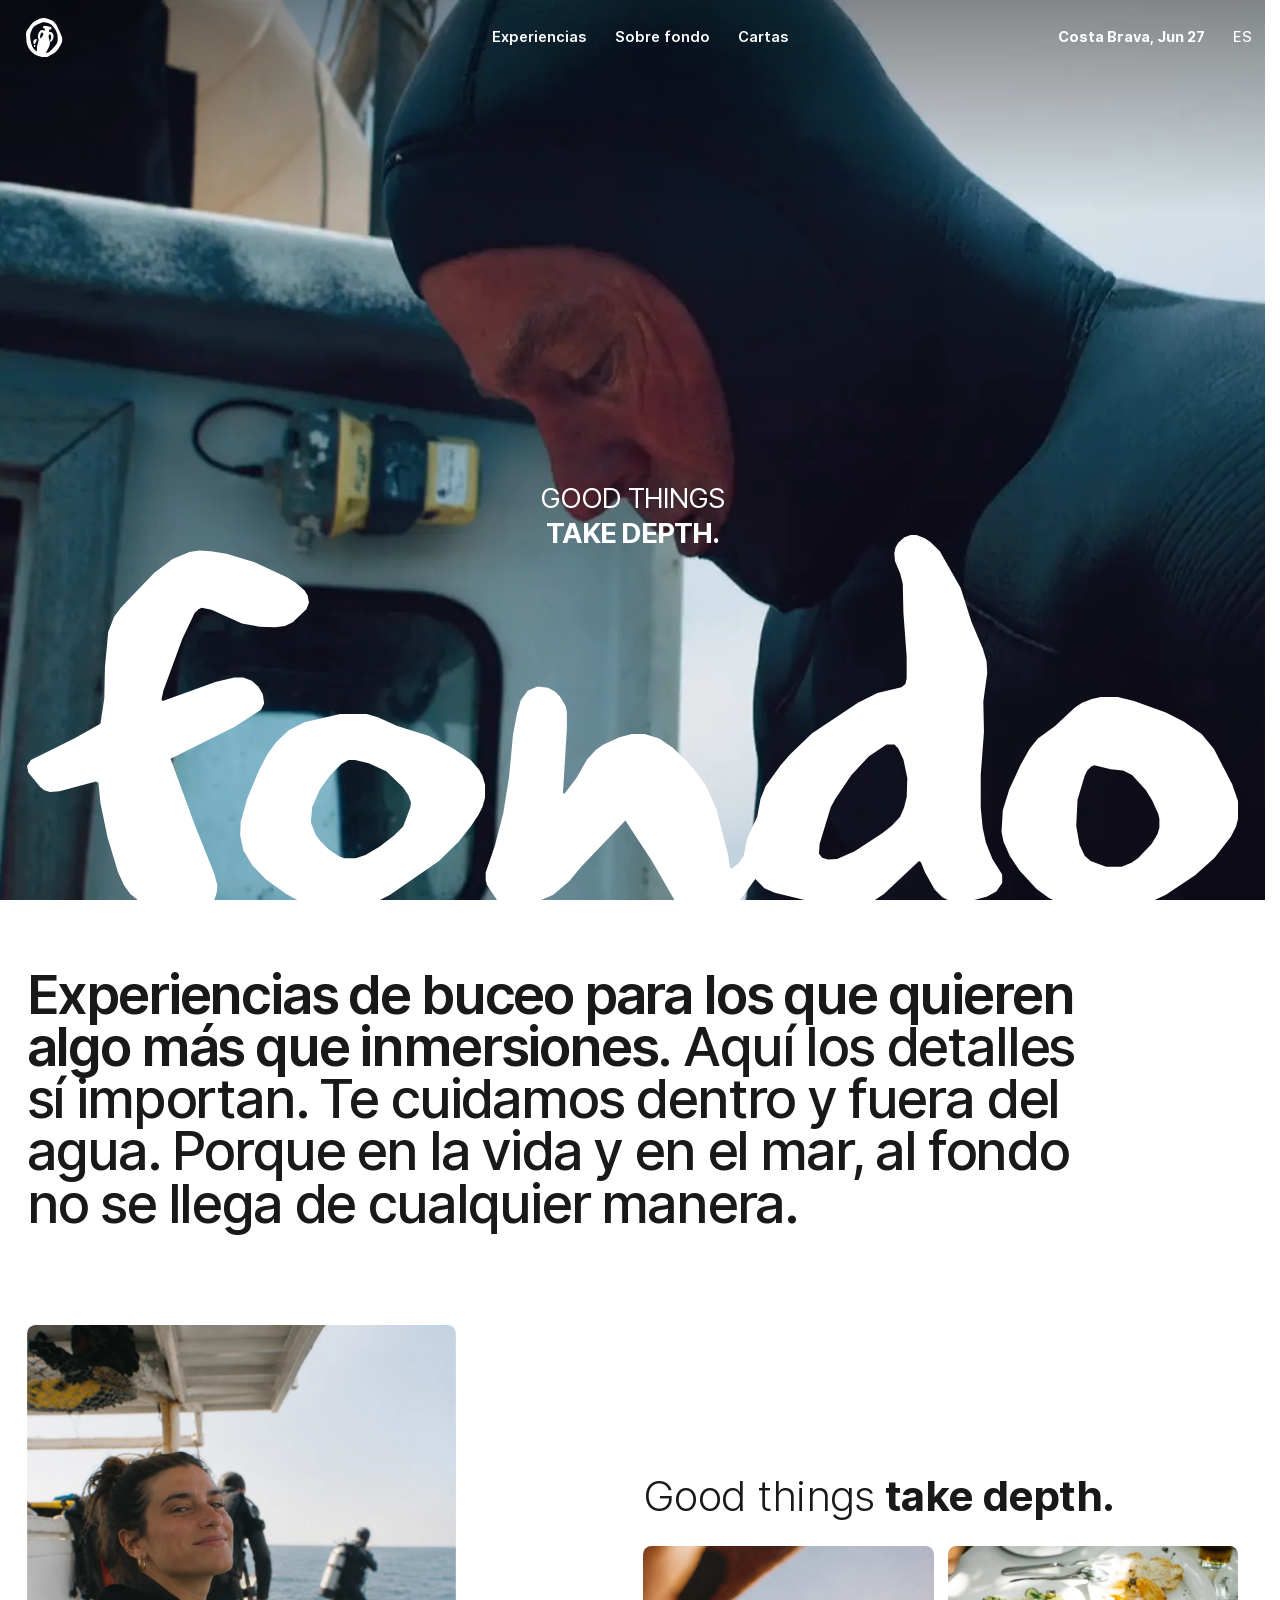
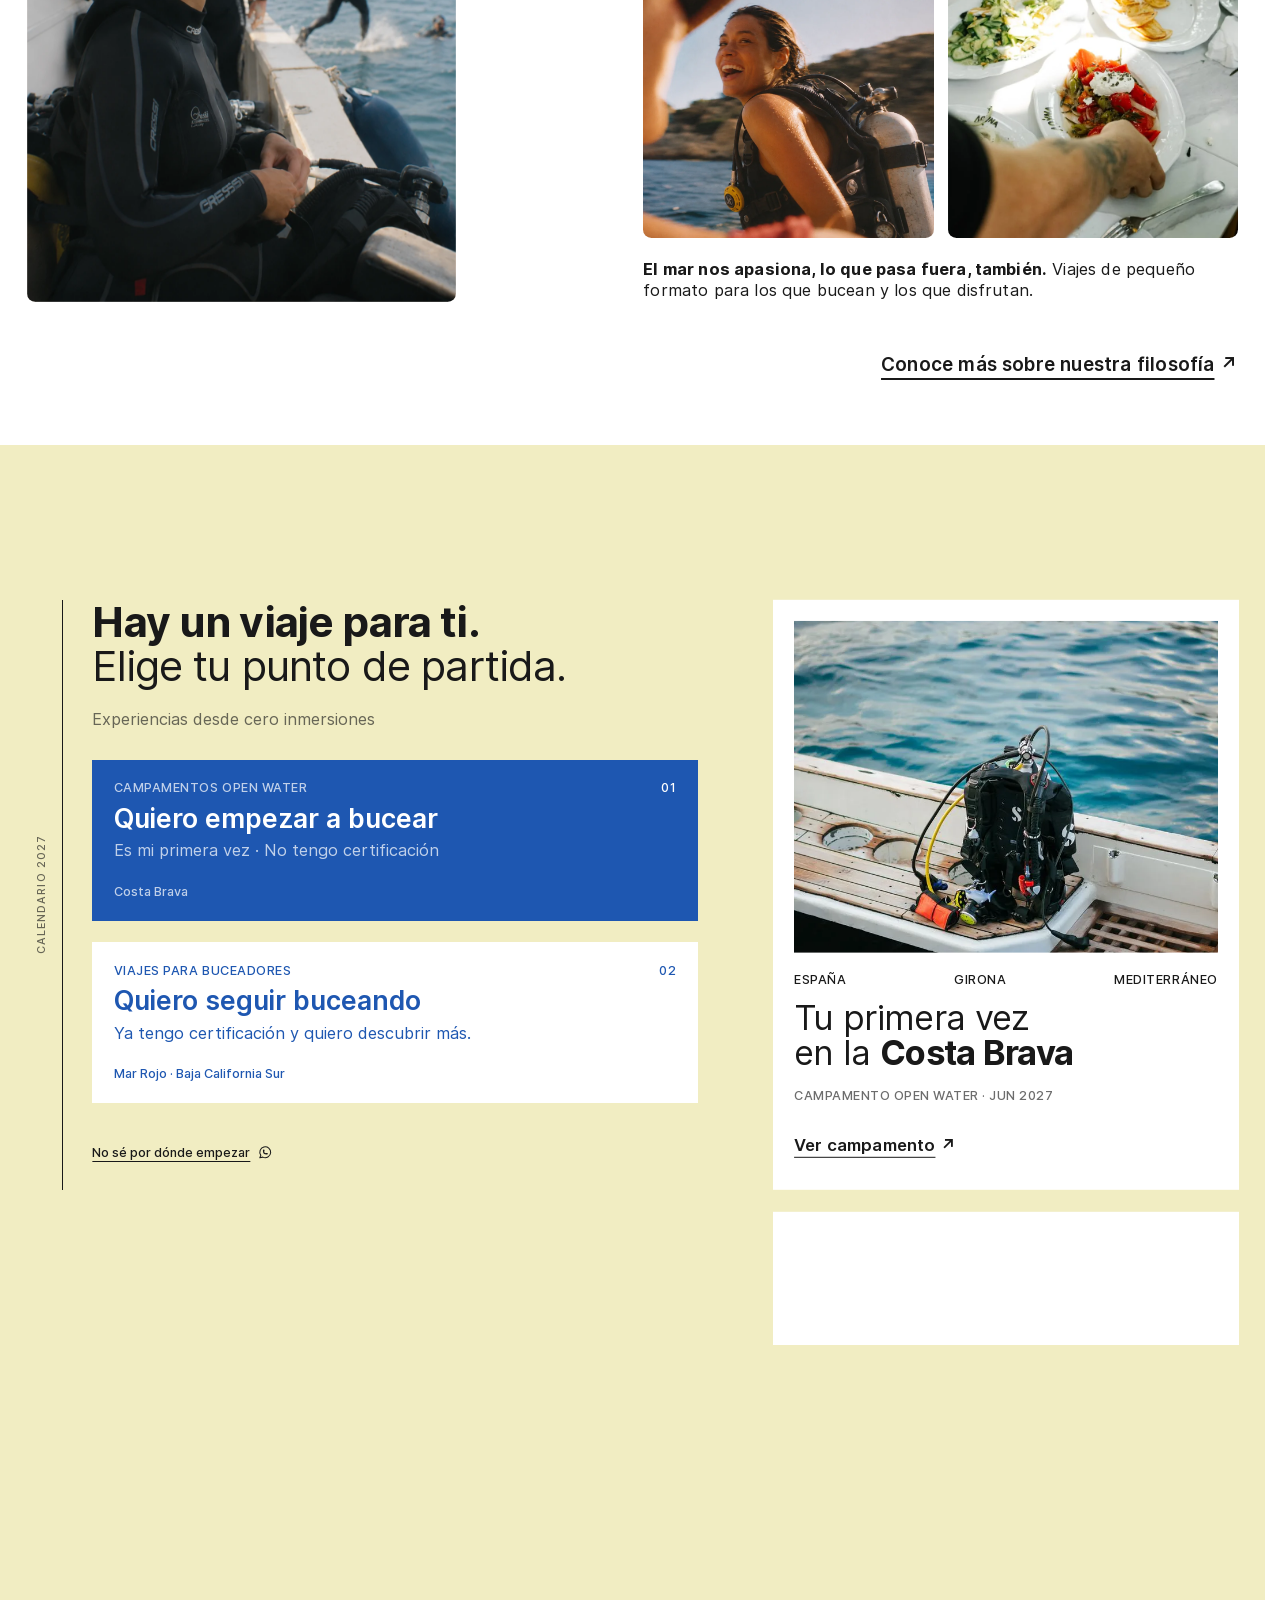
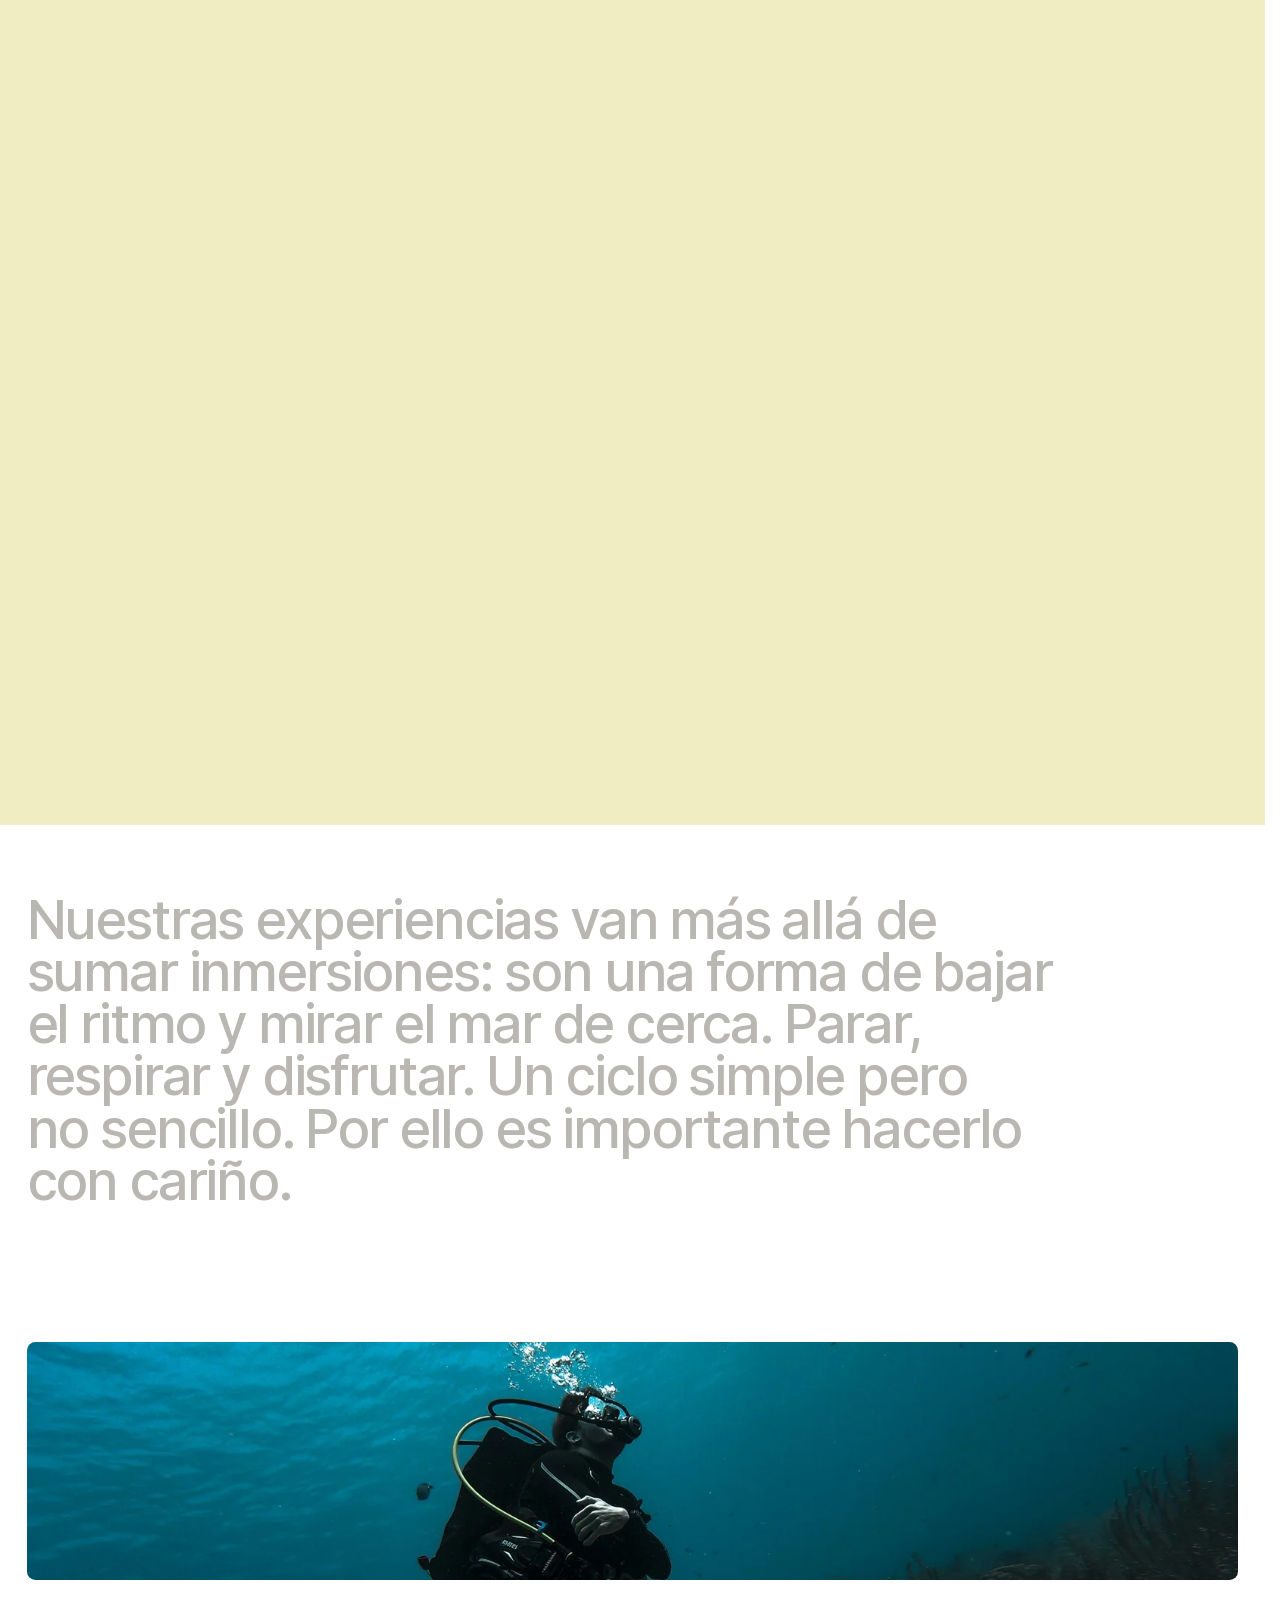
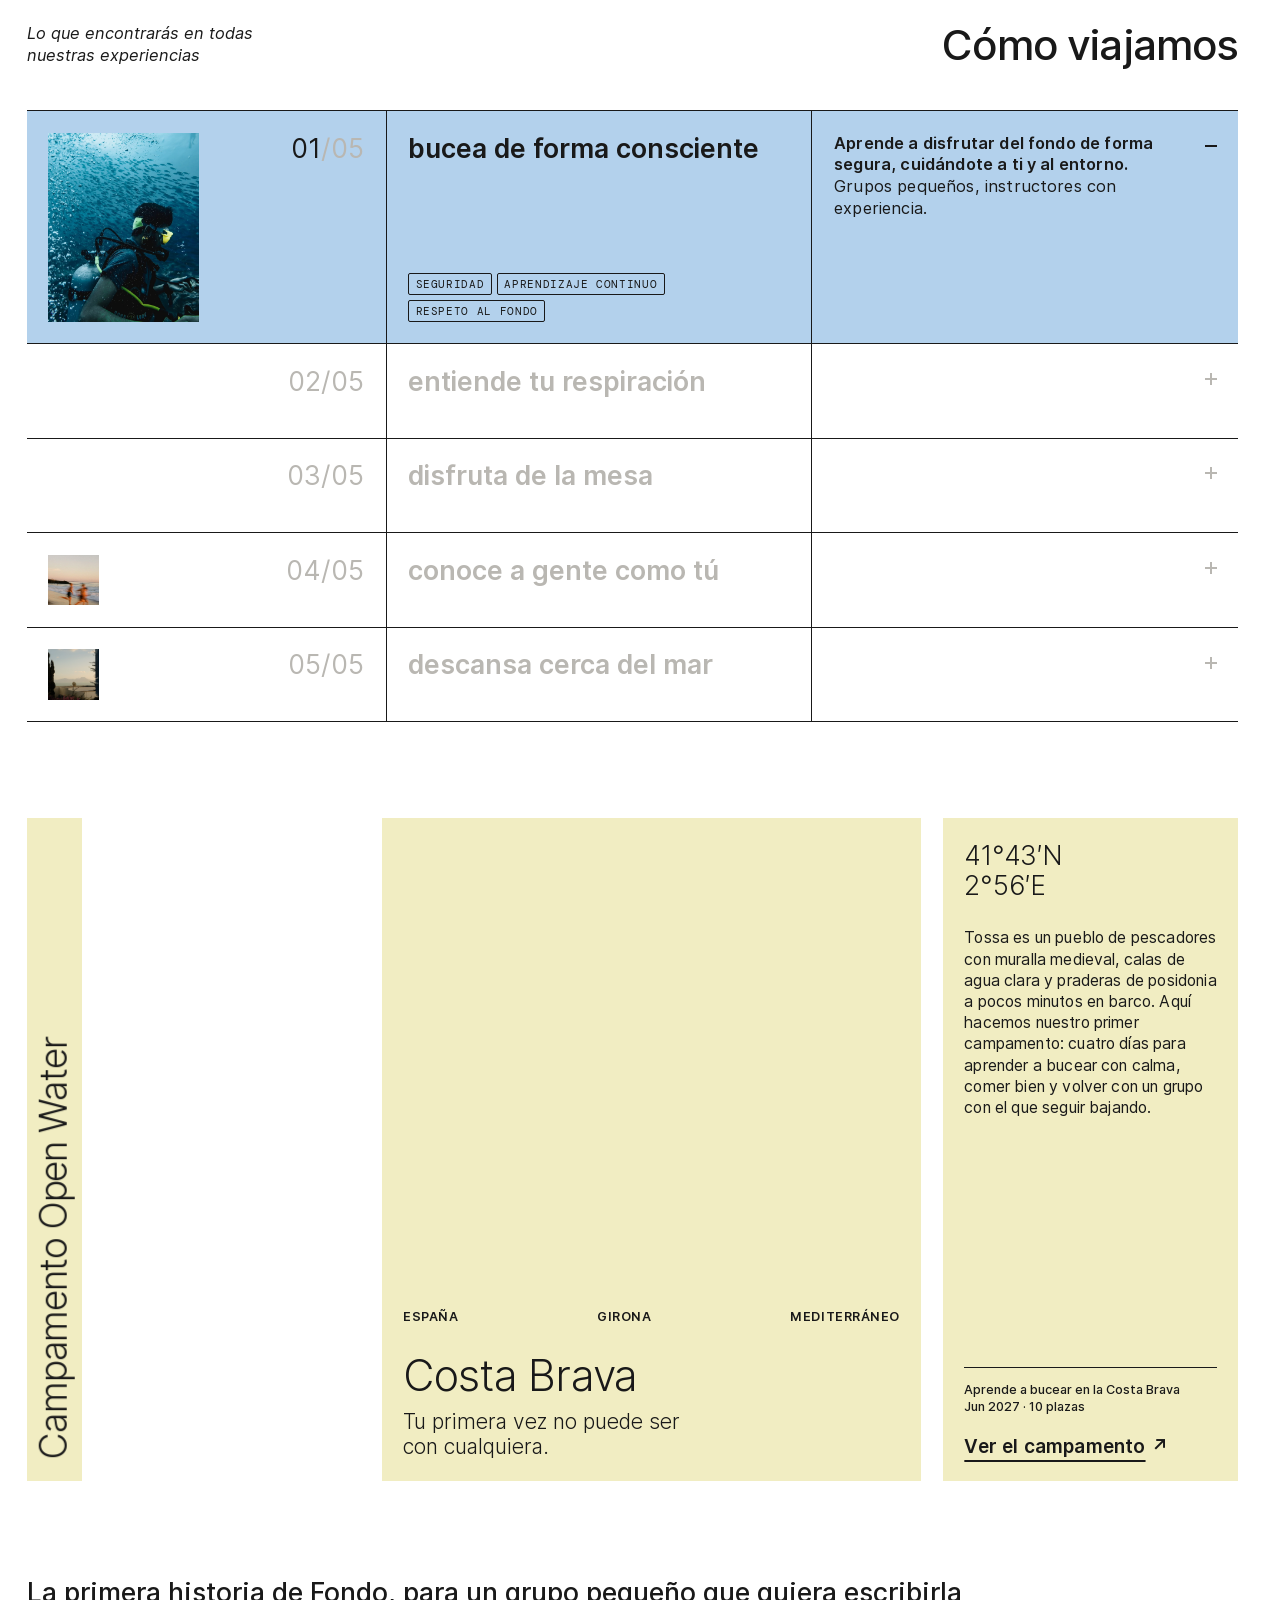
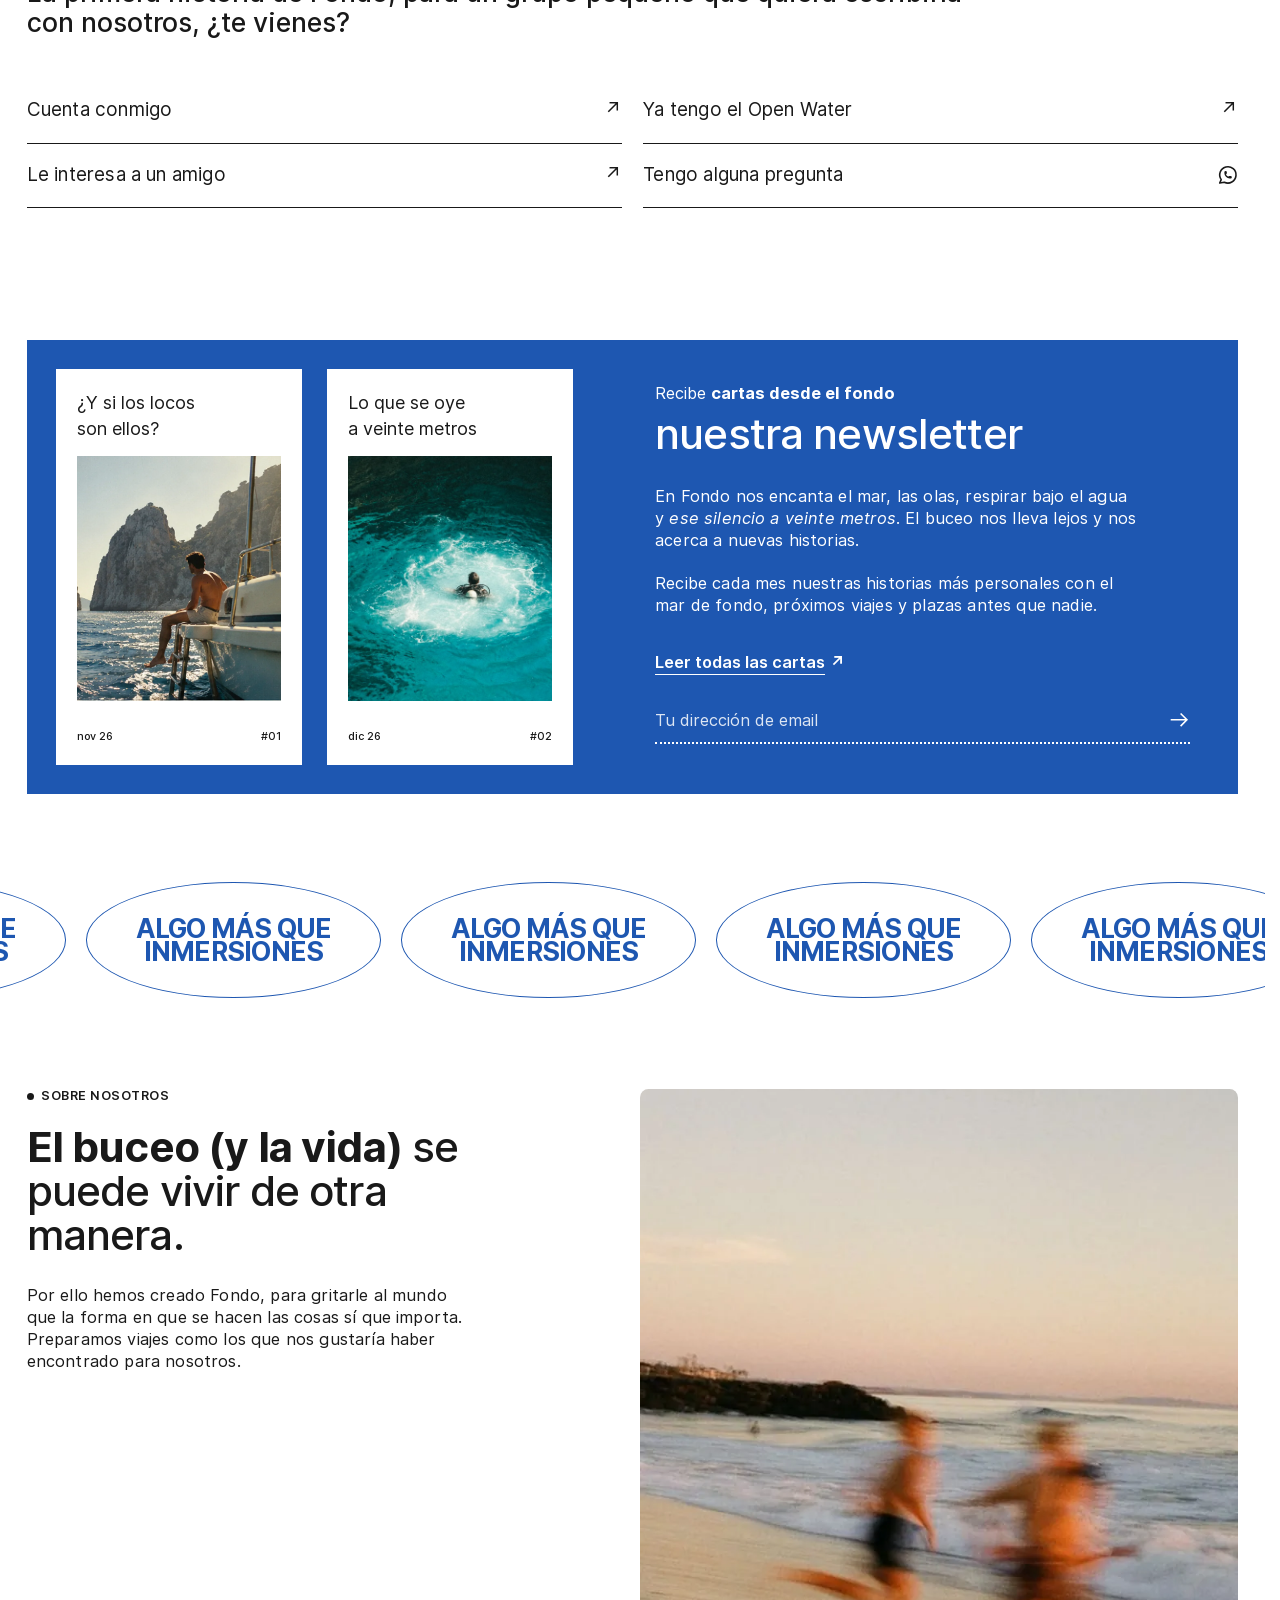
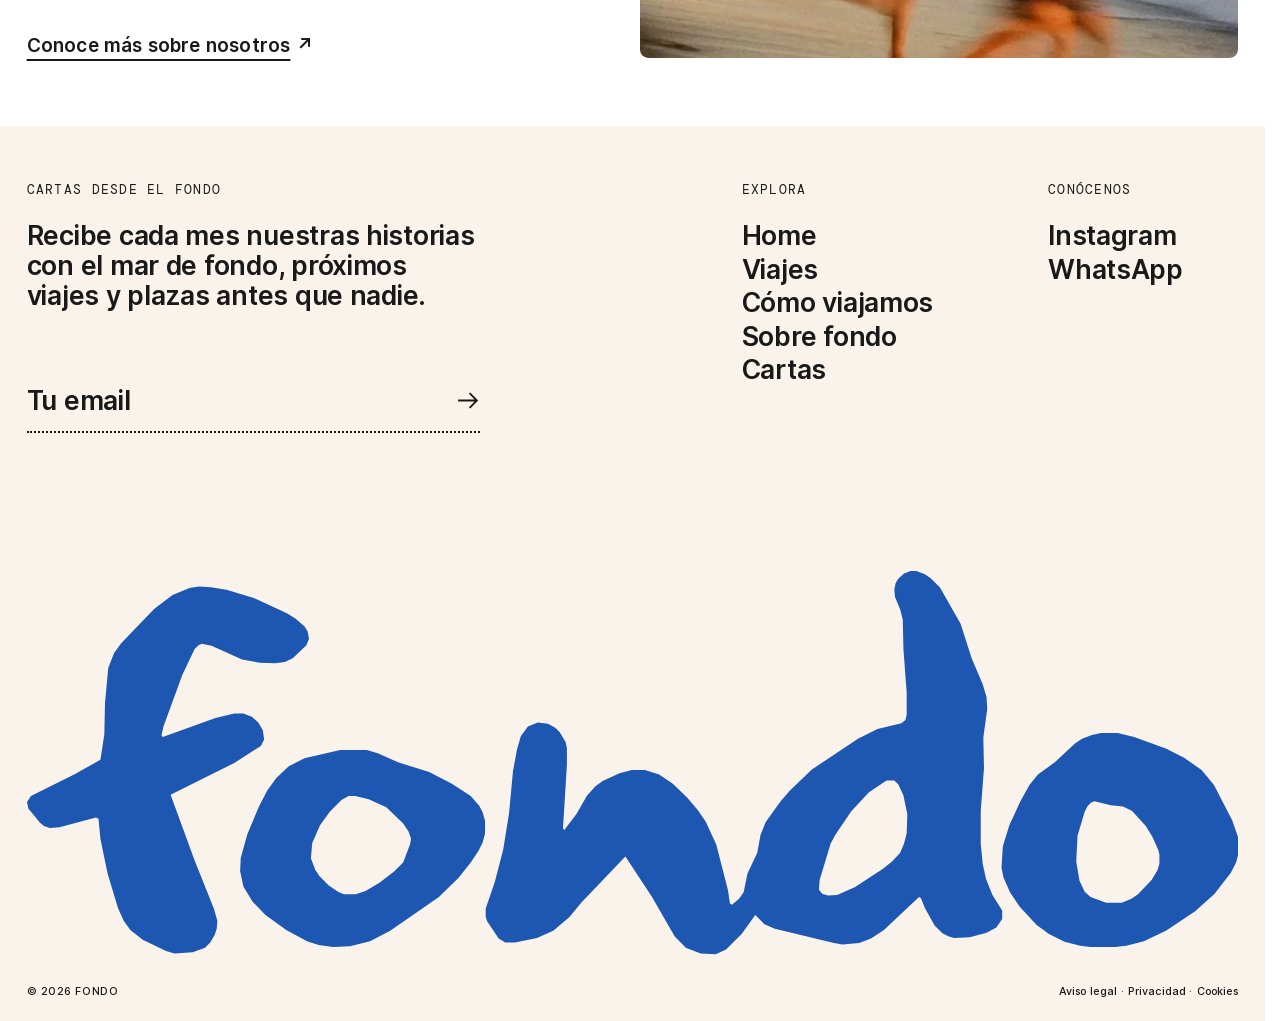
<file: index.html>
<!doctype html>
<html lang="es">
<head>
  <meta charset="utf-8">
  <meta name="viewport" content="width=device-width, initial-scale=1, viewport-fit=cover">
  <title>Fondo · Experiencias de buceo para los que quieren algo más que inmersiones</title>
  <meta name="description" content="Experiencias de buceo en grupos pequeños. Te cuidamos dentro y fuera del agua: buceo consciente, buena mesa y gente con la que seguir bajando. Good things take depth.">
  <meta name="theme-color" content="#191919" data-default="#191919">
  <meta property="og:title" content="Fondo · Good things take depth.">
  <meta property="og:description" content="Experiencias de buceo para los que quieren algo más que inmersiones.">
  <meta property="og:type" content="website">
  <meta property="og:image" content="https://meetfondo.com/assets/img/og-fondo.jpg">
  <meta property="og:image:width" content="1200">
  <meta property="og:image:height" content="630">
  <meta property="og:url" content="https://meetfondo.com/">
  <meta property="og:locale" content="es_ES">
  <meta name="twitter:card" content="summary_large_image">
  <!-- Versión en pruebas: que no la indexen los buscadores. Quitar al lanzar. -->
  <meta name="robots" content="noindex, nofollow">
  <!-- Favicon: SVG que cambia solo (isotipo negro con tema claro, blanco con tema oscuro).
       Los navegadores que no leen SVG usan el .ico (negro). -->
  <link rel="icon" href="/favicon.ico?v=fe84fd92" sizes="32x32">
  <link rel="icon" href="assets/favicon.svg?v=fe84fd92" type="image/svg+xml">
  <link rel="manifest" href="/site.webmanifest?v=fe84fd92">
  <link rel="apple-touch-icon" href="assets/apple-touch-icon.png?v=fe84fd92">
  <link rel="stylesheet" href="css/styles.css?v=b3240bed">
  <script>
    /* Antes del primer pintado: decide si se ve el loader.
       ONCE = true lo enseña solo en la primera visita de cada sesión (recomendado en producción). */
    (function (d) {
      var h = d.documentElement, ONCE = true, seen = false;
      h.classList.add('js');
      try { seen = sessionStorage.getItem('fondo-loader-visto') === '1'; } catch (e) {}
      if (ONCE && seen) { h.classList.add('no-loader'); return; }
      h.classList.add('is-loading');
      var m = d.querySelector('meta[name="theme-color"]'); if (m) m.content = '#faf3eb';
    })(document);
  </script>
  <script src="js/loader.js?v=e2feaa2e" defer></script>
  <script src="js/main.js?v=9a4d8f3f" defer></script>
</head>
<body>

<!-- ============ Loader: «fondo» → ánfora → telón (js/loader.js) ============ -->
<div id="fondo-loader" class="fl" role="status" aria-label="Cargando">
  <svg class="fl-logo" viewBox="0 0 400 400" aria-hidden="true" focusable="false">
    <defs>
      <filter id="fl-liquid" filterUnits="userSpaceOnUse" x="-40" y="-40" width="480" height="480" color-interpolation-filters="sRGB">
        <feTurbulence type="fractalNoise" baseFrequency="0.011" numOctaves="2" seed="4" result="noise"/>
        <feDisplacementMap in="SourceGraphic" in2="noise" scale="0" xChannelSelector="R" yChannelSelector="G" result="disp"/>
        <feGaussianBlur in="disp" stdDeviation="0" result="blur"/>
        <feColorMatrix in="blur" type="matrix" values="1 0 0 0 0 0 1 0 0 0 0 0 1 0 0 0 0 0 1 0"/>
      </filter>
    </defs>
    <g class="fl-stage">
      <g class="fl-word">
        <path fill-rule="evenodd" clip-rule="evenodd" d="M 304.09,243.74 L 324.59,251.33 L 336.31,257.24 L 347.6,265.25 L 355.55,274.96 L 367.27,297.73 L 371.03,308.7 L 371.45,318.83 L 369.78,325.16 L 366.43,331.91 L 355.97,345.41 L 343.42,356.79 L 324.59,369.45 L 310.37,376.21 L 299.08,379.16 L 291.96,380 L 276.06,380 L 269.37,379.16 L 259.33,376.63 L 249.29,371.56 L 241.34,365.65 L 230.46,353.84 L 224.19,344.56 L 220,334.86 L 218.75,328.53 L 219.59,314.61 L 223.77,301.11 L 230.88,285.5 L 236.74,274.96 L 242.18,268.2 L 253.05,260.19 L 266.03,247.95 L 270.63,245 L 276.9,242.47 L 282.76,241.21 L 293.64,241.21 L 304.09,243.74 M 206.62,209.56 L 209.13,218 L 209.54,225.6 L 207.03,244.16 L 207.45,263.99 L 205.36,291.83 L 205.36,312.92 L 206.62,326 L 208.71,335.7 L 212.89,346.25 L 219.17,356.37 L 219.17,361.86 L 215.4,367.34 L 209.13,370.72 L 198.25,373.67 L 188.21,374.1 L 184.86,373.25 L 180.68,371.14 L 175.66,366.08 L 169.38,354.69 L 166.87,348.36 L 165.62,347.52 L 143.03,369.03 L 134.66,374.52 L 127.13,377.47 L 116.25,378.31 L 110.81,377.47 L 72.74,368.19 L 66.05,365.23 L 61.86,361.02 C 61.65,360.47 61.41,359.89 61.12,359.29 L 60.72,358.49 L 60.34,357.79 C 59.47,356.26 58.48,354.98 57.44,353.89 C 56.65,352.77 55.87,351.81 55.13,350.97 C 54.83,350.63 54.56,350.34 54.35,350.12 C 53.46,348.79 52.6,347.73 52.02,347.06 C 51.8,346.8 51.59,346.57 51.41,346.36 L 52.66,344.56 L 55.17,332.33 L 61.45,318.83 L 63.54,307.44 L 66.89,299 L 76.51,285.5 L 82.36,278.75 L 96.59,264.83 L 126.29,245 L 138.84,238.67 L 154.32,234.88 L 156.83,232.77 L 157.67,229.39 L 157.67,215.05 L 161.9,209.56 C 166.6,208.75 171.37,211.39 180.95,209.55 C 188.9,208.03 193.69,204.15 203.85,200.34 L 206.62,209.56 M 276.48,286.34 L 273.97,288.87 L 272.3,292.25 L 267.7,307.86 L 266.86,324.73 L 268.95,336.97 L 272.3,344.14 L 276.06,347.52 L 286.1,351.31 L 296.15,351.31 L 302.42,348.78 L 306.6,345.83 L 315.39,336.55 L 319.15,330.22 L 320.41,326 L 320.41,320.09 L 319.57,316.72 L 315.81,308.28 L 311.62,301.53 L 302.84,291.83 L 296.98,288.87 L 289.03,288.03 L 278.57,285.5 L 276.48,286.34 M 133.4,279.59 L 122.11,291.83 L 111.65,307.44 L 108.72,312.92 L 101.61,336.55 L 101.19,342.88 L 103.28,345.41 L 107.05,346.67 L 112.91,346.25 L 124.2,341.19 L 142.19,329.38 L 148.05,324.73 L 153.48,318.83 L 156,312.92 L 157.67,306.17 L 158.09,293.94 L 155.58,281.7 L 152.23,274.53 L 149.72,272 L 144.7,272 L 133.4,279.59"/>
        <path fill-rule="evenodd" clip-rule="evenodd" d="M 275.4,85.51 L 278.79,87.38 L 280.94,89.55 L 283.71,94.21 L 284.33,97 L 284.33,105.08 L 282.48,135.5 L 283.1,136.13 L 288.95,128.36 L 293.87,119.67 L 297.87,115.32 L 301.26,112.84 L 309.26,109.11 L 315.11,107.56 L 321.26,107.56 L 328.04,109.73 L 334.5,114.08 L 341.27,120.6 L 346.5,126.81 L 350.2,132.4 L 355.12,143.27 L 360.66,165 L 361.58,171.21 L 362.21,171.63 C 361.96,172.43 361.77,173.31 361.66,174.28 C 361.62,174.62 361.45,176.05 361.63,177.71 C 361.65,177.94 361.71,178.5 361.87,179.26 C 361.87,179.27 361.86,179.28 361.86,179.29 C 361.73,179.66 361.62,180 361.55,180.24 C 361.4,180.74 361.24,181.3 361.09,181.84 C 360.82,182.85 360.4,184.44 359.99,185.94 C 359.37,188.28 359.23,189.49 358.96,191.6 C 358.9,192.16 358.78,192.91 358.66,193.73 L 354.81,195.43 L 347.73,195.12 L 340.66,192.32 L 335.42,187.04 L 324.65,168.11 L 312.03,148.86 L 291.1,170.9 L 285.56,177.73 L 277.86,184.25 L 270.17,187.67 L 259.71,189.84 L 255.09,189.84 L 252.01,187.98 L 246.47,179.59 L 245.85,177.42 L 245.85,173.7 L 250.16,160.97 L 254.17,145.44 L 256.93,128.05 L 258.78,108.18 L 260.63,97.93 L 262.48,91.41 L 265.86,86.76 L 270.48,84.89 L 275.4,85.51 M 115.66,20.31 L 123.04,21.55 L 135.66,25.28 L 151.67,32.73 L 155.67,35.22 L 159.98,38.94 L 161.52,41.42 L 162.13,44.84 L 160.9,47.95 L 154.44,54.15 L 150.75,56.02 L 146.13,56.64 L 138.74,56.33 L 130.43,54.78 L 115.96,48.26 L 111.35,47.32 L 109.81,47.95 L 107.96,49.81 L 102.11,62.23 L 93.19,86.76 L 92.26,91.1 L 92.88,91.73 L 117.81,82.72 L 126.74,80.55 L 131.05,80.55 L 135.05,82.1 L 138.12,84.89 L 140.28,88.62 L 140.9,92.97 L 139.36,96.07 L 126.74,104.14 L 96.57,119.36 L 107.96,150.72 L 117.19,174.01 L 118.73,179.59 L 118.43,183.32 L 117.5,186.11 L 115.35,189.84 L 112.89,192.32 L 107.04,194.5 L 98.42,195.12 L 94.42,193.88 L 83.34,188.6 L 77.49,183.94 L 74.41,179.59 L 71.64,173.39 L 66.72,156.93 L 63.33,140.47 L 62.41,130.85 L 61.18,130.22 L 43.94,134.88 L 39.32,135.19 L 36.55,134.26 L 34.71,132.71 L 29.16,125.88 L 28.55,122.77 L 30.4,119.98 L 51.33,109.42 L 63.33,102.59 L 65.18,90.48 L 65.49,75.58 L 67.02,58.81 L 69.8,51.67 L 73.18,47.01 L 88.88,30.56 L 97.5,24.04 L 105.5,20.62 L 110.12,20 L 115.66,20.31 M 194.76,99.49 L 204.3,103.84 L 219.07,108.49 L 229.85,114.08 L 238.77,119.98 L 242.78,124.64 L 244.32,127.43 L 245.55,131.78 L 245.55,137.99 L 244.32,142.33 L 242.47,146.06 L 238.77,151.65 L 232.93,159.1 L 223.69,168.11 L 200.61,184.25 L 191.07,189.22 L 181.53,191.7 L 173.52,192.01 L 166.75,191.08 L 161.21,189.22 L 151.36,183.94 L 141.51,176.8 L 135.35,170.28 L 131.05,163.14 L 129.51,155.69 L 129.82,149.48 L 132.89,138.3 L 138.43,124.95 L 142.43,117.18 L 146.74,111.29 L 152.59,105.7 L 159.98,101.97 L 176.91,97.93 L 189.53,97.93 L 194.76,99.49 M 363.1,176.68 C 363.09,176.69 363.08,176.7 363.07,176.72 C 363.09,176.7 363.09,176.7 363.1,176.68 C 363.1,176.68 363.09,176.69 363.1,176.68 M 177.52,121.84 L 171.98,127.43 L 167.37,133.95 L 163.67,142.33 L 163.06,149.79 L 165.21,155.37 L 167.06,158.17 L 171.37,162.52 L 176.29,165.93 L 178.75,166.86 L 184.3,166.86 L 188.91,165.31 L 195.68,161.28 L 202.46,156 L 206.76,151.65 L 210.15,142.64 L 210.46,140.16 L 209.23,136.75 L 206.76,133.02 L 198.76,125.26 L 190.45,121.53 L 183.99,119.98 L 180.91,119.98 L 177.52,121.84"/>
      </g>
      <g class="fl-iso">
        <path fill-rule="evenodd" clip-rule="evenodd" d="M 117.86,265.62 C 117.06,265.19 116.2,264.95 115.28,264.93 C 114.36,264.9 113.43,265.07 112.49,265.42 C 111.55,265.77 110.75,266.27 110.09,266.91 C 109.43,267.54 108.89,268.3 108.44,269.18 C 108,270.07 107.66,271.35 107.41,273.04 C 107.15,274.74 107.09,276.31 107.21,277.76 C 107.33,279.21 107.66,280.6 108.18,281.93 C 108.7,283.26 109.23,284.15 109.77,284.61 C 110.3,285.06 110.95,285.3 111.7,285.31 C 112.46,285.33 113.25,285.02 114.07,284.39 C 114.89,283.77 115.88,282.22 117.03,279.75 C 118.17,277.29 118.98,274.84 119.43,272.4 C 119.89,269.96 119.94,268.33 119.59,267.51 C 119.23,266.69 118.66,266.06 117.86,265.62 M 104.77,255.42 C 105.81,257.58 106.58,258.74 107.1,258.89 C 107.62,259.04 108.79,258.74 110.6,257.99 C 112.42,257.24 113.91,256.38 115.08,255.4 C 116.25,254.41 117.59,253.01 119.1,251.17 C 120.61,249.34 122.68,245.63 125.3,240.04 C 127.93,234.44 129.63,230.44 130.42,228.02 C 131.2,225.61 131.84,223.14 132.33,220.63 C 132.82,218.12 132.91,216.17 132.58,214.78 C 132.26,213.39 131.68,212.51 130.84,212.15 C 130.01,211.79 129.06,211.65 128,211.73 C 126.95,211.8 124.93,212.27 121.96,213.13 C 118.99,213.99 116.03,215.24 113.08,216.9 C 110.13,218.56 108.12,219.96 107.04,221.1 C 105.96,222.24 105.02,223.62 104.21,225.23 C 103.4,226.85 102.81,229.14 102.42,232.12 C 102.04,235.09 102.07,239.18 102.53,244.38 C 102.98,249.58 103.73,253.26 104.77,255.42"/>
        <path d="M 191.89,379.44 C 184.92,378.13 176.38,375.47 165.68,371.3 C 160.69,369.35 152.76,366.74 148.04,365.49 C 114.45,356.53 88.73,337.96 66.89,306.88 C 46.6,278.02 38.66,253.54 37.61,216.55 C 37.3,205.79 36.34,191.81 35.47,185.48 C 32.74,165.65 35.21,147.76 42.46,134.72 C 44.27,131.49 49.01,124.75 53.01,119.76 C 57,114.77 62.17,107.57 64.49,103.78 C 71.68,92.01 79.93,81.06 89.07,71.19 C 102.56,56.62 111.43,50.38 131.97,41.04 C 137.6,38.47 143.99,35.34 146.16,34.08 C 162.75,24.42 178.62,19.83 194.91,20 C 207.59,20.13 216.96,22.12 231.25,27.74 C 236.76,29.9 247.4,34.08 254.88,37.02 C 274.19,44.61 284.35,51.17 296.71,64.01 C 308.33,76.08 315.27,87.32 326.93,112.98 C 331.25,122.48 336.29,133.16 338.16,136.7 C 340.02,140.26 343.63,148.28 346.19,154.54 C 348.74,160.8 353.5,172.38 356.76,180.3 C 364.57,199.3 366.15,206.61 365.47,220.58 C 364.61,238.63 360.21,249.83 341.02,282.89 C 318.49,321.67 301.77,338.21 272.04,351.17 C 262.24,355.44 254.5,359.87 244.96,366.66 C 238.71,371.1 229.2,375.69 221.12,378.16 C 215.63,379.84 198.07,380.61 191.89,379.44 M 225.15,337.35 C 232.38,336.32 240.43,333.54 246.85,329.86 C 257.24,323.91 292.48,286.11 307.57,264.75 C 314.18,255.39 319.66,242.68 322.01,231.3 C 324.57,218.92 323.49,185.7 320.07,171.09 C 313.7,143.93 304.21,125.94 282.53,99.93 C 262.19,75.53 254.08,70.97 214.57,61.73 C 200.47,58.43 187.43,59.01 175.26,63.5 C 159.85,69.16 123.5,86.02 116.72,90.65 C 105.31,98.44 94.25,112.27 87.84,126.79 C 85.21,132.74 78.01,153.13 74.64,164.19 C 71.06,175.89 71.09,191.24 74.73,216.55 C 77.95,238.98 81.05,251.41 87.51,267.95 C 95.92,289.47 102.98,300.73 114.96,311.74 C 120.57,316.87 132.22,325.29 133.73,325.29 C 134.12,325.29 134.44,316.61 134.44,306.02 C 134.44,295.11 135.01,283.24 135.75,278.69 C 137.51,267.86 143.4,245.24 146.59,237.02 C 150.63,226.63 150.72,221.7 147.03,209.64 C 143.29,197.43 142.15,184.2 143.97,174.21 C 145.84,163.93 152.58,149.62 158.87,142.6 C 170.47,129.63 180.46,127.22 194.08,134.09 C 198.05,136.09 201.55,137.72 201.87,137.72 C 202.68,137.72 205.43,129.96 206.53,124.5 C 207.35,120.47 207.2,119.63 205.37,117.87 C 204.21,116.77 202.49,115.86 201.55,115.86 C 200.61,115.86 197.48,114.51 194.61,112.88 C 189.5,109.97 189.37,109.78 189.37,104.89 C 189.37,101.26 190.03,98.99 191.8,96.65 C 194.17,93.5 194.54,93.41 205.96,93.03 C 222.64,92.48 246.88,96.8 259.54,102.59 C 267.14,106.06 269.08,115.87 263.43,122.32 C 261.39,124.65 260.04,125.07 254.48,125.07 C 250.89,125.07 247.74,125.46 247.48,125.94 C 246.47,127.79 243.84,144.55 244.32,146 C 244.7,147.14 246.86,147.41 252.85,147.1 C 270.07,146.22 279.39,154.41 284.66,175.1 C 288.76,191.21 282.57,212.61 268.65,230.46 C 260.86,240.44 258.23,241 255.51,233.24 C 253.66,227.99 254.08,226.02 259.76,212.69 C 264.97,200.48 265.75,194.83 263.51,185.63 C 259.5,169.15 248.28,162.38 243.28,173.42 C 242.27,175.67 241.44,181.42 241.07,188.91 C 240.48,200.79 240.48,200.82 244.11,209.41 C 255.94,237.49 255.76,257.2 243.43,285 C 237.31,298.81 227.1,318.03 220.22,328.69 C 215.01,336.78 214.38,339.42 217.84,338.61 C 219.09,338.32 222.38,337.75 225.15,337.35 M 173.44,200.14 C 187.41,186.47 193.71,173.15 191.52,161.97 C 190.18,155.18 186.95,151.53 182.28,151.53 C 171.04,151.53 162.37,171.36 163.38,194.73 C 163.77,203.57 164.47,206.79 166,206.76 C 166.38,206.74 169.72,203.76 173.44,200.14"/>
      </g>
      <g class="fl-morph"></g>
    </g>
  </svg>
</div>


<!-- Sprite: marca. Se usa con <use href="#..."> y hereda currentColor -->
<svg width="0" height="0" style="position:absolute" aria-hidden="true" focusable="false">
  <defs>
    <path id="wm-path" fill="currentColor" fill-rule="evenodd" clip-rule="evenodd" d="M503.918 255.605L482.523 241.57L456.699 228.272L421.285 217.192L398.413 206.849L385.871 203.155H355.62L315.042 212.759L297.335 221.624L283.316 234.922L272.986 248.957L263.395 267.426L250.114 299.192L242.737 325.787L241.999 340.561L245.688 358.291L256.017 375.282L270.773 390.797L294.383 407.788L317.993 420.347L331.273 424.779L347.505 426.995L366.687 426.256L389.559 420.347L412.431 408.526L467.767 370.111L489.9 348.687L503.918 330.958L512.772 317.661L517.199 308.796L520.151 298.454V283.678L517.199 273.335L513.509 266.687L503.918 255.605ZM365.212 255.605H372.589L388.084 259.3L408.004 268.165L427.187 286.633L433.09 295.498L436.041 303.624L435.303 309.535L427.187 330.958L416.857 341.3L400.627 353.859L384.394 363.463L373.328 367.156H360.047L354.145 364.941L342.34 356.813L332.01 346.472L327.584 339.823L322.419 326.526L323.895 308.796L332.749 288.85L343.815 273.335L357.096 260.039L365.212 255.605ZM1238.77 183.947H1219.59L1209.26 186.164L1198.19 190.596L1190.07 195.768L1167.2 217.192L1148.02 231.227L1138.43 243.048L1128.1 261.516L1115.56 288.85L1108.18 312.489L1106.7 336.868L1108.92 347.949L1116.29 364.941L1127.36 381.193L1146.54 401.878L1160.56 412.219L1178.27 421.086L1195.98 425.517L1207.78 426.995H1235.82L1248.36 425.517L1268.28 420.347L1293.37 408.526L1326.57 386.364L1348.7 366.417L1367.15 342.778L1373.05 330.958L1376 319.876L1375.26 302.146L1368.62 282.939L1347.96 243.048L1333.95 226.057L1314.02 212.02L1293.37 201.677L1257.21 188.381L1238.77 183.947ZM1212.21 261.516L1230.65 265.948L1244.67 267.426L1255 272.598L1270.49 289.589L1277.87 301.408L1284.51 316.183L1285.99 322.093V332.435L1283.77 339.823L1277.13 350.904L1261.64 367.156L1254.26 372.328L1243.2 376.76H1225.49L1207.78 370.111L1201.14 364.202L1195.24 351.643L1191.55 330.219L1193.02 300.67L1201.14 273.335L1204.09 267.426L1208.52 262.994L1212.21 261.516ZM208.797 18.4686L195.518 17.7299L184.45 19.2073L165.267 27.3335L144.609 42.8473L106.981 82.0007L98.8655 93.0819L92.2252 110.073L88.5361 149.966L87.7984 185.425L83.3716 214.236L54.5973 230.488L4.42681 255.605L0 262.255L1.4756 269.642L14.756 285.894L19.1829 289.589L25.823 291.804L36.8901 291.066L78.207 279.985L81.1581 281.463L83.3716 304.363L91.4873 343.517L103.292 382.671L109.932 397.445L117.311 407.788L131.329 418.869L157.89 431.427L167.481 434.382L188.139 432.905L202.158 427.734L208.06 421.823L213.225 412.958L215.439 406.31L216.176 397.445L212.487 384.148L190.353 328.742L163.055 254.129L235.358 217.929L265.609 198.723L269.298 191.335L267.821 180.992L262.658 172.127L255.279 165.479L245.688 161.786H235.358L213.962 166.957L154.201 188.381L152.725 186.903L154.938 176.56L176.334 118.199L190.353 88.6494L194.78 84.217L198.469 82.7396L209.536 84.9557L244.212 100.469L264.133 104.163L281.84 104.902L292.907 103.424L301.761 98.9919L317.254 84.217L320.205 76.8295L318.73 68.7034L315.042 62.7933L304.712 53.9285L295.121 48.0184L256.755 30.2885L226.505 21.4236L208.797 18.4686ZM1036.61 18.4686L1026.28 8.1262L1019.64 3.69373L1010.05 0H1003.41L996.032 2.95498L989.392 8.86494L986.441 14.0362L984.965 20.6849L985.703 29.5498L991.606 43.586L994.557 55.4059L995.294 88.6494L998.983 138.145V163.262L997.508 169.173L993.081 172.866L965.782 179.516L943.648 190.596L891.264 225.318L866.179 249.696L855.849 261.516L838.881 285.155L832.979 299.931L829.289 319.876L818.221 343.517L813.795 364.941L808.63 372.328L800.514 378.976L798.302 377.499L796.088 362.724L782.807 311.011L771.002 285.155L762.149 271.859L749.606 257.083L733.374 241.57L717.881 231.227L701.65 226.057H686.894L672.875 229.75L653.692 238.614L645.576 244.525L635.985 254.867L624.18 275.552L610.161 294.02L608.686 292.543L613.113 220.146V200.938L611.638 194.29L604.998 183.209L599.833 178.038L591.717 173.605L579.912 172.127L568.845 176.56L560.73 187.642L556.302 203.155L551.875 227.533L547.449 274.813L540.809 316.183L531.217 353.121L520.888 383.41V392.274L522.363 397.445L535.644 417.391L543.021 421.823H554.089L579.174 416.652L597.619 408.526L616.064 393.013L629.345 376.76L679.515 324.309L709.765 370.111L735.588 415.175L748.132 427.734L765.1 434.382L782.07 435.121L793.874 429.951L811.581 412.219L827.075 390.797L837.405 401.139L849.21 406.31L916.35 422.562L925.941 424.04L945.124 422.562L958.404 417.391L973.16 407.788L1013 370.111L1015.22 371.589L1019.64 382.671L1030.71 402.617L1039.56 411.482L1046.94 415.175L1052.84 416.652L1070.55 415.914L1089.73 410.743L1100.8 404.832L1107.44 395.228V385.625L1096.37 367.895L1089 349.426L1085.31 332.435L1083.09 309.535V272.598L1086.78 223.84L1086.04 189.119L1090.47 156.614L1089.73 143.317L1085.31 128.542L1072.76 98.9919L1060.22 59.8383L1036.61 18.4686ZM984.965 237.876L989.392 242.309L995.294 254.867L999.721 276.291L998.983 297.715L996.032 309.535L991.606 319.876L982.013 330.219L971.685 338.345L939.959 359.03L920.038 367.895L909.71 368.634L903.069 366.417L899.38 361.985L900.117 350.904L912.661 309.535L917.825 299.931L936.271 272.598L956.191 251.174L976.111 237.876H984.965Z"/>
    <!-- Recorte para la cabecera «tinta»: sigue al wordmark del hero (lo mueve el JS) -->
    <clipPath id="ink-clip" clipPathUnits="userSpaceOnUse"><use id="ink-clip-shape" href="#wm-path" clip-rule="evenodd"/></clipPath>
  </defs>
  <symbol id="wordmark" viewBox="0 0 1376 436"><use href="#wm-path"/></symbol>
  <symbol id="isotipo" viewBox="0 0 41 44">
    <path fill="currentColor" fill-rule="evenodd" clip-rule="evenodd" d="M10.2041 30.0187C10.1063 29.9655 10.0012 29.9373 9.88877 29.9341C9.77635 29.931 9.66273 29.9509 9.54791 29.994C9.43309 30.0371 9.33546 30.0977 9.25502 30.1757C9.17458 30.2537 9.10744 30.3465 9.05361 30.4543C8.99977 30.562 8.95744 30.7192 8.92662 30.9261C8.8958 31.1329 8.88785 31.3251 8.90277 31.5026C8.9177 31.6801 8.95714 31.85 9.02111 32.0124C9.08507 32.1747 9.14979 32.2837 9.21526 32.3393C9.28073 32.395 9.35966 32.4237 9.45205 32.4254C9.54444 32.4272 9.64087 32.3898 9.74135 32.3132C9.84182 32.2366 9.96219 32.0476 10.1025 31.7462C10.2427 31.4448 10.3407 31.1451 10.3963 30.8471C10.452 30.5491 10.4583 30.3499 10.4153 30.2494C10.3722 30.1489 10.3018 30.072 10.2041 30.0187ZM8.604 28.7721C8.73104 29.0363 8.82625 29.1776 8.88963 29.196C8.95302 29.2143 9.09564 29.1778 9.31751 29.0864C9.53938 28.995 9.72178 28.8893 9.86471 28.7692C10.0077 28.6491 10.1714 28.477 10.3559 28.253C10.5404 28.029 10.7931 27.5752 11.114 26.8916C11.4349 26.208 11.6433 25.7187 11.739 25.4235C11.8347 25.1283 11.9126 24.8272 11.9728 24.5202C12.0329 24.2132 12.0433 23.9748 12.0038 23.8049C11.9644 23.635 11.8935 23.5279 11.7913 23.4836C11.689 23.4393 11.5733 23.422 11.4441 23.4316C11.315 23.4412 11.0687 23.4984 10.7054 23.6032C10.3422 23.7079 9.98035 23.8616 9.62003 24.0641C9.25971 24.2666 9.01361 24.4376 8.88174 24.577C8.74986 24.7165 8.63457 24.8849 8.53588 25.0824C8.43718 25.2799 8.36434 25.5604 8.31735 25.924C8.27036 26.2876 8.27462 26.7871 8.33015 27.4226C8.38568 28.058 8.47696 28.5078 8.604 28.7721Z"/>
    <path fill="currentColor" d="M19.2505 43.9321C18.3992 43.7717 17.3545 43.4468 16.0475 42.9363C15.4377 42.6986 14.4682 42.3794 13.8916 42.2261C9.78568 41.1318 6.64185 38.8619 3.9723 35.0631C1.49246 31.5357 0.522946 28.5442 0.393595 24.0225C0.356638 22.7075 0.238375 20.9987 0.13243 20.2251C-0.201417 17.8019 0.100401 15.6148 0.987376 14.0214C1.20789 13.6261 1.78689 12.8034 2.27595 12.193C2.76379 11.5826 3.39576 10.7036 3.6791 10.2394C4.55868 8.80065 5.56639 7.46313 6.68373 6.25641C8.33203 4.47586 9.41611 3.71357 11.9267 2.57154C12.6154 2.25791 13.3964 1.87535 13.6613 1.72065C15.689 0.540645 17.6293 -0.0205235 19.62 0.000573059C21.1698 0.0160439 22.3142 0.259358 24.0611 0.945699C24.7349 1.21011 26.0346 1.72065 26.9499 2.08069C29.309 3.00754 30.5508 3.80921 32.0623 5.37879C33.4827 6.85414 34.3303 8.22823 35.7556 11.3646C36.2828 12.5249 36.9 13.8301 37.1279 14.2633C37.3558 14.6978 37.7969 15.6781 38.1098 16.4432C38.4214 17.2083 39.0029 18.6246 39.4008 19.5923C40.3555 21.9143 40.549 22.8074 40.4664 24.5148C40.3605 26.7215 39.8234 28.09 37.4778 32.1306C34.7245 36.8703 32.6807 38.8928 29.0466 40.4764C27.8492 40.9982 26.9031 41.5397 25.7365 42.3695C24.9727 42.9124 23.811 43.4736 22.823 43.7745C22.1516 43.9799 20.0056 44.0741 19.2505 43.9321ZM23.3158 38.7873C24.199 38.6607 25.1833 38.3218 25.9681 37.8717C27.2382 37.1446 31.5449 32.5244 33.3891 29.9141C34.1972 28.7693 34.8674 27.2166 35.1544 25.8256C35.4673 24.3123 35.3355 20.2519 34.9167 18.4671C34.1381 15.1465 32.9789 12.9482 30.329 9.76969C27.843 6.78664 26.8513 6.22969 22.0222 5.10032C20.2988 4.69667 18.7059 4.7684 17.2178 5.31691C15.3342 6.00888 10.8919 8.06931 10.0629 8.6347C8.66834 9.58685 7.31693 11.2774 6.53344 13.0523C6.21191 13.7794 5.33232 16.2717 4.91963 17.6232C4.48231 19.0536 4.486 20.9298 4.93072 24.0225C5.32493 26.7637 5.70313 28.284 6.49278 30.3051C7.52143 32.9351 8.38377 34.312 9.84851 35.6566C10.5335 36.2839 11.9575 37.3134 12.1423 37.3134C12.1904 37.3134 12.2286 36.2529 12.2286 34.9576C12.2286 33.6243 12.2988 32.1742 12.3887 31.6173C12.6043 30.2938 13.3237 27.5288 13.7142 26.5246C14.2082 25.2546 14.2181 24.6526 13.7672 23.1787C13.3102 21.6864 13.171 20.069 13.3939 18.8482C13.6219 17.5909 14.446 15.8427 15.2147 14.9848C16.6326 13.3997 17.8535 13.1044 19.5178 13.944C20.0031 14.1887 20.4319 14.3884 20.47 14.3884C20.5698 14.3884 20.9049 13.4391 21.0404 12.7724C21.1402 12.2802 21.1217 12.1775 20.8975 11.9623C20.7558 11.8273 20.5464 11.7162 20.4319 11.7162C20.3161 11.7162 19.9342 11.5516 19.5831 11.3519C18.9585 10.9961 18.9425 10.9736 18.9425 10.3759C18.9425 9.93143 19.0238 9.65436 19.2394 9.36886C19.5289 8.98349 19.5744 8.97224 20.9702 8.92583C23.009 8.85832 25.9718 9.38714 27.519 10.0946C28.4479 10.5179 28.6844 11.7176 27.9946 12.5052C27.7445 12.7907 27.5794 12.8414 26.9006 12.8414C26.4621 12.8414 26.0765 12.8892 26.0444 12.9482C25.9212 13.1747 25.5997 15.2224 25.6588 15.3997C25.7057 15.5389 25.9693 15.5727 26.701 15.5347C28.8064 15.4264 29.9447 16.4278 30.589 18.9565C31.0903 20.9256 30.334 23.5415 28.6327 25.7229C27.6804 26.9423 27.3589 27.0112 27.0263 26.0633C26.8008 25.4205 26.8513 25.18 27.5461 23.5514C28.183 22.0591 28.2779 21.3686 28.0044 20.2434C27.5141 18.2294 26.143 17.4024 25.532 18.7512C25.4075 19.0269 25.3065 19.7287 25.2609 20.6443C25.1895 22.0971 25.1895 22.0999 25.633 23.1505C27.0792 26.5822 27.0571 28.9915 25.5504 32.3894C24.8014 34.0772 23.5535 36.4259 22.7134 37.7283C22.0765 38.717 21.9988 39.0405 22.4226 38.9406C22.5754 38.9055 22.977 38.8365 23.3158 38.7873ZM16.9961 22.017C18.7035 20.3461 19.4734 18.7189 19.2049 17.3518C19.041 16.522 18.6468 16.0762 18.0764 16.0762C16.7029 16.0762 15.6422 18.4994 15.7666 21.3559C15.8134 22.4361 15.8997 22.8299 16.0857 22.8257C16.1325 22.8242 16.5415 22.46 16.9961 22.017Z"/>
  </symbol>
</svg>

<a class="skip-link" href="#contenido">Saltar al contenido</a>

<!-- ============ Cabecera fija ============ -->
<header class="site-header" data-header>
  <a class="site-header__logo" href="#top" aria-label="Fondo, inicio" data-tone="dark">
    <svg class="icon-iso" aria-hidden="true"><use href="#isotipo"/></svg>
  </a>
  <!-- Sonidos desde el fondo. Móvil: al pasar el hero, el vinilo ocupa el sitio del isotipo.
       Escritorio: main.js lo lleva a .sonido-dock, fijo abajo a la izquierda. Nunca suena solo. -->
  <button class="site-header__sonido" type="button" aria-pressed="false" aria-label="Sonidos desde el fondo: poner música" data-tone="dark" data-sonido>
    <svg class="icon-iso" viewBox="0 0 41 44" overflow="visible" aria-hidden="true"><defs><filter id="sv-sombra" x="-40%" y="-40%" width="180%" height="190%"><feDropShadow dx="0" dy="1.2" stdDeviation="1.5" flood-color="#191919" flood-opacity="0.18"/></filter><filter id="sv-brazo" x="-20%" y="-20%" width="150%" height="150%"><feDropShadow dx="0.45" dy="0.8" stdDeviation="0.45" flood-color="#0c2550" flood-opacity="0.4"/></filter></defs><path class="sv-fondo" filter="url(#sv-sombra)" d="M18.18 43.68C17.70 43.54 17.17 43.36 16.20 43.00C15.14 42.60 14.66 42.45 13.73 42.18C9.44 40.97 6.32 38.60 3.54 34.42C1.69 31.64 0.81 29.15 0.50 25.84C0.47 25.48 0.41 24.54 0.38 23.76C0.35 22.98 0.30 22.12 0.28 21.84C0.26 21.57 0.24 20.15 0.24 18.69C0.24 16.15 0.24 16.02 0.32 15.72C0.58 14.68 1.05 13.78 1.90 12.68C2.75 11.57 3.23 10.92 3.54 10.44C4.60 8.81 5.08 8.13 5.79 7.28C7.76 4.93 9.00 3.94 11.40 2.82C12.59 2.26 13.45 1.84 13.77 1.66C14.62 1.17 15.70 0.70 16.64 0.41C17.14 0.26 17.14 0.26 19.58 0.26C22.50 0.26 22.13 0.18 25.36 1.46C26.01 1.71 26.64 1.96 26.76 2.01C29.31 2.99 30.79 3.96 32.34 5.68C33.63 7.10 34.37 8.35 35.80 11.46C36.11 12.14 36.63 13.25 36.96 13.92C37.67 15.38 37.74 15.54 38.79 18.10C40.38 22.00 40.52 22.51 40.47 24.30C40.39 26.57 39.87 27.96 37.70 31.74C34.86 36.68 32.84 38.76 29.28 40.37C27.90 40.99 27.02 41.48 26.10 42.12C25.09 42.81 24.26 43.26 23.33 43.60C22.88 43.76 22.88 43.76 20.67 43.76C18.60 43.75 18.44 43.75 18.18 43.68Z"/><g transform="translate(19.77 22.1) scale(0.0268) translate(-675 -675)"><path class="sv-azul" d="M654.5 1194.0C648.5 1193.6 633.1 1193.2 620.5 1193.1C570.8 1192.8 561.2 1191.2 498.5 1172.4C476.0 1165.6 429.4 1146.2 414.4 1137.4C387.9 1121.7 344.7 1093.6 341.6 1090.0C340.4 1088.5 334.4 1083.4 328.3 1078.7C314.5 1067.9 274.2 1028.2 266.8 1017.9C233.2 971.7 214.4 941.0 201.5 911.0C194.5 894.9 175.0 843.8 173.5 837.6C152.2 750.9 146.5 702.9 153.4 667.0C154.2 662.9 155.1 651.0 155.5 640.5C156.4 612.3 157.6 602.2 163.1 573.5C170.2 536.8 179.2 506.4 190.2 482.5C193.2 475.9 201.0 457.2 207.5 441.0C220.1 409.4 221.9 405.3 227.8 396.2C229.9 392.9 232.4 388.1 233.5 385.4C235.3 380.6 241.1 369.9 245.7 362.9C247.0 360.9 249.7 358.4 251.6 357.4C254.0 356.1 257.3 352.4 261.3 346.5C277.8 322.5 332.3 274.2 374.5 246.3C381.1 241.9 392.5 234.0 399.8 228.6C436.1 202.0 477.6 183.1 523.6 172.1C591.9 155.8 603.8 154.2 652.5 154.0C664.0 153.9 679.4 153.5 686.5 153.0C721.4 150.5 740.7 150.6 752.5 153.3C809.6 166.7 814.0 167.6 826.0 168.9C833.0 169.6 836.7 170.5 840.0 172.3C842.5 173.7 847.6 175.8 851.5 177.0C871.9 183.3 884.5 188.4 907.1 199.4C916.9 204.1 927.2 208.9 930.1 210.1C945.6 216.1 963.3 226.6 988.4 244.5C1015.9 264.1 1016.3 264.4 1029.9 278.5C1034.6 283.4 1041.6 290.1 1045.3 293.4C1049.0 296.6 1053.8 301.8 1055.9 304.9C1058.1 308.0 1062.0 312.4 1064.6 314.5C1083.5 329.7 1096.6 346.5 1111.5 374.5C1114.1 379.4 1118.8 387.1 1122.0 391.5C1131.0 404.2 1136.9 414.3 1134.1 412.6C1133.2 412.0 1125.0 421.2 1125.0 422.8C1125.0 423.3 1129.0 431.6 1133.9 441.1C1145.4 463.5 1145.0 461.2 1138.9 469.5C1132.8 477.9 1129.8 483.6 1127.6 491.2C1126.7 494.4 1125.1 498.4 1124.1 500.2C1122.4 503.1 1116.4 522.0 1113.1 534.5C1112.5 536.7 1110.5 547.3 1108.5 558.0C1106.6 568.7 1103.9 581.5 1102.6 586.5C1101.2 591.5 1099.0 602.5 1097.6 611.0C1096.1 619.5 1093.2 633.7 1091.0 642.5C1088.8 651.3 1086.1 664.2 1085.0 671.2C1083.9 678.2 1082.1 686.5 1081.0 689.7C1079.8 692.9 1078.2 697.8 1077.3 700.5C1074.0 711.3 1064.6 734.0 1059.4 743.8C1050.3 761.0 1046.9 765.3 1032.4 778.1C1030.8 779.5 1026.6 783.7 1023.0 787.4C1015.7 795.0 1012.1 797.7 1000.5 804.0C987.1 811.3 972.8 820.1 967.0 824.8C960.5 830.0 956.8 832.0 944.8 836.6C932.5 841.3 931.0 841.2 926.5 835.0C918.8 824.5 906.8 821.8 894.4 827.9C891.2 829.5 884.5 832.6 879.7 834.9C874.8 837.1 868.5 840.6 865.7 842.7C838.5 862.3 837.5 863.3 838.5 872.0C840.4 890.1 840.5 889.4 837.1 893.2C835.4 895.2 831.6 898.6 828.6 900.9C821.0 906.8 818.3 915.3 822.6 920.1C824.8 922.5 832.5 922.7 837.8 920.4C855.2 912.8 855.9 912.7 858.9 918.1C865.4 929.6 870.3 932.3 885.5 932.6C901.3 932.9 907.4 931.0 923.1 921.1C928.9 917.4 929.6 917.2 931.6 918.5C933.6 919.8 933.8 919.7 934.4 917.0C934.7 915.0 936.2 913.3 938.9 911.6C941.1 910.2 944.1 907.4 945.6 905.3C947.1 903.2 949.7 899.7 951.4 897.5C955.1 892.7 955.6 883.5 952.7 876.1C951.0 871.9 951.0 871.9 953.8 869.0C955.4 867.4 958.7 865.6 961.1 865.0C966.8 863.4 972.2 860.6 978.5 856.0C981.2 853.9 987.8 850.1 993.0 847.5C998.2 844.9 1005.2 840.9 1008.4 838.7C1018.1 832.2 1043.5 810.4 1048.7 804.3C1051.3 801.2 1058.1 794.1 1063.6 788.6C1078.0 774.2 1085.8 763.1 1089.1 752.1C1090.1 748.8 1091.2 747.4 1093.7 746.2C1097.3 744.5 1097.6 743.3 1095.9 738.5C1094.9 735.7 1095.4 733.3 1100.4 717.4C1108.0 693.4 1108.9 691.1 1111.0 690.0C1112.3 689.3 1113.0 686.9 1113.9 680.3C1114.5 675.4 1116.1 667.0 1117.6 661.6C1119.0 656.1 1121.0 645.8 1122.0 638.6C1123.1 631.4 1124.8 621.1 1126.0 615.6C1127.1 610.2 1128.0 603.2 1128.0 600.0C1128.0 593.0 1129.8 585.0 1134.9 568.7C1137.1 562.0 1140.2 551.5 1142.0 545.5C1143.8 539.5 1146.9 530.7 1149.1 526.0C1151.2 521.3 1154.1 513.0 1155.6 507.5C1157.0 502.0 1158.3 497.4 1158.5 497.2C1159.2 496.5 1171.0 534.6 1174.6 548.8L1178.4 564.2L1180.7 556.3C1183.2 547.8 1187.9 537.0 1189.1 537.0C1189.9 537.0 1191.2 544.5 1193.5 562.5C1194.3 569.1 1195.7 577.6 1196.5 581.5C1201.4 604.9 1203.3 632.5 1202.8 675.5C1202.8 679.9 1203.1 687.1 1203.5 691.6C1204.2 699.6 1202.8 711.5 1198.5 734.0C1197.7 738.1 1196.6 744.6 1196.1 748.5C1195.5 752.4 1193.9 759.5 1192.5 764.5C1191.1 769.5 1188.2 781.1 1186.0 790.3C1177.1 827.6 1170.7 848.2 1163.0 864.4C1154.3 882.7 1135.7 915.9 1125.9 930.7C1120.7 938.5 1115.0 947.6 1113.1 950.9C1111.2 954.3 1108.9 957.2 1107.9 957.5C1104.7 958.5 1100.0 964.0 1096.8 970.3C1093.9 976.2 1081.5 993.8 1076.7 999.0C1075.4 1000.4 1071.2 1003.7 1067.3 1006.3C1058.8 1012.0 1057.2 1013.8 1049.5 1024.8C1045.3 1030.9 1042.0 1034.4 1038.7 1036.5C1031.5 1041.0 1014.5 1056.5 1008.4 1064.1C1005.4 1067.8 1000.5 1073.0 997.3 1075.7C994.2 1078.3 988.4 1083.5 984.4 1087.1C980.5 1090.7 971.0 1097.7 963.4 1102.5C955.7 1107.4 942.8 1115.8 934.5 1121.3C890.6 1150.5 879.2 1155.8 831.5 1169.1C821.6 1171.9 806.3 1176.6 797.5 1179.5C768.6 1189.2 752.2 1191.7 709.5 1193.0C692.5 1193.5 675.6 1194.1 672.0 1194.4C668.4 1194.6 660.5 1194.4 654.5 1194.0Z"/><g data-spin><path class="sv-blanco" fill-rule="evenodd" d="M526.5 1099.6C494.5 1091.6 442.1 1073.6 435.3 1068.3C433.2 1066.7 426.6 1062.7 420.5 1059.5C398.7 1048.0 368.2 1024.8 337.2 995.9C329.9 989.1 320.3 980.4 315.9 976.5C303.6 965.7 288.6 943.1 275.1 914.9C263.6 890.9 261.5 882.6 264.9 874.9C267.7 868.6 269.1 867.6 274.6 868.3C281.0 869.0 283.2 871.6 288.1 883.9C297.9 909.0 317.7 941.6 330.7 954.0C338.5 961.5 375.0 993.4 391.0 1006.7C405.9 1019.0 425.1 1032.0 437.5 1038.3C440.2 1039.7 445.4 1043.1 449.0 1046.0C457.5 1052.8 458.0 1053.1 475.0 1057.9C483.0 1060.1 499.6 1065.3 512.0 1069.4C524.4 1073.4 539.8 1078.0 546.3 1079.5C560.5 1082.8 564.0 1085.1 564.0 1091.0C564.0 1096.8 560.4 1099.3 549.2 1101.4C544.3 1102.3 540.1 1103.0 539.9 1102.9C539.7 1102.9 533.6 1101.4 526.5 1099.6ZM420.0 996.1C412.7 993.8 384.8 977.3 376.1 970.0C367.9 963.1 328.1 918.5 319.9 907.0C312.3 896.4 295.8 868.9 291.2 859.1C285.1 846.5 286.8 835.5 295.1 833.8C301.1 832.6 302.8 834.4 310.0 848.5C313.6 855.6 320.6 867.8 325.6 875.5C330.6 883.2 335.4 890.9 336.3 892.5C338.7 897.2 345.7 904.9 354.8 912.9C359.4 917.0 368.4 926.2 374.8 933.4C394.5 955.5 399.1 959.9 410.5 967.7C430.5 981.5 435.0 985.8 435.0 991.3C435.0 996.1 427.7 998.4 420.0 996.1ZM667.5 831.5C665.2 830.8 660.7 829.0 657.5 827.5C654.2 826.0 647.2 823.5 642.0 821.8C595.1 807.2 596.0 807.6 581.4 796.7C575.9 792.5 568.7 788.0 565.5 786.5C556.8 782.7 538.3 763.3 533.9 753.5C531.5 748.2 525.7 726.2 522.5 711.0C521.7 706.9 520.2 699.8 519.3 695.2C517.6 686.8 518.7 671.9 522.1 657.5C522.7 655.3 523.5 648.3 524.0 642.0C525.1 627.1 526.8 620.9 533.4 607.5C551.6 570.6 590.1 537.9 627.5 527.7C668.4 516.5 692.9 517.4 733.0 531.7C757.0 540.2 757.4 540.4 768.8 549.2C787.1 563.3 789.2 565.8 812.1 602.0C820.4 615.1 822.8 620.1 825.7 629.9C827.1 634.7 829.3 641.9 830.7 646.0C835.7 660.8 835.6 682.3 830.6 700.0C827.5 711.2 820.3 735.6 818.8 740.0C815.0 751.8 802.4 774.7 795.8 781.8C792.1 785.8 789.0 789.5 789.0 790.0C789.0 792.4 768.6 809.0 763.9 810.4C761.2 811.2 757.5 813.0 755.8 814.3C750.9 817.9 746.0 819.5 731.0 822.5C723.6 823.9 710.0 826.9 700.8 829.1C683.1 833.2 674.8 833.8 667.5 831.5ZM698.3 700.4C705.3 695.8 708.4 683.0 703.7 678.2C701.5 676.1 694.9 676.4 687.6 678.9C684.3 680.1 681.2 681.0 680.6 681.0C679.7 681.0 675.7 675.2 674.2 671.8C674.0 671.3 678.0 671.0 683.2 671.0C693.5 671.0 695.9 670.1 698.5 665.0C704.3 653.7 691.9 639.3 675.4 638.2C657.3 637.0 646.9 646.1 640.5 668.4C637.7 678.2 641.5 684.7 655.9 694.4C661.2 698.0 662.6 698.4 668.6 698.0C670.3 697.9 673.5 698.6 675.6 699.6C687.4 704.7 691.5 704.9 698.3 700.4Z"/><path class="sv-azul" d="M683.0 702.6C681.1 701.9 677.8 700.5 675.6 699.6C673.5 698.6 670.3 697.9 668.6 698.0C662.6 698.4 661.2 698.0 655.9 694.4C641.5 684.7 637.7 678.2 640.5 668.4C646.9 646.1 657.3 637.0 675.4 638.2C691.9 639.3 704.3 653.7 698.5 665.0C695.9 670.1 693.5 671.0 683.2 671.0C678.0 671.0 674.0 671.3 674.2 671.8C675.7 675.2 679.7 681.0 680.6 681.0C681.2 681.0 684.3 680.1 687.6 678.9C699.6 674.7 704.8 676.3 705.7 684.2C707.1 696.6 694.2 707.0 683.0 702.6Z"/></g></g><g filter="url(#sv-brazo)"><g transform="translate(19.77 22.1) scale(0.0268) translate(-675 -675)"><path class="sv-azul" d="M861.7 970.0C856.8 968.5 851.0 965.9 848.7 964.4C844.6 961.7 844.2 961.6 832.0 961.9C805.3 962.4 788.6 950.7 782.1 927.0C777.5 910.6 782.3 891.0 794.2 877.6C797.7 873.5 798.0 872.7 798.0 867.2C798.0 856.2 804.2 841.6 812.8 832.6C816.6 828.7 828.3 819.7 842.6 809.7C851.7 803.3 878.5 790.2 888.6 787.0C902.7 782.7 925.1 784.7 936.6 791.3C940.7 793.7 940.7 793.7 944.6 790.8C949.7 787.0 970.4 774.4 980.5 769.1C986.5 765.9 990.7 762.5 997.5 755.7C1002.5 750.6 1008.8 744.7 1011.5 742.4C1022.2 733.6 1041.8 688.4 1045.0 665.0C1045.7 660.3 1048.4 647.3 1051.1 636.0C1053.8 624.7 1056.9 609.6 1058.0 602.5C1059.2 595.4 1061.2 585.3 1062.6 580.2C1063.9 575.1 1066.6 562.3 1068.6 551.7C1070.5 541.2 1072.8 529.8 1073.6 526.5C1076.5 515.2 1085.1 487.7 1086.9 484.1C1087.9 482.1 1089.5 478.0 1090.5 475.0C1094.7 461.9 1102.4 449.9 1121.4 426.5C1133.9 411.2 1135.1 410.4 1136.5 417.1C1136.9 418.7 1137.5 420.0 1137.8 420.0C1138.2 419.9 1144.6 412.5 1152.0 403.4C1166.3 385.9 1183.3 371.0 1204.4 357.4C1220.5 347.0 1220.8 346.6 1219.2 337.2C1216.3 319.7 1215.1 306.3 1216.1 302.4C1218.5 293.8 1234.5 284.2 1267.4 271.5C1276.0 268.2 1277.9 267.8 1282.6 268.4C1290.0 269.2 1298.1 272.5 1301.3 275.8C1303.8 278.4 1311.0 292.8 1311.0 295.3C1311.0 296.0 1312.3 298.4 1313.9 300.7C1315.6 303.3 1317.7 308.7 1319.0 314.2C1322.7 329.2 1328.3 341.2 1335.1 348.5C1337.2 350.8 1338.6 354.4 1340.9 363.4C1342.6 369.9 1345.2 377.8 1346.6 380.9C1351.6 391.4 1350.9 407.2 1344.9 423.7C1343.0 428.7 1341.0 431.2 1329.3 442.8C1321.0 450.9 1314.7 456.2 1313.1 456.6C1311.7 456.8 1309.4 457.7 1308.0 458.5C1301.1 462.5 1298.5 463.2 1292.7 462.7C1286.1 462.1 1282.0 459.9 1282.0 456.9C1282.0 455.7 1279.1 452.0 1274.7 447.7C1270.6 443.7 1267.1 439.9 1266.9 439.3C1266.2 437.0 1258.9 439.1 1252.6 443.5C1223.8 463.1 1214.0 471.8 1204.7 486.1C1192.2 505.4 1185.9 522.7 1188.1 531.6C1189.1 535.3 1188.9 536.3 1186.5 540.9C1184.1 545.8 1175.6 572.0 1170.4 591.0C1169.1 595.7 1168.0 602.3 1168.0 605.6C1168.0 609.0 1167.1 616.2 1166.0 621.6C1164.8 627.1 1163.1 637.4 1162.0 644.5C1161.0 651.7 1159.0 662.1 1157.6 667.5C1156.2 673.0 1154.4 682.0 1153.6 687.5C1151.9 699.1 1150.1 704.6 1146.1 711.0C1141.5 718.2 1137.8 731.1 1137.0 743.0C1136.1 755.4 1133.8 762.3 1128.0 769.5C1125.9 772.2 1122.9 776.8 1121.4 779.5C1115.7 790.1 1106.0 803.0 1094.9 814.5C1088.6 821.1 1080.2 829.8 1076.4 833.9C1061.2 850.0 1030.8 873.6 1015.0 881.5C1000.0 888.9 995.5 892.7 994.1 899.0C991.7 910.4 984.4 922.9 972.5 936.0C969.7 939.0 966.1 943.2 964.6 945.4C960.7 950.7 951.4 956.4 943.3 958.6C939.6 959.5 933.0 962.1 928.7 964.2C915.2 970.9 905.1 973.0 886.5 973.0C871.6 972.9 869.9 972.7 861.7 970.0Z"/><path class="sv-blanco" d="M873.2 931.6C868.3 929.9 863.5 925.6 859.8 919.5C858.0 916.5 855.8 914.0 855.0 914.0C853.5 914.0 846.6 916.6 837.8 920.4C832.5 922.7 824.8 922.5 822.6 920.1C818.3 915.3 821.0 906.8 828.6 900.9C831.6 898.6 835.4 895.2 837.1 893.2C840.5 889.4 840.4 890.1 838.5 872.0C837.5 863.3 838.5 862.3 865.7 842.7C868.5 840.6 874.8 837.1 879.7 834.9C884.5 832.6 891.2 829.5 894.4 827.9C906.8 821.8 918.8 824.5 926.5 835.0C931.0 841.2 932.5 841.3 944.8 836.6C956.8 832.0 960.5 830.0 967.0 824.8C972.8 820.1 987.1 811.3 1000.5 804.0C1012.1 797.7 1015.7 795.0 1023.0 787.4C1026.6 783.7 1030.8 779.5 1032.4 778.1C1046.9 765.3 1050.3 761.0 1059.4 743.8C1064.6 734.0 1074.0 711.3 1077.3 700.5C1078.2 697.8 1079.8 692.9 1081.0 689.7C1082.1 686.5 1083.9 678.2 1085.0 671.2C1086.1 664.2 1088.8 651.3 1091.0 642.5C1093.2 633.7 1096.1 619.5 1097.6 611.0C1099.0 602.5 1101.2 591.5 1102.6 586.5C1103.9 581.5 1106.6 568.7 1108.5 558.0C1110.5 547.3 1112.5 536.7 1113.1 534.5C1116.4 522.0 1122.4 503.1 1124.1 500.2C1125.1 498.4 1126.7 494.4 1127.6 491.2C1132.9 472.8 1162.2 437.0 1196.5 406.9C1220.6 385.8 1230.2 379.0 1235.7 379.0C1236.4 379.0 1239.5 384.0 1242.6 390.2C1249.1 403.1 1249.3 402.6 1234.3 411.0C1204.1 427.7 1192.3 437.6 1174.4 461.3C1164.3 474.6 1161.3 481.0 1158.4 494.9C1155.4 509.6 1152.5 519.0 1149.0 526.0C1147.5 529.0 1144.6 537.1 1142.5 544.0C1140.5 550.9 1137.1 562.0 1134.9 568.7C1129.8 585.0 1128.0 593.0 1128.0 600.0C1128.0 603.2 1127.1 610.2 1126.0 615.6C1124.8 621.1 1123.1 631.4 1122.0 638.6C1121.0 645.8 1119.0 656.1 1117.6 661.6C1116.1 667.0 1114.5 675.4 1113.9 680.3C1113.0 686.9 1112.3 689.3 1111.0 690.0C1108.9 691.1 1108.0 693.4 1100.4 717.4C1095.4 733.3 1094.9 735.7 1095.9 738.5C1097.6 743.3 1097.3 744.5 1093.7 746.2C1091.2 747.4 1090.1 748.8 1089.1 752.1C1085.8 763.1 1078.0 774.2 1063.6 788.6C1058.1 794.1 1051.3 801.2 1048.7 804.3C1043.5 810.4 1018.1 832.2 1008.4 838.7C1005.2 840.9 998.2 844.9 993.0 847.5C987.8 850.1 981.2 853.9 978.5 856.0C972.2 860.6 966.8 863.4 961.1 865.0C958.7 865.6 955.4 867.4 953.8 869.0C951.0 871.9 951.0 871.9 952.7 876.1C955.6 883.5 955.1 892.7 951.4 897.5C949.7 899.7 947.1 903.2 945.6 905.3C944.1 907.4 941.1 910.2 938.9 911.6C936.2 913.3 934.7 915.0 934.4 917.0C933.8 919.7 933.6 919.8 931.6 918.5C929.6 917.2 928.9 917.4 923.2 921.1C915.8 925.7 907.8 929.9 903.5 931.2C899.2 932.6 877.1 932.9 873.2 931.6ZM1287.8 415.7C1285.5 413.9 1281.0 403.9 1274.8 387.0C1272.1 379.6 1265.5 363.6 1260.1 351.5C1254.6 339.4 1249.9 328.5 1249.5 327.2C1247.8 321.4 1252.9 316.8 1268.1 310.7L1276.8 307.3L1277.4 312.9C1277.9 317.0 1279.9 322.3 1285.0 332.5C1306.7 376.6 1316.4 398.2 1315.5 400.9C1315.3 401.8 1311.9 405.7 1308.0 409.5C1301.2 416.2 1301.0 416.4 1295.3 416.7C1291.4 416.9 1288.9 416.6 1287.8 415.7Z"/></g></g></svg>
    <span class="sonido__tag"><strong>Sonidos desde el fondo</strong><em>Descubre cómo suenan nuestras experiencias</em></span>
  </button>
  <nav class="site-header__nav" aria-label="Principal">
    <a href="#viajes" data-tone="dark">Experiencias</a>
    <a href="sobre-nosotros/" data-tone="dark">Sobre fondo</a>
    <a href="cartas/" data-tone="dark">Cartas</a>
  </nav>
  <!-- Móvil: próximo viaje en el centro -->
  <a class="site-header__next site-header__next--m" href="viajes/costa-brava/" data-tone="dark"><span class="sr-only">Próximo viaje: </span>Costa Brava, Jun 27</a>
  <div class="site-header__right">
    <a class="site-header__next site-header__next--d" href="viajes/costa-brava/" data-tone="dark"><span class="sr-only">Próximo viaje: </span>Costa Brava, Jun 27</a>
    <button class="site-header__lang" type="button" aria-label="Cambiar idioma. Idioma actual: español" data-tone="dark">ES</button>
    <button class="site-header__menu" type="button" aria-label="Abrir menú" aria-expanded="false" aria-controls="menu" data-menu-open data-tone="dark">
      <span class="burger" aria-hidden="true"><i></i><i></i></span>
    </button>
  </div>
</header>

<!-- ============ Menú móvil (< 900 px) ============ -->
<div class="mmenu" id="menu" role="dialog" aria-modal="true" aria-label="Menú" aria-hidden="true" data-menu>
  <div class="mmenu__bar">
    <p class="mmenu__label" aria-hidden="true">MENÚ</p>
    <button class="mmenu__close" type="button" aria-label="Cerrar menú" data-menu-close>
      <svg viewBox="0 0 18 18" aria-hidden="true"><path d="M1 1L17 17M17 1L1 17" fill="none" stroke="currentColor" stroke-width="1.5"/></svg>
    </button>
  </div>
  <nav class="mmenu__nav" aria-label="Menú principal">
    <ol role="list">
      <li><a href="#viajes"><span class="mmenu__name">Experiencias</span><span class="mmenu__num" aria-hidden="true">01</span></a></li>
      <li><a href="sobre-nosotros/"><span class="mmenu__name">Sobre fondo</span><span class="mmenu__num" aria-hidden="true">02</span></a></li>
      <li><a href="cartas/"><span class="mmenu__name">Cartas</span><span class="mmenu__num" aria-hidden="true">03</span></a></li>
    </ol>
  </nav>
  <div class="mmenu__extra">
    <p class="mmenu__eyebrow">PRÓXIMO VIAJE</p>
    <a class="mmenu__next" href="viajes/costa-brava/"><span class="mmenu__next-text">Costa Brava, Jun 27</span><span class="mmenu__arrow" aria-hidden="true">↗</span></a>
    <ul class="mmenu__social" role="list">
      <li><a href="#" data-todo="perfil de Instagram">Instagram</a></li>
      <li><a href="#" data-wa="Hola, Fondo.">WhatsApp</a></li>
    </ul>
  </div>
  <div class="mmenu__foot">
    <p class="mmenu__claim">Good things take <strong><em>depth</em></strong>.</p>
    <button class="mmenu__lang" type="button" aria-label="Cambiar idioma. Idioma actual: español" data-lang>ES</button>
  </div>
</div>

<div class="page">
<main id="contenido">

  <!-- ============ 01 · Hero ============ -->
  <section class="hero" id="top" data-hero>
    <!-- Vídeo en bucle, sin sonido: el buzo en la barca.
         El script elige la versión según la pantalla antes de cargar nada:
           horizontal → 1920 o 1280; vertical → móvil 1080×1920 o 720×1280.
         Con «reducir movimiento» o ahorro de datos se queda el póster.
         Formato: HEVC (-hevc.mp4, unas 4 veces más ligero) donde se puede
         reproducir (Safari, iPhone, Chrome con decodificador); si no, H.264.
         Si el HEVC falla al cargar, cambia solo al H.264. -->
    <video class="hero__img hero__video" muted loop playsinline autoplay preload="none" data-video="buzo"
      aria-hidden="true" disablepictureinpicture disableremoteplayback data-hero-video></video>
    <script>
      (function (v) {
        var c = navigator.connection;
        var reduce = matchMedia('(prefers-reduced-motion: reduce)').matches;
        var save = c && c.saveData;
        var slow = c && /(^|-)2g|3g/.test(c.effectiveType || '');
        var dpr = Math.min(devicePixelRatio || 1, 2);   // más de 2× no se nota en vídeo y pesa mucho más
        var base = 'assets/video/hero-buzo', name, poster;
        if (innerHeight > innerWidth * 1.25) {
          name = !slow && innerWidth * dpr >= 700 ? 'movil' : 'movil-sd';
          poster = base + '-poster-movil.webp';
        } else {
          var need = Math.max(innerWidth, innerHeight * 16 / 9) * dpr;   // ancho real que cubre el vídeo (16:9)
          name = slow || 1280 >= need * 0.85 ? '1280' : '1920';
          poster = base + '-poster.webp';
        }
        v.poster = poster;
        if (reduce || save) { v.removeAttribute('autoplay'); return; }
        var h264 = base + '-' + name + '.mp4';
        var hevc = /^probably$/.test(v.canPlayType('video/mp4; codecs="hvc1.1.6.L123.B0"'));
        var play = function () { var p = v.play(); if (p && p.catch) p.catch(function () {}); };
        v.preload = 'auto';
        if (hevc) {
          v.addEventListener('error', function () { v.src = h264; play(); }, { once: true });
          v.src = base + '-' + name + '-hevc.mp4';
        } else {
          v.src = h264;
        }
        play();
      })(document.currentScript.previousElementSibling);
    </script>
    <div class="hero__shade" aria-hidden="true" data-shade="0.42"></div>
    <p class="hero__claim" aria-hidden="true">Good things<br><strong>take depth.</strong></p>
    <h1 class="hero__title">
      <span class="sr-only">Fondo. Experiencias de buceo para los que quieren algo más que inmersiones.</span>
      <svg class="hero__wordmark" aria-hidden="true" viewBox="0 0 1376 436" preserveAspectRatio="xMidYMax meet" data-ink><use href="#wordmark"/></svg>
    </h1>
  </section>

  <!-- ============ 02 · Dentro y fuera ============ -->
  <section class="dentro" aria-labelledby="dentro-title">
    <h2 class="sr-only" id="dentro-title">Dentro y fuera del agua</h2>
    <p class="dentro__intro"><strong>Experiencias de buceo para los que quieren algo más que inmersiones.</strong> Aquí los detalles sí importan. Te cuidamos dentro y fuera del agua. Porque en la vida y en el mar, al fondo no se llega de cualquier manera.</p>
    <div class="dentro__photo flipbook" data-flipbook role="img" aria-label="Momentos de Fondo: buceo, mesa y mar">
      <img src="assets/img/flip-01.webp" alt="" decoding="async" class="is-on">
      <img src="assets/img/flip-02.webp" alt="" decoding="async" loading="lazy">
      <img data-src="assets/img/flip-03.webp" alt="" decoding="async">
      <img data-src="assets/img/flip-04.webp" alt="" decoding="async">
      <img data-src="assets/img/flip-05.webp" alt="" decoding="async">
      <img data-src="assets/img/flip-06.webp" alt="" decoding="async">
      <img data-src="assets/img/flip-07.webp" alt="" decoding="async">
      <img data-src="assets/img/flip-08.webp" alt="" decoding="async">
    </div>
    <div class="dentro__side">
      <p class="dentro__title">Good things <strong>take depth.</strong></p>
      <div class="dentro__pair">
        <img src="assets/img/dentro-risa.webp" width="1122" height="1402" alt="Una buceadora se ríe en la barca, con la botella a la espalda" loading="lazy" decoding="async">
        <img src="assets/img/mesa.webp" width="735" height="1103" alt="Una mesa con platos para compartir al sol" loading="lazy" decoding="async">
      </div>
      <p class="dentro__caption"><strong>El mar nos apasiona, lo que pasa fuera, también.</strong> Viajes de pequeño formato para los que bucean y los que disfrutan.</p>
    </div>
    <a class="dentro__more" href="sobre-nosotros/"><span class="u">Conoce más sobre nuestra filosofía</span><span class="mk mk--x" aria-hidden="true">↗</span></a>
  </section>

  <!-- ============ 03 · Viajes ============ -->
  <section class="viajes" id="viajes" aria-labelledby="viajes-title" data-viajes>
    <div class="viajes__snaps" aria-hidden="true"><i></i><i></i><i></i></div>
    <div class="viajes__stage">
      <p class="viajes__rail" aria-hidden="true"><span>CALENDARIO 2027</span></p>
      <div class="viajes__panel">
        <h2 class="viajes__title" id="viajes-title"><strong>Hay un viaje para ti.</strong><br>Elige tu punto de partida.</h2>
        <p class="viajes__help">Experiencias desde cero inmersiones</p>
        <div class="viajes__filters" role="group" aria-label="Tipo de viaje">
          <button class="filtro" type="button" data-filter="0" aria-pressed="true">
            <span class="filtro__top"><span>Campamentos Open Water</span><span aria-hidden="true">01</span></span>
            <span class="filtro__title">Quiero empezar a bucear</span>
            <span class="filtro__desc">Es mi primera vez · No tengo certificación</span>
            <span class="filtro__dest">Costa Brava</span>
          </button>
          <button class="filtro" type="button" data-filter="1" aria-pressed="false">
            <span class="filtro__top"><span>Viajes para buceadores</span><span aria-hidden="true">02</span></span>
            <span class="filtro__title">Quiero seguir buceando</span>
            <span class="filtro__desc">Ya tengo certificación y quiero descubrir más.</span>
            <span class="filtro__dest">Mar Rojo · Baja California Sur</span>
          </button>
        </div>
        <a class="viajes__any" href="#" data-wa="Hola, no sé por dónde empezar. ¿Me ayudáis a elegir viaje?"><span class="u">No sé por dónde empezar</span><span class="sr-only"> (abre WhatsApp)</span><svg class="mk ico-wa" viewBox="0 0 24 24" fill="none" stroke="currentColor" stroke-width="1.75" stroke-linecap="round" stroke-linejoin="round" aria-hidden="true" focusable="false"><path d="M3 21l1.65 -3.8a9 9 0 1 1 3.4 2.9l-5.05 .9"/><path d="M9 10a.5 .5 0 0 0 1 0v-1a.5 .5 0 0 0 -1 0v1a5 5 0 0 0 5 5h1a.5 .5 0 0 0 0 -1h-1a.5 .5 0 0 0 0 1"/></svg></a>
      </div>
      <div class="viajes__strip" data-strip>
        <a class="tcard" href="viajes/costa-brava/" data-type="0">
          <span class="tcard__media" data-follow-area data-waitlist>
            <img class="tcard__img" src="assets/img/postal-costa-brava.webp" width="736" height="920" alt="" loading="lazy" decoding="async">
            <span class="oval oval--light tcard__oval" data-follow aria-hidden="true"><span>Me<br>interesa</span></span>
          </span>
          <span class="tcard__labels" aria-hidden="true"><span>ESPAÑA</span><span>GIRONA</span><span>MEDITERRÁNEO</span></span>
          <span class="tcard__title" aria-hidden="true">Tu primera vez<br>en la <strong>Costa Brava</strong></span>
          <span class="tcard__meta" aria-hidden="true">CAMPAMENTO OPEN WATER · JUN 2027</span>
          <span class="tcard__link" aria-hidden="true"><span class="u">Ver campamento</span><span class="mk mk--x">↗</span></span>
          <span class="sr-only">Campamento Open Water en la Costa Brava, junio de 2027. Ver campamento.</span>
        </a>
        <a class="tcard" href="viajes/mar-rojo/" data-type="1">
          <span class="tcard__media" data-follow-area data-waitlist="mar-rojo">
            <img class="tcard__img tcard__img--mr" src="assets/img/mr-a-bordo.webp" width="1083" height="1452" alt="" loading="lazy" decoding="async">
            <span class="oval oval--light tcard__oval" data-follow aria-hidden="true"><span>Me<br>interesa</span></span>
          </span>
          <span class="tcard__labels" aria-hidden="true"><span>EGIPTO</span><span>MAR ROJO</span><span>VIDA A BORDO</span></span>
          <span class="tcard__title" aria-hidden="true">Una semana a bordo<br>en el <strong>Mar Rojo</strong></span>
          <span class="tcard__meta" aria-hidden="true">VIAJE PARA BUCEADORES · AGO 2027</span>
          <span class="tcard__link" aria-hidden="true"><span class="u">Ver viaje</span><span class="mk mk--x">↗</span></span>
          <span class="sr-only">Viaje para buceadores al Mar Rojo, una semana a bordo del 21 al 28 de agosto de 2027. Ver viaje.</span>
        </a>
        <a class="tcard is-soon" href="#lista" data-type="1" data-waitlist="baja-california">
          <span class="tcard__media" data-follow-area>
            <img class="tcard__img" src="assets/img/baja-california.webp" width="1400" height="1867" alt="" loading="lazy" decoding="async">
            <span class="oval oval--solid tcard__oval" data-follow aria-hidden="true"><span>Lista de<br>espera</span></span>
          </span>
          <span class="tcard__labels" aria-hidden="true"><span>MÉXICO</span><span>BAJA CALIFORNIA SUR</span><span>PACÍFICO</span></span>
          <span class="tcard__title" aria-hidden="true">Próximamente en<br><strong>Baja California Sur</strong></span>
          <span class="tcard__meta" aria-hidden="true">VIAJE PARA BUCEADORES · FECHAS POR CONFIRMAR</span>
          <span class="tcard__link" aria-hidden="true"><span class="u">Apúntame a la lista de espera</span><span class="mk mk--x">↗</span></span>
          <span class="sr-only">Viaje para buceadores a Baja California Sur, próximamente. Apúntame a la lista de espera.</span>
        </a>
      </div>
    </div>
  </section>

  <!-- ============ 04 · Manifiesto ============
       Solo texto. Con el scroll, las palabras pasan de gris a negro una a una.
       Sin JS (o con «reducir movimiento»): primera frase en negro, segunda en gris. -->
  <section class="manifiesto" id="manifiesto" aria-label="Sobre fondo" data-fill>
    <p class="manifiesto__text">
      <span class="manifiesto__phrase is-active">Nuestras experiencias van más allá de sumar inmersiones: son una forma de bajar el ritmo y mirar el mar de cerca.</span>
      <span class="manifiesto__phrase">Parar, respirar y disfrutar. Un ciclo simple pero no sencillo. Por ello es importante hacerlo con cariño.</span>
    </p>
  </section>

  <!-- ============ 05 · Cómo viajamos ============ -->
  <!-- Desktop: la sección se queda fija y cada paso de scroll abre la fila siguiente
       (con snap suave, como Viajes). Clic en una fila lleva a su paso. A la izquierda,
       la foto de la fila abierta. En móvil, la foto va dentro de cada fila. -->
  <section class="como" id="como" aria-labelledby="como-title" data-como>
    <figure class="como__media" aria-hidden="true">
      <img src="assets/img/como-banner-1600.webp" srcset="assets/img/como-banner-1600.webp 1600w, assets/img/como-banner-2576.webp 2576w" sizes="(min-width: 900px) 94vw, 1px" alt="" loading="lazy" decoding="async" class="is-on" style="object-position: 50% 36%">
    </figure>
    <div class="como__head">
      <p class="como__lead">Lo que encontrarás en todas nuestras experiencias</p>
      <h2 class="como__title" id="como-title">Cómo viajamos</h2>
    </div>
    <div class="acc ct" data-accordion>
      <div class="acc__item ct__row is-open">
        <div class="ct__thumb" aria-hidden="true"><img src="assets/img/como-bucea.webp" alt="" loading="lazy" decoding="async"></div>
        <p class="ct__num" aria-hidden="true">01<span>/05</span></p>
        <div class="ct__tit">
          <h3 class="ct__h"><button class="acc__head ct__btn" type="button" aria-expanded="true" aria-controls="ct-01" id="ct-h-01">bucea de forma consciente</button></h3>
          <ul class="ct__tags" role="list"><li>Seguridad</li><li>Aprendizaje continuo</li><li>Respeto al fondo</li></ul>
        </div>
        <div class="ct__txt">
          <img class="ct__img" src="assets/img/como-bucea.webp" alt="" loading="lazy" decoding="async">
          <p class="ct__p"><strong>Aprende a disfrutar del fondo de forma segura, cuidándote a ti y al entorno.</strong><span class="ct__rest" id="ct-01"> Grupos pequeños, instructores con experiencia.</span></p>
        </div>
        <span class="acc__sign" aria-hidden="true"></span>
      </div>
      <div class="acc__item ct__row">
        <div class="ct__thumb" aria-hidden="true"><img src="assets/img/como-respira.webp" alt="" loading="lazy" decoding="async"></div>
        <p class="ct__num" aria-hidden="true">02<span>/05</span></p>
        <div class="ct__tit">
          <h3 class="ct__h"><button class="acc__head ct__btn" type="button" aria-expanded="false" aria-controls="ct-02" id="ct-h-02">entiende tu respiración</button></h3>
          <ul class="ct__tags" role="list"><li>Mindfulness</li><li>Gestión emocional</li></ul>
        </div>
        <div class="ct__txt">
          <img class="ct__img" src="assets/img/como-respira.webp" alt="" loading="lazy" decoding="async">
          <p class="ct__p"><strong>Respirar bien es bucear mejor, gastar menos aire y disfrutar más.</strong><span class="ct__rest" id="ct-02"> Prácticas de respiración consciente fuera del agua de la mano de nuestros expertos.</span></p>
        </div>
        <span class="acc__sign" aria-hidden="true"></span>
      </div>
      <div class="acc__item ct__row">
        <div class="ct__thumb" aria-hidden="true"><img src="assets/img/como-mesa.webp" alt="" loading="lazy" decoding="async"></div>
        <p class="ct__num" aria-hidden="true">03<span>/05</span></p>
        <div class="ct__tit">
          <h3 class="ct__h"><button class="acc__head ct__btn" type="button" aria-expanded="false" aria-controls="ct-03" id="ct-h-03">disfruta de la mesa</button></h3>
          <ul class="ct__tags" role="list"><li>Chef in-house</li><li>Comida local</li><li>Sobremesa</li></ul>
        </div>
        <div class="ct__txt">
          <img class="ct__img" src="assets/img/como-mesa.webp" alt="" loading="lazy" decoding="async">
          <p class="ct__p"><strong>En la mesa no entran las prisas.</strong><span class="ct__rest" id="ct-03"> Sumérgete en la gastronomía local de la mano de nuestros chefs y colaboradores de la zona.</span></p>
        </div>
        <span class="acc__sign" aria-hidden="true"></span>
      </div>
      <div class="acc__item ct__row">
        <div class="ct__thumb" aria-hidden="true"><img src="assets/img/como-gente.webp" alt="" loading="lazy" decoding="async"></div>
        <p class="ct__num" aria-hidden="true">04<span>/05</span></p>
        <div class="ct__tit">
          <h3 class="ct__h"><button class="acc__head ct__btn" type="button" aria-expanded="false" aria-controls="ct-04" id="ct-h-04">conoce a gente como tú</button></h3>
          <ul class="ct__tags" role="list"><li>Grupos pequeños</li><li>Comunidad</li><li>Historias</li></ul>
        </div>
        <div class="ct__txt">
          <img class="ct__img" src="assets/img/como-gente.webp" alt="" loading="lazy" decoding="async">
          <p class="ct__p"><strong>Comparte unos días y llévate a gente para toda la vida.</strong><span class="ct__rest" id="ct-04"> Grupos pequeños de personas con las mismas ganas de mar que tú: bajamos juntos, comemos juntos y alargamos la sobremesa. Muchos viajes acaban en un grupo de WhatsApp que sigue planeando el siguiente.</span></p>
        </div>
        <span class="acc__sign" aria-hidden="true"></span>
      </div>
      <div class="acc__item ct__row">
        <div class="ct__thumb" aria-hidden="true"><img src="assets/img/como-descansa.webp" alt="" loading="lazy" decoding="async"></div>
        <p class="ct__num" aria-hidden="true">05<span>/05</span></p>
        <div class="ct__tit">
          <h3 class="ct__h"><button class="acc__head ct__btn" type="button" aria-expanded="false" aria-controls="ct-05" id="ct-h-05">descansa cerca del mar</button></h3>
          <ul class="ct__tags" role="list"><li>Alojamiento</li><li>Traslados</li><li>Cerca del agua</li></ul>
        </div>
        <div class="ct__txt">
          <img class="ct__img" src="assets/img/como-descansa.webp" alt="" loading="lazy" decoding="async">
          <p class="ct__p"><strong>Elegimos dónde dormir y te ayudamos a llegar hasta allí.</strong><span class="ct__rest" id="ct-05"> Seleccionamos los lugares con cariño, priorizando tu descanso y el entorno.</span></p>
        </div>
        <span class="acc__sign" aria-hidden="true"></span>
      </div>
    </div>
  </section>

  <!-- ============ 06 · Guía Costa Brava ============ -->
  <section class="guia" id="guia" aria-labelledby="guia-title">
    <div class="guia__panel guia__panel--title">
      <h2 class="guia__vtitle" id="guia-title">Campamento Open Water</h2>
    </div>
    <a class="guia__panel guia__panel--photo" href="viajes/costa-brava/#lista" data-waitlist data-follow-area aria-label="Me interesa el campamento de la Costa Brava">
      <img src="assets/img/barcas-rocas.webp" width="736" height="981" alt="" loading="lazy" decoding="async">
      <span class="oval oval--light guia__oval" data-follow aria-hidden="true"><span>Me<br>interesa</span></span>
    </a>
    <a class="guia__panel guia__panel--dest" href="viajes/costa-brava/#lista" data-waitlist data-follow-area>
      <span class="guia__media">
        <img class="guia__img" src="assets/img/bahia.webp" width="1425" height="952" alt="" loading="lazy" decoding="async">
        <span class="oval oval--light guia__oval" data-follow aria-hidden="true"><span>Me<br>interesa</span></span>
      </span>
      <span class="guia__labels" aria-hidden="true"><span>ESPAÑA</span><span>GIRONA</span><span>MEDITERRÁNEO</span></span>
      <span class="guia__dtitle">Costa Brava</span>
      <span class="guia__dsub">Tu primera vez no puede ser con cualquiera.</span>
      <span class="sr-only">Me interesa.</span>
    </a>
    <div class="guia__panel guia__panel--text">
      <p class="guia__coords">41°43′N<br>2°56′E</p>
      <p class="guia__desc">Tossa es un pueblo de pescadores con muralla medieval, calas de agua clara y praderas de posidonia a pocos minutos en barco. Aquí hacemos nuestro primer campamento: cuatro días para aprender a bucear con calma, comer bien y volver con un grupo con el que seguir bajando.</p>
      <div class="guia__foot">
        <p class="guia__details">Aprende a bucear en la Costa Brava<br>Jun 2027 · 10&nbsp;plazas</p>
        <a class="cta" href="viajes/costa-brava/"><span class="u">Ver el campamento</span><span class="mk mk--x" aria-hidden="true">↗</span></a>
      </div>
    </div>
  </section>

  <!-- ============ 07 · ¿Te vienes? ============ -->
  <section class="tevienes" id="reserva" aria-labelledby="tevienes-title">
    <h2 class="tevienes__text" id="tevienes-title">La primera historia de Fondo, para un grupo pequeño que quiera escribirla con nosotros, ¿te vienes?</h2>
    <ul class="tevienes__links rowlinks" role="list">
      <li><a class="rowlink" href="viajes/costa-brava/#lista" data-waitlist>Cuenta conmigo <span class="rowlink__arrow mk mk--x" aria-hidden="true">↗</span></a></li>
      <li><a class="rowlink" href="#viajes" data-goto-type="1">Ya tengo el Open Water <span class="rowlink__arrow mk mk--x" aria-hidden="true">↗</span></a></li>
      <li><a class="rowlink" href="#" data-share>Le interesa a un amigo <span class="rowlink__arrow mk mk--x" aria-hidden="true">↗</span></a></li>
      <li><a class="rowlink" href="#" data-wa="Hola, tengo una pregunta sobre los viajes de Fondo.">Tengo alguna pregunta<span class="sr-only"> (abre WhatsApp)</span><svg class="rowlink__arrow mk ico-wa" viewBox="0 0 24 24" fill="none" stroke="currentColor" stroke-width="1.75" stroke-linecap="round" stroke-linejoin="round" aria-hidden="true" focusable="false"><path d="M3 21l1.65 -3.8a9 9 0 1 1 3.4 2.9l-5.05 .9"/><path d="M9 10a.5 .5 0 0 0 1 0v-1a.5 .5 0 0 0 -1 0v1a5 5 0 0 0 5 5h1a.5 .5 0 0 0 0 -1h-1a.5 .5 0 0 0 0 1"/></svg></a></li>
    </ul>
  </section>

  <!-- ============ 08 · Newsletter ============ -->
  <section class="news" id="cartas" aria-labelledby="news-title">
    <div class="news__block">
      <div class="news__cards" role="list">
        <article class="carta" role="listitem">
          <h3 class="carta__title"><a class="carta__link" href="cartas/y-si-los-locos-son-ellos/">¿Y si los locos<br>son ellos?</a></h3>
          <img class="carta__img" src="assets/img/velero.webp" width="949" height="957" alt="Un hombre sentado en la popa de un velero, con los pies sobre el agua, frente a unos acantilados" loading="lazy" decoding="async">
          <p class="carta__meta"><time datetime="2026-11">nov 26</time><span>#01</span></p>
        </article>
        <article class="carta" role="listitem">
          <h3 class="carta__title"><a class="carta__link" href="cartas/lo-que-se-oye-a-veinte-metros/">Lo que se oye<br>a veinte metros</a></h3>
          <img class="carta__img" src="assets/img/nadador.webp" width="1536" height="1024" alt="Un buceador acaba de saltar al agua desde el barco y flota en el centro de un remolino de espuma turquesa" loading="lazy" decoding="async">
          <p class="carta__meta"><time datetime="2026-12">dic 26</time><span>#02</span></p>
        </article>
      </div>
      <div class="news__side">
        <p class="news__eyebrow">Recibe <strong>cartas desde el fondo</strong></p>
        <h2 class="news__title" id="news-title">nuestra newsletter</h2>
        <p class="news__desc">En Fondo nos encanta el mar, las olas, respirar bajo el agua y <em>ese silencio a veinte metros</em>. El buceo nos lleva lejos y nos acerca a nuevas historias.</p>
        <p class="news__desc">Recibe cada mes nuestras historias más personales con el mar de fondo, próximos viajes y plazas antes que nadie.</p>
        <a class="cta news__all" href="cartas/"><span class="u">Leer todas las cartas</span><span class="mk mk--x" aria-hidden="true">↗</span></a>
        <form class="field field--dark" data-subscribe novalidate>
          <label class="sr-only" for="nl-email">Tu dirección de email</label>
          <input id="nl-email" name="email" type="email" inputmode="email" autocomplete="email" placeholder="Tu dirección de email" required>
          <button type="submit" class="field__send" aria-label="Suscribirme"><svg viewBox="0 0 24 24" aria-hidden="true"><path d="M3 12H21M14 5L21 12L14 19"/></svg></button>
          <p class="field__msg" role="status" aria-live="polite"></p>
        </form>
      </div>
    </div>
  </section>

  <!-- ============ 09 · Algo más que inmersiones ============ -->
  <section class="marquee" aria-label="Algo más que inmersiones">
    <div class="marquee__track" aria-hidden="true">
      <span class="oval oval--line"><span>Algo más que<br>inmersiones</span></span>
      <span class="oval oval--line"><span>Algo más que<br>inmersiones</span></span>
      <span class="oval oval--line"><span>Algo más que<br>inmersiones</span></span>
      <span class="oval oval--line"><span>Algo más que<br>inmersiones</span></span>
      <span class="oval oval--line"><span>Algo más que<br>inmersiones</span></span>
      <span class="oval oval--line"><span>Algo más que<br>inmersiones</span></span>
      <span class="oval oval--line"><span>Algo más que<br>inmersiones</span></span>
      <span class="oval oval--line"><span>Algo más que<br>inmersiones</span></span>
      <span class="oval oval--line"><span>Algo más que<br>inmersiones</span></span>
      <span class="oval oval--line"><span>Algo más que<br>inmersiones</span></span>
      <span class="oval oval--line"><span>Algo más que<br>inmersiones</span></span>
      <span class="oval oval--line"><span>Algo más que<br>inmersiones</span></span>
      <span class="oval oval--line"><span>Algo más que<br>inmersiones</span></span>
      <span class="oval oval--line"><span>Algo más que<br>inmersiones</span></span>
      <span class="oval oval--line"><span>Algo más que<br>inmersiones</span></span>
      <span class="oval oval--line"><span>Algo más que<br>inmersiones</span></span>
      <span class="oval oval--line"><span>Algo más que<br>inmersiones</span></span>
      <span class="oval oval--line"><span>Algo más que<br>inmersiones</span></span>
    </div>
  </section>

  <!-- ============ 10 · Sobre nosotros ============ -->
  <section class="equipo" id="equipo" aria-labelledby="equipo-title">
    <div class="equipo__text">
      <p class="eyebrow"><span class="dot" aria-hidden="true"></span>Sobre nosotros</p>
      <h2 class="equipo__title" id="equipo-title"><strong>El buceo (y&nbsp;la&nbsp;vida)</strong> se puede vivir de otra manera.</h2>
      <p class="equipo__body">Por ello hemos creado Fondo, para gritarle al mundo que la forma en que se hacen las cosas sí que importa. Preparamos viajes como los que nos gustaría haber encontrado para nosotros.</p>
      <a class="cta" href="sobre-nosotros/"><span class="u">Conoce más sobre nosotros</span><span class="mk mk--x" aria-hidden="true">↗</span></a>
    </div>
    <img class="equipo__img" src="assets/img/carrera.webp" width="736" height="1308" alt="Dos personas corren hacia el mar al atardecer" loading="lazy" decoding="async">
  </section>

</main>

<!-- ============ Footer (el mismo en las tres páginas) ============ -->
<footer class="footer" data-footer data-follow-area>
  <span class="oval oval--solid footer__oval" data-follow data-cursor-default="Llegaste al fondo" aria-hidden="true"><span>Llegaste<br>al fondo</span></span>

  <div class="fcol fcol--news">
    <p class="fcol__label">Cartas desde el fondo</p>
    <p class="fcol__text">Recibe cada mes nuestras historias con el mar de fondo, próximos viajes y plazas antes que nadie.</p>
    <form class="field field--foot" data-subscribe novalidate>
      <label class="sr-only" for="ft-email">Tu email</label>
      <input id="ft-email" name="email" type="email" inputmode="email" autocomplete="email" placeholder="Tu email" required>
      <button type="submit" class="field__send" aria-label="Suscribirme"><svg viewBox="0 0 24 24" aria-hidden="true"><path d="M3 12H21M14 5L21 12L14 19"/></svg></button>
      <p class="field__msg" role="status" aria-live="polite"></p>
    </form>
  </div>

  <nav class="fcol fcol--explora" aria-label="Explora">
    <p class="fcol__label">Explora</p>
    <ul class="fcol__links" role="list">
      <li><a href="#top">Home</a></li>
      <li><a href="#viajes">Viajes</a></li>
      <li><a href="#como">Cómo viajamos</a></li>
      <li><a href="sobre-nosotros/">Sobre fondo</a></li>
      <li><a href="cartas/">Cartas</a></li>
    </ul>
  </nav>

  <div class="fcol fcol--social">
    <p class="fcol__label">Conócenos</p>
    <ul class="fcol__links" role="list">
      <li><a href="#" data-todo="perfil de Instagram">Instagram</a></li>
      <li><a href="#" data-wa="Hola, Fondo.">WhatsApp</a></li>
    </ul>
  </div>

  <svg class="footer__wordmark" viewBox="0 0 1376 436" aria-hidden="true"><use href="#wordmark"/></svg>

  <div class="footer__legal">
    <p>© 2026 FONDO</p>
    <p><a href="#" data-todo="aviso legal">Aviso legal</a> · <a href="#" data-todo="privacidad">Privacidad</a> · <a href="#" data-todo="cookies">Cookies</a></p>
  </div>
</footer>
</div>

<!-- ============ Formulario · «Me interesa» / lista de espera (lo abre cualquier [data-waitlist]) ============
     Costa Brava ([data-waitlist] vacío): «Me interesa», paso 2 opcional con tres preguntas.
     Mar Rojo ([data-waitlist="mar-rojo"]): «Me interesa», solo paso 1.
     Viajes sin fechas ([data-waitlist="baja-california"]): lista de espera, solo paso 1. Textos en WL_TRIPS (main.js).
     Por ahora no envía nada (ver FONDO.formEndpoint en main.js). -->
<div class="wl" id="lista" role="dialog" aria-modal="true" aria-labelledby="wl-title" aria-hidden="true" data-wl>
  <div class="wl__overlay" data-wl-close></div>
  <button class="wl__close" type="button" aria-label="Cerrar formulario" data-wl-close><span aria-hidden="true">×</span></button>
  <div class="wl__panel">

    <section class="wl__step" data-wl-step="1">
      <p class="wl__top"><span data-wl-top>Costa Brava&nbsp; / &nbsp;Junio 2027</span><span data-wl-count>01/02</span></p>
      <h2 class="wl__title" id="wl-title" data-wl-title>Tu primera vez te espera <strong>en el fondo.</strong></h2>
      <p class="wl__intro" data-wl-intro>¿Te interesa? Déjanos tus datos y te enviaremos antes que a nadie las fechas, el precio y cómo reservar tu plaza.</p>
      <form class="wl__form" data-wl-form="1" novalidate>
        <input type="hidden" name="viaje" value="Campamento Open Water · Costa Brava · Junio 2027 · Me interesa" data-wl-viaje>
        <p class="wl__req">* Obligatorio</p>
        <label class="wl__field"><span>Nombre *</span><input type="text" name="nombre" autocomplete="given-name" placeholder="Cómo te llamas" required></label>
        <label class="wl__field"><span>Email *</span><input type="email" name="email" inputmode="email" autocomplete="email" placeholder="hola@ejemplo.com" required></label>
        <label class="wl__field"><span>Teléfono</span><input type="tel" name="telefono" inputmode="tel" autocomplete="tel" placeholder="+34 600 000 000"><small>Te avisamos por WhatsApp antes que a nadie.</small></label>
        <label class="wl__check"><input type="checkbox" name="privacidad" required><span>He leído y acepto la <a href="#" data-todo="política de privacidad">política de privacidad</a>.*</span></label>
        <button class="wl__submit" type="submit" data-wl-submit>Me interesa</button>
        <p class="wl__msg" role="alert" aria-live="assertive"></p>
        <p class="wl__note" data-wl-note>Sin compromiso. Solo queremos saber si te gustaría venir.</p>
      </form>
    </section>

    <section class="wl__step" data-wl-step="2" hidden>
      <p class="wl__top"><span>Te tenemos en cuenta</span><span>02/02</span></p>
      <h2 class="wl__title" tabindex="-1">Tu primera vez te espera <strong>en el fondo.</strong></h2>
      <p class="wl__intro">Cuéntanos un poco y te preparamos el campamento a medida.<br>Solo si te apetece.</p>
      <form class="wl__form" data-wl-form="2" novalidate>
        <fieldset class="wl__q">
          <legend>¿Cómo te llevas con el agua?</legend>
          <div class="wl__chips">
            <label class="chip"><input type="checkbox" name="agua" value="Nunca he buceado"><span>Nunca he buceado</span></label>
            <label class="chip"><input type="checkbox" name="agua" value="Hice un bautizo"><span>Hice un bautizo</span></label>
            <label class="chip"><input type="checkbox" name="agua" value="Me da un poco de respeto"><span>Me da un poco de respeto</span></label>
            <label class="chip"><input type="checkbox" name="agua" value="Estoy deseando"><span>Estoy deseando</span></label>
          </div>
        </fieldset>
        <fieldset class="wl__q">
          <legend>¿Con quién vendrías?</legend>
          <div class="wl__chips">
            <label class="chip"><input type="radio" name="con" value="Por mi cuenta"><span>Por mi cuenta</span></label>
            <label class="chip"><input type="radio" name="con" value="En pareja"><span>En pareja</span></label>
            <label class="chip"><input type="radio" name="con" value="Con amigos"><span>Con amigos</span></label>
          </div>
        </fieldset>
        <label class="wl__q wl__open"><span>Si solo pudiéramos cuidar un detalle por ti, ¿cuál sería?</span>
          <textarea name="detalle" rows="4" placeholder="Algo dulce al salir del agua, que me lo expliquen sin prisas y con dibujitos, dormir escuchando el mar…"></textarea>
        </label>
        <button class="wl__submit" type="submit">Enviar respuestas</button>
        <button class="wl__skip" type="button" data-wl-close>Lo dejo aquí</button>
      </form>
    </section>

  </div>
</div>

<div class="toast" role="status" aria-live="polite" data-toast></div>
</body>
</html>
</file>
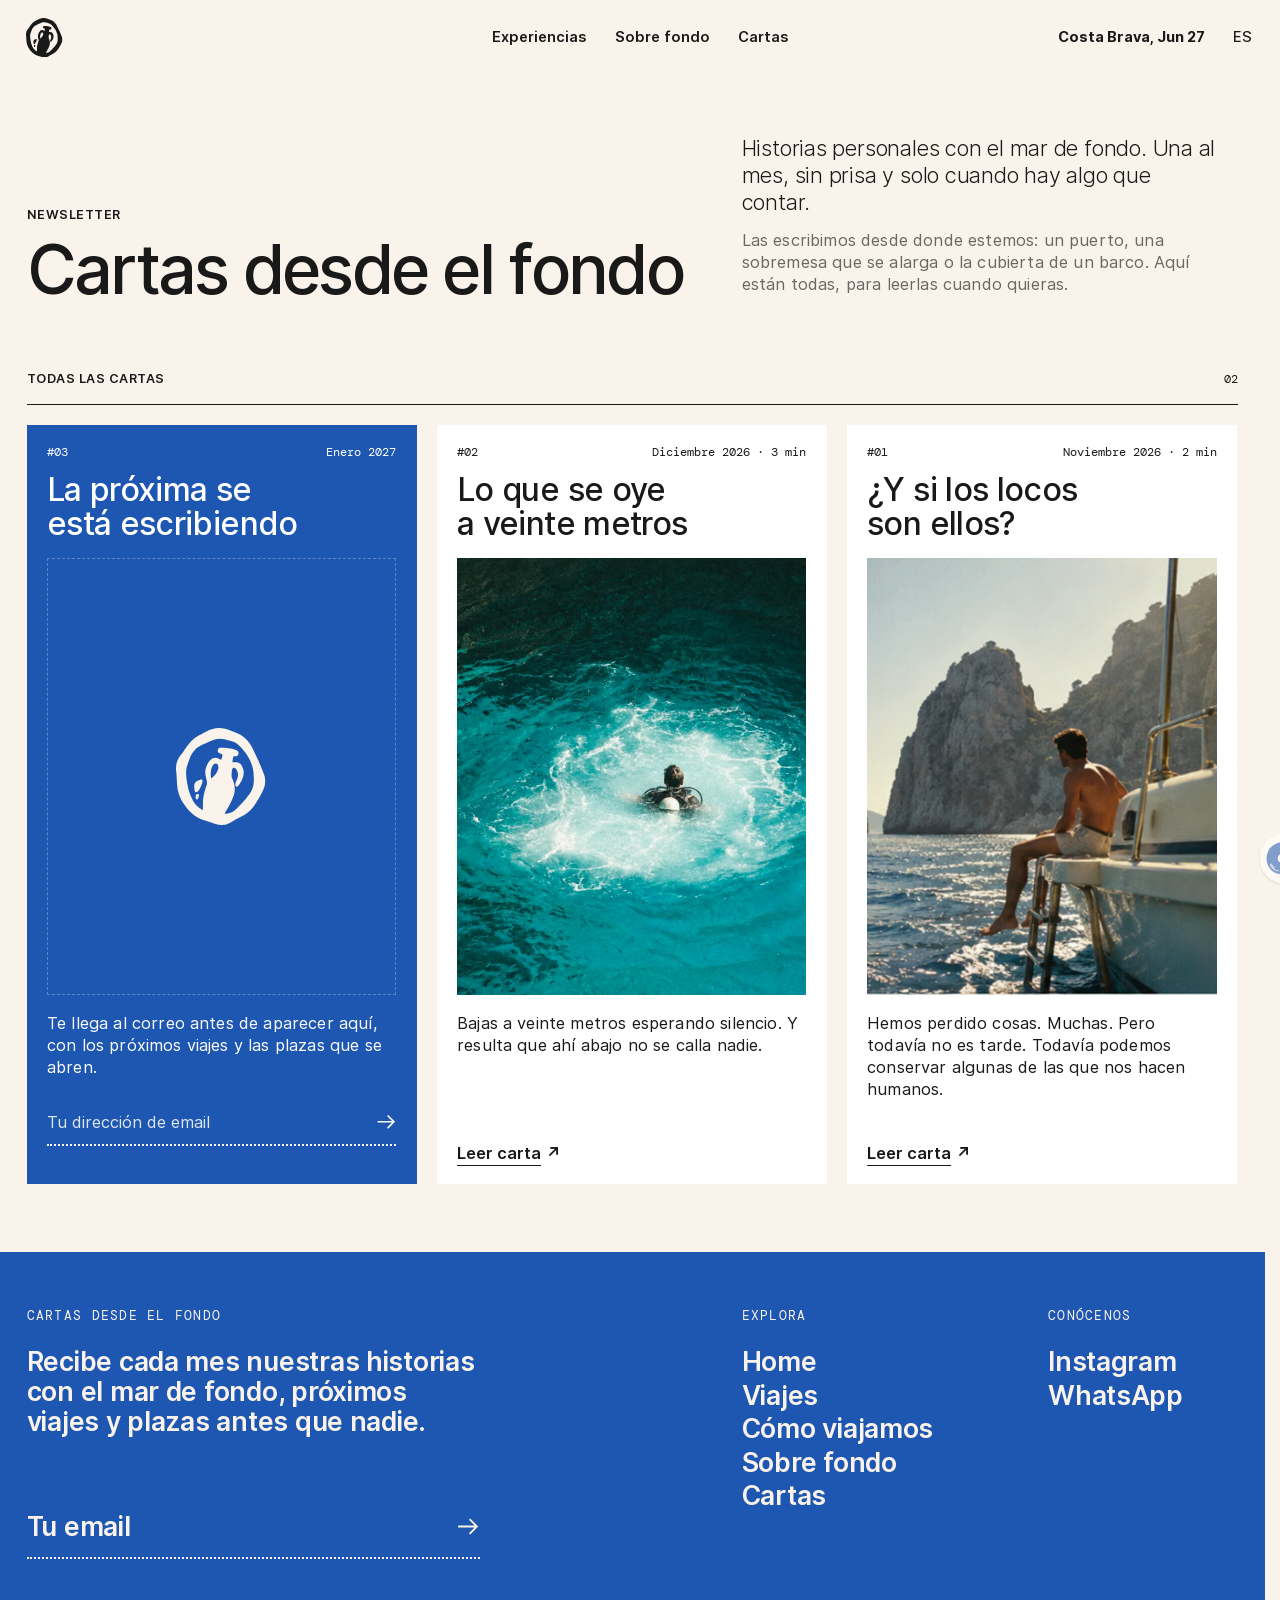
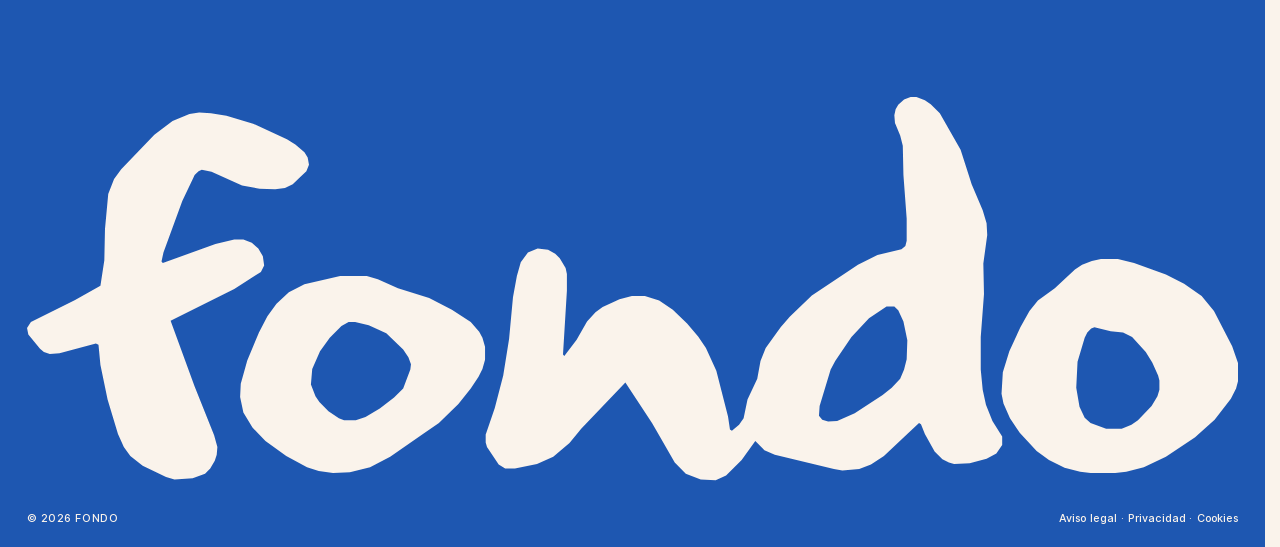
<file: cartas/index.html>
<!doctype html>
<html lang="es">
<head>
  <meta charset="utf-8">
  <meta name="viewport" content="width=device-width, initial-scale=1, viewport-fit=cover">
  <title>Cartas desde el fondo · Fondo</title>
  <meta name="description" content="Cartas desde el fondo, la newsletter de Fondo: historias personales con el mar de fondo, una al mes. Léelas todas aquí.">
  <meta name="theme-color" content="#191919" data-default="#191919">
  <meta property="og:title" content="Cartas desde el fondo">
  <meta property="og:description" content="Historias personales con el mar de fondo. Una al mes, sin prisa.">
  <meta property="og:type" content="website">
  <meta property="og:image" content="https://meetfondo.com/assets/img/og-fondo.jpg">
  <meta property="og:image:width" content="1200">
  <meta property="og:image:height" content="630">
  <meta property="og:url" content="https://meetfondo.com/cartas/">
  <meta property="og:locale" content="es_ES">
  <meta name="twitter:card" content="summary_large_image">
  <!-- Versión en pruebas: que no la indexen los buscadores. Quitar al lanzar. -->
  <meta name="robots" content="noindex, nofollow">
  <!-- Favicon: SVG que cambia solo (isotipo negro con tema claro, blanco con tema oscuro).
       Los navegadores que no leen SVG usan el .ico (negro). -->
  <link rel="icon" href="/favicon.ico?v=fe84fd92" sizes="32x32">
  <link rel="icon" href="../assets/favicon.svg?v=fe84fd92" type="image/svg+xml">
  <link rel="manifest" href="/site.webmanifest?v=fe84fd92">
  <link rel="apple-touch-icon" href="../assets/apple-touch-icon.png?v=fe84fd92">
  <link rel="stylesheet" href="../css/styles.css?v=b3240bed">
  <script>document.documentElement.classList.add('js');</script>
  <script src="../js/main.js?v=9a4d8f3f" defer></script>
</head>
<body class="page-cartas">

<!-- Sprite: marca. Se usa con <use href="#..."> y hereda currentColor -->
<svg width="0" height="0" style="position:absolute" aria-hidden="true" focusable="false">
  <defs>
    <path id="wm-path" fill="currentColor" fill-rule="evenodd" clip-rule="evenodd" d="M503.918 255.605L482.523 241.57L456.699 228.272L421.285 217.192L398.413 206.849L385.871 203.155H355.62L315.042 212.759L297.335 221.624L283.316 234.922L272.986 248.957L263.395 267.426L250.114 299.192L242.737 325.787L241.999 340.561L245.688 358.291L256.017 375.282L270.773 390.797L294.383 407.788L317.993 420.347L331.273 424.779L347.505 426.995L366.687 426.256L389.559 420.347L412.431 408.526L467.767 370.111L489.9 348.687L503.918 330.958L512.772 317.661L517.199 308.796L520.151 298.454V283.678L517.199 273.335L513.509 266.687L503.918 255.605ZM365.212 255.605H372.589L388.084 259.3L408.004 268.165L427.187 286.633L433.09 295.498L436.041 303.624L435.303 309.535L427.187 330.958L416.857 341.3L400.627 353.859L384.394 363.463L373.328 367.156H360.047L354.145 364.941L342.34 356.813L332.01 346.472L327.584 339.823L322.419 326.526L323.895 308.796L332.749 288.85L343.815 273.335L357.096 260.039L365.212 255.605ZM1238.77 183.947H1219.59L1209.26 186.164L1198.19 190.596L1190.07 195.768L1167.2 217.192L1148.02 231.227L1138.43 243.048L1128.1 261.516L1115.56 288.85L1108.18 312.489L1106.7 336.868L1108.92 347.949L1116.29 364.941L1127.36 381.193L1146.54 401.878L1160.56 412.219L1178.27 421.086L1195.98 425.517L1207.78 426.995H1235.82L1248.36 425.517L1268.28 420.347L1293.37 408.526L1326.57 386.364L1348.7 366.417L1367.15 342.778L1373.05 330.958L1376 319.876L1375.26 302.146L1368.62 282.939L1347.96 243.048L1333.95 226.057L1314.02 212.02L1293.37 201.677L1257.21 188.381L1238.77 183.947ZM1212.21 261.516L1230.65 265.948L1244.67 267.426L1255 272.598L1270.49 289.589L1277.87 301.408L1284.51 316.183L1285.99 322.093V332.435L1283.77 339.823L1277.13 350.904L1261.64 367.156L1254.26 372.328L1243.2 376.76H1225.49L1207.78 370.111L1201.14 364.202L1195.24 351.643L1191.55 330.219L1193.02 300.67L1201.14 273.335L1204.09 267.426L1208.52 262.994L1212.21 261.516ZM208.797 18.4686L195.518 17.7299L184.45 19.2073L165.267 27.3335L144.609 42.8473L106.981 82.0007L98.8655 93.0819L92.2252 110.073L88.5361 149.966L87.7984 185.425L83.3716 214.236L54.5973 230.488L4.42681 255.605L0 262.255L1.4756 269.642L14.756 285.894L19.1829 289.589L25.823 291.804L36.8901 291.066L78.207 279.985L81.1581 281.463L83.3716 304.363L91.4873 343.517L103.292 382.671L109.932 397.445L117.311 407.788L131.329 418.869L157.89 431.427L167.481 434.382L188.139 432.905L202.158 427.734L208.06 421.823L213.225 412.958L215.439 406.31L216.176 397.445L212.487 384.148L190.353 328.742L163.055 254.129L235.358 217.929L265.609 198.723L269.298 191.335L267.821 180.992L262.658 172.127L255.279 165.479L245.688 161.786H235.358L213.962 166.957L154.201 188.381L152.725 186.903L154.938 176.56L176.334 118.199L190.353 88.6494L194.78 84.217L198.469 82.7396L209.536 84.9557L244.212 100.469L264.133 104.163L281.84 104.902L292.907 103.424L301.761 98.9919L317.254 84.217L320.205 76.8295L318.73 68.7034L315.042 62.7933L304.712 53.9285L295.121 48.0184L256.755 30.2885L226.505 21.4236L208.797 18.4686ZM1036.61 18.4686L1026.28 8.1262L1019.64 3.69373L1010.05 0H1003.41L996.032 2.95498L989.392 8.86494L986.441 14.0362L984.965 20.6849L985.703 29.5498L991.606 43.586L994.557 55.4059L995.294 88.6494L998.983 138.145V163.262L997.508 169.173L993.081 172.866L965.782 179.516L943.648 190.596L891.264 225.318L866.179 249.696L855.849 261.516L838.881 285.155L832.979 299.931L829.289 319.876L818.221 343.517L813.795 364.941L808.63 372.328L800.514 378.976L798.302 377.499L796.088 362.724L782.807 311.011L771.002 285.155L762.149 271.859L749.606 257.083L733.374 241.57L717.881 231.227L701.65 226.057H686.894L672.875 229.75L653.692 238.614L645.576 244.525L635.985 254.867L624.18 275.552L610.161 294.02L608.686 292.543L613.113 220.146V200.938L611.638 194.29L604.998 183.209L599.833 178.038L591.717 173.605L579.912 172.127L568.845 176.56L560.73 187.642L556.302 203.155L551.875 227.533L547.449 274.813L540.809 316.183L531.217 353.121L520.888 383.41V392.274L522.363 397.445L535.644 417.391L543.021 421.823H554.089L579.174 416.652L597.619 408.526L616.064 393.013L629.345 376.76L679.515 324.309L709.765 370.111L735.588 415.175L748.132 427.734L765.1 434.382L782.07 435.121L793.874 429.951L811.581 412.219L827.075 390.797L837.405 401.139L849.21 406.31L916.35 422.562L925.941 424.04L945.124 422.562L958.404 417.391L973.16 407.788L1013 370.111L1015.22 371.589L1019.64 382.671L1030.71 402.617L1039.56 411.482L1046.94 415.175L1052.84 416.652L1070.55 415.914L1089.73 410.743L1100.8 404.832L1107.44 395.228V385.625L1096.37 367.895L1089 349.426L1085.31 332.435L1083.09 309.535V272.598L1086.78 223.84L1086.04 189.119L1090.47 156.614L1089.73 143.317L1085.31 128.542L1072.76 98.9919L1060.22 59.8383L1036.61 18.4686ZM984.965 237.876L989.392 242.309L995.294 254.867L999.721 276.291L998.983 297.715L996.032 309.535L991.606 319.876L982.013 330.219L971.685 338.345L939.959 359.03L920.038 367.895L909.71 368.634L903.069 366.417L899.38 361.985L900.117 350.904L912.661 309.535L917.825 299.931L936.271 272.598L956.191 251.174L976.111 237.876H984.965Z"/>
    <!-- Recorte para la cabecera «tinta»: sigue al wordmark del hero (lo mueve el JS) -->
    <clipPath id="ink-clip" clipPathUnits="userSpaceOnUse"><use id="ink-clip-shape" href="#wm-path" clip-rule="evenodd"/></clipPath>
  </defs>
  <symbol id="wordmark" viewBox="0 0 1376 436"><use href="#wm-path"/></symbol>
  <symbol id="isotipo" viewBox="0 0 41 44">
    <path fill="currentColor" fill-rule="evenodd" clip-rule="evenodd" d="M10.2041 30.0187C10.1063 29.9655 10.0012 29.9373 9.88877 29.9341C9.77635 29.931 9.66273 29.9509 9.54791 29.994C9.43309 30.0371 9.33546 30.0977 9.25502 30.1757C9.17458 30.2537 9.10744 30.3465 9.05361 30.4543C8.99977 30.562 8.95744 30.7192 8.92662 30.9261C8.8958 31.1329 8.88785 31.3251 8.90277 31.5026C8.9177 31.6801 8.95714 31.85 9.02111 32.0124C9.08507 32.1747 9.14979 32.2837 9.21526 32.3393C9.28073 32.395 9.35966 32.4237 9.45205 32.4254C9.54444 32.4272 9.64087 32.3898 9.74135 32.3132C9.84182 32.2366 9.96219 32.0476 10.1025 31.7462C10.2427 31.4448 10.3407 31.1451 10.3963 30.8471C10.452 30.5491 10.4583 30.3499 10.4153 30.2494C10.3722 30.1489 10.3018 30.072 10.2041 30.0187ZM8.604 28.7721C8.73104 29.0363 8.82625 29.1776 8.88963 29.196C8.95302 29.2143 9.09564 29.1778 9.31751 29.0864C9.53938 28.995 9.72178 28.8893 9.86471 28.7692C10.0077 28.6491 10.1714 28.477 10.3559 28.253C10.5404 28.029 10.7931 27.5752 11.114 26.8916C11.4349 26.208 11.6433 25.7187 11.739 25.4235C11.8347 25.1283 11.9126 24.8272 11.9728 24.5202C12.0329 24.2132 12.0433 23.9748 12.0038 23.8049C11.9644 23.635 11.8935 23.5279 11.7913 23.4836C11.689 23.4393 11.5733 23.422 11.4441 23.4316C11.315 23.4412 11.0687 23.4984 10.7054 23.6032C10.3422 23.7079 9.98035 23.8616 9.62003 24.0641C9.25971 24.2666 9.01361 24.4376 8.88174 24.577C8.74986 24.7165 8.63457 24.8849 8.53588 25.0824C8.43718 25.2799 8.36434 25.5604 8.31735 25.924C8.27036 26.2876 8.27462 26.7871 8.33015 27.4226C8.38568 28.058 8.47696 28.5078 8.604 28.7721Z"/>
    <path fill="currentColor" d="M19.2505 43.9321C18.3992 43.7717 17.3545 43.4468 16.0475 42.9363C15.4377 42.6986 14.4682 42.3794 13.8916 42.2261C9.78568 41.1318 6.64185 38.8619 3.9723 35.0631C1.49246 31.5357 0.522946 28.5442 0.393595 24.0225C0.356638 22.7075 0.238375 20.9987 0.13243 20.2251C-0.201417 17.8019 0.100401 15.6148 0.987376 14.0214C1.20789 13.6261 1.78689 12.8034 2.27595 12.193C2.76379 11.5826 3.39576 10.7036 3.6791 10.2394C4.55868 8.80065 5.56639 7.46313 6.68373 6.25641C8.33203 4.47586 9.41611 3.71357 11.9267 2.57154C12.6154 2.25791 13.3964 1.87535 13.6613 1.72065C15.689 0.540645 17.6293 -0.0205235 19.62 0.000573059C21.1698 0.0160439 22.3142 0.259358 24.0611 0.945699C24.7349 1.21011 26.0346 1.72065 26.9499 2.08069C29.309 3.00754 30.5508 3.80921 32.0623 5.37879C33.4827 6.85414 34.3303 8.22823 35.7556 11.3646C36.2828 12.5249 36.9 13.8301 37.1279 14.2633C37.3558 14.6978 37.7969 15.6781 38.1098 16.4432C38.4214 17.2083 39.0029 18.6246 39.4008 19.5923C40.3555 21.9143 40.549 22.8074 40.4664 24.5148C40.3605 26.7215 39.8234 28.09 37.4778 32.1306C34.7245 36.8703 32.6807 38.8928 29.0466 40.4764C27.8492 40.9982 26.9031 41.5397 25.7365 42.3695C24.9727 42.9124 23.811 43.4736 22.823 43.7745C22.1516 43.9799 20.0056 44.0741 19.2505 43.9321ZM23.3158 38.7873C24.199 38.6607 25.1833 38.3218 25.9681 37.8717C27.2382 37.1446 31.5449 32.5244 33.3891 29.9141C34.1972 28.7693 34.8674 27.2166 35.1544 25.8256C35.4673 24.3123 35.3355 20.2519 34.9167 18.4671C34.1381 15.1465 32.9789 12.9482 30.329 9.76969C27.843 6.78664 26.8513 6.22969 22.0222 5.10032C20.2988 4.69667 18.7059 4.7684 17.2178 5.31691C15.3342 6.00888 10.8919 8.06931 10.0629 8.6347C8.66834 9.58685 7.31693 11.2774 6.53344 13.0523C6.21191 13.7794 5.33232 16.2717 4.91963 17.6232C4.48231 19.0536 4.486 20.9298 4.93072 24.0225C5.32493 26.7637 5.70313 28.284 6.49278 30.3051C7.52143 32.9351 8.38377 34.312 9.84851 35.6566C10.5335 36.2839 11.9575 37.3134 12.1423 37.3134C12.1904 37.3134 12.2286 36.2529 12.2286 34.9576C12.2286 33.6243 12.2988 32.1742 12.3887 31.6173C12.6043 30.2938 13.3237 27.5288 13.7142 26.5246C14.2082 25.2546 14.2181 24.6526 13.7672 23.1787C13.3102 21.6864 13.171 20.069 13.3939 18.8482C13.6219 17.5909 14.446 15.8427 15.2147 14.9848C16.6326 13.3997 17.8535 13.1044 19.5178 13.944C20.0031 14.1887 20.4319 14.3884 20.47 14.3884C20.5698 14.3884 20.9049 13.4391 21.0404 12.7724C21.1402 12.2802 21.1217 12.1775 20.8975 11.9623C20.7558 11.8273 20.5464 11.7162 20.4319 11.7162C20.3161 11.7162 19.9342 11.5516 19.5831 11.3519C18.9585 10.9961 18.9425 10.9736 18.9425 10.3759C18.9425 9.93143 19.0238 9.65436 19.2394 9.36886C19.5289 8.98349 19.5744 8.97224 20.9702 8.92583C23.009 8.85832 25.9718 9.38714 27.519 10.0946C28.4479 10.5179 28.6844 11.7176 27.9946 12.5052C27.7445 12.7907 27.5794 12.8414 26.9006 12.8414C26.4621 12.8414 26.0765 12.8892 26.0444 12.9482C25.9212 13.1747 25.5997 15.2224 25.6588 15.3997C25.7057 15.5389 25.9693 15.5727 26.701 15.5347C28.8064 15.4264 29.9447 16.4278 30.589 18.9565C31.0903 20.9256 30.334 23.5415 28.6327 25.7229C27.6804 26.9423 27.3589 27.0112 27.0263 26.0633C26.8008 25.4205 26.8513 25.18 27.5461 23.5514C28.183 22.0591 28.2779 21.3686 28.0044 20.2434C27.5141 18.2294 26.143 17.4024 25.532 18.7512C25.4075 19.0269 25.3065 19.7287 25.2609 20.6443C25.1895 22.0971 25.1895 22.0999 25.633 23.1505C27.0792 26.5822 27.0571 28.9915 25.5504 32.3894C24.8014 34.0772 23.5535 36.4259 22.7134 37.7283C22.0765 38.717 21.9988 39.0405 22.4226 38.9406C22.5754 38.9055 22.977 38.8365 23.3158 38.7873ZM16.9961 22.017C18.7035 20.3461 19.4734 18.7189 19.2049 17.3518C19.041 16.522 18.6468 16.0762 18.0764 16.0762C16.7029 16.0762 15.6422 18.4994 15.7666 21.3559C15.8134 22.4361 15.8997 22.8299 16.0857 22.8257C16.1325 22.8242 16.5415 22.46 16.9961 22.017Z"/>
  </symbol>
</svg>

<a class="skip-link" href="#contenido">Saltar al contenido</a>

<!-- ============ Cabecera fija ============ -->
<header class="site-header" data-header>
  <a class="site-header__logo" href="../" aria-label="Fondo, inicio" data-tone="dark">
    <svg class="icon-iso" aria-hidden="true"><use href="#isotipo"/></svg>
  </a>
  <!-- Sonidos desde el fondo. Móvil: al pasar el hero, el vinilo ocupa el sitio del isotipo.
       Escritorio: main.js lo lleva a .sonido-dock, fijo abajo a la izquierda. Nunca suena solo. -->
  <button class="site-header__sonido" type="button" aria-pressed="false" aria-label="Sonidos desde el fondo: poner música" data-tone="dark" data-sonido>
    <svg class="icon-iso" viewBox="0 0 41 44" overflow="visible" aria-hidden="true"><defs><filter id="sv-sombra" x="-40%" y="-40%" width="180%" height="190%"><feDropShadow dx="0" dy="1.2" stdDeviation="1.5" flood-color="#191919" flood-opacity="0.18"/></filter><filter id="sv-brazo" x="-20%" y="-20%" width="150%" height="150%"><feDropShadow dx="0.45" dy="0.8" stdDeviation="0.45" flood-color="#0c2550" flood-opacity="0.4"/></filter></defs><path class="sv-fondo" filter="url(#sv-sombra)" d="M18.18 43.68C17.70 43.54 17.17 43.36 16.20 43.00C15.14 42.60 14.66 42.45 13.73 42.18C9.44 40.97 6.32 38.60 3.54 34.42C1.69 31.64 0.81 29.15 0.50 25.84C0.47 25.48 0.41 24.54 0.38 23.76C0.35 22.98 0.30 22.12 0.28 21.84C0.26 21.57 0.24 20.15 0.24 18.69C0.24 16.15 0.24 16.02 0.32 15.72C0.58 14.68 1.05 13.78 1.90 12.68C2.75 11.57 3.23 10.92 3.54 10.44C4.60 8.81 5.08 8.13 5.79 7.28C7.76 4.93 9.00 3.94 11.40 2.82C12.59 2.26 13.45 1.84 13.77 1.66C14.62 1.17 15.70 0.70 16.64 0.41C17.14 0.26 17.14 0.26 19.58 0.26C22.50 0.26 22.13 0.18 25.36 1.46C26.01 1.71 26.64 1.96 26.76 2.01C29.31 2.99 30.79 3.96 32.34 5.68C33.63 7.10 34.37 8.35 35.80 11.46C36.11 12.14 36.63 13.25 36.96 13.92C37.67 15.38 37.74 15.54 38.79 18.10C40.38 22.00 40.52 22.51 40.47 24.30C40.39 26.57 39.87 27.96 37.70 31.74C34.86 36.68 32.84 38.76 29.28 40.37C27.90 40.99 27.02 41.48 26.10 42.12C25.09 42.81 24.26 43.26 23.33 43.60C22.88 43.76 22.88 43.76 20.67 43.76C18.60 43.75 18.44 43.75 18.18 43.68Z"/><g transform="translate(19.77 22.1) scale(0.0268) translate(-675 -675)"><path class="sv-azul" d="M654.5 1194.0C648.5 1193.6 633.1 1193.2 620.5 1193.1C570.8 1192.8 561.2 1191.2 498.5 1172.4C476.0 1165.6 429.4 1146.2 414.4 1137.4C387.9 1121.7 344.7 1093.6 341.6 1090.0C340.4 1088.5 334.4 1083.4 328.3 1078.7C314.5 1067.9 274.2 1028.2 266.8 1017.9C233.2 971.7 214.4 941.0 201.5 911.0C194.5 894.9 175.0 843.8 173.5 837.6C152.2 750.9 146.5 702.9 153.4 667.0C154.2 662.9 155.1 651.0 155.5 640.5C156.4 612.3 157.6 602.2 163.1 573.5C170.2 536.8 179.2 506.4 190.2 482.5C193.2 475.9 201.0 457.2 207.5 441.0C220.1 409.4 221.9 405.3 227.8 396.2C229.9 392.9 232.4 388.1 233.5 385.4C235.3 380.6 241.1 369.9 245.7 362.9C247.0 360.9 249.7 358.4 251.6 357.4C254.0 356.1 257.3 352.4 261.3 346.5C277.8 322.5 332.3 274.2 374.5 246.3C381.1 241.9 392.5 234.0 399.8 228.6C436.1 202.0 477.6 183.1 523.6 172.1C591.9 155.8 603.8 154.2 652.5 154.0C664.0 153.9 679.4 153.5 686.5 153.0C721.4 150.5 740.7 150.6 752.5 153.3C809.6 166.7 814.0 167.6 826.0 168.9C833.0 169.6 836.7 170.5 840.0 172.3C842.5 173.7 847.6 175.8 851.5 177.0C871.9 183.3 884.5 188.4 907.1 199.4C916.9 204.1 927.2 208.9 930.1 210.1C945.6 216.1 963.3 226.6 988.4 244.5C1015.9 264.1 1016.3 264.4 1029.9 278.5C1034.6 283.4 1041.6 290.1 1045.3 293.4C1049.0 296.6 1053.8 301.8 1055.9 304.9C1058.1 308.0 1062.0 312.4 1064.6 314.5C1083.5 329.7 1096.6 346.5 1111.5 374.5C1114.1 379.4 1118.8 387.1 1122.0 391.5C1131.0 404.2 1136.9 414.3 1134.1 412.6C1133.2 412.0 1125.0 421.2 1125.0 422.8C1125.0 423.3 1129.0 431.6 1133.9 441.1C1145.4 463.5 1145.0 461.2 1138.9 469.5C1132.8 477.9 1129.8 483.6 1127.6 491.2C1126.7 494.4 1125.1 498.4 1124.1 500.2C1122.4 503.1 1116.4 522.0 1113.1 534.5C1112.5 536.7 1110.5 547.3 1108.5 558.0C1106.6 568.7 1103.9 581.5 1102.6 586.5C1101.2 591.5 1099.0 602.5 1097.6 611.0C1096.1 619.5 1093.2 633.7 1091.0 642.5C1088.8 651.3 1086.1 664.2 1085.0 671.2C1083.9 678.2 1082.1 686.5 1081.0 689.7C1079.8 692.9 1078.2 697.8 1077.3 700.5C1074.0 711.3 1064.6 734.0 1059.4 743.8C1050.3 761.0 1046.9 765.3 1032.4 778.1C1030.8 779.5 1026.6 783.7 1023.0 787.4C1015.7 795.0 1012.1 797.7 1000.5 804.0C987.1 811.3 972.8 820.1 967.0 824.8C960.5 830.0 956.8 832.0 944.8 836.6C932.5 841.3 931.0 841.2 926.5 835.0C918.8 824.5 906.8 821.8 894.4 827.9C891.2 829.5 884.5 832.6 879.7 834.9C874.8 837.1 868.5 840.6 865.7 842.7C838.5 862.3 837.5 863.3 838.5 872.0C840.4 890.1 840.5 889.4 837.1 893.2C835.4 895.2 831.6 898.6 828.6 900.9C821.0 906.8 818.3 915.3 822.6 920.1C824.8 922.5 832.5 922.7 837.8 920.4C855.2 912.8 855.9 912.7 858.9 918.1C865.4 929.6 870.3 932.3 885.5 932.6C901.3 932.9 907.4 931.0 923.1 921.1C928.9 917.4 929.6 917.2 931.6 918.5C933.6 919.8 933.8 919.7 934.4 917.0C934.7 915.0 936.2 913.3 938.9 911.6C941.1 910.2 944.1 907.4 945.6 905.3C947.1 903.2 949.7 899.7 951.4 897.5C955.1 892.7 955.6 883.5 952.7 876.1C951.0 871.9 951.0 871.9 953.8 869.0C955.4 867.4 958.7 865.6 961.1 865.0C966.8 863.4 972.2 860.6 978.5 856.0C981.2 853.9 987.8 850.1 993.0 847.5C998.2 844.9 1005.2 840.9 1008.4 838.7C1018.1 832.2 1043.5 810.4 1048.7 804.3C1051.3 801.2 1058.1 794.1 1063.6 788.6C1078.0 774.2 1085.8 763.1 1089.1 752.1C1090.1 748.8 1091.2 747.4 1093.7 746.2C1097.3 744.5 1097.6 743.3 1095.9 738.5C1094.9 735.7 1095.4 733.3 1100.4 717.4C1108.0 693.4 1108.9 691.1 1111.0 690.0C1112.3 689.3 1113.0 686.9 1113.9 680.3C1114.5 675.4 1116.1 667.0 1117.6 661.6C1119.0 656.1 1121.0 645.8 1122.0 638.6C1123.1 631.4 1124.8 621.1 1126.0 615.6C1127.1 610.2 1128.0 603.2 1128.0 600.0C1128.0 593.0 1129.8 585.0 1134.9 568.7C1137.1 562.0 1140.2 551.5 1142.0 545.5C1143.8 539.5 1146.9 530.7 1149.1 526.0C1151.2 521.3 1154.1 513.0 1155.6 507.5C1157.0 502.0 1158.3 497.4 1158.5 497.2C1159.2 496.5 1171.0 534.6 1174.6 548.8L1178.4 564.2L1180.7 556.3C1183.2 547.8 1187.9 537.0 1189.1 537.0C1189.9 537.0 1191.2 544.5 1193.5 562.5C1194.3 569.1 1195.7 577.6 1196.5 581.5C1201.4 604.9 1203.3 632.5 1202.8 675.5C1202.8 679.9 1203.1 687.1 1203.5 691.6C1204.2 699.6 1202.8 711.5 1198.5 734.0C1197.7 738.1 1196.6 744.6 1196.1 748.5C1195.5 752.4 1193.9 759.5 1192.5 764.5C1191.1 769.5 1188.2 781.1 1186.0 790.3C1177.1 827.6 1170.7 848.2 1163.0 864.4C1154.3 882.7 1135.7 915.9 1125.9 930.7C1120.7 938.5 1115.0 947.6 1113.1 950.9C1111.2 954.3 1108.9 957.2 1107.9 957.5C1104.7 958.5 1100.0 964.0 1096.8 970.3C1093.9 976.2 1081.5 993.8 1076.7 999.0C1075.4 1000.4 1071.2 1003.7 1067.3 1006.3C1058.8 1012.0 1057.2 1013.8 1049.5 1024.8C1045.3 1030.9 1042.0 1034.4 1038.7 1036.5C1031.5 1041.0 1014.5 1056.5 1008.4 1064.1C1005.4 1067.8 1000.5 1073.0 997.3 1075.7C994.2 1078.3 988.4 1083.5 984.4 1087.1C980.5 1090.7 971.0 1097.7 963.4 1102.5C955.7 1107.4 942.8 1115.8 934.5 1121.3C890.6 1150.5 879.2 1155.8 831.5 1169.1C821.6 1171.9 806.3 1176.6 797.5 1179.5C768.6 1189.2 752.2 1191.7 709.5 1193.0C692.5 1193.5 675.6 1194.1 672.0 1194.4C668.4 1194.6 660.5 1194.4 654.5 1194.0Z"/><g data-spin><path class="sv-blanco" fill-rule="evenodd" d="M526.5 1099.6C494.5 1091.6 442.1 1073.6 435.3 1068.3C433.2 1066.7 426.6 1062.7 420.5 1059.5C398.7 1048.0 368.2 1024.8 337.2 995.9C329.9 989.1 320.3 980.4 315.9 976.5C303.6 965.7 288.6 943.1 275.1 914.9C263.6 890.9 261.5 882.6 264.9 874.9C267.7 868.6 269.1 867.6 274.6 868.3C281.0 869.0 283.2 871.6 288.1 883.9C297.9 909.0 317.7 941.6 330.7 954.0C338.5 961.5 375.0 993.4 391.0 1006.7C405.9 1019.0 425.1 1032.0 437.5 1038.3C440.2 1039.7 445.4 1043.1 449.0 1046.0C457.5 1052.8 458.0 1053.1 475.0 1057.9C483.0 1060.1 499.6 1065.3 512.0 1069.4C524.4 1073.4 539.8 1078.0 546.3 1079.5C560.5 1082.8 564.0 1085.1 564.0 1091.0C564.0 1096.8 560.4 1099.3 549.2 1101.4C544.3 1102.3 540.1 1103.0 539.9 1102.9C539.7 1102.9 533.6 1101.4 526.5 1099.6ZM420.0 996.1C412.7 993.8 384.8 977.3 376.1 970.0C367.9 963.1 328.1 918.5 319.9 907.0C312.3 896.4 295.8 868.9 291.2 859.1C285.1 846.5 286.8 835.5 295.1 833.8C301.1 832.6 302.8 834.4 310.0 848.5C313.6 855.6 320.6 867.8 325.6 875.5C330.6 883.2 335.4 890.9 336.3 892.5C338.7 897.2 345.7 904.9 354.8 912.9C359.4 917.0 368.4 926.2 374.8 933.4C394.5 955.5 399.1 959.9 410.5 967.7C430.5 981.5 435.0 985.8 435.0 991.3C435.0 996.1 427.7 998.4 420.0 996.1ZM667.5 831.5C665.2 830.8 660.7 829.0 657.5 827.5C654.2 826.0 647.2 823.5 642.0 821.8C595.1 807.2 596.0 807.6 581.4 796.7C575.9 792.5 568.7 788.0 565.5 786.5C556.8 782.7 538.3 763.3 533.9 753.5C531.5 748.2 525.7 726.2 522.5 711.0C521.7 706.9 520.2 699.8 519.3 695.2C517.6 686.8 518.7 671.9 522.1 657.5C522.7 655.3 523.5 648.3 524.0 642.0C525.1 627.1 526.8 620.9 533.4 607.5C551.6 570.6 590.1 537.9 627.5 527.7C668.4 516.5 692.9 517.4 733.0 531.7C757.0 540.2 757.4 540.4 768.8 549.2C787.1 563.3 789.2 565.8 812.1 602.0C820.4 615.1 822.8 620.1 825.7 629.9C827.1 634.7 829.3 641.9 830.7 646.0C835.7 660.8 835.6 682.3 830.6 700.0C827.5 711.2 820.3 735.6 818.8 740.0C815.0 751.8 802.4 774.7 795.8 781.8C792.1 785.8 789.0 789.5 789.0 790.0C789.0 792.4 768.6 809.0 763.9 810.4C761.2 811.2 757.5 813.0 755.8 814.3C750.9 817.9 746.0 819.5 731.0 822.5C723.6 823.9 710.0 826.9 700.8 829.1C683.1 833.2 674.8 833.8 667.5 831.5ZM698.3 700.4C705.3 695.8 708.4 683.0 703.7 678.2C701.5 676.1 694.9 676.4 687.6 678.9C684.3 680.1 681.2 681.0 680.6 681.0C679.7 681.0 675.7 675.2 674.2 671.8C674.0 671.3 678.0 671.0 683.2 671.0C693.5 671.0 695.9 670.1 698.5 665.0C704.3 653.7 691.9 639.3 675.4 638.2C657.3 637.0 646.9 646.1 640.5 668.4C637.7 678.2 641.5 684.7 655.9 694.4C661.2 698.0 662.6 698.4 668.6 698.0C670.3 697.9 673.5 698.6 675.6 699.6C687.4 704.7 691.5 704.9 698.3 700.4Z"/><path class="sv-azul" d="M683.0 702.6C681.1 701.9 677.8 700.5 675.6 699.6C673.5 698.6 670.3 697.9 668.6 698.0C662.6 698.4 661.2 698.0 655.9 694.4C641.5 684.7 637.7 678.2 640.5 668.4C646.9 646.1 657.3 637.0 675.4 638.2C691.9 639.3 704.3 653.7 698.5 665.0C695.9 670.1 693.5 671.0 683.2 671.0C678.0 671.0 674.0 671.3 674.2 671.8C675.7 675.2 679.7 681.0 680.6 681.0C681.2 681.0 684.3 680.1 687.6 678.9C699.6 674.7 704.8 676.3 705.7 684.2C707.1 696.6 694.2 707.0 683.0 702.6Z"/></g></g><g filter="url(#sv-brazo)"><g transform="translate(19.77 22.1) scale(0.0268) translate(-675 -675)"><path class="sv-azul" d="M861.7 970.0C856.8 968.5 851.0 965.9 848.7 964.4C844.6 961.7 844.2 961.6 832.0 961.9C805.3 962.4 788.6 950.7 782.1 927.0C777.5 910.6 782.3 891.0 794.2 877.6C797.7 873.5 798.0 872.7 798.0 867.2C798.0 856.2 804.2 841.6 812.8 832.6C816.6 828.7 828.3 819.7 842.6 809.7C851.7 803.3 878.5 790.2 888.6 787.0C902.7 782.7 925.1 784.7 936.6 791.3C940.7 793.7 940.7 793.7 944.6 790.8C949.7 787.0 970.4 774.4 980.5 769.1C986.5 765.9 990.7 762.5 997.5 755.7C1002.5 750.6 1008.8 744.7 1011.5 742.4C1022.2 733.6 1041.8 688.4 1045.0 665.0C1045.7 660.3 1048.4 647.3 1051.1 636.0C1053.8 624.7 1056.9 609.6 1058.0 602.5C1059.2 595.4 1061.2 585.3 1062.6 580.2C1063.9 575.1 1066.6 562.3 1068.6 551.7C1070.5 541.2 1072.8 529.8 1073.6 526.5C1076.5 515.2 1085.1 487.7 1086.9 484.1C1087.9 482.1 1089.5 478.0 1090.5 475.0C1094.7 461.9 1102.4 449.9 1121.4 426.5C1133.9 411.2 1135.1 410.4 1136.5 417.1C1136.9 418.7 1137.5 420.0 1137.8 420.0C1138.2 419.9 1144.6 412.5 1152.0 403.4C1166.3 385.9 1183.3 371.0 1204.4 357.4C1220.5 347.0 1220.8 346.6 1219.2 337.2C1216.3 319.7 1215.1 306.3 1216.1 302.4C1218.5 293.8 1234.5 284.2 1267.4 271.5C1276.0 268.2 1277.9 267.8 1282.6 268.4C1290.0 269.2 1298.1 272.5 1301.3 275.8C1303.8 278.4 1311.0 292.8 1311.0 295.3C1311.0 296.0 1312.3 298.4 1313.9 300.7C1315.6 303.3 1317.7 308.7 1319.0 314.2C1322.7 329.2 1328.3 341.2 1335.1 348.5C1337.2 350.8 1338.6 354.4 1340.9 363.4C1342.6 369.9 1345.2 377.8 1346.6 380.9C1351.6 391.4 1350.9 407.2 1344.9 423.7C1343.0 428.7 1341.0 431.2 1329.3 442.8C1321.0 450.9 1314.7 456.2 1313.1 456.6C1311.7 456.8 1309.4 457.7 1308.0 458.5C1301.1 462.5 1298.5 463.2 1292.7 462.7C1286.1 462.1 1282.0 459.9 1282.0 456.9C1282.0 455.7 1279.1 452.0 1274.7 447.7C1270.6 443.7 1267.1 439.9 1266.9 439.3C1266.2 437.0 1258.9 439.1 1252.6 443.5C1223.8 463.1 1214.0 471.8 1204.7 486.1C1192.2 505.4 1185.9 522.7 1188.1 531.6C1189.1 535.3 1188.9 536.3 1186.5 540.9C1184.1 545.8 1175.6 572.0 1170.4 591.0C1169.1 595.7 1168.0 602.3 1168.0 605.6C1168.0 609.0 1167.1 616.2 1166.0 621.6C1164.8 627.1 1163.1 637.4 1162.0 644.5C1161.0 651.7 1159.0 662.1 1157.6 667.5C1156.2 673.0 1154.4 682.0 1153.6 687.5C1151.9 699.1 1150.1 704.6 1146.1 711.0C1141.5 718.2 1137.8 731.1 1137.0 743.0C1136.1 755.4 1133.8 762.3 1128.0 769.5C1125.9 772.2 1122.9 776.8 1121.4 779.5C1115.7 790.1 1106.0 803.0 1094.9 814.5C1088.6 821.1 1080.2 829.8 1076.4 833.9C1061.2 850.0 1030.8 873.6 1015.0 881.5C1000.0 888.9 995.5 892.7 994.1 899.0C991.7 910.4 984.4 922.9 972.5 936.0C969.7 939.0 966.1 943.2 964.6 945.4C960.7 950.7 951.4 956.4 943.3 958.6C939.6 959.5 933.0 962.1 928.7 964.2C915.2 970.9 905.1 973.0 886.5 973.0C871.6 972.9 869.9 972.7 861.7 970.0Z"/><path class="sv-blanco" d="M873.2 931.6C868.3 929.9 863.5 925.6 859.8 919.5C858.0 916.5 855.8 914.0 855.0 914.0C853.5 914.0 846.6 916.6 837.8 920.4C832.5 922.7 824.8 922.5 822.6 920.1C818.3 915.3 821.0 906.8 828.6 900.9C831.6 898.6 835.4 895.2 837.1 893.2C840.5 889.4 840.4 890.1 838.5 872.0C837.5 863.3 838.5 862.3 865.7 842.7C868.5 840.6 874.8 837.1 879.7 834.9C884.5 832.6 891.2 829.5 894.4 827.9C906.8 821.8 918.8 824.5 926.5 835.0C931.0 841.2 932.5 841.3 944.8 836.6C956.8 832.0 960.5 830.0 967.0 824.8C972.8 820.1 987.1 811.3 1000.5 804.0C1012.1 797.7 1015.7 795.0 1023.0 787.4C1026.6 783.7 1030.8 779.5 1032.4 778.1C1046.9 765.3 1050.3 761.0 1059.4 743.8C1064.6 734.0 1074.0 711.3 1077.3 700.5C1078.2 697.8 1079.8 692.9 1081.0 689.7C1082.1 686.5 1083.9 678.2 1085.0 671.2C1086.1 664.2 1088.8 651.3 1091.0 642.5C1093.2 633.7 1096.1 619.5 1097.6 611.0C1099.0 602.5 1101.2 591.5 1102.6 586.5C1103.9 581.5 1106.6 568.7 1108.5 558.0C1110.5 547.3 1112.5 536.7 1113.1 534.5C1116.4 522.0 1122.4 503.1 1124.1 500.2C1125.1 498.4 1126.7 494.4 1127.6 491.2C1132.9 472.8 1162.2 437.0 1196.5 406.9C1220.6 385.8 1230.2 379.0 1235.7 379.0C1236.4 379.0 1239.5 384.0 1242.6 390.2C1249.1 403.1 1249.3 402.6 1234.3 411.0C1204.1 427.7 1192.3 437.6 1174.4 461.3C1164.3 474.6 1161.3 481.0 1158.4 494.9C1155.4 509.6 1152.5 519.0 1149.0 526.0C1147.5 529.0 1144.6 537.1 1142.5 544.0C1140.5 550.9 1137.1 562.0 1134.9 568.7C1129.8 585.0 1128.0 593.0 1128.0 600.0C1128.0 603.2 1127.1 610.2 1126.0 615.6C1124.8 621.1 1123.1 631.4 1122.0 638.6C1121.0 645.8 1119.0 656.1 1117.6 661.6C1116.1 667.0 1114.5 675.4 1113.9 680.3C1113.0 686.9 1112.3 689.3 1111.0 690.0C1108.9 691.1 1108.0 693.4 1100.4 717.4C1095.4 733.3 1094.9 735.7 1095.9 738.5C1097.6 743.3 1097.3 744.5 1093.7 746.2C1091.2 747.4 1090.1 748.8 1089.1 752.1C1085.8 763.1 1078.0 774.2 1063.6 788.6C1058.1 794.1 1051.3 801.2 1048.7 804.3C1043.5 810.4 1018.1 832.2 1008.4 838.7C1005.2 840.9 998.2 844.9 993.0 847.5C987.8 850.1 981.2 853.9 978.5 856.0C972.2 860.6 966.8 863.4 961.1 865.0C958.7 865.6 955.4 867.4 953.8 869.0C951.0 871.9 951.0 871.9 952.7 876.1C955.6 883.5 955.1 892.7 951.4 897.5C949.7 899.7 947.1 903.2 945.6 905.3C944.1 907.4 941.1 910.2 938.9 911.6C936.2 913.3 934.7 915.0 934.4 917.0C933.8 919.7 933.6 919.8 931.6 918.5C929.6 917.2 928.9 917.4 923.2 921.1C915.8 925.7 907.8 929.9 903.5 931.2C899.2 932.6 877.1 932.9 873.2 931.6ZM1287.8 415.7C1285.5 413.9 1281.0 403.9 1274.8 387.0C1272.1 379.6 1265.5 363.6 1260.1 351.5C1254.6 339.4 1249.9 328.5 1249.5 327.2C1247.8 321.4 1252.9 316.8 1268.1 310.7L1276.8 307.3L1277.4 312.9C1277.9 317.0 1279.9 322.3 1285.0 332.5C1306.7 376.6 1316.4 398.2 1315.5 400.9C1315.3 401.8 1311.9 405.7 1308.0 409.5C1301.2 416.2 1301.0 416.4 1295.3 416.7C1291.4 416.9 1288.9 416.6 1287.8 415.7Z"/></g></g></svg>
    <span class="sonido__tag"><strong>Sonidos desde el fondo</strong><em>Descubre cómo suenan nuestras experiencias</em></span>
  </button>
  <nav class="site-header__nav" aria-label="Principal">
    <a href="../#viajes" data-tone="dark">Experiencias</a>
    <a href="../sobre-nosotros/" data-tone="dark">Sobre fondo</a>
    <a href="../cartas/" data-tone="dark">Cartas</a>
  </nav>
  <!-- Móvil: próximo viaje en el centro -->
  <a class="site-header__next site-header__next--m" href="../viajes/costa-brava/" data-tone="dark"><span class="sr-only">Próximo viaje: </span>Costa Brava, Jun 27</a>
  <div class="site-header__right">
    <a class="site-header__next site-header__next--d" href="../viajes/costa-brava/" data-tone="dark"><span class="sr-only">Próximo viaje: </span>Costa Brava, Jun 27</a>
    <button class="site-header__lang" type="button" aria-label="Cambiar idioma. Idioma actual: español" data-tone="dark">ES</button>
    <button class="site-header__menu" type="button" aria-label="Abrir menú" aria-expanded="false" aria-controls="menu" data-menu-open data-tone="dark">
      <span class="burger" aria-hidden="true"><i></i><i></i></span>
    </button>
  </div>
</header>

<!-- ============ Menú móvil (< 900 px) ============ -->
<div class="mmenu" id="menu" role="dialog" aria-modal="true" aria-label="Menú" aria-hidden="true" data-menu>
  <div class="mmenu__bar">
    <p class="mmenu__label" aria-hidden="true">MENÚ</p>
    <button class="mmenu__close" type="button" aria-label="Cerrar menú" data-menu-close>
      <svg viewBox="0 0 18 18" aria-hidden="true"><path d="M1 1L17 17M17 1L1 17" fill="none" stroke="currentColor" stroke-width="1.5"/></svg>
    </button>
  </div>
  <nav class="mmenu__nav" aria-label="Menú principal">
    <ol role="list">
      <li><a href="../#viajes"><span class="mmenu__name">Experiencias</span><span class="mmenu__num" aria-hidden="true">01</span></a></li>
      <li><a href="../sobre-nosotros/"><span class="mmenu__name">Sobre fondo</span><span class="mmenu__num" aria-hidden="true">02</span></a></li>
      <li><a href="../cartas/"><span class="mmenu__name">Cartas</span><span class="mmenu__num" aria-hidden="true">03</span></a></li>
    </ol>
  </nav>
  <div class="mmenu__extra">
    <p class="mmenu__eyebrow">PRÓXIMO VIAJE</p>
    <a class="mmenu__next" href="../viajes/costa-brava/"><span class="mmenu__next-text">Costa Brava, Jun 27</span><span class="mmenu__arrow" aria-hidden="true">↗</span></a>
    <ul class="mmenu__social" role="list">
      <li><a href="#" data-todo="perfil de Instagram">Instagram</a></li>
      <li><a href="#" data-wa="Hola, Fondo.">WhatsApp</a></li>
    </ul>
  </div>
  <div class="mmenu__foot">
    <p class="mmenu__claim">Good things take <strong><em>depth</em></strong>.</p>
    <button class="mmenu__lang" type="button" aria-label="Cambiar idioma. Idioma actual: español" data-lang>ES</button>
  </div>
</div>

<div class="page">
<main id="contenido">

  <!-- ============ Cartas desde el fondo · archivo ============
       Las cartas van de la más nueva a la más antigua. La primera tarjeta (azul) es la
       siguiente carta, todavía sin publicar, con la suscripción. -->
  <section class="chero" aria-labelledby="chero-title">
    <div class="chero__main">
      <p class="eyebrow">Newsletter</p>
      <h1 class="chero__title" id="chero-title">Cartas desde el fondo</h1>
    </div>
    <div class="chero__side">
      <p class="chero__lead">Historias personales con el mar de fondo. Una al mes, sin prisa y solo cuando hay algo que contar.</p>
      <p class="chero__text">Las escribimos desde donde estemos: un puerto, una sobremesa que se alarga o la cubierta de un barco. Aquí están todas, para leerlas cuando quieras.</p>
    </div>
  </section>

  <section class="carchive" aria-labelledby="carchive-title">
    <div class="chead">
      <h2 class="eyebrow" id="carchive-title">Todas las cartas</h2>
      <p class="chead__count"><span class="sr-only">Cartas publicadas: </span>02</p>
    </div>
    <ul class="cgrid" role="list">
        <li class="ccard ccard--next">
          <p class="ccard__top"><span>#03</span><span>Enero 2027</span></p>
          <h3 class="ccard__title">La próxima se está escribiendo</h3>
          <div class="ccard__media ccard__media--next"><svg class="ccard__iso" aria-hidden="true" focusable="false"><use href="#isotipo"/></svg></div>
          <p class="ccard__excerpt">Te llega al correo antes de aparecer aquí, con los próximos viajes y las plazas que se abren.</p>
          <form class="field field--dark field--dots" data-subscribe novalidate>
            <label class="sr-only" for="ct-email">Tu dirección de email</label>
            <input id="ct-email" name="email" type="email" inputmode="email" autocomplete="email" placeholder="Tu dirección de email" required>
            <button type="submit" class="field__send" aria-label="Suscribirme"><svg viewBox="0 0 24 24" aria-hidden="true"><path d="M3 12H21M14 5L21 12L14 19"/></svg></button>
            <p class="field__msg" role="status" aria-live="polite"></p>
          </form>
        </li>
        <li class="ccard">
          <p class="ccard__top"><span>#02</span><span><time datetime="2026-12">Diciembre 2026</time> · 3 min</span></p>
          <h3 class="ccard__title"><a class="ccard__link" href="lo-que-se-oye-a-veinte-metros/">Lo que se oye a veinte metros</a></h3>
          <div class="ccard__media"><img class="ccard__img" src="../assets/img/nadador.webp" width="1536" height="1024" alt="Un buceador acaba de saltar al agua desde el barco y flota en el centro de un remolino de espuma turquesa" loading="lazy" decoding="async"></div>
          <p class="ccard__excerpt">Bajas a veinte metros esperando silencio. Y resulta que ahí abajo no se calla nadie.</p>
          <p class="ccard__cta" aria-hidden="true"><span class="u">Leer carta</span><span class="mk mk--x">↗</span></p>
        </li>
        <li class="ccard">
          <p class="ccard__top"><span>#01</span><span><time datetime="2026-11">Noviembre 2026</time> · 2 min</span></p>
          <h3 class="ccard__title"><a class="ccard__link" href="y-si-los-locos-son-ellos/">¿Y si los locos son ellos?</a></h3>
          <div class="ccard__media"><img class="ccard__img" src="../assets/img/velero.webp" width="949" height="957" alt="Un hombre sentado en la popa de un velero, con los pies sobre el agua, frente a unos acantilados" loading="lazy" decoding="async"></div>
          <p class="ccard__excerpt">Hemos perdido cosas. Muchas. Pero todavía no es tarde. Todavía podemos conservar algunas de las que nos hacen humanos.</p>
          <p class="ccard__cta" aria-hidden="true"><span class="u">Leer carta</span><span class="mk mk--x">↗</span></p>
        </li>
    </ul>
  </section>

</main>

<!-- ============ Footer (el mismo en las tres páginas) ============ -->
<footer class="footer footer--azul" data-footer data-follow-area>
  <span class="oval oval--solid footer__oval" data-follow data-cursor-default="Llegaste al fondo" aria-hidden="true"><span>Llegaste<br>al fondo</span></span>

  <div class="fcol fcol--news">
    <p class="fcol__label">Cartas desde el fondo</p>
    <p class="fcol__text">Recibe cada mes nuestras historias con el mar de fondo, próximos viajes y plazas antes que nadie.</p>
    <form class="field field--foot" data-subscribe novalidate>
      <label class="sr-only" for="ft-email">Tu email</label>
      <input id="ft-email" name="email" type="email" inputmode="email" autocomplete="email" placeholder="Tu email" required>
      <button type="submit" class="field__send" aria-label="Suscribirme"><svg viewBox="0 0 24 24" aria-hidden="true"><path d="M3 12H21M14 5L21 12L14 19"/></svg></button>
      <p class="field__msg" role="status" aria-live="polite"></p>
    </form>
  </div>

  <nav class="fcol fcol--explora" aria-label="Explora">
    <p class="fcol__label">Explora</p>
    <ul class="fcol__links" role="list">
      <li><a href="../">Home</a></li>
      <li><a href="../#viajes">Viajes</a></li>
      <li><a href="../#como">Cómo viajamos</a></li>
      <li><a href="../sobre-nosotros/">Sobre fondo</a></li>
      <li><a href="../cartas/">Cartas</a></li>
    </ul>
  </nav>

  <div class="fcol fcol--social">
    <p class="fcol__label">Conócenos</p>
    <ul class="fcol__links" role="list">
      <li><a href="#" data-todo="perfil de Instagram">Instagram</a></li>
      <li><a href="#" data-wa="Hola, Fondo.">WhatsApp</a></li>
    </ul>
  </div>

  <svg class="footer__wordmark" viewBox="0 0 1376 436" aria-hidden="true"><use href="#wordmark"/></svg>

  <div class="footer__legal">
    <p>© 2026 FONDO</p>
    <p><a href="#" data-todo="aviso legal">Aviso legal</a> · <a href="#" data-todo="privacidad">Privacidad</a> · <a href="#" data-todo="cookies">Cookies</a></p>
  </div>
</footer>
</div>

<div class="toast" role="status" aria-live="polite" data-toast></div>
</body>
</html>
</file>
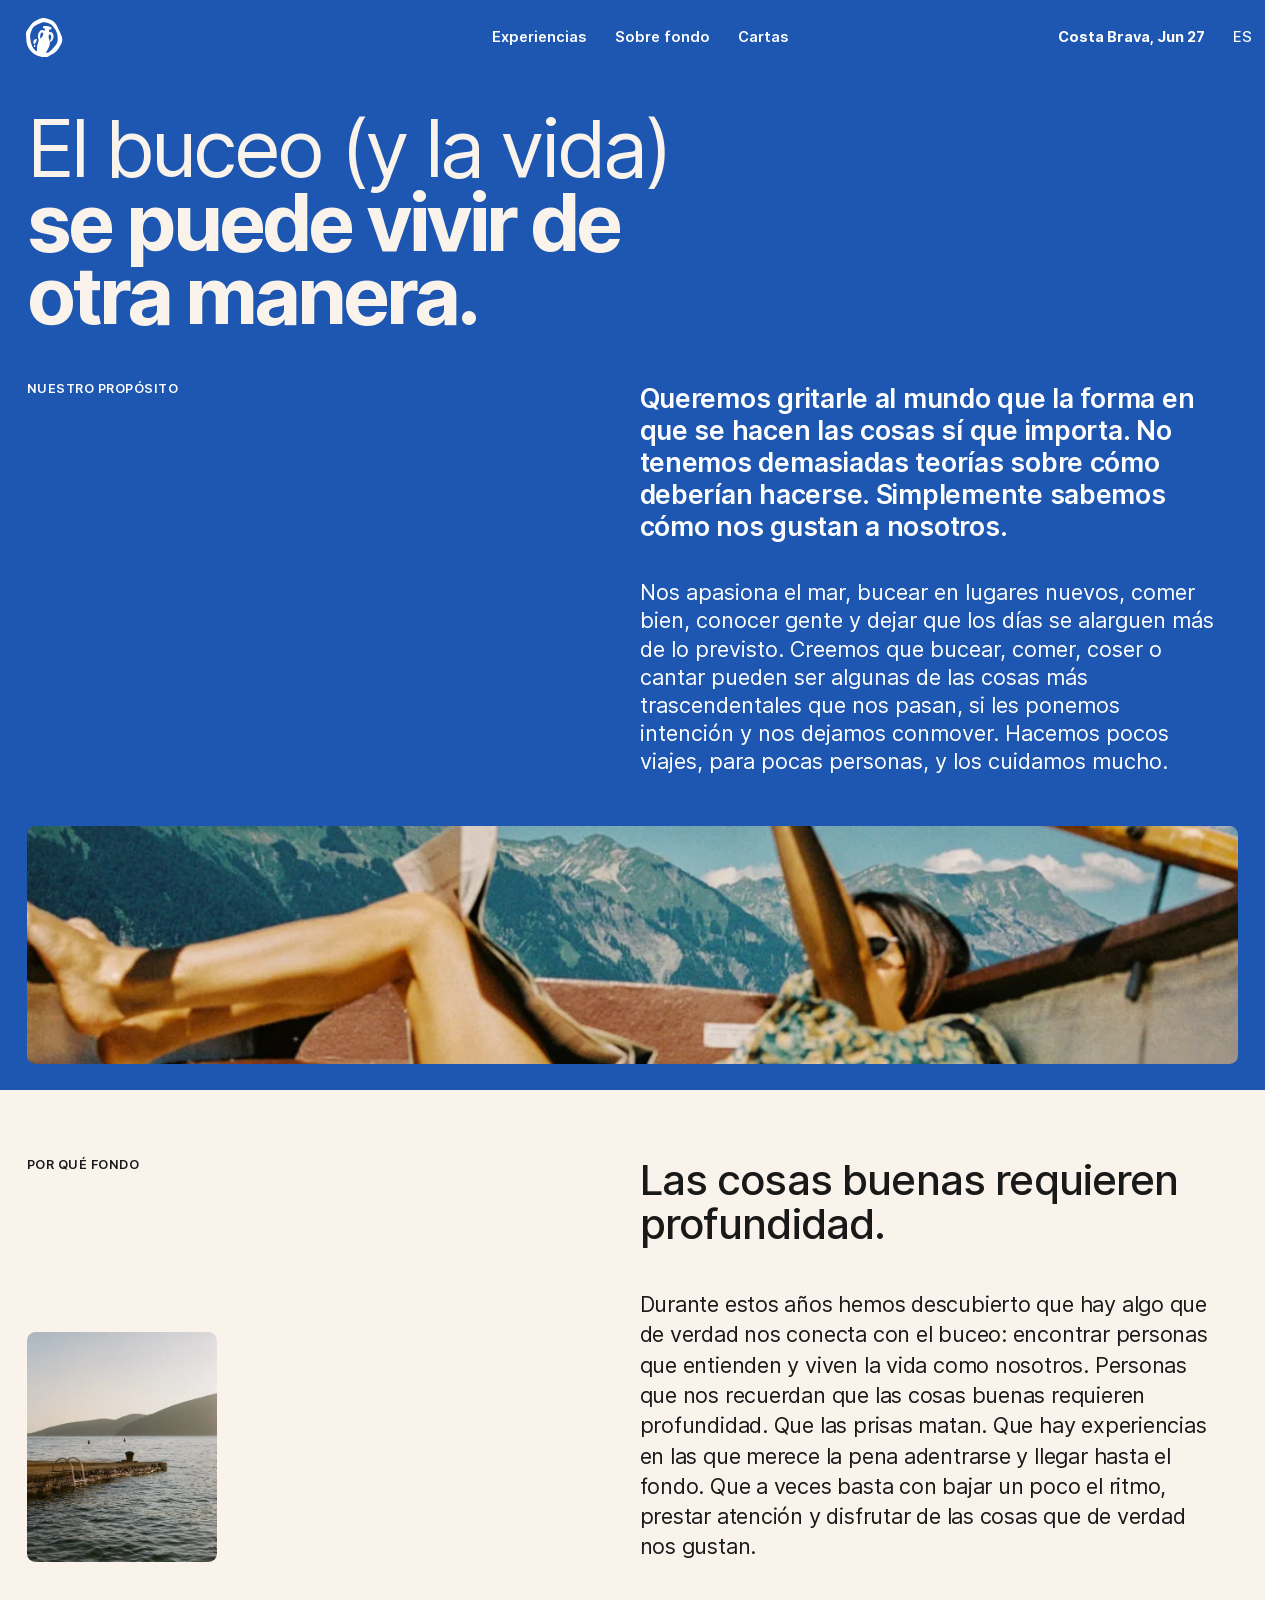
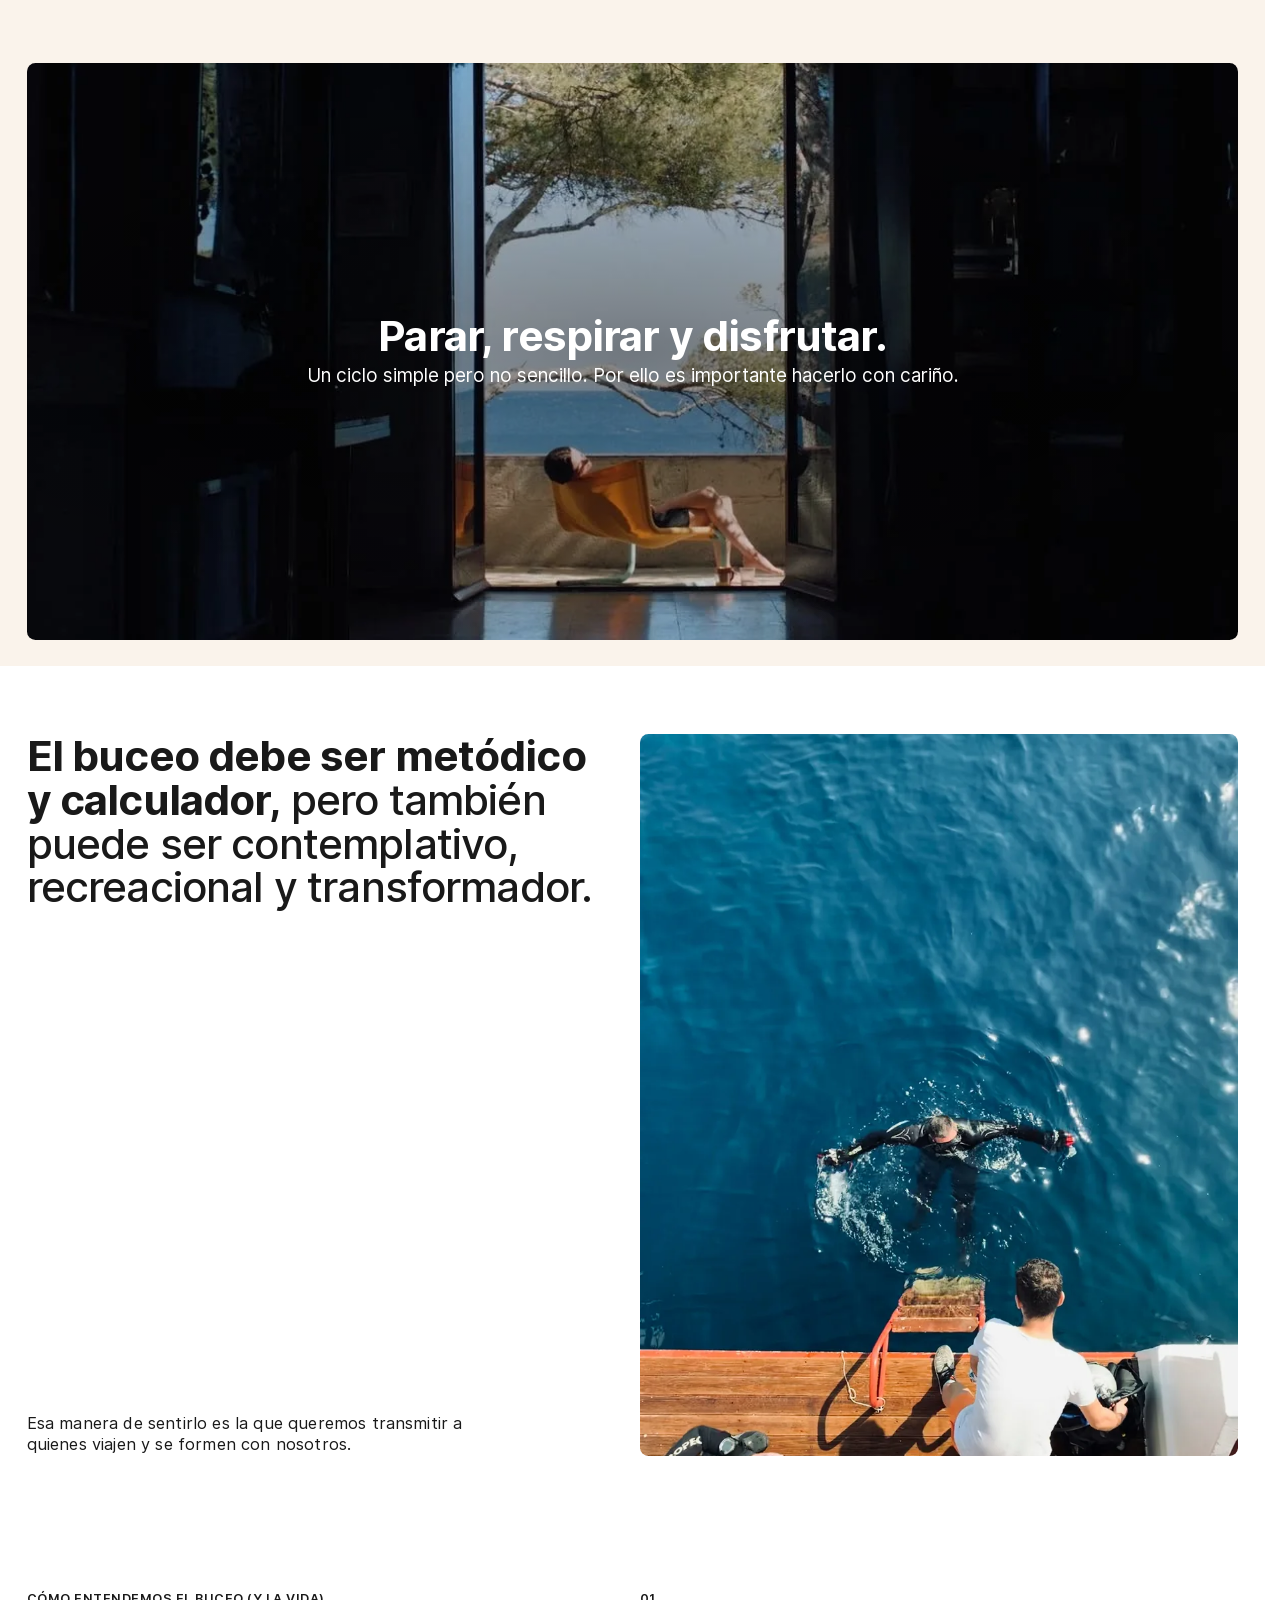
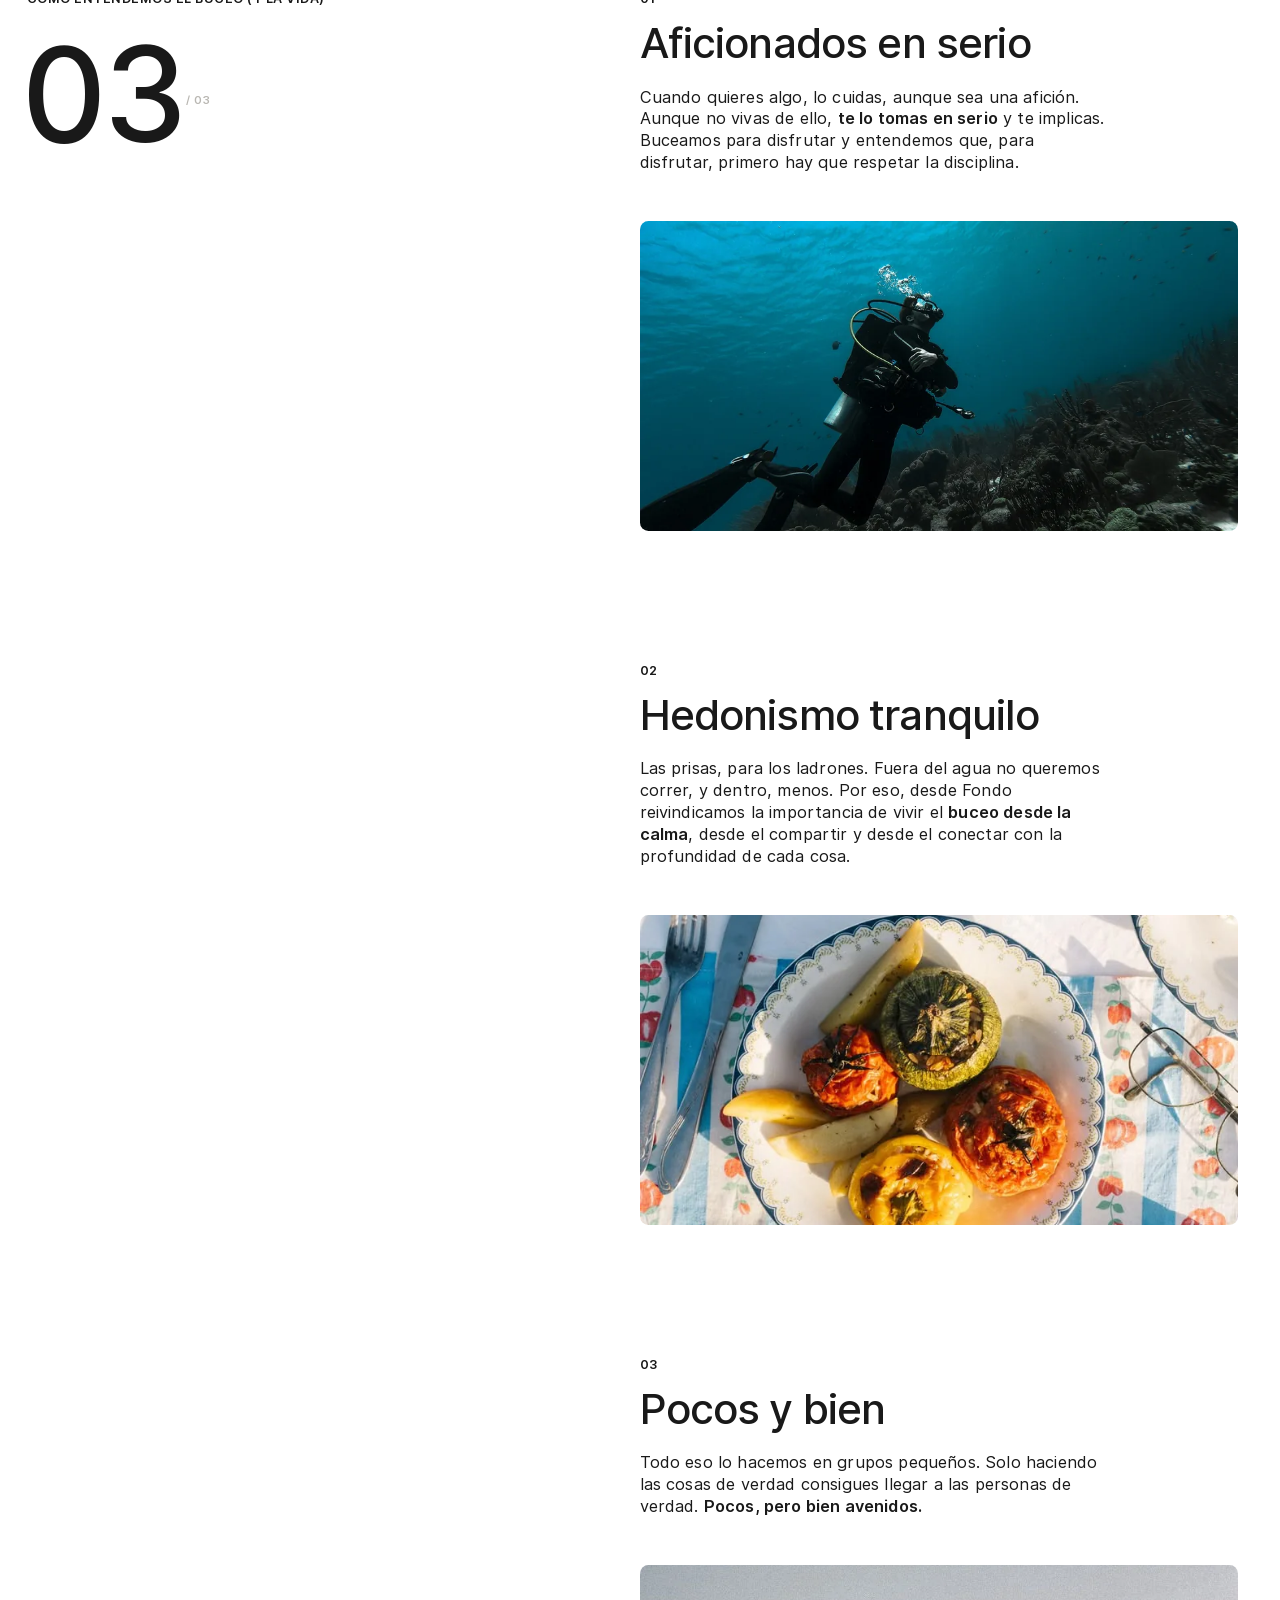
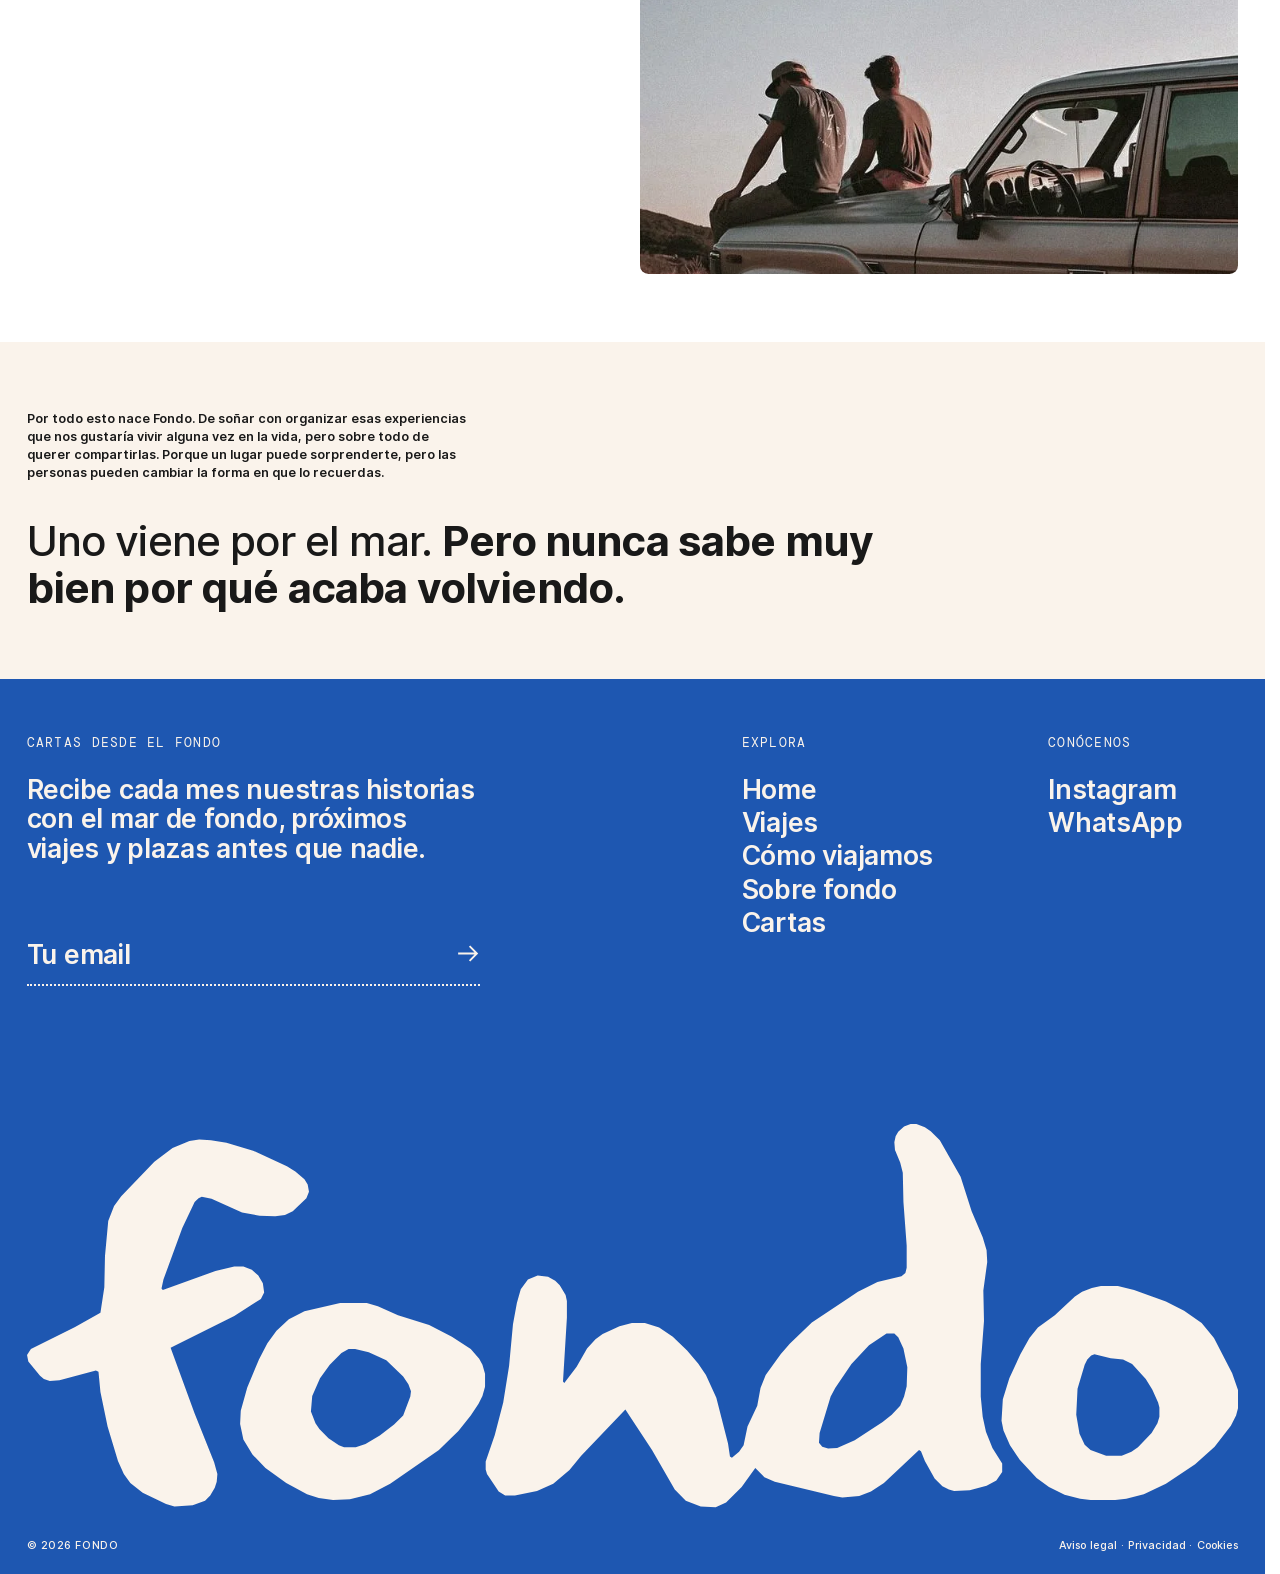
<file: sobre-nosotros/index.html>
<!doctype html>
<html lang="es">
<head>
  <meta charset="utf-8">
  <meta name="viewport" content="width=device-width, initial-scale=1, viewport-fit=cover">
  <title>Sobre nosotros · Fondo</title>
  <meta name="description" content="El buceo (y la vida) se puede vivir de otra manera. Pocos viajes, para pocas personas, y muy cuidados: parar, respirar y disfrutar.">
  <meta name="theme-color" content="#191919" data-default="#191919">
  <meta property="og:title" content="Sobre Fondo · El buceo (y la vida) se puede vivir de otra manera">
  <meta property="og:description" content="Las cosas buenas requieren profundidad. Parar, respirar y disfrutar.">
  <meta property="og:type" content="website">
  <meta property="og:image" content="https://meetfondo.com/assets/img/og-fondo.jpg">
  <meta property="og:image:width" content="1200">
  <meta property="og:image:height" content="630">
  <meta property="og:url" content="https://meetfondo.com/sobre-nosotros/">
  <meta property="og:locale" content="es_ES">
  <meta name="twitter:card" content="summary_large_image">
  <!-- Versión en pruebas: que no la indexen los buscadores. Quitar al lanzar. -->
  <meta name="robots" content="noindex, nofollow">
  <!-- Favicon: SVG que cambia solo (isotipo negro con tema claro, blanco con tema oscuro).
       Los navegadores que no leen SVG usan el .ico (negro). -->
  <link rel="icon" href="/favicon.ico?v=fe84fd92" sizes="32x32">
  <link rel="icon" href="../assets/favicon.svg?v=fe84fd92" type="image/svg+xml">
  <link rel="manifest" href="/site.webmanifest?v=fe84fd92">
  <link rel="apple-touch-icon" href="../assets/apple-touch-icon.png?v=fe84fd92">
  <link rel="stylesheet" href="../css/styles.css?v=b3240bed">
  <script>document.documentElement.classList.add('js');</script>
  <script src="../js/main.js?v=9a4d8f3f" defer></script>
</head>
<body class="page-about">

<!-- Sprite: marca. Se usa con <use href="#..."> y hereda currentColor -->
<svg width="0" height="0" style="position:absolute" aria-hidden="true" focusable="false">
  <defs>
    <path id="wm-path" fill="currentColor" fill-rule="evenodd" clip-rule="evenodd" d="M503.918 255.605L482.523 241.57L456.699 228.272L421.285 217.192L398.413 206.849L385.871 203.155H355.62L315.042 212.759L297.335 221.624L283.316 234.922L272.986 248.957L263.395 267.426L250.114 299.192L242.737 325.787L241.999 340.561L245.688 358.291L256.017 375.282L270.773 390.797L294.383 407.788L317.993 420.347L331.273 424.779L347.505 426.995L366.687 426.256L389.559 420.347L412.431 408.526L467.767 370.111L489.9 348.687L503.918 330.958L512.772 317.661L517.199 308.796L520.151 298.454V283.678L517.199 273.335L513.509 266.687L503.918 255.605ZM365.212 255.605H372.589L388.084 259.3L408.004 268.165L427.187 286.633L433.09 295.498L436.041 303.624L435.303 309.535L427.187 330.958L416.857 341.3L400.627 353.859L384.394 363.463L373.328 367.156H360.047L354.145 364.941L342.34 356.813L332.01 346.472L327.584 339.823L322.419 326.526L323.895 308.796L332.749 288.85L343.815 273.335L357.096 260.039L365.212 255.605ZM1238.77 183.947H1219.59L1209.26 186.164L1198.19 190.596L1190.07 195.768L1167.2 217.192L1148.02 231.227L1138.43 243.048L1128.1 261.516L1115.56 288.85L1108.18 312.489L1106.7 336.868L1108.92 347.949L1116.29 364.941L1127.36 381.193L1146.54 401.878L1160.56 412.219L1178.27 421.086L1195.98 425.517L1207.78 426.995H1235.82L1248.36 425.517L1268.28 420.347L1293.37 408.526L1326.57 386.364L1348.7 366.417L1367.15 342.778L1373.05 330.958L1376 319.876L1375.26 302.146L1368.62 282.939L1347.96 243.048L1333.95 226.057L1314.02 212.02L1293.37 201.677L1257.21 188.381L1238.77 183.947ZM1212.21 261.516L1230.65 265.948L1244.67 267.426L1255 272.598L1270.49 289.589L1277.87 301.408L1284.51 316.183L1285.99 322.093V332.435L1283.77 339.823L1277.13 350.904L1261.64 367.156L1254.26 372.328L1243.2 376.76H1225.49L1207.78 370.111L1201.14 364.202L1195.24 351.643L1191.55 330.219L1193.02 300.67L1201.14 273.335L1204.09 267.426L1208.52 262.994L1212.21 261.516ZM208.797 18.4686L195.518 17.7299L184.45 19.2073L165.267 27.3335L144.609 42.8473L106.981 82.0007L98.8655 93.0819L92.2252 110.073L88.5361 149.966L87.7984 185.425L83.3716 214.236L54.5973 230.488L4.42681 255.605L0 262.255L1.4756 269.642L14.756 285.894L19.1829 289.589L25.823 291.804L36.8901 291.066L78.207 279.985L81.1581 281.463L83.3716 304.363L91.4873 343.517L103.292 382.671L109.932 397.445L117.311 407.788L131.329 418.869L157.89 431.427L167.481 434.382L188.139 432.905L202.158 427.734L208.06 421.823L213.225 412.958L215.439 406.31L216.176 397.445L212.487 384.148L190.353 328.742L163.055 254.129L235.358 217.929L265.609 198.723L269.298 191.335L267.821 180.992L262.658 172.127L255.279 165.479L245.688 161.786H235.358L213.962 166.957L154.201 188.381L152.725 186.903L154.938 176.56L176.334 118.199L190.353 88.6494L194.78 84.217L198.469 82.7396L209.536 84.9557L244.212 100.469L264.133 104.163L281.84 104.902L292.907 103.424L301.761 98.9919L317.254 84.217L320.205 76.8295L318.73 68.7034L315.042 62.7933L304.712 53.9285L295.121 48.0184L256.755 30.2885L226.505 21.4236L208.797 18.4686ZM1036.61 18.4686L1026.28 8.1262L1019.64 3.69373L1010.05 0H1003.41L996.032 2.95498L989.392 8.86494L986.441 14.0362L984.965 20.6849L985.703 29.5498L991.606 43.586L994.557 55.4059L995.294 88.6494L998.983 138.145V163.262L997.508 169.173L993.081 172.866L965.782 179.516L943.648 190.596L891.264 225.318L866.179 249.696L855.849 261.516L838.881 285.155L832.979 299.931L829.289 319.876L818.221 343.517L813.795 364.941L808.63 372.328L800.514 378.976L798.302 377.499L796.088 362.724L782.807 311.011L771.002 285.155L762.149 271.859L749.606 257.083L733.374 241.57L717.881 231.227L701.65 226.057H686.894L672.875 229.75L653.692 238.614L645.576 244.525L635.985 254.867L624.18 275.552L610.161 294.02L608.686 292.543L613.113 220.146V200.938L611.638 194.29L604.998 183.209L599.833 178.038L591.717 173.605L579.912 172.127L568.845 176.56L560.73 187.642L556.302 203.155L551.875 227.533L547.449 274.813L540.809 316.183L531.217 353.121L520.888 383.41V392.274L522.363 397.445L535.644 417.391L543.021 421.823H554.089L579.174 416.652L597.619 408.526L616.064 393.013L629.345 376.76L679.515 324.309L709.765 370.111L735.588 415.175L748.132 427.734L765.1 434.382L782.07 435.121L793.874 429.951L811.581 412.219L827.075 390.797L837.405 401.139L849.21 406.31L916.35 422.562L925.941 424.04L945.124 422.562L958.404 417.391L973.16 407.788L1013 370.111L1015.22 371.589L1019.64 382.671L1030.71 402.617L1039.56 411.482L1046.94 415.175L1052.84 416.652L1070.55 415.914L1089.73 410.743L1100.8 404.832L1107.44 395.228V385.625L1096.37 367.895L1089 349.426L1085.31 332.435L1083.09 309.535V272.598L1086.78 223.84L1086.04 189.119L1090.47 156.614L1089.73 143.317L1085.31 128.542L1072.76 98.9919L1060.22 59.8383L1036.61 18.4686ZM984.965 237.876L989.392 242.309L995.294 254.867L999.721 276.291L998.983 297.715L996.032 309.535L991.606 319.876L982.013 330.219L971.685 338.345L939.959 359.03L920.038 367.895L909.71 368.634L903.069 366.417L899.38 361.985L900.117 350.904L912.661 309.535L917.825 299.931L936.271 272.598L956.191 251.174L976.111 237.876H984.965Z"/>
    <!-- Recorte para la cabecera «tinta»: sigue al wordmark del hero (lo mueve el JS) -->
    <clipPath id="ink-clip" clipPathUnits="userSpaceOnUse"><use id="ink-clip-shape" href="#wm-path" clip-rule="evenodd"/></clipPath>
  </defs>
  <symbol id="wordmark" viewBox="0 0 1376 436"><use href="#wm-path"/></symbol>
  <symbol id="isotipo" viewBox="0 0 41 44">
    <path fill="currentColor" fill-rule="evenodd" clip-rule="evenodd" d="M10.2041 30.0187C10.1063 29.9655 10.0012 29.9373 9.88877 29.9341C9.77635 29.931 9.66273 29.9509 9.54791 29.994C9.43309 30.0371 9.33546 30.0977 9.25502 30.1757C9.17458 30.2537 9.10744 30.3465 9.05361 30.4543C8.99977 30.562 8.95744 30.7192 8.92662 30.9261C8.8958 31.1329 8.88785 31.3251 8.90277 31.5026C8.9177 31.6801 8.95714 31.85 9.02111 32.0124C9.08507 32.1747 9.14979 32.2837 9.21526 32.3393C9.28073 32.395 9.35966 32.4237 9.45205 32.4254C9.54444 32.4272 9.64087 32.3898 9.74135 32.3132C9.84182 32.2366 9.96219 32.0476 10.1025 31.7462C10.2427 31.4448 10.3407 31.1451 10.3963 30.8471C10.452 30.5491 10.4583 30.3499 10.4153 30.2494C10.3722 30.1489 10.3018 30.072 10.2041 30.0187ZM8.604 28.7721C8.73104 29.0363 8.82625 29.1776 8.88963 29.196C8.95302 29.2143 9.09564 29.1778 9.31751 29.0864C9.53938 28.995 9.72178 28.8893 9.86471 28.7692C10.0077 28.6491 10.1714 28.477 10.3559 28.253C10.5404 28.029 10.7931 27.5752 11.114 26.8916C11.4349 26.208 11.6433 25.7187 11.739 25.4235C11.8347 25.1283 11.9126 24.8272 11.9728 24.5202C12.0329 24.2132 12.0433 23.9748 12.0038 23.8049C11.9644 23.635 11.8935 23.5279 11.7913 23.4836C11.689 23.4393 11.5733 23.422 11.4441 23.4316C11.315 23.4412 11.0687 23.4984 10.7054 23.6032C10.3422 23.7079 9.98035 23.8616 9.62003 24.0641C9.25971 24.2666 9.01361 24.4376 8.88174 24.577C8.74986 24.7165 8.63457 24.8849 8.53588 25.0824C8.43718 25.2799 8.36434 25.5604 8.31735 25.924C8.27036 26.2876 8.27462 26.7871 8.33015 27.4226C8.38568 28.058 8.47696 28.5078 8.604 28.7721Z"/>
    <path fill="currentColor" d="M19.2505 43.9321C18.3992 43.7717 17.3545 43.4468 16.0475 42.9363C15.4377 42.6986 14.4682 42.3794 13.8916 42.2261C9.78568 41.1318 6.64185 38.8619 3.9723 35.0631C1.49246 31.5357 0.522946 28.5442 0.393595 24.0225C0.356638 22.7075 0.238375 20.9987 0.13243 20.2251C-0.201417 17.8019 0.100401 15.6148 0.987376 14.0214C1.20789 13.6261 1.78689 12.8034 2.27595 12.193C2.76379 11.5826 3.39576 10.7036 3.6791 10.2394C4.55868 8.80065 5.56639 7.46313 6.68373 6.25641C8.33203 4.47586 9.41611 3.71357 11.9267 2.57154C12.6154 2.25791 13.3964 1.87535 13.6613 1.72065C15.689 0.540645 17.6293 -0.0205235 19.62 0.000573059C21.1698 0.0160439 22.3142 0.259358 24.0611 0.945699C24.7349 1.21011 26.0346 1.72065 26.9499 2.08069C29.309 3.00754 30.5508 3.80921 32.0623 5.37879C33.4827 6.85414 34.3303 8.22823 35.7556 11.3646C36.2828 12.5249 36.9 13.8301 37.1279 14.2633C37.3558 14.6978 37.7969 15.6781 38.1098 16.4432C38.4214 17.2083 39.0029 18.6246 39.4008 19.5923C40.3555 21.9143 40.549 22.8074 40.4664 24.5148C40.3605 26.7215 39.8234 28.09 37.4778 32.1306C34.7245 36.8703 32.6807 38.8928 29.0466 40.4764C27.8492 40.9982 26.9031 41.5397 25.7365 42.3695C24.9727 42.9124 23.811 43.4736 22.823 43.7745C22.1516 43.9799 20.0056 44.0741 19.2505 43.9321ZM23.3158 38.7873C24.199 38.6607 25.1833 38.3218 25.9681 37.8717C27.2382 37.1446 31.5449 32.5244 33.3891 29.9141C34.1972 28.7693 34.8674 27.2166 35.1544 25.8256C35.4673 24.3123 35.3355 20.2519 34.9167 18.4671C34.1381 15.1465 32.9789 12.9482 30.329 9.76969C27.843 6.78664 26.8513 6.22969 22.0222 5.10032C20.2988 4.69667 18.7059 4.7684 17.2178 5.31691C15.3342 6.00888 10.8919 8.06931 10.0629 8.6347C8.66834 9.58685 7.31693 11.2774 6.53344 13.0523C6.21191 13.7794 5.33232 16.2717 4.91963 17.6232C4.48231 19.0536 4.486 20.9298 4.93072 24.0225C5.32493 26.7637 5.70313 28.284 6.49278 30.3051C7.52143 32.9351 8.38377 34.312 9.84851 35.6566C10.5335 36.2839 11.9575 37.3134 12.1423 37.3134C12.1904 37.3134 12.2286 36.2529 12.2286 34.9576C12.2286 33.6243 12.2988 32.1742 12.3887 31.6173C12.6043 30.2938 13.3237 27.5288 13.7142 26.5246C14.2082 25.2546 14.2181 24.6526 13.7672 23.1787C13.3102 21.6864 13.171 20.069 13.3939 18.8482C13.6219 17.5909 14.446 15.8427 15.2147 14.9848C16.6326 13.3997 17.8535 13.1044 19.5178 13.944C20.0031 14.1887 20.4319 14.3884 20.47 14.3884C20.5698 14.3884 20.9049 13.4391 21.0404 12.7724C21.1402 12.2802 21.1217 12.1775 20.8975 11.9623C20.7558 11.8273 20.5464 11.7162 20.4319 11.7162C20.3161 11.7162 19.9342 11.5516 19.5831 11.3519C18.9585 10.9961 18.9425 10.9736 18.9425 10.3759C18.9425 9.93143 19.0238 9.65436 19.2394 9.36886C19.5289 8.98349 19.5744 8.97224 20.9702 8.92583C23.009 8.85832 25.9718 9.38714 27.519 10.0946C28.4479 10.5179 28.6844 11.7176 27.9946 12.5052C27.7445 12.7907 27.5794 12.8414 26.9006 12.8414C26.4621 12.8414 26.0765 12.8892 26.0444 12.9482C25.9212 13.1747 25.5997 15.2224 25.6588 15.3997C25.7057 15.5389 25.9693 15.5727 26.701 15.5347C28.8064 15.4264 29.9447 16.4278 30.589 18.9565C31.0903 20.9256 30.334 23.5415 28.6327 25.7229C27.6804 26.9423 27.3589 27.0112 27.0263 26.0633C26.8008 25.4205 26.8513 25.18 27.5461 23.5514C28.183 22.0591 28.2779 21.3686 28.0044 20.2434C27.5141 18.2294 26.143 17.4024 25.532 18.7512C25.4075 19.0269 25.3065 19.7287 25.2609 20.6443C25.1895 22.0971 25.1895 22.0999 25.633 23.1505C27.0792 26.5822 27.0571 28.9915 25.5504 32.3894C24.8014 34.0772 23.5535 36.4259 22.7134 37.7283C22.0765 38.717 21.9988 39.0405 22.4226 38.9406C22.5754 38.9055 22.977 38.8365 23.3158 38.7873ZM16.9961 22.017C18.7035 20.3461 19.4734 18.7189 19.2049 17.3518C19.041 16.522 18.6468 16.0762 18.0764 16.0762C16.7029 16.0762 15.6422 18.4994 15.7666 21.3559C15.8134 22.4361 15.8997 22.8299 16.0857 22.8257C16.1325 22.8242 16.5415 22.46 16.9961 22.017Z"/>
  </symbol>
</svg>

<a class="skip-link" href="#contenido">Saltar al contenido</a>

<!-- ============ Cabecera fija ============ -->
<header class="site-header" data-header>
  <a class="site-header__logo" href="../" aria-label="Fondo, inicio" data-tone="dark">
    <svg class="icon-iso" aria-hidden="true"><use href="#isotipo"/></svg>
  </a>
  <!-- Sonidos desde el fondo. Móvil: al pasar el hero, el vinilo ocupa el sitio del isotipo.
       Escritorio: main.js lo lleva a .sonido-dock, fijo abajo a la izquierda. Nunca suena solo. -->
  <button class="site-header__sonido" type="button" aria-pressed="false" aria-label="Sonidos desde el fondo: poner música" data-tone="dark" data-sonido>
    <svg class="icon-iso" viewBox="0 0 41 44" overflow="visible" aria-hidden="true"><defs><filter id="sv-sombra" x="-40%" y="-40%" width="180%" height="190%"><feDropShadow dx="0" dy="1.2" stdDeviation="1.5" flood-color="#191919" flood-opacity="0.18"/></filter><filter id="sv-brazo" x="-20%" y="-20%" width="150%" height="150%"><feDropShadow dx="0.45" dy="0.8" stdDeviation="0.45" flood-color="#0c2550" flood-opacity="0.4"/></filter></defs><path class="sv-fondo" filter="url(#sv-sombra)" d="M18.18 43.68C17.70 43.54 17.17 43.36 16.20 43.00C15.14 42.60 14.66 42.45 13.73 42.18C9.44 40.97 6.32 38.60 3.54 34.42C1.69 31.64 0.81 29.15 0.50 25.84C0.47 25.48 0.41 24.54 0.38 23.76C0.35 22.98 0.30 22.12 0.28 21.84C0.26 21.57 0.24 20.15 0.24 18.69C0.24 16.15 0.24 16.02 0.32 15.72C0.58 14.68 1.05 13.78 1.90 12.68C2.75 11.57 3.23 10.92 3.54 10.44C4.60 8.81 5.08 8.13 5.79 7.28C7.76 4.93 9.00 3.94 11.40 2.82C12.59 2.26 13.45 1.84 13.77 1.66C14.62 1.17 15.70 0.70 16.64 0.41C17.14 0.26 17.14 0.26 19.58 0.26C22.50 0.26 22.13 0.18 25.36 1.46C26.01 1.71 26.64 1.96 26.76 2.01C29.31 2.99 30.79 3.96 32.34 5.68C33.63 7.10 34.37 8.35 35.80 11.46C36.11 12.14 36.63 13.25 36.96 13.92C37.67 15.38 37.74 15.54 38.79 18.10C40.38 22.00 40.52 22.51 40.47 24.30C40.39 26.57 39.87 27.96 37.70 31.74C34.86 36.68 32.84 38.76 29.28 40.37C27.90 40.99 27.02 41.48 26.10 42.12C25.09 42.81 24.26 43.26 23.33 43.60C22.88 43.76 22.88 43.76 20.67 43.76C18.60 43.75 18.44 43.75 18.18 43.68Z"/><g transform="translate(19.77 22.1) scale(0.0268) translate(-675 -675)"><path class="sv-azul" d="M654.5 1194.0C648.5 1193.6 633.1 1193.2 620.5 1193.1C570.8 1192.8 561.2 1191.2 498.5 1172.4C476.0 1165.6 429.4 1146.2 414.4 1137.4C387.9 1121.7 344.7 1093.6 341.6 1090.0C340.4 1088.5 334.4 1083.4 328.3 1078.7C314.5 1067.9 274.2 1028.2 266.8 1017.9C233.2 971.7 214.4 941.0 201.5 911.0C194.5 894.9 175.0 843.8 173.5 837.6C152.2 750.9 146.5 702.9 153.4 667.0C154.2 662.9 155.1 651.0 155.5 640.5C156.4 612.3 157.6 602.2 163.1 573.5C170.2 536.8 179.2 506.4 190.2 482.5C193.2 475.9 201.0 457.2 207.5 441.0C220.1 409.4 221.9 405.3 227.8 396.2C229.9 392.9 232.4 388.1 233.5 385.4C235.3 380.6 241.1 369.9 245.7 362.9C247.0 360.9 249.7 358.4 251.6 357.4C254.0 356.1 257.3 352.4 261.3 346.5C277.8 322.5 332.3 274.2 374.5 246.3C381.1 241.9 392.5 234.0 399.8 228.6C436.1 202.0 477.6 183.1 523.6 172.1C591.9 155.8 603.8 154.2 652.5 154.0C664.0 153.9 679.4 153.5 686.5 153.0C721.4 150.5 740.7 150.6 752.5 153.3C809.6 166.7 814.0 167.6 826.0 168.9C833.0 169.6 836.7 170.5 840.0 172.3C842.5 173.7 847.6 175.8 851.5 177.0C871.9 183.3 884.5 188.4 907.1 199.4C916.9 204.1 927.2 208.9 930.1 210.1C945.6 216.1 963.3 226.6 988.4 244.5C1015.9 264.1 1016.3 264.4 1029.9 278.5C1034.6 283.4 1041.6 290.1 1045.3 293.4C1049.0 296.6 1053.8 301.8 1055.9 304.9C1058.1 308.0 1062.0 312.4 1064.6 314.5C1083.5 329.7 1096.6 346.5 1111.5 374.5C1114.1 379.4 1118.8 387.1 1122.0 391.5C1131.0 404.2 1136.9 414.3 1134.1 412.6C1133.2 412.0 1125.0 421.2 1125.0 422.8C1125.0 423.3 1129.0 431.6 1133.9 441.1C1145.4 463.5 1145.0 461.2 1138.9 469.5C1132.8 477.9 1129.8 483.6 1127.6 491.2C1126.7 494.4 1125.1 498.4 1124.1 500.2C1122.4 503.1 1116.4 522.0 1113.1 534.5C1112.5 536.7 1110.5 547.3 1108.5 558.0C1106.6 568.7 1103.9 581.5 1102.6 586.5C1101.2 591.5 1099.0 602.5 1097.6 611.0C1096.1 619.5 1093.2 633.7 1091.0 642.5C1088.8 651.3 1086.1 664.2 1085.0 671.2C1083.9 678.2 1082.1 686.5 1081.0 689.7C1079.8 692.9 1078.2 697.8 1077.3 700.5C1074.0 711.3 1064.6 734.0 1059.4 743.8C1050.3 761.0 1046.9 765.3 1032.4 778.1C1030.8 779.5 1026.6 783.7 1023.0 787.4C1015.7 795.0 1012.1 797.7 1000.5 804.0C987.1 811.3 972.8 820.1 967.0 824.8C960.5 830.0 956.8 832.0 944.8 836.6C932.5 841.3 931.0 841.2 926.5 835.0C918.8 824.5 906.8 821.8 894.4 827.9C891.2 829.5 884.5 832.6 879.7 834.9C874.8 837.1 868.5 840.6 865.7 842.7C838.5 862.3 837.5 863.3 838.5 872.0C840.4 890.1 840.5 889.4 837.1 893.2C835.4 895.2 831.6 898.6 828.6 900.9C821.0 906.8 818.3 915.3 822.6 920.1C824.8 922.5 832.5 922.7 837.8 920.4C855.2 912.8 855.9 912.7 858.9 918.1C865.4 929.6 870.3 932.3 885.5 932.6C901.3 932.9 907.4 931.0 923.1 921.1C928.9 917.4 929.6 917.2 931.6 918.5C933.6 919.8 933.8 919.7 934.4 917.0C934.7 915.0 936.2 913.3 938.9 911.6C941.1 910.2 944.1 907.4 945.6 905.3C947.1 903.2 949.7 899.7 951.4 897.5C955.1 892.7 955.6 883.5 952.7 876.1C951.0 871.9 951.0 871.9 953.8 869.0C955.4 867.4 958.7 865.6 961.1 865.0C966.8 863.4 972.2 860.6 978.5 856.0C981.2 853.9 987.8 850.1 993.0 847.5C998.2 844.9 1005.2 840.9 1008.4 838.7C1018.1 832.2 1043.5 810.4 1048.7 804.3C1051.3 801.2 1058.1 794.1 1063.6 788.6C1078.0 774.2 1085.8 763.1 1089.1 752.1C1090.1 748.8 1091.2 747.4 1093.7 746.2C1097.3 744.5 1097.6 743.3 1095.9 738.5C1094.9 735.7 1095.4 733.3 1100.4 717.4C1108.0 693.4 1108.9 691.1 1111.0 690.0C1112.3 689.3 1113.0 686.9 1113.9 680.3C1114.5 675.4 1116.1 667.0 1117.6 661.6C1119.0 656.1 1121.0 645.8 1122.0 638.6C1123.1 631.4 1124.8 621.1 1126.0 615.6C1127.1 610.2 1128.0 603.2 1128.0 600.0C1128.0 593.0 1129.8 585.0 1134.9 568.7C1137.1 562.0 1140.2 551.5 1142.0 545.5C1143.8 539.5 1146.9 530.7 1149.1 526.0C1151.2 521.3 1154.1 513.0 1155.6 507.5C1157.0 502.0 1158.3 497.4 1158.5 497.2C1159.2 496.5 1171.0 534.6 1174.6 548.8L1178.4 564.2L1180.7 556.3C1183.2 547.8 1187.9 537.0 1189.1 537.0C1189.9 537.0 1191.2 544.5 1193.5 562.5C1194.3 569.1 1195.7 577.6 1196.5 581.5C1201.4 604.9 1203.3 632.5 1202.8 675.5C1202.8 679.9 1203.1 687.1 1203.5 691.6C1204.2 699.6 1202.8 711.5 1198.5 734.0C1197.7 738.1 1196.6 744.6 1196.1 748.5C1195.5 752.4 1193.9 759.5 1192.5 764.5C1191.1 769.5 1188.2 781.1 1186.0 790.3C1177.1 827.6 1170.7 848.2 1163.0 864.4C1154.3 882.7 1135.7 915.9 1125.9 930.7C1120.7 938.5 1115.0 947.6 1113.1 950.9C1111.2 954.3 1108.9 957.2 1107.9 957.5C1104.7 958.5 1100.0 964.0 1096.8 970.3C1093.9 976.2 1081.5 993.8 1076.7 999.0C1075.4 1000.4 1071.2 1003.7 1067.3 1006.3C1058.8 1012.0 1057.2 1013.8 1049.5 1024.8C1045.3 1030.9 1042.0 1034.4 1038.7 1036.5C1031.5 1041.0 1014.5 1056.5 1008.4 1064.1C1005.4 1067.8 1000.5 1073.0 997.3 1075.7C994.2 1078.3 988.4 1083.5 984.4 1087.1C980.5 1090.7 971.0 1097.7 963.4 1102.5C955.7 1107.4 942.8 1115.8 934.5 1121.3C890.6 1150.5 879.2 1155.8 831.5 1169.1C821.6 1171.9 806.3 1176.6 797.5 1179.5C768.6 1189.2 752.2 1191.7 709.5 1193.0C692.5 1193.5 675.6 1194.1 672.0 1194.4C668.4 1194.6 660.5 1194.4 654.5 1194.0Z"/><g data-spin><path class="sv-blanco" fill-rule="evenodd" d="M526.5 1099.6C494.5 1091.6 442.1 1073.6 435.3 1068.3C433.2 1066.7 426.6 1062.7 420.5 1059.5C398.7 1048.0 368.2 1024.8 337.2 995.9C329.9 989.1 320.3 980.4 315.9 976.5C303.6 965.7 288.6 943.1 275.1 914.9C263.6 890.9 261.5 882.6 264.9 874.9C267.7 868.6 269.1 867.6 274.6 868.3C281.0 869.0 283.2 871.6 288.1 883.9C297.9 909.0 317.7 941.6 330.7 954.0C338.5 961.5 375.0 993.4 391.0 1006.7C405.9 1019.0 425.1 1032.0 437.5 1038.3C440.2 1039.7 445.4 1043.1 449.0 1046.0C457.5 1052.8 458.0 1053.1 475.0 1057.9C483.0 1060.1 499.6 1065.3 512.0 1069.4C524.4 1073.4 539.8 1078.0 546.3 1079.5C560.5 1082.8 564.0 1085.1 564.0 1091.0C564.0 1096.8 560.4 1099.3 549.2 1101.4C544.3 1102.3 540.1 1103.0 539.9 1102.9C539.7 1102.9 533.6 1101.4 526.5 1099.6ZM420.0 996.1C412.7 993.8 384.8 977.3 376.1 970.0C367.9 963.1 328.1 918.5 319.9 907.0C312.3 896.4 295.8 868.9 291.2 859.1C285.1 846.5 286.8 835.5 295.1 833.8C301.1 832.6 302.8 834.4 310.0 848.5C313.6 855.6 320.6 867.8 325.6 875.5C330.6 883.2 335.4 890.9 336.3 892.5C338.7 897.2 345.7 904.9 354.8 912.9C359.4 917.0 368.4 926.2 374.8 933.4C394.5 955.5 399.1 959.9 410.5 967.7C430.5 981.5 435.0 985.8 435.0 991.3C435.0 996.1 427.7 998.4 420.0 996.1ZM667.5 831.5C665.2 830.8 660.7 829.0 657.5 827.5C654.2 826.0 647.2 823.5 642.0 821.8C595.1 807.2 596.0 807.6 581.4 796.7C575.9 792.5 568.7 788.0 565.5 786.5C556.8 782.7 538.3 763.3 533.9 753.5C531.5 748.2 525.7 726.2 522.5 711.0C521.7 706.9 520.2 699.8 519.3 695.2C517.6 686.8 518.7 671.9 522.1 657.5C522.7 655.3 523.5 648.3 524.0 642.0C525.1 627.1 526.8 620.9 533.4 607.5C551.6 570.6 590.1 537.9 627.5 527.7C668.4 516.5 692.9 517.4 733.0 531.7C757.0 540.2 757.4 540.4 768.8 549.2C787.1 563.3 789.2 565.8 812.1 602.0C820.4 615.1 822.8 620.1 825.7 629.9C827.1 634.7 829.3 641.9 830.7 646.0C835.7 660.8 835.6 682.3 830.6 700.0C827.5 711.2 820.3 735.6 818.8 740.0C815.0 751.8 802.4 774.7 795.8 781.8C792.1 785.8 789.0 789.5 789.0 790.0C789.0 792.4 768.6 809.0 763.9 810.4C761.2 811.2 757.5 813.0 755.8 814.3C750.9 817.9 746.0 819.5 731.0 822.5C723.6 823.9 710.0 826.9 700.8 829.1C683.1 833.2 674.8 833.8 667.5 831.5ZM698.3 700.4C705.3 695.8 708.4 683.0 703.7 678.2C701.5 676.1 694.9 676.4 687.6 678.9C684.3 680.1 681.2 681.0 680.6 681.0C679.7 681.0 675.7 675.2 674.2 671.8C674.0 671.3 678.0 671.0 683.2 671.0C693.5 671.0 695.9 670.1 698.5 665.0C704.3 653.7 691.9 639.3 675.4 638.2C657.3 637.0 646.9 646.1 640.5 668.4C637.7 678.2 641.5 684.7 655.9 694.4C661.2 698.0 662.6 698.4 668.6 698.0C670.3 697.9 673.5 698.6 675.6 699.6C687.4 704.7 691.5 704.9 698.3 700.4Z"/><path class="sv-azul" d="M683.0 702.6C681.1 701.9 677.8 700.5 675.6 699.6C673.5 698.6 670.3 697.9 668.6 698.0C662.6 698.4 661.2 698.0 655.9 694.4C641.5 684.7 637.7 678.2 640.5 668.4C646.9 646.1 657.3 637.0 675.4 638.2C691.9 639.3 704.3 653.7 698.5 665.0C695.9 670.1 693.5 671.0 683.2 671.0C678.0 671.0 674.0 671.3 674.2 671.8C675.7 675.2 679.7 681.0 680.6 681.0C681.2 681.0 684.3 680.1 687.6 678.9C699.6 674.7 704.8 676.3 705.7 684.2C707.1 696.6 694.2 707.0 683.0 702.6Z"/></g></g><g filter="url(#sv-brazo)"><g transform="translate(19.77 22.1) scale(0.0268) translate(-675 -675)"><path class="sv-azul" d="M861.7 970.0C856.8 968.5 851.0 965.9 848.7 964.4C844.6 961.7 844.2 961.6 832.0 961.9C805.3 962.4 788.6 950.7 782.1 927.0C777.5 910.6 782.3 891.0 794.2 877.6C797.7 873.5 798.0 872.7 798.0 867.2C798.0 856.2 804.2 841.6 812.8 832.6C816.6 828.7 828.3 819.7 842.6 809.7C851.7 803.3 878.5 790.2 888.6 787.0C902.7 782.7 925.1 784.7 936.6 791.3C940.7 793.7 940.7 793.7 944.6 790.8C949.7 787.0 970.4 774.4 980.5 769.1C986.5 765.9 990.7 762.5 997.5 755.7C1002.5 750.6 1008.8 744.7 1011.5 742.4C1022.2 733.6 1041.8 688.4 1045.0 665.0C1045.7 660.3 1048.4 647.3 1051.1 636.0C1053.8 624.7 1056.9 609.6 1058.0 602.5C1059.2 595.4 1061.2 585.3 1062.6 580.2C1063.9 575.1 1066.6 562.3 1068.6 551.7C1070.5 541.2 1072.8 529.8 1073.6 526.5C1076.5 515.2 1085.1 487.7 1086.9 484.1C1087.9 482.1 1089.5 478.0 1090.5 475.0C1094.7 461.9 1102.4 449.9 1121.4 426.5C1133.9 411.2 1135.1 410.4 1136.5 417.1C1136.9 418.7 1137.5 420.0 1137.8 420.0C1138.2 419.9 1144.6 412.5 1152.0 403.4C1166.3 385.9 1183.3 371.0 1204.4 357.4C1220.5 347.0 1220.8 346.6 1219.2 337.2C1216.3 319.7 1215.1 306.3 1216.1 302.4C1218.5 293.8 1234.5 284.2 1267.4 271.5C1276.0 268.2 1277.9 267.8 1282.6 268.4C1290.0 269.2 1298.1 272.5 1301.3 275.8C1303.8 278.4 1311.0 292.8 1311.0 295.3C1311.0 296.0 1312.3 298.4 1313.9 300.7C1315.6 303.3 1317.7 308.7 1319.0 314.2C1322.7 329.2 1328.3 341.2 1335.1 348.5C1337.2 350.8 1338.6 354.4 1340.9 363.4C1342.6 369.9 1345.2 377.8 1346.6 380.9C1351.6 391.4 1350.9 407.2 1344.9 423.7C1343.0 428.7 1341.0 431.2 1329.3 442.8C1321.0 450.9 1314.7 456.2 1313.1 456.6C1311.7 456.8 1309.4 457.7 1308.0 458.5C1301.1 462.5 1298.5 463.2 1292.7 462.7C1286.1 462.1 1282.0 459.9 1282.0 456.9C1282.0 455.7 1279.1 452.0 1274.7 447.7C1270.6 443.7 1267.1 439.9 1266.9 439.3C1266.2 437.0 1258.9 439.1 1252.6 443.5C1223.8 463.1 1214.0 471.8 1204.7 486.1C1192.2 505.4 1185.9 522.7 1188.1 531.6C1189.1 535.3 1188.9 536.3 1186.5 540.9C1184.1 545.8 1175.6 572.0 1170.4 591.0C1169.1 595.7 1168.0 602.3 1168.0 605.6C1168.0 609.0 1167.1 616.2 1166.0 621.6C1164.8 627.1 1163.1 637.4 1162.0 644.5C1161.0 651.7 1159.0 662.1 1157.6 667.5C1156.2 673.0 1154.4 682.0 1153.6 687.5C1151.9 699.1 1150.1 704.6 1146.1 711.0C1141.5 718.2 1137.8 731.1 1137.0 743.0C1136.1 755.4 1133.8 762.3 1128.0 769.5C1125.9 772.2 1122.9 776.8 1121.4 779.5C1115.7 790.1 1106.0 803.0 1094.9 814.5C1088.6 821.1 1080.2 829.8 1076.4 833.9C1061.2 850.0 1030.8 873.6 1015.0 881.5C1000.0 888.9 995.5 892.7 994.1 899.0C991.7 910.4 984.4 922.9 972.5 936.0C969.7 939.0 966.1 943.2 964.6 945.4C960.7 950.7 951.4 956.4 943.3 958.6C939.6 959.5 933.0 962.1 928.7 964.2C915.2 970.9 905.1 973.0 886.5 973.0C871.6 972.9 869.9 972.7 861.7 970.0Z"/><path class="sv-blanco" d="M873.2 931.6C868.3 929.9 863.5 925.6 859.8 919.5C858.0 916.5 855.8 914.0 855.0 914.0C853.5 914.0 846.6 916.6 837.8 920.4C832.5 922.7 824.8 922.5 822.6 920.1C818.3 915.3 821.0 906.8 828.6 900.9C831.6 898.6 835.4 895.2 837.1 893.2C840.5 889.4 840.4 890.1 838.5 872.0C837.5 863.3 838.5 862.3 865.7 842.7C868.5 840.6 874.8 837.1 879.7 834.9C884.5 832.6 891.2 829.5 894.4 827.9C906.8 821.8 918.8 824.5 926.5 835.0C931.0 841.2 932.5 841.3 944.8 836.6C956.8 832.0 960.5 830.0 967.0 824.8C972.8 820.1 987.1 811.3 1000.5 804.0C1012.1 797.7 1015.7 795.0 1023.0 787.4C1026.6 783.7 1030.8 779.5 1032.4 778.1C1046.9 765.3 1050.3 761.0 1059.4 743.8C1064.6 734.0 1074.0 711.3 1077.3 700.5C1078.2 697.8 1079.8 692.9 1081.0 689.7C1082.1 686.5 1083.9 678.2 1085.0 671.2C1086.1 664.2 1088.8 651.3 1091.0 642.5C1093.2 633.7 1096.1 619.5 1097.6 611.0C1099.0 602.5 1101.2 591.5 1102.6 586.5C1103.9 581.5 1106.6 568.7 1108.5 558.0C1110.5 547.3 1112.5 536.7 1113.1 534.5C1116.4 522.0 1122.4 503.1 1124.1 500.2C1125.1 498.4 1126.7 494.4 1127.6 491.2C1132.9 472.8 1162.2 437.0 1196.5 406.9C1220.6 385.8 1230.2 379.0 1235.7 379.0C1236.4 379.0 1239.5 384.0 1242.6 390.2C1249.1 403.1 1249.3 402.6 1234.3 411.0C1204.1 427.7 1192.3 437.6 1174.4 461.3C1164.3 474.6 1161.3 481.0 1158.4 494.9C1155.4 509.6 1152.5 519.0 1149.0 526.0C1147.5 529.0 1144.6 537.1 1142.5 544.0C1140.5 550.9 1137.1 562.0 1134.9 568.7C1129.8 585.0 1128.0 593.0 1128.0 600.0C1128.0 603.2 1127.1 610.2 1126.0 615.6C1124.8 621.1 1123.1 631.4 1122.0 638.6C1121.0 645.8 1119.0 656.1 1117.6 661.6C1116.1 667.0 1114.5 675.4 1113.9 680.3C1113.0 686.9 1112.3 689.3 1111.0 690.0C1108.9 691.1 1108.0 693.4 1100.4 717.4C1095.4 733.3 1094.9 735.7 1095.9 738.5C1097.6 743.3 1097.3 744.5 1093.7 746.2C1091.2 747.4 1090.1 748.8 1089.1 752.1C1085.8 763.1 1078.0 774.2 1063.6 788.6C1058.1 794.1 1051.3 801.2 1048.7 804.3C1043.5 810.4 1018.1 832.2 1008.4 838.7C1005.2 840.9 998.2 844.9 993.0 847.5C987.8 850.1 981.2 853.9 978.5 856.0C972.2 860.6 966.8 863.4 961.1 865.0C958.7 865.6 955.4 867.4 953.8 869.0C951.0 871.9 951.0 871.9 952.7 876.1C955.6 883.5 955.1 892.7 951.4 897.5C949.7 899.7 947.1 903.2 945.6 905.3C944.1 907.4 941.1 910.2 938.9 911.6C936.2 913.3 934.7 915.0 934.4 917.0C933.8 919.7 933.6 919.8 931.6 918.5C929.6 917.2 928.9 917.4 923.2 921.1C915.8 925.7 907.8 929.9 903.5 931.2C899.2 932.6 877.1 932.9 873.2 931.6ZM1287.8 415.7C1285.5 413.9 1281.0 403.9 1274.8 387.0C1272.1 379.6 1265.5 363.6 1260.1 351.5C1254.6 339.4 1249.9 328.5 1249.5 327.2C1247.8 321.4 1252.9 316.8 1268.1 310.7L1276.8 307.3L1277.4 312.9C1277.9 317.0 1279.9 322.3 1285.0 332.5C1306.7 376.6 1316.4 398.2 1315.5 400.9C1315.3 401.8 1311.9 405.7 1308.0 409.5C1301.2 416.2 1301.0 416.4 1295.3 416.7C1291.4 416.9 1288.9 416.6 1287.8 415.7Z"/></g></g></svg>
    <span class="sonido__tag"><strong>Sonidos desde el fondo</strong><em>Descubre cómo suenan nuestras experiencias</em></span>
  </button>
  <nav class="site-header__nav" aria-label="Principal">
    <a href="../#viajes" data-tone="dark">Experiencias</a>
    <a href="./" data-tone="dark" aria-current="page">Sobre fondo</a>
    <a href="../cartas/" data-tone="dark">Cartas</a>
  </nav>
  <!-- Móvil: próximo viaje en el centro -->
  <a class="site-header__next site-header__next--m" href="../viajes/costa-brava/" data-tone="dark"><span class="sr-only">Próximo viaje: </span>Costa Brava, Jun 27</a>
  <div class="site-header__right">
    <a class="site-header__next site-header__next--d" href="../viajes/costa-brava/" data-tone="dark"><span class="sr-only">Próximo viaje: </span>Costa Brava, Jun 27</a>
    <button class="site-header__lang" type="button" aria-label="Cambiar idioma. Idioma actual: español" data-tone="dark">ES</button>
    <button class="site-header__menu" type="button" aria-label="Abrir menú" aria-expanded="false" aria-controls="menu" data-menu-open data-tone="dark">
      <span class="burger" aria-hidden="true"><i></i><i></i></span>
    </button>
  </div>
</header>

<!-- ============ Menú móvil (< 900 px) ============ -->
<div class="mmenu" id="menu" role="dialog" aria-modal="true" aria-label="Menú" aria-hidden="true" data-menu>
  <div class="mmenu__bar">
    <p class="mmenu__label" aria-hidden="true">MENÚ</p>
    <button class="mmenu__close" type="button" aria-label="Cerrar menú" data-menu-close>
      <svg viewBox="0 0 18 18" aria-hidden="true"><path d="M1 1L17 17M17 1L1 17" fill="none" stroke="currentColor" stroke-width="1.5"/></svg>
    </button>
  </div>
  <nav class="mmenu__nav" aria-label="Menú principal">
    <ol role="list">
      <li><a href="../#viajes"><span class="mmenu__name">Experiencias</span><span class="mmenu__num" aria-hidden="true">01</span></a></li>
      <li><a href="./" aria-current="page"><span class="mmenu__name">Sobre fondo</span><span class="mmenu__num" aria-hidden="true">02</span></a></li>
      <li><a href="../cartas/"><span class="mmenu__name">Cartas</span><span class="mmenu__num" aria-hidden="true">03</span></a></li>
    </ol>
  </nav>
  <div class="mmenu__extra">
    <p class="mmenu__eyebrow">PRÓXIMO VIAJE</p>
    <a class="mmenu__next" href="../viajes/costa-brava/"><span class="mmenu__next-text">Costa Brava, Jun 27</span><span class="mmenu__arrow" aria-hidden="true">↗</span></a>
    <ul class="mmenu__social" role="list">
      <li><a href="#" data-todo="perfil de Instagram">Instagram</a></li>
      <li><a href="#" data-wa="Hola, Fondo.">WhatsApp</a></li>
    </ul>
  </div>
  <div class="mmenu__foot">
    <p class="mmenu__claim">Good things take <strong><em>depth</em></strong>.</p>
    <button class="mmenu__lang" type="button" aria-label="Cambiar idioma. Idioma actual: español" data-lang>ES</button>
  </div>
</div>

<div class="page">
<main id="contenido">

  <!-- ============ 01 · Hero ============ -->
  <section class="sohero" id="top" aria-labelledby="sohero-title" data-theme="dark">
    <h1 class="sohero__title" id="sohero-title">El buceo (y&nbsp;la&nbsp;vida) <strong>se puede vivir de otra manera.</strong></h1>
    <p class="eyebrow sohero__kicker">Nuestro propósito</p>
    <div class="sohero__copy">
      <p class="sohero__lead">Queremos gritarle al mundo que la forma en que se hacen las cosas sí que importa. No tenemos demasiadas teorías sobre cómo deberían hacerse. Simplemente sabemos cómo nos gustan a nosotros.</p>
      <p class="sohero__text">Nos apasiona el mar, bucear en lugares nuevos, comer bien, conocer gente y dejar que los días se alarguen más de lo previsto. Creemos que bucear, comer, coser o cantar pueden ser algunas de las cosas más trascendentales que nos pasan, si les ponemos intención y nos dejamos conmover. Hacemos pocos viajes, para pocas personas, y los cuidamos mucho.</p>
    </div>
    <figure class="sohero__photo"><img src="../assets/img/sn-barca.webp" width="1348" height="1010" alt="Una mujer descansa tumbada en una barca de remos, con los pies en alto y montañas al fondo" loading="lazy" decoding="async"></figure>
  </section>

  <!-- ============ 02 · Por qué Fondo ============ -->
  <section class="sopor" aria-labelledby="sopor-title">
    <p class="eyebrow sopor__kicker">Por qué Fondo</p>
    <div class="sopor__copy">
      <h2 class="sopor__title" id="sopor-title">Las cosas buenas requieren profundidad.</h2>
      <p class="sopor__text">Durante estos años hemos descubierto que hay algo que de verdad nos conecta con el buceo: encontrar personas que entienden y viven la vida como nosotros. Personas que nos recuerdan que las cosas buenas requieren profundidad. Que las prisas matan. Que hay experiencias en las que merece la pena adentrarse y llegar hasta el fondo. Que a veces basta con bajar un poco el ritmo, prestar atención y disfrutar de las cosas que de verdad nos gustan.</p>
    </div>
    <figure class="sopor__small"><img src="../assets/img/sn-pantalan.webp" width="900" height="1125" alt="Un pantalán con escalerilla se adentra en el mar en calma, con montañas al fondo" loading="lazy" decoding="async"></figure>
    <figure class="shero__media sopor__banner">
      <img class="shero__img" src="../assets/img/puerta.webp" width="1200" height="720" alt="Una persona descansa en una hamaca frente al mar, vista desde dentro de la casa" loading="lazy" decoding="async">
      <figcaption class="shero__over"><strong>Parar, respirar y disfrutar.</strong><span>Un ciclo simple pero no sencillo. Por ello es importante hacerlo con cariño.</span></figcaption>
    </figure>
  </section>

  <!-- ============ 03 · Cómo lo vivimos ============ -->
  <section class="svivir" aria-labelledby="vivir-title">
    <div class="svivir__copy">
      <h2 class="svivir__title" id="vivir-title"><strong>El buceo debe ser metódico y calculador,</strong> pero también puede ser contemplativo, recreacional y transformador.</h2>
      <p class="svivir__text">Esa manera de sentirlo es la que queremos transmitir a quienes viajen y se formen con nosotros.</p>
    </div>
    <img class="svivir__img" src="../assets/img/sn-vivir-1600.webp" srcset="../assets/img/sn-vivir-900.webp 900w, ../assets/img/sn-vivir-1600.webp 1600w" sizes="(min-width: 900px) 47vw, 92vw" width="1600" height="2133" alt="Desde la cubierta de un barco, un buceador nada en el agua azul mientras otro lo espera junto a la escalerilla" loading="lazy" decoding="async">
  </section>

  <!-- ============ 04 · Cómo entendemos el buceo (y la vida) ============ -->
  <section class="sprin" aria-labelledby="sprin-title">
    <div class="sprin__aside">
      <h2 class="eyebrow" id="sprin-title">Cómo entendemos el buceo (y la vida)</h2>
      <div class="sprin__count" data-counter>
        <span class="sprin__num" aria-hidden="true"><span><span>01</span><span>02</span><span>03</span></span></span>
        <span class="sprin__total" aria-hidden="true">/ 03</span>
      </div>
    </div>
    <ol class="sprin__list" role="list">
      <li class="principio" data-principle>
        <p class="principio__n">01</p>
        <h3 class="principio__title">Aficionados en serio</h3>
        <p class="principio__text">Cuando quieres algo, lo cuidas, aunque sea una afición. Aunque no vivas de ello, <strong>te lo tomas en serio</strong> y te implicas. Buceamos para disfrutar y entendemos que, para disfrutar, primero hay que respetar la disciplina.</p>
        <img class="principio__img" src="../assets/img/sn-aficionados-1600.webp" srcset="../assets/img/sn-aficionados-900.webp 900w, ../assets/img/sn-aficionados-1600.webp 1600w" sizes="(min-width: 900px) 47vw, 92vw" width="1600" height="1200" alt="Un buceador con botella y aletas nada sobre un fondo de roca" loading="lazy" decoding="async">
      </li>
      <li class="principio" data-principle>
        <p class="principio__n">02</p>
        <h3 class="principio__title">Hedonismo tranquilo</h3>
        <p class="principio__text">Las prisas, para los ladrones. Fuera del agua no queremos correr, y dentro, menos. Por eso, desde Fondo reivindicamos la importancia de vivir el <strong>buceo desde la calma</strong>, desde el compartir y desde el conectar con la profundidad de cada cosa.</p>
        <img class="principio__img" src="../assets/img/pimientos.webp" width="736" height="981" alt="Pimientos y tomates rellenos en un plato sobre un mantel de rayas" loading="lazy" decoding="async">
      </li>
      <li class="principio" data-principle>
        <p class="principio__n">03</p>
        <h3 class="principio__title">Pocos y bien</h3>
        <p class="principio__text">Todo eso lo hacemos en grupos pequeños. Solo haciendo las cosas de verdad consigues llegar a las personas de verdad. <strong>Pocos, pero bien avenidos.</strong></p>
        <img class="principio__img" src="../assets/img/pocos.webp" width="750" height="496" alt="Dos amigos sentados sobre el capó de un todoterreno al atardecer" loading="lazy" decoding="async">
      </li>
    </ol>
  </section>

  <!-- ============ 05 · Cierre ============ -->
  <section class="sofin" aria-label="Por qué nace Fondo">
    <p class="sofin__lead">Por todo esto nace Fondo. De soñar con organizar esas experiencias que nos gustaría vivir alguna vez en la vida, pero sobre todo de querer compartirlas. Porque un lugar puede sorprenderte, pero las personas pueden cambiar la forma en que lo recuerdas.</p>
    <p class="sofin__text">Uno viene por el mar. <strong>Pero nunca sabe muy bien por qué acaba volviendo.</strong></p>
  </section>

</main>

<!-- ============ Footer (el mismo en las tres páginas) ============ -->
<footer class="footer footer--azul" data-footer data-follow-area>
  <span class="oval oval--solid footer__oval" data-follow data-cursor-default="Llegaste al fondo" aria-hidden="true"><span>Llegaste<br>al fondo</span></span>

  <div class="fcol fcol--news">
    <p class="fcol__label">Cartas desde el fondo</p>
    <p class="fcol__text">Recibe cada mes nuestras historias con el mar de fondo, próximos viajes y plazas antes que nadie.</p>
    <form class="field field--foot" data-subscribe novalidate>
      <label class="sr-only" for="ft-email">Tu email</label>
      <input id="ft-email" name="email" type="email" inputmode="email" autocomplete="email" placeholder="Tu email" required>
      <button type="submit" class="field__send" aria-label="Suscribirme"><svg viewBox="0 0 24 24" aria-hidden="true"><path d="M3 12H21M14 5L21 12L14 19"/></svg></button>
      <p class="field__msg" role="status" aria-live="polite"></p>
    </form>
  </div>

  <nav class="fcol fcol--explora" aria-label="Explora">
    <p class="fcol__label">Explora</p>
    <ul class="fcol__links" role="list">
      <li><a href="../">Home</a></li>
      <li><a href="../#viajes">Viajes</a></li>
      <li><a href="../#como">Cómo viajamos</a></li>
      <li><a href="./" aria-current="page">Sobre fondo</a></li>
      <li><a href="../cartas/">Cartas</a></li>
    </ul>
  </nav>

  <div class="fcol fcol--social">
    <p class="fcol__label">Conócenos</p>
    <ul class="fcol__links" role="list">
      <li><a href="#" data-todo="perfil de Instagram">Instagram</a></li>
      <li><a href="#" data-wa="Hola, Fondo.">WhatsApp</a></li>
    </ul>
  </div>

  <svg class="footer__wordmark" viewBox="0 0 1376 436" aria-hidden="true"><use href="#wordmark"/></svg>

  <div class="footer__legal">
    <p>© 2026 FONDO</p>
    <p><a href="#" data-todo="aviso legal">Aviso legal</a> · <a href="#" data-todo="privacidad">Privacidad</a> · <a href="#" data-todo="cookies">Cookies</a></p>
  </div>
</footer>
</div>

<div class="toast" role="status" aria-live="polite" data-toast></div>
</body>
</html>
</file>
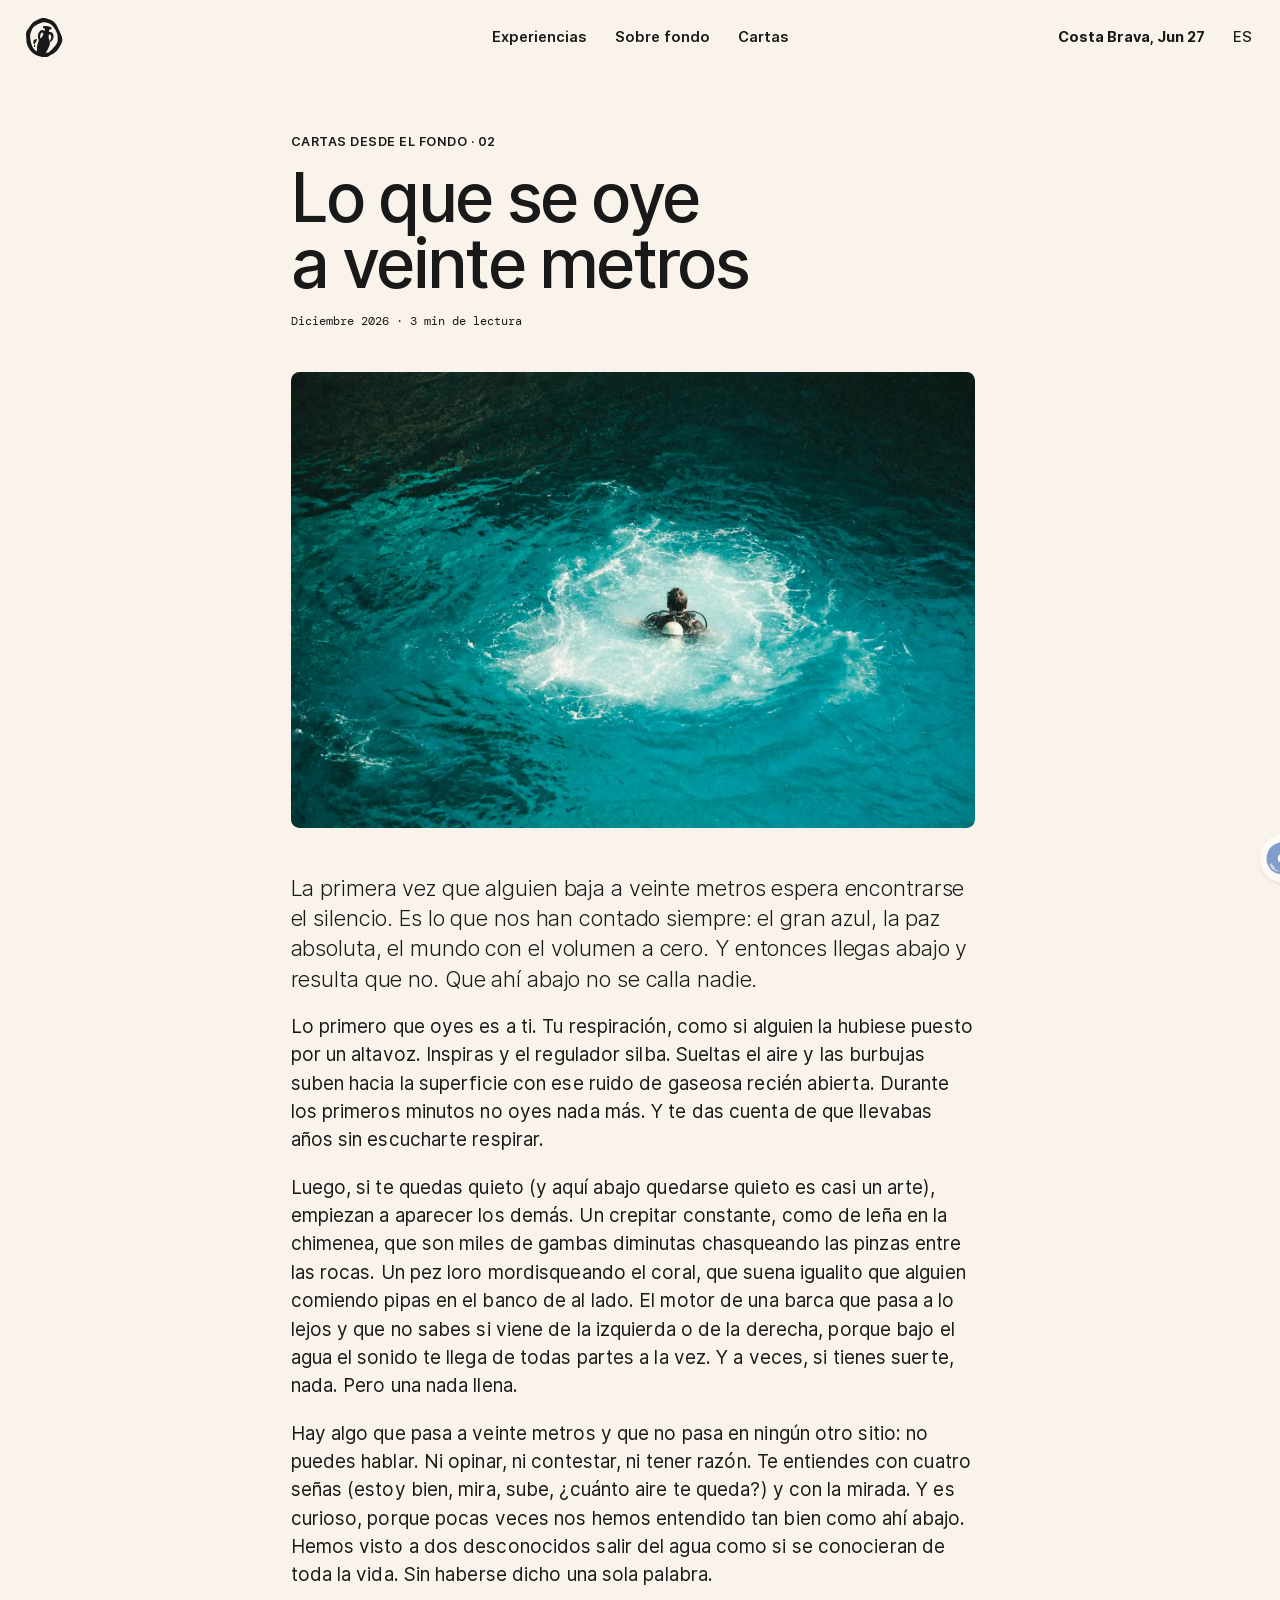
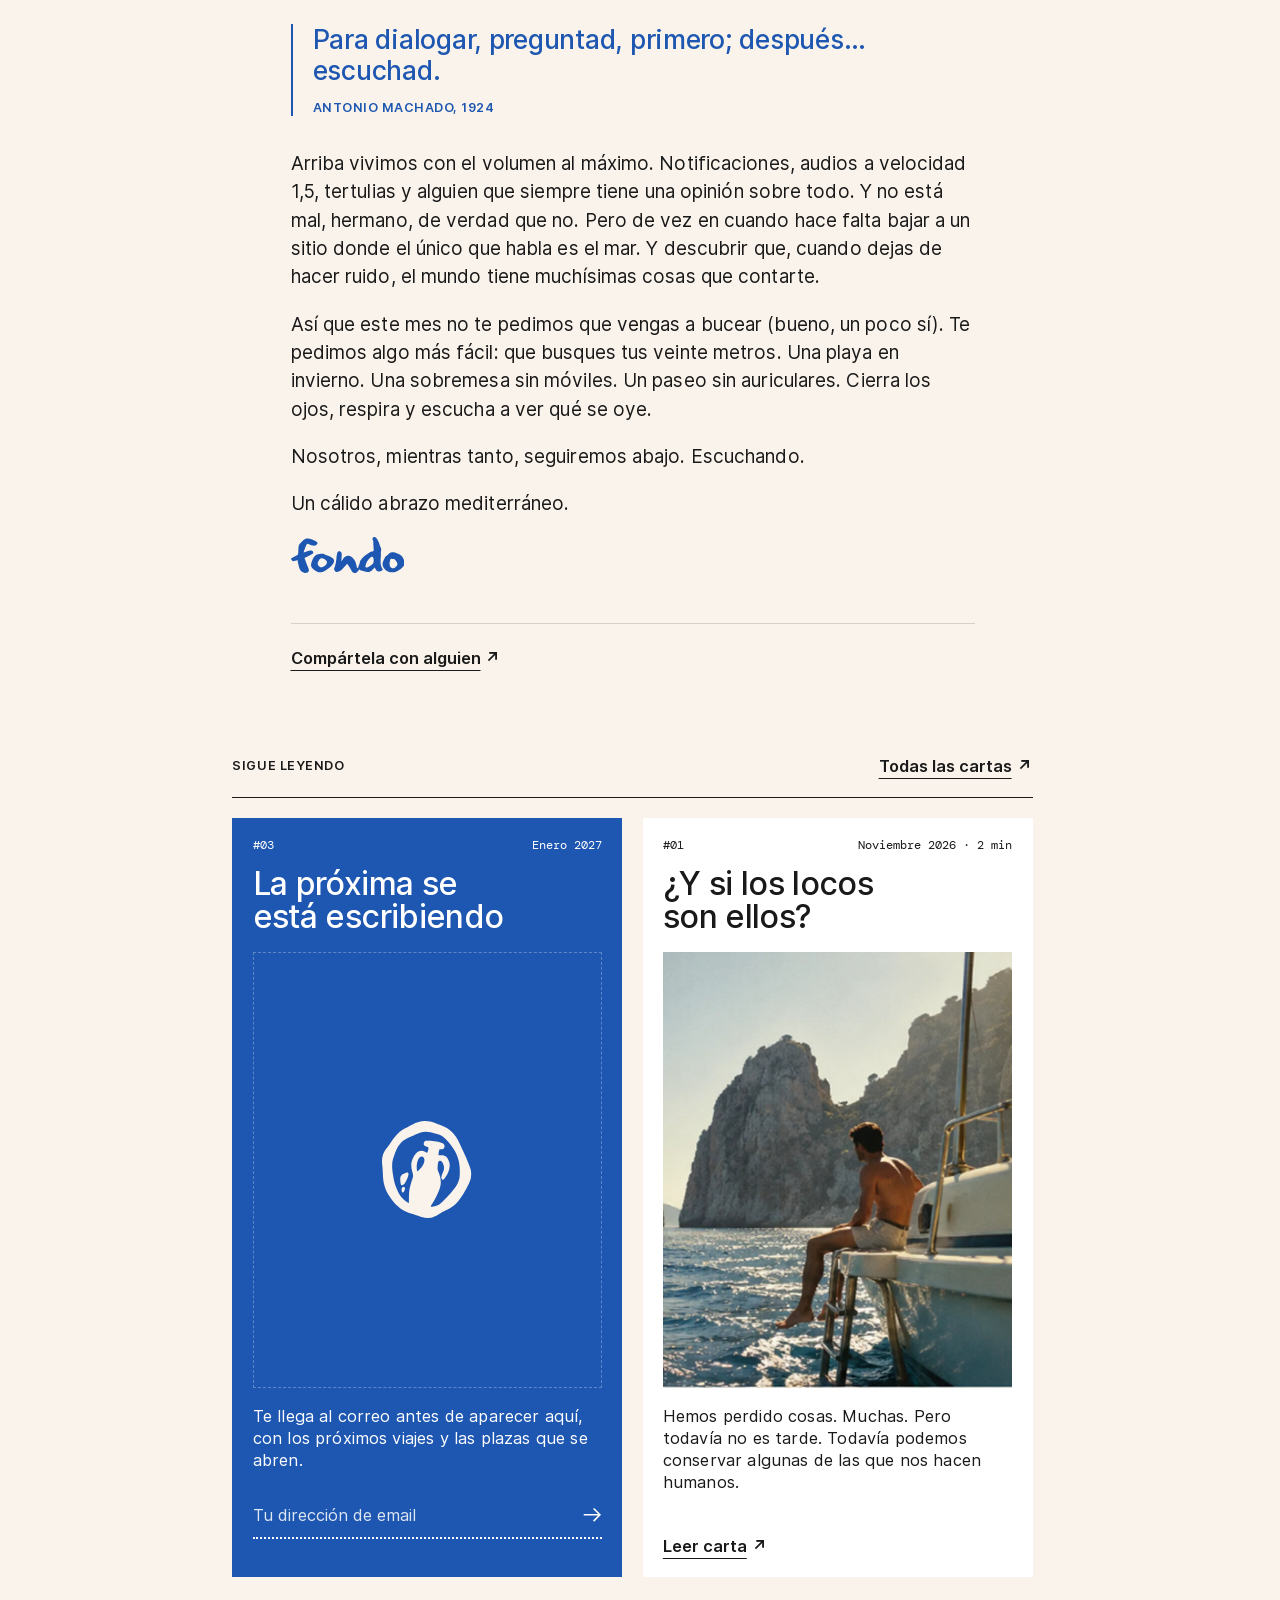
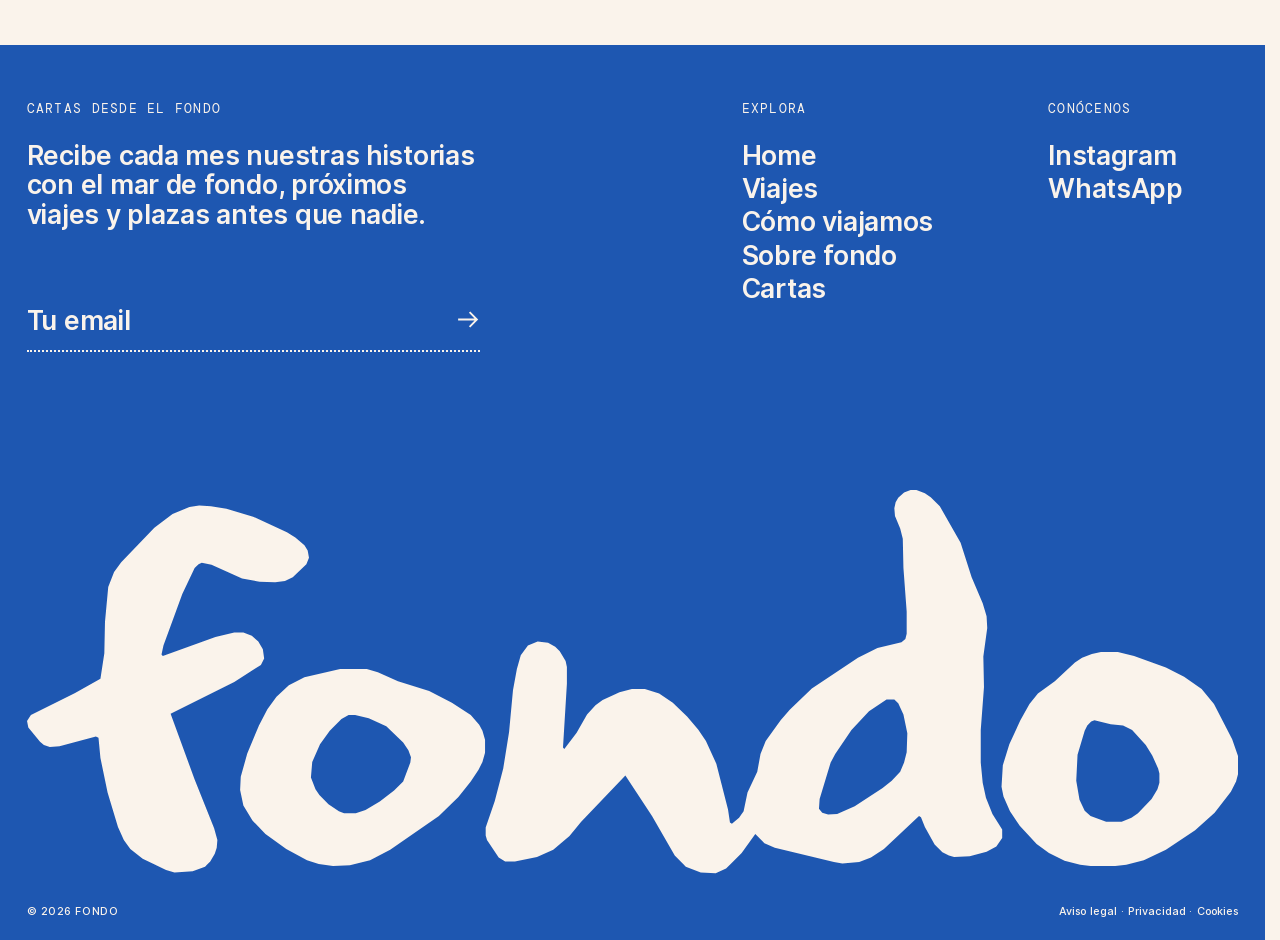
<file: cartas/lo-que-se-oye-a-veinte-metros/index.html>
<!doctype html>
<html lang="es">
<head>
  <meta charset="utf-8">
  <meta name="viewport" content="width=device-width, initial-scale=1, viewport-fit=cover">
  <title>Lo que se oye a veinte metros · Cartas desde el fondo</title>
  <meta name="description" content="Bajas a veinte metros esperando silencio. Y resulta que ahí abajo no se calla nadie.">
  <meta name="theme-color" content="#191919" data-default="#191919">
  <meta property="og:title" content="Lo que se oye a veinte metros">
  <meta property="og:description" content="Cartas desde el fondo · Bajas a veinte metros esperando silencio. Y resulta que ahí abajo no se calla nadie.">
  <meta property="og:type" content="article">
  <meta property="og:image" content="https://meetfondo.com/assets/img/og-carta-02.jpg">
  <meta property="og:image:width" content="1200">
  <meta property="og:image:height" content="630">
  <meta property="og:url" content="https://meetfondo.com/cartas/lo-que-se-oye-a-veinte-metros/">
  <meta property="og:locale" content="es_ES">
  <meta name="twitter:card" content="summary_large_image">
  <!-- Versión en pruebas: que no la indexen los buscadores. Quitar al lanzar. -->
  <meta name="robots" content="noindex, nofollow">
  <!-- Favicon: SVG que cambia solo (isotipo negro con tema claro, blanco con tema oscuro).
       Los navegadores que no leen SVG usan el .ico (negro). -->
  <link rel="icon" href="/favicon.ico?v=fe84fd92" sizes="32x32">
  <link rel="icon" href="../../assets/favicon.svg?v=fe84fd92" type="image/svg+xml">
  <link rel="manifest" href="/site.webmanifest?v=fe84fd92">
  <link rel="apple-touch-icon" href="../../assets/apple-touch-icon.png?v=fe84fd92">
  <link rel="stylesheet" href="../../css/styles.css?v=b3240bed">
  <script>document.documentElement.classList.add('js');</script>
  <script src="../../js/main.js?v=9a4d8f3f" defer></script>
</head>
<body class="page-cartas page-carta">

<!-- Sprite: marca. Se usa con <use href="#..."> y hereda currentColor -->
<svg width="0" height="0" style="position:absolute" aria-hidden="true" focusable="false">
  <defs>
    <path id="wm-path" fill="currentColor" fill-rule="evenodd" clip-rule="evenodd" d="M503.918 255.605L482.523 241.57L456.699 228.272L421.285 217.192L398.413 206.849L385.871 203.155H355.62L315.042 212.759L297.335 221.624L283.316 234.922L272.986 248.957L263.395 267.426L250.114 299.192L242.737 325.787L241.999 340.561L245.688 358.291L256.017 375.282L270.773 390.797L294.383 407.788L317.993 420.347L331.273 424.779L347.505 426.995L366.687 426.256L389.559 420.347L412.431 408.526L467.767 370.111L489.9 348.687L503.918 330.958L512.772 317.661L517.199 308.796L520.151 298.454V283.678L517.199 273.335L513.509 266.687L503.918 255.605ZM365.212 255.605H372.589L388.084 259.3L408.004 268.165L427.187 286.633L433.09 295.498L436.041 303.624L435.303 309.535L427.187 330.958L416.857 341.3L400.627 353.859L384.394 363.463L373.328 367.156H360.047L354.145 364.941L342.34 356.813L332.01 346.472L327.584 339.823L322.419 326.526L323.895 308.796L332.749 288.85L343.815 273.335L357.096 260.039L365.212 255.605ZM1238.77 183.947H1219.59L1209.26 186.164L1198.19 190.596L1190.07 195.768L1167.2 217.192L1148.02 231.227L1138.43 243.048L1128.1 261.516L1115.56 288.85L1108.18 312.489L1106.7 336.868L1108.92 347.949L1116.29 364.941L1127.36 381.193L1146.54 401.878L1160.56 412.219L1178.27 421.086L1195.98 425.517L1207.78 426.995H1235.82L1248.36 425.517L1268.28 420.347L1293.37 408.526L1326.57 386.364L1348.7 366.417L1367.15 342.778L1373.05 330.958L1376 319.876L1375.26 302.146L1368.62 282.939L1347.96 243.048L1333.95 226.057L1314.02 212.02L1293.37 201.677L1257.21 188.381L1238.77 183.947ZM1212.21 261.516L1230.65 265.948L1244.67 267.426L1255 272.598L1270.49 289.589L1277.87 301.408L1284.51 316.183L1285.99 322.093V332.435L1283.77 339.823L1277.13 350.904L1261.64 367.156L1254.26 372.328L1243.2 376.76H1225.49L1207.78 370.111L1201.14 364.202L1195.24 351.643L1191.55 330.219L1193.02 300.67L1201.14 273.335L1204.09 267.426L1208.52 262.994L1212.21 261.516ZM208.797 18.4686L195.518 17.7299L184.45 19.2073L165.267 27.3335L144.609 42.8473L106.981 82.0007L98.8655 93.0819L92.2252 110.073L88.5361 149.966L87.7984 185.425L83.3716 214.236L54.5973 230.488L4.42681 255.605L0 262.255L1.4756 269.642L14.756 285.894L19.1829 289.589L25.823 291.804L36.8901 291.066L78.207 279.985L81.1581 281.463L83.3716 304.363L91.4873 343.517L103.292 382.671L109.932 397.445L117.311 407.788L131.329 418.869L157.89 431.427L167.481 434.382L188.139 432.905L202.158 427.734L208.06 421.823L213.225 412.958L215.439 406.31L216.176 397.445L212.487 384.148L190.353 328.742L163.055 254.129L235.358 217.929L265.609 198.723L269.298 191.335L267.821 180.992L262.658 172.127L255.279 165.479L245.688 161.786H235.358L213.962 166.957L154.201 188.381L152.725 186.903L154.938 176.56L176.334 118.199L190.353 88.6494L194.78 84.217L198.469 82.7396L209.536 84.9557L244.212 100.469L264.133 104.163L281.84 104.902L292.907 103.424L301.761 98.9919L317.254 84.217L320.205 76.8295L318.73 68.7034L315.042 62.7933L304.712 53.9285L295.121 48.0184L256.755 30.2885L226.505 21.4236L208.797 18.4686ZM1036.61 18.4686L1026.28 8.1262L1019.64 3.69373L1010.05 0H1003.41L996.032 2.95498L989.392 8.86494L986.441 14.0362L984.965 20.6849L985.703 29.5498L991.606 43.586L994.557 55.4059L995.294 88.6494L998.983 138.145V163.262L997.508 169.173L993.081 172.866L965.782 179.516L943.648 190.596L891.264 225.318L866.179 249.696L855.849 261.516L838.881 285.155L832.979 299.931L829.289 319.876L818.221 343.517L813.795 364.941L808.63 372.328L800.514 378.976L798.302 377.499L796.088 362.724L782.807 311.011L771.002 285.155L762.149 271.859L749.606 257.083L733.374 241.57L717.881 231.227L701.65 226.057H686.894L672.875 229.75L653.692 238.614L645.576 244.525L635.985 254.867L624.18 275.552L610.161 294.02L608.686 292.543L613.113 220.146V200.938L611.638 194.29L604.998 183.209L599.833 178.038L591.717 173.605L579.912 172.127L568.845 176.56L560.73 187.642L556.302 203.155L551.875 227.533L547.449 274.813L540.809 316.183L531.217 353.121L520.888 383.41V392.274L522.363 397.445L535.644 417.391L543.021 421.823H554.089L579.174 416.652L597.619 408.526L616.064 393.013L629.345 376.76L679.515 324.309L709.765 370.111L735.588 415.175L748.132 427.734L765.1 434.382L782.07 435.121L793.874 429.951L811.581 412.219L827.075 390.797L837.405 401.139L849.21 406.31L916.35 422.562L925.941 424.04L945.124 422.562L958.404 417.391L973.16 407.788L1013 370.111L1015.22 371.589L1019.64 382.671L1030.71 402.617L1039.56 411.482L1046.94 415.175L1052.84 416.652L1070.55 415.914L1089.73 410.743L1100.8 404.832L1107.44 395.228V385.625L1096.37 367.895L1089 349.426L1085.31 332.435L1083.09 309.535V272.598L1086.78 223.84L1086.04 189.119L1090.47 156.614L1089.73 143.317L1085.31 128.542L1072.76 98.9919L1060.22 59.8383L1036.61 18.4686ZM984.965 237.876L989.392 242.309L995.294 254.867L999.721 276.291L998.983 297.715L996.032 309.535L991.606 319.876L982.013 330.219L971.685 338.345L939.959 359.03L920.038 367.895L909.71 368.634L903.069 366.417L899.38 361.985L900.117 350.904L912.661 309.535L917.825 299.931L936.271 272.598L956.191 251.174L976.111 237.876H984.965Z"/>
    <!-- Recorte para la cabecera «tinta»: sigue al wordmark del hero (lo mueve el JS) -->
    <clipPath id="ink-clip" clipPathUnits="userSpaceOnUse"><use id="ink-clip-shape" href="#wm-path" clip-rule="evenodd"/></clipPath>
  </defs>
  <symbol id="wordmark" viewBox="0 0 1376 436"><use href="#wm-path"/></symbol>
  <symbol id="isotipo" viewBox="0 0 41 44">
    <path fill="currentColor" fill-rule="evenodd" clip-rule="evenodd" d="M10.2041 30.0187C10.1063 29.9655 10.0012 29.9373 9.88877 29.9341C9.77635 29.931 9.66273 29.9509 9.54791 29.994C9.43309 30.0371 9.33546 30.0977 9.25502 30.1757C9.17458 30.2537 9.10744 30.3465 9.05361 30.4543C8.99977 30.562 8.95744 30.7192 8.92662 30.9261C8.8958 31.1329 8.88785 31.3251 8.90277 31.5026C8.9177 31.6801 8.95714 31.85 9.02111 32.0124C9.08507 32.1747 9.14979 32.2837 9.21526 32.3393C9.28073 32.395 9.35966 32.4237 9.45205 32.4254C9.54444 32.4272 9.64087 32.3898 9.74135 32.3132C9.84182 32.2366 9.96219 32.0476 10.1025 31.7462C10.2427 31.4448 10.3407 31.1451 10.3963 30.8471C10.452 30.5491 10.4583 30.3499 10.4153 30.2494C10.3722 30.1489 10.3018 30.072 10.2041 30.0187ZM8.604 28.7721C8.73104 29.0363 8.82625 29.1776 8.88963 29.196C8.95302 29.2143 9.09564 29.1778 9.31751 29.0864C9.53938 28.995 9.72178 28.8893 9.86471 28.7692C10.0077 28.6491 10.1714 28.477 10.3559 28.253C10.5404 28.029 10.7931 27.5752 11.114 26.8916C11.4349 26.208 11.6433 25.7187 11.739 25.4235C11.8347 25.1283 11.9126 24.8272 11.9728 24.5202C12.0329 24.2132 12.0433 23.9748 12.0038 23.8049C11.9644 23.635 11.8935 23.5279 11.7913 23.4836C11.689 23.4393 11.5733 23.422 11.4441 23.4316C11.315 23.4412 11.0687 23.4984 10.7054 23.6032C10.3422 23.7079 9.98035 23.8616 9.62003 24.0641C9.25971 24.2666 9.01361 24.4376 8.88174 24.577C8.74986 24.7165 8.63457 24.8849 8.53588 25.0824C8.43718 25.2799 8.36434 25.5604 8.31735 25.924C8.27036 26.2876 8.27462 26.7871 8.33015 27.4226C8.38568 28.058 8.47696 28.5078 8.604 28.7721Z"/>
    <path fill="currentColor" d="M19.2505 43.9321C18.3992 43.7717 17.3545 43.4468 16.0475 42.9363C15.4377 42.6986 14.4682 42.3794 13.8916 42.2261C9.78568 41.1318 6.64185 38.8619 3.9723 35.0631C1.49246 31.5357 0.522946 28.5442 0.393595 24.0225C0.356638 22.7075 0.238375 20.9987 0.13243 20.2251C-0.201417 17.8019 0.100401 15.6148 0.987376 14.0214C1.20789 13.6261 1.78689 12.8034 2.27595 12.193C2.76379 11.5826 3.39576 10.7036 3.6791 10.2394C4.55868 8.80065 5.56639 7.46313 6.68373 6.25641C8.33203 4.47586 9.41611 3.71357 11.9267 2.57154C12.6154 2.25791 13.3964 1.87535 13.6613 1.72065C15.689 0.540645 17.6293 -0.0205235 19.62 0.000573059C21.1698 0.0160439 22.3142 0.259358 24.0611 0.945699C24.7349 1.21011 26.0346 1.72065 26.9499 2.08069C29.309 3.00754 30.5508 3.80921 32.0623 5.37879C33.4827 6.85414 34.3303 8.22823 35.7556 11.3646C36.2828 12.5249 36.9 13.8301 37.1279 14.2633C37.3558 14.6978 37.7969 15.6781 38.1098 16.4432C38.4214 17.2083 39.0029 18.6246 39.4008 19.5923C40.3555 21.9143 40.549 22.8074 40.4664 24.5148C40.3605 26.7215 39.8234 28.09 37.4778 32.1306C34.7245 36.8703 32.6807 38.8928 29.0466 40.4764C27.8492 40.9982 26.9031 41.5397 25.7365 42.3695C24.9727 42.9124 23.811 43.4736 22.823 43.7745C22.1516 43.9799 20.0056 44.0741 19.2505 43.9321ZM23.3158 38.7873C24.199 38.6607 25.1833 38.3218 25.9681 37.8717C27.2382 37.1446 31.5449 32.5244 33.3891 29.9141C34.1972 28.7693 34.8674 27.2166 35.1544 25.8256C35.4673 24.3123 35.3355 20.2519 34.9167 18.4671C34.1381 15.1465 32.9789 12.9482 30.329 9.76969C27.843 6.78664 26.8513 6.22969 22.0222 5.10032C20.2988 4.69667 18.7059 4.7684 17.2178 5.31691C15.3342 6.00888 10.8919 8.06931 10.0629 8.6347C8.66834 9.58685 7.31693 11.2774 6.53344 13.0523C6.21191 13.7794 5.33232 16.2717 4.91963 17.6232C4.48231 19.0536 4.486 20.9298 4.93072 24.0225C5.32493 26.7637 5.70313 28.284 6.49278 30.3051C7.52143 32.9351 8.38377 34.312 9.84851 35.6566C10.5335 36.2839 11.9575 37.3134 12.1423 37.3134C12.1904 37.3134 12.2286 36.2529 12.2286 34.9576C12.2286 33.6243 12.2988 32.1742 12.3887 31.6173C12.6043 30.2938 13.3237 27.5288 13.7142 26.5246C14.2082 25.2546 14.2181 24.6526 13.7672 23.1787C13.3102 21.6864 13.171 20.069 13.3939 18.8482C13.6219 17.5909 14.446 15.8427 15.2147 14.9848C16.6326 13.3997 17.8535 13.1044 19.5178 13.944C20.0031 14.1887 20.4319 14.3884 20.47 14.3884C20.5698 14.3884 20.9049 13.4391 21.0404 12.7724C21.1402 12.2802 21.1217 12.1775 20.8975 11.9623C20.7558 11.8273 20.5464 11.7162 20.4319 11.7162C20.3161 11.7162 19.9342 11.5516 19.5831 11.3519C18.9585 10.9961 18.9425 10.9736 18.9425 10.3759C18.9425 9.93143 19.0238 9.65436 19.2394 9.36886C19.5289 8.98349 19.5744 8.97224 20.9702 8.92583C23.009 8.85832 25.9718 9.38714 27.519 10.0946C28.4479 10.5179 28.6844 11.7176 27.9946 12.5052C27.7445 12.7907 27.5794 12.8414 26.9006 12.8414C26.4621 12.8414 26.0765 12.8892 26.0444 12.9482C25.9212 13.1747 25.5997 15.2224 25.6588 15.3997C25.7057 15.5389 25.9693 15.5727 26.701 15.5347C28.8064 15.4264 29.9447 16.4278 30.589 18.9565C31.0903 20.9256 30.334 23.5415 28.6327 25.7229C27.6804 26.9423 27.3589 27.0112 27.0263 26.0633C26.8008 25.4205 26.8513 25.18 27.5461 23.5514C28.183 22.0591 28.2779 21.3686 28.0044 20.2434C27.5141 18.2294 26.143 17.4024 25.532 18.7512C25.4075 19.0269 25.3065 19.7287 25.2609 20.6443C25.1895 22.0971 25.1895 22.0999 25.633 23.1505C27.0792 26.5822 27.0571 28.9915 25.5504 32.3894C24.8014 34.0772 23.5535 36.4259 22.7134 37.7283C22.0765 38.717 21.9988 39.0405 22.4226 38.9406C22.5754 38.9055 22.977 38.8365 23.3158 38.7873ZM16.9961 22.017C18.7035 20.3461 19.4734 18.7189 19.2049 17.3518C19.041 16.522 18.6468 16.0762 18.0764 16.0762C16.7029 16.0762 15.6422 18.4994 15.7666 21.3559C15.8134 22.4361 15.8997 22.8299 16.0857 22.8257C16.1325 22.8242 16.5415 22.46 16.9961 22.017Z"/>
  </symbol>
</svg>

<a class="skip-link" href="#contenido">Saltar al contenido</a>

<!-- ============ Cabecera fija ============ -->
<header class="site-header" data-header>
  <a class="site-header__logo" href="../../" aria-label="Fondo, inicio" data-tone="dark">
    <svg class="icon-iso" aria-hidden="true"><use href="#isotipo"/></svg>
  </a>
  <!-- Sonidos desde el fondo. Móvil: al pasar el hero, el vinilo ocupa el sitio del isotipo.
       Escritorio: main.js lo lleva a .sonido-dock, fijo abajo a la izquierda. Nunca suena solo. -->
  <button class="site-header__sonido" type="button" aria-pressed="false" aria-label="Sonidos desde el fondo: poner música" data-tone="dark" data-sonido>
    <svg class="icon-iso" viewBox="0 0 41 44" overflow="visible" aria-hidden="true"><defs><filter id="sv-sombra" x="-40%" y="-40%" width="180%" height="190%"><feDropShadow dx="0" dy="1.2" stdDeviation="1.5" flood-color="#191919" flood-opacity="0.18"/></filter><filter id="sv-brazo" x="-20%" y="-20%" width="150%" height="150%"><feDropShadow dx="0.45" dy="0.8" stdDeviation="0.45" flood-color="#0c2550" flood-opacity="0.4"/></filter></defs><path class="sv-fondo" filter="url(#sv-sombra)" d="M18.18 43.68C17.70 43.54 17.17 43.36 16.20 43.00C15.14 42.60 14.66 42.45 13.73 42.18C9.44 40.97 6.32 38.60 3.54 34.42C1.69 31.64 0.81 29.15 0.50 25.84C0.47 25.48 0.41 24.54 0.38 23.76C0.35 22.98 0.30 22.12 0.28 21.84C0.26 21.57 0.24 20.15 0.24 18.69C0.24 16.15 0.24 16.02 0.32 15.72C0.58 14.68 1.05 13.78 1.90 12.68C2.75 11.57 3.23 10.92 3.54 10.44C4.60 8.81 5.08 8.13 5.79 7.28C7.76 4.93 9.00 3.94 11.40 2.82C12.59 2.26 13.45 1.84 13.77 1.66C14.62 1.17 15.70 0.70 16.64 0.41C17.14 0.26 17.14 0.26 19.58 0.26C22.50 0.26 22.13 0.18 25.36 1.46C26.01 1.71 26.64 1.96 26.76 2.01C29.31 2.99 30.79 3.96 32.34 5.68C33.63 7.10 34.37 8.35 35.80 11.46C36.11 12.14 36.63 13.25 36.96 13.92C37.67 15.38 37.74 15.54 38.79 18.10C40.38 22.00 40.52 22.51 40.47 24.30C40.39 26.57 39.87 27.96 37.70 31.74C34.86 36.68 32.84 38.76 29.28 40.37C27.90 40.99 27.02 41.48 26.10 42.12C25.09 42.81 24.26 43.26 23.33 43.60C22.88 43.76 22.88 43.76 20.67 43.76C18.60 43.75 18.44 43.75 18.18 43.68Z"/><g transform="translate(19.77 22.1) scale(0.0268) translate(-675 -675)"><path class="sv-azul" d="M654.5 1194.0C648.5 1193.6 633.1 1193.2 620.5 1193.1C570.8 1192.8 561.2 1191.2 498.5 1172.4C476.0 1165.6 429.4 1146.2 414.4 1137.4C387.9 1121.7 344.7 1093.6 341.6 1090.0C340.4 1088.5 334.4 1083.4 328.3 1078.7C314.5 1067.9 274.2 1028.2 266.8 1017.9C233.2 971.7 214.4 941.0 201.5 911.0C194.5 894.9 175.0 843.8 173.5 837.6C152.2 750.9 146.5 702.9 153.4 667.0C154.2 662.9 155.1 651.0 155.5 640.5C156.4 612.3 157.6 602.2 163.1 573.5C170.2 536.8 179.2 506.4 190.2 482.5C193.2 475.9 201.0 457.2 207.5 441.0C220.1 409.4 221.9 405.3 227.8 396.2C229.9 392.9 232.4 388.1 233.5 385.4C235.3 380.6 241.1 369.9 245.7 362.9C247.0 360.9 249.7 358.4 251.6 357.4C254.0 356.1 257.3 352.4 261.3 346.5C277.8 322.5 332.3 274.2 374.5 246.3C381.1 241.9 392.5 234.0 399.8 228.6C436.1 202.0 477.6 183.1 523.6 172.1C591.9 155.8 603.8 154.2 652.5 154.0C664.0 153.9 679.4 153.5 686.5 153.0C721.4 150.5 740.7 150.6 752.5 153.3C809.6 166.7 814.0 167.6 826.0 168.9C833.0 169.6 836.7 170.5 840.0 172.3C842.5 173.7 847.6 175.8 851.5 177.0C871.9 183.3 884.5 188.4 907.1 199.4C916.9 204.1 927.2 208.9 930.1 210.1C945.6 216.1 963.3 226.6 988.4 244.5C1015.9 264.1 1016.3 264.4 1029.9 278.5C1034.6 283.4 1041.6 290.1 1045.3 293.4C1049.0 296.6 1053.8 301.8 1055.9 304.9C1058.1 308.0 1062.0 312.4 1064.6 314.5C1083.5 329.7 1096.6 346.5 1111.5 374.5C1114.1 379.4 1118.8 387.1 1122.0 391.5C1131.0 404.2 1136.9 414.3 1134.1 412.6C1133.2 412.0 1125.0 421.2 1125.0 422.8C1125.0 423.3 1129.0 431.6 1133.9 441.1C1145.4 463.5 1145.0 461.2 1138.9 469.5C1132.8 477.9 1129.8 483.6 1127.6 491.2C1126.7 494.4 1125.1 498.4 1124.1 500.2C1122.4 503.1 1116.4 522.0 1113.1 534.5C1112.5 536.7 1110.5 547.3 1108.5 558.0C1106.6 568.7 1103.9 581.5 1102.6 586.5C1101.2 591.5 1099.0 602.5 1097.6 611.0C1096.1 619.5 1093.2 633.7 1091.0 642.5C1088.8 651.3 1086.1 664.2 1085.0 671.2C1083.9 678.2 1082.1 686.5 1081.0 689.7C1079.8 692.9 1078.2 697.8 1077.3 700.5C1074.0 711.3 1064.6 734.0 1059.4 743.8C1050.3 761.0 1046.9 765.3 1032.4 778.1C1030.8 779.5 1026.6 783.7 1023.0 787.4C1015.7 795.0 1012.1 797.7 1000.5 804.0C987.1 811.3 972.8 820.1 967.0 824.8C960.5 830.0 956.8 832.0 944.8 836.6C932.5 841.3 931.0 841.2 926.5 835.0C918.8 824.5 906.8 821.8 894.4 827.9C891.2 829.5 884.5 832.6 879.7 834.9C874.8 837.1 868.5 840.6 865.7 842.7C838.5 862.3 837.5 863.3 838.5 872.0C840.4 890.1 840.5 889.4 837.1 893.2C835.4 895.2 831.6 898.6 828.6 900.9C821.0 906.8 818.3 915.3 822.6 920.1C824.8 922.5 832.5 922.7 837.8 920.4C855.2 912.8 855.9 912.7 858.9 918.1C865.4 929.6 870.3 932.3 885.5 932.6C901.3 932.9 907.4 931.0 923.1 921.1C928.9 917.4 929.6 917.2 931.6 918.5C933.6 919.8 933.8 919.7 934.4 917.0C934.7 915.0 936.2 913.3 938.9 911.6C941.1 910.2 944.1 907.4 945.6 905.3C947.1 903.2 949.7 899.7 951.4 897.5C955.1 892.7 955.6 883.5 952.7 876.1C951.0 871.9 951.0 871.9 953.8 869.0C955.4 867.4 958.7 865.6 961.1 865.0C966.8 863.4 972.2 860.6 978.5 856.0C981.2 853.9 987.8 850.1 993.0 847.5C998.2 844.9 1005.2 840.9 1008.4 838.7C1018.1 832.2 1043.5 810.4 1048.7 804.3C1051.3 801.2 1058.1 794.1 1063.6 788.6C1078.0 774.2 1085.8 763.1 1089.1 752.1C1090.1 748.8 1091.2 747.4 1093.7 746.2C1097.3 744.5 1097.6 743.3 1095.9 738.5C1094.9 735.7 1095.4 733.3 1100.4 717.4C1108.0 693.4 1108.9 691.1 1111.0 690.0C1112.3 689.3 1113.0 686.9 1113.9 680.3C1114.5 675.4 1116.1 667.0 1117.6 661.6C1119.0 656.1 1121.0 645.8 1122.0 638.6C1123.1 631.4 1124.8 621.1 1126.0 615.6C1127.1 610.2 1128.0 603.2 1128.0 600.0C1128.0 593.0 1129.8 585.0 1134.9 568.7C1137.1 562.0 1140.2 551.5 1142.0 545.5C1143.8 539.5 1146.9 530.7 1149.1 526.0C1151.2 521.3 1154.1 513.0 1155.6 507.5C1157.0 502.0 1158.3 497.4 1158.5 497.2C1159.2 496.5 1171.0 534.6 1174.6 548.8L1178.4 564.2L1180.7 556.3C1183.2 547.8 1187.9 537.0 1189.1 537.0C1189.9 537.0 1191.2 544.5 1193.5 562.5C1194.3 569.1 1195.7 577.6 1196.5 581.5C1201.4 604.9 1203.3 632.5 1202.8 675.5C1202.8 679.9 1203.1 687.1 1203.5 691.6C1204.2 699.6 1202.8 711.5 1198.5 734.0C1197.7 738.1 1196.6 744.6 1196.1 748.5C1195.5 752.4 1193.9 759.5 1192.5 764.5C1191.1 769.5 1188.2 781.1 1186.0 790.3C1177.1 827.6 1170.7 848.2 1163.0 864.4C1154.3 882.7 1135.7 915.9 1125.9 930.7C1120.7 938.5 1115.0 947.6 1113.1 950.9C1111.2 954.3 1108.9 957.2 1107.9 957.5C1104.7 958.5 1100.0 964.0 1096.8 970.3C1093.9 976.2 1081.5 993.8 1076.7 999.0C1075.4 1000.4 1071.2 1003.7 1067.3 1006.3C1058.8 1012.0 1057.2 1013.8 1049.5 1024.8C1045.3 1030.9 1042.0 1034.4 1038.7 1036.5C1031.5 1041.0 1014.5 1056.5 1008.4 1064.1C1005.4 1067.8 1000.5 1073.0 997.3 1075.7C994.2 1078.3 988.4 1083.5 984.4 1087.1C980.5 1090.7 971.0 1097.7 963.4 1102.5C955.7 1107.4 942.8 1115.8 934.5 1121.3C890.6 1150.5 879.2 1155.8 831.5 1169.1C821.6 1171.9 806.3 1176.6 797.5 1179.5C768.6 1189.2 752.2 1191.7 709.5 1193.0C692.5 1193.5 675.6 1194.1 672.0 1194.4C668.4 1194.6 660.5 1194.4 654.5 1194.0Z"/><g data-spin><path class="sv-blanco" fill-rule="evenodd" d="M526.5 1099.6C494.5 1091.6 442.1 1073.6 435.3 1068.3C433.2 1066.7 426.6 1062.7 420.5 1059.5C398.7 1048.0 368.2 1024.8 337.2 995.9C329.9 989.1 320.3 980.4 315.9 976.5C303.6 965.7 288.6 943.1 275.1 914.9C263.6 890.9 261.5 882.6 264.9 874.9C267.7 868.6 269.1 867.6 274.6 868.3C281.0 869.0 283.2 871.6 288.1 883.9C297.9 909.0 317.7 941.6 330.7 954.0C338.5 961.5 375.0 993.4 391.0 1006.7C405.9 1019.0 425.1 1032.0 437.5 1038.3C440.2 1039.7 445.4 1043.1 449.0 1046.0C457.5 1052.8 458.0 1053.1 475.0 1057.9C483.0 1060.1 499.6 1065.3 512.0 1069.4C524.4 1073.4 539.8 1078.0 546.3 1079.5C560.5 1082.8 564.0 1085.1 564.0 1091.0C564.0 1096.8 560.4 1099.3 549.2 1101.4C544.3 1102.3 540.1 1103.0 539.9 1102.9C539.7 1102.9 533.6 1101.4 526.5 1099.6ZM420.0 996.1C412.7 993.8 384.8 977.3 376.1 970.0C367.9 963.1 328.1 918.5 319.9 907.0C312.3 896.4 295.8 868.9 291.2 859.1C285.1 846.5 286.8 835.5 295.1 833.8C301.1 832.6 302.8 834.4 310.0 848.5C313.6 855.6 320.6 867.8 325.6 875.5C330.6 883.2 335.4 890.9 336.3 892.5C338.7 897.2 345.7 904.9 354.8 912.9C359.4 917.0 368.4 926.2 374.8 933.4C394.5 955.5 399.1 959.9 410.5 967.7C430.5 981.5 435.0 985.8 435.0 991.3C435.0 996.1 427.7 998.4 420.0 996.1ZM667.5 831.5C665.2 830.8 660.7 829.0 657.5 827.5C654.2 826.0 647.2 823.5 642.0 821.8C595.1 807.2 596.0 807.6 581.4 796.7C575.9 792.5 568.7 788.0 565.5 786.5C556.8 782.7 538.3 763.3 533.9 753.5C531.5 748.2 525.7 726.2 522.5 711.0C521.7 706.9 520.2 699.8 519.3 695.2C517.6 686.8 518.7 671.9 522.1 657.5C522.7 655.3 523.5 648.3 524.0 642.0C525.1 627.1 526.8 620.9 533.4 607.5C551.6 570.6 590.1 537.9 627.5 527.7C668.4 516.5 692.9 517.4 733.0 531.7C757.0 540.2 757.4 540.4 768.8 549.2C787.1 563.3 789.2 565.8 812.1 602.0C820.4 615.1 822.8 620.1 825.7 629.9C827.1 634.7 829.3 641.9 830.7 646.0C835.7 660.8 835.6 682.3 830.6 700.0C827.5 711.2 820.3 735.6 818.8 740.0C815.0 751.8 802.4 774.7 795.8 781.8C792.1 785.8 789.0 789.5 789.0 790.0C789.0 792.4 768.6 809.0 763.9 810.4C761.2 811.2 757.5 813.0 755.8 814.3C750.9 817.9 746.0 819.5 731.0 822.5C723.6 823.9 710.0 826.9 700.8 829.1C683.1 833.2 674.8 833.8 667.5 831.5ZM698.3 700.4C705.3 695.8 708.4 683.0 703.7 678.2C701.5 676.1 694.9 676.4 687.6 678.9C684.3 680.1 681.2 681.0 680.6 681.0C679.7 681.0 675.7 675.2 674.2 671.8C674.0 671.3 678.0 671.0 683.2 671.0C693.5 671.0 695.9 670.1 698.5 665.0C704.3 653.7 691.9 639.3 675.4 638.2C657.3 637.0 646.9 646.1 640.5 668.4C637.7 678.2 641.5 684.7 655.9 694.4C661.2 698.0 662.6 698.4 668.6 698.0C670.3 697.9 673.5 698.6 675.6 699.6C687.4 704.7 691.5 704.9 698.3 700.4Z"/><path class="sv-azul" d="M683.0 702.6C681.1 701.9 677.8 700.5 675.6 699.6C673.5 698.6 670.3 697.9 668.6 698.0C662.6 698.4 661.2 698.0 655.9 694.4C641.5 684.7 637.7 678.2 640.5 668.4C646.9 646.1 657.3 637.0 675.4 638.2C691.9 639.3 704.3 653.7 698.5 665.0C695.9 670.1 693.5 671.0 683.2 671.0C678.0 671.0 674.0 671.3 674.2 671.8C675.7 675.2 679.7 681.0 680.6 681.0C681.2 681.0 684.3 680.1 687.6 678.9C699.6 674.7 704.8 676.3 705.7 684.2C707.1 696.6 694.2 707.0 683.0 702.6Z"/></g></g><g filter="url(#sv-brazo)"><g transform="translate(19.77 22.1) scale(0.0268) translate(-675 -675)"><path class="sv-azul" d="M861.7 970.0C856.8 968.5 851.0 965.9 848.7 964.4C844.6 961.7 844.2 961.6 832.0 961.9C805.3 962.4 788.6 950.7 782.1 927.0C777.5 910.6 782.3 891.0 794.2 877.6C797.7 873.5 798.0 872.7 798.0 867.2C798.0 856.2 804.2 841.6 812.8 832.6C816.6 828.7 828.3 819.7 842.6 809.7C851.7 803.3 878.5 790.2 888.6 787.0C902.7 782.7 925.1 784.7 936.6 791.3C940.7 793.7 940.7 793.7 944.6 790.8C949.7 787.0 970.4 774.4 980.5 769.1C986.5 765.9 990.7 762.5 997.5 755.7C1002.5 750.6 1008.8 744.7 1011.5 742.4C1022.2 733.6 1041.8 688.4 1045.0 665.0C1045.7 660.3 1048.4 647.3 1051.1 636.0C1053.8 624.7 1056.9 609.6 1058.0 602.5C1059.2 595.4 1061.2 585.3 1062.6 580.2C1063.9 575.1 1066.6 562.3 1068.6 551.7C1070.5 541.2 1072.8 529.8 1073.6 526.5C1076.5 515.2 1085.1 487.7 1086.9 484.1C1087.9 482.1 1089.5 478.0 1090.5 475.0C1094.7 461.9 1102.4 449.9 1121.4 426.5C1133.9 411.2 1135.1 410.4 1136.5 417.1C1136.9 418.7 1137.5 420.0 1137.8 420.0C1138.2 419.9 1144.6 412.5 1152.0 403.4C1166.3 385.9 1183.3 371.0 1204.4 357.4C1220.5 347.0 1220.8 346.6 1219.2 337.2C1216.3 319.7 1215.1 306.3 1216.1 302.4C1218.5 293.8 1234.5 284.2 1267.4 271.5C1276.0 268.2 1277.9 267.8 1282.6 268.4C1290.0 269.2 1298.1 272.5 1301.3 275.8C1303.8 278.4 1311.0 292.8 1311.0 295.3C1311.0 296.0 1312.3 298.4 1313.9 300.7C1315.6 303.3 1317.7 308.7 1319.0 314.2C1322.7 329.2 1328.3 341.2 1335.1 348.5C1337.2 350.8 1338.6 354.4 1340.9 363.4C1342.6 369.9 1345.2 377.8 1346.6 380.9C1351.6 391.4 1350.9 407.2 1344.9 423.7C1343.0 428.7 1341.0 431.2 1329.3 442.8C1321.0 450.9 1314.7 456.2 1313.1 456.6C1311.7 456.8 1309.4 457.7 1308.0 458.5C1301.1 462.5 1298.5 463.2 1292.7 462.7C1286.1 462.1 1282.0 459.9 1282.0 456.9C1282.0 455.7 1279.1 452.0 1274.7 447.7C1270.6 443.7 1267.1 439.9 1266.9 439.3C1266.2 437.0 1258.9 439.1 1252.6 443.5C1223.8 463.1 1214.0 471.8 1204.7 486.1C1192.2 505.4 1185.9 522.7 1188.1 531.6C1189.1 535.3 1188.9 536.3 1186.5 540.9C1184.1 545.8 1175.6 572.0 1170.4 591.0C1169.1 595.7 1168.0 602.3 1168.0 605.6C1168.0 609.0 1167.1 616.2 1166.0 621.6C1164.8 627.1 1163.1 637.4 1162.0 644.5C1161.0 651.7 1159.0 662.1 1157.6 667.5C1156.2 673.0 1154.4 682.0 1153.6 687.5C1151.9 699.1 1150.1 704.6 1146.1 711.0C1141.5 718.2 1137.8 731.1 1137.0 743.0C1136.1 755.4 1133.8 762.3 1128.0 769.5C1125.9 772.2 1122.9 776.8 1121.4 779.5C1115.7 790.1 1106.0 803.0 1094.9 814.5C1088.6 821.1 1080.2 829.8 1076.4 833.9C1061.2 850.0 1030.8 873.6 1015.0 881.5C1000.0 888.9 995.5 892.7 994.1 899.0C991.7 910.4 984.4 922.9 972.5 936.0C969.7 939.0 966.1 943.2 964.6 945.4C960.7 950.7 951.4 956.4 943.3 958.6C939.6 959.5 933.0 962.1 928.7 964.2C915.2 970.9 905.1 973.0 886.5 973.0C871.6 972.9 869.9 972.7 861.7 970.0Z"/><path class="sv-blanco" d="M873.2 931.6C868.3 929.9 863.5 925.6 859.8 919.5C858.0 916.5 855.8 914.0 855.0 914.0C853.5 914.0 846.6 916.6 837.8 920.4C832.5 922.7 824.8 922.5 822.6 920.1C818.3 915.3 821.0 906.8 828.6 900.9C831.6 898.6 835.4 895.2 837.1 893.2C840.5 889.4 840.4 890.1 838.5 872.0C837.5 863.3 838.5 862.3 865.7 842.7C868.5 840.6 874.8 837.1 879.7 834.9C884.5 832.6 891.2 829.5 894.4 827.9C906.8 821.8 918.8 824.5 926.5 835.0C931.0 841.2 932.5 841.3 944.8 836.6C956.8 832.0 960.5 830.0 967.0 824.8C972.8 820.1 987.1 811.3 1000.5 804.0C1012.1 797.7 1015.7 795.0 1023.0 787.4C1026.6 783.7 1030.8 779.5 1032.4 778.1C1046.9 765.3 1050.3 761.0 1059.4 743.8C1064.6 734.0 1074.0 711.3 1077.3 700.5C1078.2 697.8 1079.8 692.9 1081.0 689.7C1082.1 686.5 1083.9 678.2 1085.0 671.2C1086.1 664.2 1088.8 651.3 1091.0 642.5C1093.2 633.7 1096.1 619.5 1097.6 611.0C1099.0 602.5 1101.2 591.5 1102.6 586.5C1103.9 581.5 1106.6 568.7 1108.5 558.0C1110.5 547.3 1112.5 536.7 1113.1 534.5C1116.4 522.0 1122.4 503.1 1124.1 500.2C1125.1 498.4 1126.7 494.4 1127.6 491.2C1132.9 472.8 1162.2 437.0 1196.5 406.9C1220.6 385.8 1230.2 379.0 1235.7 379.0C1236.4 379.0 1239.5 384.0 1242.6 390.2C1249.1 403.1 1249.3 402.6 1234.3 411.0C1204.1 427.7 1192.3 437.6 1174.4 461.3C1164.3 474.6 1161.3 481.0 1158.4 494.9C1155.4 509.6 1152.5 519.0 1149.0 526.0C1147.5 529.0 1144.6 537.1 1142.5 544.0C1140.5 550.9 1137.1 562.0 1134.9 568.7C1129.8 585.0 1128.0 593.0 1128.0 600.0C1128.0 603.2 1127.1 610.2 1126.0 615.6C1124.8 621.1 1123.1 631.4 1122.0 638.6C1121.0 645.8 1119.0 656.1 1117.6 661.6C1116.1 667.0 1114.5 675.4 1113.9 680.3C1113.0 686.9 1112.3 689.3 1111.0 690.0C1108.9 691.1 1108.0 693.4 1100.4 717.4C1095.4 733.3 1094.9 735.7 1095.9 738.5C1097.6 743.3 1097.3 744.5 1093.7 746.2C1091.2 747.4 1090.1 748.8 1089.1 752.1C1085.8 763.1 1078.0 774.2 1063.6 788.6C1058.1 794.1 1051.3 801.2 1048.7 804.3C1043.5 810.4 1018.1 832.2 1008.4 838.7C1005.2 840.9 998.2 844.9 993.0 847.5C987.8 850.1 981.2 853.9 978.5 856.0C972.2 860.6 966.8 863.4 961.1 865.0C958.7 865.6 955.4 867.4 953.8 869.0C951.0 871.9 951.0 871.9 952.7 876.1C955.6 883.5 955.1 892.7 951.4 897.5C949.7 899.7 947.1 903.2 945.6 905.3C944.1 907.4 941.1 910.2 938.9 911.6C936.2 913.3 934.7 915.0 934.4 917.0C933.8 919.7 933.6 919.8 931.6 918.5C929.6 917.2 928.9 917.4 923.2 921.1C915.8 925.7 907.8 929.9 903.5 931.2C899.2 932.6 877.1 932.9 873.2 931.6ZM1287.8 415.7C1285.5 413.9 1281.0 403.9 1274.8 387.0C1272.1 379.6 1265.5 363.6 1260.1 351.5C1254.6 339.4 1249.9 328.5 1249.5 327.2C1247.8 321.4 1252.9 316.8 1268.1 310.7L1276.8 307.3L1277.4 312.9C1277.9 317.0 1279.9 322.3 1285.0 332.5C1306.7 376.6 1316.4 398.2 1315.5 400.9C1315.3 401.8 1311.9 405.7 1308.0 409.5C1301.2 416.2 1301.0 416.4 1295.3 416.7C1291.4 416.9 1288.9 416.6 1287.8 415.7Z"/></g></g></svg>
    <span class="sonido__tag"><strong>Sonidos desde el fondo</strong><em>Descubre cómo suenan nuestras experiencias</em></span>
  </button>
  <nav class="site-header__nav" aria-label="Principal">
    <a href="../../#viajes" data-tone="dark">Experiencias</a>
    <a href="../../sobre-nosotros/" data-tone="dark">Sobre fondo</a>
    <a href="../../cartas/" data-tone="dark">Cartas</a>
  </nav>
  <!-- Móvil: próximo viaje en el centro -->
  <a class="site-header__next site-header__next--m" href="../../viajes/costa-brava/" data-tone="dark"><span class="sr-only">Próximo viaje: </span>Costa Brava, Jun 27</a>
  <div class="site-header__right">
    <a class="site-header__next site-header__next--d" href="../../viajes/costa-brava/" data-tone="dark"><span class="sr-only">Próximo viaje: </span>Costa Brava, Jun 27</a>
    <button class="site-header__lang" type="button" aria-label="Cambiar idioma. Idioma actual: español" data-tone="dark">ES</button>
    <button class="site-header__menu" type="button" aria-label="Abrir menú" aria-expanded="false" aria-controls="menu" data-menu-open data-tone="dark">
      <span class="burger" aria-hidden="true"><i></i><i></i></span>
    </button>
  </div>
</header>

<!-- ============ Menú móvil (< 900 px) ============ -->
<div class="mmenu" id="menu" role="dialog" aria-modal="true" aria-label="Menú" aria-hidden="true" data-menu>
  <div class="mmenu__bar">
    <p class="mmenu__label" aria-hidden="true">MENÚ</p>
    <button class="mmenu__close" type="button" aria-label="Cerrar menú" data-menu-close>
      <svg viewBox="0 0 18 18" aria-hidden="true"><path d="M1 1L17 17M17 1L1 17" fill="none" stroke="currentColor" stroke-width="1.5"/></svg>
    </button>
  </div>
  <nav class="mmenu__nav" aria-label="Menú principal">
    <ol role="list">
      <li><a href="../../#viajes"><span class="mmenu__name">Experiencias</span><span class="mmenu__num" aria-hidden="true">01</span></a></li>
      <li><a href="../../sobre-nosotros/"><span class="mmenu__name">Sobre fondo</span><span class="mmenu__num" aria-hidden="true">02</span></a></li>
      <li><a href="../../cartas/"><span class="mmenu__name">Cartas</span><span class="mmenu__num" aria-hidden="true">03</span></a></li>
    </ol>
  </nav>
  <div class="mmenu__extra">
    <p class="mmenu__eyebrow">PRÓXIMO VIAJE</p>
    <a class="mmenu__next" href="../../viajes/costa-brava/"><span class="mmenu__next-text">Costa Brava, Jun 27</span><span class="mmenu__arrow" aria-hidden="true">↗</span></a>
    <ul class="mmenu__social" role="list">
      <li><a href="#" data-todo="perfil de Instagram">Instagram</a></li>
      <li><a href="#" data-wa="Hola, Fondo.">WhatsApp</a></li>
    </ul>
  </div>
  <div class="mmenu__foot">
    <p class="mmenu__claim">Good things take <strong><em>depth</em></strong>.</p>
    <button class="mmenu__lang" type="button" aria-label="Cambiar idioma. Idioma actual: español" data-lang>ES</button>
  </div>
</div>

<div class="page">
<main id="contenido">

  <!-- ============ Carta #02 ============ -->
  <article class="letter" aria-labelledby="letter-title">
    <header class="letter__head">
      <p class="eyebrow letter__kicker">Cartas desde el fondo · 02</p>
      <h1 class="letter__title" id="letter-title">Lo que se oye a veinte metros</h1>
      <p class="letter__meta"><time datetime="2026-12">Diciembre 2026</time><span aria-hidden="true">·</span><span>3 min de lectura</span></p>
    </header>
    <figure class="letter__photo"><img src="../../assets/img/nadador.webp" width="1536" height="1024" alt="Un buceador acaba de saltar al agua desde el barco y flota en el centro de un remolino de espuma turquesa" decoding="async" fetchpriority="high"></figure>
    <div class="letter__body">
      <p>La primera vez que alguien baja a veinte metros espera encontrarse el silencio. Es lo que nos han contado siempre: el gran azul, la paz absoluta, el mundo con el volumen a cero. Y entonces llegas abajo y resulta que no. Que ahí abajo no se calla nadie.</p>
      <p>Lo primero que oyes es a ti. Tu respiración, como si alguien la hubiese puesto por un altavoz. Inspiras y el regulador silba. Sueltas el aire y las burbujas suben hacia la superficie con ese ruido de gaseosa recién abierta. Durante los primeros minutos no oyes nada más. Y te das cuenta de que llevabas años sin escucharte respirar.</p>
      <p>Luego, si te quedas quieto (y aquí abajo quedarse quieto es casi un arte), empiezan a aparecer los demás. Un crepitar constante, como de leña en la chimenea, que son miles de gambas diminutas chasqueando las pinzas entre las rocas. Un pez loro mordisqueando el coral, que suena igualito que alguien comiendo pipas en el banco de al lado. El motor de una barca que pasa a lo lejos y que no sabes si viene de la izquierda o de la derecha, porque bajo el agua el sonido te llega de todas partes a la vez. Y a veces, si tienes suerte, nada. Pero una nada llena.</p>
      <p>Hay algo que pasa a veinte metros y que no pasa en ningún otro sitio: no puedes hablar. Ni opinar, ni contestar, ni tener razón. Te entiendes con cuatro señas (estoy bien, mira, sube, ¿cuánto aire te queda?) y con la mirada. Y es curioso, porque pocas veces nos hemos entendido tan bien como ahí abajo. Hemos visto a dos desconocidos salir del agua como si se conocieran de toda la vida. Sin haberse dicho una sola palabra.</p>
      <blockquote class="letter__quote">
        <p>Para dialogar, preguntad, primero; después… escuchad.</p>
        <footer>Antonio Machado, 1924</footer>
      </blockquote>
      <p>Arriba vivimos con el volumen al máximo. Notificaciones, audios a velocidad 1,5, tertulias y alguien que siempre tiene una opinión sobre todo. Y no está mal, hermano, de verdad que no. Pero de vez en cuando hace falta bajar a un sitio donde el único que habla es el mar. Y descubrir que, cuando dejas de hacer ruido, el mundo tiene muchísimas cosas que contarte.</p>
      <p>Así que este mes no te pedimos que vengas a bucear (bueno, un poco sí). Te pedimos algo más fácil: que busques tus veinte metros. Una playa en invierno. Una sobremesa sin móviles. Un paseo sin auriculares. Cierra los ojos, respira y escucha a ver qué se oye.</p>
      <p>Nosotros, mientras tanto, seguiremos abajo. Escuchando.</p>
      <p class="letter__bye">Un cálido abrazo mediterráneo.</p>
      <svg class="letter__sign" viewBox="0 0 1376 436" role="img" aria-label="Fondo"><use href="#wordmark"/></svg>
    </div>
    <p class="letter__share"><a class="cta" href="#" data-share data-share-title="Lo que se oye a veinte metros · Cartas desde el fondo" data-share-text="Una carta de Fondo que creo que te va a gustar."><span class="u">Compártela con alguien</span><span class="mk mk--x" aria-hidden="true">↗</span></a></p>
  </article>

  <!-- ============ Sigue leyendo ============ -->
  <section class="cmore" aria-labelledby="cmore-title">
    <div class="cmore__inner">
      <div class="chead">
        <h2 class="eyebrow" id="cmore-title">Sigue leyendo</h2>
        <a class="cta chead__all" href="../"><span class="u">Todas las cartas</span><span class="mk mk--x" aria-hidden="true">↗</span></a>
      </div>
      <ul class="cgrid cgrid--center" role="list">
        <li class="ccard ccard--next">
          <p class="ccard__top"><span>#03</span><span>Enero 2027</span></p>
          <h3 class="ccard__title">La próxima se está escribiendo</h3>
          <div class="ccard__media ccard__media--next"><svg class="ccard__iso" aria-hidden="true" focusable="false"><use href="#isotipo"/></svg></div>
          <p class="ccard__excerpt">Te llega al correo antes de aparecer aquí, con los próximos viajes y las plazas que se abren.</p>
          <form class="field field--dark field--dots" data-subscribe novalidate>
            <label class="sr-only" for="cm-email">Tu dirección de email</label>
            <input id="cm-email" name="email" type="email" inputmode="email" autocomplete="email" placeholder="Tu dirección de email" required>
            <button type="submit" class="field__send" aria-label="Suscribirme"><svg viewBox="0 0 24 24" aria-hidden="true"><path d="M3 12H21M14 5L21 12L14 19"/></svg></button>
            <p class="field__msg" role="status" aria-live="polite"></p>
          </form>
        </li>
        <li class="ccard">
          <p class="ccard__top"><span>#01</span><span><time datetime="2026-11">Noviembre 2026</time> · 2 min</span></p>
          <h3 class="ccard__title"><a class="ccard__link" href="../y-si-los-locos-son-ellos/">¿Y si los locos son ellos?</a></h3>
          <div class="ccard__media"><img class="ccard__img" src="../../assets/img/velero.webp" width="949" height="957" alt="Un hombre sentado en la popa de un velero, con los pies sobre el agua, frente a unos acantilados" loading="lazy" decoding="async"></div>
          <p class="ccard__excerpt">Hemos perdido cosas. Muchas. Pero todavía no es tarde. Todavía podemos conservar algunas de las que nos hacen humanos.</p>
          <p class="ccard__cta" aria-hidden="true"><span class="u">Leer carta</span><span class="mk mk--x">↗</span></p>
        </li>
      </ul>
    </div>
  </section>

</main>

<!-- ============ Footer (el mismo en las tres páginas) ============ -->
<footer class="footer footer--azul" data-footer data-follow-area>
  <span class="oval oval--solid footer__oval" data-follow data-cursor-default="Llegaste al fondo" aria-hidden="true"><span>Llegaste<br>al fondo</span></span>

  <div class="fcol fcol--news">
    <p class="fcol__label">Cartas desde el fondo</p>
    <p class="fcol__text">Recibe cada mes nuestras historias con el mar de fondo, próximos viajes y plazas antes que nadie.</p>
    <form class="field field--foot" data-subscribe novalidate>
      <label class="sr-only" for="ft-email">Tu email</label>
      <input id="ft-email" name="email" type="email" inputmode="email" autocomplete="email" placeholder="Tu email" required>
      <button type="submit" class="field__send" aria-label="Suscribirme"><svg viewBox="0 0 24 24" aria-hidden="true"><path d="M3 12H21M14 5L21 12L14 19"/></svg></button>
      <p class="field__msg" role="status" aria-live="polite"></p>
    </form>
  </div>

  <nav class="fcol fcol--explora" aria-label="Explora">
    <p class="fcol__label">Explora</p>
    <ul class="fcol__links" role="list">
      <li><a href="../../">Home</a></li>
      <li><a href="../../#viajes">Viajes</a></li>
      <li><a href="../../#como">Cómo viajamos</a></li>
      <li><a href="../../sobre-nosotros/">Sobre fondo</a></li>
      <li><a href="../../cartas/">Cartas</a></li>
    </ul>
  </nav>

  <div class="fcol fcol--social">
    <p class="fcol__label">Conócenos</p>
    <ul class="fcol__links" role="list">
      <li><a href="#" data-todo="perfil de Instagram">Instagram</a></li>
      <li><a href="#" data-wa="Hola, Fondo.">WhatsApp</a></li>
    </ul>
  </div>

  <svg class="footer__wordmark" viewBox="0 0 1376 436" aria-hidden="true"><use href="#wordmark"/></svg>

  <div class="footer__legal">
    <p>© 2026 FONDO</p>
    <p><a href="#" data-todo="aviso legal">Aviso legal</a> · <a href="#" data-todo="privacidad">Privacidad</a> · <a href="#" data-todo="cookies">Cookies</a></p>
  </div>
</footer>
</div>

<div class="toast" role="status" aria-live="polite" data-toast></div>
</body>
</html>
</file>
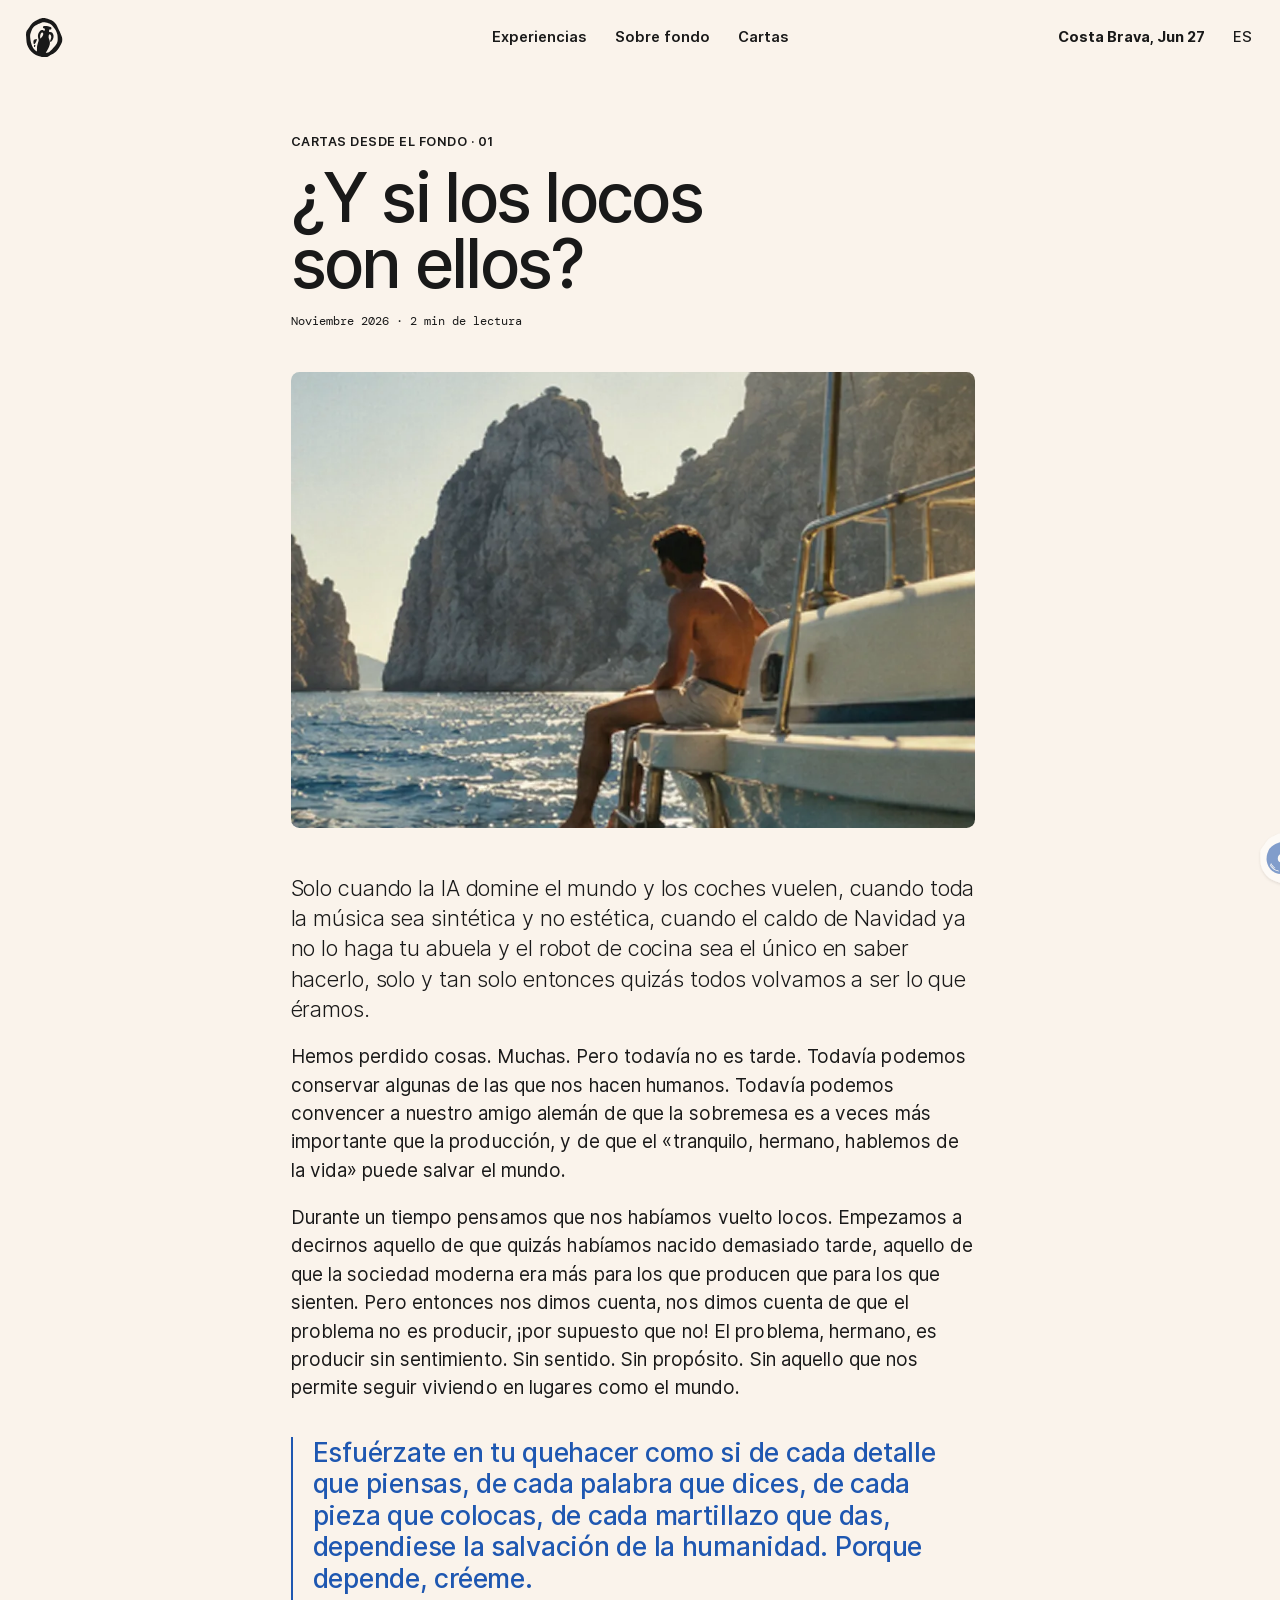
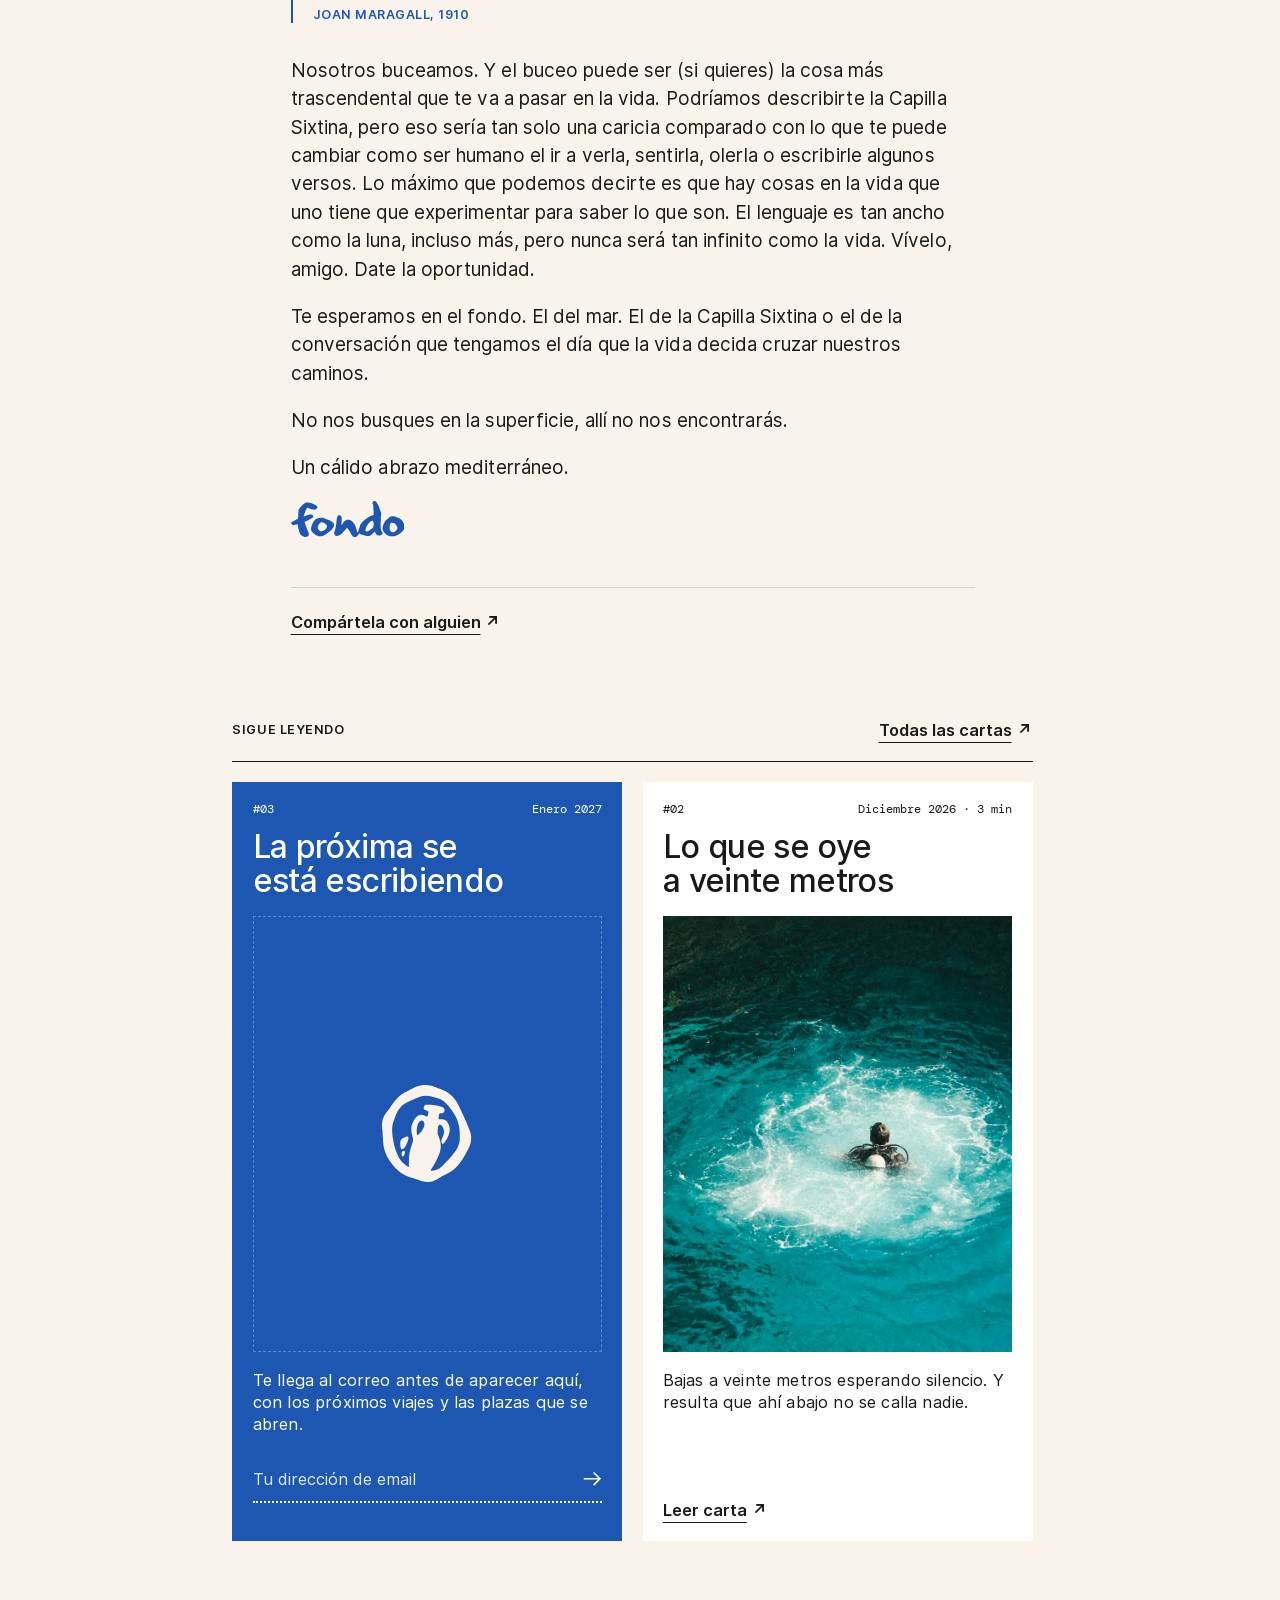
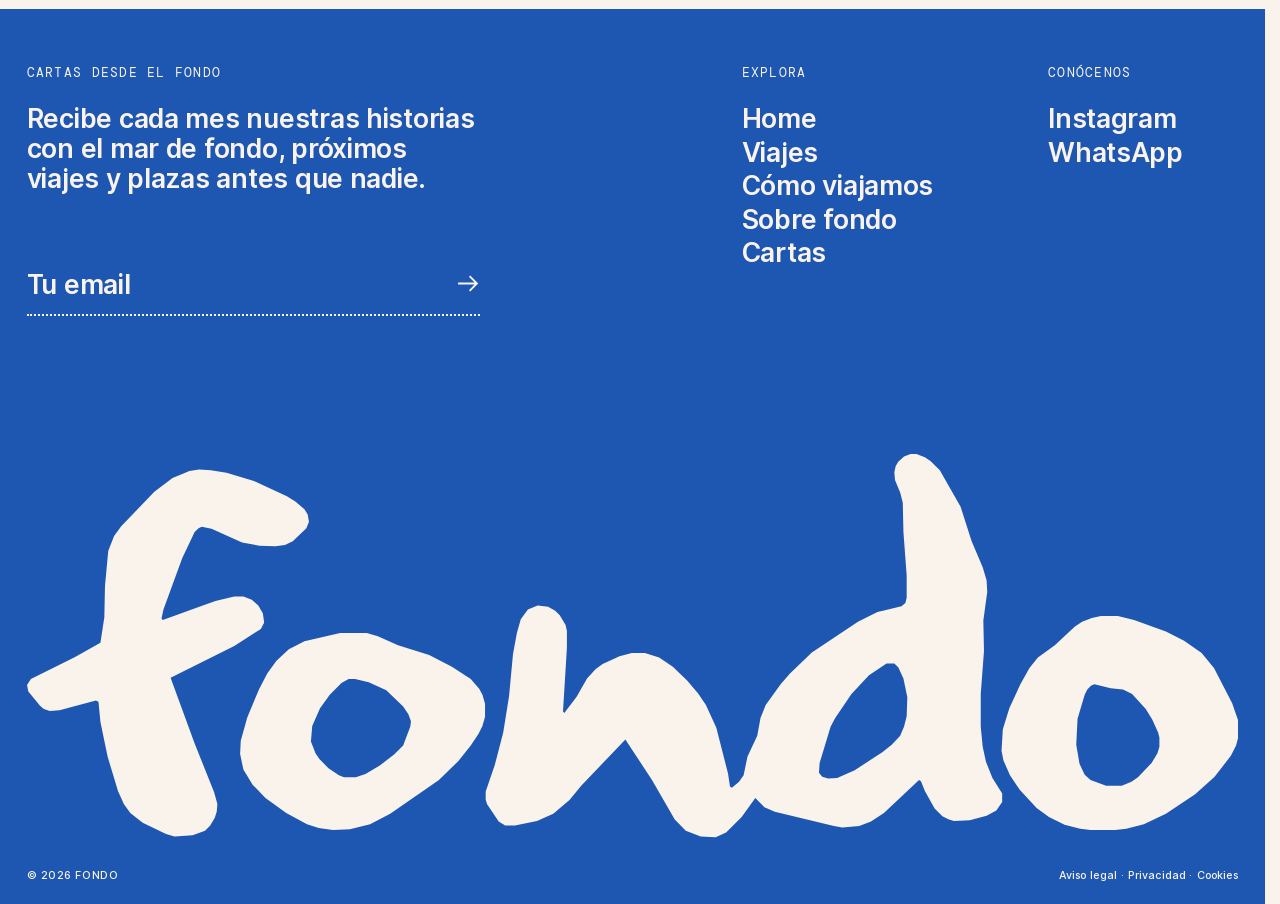
<file: cartas/y-si-los-locos-son-ellos/index.html>
<!doctype html>
<html lang="es">
<head>
  <meta charset="utf-8">
  <meta name="viewport" content="width=device-width, initial-scale=1, viewport-fit=cover">
  <title>¿Y si los locos son ellos? · Cartas desde el fondo</title>
  <meta name="description" content="Hemos perdido cosas. Muchas. Pero todavía no es tarde. Todavía podemos conservar algunas de las que nos hacen humanos.">
  <meta name="theme-color" content="#191919" data-default="#191919">
  <meta property="og:title" content="¿Y si los locos son ellos?">
  <meta property="og:description" content="Cartas desde el fondo · Hemos perdido cosas. Muchas. Pero todavía no es tarde. Todavía podemos conservar algunas de las que nos hacen humanos.">
  <meta property="og:type" content="article">
  <meta property="og:image" content="https://meetfondo.com/assets/img/og-carta-01.jpg">
  <meta property="og:image:width" content="1200">
  <meta property="og:image:height" content="630">
  <meta property="og:url" content="https://meetfondo.com/cartas/y-si-los-locos-son-ellos/">
  <meta property="og:locale" content="es_ES">
  <meta name="twitter:card" content="summary_large_image">
  <!-- Versión en pruebas: que no la indexen los buscadores. Quitar al lanzar. -->
  <meta name="robots" content="noindex, nofollow">
  <!-- Favicon: SVG que cambia solo (isotipo negro con tema claro, blanco con tema oscuro).
       Los navegadores que no leen SVG usan el .ico (negro). -->
  <link rel="icon" href="/favicon.ico?v=fe84fd92" sizes="32x32">
  <link rel="icon" href="../../assets/favicon.svg?v=fe84fd92" type="image/svg+xml">
  <link rel="manifest" href="/site.webmanifest?v=fe84fd92">
  <link rel="apple-touch-icon" href="../../assets/apple-touch-icon.png?v=fe84fd92">
  <link rel="stylesheet" href="../../css/styles.css?v=b3240bed">
  <script>document.documentElement.classList.add('js');</script>
  <script src="../../js/main.js?v=9a4d8f3f" defer></script>
</head>
<body class="page-cartas page-carta">

<!-- Sprite: marca. Se usa con <use href="#..."> y hereda currentColor -->
<svg width="0" height="0" style="position:absolute" aria-hidden="true" focusable="false">
  <defs>
    <path id="wm-path" fill="currentColor" fill-rule="evenodd" clip-rule="evenodd" d="M503.918 255.605L482.523 241.57L456.699 228.272L421.285 217.192L398.413 206.849L385.871 203.155H355.62L315.042 212.759L297.335 221.624L283.316 234.922L272.986 248.957L263.395 267.426L250.114 299.192L242.737 325.787L241.999 340.561L245.688 358.291L256.017 375.282L270.773 390.797L294.383 407.788L317.993 420.347L331.273 424.779L347.505 426.995L366.687 426.256L389.559 420.347L412.431 408.526L467.767 370.111L489.9 348.687L503.918 330.958L512.772 317.661L517.199 308.796L520.151 298.454V283.678L517.199 273.335L513.509 266.687L503.918 255.605ZM365.212 255.605H372.589L388.084 259.3L408.004 268.165L427.187 286.633L433.09 295.498L436.041 303.624L435.303 309.535L427.187 330.958L416.857 341.3L400.627 353.859L384.394 363.463L373.328 367.156H360.047L354.145 364.941L342.34 356.813L332.01 346.472L327.584 339.823L322.419 326.526L323.895 308.796L332.749 288.85L343.815 273.335L357.096 260.039L365.212 255.605ZM1238.77 183.947H1219.59L1209.26 186.164L1198.19 190.596L1190.07 195.768L1167.2 217.192L1148.02 231.227L1138.43 243.048L1128.1 261.516L1115.56 288.85L1108.18 312.489L1106.7 336.868L1108.92 347.949L1116.29 364.941L1127.36 381.193L1146.54 401.878L1160.56 412.219L1178.27 421.086L1195.98 425.517L1207.78 426.995H1235.82L1248.36 425.517L1268.28 420.347L1293.37 408.526L1326.57 386.364L1348.7 366.417L1367.15 342.778L1373.05 330.958L1376 319.876L1375.26 302.146L1368.62 282.939L1347.96 243.048L1333.95 226.057L1314.02 212.02L1293.37 201.677L1257.21 188.381L1238.77 183.947ZM1212.21 261.516L1230.65 265.948L1244.67 267.426L1255 272.598L1270.49 289.589L1277.87 301.408L1284.51 316.183L1285.99 322.093V332.435L1283.77 339.823L1277.13 350.904L1261.64 367.156L1254.26 372.328L1243.2 376.76H1225.49L1207.78 370.111L1201.14 364.202L1195.24 351.643L1191.55 330.219L1193.02 300.67L1201.14 273.335L1204.09 267.426L1208.52 262.994L1212.21 261.516ZM208.797 18.4686L195.518 17.7299L184.45 19.2073L165.267 27.3335L144.609 42.8473L106.981 82.0007L98.8655 93.0819L92.2252 110.073L88.5361 149.966L87.7984 185.425L83.3716 214.236L54.5973 230.488L4.42681 255.605L0 262.255L1.4756 269.642L14.756 285.894L19.1829 289.589L25.823 291.804L36.8901 291.066L78.207 279.985L81.1581 281.463L83.3716 304.363L91.4873 343.517L103.292 382.671L109.932 397.445L117.311 407.788L131.329 418.869L157.89 431.427L167.481 434.382L188.139 432.905L202.158 427.734L208.06 421.823L213.225 412.958L215.439 406.31L216.176 397.445L212.487 384.148L190.353 328.742L163.055 254.129L235.358 217.929L265.609 198.723L269.298 191.335L267.821 180.992L262.658 172.127L255.279 165.479L245.688 161.786H235.358L213.962 166.957L154.201 188.381L152.725 186.903L154.938 176.56L176.334 118.199L190.353 88.6494L194.78 84.217L198.469 82.7396L209.536 84.9557L244.212 100.469L264.133 104.163L281.84 104.902L292.907 103.424L301.761 98.9919L317.254 84.217L320.205 76.8295L318.73 68.7034L315.042 62.7933L304.712 53.9285L295.121 48.0184L256.755 30.2885L226.505 21.4236L208.797 18.4686ZM1036.61 18.4686L1026.28 8.1262L1019.64 3.69373L1010.05 0H1003.41L996.032 2.95498L989.392 8.86494L986.441 14.0362L984.965 20.6849L985.703 29.5498L991.606 43.586L994.557 55.4059L995.294 88.6494L998.983 138.145V163.262L997.508 169.173L993.081 172.866L965.782 179.516L943.648 190.596L891.264 225.318L866.179 249.696L855.849 261.516L838.881 285.155L832.979 299.931L829.289 319.876L818.221 343.517L813.795 364.941L808.63 372.328L800.514 378.976L798.302 377.499L796.088 362.724L782.807 311.011L771.002 285.155L762.149 271.859L749.606 257.083L733.374 241.57L717.881 231.227L701.65 226.057H686.894L672.875 229.75L653.692 238.614L645.576 244.525L635.985 254.867L624.18 275.552L610.161 294.02L608.686 292.543L613.113 220.146V200.938L611.638 194.29L604.998 183.209L599.833 178.038L591.717 173.605L579.912 172.127L568.845 176.56L560.73 187.642L556.302 203.155L551.875 227.533L547.449 274.813L540.809 316.183L531.217 353.121L520.888 383.41V392.274L522.363 397.445L535.644 417.391L543.021 421.823H554.089L579.174 416.652L597.619 408.526L616.064 393.013L629.345 376.76L679.515 324.309L709.765 370.111L735.588 415.175L748.132 427.734L765.1 434.382L782.07 435.121L793.874 429.951L811.581 412.219L827.075 390.797L837.405 401.139L849.21 406.31L916.35 422.562L925.941 424.04L945.124 422.562L958.404 417.391L973.16 407.788L1013 370.111L1015.22 371.589L1019.64 382.671L1030.71 402.617L1039.56 411.482L1046.94 415.175L1052.84 416.652L1070.55 415.914L1089.73 410.743L1100.8 404.832L1107.44 395.228V385.625L1096.37 367.895L1089 349.426L1085.31 332.435L1083.09 309.535V272.598L1086.78 223.84L1086.04 189.119L1090.47 156.614L1089.73 143.317L1085.31 128.542L1072.76 98.9919L1060.22 59.8383L1036.61 18.4686ZM984.965 237.876L989.392 242.309L995.294 254.867L999.721 276.291L998.983 297.715L996.032 309.535L991.606 319.876L982.013 330.219L971.685 338.345L939.959 359.03L920.038 367.895L909.71 368.634L903.069 366.417L899.38 361.985L900.117 350.904L912.661 309.535L917.825 299.931L936.271 272.598L956.191 251.174L976.111 237.876H984.965Z"/>
    <!-- Recorte para la cabecera «tinta»: sigue al wordmark del hero (lo mueve el JS) -->
    <clipPath id="ink-clip" clipPathUnits="userSpaceOnUse"><use id="ink-clip-shape" href="#wm-path" clip-rule="evenodd"/></clipPath>
  </defs>
  <symbol id="wordmark" viewBox="0 0 1376 436"><use href="#wm-path"/></symbol>
  <symbol id="isotipo" viewBox="0 0 41 44">
    <path fill="currentColor" fill-rule="evenodd" clip-rule="evenodd" d="M10.2041 30.0187C10.1063 29.9655 10.0012 29.9373 9.88877 29.9341C9.77635 29.931 9.66273 29.9509 9.54791 29.994C9.43309 30.0371 9.33546 30.0977 9.25502 30.1757C9.17458 30.2537 9.10744 30.3465 9.05361 30.4543C8.99977 30.562 8.95744 30.7192 8.92662 30.9261C8.8958 31.1329 8.88785 31.3251 8.90277 31.5026C8.9177 31.6801 8.95714 31.85 9.02111 32.0124C9.08507 32.1747 9.14979 32.2837 9.21526 32.3393C9.28073 32.395 9.35966 32.4237 9.45205 32.4254C9.54444 32.4272 9.64087 32.3898 9.74135 32.3132C9.84182 32.2366 9.96219 32.0476 10.1025 31.7462C10.2427 31.4448 10.3407 31.1451 10.3963 30.8471C10.452 30.5491 10.4583 30.3499 10.4153 30.2494C10.3722 30.1489 10.3018 30.072 10.2041 30.0187ZM8.604 28.7721C8.73104 29.0363 8.82625 29.1776 8.88963 29.196C8.95302 29.2143 9.09564 29.1778 9.31751 29.0864C9.53938 28.995 9.72178 28.8893 9.86471 28.7692C10.0077 28.6491 10.1714 28.477 10.3559 28.253C10.5404 28.029 10.7931 27.5752 11.114 26.8916C11.4349 26.208 11.6433 25.7187 11.739 25.4235C11.8347 25.1283 11.9126 24.8272 11.9728 24.5202C12.0329 24.2132 12.0433 23.9748 12.0038 23.8049C11.9644 23.635 11.8935 23.5279 11.7913 23.4836C11.689 23.4393 11.5733 23.422 11.4441 23.4316C11.315 23.4412 11.0687 23.4984 10.7054 23.6032C10.3422 23.7079 9.98035 23.8616 9.62003 24.0641C9.25971 24.2666 9.01361 24.4376 8.88174 24.577C8.74986 24.7165 8.63457 24.8849 8.53588 25.0824C8.43718 25.2799 8.36434 25.5604 8.31735 25.924C8.27036 26.2876 8.27462 26.7871 8.33015 27.4226C8.38568 28.058 8.47696 28.5078 8.604 28.7721Z"/>
    <path fill="currentColor" d="M19.2505 43.9321C18.3992 43.7717 17.3545 43.4468 16.0475 42.9363C15.4377 42.6986 14.4682 42.3794 13.8916 42.2261C9.78568 41.1318 6.64185 38.8619 3.9723 35.0631C1.49246 31.5357 0.522946 28.5442 0.393595 24.0225C0.356638 22.7075 0.238375 20.9987 0.13243 20.2251C-0.201417 17.8019 0.100401 15.6148 0.987376 14.0214C1.20789 13.6261 1.78689 12.8034 2.27595 12.193C2.76379 11.5826 3.39576 10.7036 3.6791 10.2394C4.55868 8.80065 5.56639 7.46313 6.68373 6.25641C8.33203 4.47586 9.41611 3.71357 11.9267 2.57154C12.6154 2.25791 13.3964 1.87535 13.6613 1.72065C15.689 0.540645 17.6293 -0.0205235 19.62 0.000573059C21.1698 0.0160439 22.3142 0.259358 24.0611 0.945699C24.7349 1.21011 26.0346 1.72065 26.9499 2.08069C29.309 3.00754 30.5508 3.80921 32.0623 5.37879C33.4827 6.85414 34.3303 8.22823 35.7556 11.3646C36.2828 12.5249 36.9 13.8301 37.1279 14.2633C37.3558 14.6978 37.7969 15.6781 38.1098 16.4432C38.4214 17.2083 39.0029 18.6246 39.4008 19.5923C40.3555 21.9143 40.549 22.8074 40.4664 24.5148C40.3605 26.7215 39.8234 28.09 37.4778 32.1306C34.7245 36.8703 32.6807 38.8928 29.0466 40.4764C27.8492 40.9982 26.9031 41.5397 25.7365 42.3695C24.9727 42.9124 23.811 43.4736 22.823 43.7745C22.1516 43.9799 20.0056 44.0741 19.2505 43.9321ZM23.3158 38.7873C24.199 38.6607 25.1833 38.3218 25.9681 37.8717C27.2382 37.1446 31.5449 32.5244 33.3891 29.9141C34.1972 28.7693 34.8674 27.2166 35.1544 25.8256C35.4673 24.3123 35.3355 20.2519 34.9167 18.4671C34.1381 15.1465 32.9789 12.9482 30.329 9.76969C27.843 6.78664 26.8513 6.22969 22.0222 5.10032C20.2988 4.69667 18.7059 4.7684 17.2178 5.31691C15.3342 6.00888 10.8919 8.06931 10.0629 8.6347C8.66834 9.58685 7.31693 11.2774 6.53344 13.0523C6.21191 13.7794 5.33232 16.2717 4.91963 17.6232C4.48231 19.0536 4.486 20.9298 4.93072 24.0225C5.32493 26.7637 5.70313 28.284 6.49278 30.3051C7.52143 32.9351 8.38377 34.312 9.84851 35.6566C10.5335 36.2839 11.9575 37.3134 12.1423 37.3134C12.1904 37.3134 12.2286 36.2529 12.2286 34.9576C12.2286 33.6243 12.2988 32.1742 12.3887 31.6173C12.6043 30.2938 13.3237 27.5288 13.7142 26.5246C14.2082 25.2546 14.2181 24.6526 13.7672 23.1787C13.3102 21.6864 13.171 20.069 13.3939 18.8482C13.6219 17.5909 14.446 15.8427 15.2147 14.9848C16.6326 13.3997 17.8535 13.1044 19.5178 13.944C20.0031 14.1887 20.4319 14.3884 20.47 14.3884C20.5698 14.3884 20.9049 13.4391 21.0404 12.7724C21.1402 12.2802 21.1217 12.1775 20.8975 11.9623C20.7558 11.8273 20.5464 11.7162 20.4319 11.7162C20.3161 11.7162 19.9342 11.5516 19.5831 11.3519C18.9585 10.9961 18.9425 10.9736 18.9425 10.3759C18.9425 9.93143 19.0238 9.65436 19.2394 9.36886C19.5289 8.98349 19.5744 8.97224 20.9702 8.92583C23.009 8.85832 25.9718 9.38714 27.519 10.0946C28.4479 10.5179 28.6844 11.7176 27.9946 12.5052C27.7445 12.7907 27.5794 12.8414 26.9006 12.8414C26.4621 12.8414 26.0765 12.8892 26.0444 12.9482C25.9212 13.1747 25.5997 15.2224 25.6588 15.3997C25.7057 15.5389 25.9693 15.5727 26.701 15.5347C28.8064 15.4264 29.9447 16.4278 30.589 18.9565C31.0903 20.9256 30.334 23.5415 28.6327 25.7229C27.6804 26.9423 27.3589 27.0112 27.0263 26.0633C26.8008 25.4205 26.8513 25.18 27.5461 23.5514C28.183 22.0591 28.2779 21.3686 28.0044 20.2434C27.5141 18.2294 26.143 17.4024 25.532 18.7512C25.4075 19.0269 25.3065 19.7287 25.2609 20.6443C25.1895 22.0971 25.1895 22.0999 25.633 23.1505C27.0792 26.5822 27.0571 28.9915 25.5504 32.3894C24.8014 34.0772 23.5535 36.4259 22.7134 37.7283C22.0765 38.717 21.9988 39.0405 22.4226 38.9406C22.5754 38.9055 22.977 38.8365 23.3158 38.7873ZM16.9961 22.017C18.7035 20.3461 19.4734 18.7189 19.2049 17.3518C19.041 16.522 18.6468 16.0762 18.0764 16.0762C16.7029 16.0762 15.6422 18.4994 15.7666 21.3559C15.8134 22.4361 15.8997 22.8299 16.0857 22.8257C16.1325 22.8242 16.5415 22.46 16.9961 22.017Z"/>
  </symbol>
</svg>

<a class="skip-link" href="#contenido">Saltar al contenido</a>

<!-- ============ Cabecera fija ============ -->
<header class="site-header" data-header>
  <a class="site-header__logo" href="../../" aria-label="Fondo, inicio" data-tone="dark">
    <svg class="icon-iso" aria-hidden="true"><use href="#isotipo"/></svg>
  </a>
  <!-- Sonidos desde el fondo. Móvil: al pasar el hero, el vinilo ocupa el sitio del isotipo.
       Escritorio: main.js lo lleva a .sonido-dock, fijo abajo a la izquierda. Nunca suena solo. -->
  <button class="site-header__sonido" type="button" aria-pressed="false" aria-label="Sonidos desde el fondo: poner música" data-tone="dark" data-sonido>
    <svg class="icon-iso" viewBox="0 0 41 44" overflow="visible" aria-hidden="true"><defs><filter id="sv-sombra" x="-40%" y="-40%" width="180%" height="190%"><feDropShadow dx="0" dy="1.2" stdDeviation="1.5" flood-color="#191919" flood-opacity="0.18"/></filter><filter id="sv-brazo" x="-20%" y="-20%" width="150%" height="150%"><feDropShadow dx="0.45" dy="0.8" stdDeviation="0.45" flood-color="#0c2550" flood-opacity="0.4"/></filter></defs><path class="sv-fondo" filter="url(#sv-sombra)" d="M18.18 43.68C17.70 43.54 17.17 43.36 16.20 43.00C15.14 42.60 14.66 42.45 13.73 42.18C9.44 40.97 6.32 38.60 3.54 34.42C1.69 31.64 0.81 29.15 0.50 25.84C0.47 25.48 0.41 24.54 0.38 23.76C0.35 22.98 0.30 22.12 0.28 21.84C0.26 21.57 0.24 20.15 0.24 18.69C0.24 16.15 0.24 16.02 0.32 15.72C0.58 14.68 1.05 13.78 1.90 12.68C2.75 11.57 3.23 10.92 3.54 10.44C4.60 8.81 5.08 8.13 5.79 7.28C7.76 4.93 9.00 3.94 11.40 2.82C12.59 2.26 13.45 1.84 13.77 1.66C14.62 1.17 15.70 0.70 16.64 0.41C17.14 0.26 17.14 0.26 19.58 0.26C22.50 0.26 22.13 0.18 25.36 1.46C26.01 1.71 26.64 1.96 26.76 2.01C29.31 2.99 30.79 3.96 32.34 5.68C33.63 7.10 34.37 8.35 35.80 11.46C36.11 12.14 36.63 13.25 36.96 13.92C37.67 15.38 37.74 15.54 38.79 18.10C40.38 22.00 40.52 22.51 40.47 24.30C40.39 26.57 39.87 27.96 37.70 31.74C34.86 36.68 32.84 38.76 29.28 40.37C27.90 40.99 27.02 41.48 26.10 42.12C25.09 42.81 24.26 43.26 23.33 43.60C22.88 43.76 22.88 43.76 20.67 43.76C18.60 43.75 18.44 43.75 18.18 43.68Z"/><g transform="translate(19.77 22.1) scale(0.0268) translate(-675 -675)"><path class="sv-azul" d="M654.5 1194.0C648.5 1193.6 633.1 1193.2 620.5 1193.1C570.8 1192.8 561.2 1191.2 498.5 1172.4C476.0 1165.6 429.4 1146.2 414.4 1137.4C387.9 1121.7 344.7 1093.6 341.6 1090.0C340.4 1088.5 334.4 1083.4 328.3 1078.7C314.5 1067.9 274.2 1028.2 266.8 1017.9C233.2 971.7 214.4 941.0 201.5 911.0C194.5 894.9 175.0 843.8 173.5 837.6C152.2 750.9 146.5 702.9 153.4 667.0C154.2 662.9 155.1 651.0 155.5 640.5C156.4 612.3 157.6 602.2 163.1 573.5C170.2 536.8 179.2 506.4 190.2 482.5C193.2 475.9 201.0 457.2 207.5 441.0C220.1 409.4 221.9 405.3 227.8 396.2C229.9 392.9 232.4 388.1 233.5 385.4C235.3 380.6 241.1 369.9 245.7 362.9C247.0 360.9 249.7 358.4 251.6 357.4C254.0 356.1 257.3 352.4 261.3 346.5C277.8 322.5 332.3 274.2 374.5 246.3C381.1 241.9 392.5 234.0 399.8 228.6C436.1 202.0 477.6 183.1 523.6 172.1C591.9 155.8 603.8 154.2 652.5 154.0C664.0 153.9 679.4 153.5 686.5 153.0C721.4 150.5 740.7 150.6 752.5 153.3C809.6 166.7 814.0 167.6 826.0 168.9C833.0 169.6 836.7 170.5 840.0 172.3C842.5 173.7 847.6 175.8 851.5 177.0C871.9 183.3 884.5 188.4 907.1 199.4C916.9 204.1 927.2 208.9 930.1 210.1C945.6 216.1 963.3 226.6 988.4 244.5C1015.9 264.1 1016.3 264.4 1029.9 278.5C1034.6 283.4 1041.6 290.1 1045.3 293.4C1049.0 296.6 1053.8 301.8 1055.9 304.9C1058.1 308.0 1062.0 312.4 1064.6 314.5C1083.5 329.7 1096.6 346.5 1111.5 374.5C1114.1 379.4 1118.8 387.1 1122.0 391.5C1131.0 404.2 1136.9 414.3 1134.1 412.6C1133.2 412.0 1125.0 421.2 1125.0 422.8C1125.0 423.3 1129.0 431.6 1133.9 441.1C1145.4 463.5 1145.0 461.2 1138.9 469.5C1132.8 477.9 1129.8 483.6 1127.6 491.2C1126.7 494.4 1125.1 498.4 1124.1 500.2C1122.4 503.1 1116.4 522.0 1113.1 534.5C1112.5 536.7 1110.5 547.3 1108.5 558.0C1106.6 568.7 1103.9 581.5 1102.6 586.5C1101.2 591.5 1099.0 602.5 1097.6 611.0C1096.1 619.5 1093.2 633.7 1091.0 642.5C1088.8 651.3 1086.1 664.2 1085.0 671.2C1083.9 678.2 1082.1 686.5 1081.0 689.7C1079.8 692.9 1078.2 697.8 1077.3 700.5C1074.0 711.3 1064.6 734.0 1059.4 743.8C1050.3 761.0 1046.9 765.3 1032.4 778.1C1030.8 779.5 1026.6 783.7 1023.0 787.4C1015.7 795.0 1012.1 797.7 1000.5 804.0C987.1 811.3 972.8 820.1 967.0 824.8C960.5 830.0 956.8 832.0 944.8 836.6C932.5 841.3 931.0 841.2 926.5 835.0C918.8 824.5 906.8 821.8 894.4 827.9C891.2 829.5 884.5 832.6 879.7 834.9C874.8 837.1 868.5 840.6 865.7 842.7C838.5 862.3 837.5 863.3 838.5 872.0C840.4 890.1 840.5 889.4 837.1 893.2C835.4 895.2 831.6 898.6 828.6 900.9C821.0 906.8 818.3 915.3 822.6 920.1C824.8 922.5 832.5 922.7 837.8 920.4C855.2 912.8 855.9 912.7 858.9 918.1C865.4 929.6 870.3 932.3 885.5 932.6C901.3 932.9 907.4 931.0 923.1 921.1C928.9 917.4 929.6 917.2 931.6 918.5C933.6 919.8 933.8 919.7 934.4 917.0C934.7 915.0 936.2 913.3 938.9 911.6C941.1 910.2 944.1 907.4 945.6 905.3C947.1 903.2 949.7 899.7 951.4 897.5C955.1 892.7 955.6 883.5 952.7 876.1C951.0 871.9 951.0 871.9 953.8 869.0C955.4 867.4 958.7 865.6 961.1 865.0C966.8 863.4 972.2 860.6 978.5 856.0C981.2 853.9 987.8 850.1 993.0 847.5C998.2 844.9 1005.2 840.9 1008.4 838.7C1018.1 832.2 1043.5 810.4 1048.7 804.3C1051.3 801.2 1058.1 794.1 1063.6 788.6C1078.0 774.2 1085.8 763.1 1089.1 752.1C1090.1 748.8 1091.2 747.4 1093.7 746.2C1097.3 744.5 1097.6 743.3 1095.9 738.5C1094.9 735.7 1095.4 733.3 1100.4 717.4C1108.0 693.4 1108.9 691.1 1111.0 690.0C1112.3 689.3 1113.0 686.9 1113.9 680.3C1114.5 675.4 1116.1 667.0 1117.6 661.6C1119.0 656.1 1121.0 645.8 1122.0 638.6C1123.1 631.4 1124.8 621.1 1126.0 615.6C1127.1 610.2 1128.0 603.2 1128.0 600.0C1128.0 593.0 1129.8 585.0 1134.9 568.7C1137.1 562.0 1140.2 551.5 1142.0 545.5C1143.8 539.5 1146.9 530.7 1149.1 526.0C1151.2 521.3 1154.1 513.0 1155.6 507.5C1157.0 502.0 1158.3 497.4 1158.5 497.2C1159.2 496.5 1171.0 534.6 1174.6 548.8L1178.4 564.2L1180.7 556.3C1183.2 547.8 1187.9 537.0 1189.1 537.0C1189.9 537.0 1191.2 544.5 1193.5 562.5C1194.3 569.1 1195.7 577.6 1196.5 581.5C1201.4 604.9 1203.3 632.5 1202.8 675.5C1202.8 679.9 1203.1 687.1 1203.5 691.6C1204.2 699.6 1202.8 711.5 1198.5 734.0C1197.7 738.1 1196.6 744.6 1196.1 748.5C1195.5 752.4 1193.9 759.5 1192.5 764.5C1191.1 769.5 1188.2 781.1 1186.0 790.3C1177.1 827.6 1170.7 848.2 1163.0 864.4C1154.3 882.7 1135.7 915.9 1125.9 930.7C1120.7 938.5 1115.0 947.6 1113.1 950.9C1111.2 954.3 1108.9 957.2 1107.9 957.5C1104.7 958.5 1100.0 964.0 1096.8 970.3C1093.9 976.2 1081.5 993.8 1076.7 999.0C1075.4 1000.4 1071.2 1003.7 1067.3 1006.3C1058.8 1012.0 1057.2 1013.8 1049.5 1024.8C1045.3 1030.9 1042.0 1034.4 1038.7 1036.5C1031.5 1041.0 1014.5 1056.5 1008.4 1064.1C1005.4 1067.8 1000.5 1073.0 997.3 1075.7C994.2 1078.3 988.4 1083.5 984.4 1087.1C980.5 1090.7 971.0 1097.7 963.4 1102.5C955.7 1107.4 942.8 1115.8 934.5 1121.3C890.6 1150.5 879.2 1155.8 831.5 1169.1C821.6 1171.9 806.3 1176.6 797.5 1179.5C768.6 1189.2 752.2 1191.7 709.5 1193.0C692.5 1193.5 675.6 1194.1 672.0 1194.4C668.4 1194.6 660.5 1194.4 654.5 1194.0Z"/><g data-spin><path class="sv-blanco" fill-rule="evenodd" d="M526.5 1099.6C494.5 1091.6 442.1 1073.6 435.3 1068.3C433.2 1066.7 426.6 1062.7 420.5 1059.5C398.7 1048.0 368.2 1024.8 337.2 995.9C329.9 989.1 320.3 980.4 315.9 976.5C303.6 965.7 288.6 943.1 275.1 914.9C263.6 890.9 261.5 882.6 264.9 874.9C267.7 868.6 269.1 867.6 274.6 868.3C281.0 869.0 283.2 871.6 288.1 883.9C297.9 909.0 317.7 941.6 330.7 954.0C338.5 961.5 375.0 993.4 391.0 1006.7C405.9 1019.0 425.1 1032.0 437.5 1038.3C440.2 1039.7 445.4 1043.1 449.0 1046.0C457.5 1052.8 458.0 1053.1 475.0 1057.9C483.0 1060.1 499.6 1065.3 512.0 1069.4C524.4 1073.4 539.8 1078.0 546.3 1079.5C560.5 1082.8 564.0 1085.1 564.0 1091.0C564.0 1096.8 560.4 1099.3 549.2 1101.4C544.3 1102.3 540.1 1103.0 539.9 1102.9C539.7 1102.9 533.6 1101.4 526.5 1099.6ZM420.0 996.1C412.7 993.8 384.8 977.3 376.1 970.0C367.9 963.1 328.1 918.5 319.9 907.0C312.3 896.4 295.8 868.9 291.2 859.1C285.1 846.5 286.8 835.5 295.1 833.8C301.1 832.6 302.8 834.4 310.0 848.5C313.6 855.6 320.6 867.8 325.6 875.5C330.6 883.2 335.4 890.9 336.3 892.5C338.7 897.2 345.7 904.9 354.8 912.9C359.4 917.0 368.4 926.2 374.8 933.4C394.5 955.5 399.1 959.9 410.5 967.7C430.5 981.5 435.0 985.8 435.0 991.3C435.0 996.1 427.7 998.4 420.0 996.1ZM667.5 831.5C665.2 830.8 660.7 829.0 657.5 827.5C654.2 826.0 647.2 823.5 642.0 821.8C595.1 807.2 596.0 807.6 581.4 796.7C575.9 792.5 568.7 788.0 565.5 786.5C556.8 782.7 538.3 763.3 533.9 753.5C531.5 748.2 525.7 726.2 522.5 711.0C521.7 706.9 520.2 699.8 519.3 695.2C517.6 686.8 518.7 671.9 522.1 657.5C522.7 655.3 523.5 648.3 524.0 642.0C525.1 627.1 526.8 620.9 533.4 607.5C551.6 570.6 590.1 537.9 627.5 527.7C668.4 516.5 692.9 517.4 733.0 531.7C757.0 540.2 757.4 540.4 768.8 549.2C787.1 563.3 789.2 565.8 812.1 602.0C820.4 615.1 822.8 620.1 825.7 629.9C827.1 634.7 829.3 641.9 830.7 646.0C835.7 660.8 835.6 682.3 830.6 700.0C827.5 711.2 820.3 735.6 818.8 740.0C815.0 751.8 802.4 774.7 795.8 781.8C792.1 785.8 789.0 789.5 789.0 790.0C789.0 792.4 768.6 809.0 763.9 810.4C761.2 811.2 757.5 813.0 755.8 814.3C750.9 817.9 746.0 819.5 731.0 822.5C723.6 823.9 710.0 826.9 700.8 829.1C683.1 833.2 674.8 833.8 667.5 831.5ZM698.3 700.4C705.3 695.8 708.4 683.0 703.7 678.2C701.5 676.1 694.9 676.4 687.6 678.9C684.3 680.1 681.2 681.0 680.6 681.0C679.7 681.0 675.7 675.2 674.2 671.8C674.0 671.3 678.0 671.0 683.2 671.0C693.5 671.0 695.9 670.1 698.5 665.0C704.3 653.7 691.9 639.3 675.4 638.2C657.3 637.0 646.9 646.1 640.5 668.4C637.7 678.2 641.5 684.7 655.9 694.4C661.2 698.0 662.6 698.4 668.6 698.0C670.3 697.9 673.5 698.6 675.6 699.6C687.4 704.7 691.5 704.9 698.3 700.4Z"/><path class="sv-azul" d="M683.0 702.6C681.1 701.9 677.8 700.5 675.6 699.6C673.5 698.6 670.3 697.9 668.6 698.0C662.6 698.4 661.2 698.0 655.9 694.4C641.5 684.7 637.7 678.2 640.5 668.4C646.9 646.1 657.3 637.0 675.4 638.2C691.9 639.3 704.3 653.7 698.5 665.0C695.9 670.1 693.5 671.0 683.2 671.0C678.0 671.0 674.0 671.3 674.2 671.8C675.7 675.2 679.7 681.0 680.6 681.0C681.2 681.0 684.3 680.1 687.6 678.9C699.6 674.7 704.8 676.3 705.7 684.2C707.1 696.6 694.2 707.0 683.0 702.6Z"/></g></g><g filter="url(#sv-brazo)"><g transform="translate(19.77 22.1) scale(0.0268) translate(-675 -675)"><path class="sv-azul" d="M861.7 970.0C856.8 968.5 851.0 965.9 848.7 964.4C844.6 961.7 844.2 961.6 832.0 961.9C805.3 962.4 788.6 950.7 782.1 927.0C777.5 910.6 782.3 891.0 794.2 877.6C797.7 873.5 798.0 872.7 798.0 867.2C798.0 856.2 804.2 841.6 812.8 832.6C816.6 828.7 828.3 819.7 842.6 809.7C851.7 803.3 878.5 790.2 888.6 787.0C902.7 782.7 925.1 784.7 936.6 791.3C940.7 793.7 940.7 793.7 944.6 790.8C949.7 787.0 970.4 774.4 980.5 769.1C986.5 765.9 990.7 762.5 997.5 755.7C1002.5 750.6 1008.8 744.7 1011.5 742.4C1022.2 733.6 1041.8 688.4 1045.0 665.0C1045.7 660.3 1048.4 647.3 1051.1 636.0C1053.8 624.7 1056.9 609.6 1058.0 602.5C1059.2 595.4 1061.2 585.3 1062.6 580.2C1063.9 575.1 1066.6 562.3 1068.6 551.7C1070.5 541.2 1072.8 529.8 1073.6 526.5C1076.5 515.2 1085.1 487.7 1086.9 484.1C1087.9 482.1 1089.5 478.0 1090.5 475.0C1094.7 461.9 1102.4 449.9 1121.4 426.5C1133.9 411.2 1135.1 410.4 1136.5 417.1C1136.9 418.7 1137.5 420.0 1137.8 420.0C1138.2 419.9 1144.6 412.5 1152.0 403.4C1166.3 385.9 1183.3 371.0 1204.4 357.4C1220.5 347.0 1220.8 346.6 1219.2 337.2C1216.3 319.7 1215.1 306.3 1216.1 302.4C1218.5 293.8 1234.5 284.2 1267.4 271.5C1276.0 268.2 1277.9 267.8 1282.6 268.4C1290.0 269.2 1298.1 272.5 1301.3 275.8C1303.8 278.4 1311.0 292.8 1311.0 295.3C1311.0 296.0 1312.3 298.4 1313.9 300.7C1315.6 303.3 1317.7 308.7 1319.0 314.2C1322.7 329.2 1328.3 341.2 1335.1 348.5C1337.2 350.8 1338.6 354.4 1340.9 363.4C1342.6 369.9 1345.2 377.8 1346.6 380.9C1351.6 391.4 1350.9 407.2 1344.9 423.7C1343.0 428.7 1341.0 431.2 1329.3 442.8C1321.0 450.9 1314.7 456.2 1313.1 456.6C1311.7 456.8 1309.4 457.7 1308.0 458.5C1301.1 462.5 1298.5 463.2 1292.7 462.7C1286.1 462.1 1282.0 459.9 1282.0 456.9C1282.0 455.7 1279.1 452.0 1274.7 447.7C1270.6 443.7 1267.1 439.9 1266.9 439.3C1266.2 437.0 1258.9 439.1 1252.6 443.5C1223.8 463.1 1214.0 471.8 1204.7 486.1C1192.2 505.4 1185.9 522.7 1188.1 531.6C1189.1 535.3 1188.9 536.3 1186.5 540.9C1184.1 545.8 1175.6 572.0 1170.4 591.0C1169.1 595.7 1168.0 602.3 1168.0 605.6C1168.0 609.0 1167.1 616.2 1166.0 621.6C1164.8 627.1 1163.1 637.4 1162.0 644.5C1161.0 651.7 1159.0 662.1 1157.6 667.5C1156.2 673.0 1154.4 682.0 1153.6 687.5C1151.9 699.1 1150.1 704.6 1146.1 711.0C1141.5 718.2 1137.8 731.1 1137.0 743.0C1136.1 755.4 1133.8 762.3 1128.0 769.5C1125.9 772.2 1122.9 776.8 1121.4 779.5C1115.7 790.1 1106.0 803.0 1094.9 814.5C1088.6 821.1 1080.2 829.8 1076.4 833.9C1061.2 850.0 1030.8 873.6 1015.0 881.5C1000.0 888.9 995.5 892.7 994.1 899.0C991.7 910.4 984.4 922.9 972.5 936.0C969.7 939.0 966.1 943.2 964.6 945.4C960.7 950.7 951.4 956.4 943.3 958.6C939.6 959.5 933.0 962.1 928.7 964.2C915.2 970.9 905.1 973.0 886.5 973.0C871.6 972.9 869.9 972.7 861.7 970.0Z"/><path class="sv-blanco" d="M873.2 931.6C868.3 929.9 863.5 925.6 859.8 919.5C858.0 916.5 855.8 914.0 855.0 914.0C853.5 914.0 846.6 916.6 837.8 920.4C832.5 922.7 824.8 922.5 822.6 920.1C818.3 915.3 821.0 906.8 828.6 900.9C831.6 898.6 835.4 895.2 837.1 893.2C840.5 889.4 840.4 890.1 838.5 872.0C837.5 863.3 838.5 862.3 865.7 842.7C868.5 840.6 874.8 837.1 879.7 834.9C884.5 832.6 891.2 829.5 894.4 827.9C906.8 821.8 918.8 824.5 926.5 835.0C931.0 841.2 932.5 841.3 944.8 836.6C956.8 832.0 960.5 830.0 967.0 824.8C972.8 820.1 987.1 811.3 1000.5 804.0C1012.1 797.7 1015.7 795.0 1023.0 787.4C1026.6 783.7 1030.8 779.5 1032.4 778.1C1046.9 765.3 1050.3 761.0 1059.4 743.8C1064.6 734.0 1074.0 711.3 1077.3 700.5C1078.2 697.8 1079.8 692.9 1081.0 689.7C1082.1 686.5 1083.9 678.2 1085.0 671.2C1086.1 664.2 1088.8 651.3 1091.0 642.5C1093.2 633.7 1096.1 619.5 1097.6 611.0C1099.0 602.5 1101.2 591.5 1102.6 586.5C1103.9 581.5 1106.6 568.7 1108.5 558.0C1110.5 547.3 1112.5 536.7 1113.1 534.5C1116.4 522.0 1122.4 503.1 1124.1 500.2C1125.1 498.4 1126.7 494.4 1127.6 491.2C1132.9 472.8 1162.2 437.0 1196.5 406.9C1220.6 385.8 1230.2 379.0 1235.7 379.0C1236.4 379.0 1239.5 384.0 1242.6 390.2C1249.1 403.1 1249.3 402.6 1234.3 411.0C1204.1 427.7 1192.3 437.6 1174.4 461.3C1164.3 474.6 1161.3 481.0 1158.4 494.9C1155.4 509.6 1152.5 519.0 1149.0 526.0C1147.5 529.0 1144.6 537.1 1142.5 544.0C1140.5 550.9 1137.1 562.0 1134.9 568.7C1129.8 585.0 1128.0 593.0 1128.0 600.0C1128.0 603.2 1127.1 610.2 1126.0 615.6C1124.8 621.1 1123.1 631.4 1122.0 638.6C1121.0 645.8 1119.0 656.1 1117.6 661.6C1116.1 667.0 1114.5 675.4 1113.9 680.3C1113.0 686.9 1112.3 689.3 1111.0 690.0C1108.9 691.1 1108.0 693.4 1100.4 717.4C1095.4 733.3 1094.9 735.7 1095.9 738.5C1097.6 743.3 1097.3 744.5 1093.7 746.2C1091.2 747.4 1090.1 748.8 1089.1 752.1C1085.8 763.1 1078.0 774.2 1063.6 788.6C1058.1 794.1 1051.3 801.2 1048.7 804.3C1043.5 810.4 1018.1 832.2 1008.4 838.7C1005.2 840.9 998.2 844.9 993.0 847.5C987.8 850.1 981.2 853.9 978.5 856.0C972.2 860.6 966.8 863.4 961.1 865.0C958.7 865.6 955.4 867.4 953.8 869.0C951.0 871.9 951.0 871.9 952.7 876.1C955.6 883.5 955.1 892.7 951.4 897.5C949.7 899.7 947.1 903.2 945.6 905.3C944.1 907.4 941.1 910.2 938.9 911.6C936.2 913.3 934.7 915.0 934.4 917.0C933.8 919.7 933.6 919.8 931.6 918.5C929.6 917.2 928.9 917.4 923.2 921.1C915.8 925.7 907.8 929.9 903.5 931.2C899.2 932.6 877.1 932.9 873.2 931.6ZM1287.8 415.7C1285.5 413.9 1281.0 403.9 1274.8 387.0C1272.1 379.6 1265.5 363.6 1260.1 351.5C1254.6 339.4 1249.9 328.5 1249.5 327.2C1247.8 321.4 1252.9 316.8 1268.1 310.7L1276.8 307.3L1277.4 312.9C1277.9 317.0 1279.9 322.3 1285.0 332.5C1306.7 376.6 1316.4 398.2 1315.5 400.9C1315.3 401.8 1311.9 405.7 1308.0 409.5C1301.2 416.2 1301.0 416.4 1295.3 416.7C1291.4 416.9 1288.9 416.6 1287.8 415.7Z"/></g></g></svg>
    <span class="sonido__tag"><strong>Sonidos desde el fondo</strong><em>Descubre cómo suenan nuestras experiencias</em></span>
  </button>
  <nav class="site-header__nav" aria-label="Principal">
    <a href="../../#viajes" data-tone="dark">Experiencias</a>
    <a href="../../sobre-nosotros/" data-tone="dark">Sobre fondo</a>
    <a href="../../cartas/" data-tone="dark">Cartas</a>
  </nav>
  <!-- Móvil: próximo viaje en el centro -->
  <a class="site-header__next site-header__next--m" href="../../viajes/costa-brava/" data-tone="dark"><span class="sr-only">Próximo viaje: </span>Costa Brava, Jun 27</a>
  <div class="site-header__right">
    <a class="site-header__next site-header__next--d" href="../../viajes/costa-brava/" data-tone="dark"><span class="sr-only">Próximo viaje: </span>Costa Brava, Jun 27</a>
    <button class="site-header__lang" type="button" aria-label="Cambiar idioma. Idioma actual: español" data-tone="dark">ES</button>
    <button class="site-header__menu" type="button" aria-label="Abrir menú" aria-expanded="false" aria-controls="menu" data-menu-open data-tone="dark">
      <span class="burger" aria-hidden="true"><i></i><i></i></span>
    </button>
  </div>
</header>

<!-- ============ Menú móvil (< 900 px) ============ -->
<div class="mmenu" id="menu" role="dialog" aria-modal="true" aria-label="Menú" aria-hidden="true" data-menu>
  <div class="mmenu__bar">
    <p class="mmenu__label" aria-hidden="true">MENÚ</p>
    <button class="mmenu__close" type="button" aria-label="Cerrar menú" data-menu-close>
      <svg viewBox="0 0 18 18" aria-hidden="true"><path d="M1 1L17 17M17 1L1 17" fill="none" stroke="currentColor" stroke-width="1.5"/></svg>
    </button>
  </div>
  <nav class="mmenu__nav" aria-label="Menú principal">
    <ol role="list">
      <li><a href="../../#viajes"><span class="mmenu__name">Experiencias</span><span class="mmenu__num" aria-hidden="true">01</span></a></li>
      <li><a href="../../sobre-nosotros/"><span class="mmenu__name">Sobre fondo</span><span class="mmenu__num" aria-hidden="true">02</span></a></li>
      <li><a href="../../cartas/"><span class="mmenu__name">Cartas</span><span class="mmenu__num" aria-hidden="true">03</span></a></li>
    </ol>
  </nav>
  <div class="mmenu__extra">
    <p class="mmenu__eyebrow">PRÓXIMO VIAJE</p>
    <a class="mmenu__next" href="../../viajes/costa-brava/"><span class="mmenu__next-text">Costa Brava, Jun 27</span><span class="mmenu__arrow" aria-hidden="true">↗</span></a>
    <ul class="mmenu__social" role="list">
      <li><a href="#" data-todo="perfil de Instagram">Instagram</a></li>
      <li><a href="#" data-wa="Hola, Fondo.">WhatsApp</a></li>
    </ul>
  </div>
  <div class="mmenu__foot">
    <p class="mmenu__claim">Good things take <strong><em>depth</em></strong>.</p>
    <button class="mmenu__lang" type="button" aria-label="Cambiar idioma. Idioma actual: español" data-lang>ES</button>
  </div>
</div>

<div class="page">
<main id="contenido">

  <!-- ============ Carta #01 ============ -->
  <article class="letter" aria-labelledby="letter-title">
    <header class="letter__head">
      <p class="eyebrow letter__kicker">Cartas desde el fondo · 01</p>
      <h1 class="letter__title" id="letter-title">¿Y si los locos son ellos?</h1>
      <p class="letter__meta"><time datetime="2026-11">Noviembre 2026</time><span aria-hidden="true">·</span><span>2 min de lectura</span></p>
    </header>
    <figure class="letter__photo"><img src="../../assets/img/velero.webp" width="949" height="957" alt="Un hombre sentado en la popa de un velero, con los pies sobre el agua, frente a unos acantilados" decoding="async" fetchpriority="high"></figure>
    <div class="letter__body">
      <p>Solo cuando la IA domine el mundo y los coches vuelen, cuando toda la música sea sintética y no estética, cuando el caldo de Navidad ya no lo haga tu abuela y el robot de cocina sea el único en saber hacerlo, solo y tan solo entonces quizás todos volvamos a ser lo que éramos.</p>
      <p>Hemos perdido cosas. Muchas. Pero todavía no es tarde. Todavía podemos conservar algunas de las que nos hacen humanos. Todavía podemos convencer a nuestro amigo alemán de que la sobremesa es a veces más importante que la producción, y de que el «tranquilo, hermano, hablemos de la vida» puede salvar el mundo.</p>
      <p>Durante un tiempo pensamos que nos habíamos vuelto locos. Empezamos a decirnos aquello de que quizás habíamos nacido demasiado tarde, aquello de que la sociedad moderna era más para los que producen que para los que sienten. Pero entonces nos dimos cuenta, nos dimos cuenta de que el problema no es producir, ¡por supuesto que no! El problema, hermano, es producir sin sentimiento. Sin sentido. Sin propósito. Sin aquello que nos permite seguir viviendo en lugares como el mundo.</p>
      <blockquote class="letter__quote">
        <p>Esfuérzate en tu quehacer como si de cada detalle que piensas, de cada palabra que dices, de cada pieza que colocas, de cada martillazo que das, dependiese la salvación de la humanidad. Porque depende, créeme.</p>
        <footer>Joan Maragall, 1910</footer>
      </blockquote>
      <p>Nosotros buceamos. Y el buceo puede ser (si quieres) la cosa más trascendental que te va a pasar en la vida. Podríamos describirte la Capilla Sixtina, pero eso sería tan solo una caricia comparado con lo que te puede cambiar como ser humano el ir a verla, sentirla, olerla o escribirle algunos versos. Lo máximo que podemos decirte es que hay cosas en la vida que uno tiene que experimentar para saber lo que son. El lenguaje es tan ancho como la luna, incluso más, pero nunca será tan infinito como la vida. Vívelo, amigo. Date la oportunidad.</p>
      <p>Te esperamos en el fondo. El del mar. El de la Capilla Sixtina o el de la conversación que tengamos el día que la vida decida cruzar nuestros caminos.</p>
      <p>No nos busques en la superficie, allí no nos encontrarás.</p>
      <p class="letter__bye">Un cálido abrazo mediterráneo.</p>
      <svg class="letter__sign" viewBox="0 0 1376 436" role="img" aria-label="Fondo"><use href="#wordmark"/></svg>
    </div>
    <p class="letter__share"><a class="cta" href="#" data-share data-share-title="¿Y si los locos son ellos? · Cartas desde el fondo" data-share-text="Una carta de Fondo que creo que te va a gustar."><span class="u">Compártela con alguien</span><span class="mk mk--x" aria-hidden="true">↗</span></a></p>
  </article>

  <!-- ============ Sigue leyendo ============ -->
  <section class="cmore" aria-labelledby="cmore-title">
    <div class="cmore__inner">
      <div class="chead">
        <h2 class="eyebrow" id="cmore-title">Sigue leyendo</h2>
        <a class="cta chead__all" href="../"><span class="u">Todas las cartas</span><span class="mk mk--x" aria-hidden="true">↗</span></a>
      </div>
      <ul class="cgrid cgrid--center" role="list">
        <li class="ccard ccard--next">
          <p class="ccard__top"><span>#03</span><span>Enero 2027</span></p>
          <h3 class="ccard__title">La próxima se está escribiendo</h3>
          <div class="ccard__media ccard__media--next"><svg class="ccard__iso" aria-hidden="true" focusable="false"><use href="#isotipo"/></svg></div>
          <p class="ccard__excerpt">Te llega al correo antes de aparecer aquí, con los próximos viajes y las plazas que se abren.</p>
          <form class="field field--dark field--dots" data-subscribe novalidate>
            <label class="sr-only" for="cm-email">Tu dirección de email</label>
            <input id="cm-email" name="email" type="email" inputmode="email" autocomplete="email" placeholder="Tu dirección de email" required>
            <button type="submit" class="field__send" aria-label="Suscribirme"><svg viewBox="0 0 24 24" aria-hidden="true"><path d="M3 12H21M14 5L21 12L14 19"/></svg></button>
            <p class="field__msg" role="status" aria-live="polite"></p>
          </form>
        </li>
        <li class="ccard">
          <p class="ccard__top"><span>#02</span><span><time datetime="2026-12">Diciembre 2026</time> · 3 min</span></p>
          <h3 class="ccard__title"><a class="ccard__link" href="../lo-que-se-oye-a-veinte-metros/">Lo que se oye a veinte metros</a></h3>
          <div class="ccard__media"><img class="ccard__img" src="../../assets/img/nadador.webp" width="1536" height="1024" alt="Un buceador acaba de saltar al agua desde el barco y flota en el centro de un remolino de espuma turquesa" loading="lazy" decoding="async"></div>
          <p class="ccard__excerpt">Bajas a veinte metros esperando silencio. Y resulta que ahí abajo no se calla nadie.</p>
          <p class="ccard__cta" aria-hidden="true"><span class="u">Leer carta</span><span class="mk mk--x">↗</span></p>
        </li>
      </ul>
    </div>
  </section>

</main>

<!-- ============ Footer (el mismo en las tres páginas) ============ -->
<footer class="footer footer--azul" data-footer data-follow-area>
  <span class="oval oval--solid footer__oval" data-follow data-cursor-default="Llegaste al fondo" aria-hidden="true"><span>Llegaste<br>al fondo</span></span>

  <div class="fcol fcol--news">
    <p class="fcol__label">Cartas desde el fondo</p>
    <p class="fcol__text">Recibe cada mes nuestras historias con el mar de fondo, próximos viajes y plazas antes que nadie.</p>
    <form class="field field--foot" data-subscribe novalidate>
      <label class="sr-only" for="ft-email">Tu email</label>
      <input id="ft-email" name="email" type="email" inputmode="email" autocomplete="email" placeholder="Tu email" required>
      <button type="submit" class="field__send" aria-label="Suscribirme"><svg viewBox="0 0 24 24" aria-hidden="true"><path d="M3 12H21M14 5L21 12L14 19"/></svg></button>
      <p class="field__msg" role="status" aria-live="polite"></p>
    </form>
  </div>

  <nav class="fcol fcol--explora" aria-label="Explora">
    <p class="fcol__label">Explora</p>
    <ul class="fcol__links" role="list">
      <li><a href="../../">Home</a></li>
      <li><a href="../../#viajes">Viajes</a></li>
      <li><a href="../../#como">Cómo viajamos</a></li>
      <li><a href="../../sobre-nosotros/">Sobre fondo</a></li>
      <li><a href="../../cartas/">Cartas</a></li>
    </ul>
  </nav>

  <div class="fcol fcol--social">
    <p class="fcol__label">Conócenos</p>
    <ul class="fcol__links" role="list">
      <li><a href="#" data-todo="perfil de Instagram">Instagram</a></li>
      <li><a href="#" data-wa="Hola, Fondo.">WhatsApp</a></li>
    </ul>
  </div>

  <svg class="footer__wordmark" viewBox="0 0 1376 436" aria-hidden="true"><use href="#wordmark"/></svg>

  <div class="footer__legal">
    <p>© 2026 FONDO</p>
    <p><a href="#" data-todo="aviso legal">Aviso legal</a> · <a href="#" data-todo="privacidad">Privacidad</a> · <a href="#" data-todo="cookies">Cookies</a></p>
  </div>
</footer>
</div>

<div class="toast" role="status" aria-live="polite" data-toast></div>
</body>
</html>
</file>
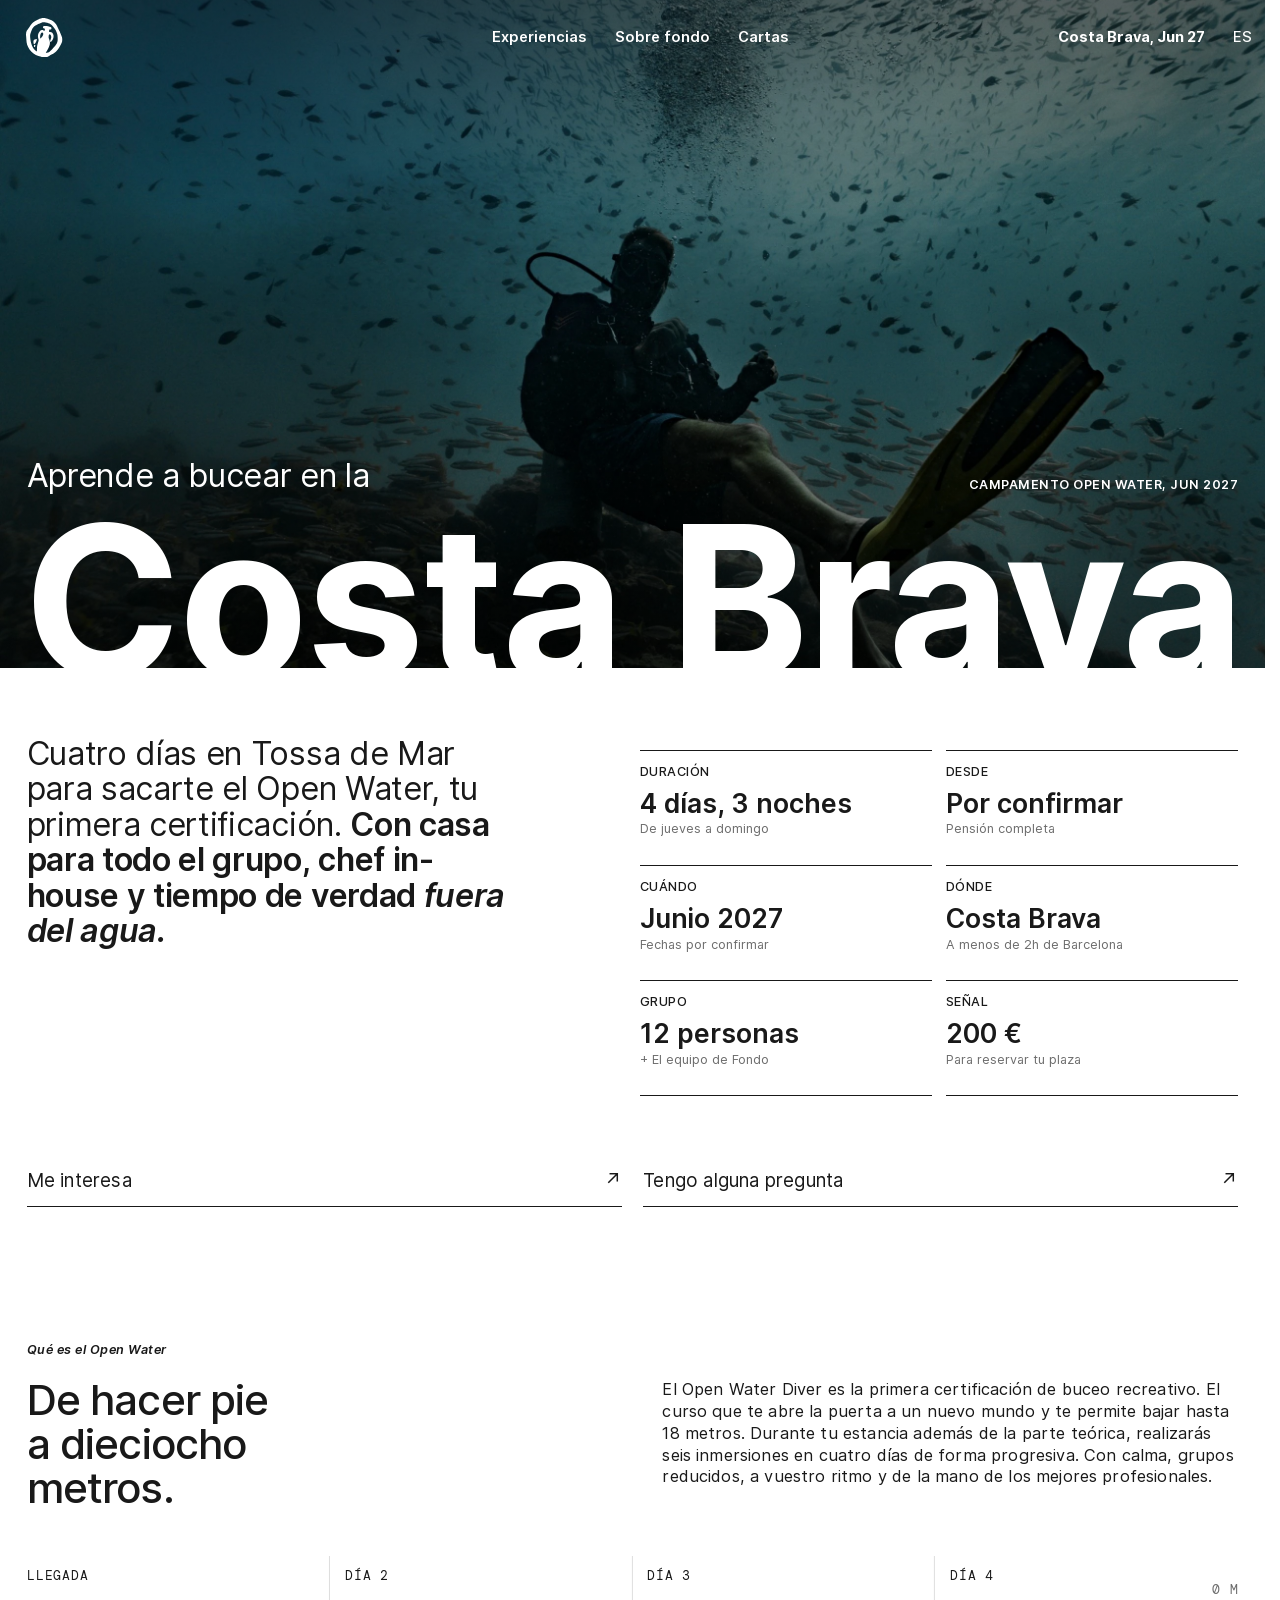
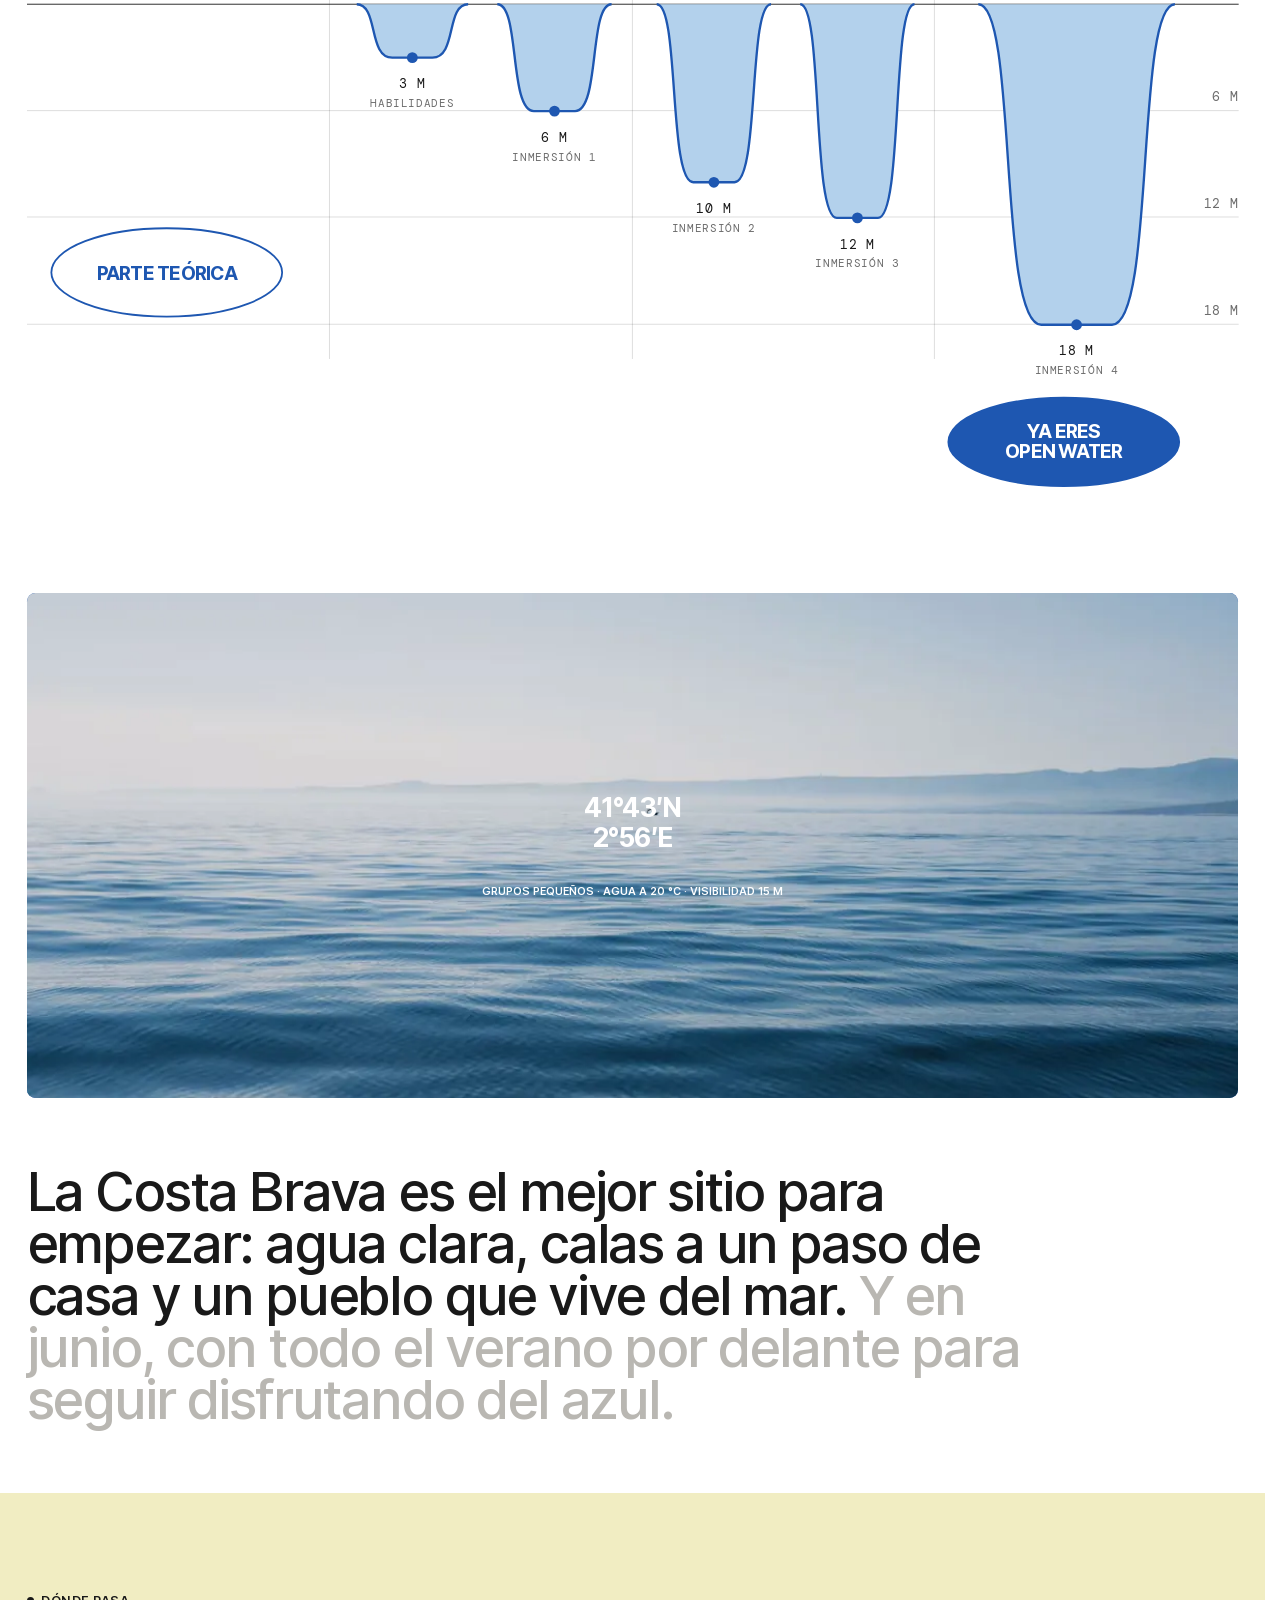
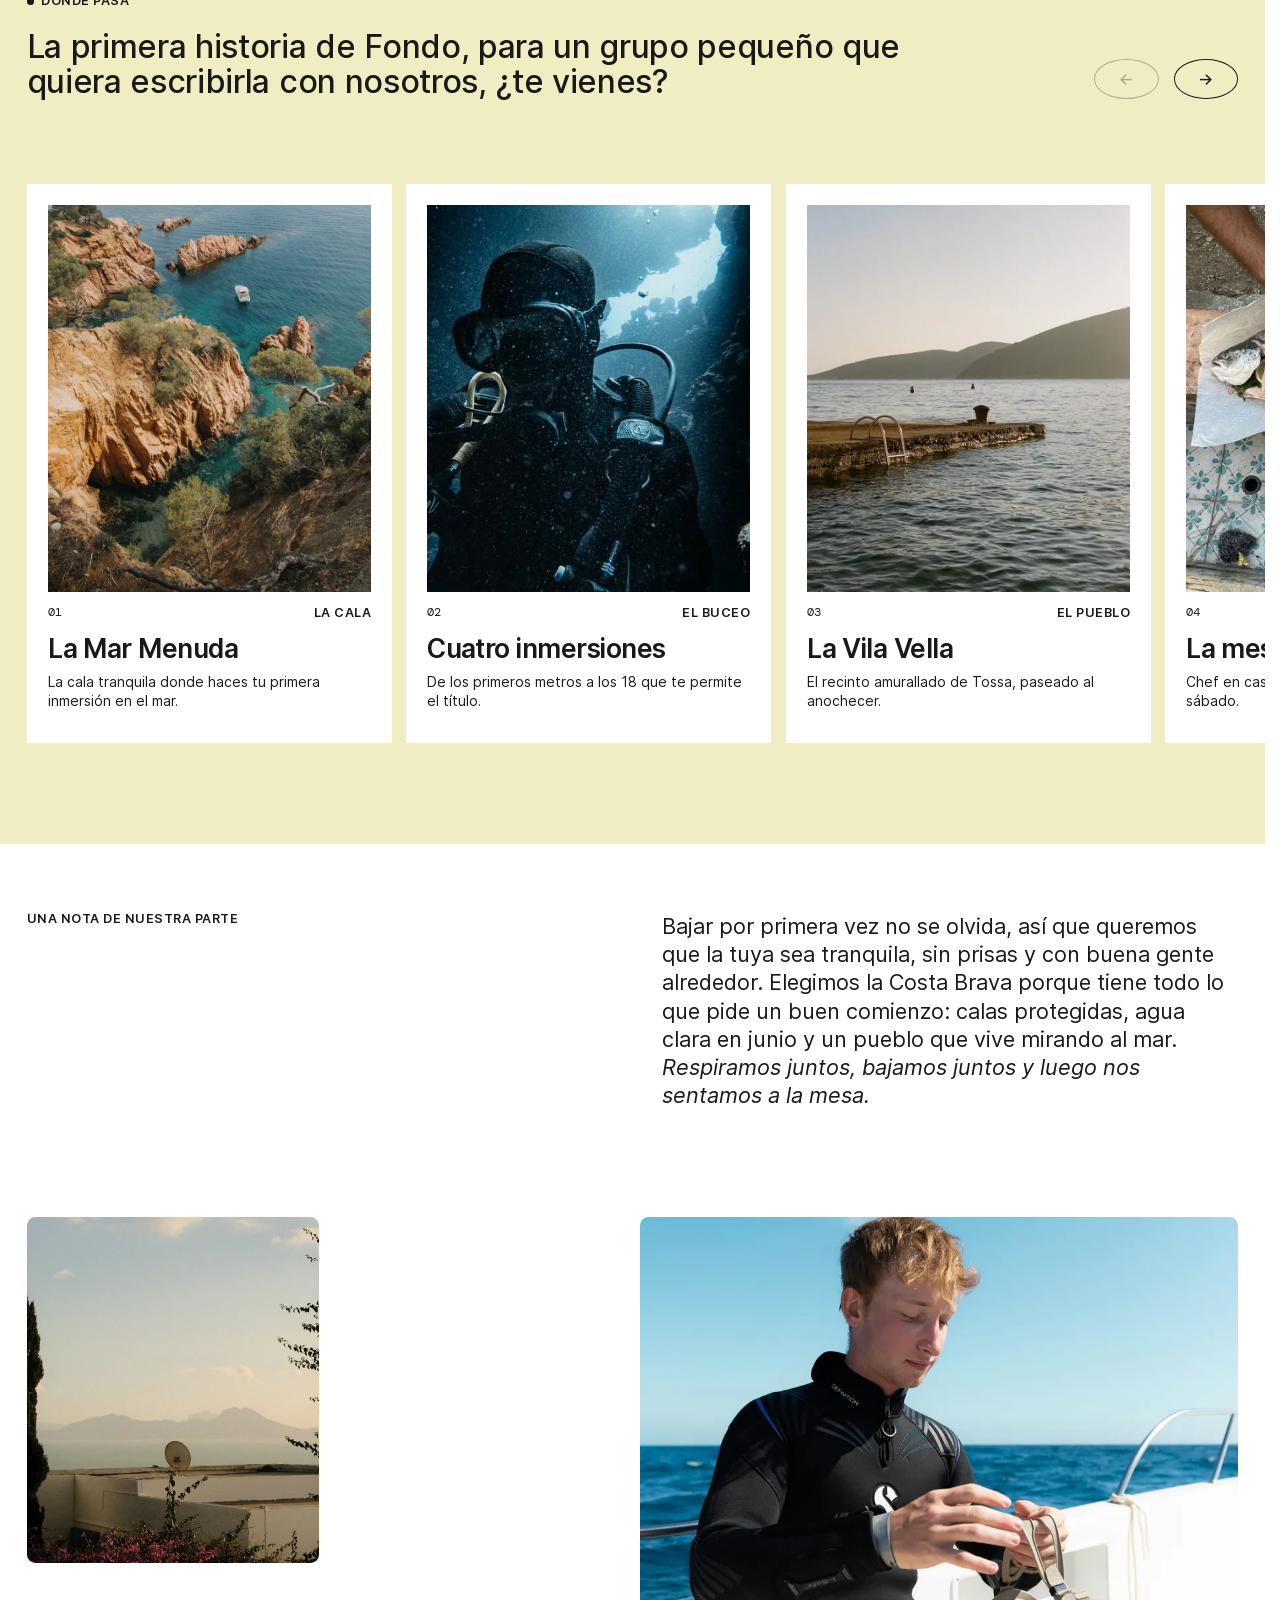
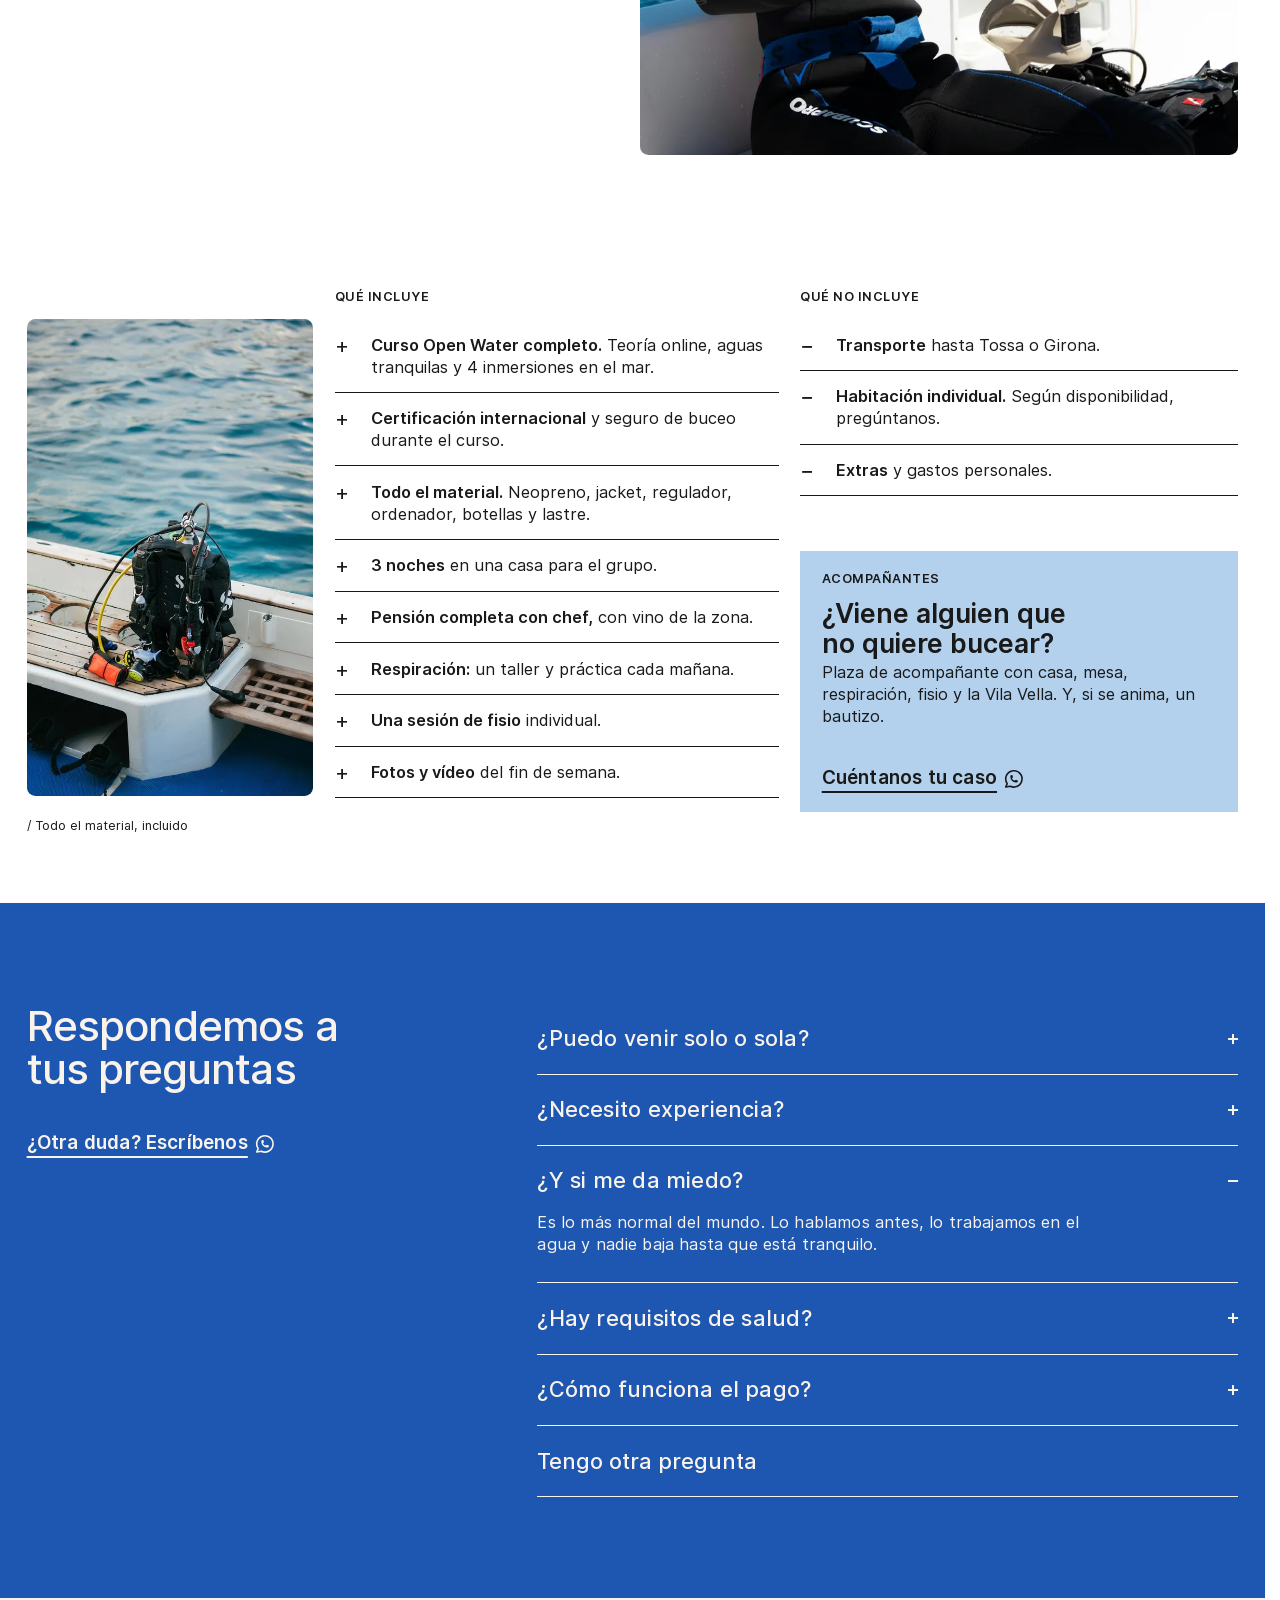
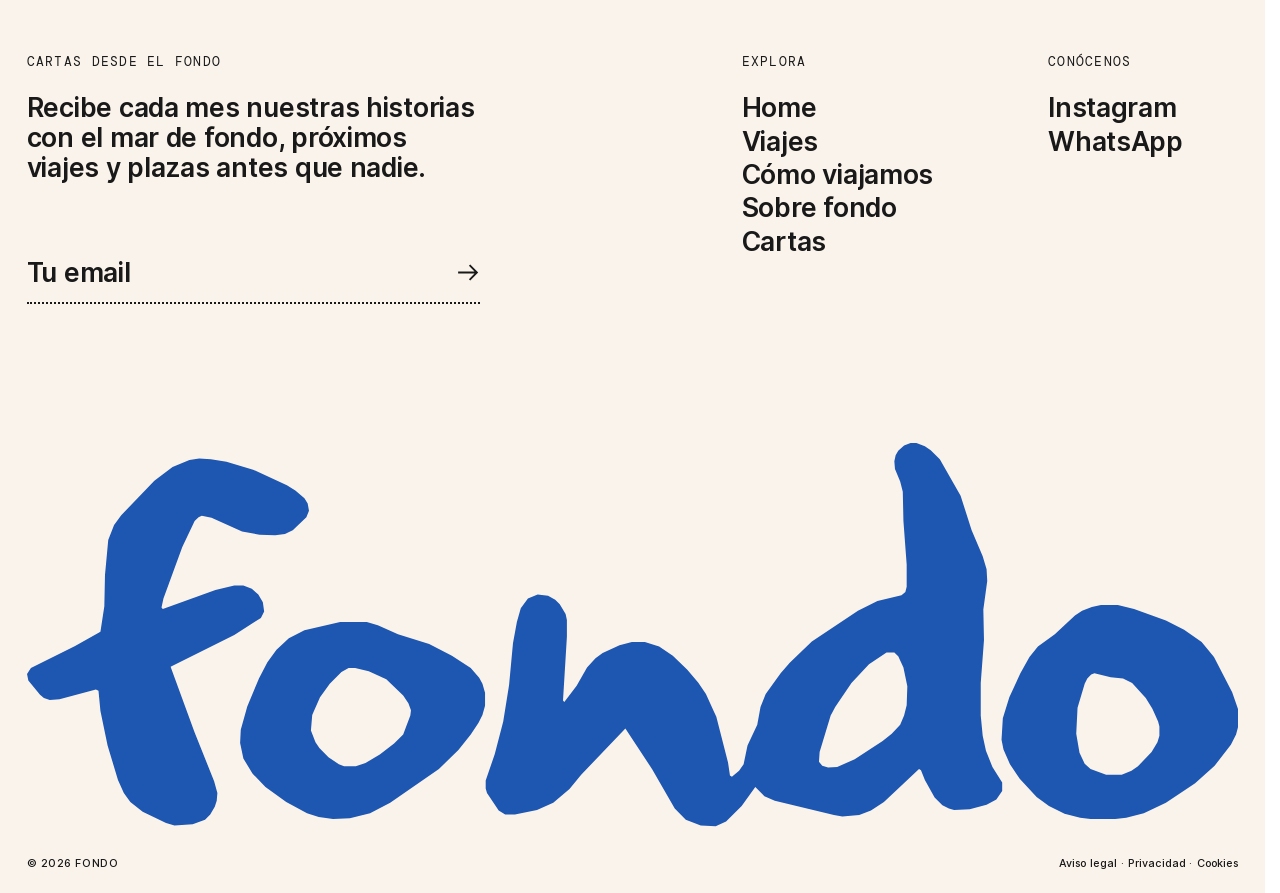
<file: viajes/costa-brava/index.html>
<!doctype html>
<html lang="es">
<head>
  <meta charset="utf-8">
  <meta name="viewport" content="width=device-width, initial-scale=1, viewport-fit=cover">
  <title>Campamento Open Water · Costa Brava · Fondo</title>
  <meta name="description" content="Cuatro días en Tossa de Mar para sacarte el Open Water, tu primera certificación. Con casa para todo el grupo, chef in-house y tiempo de verdad fuera del agua. Junio de 2027.">
  <meta name="theme-color" content="#191919" data-default="#191919">
  <meta property="og:title" content="Aprende a bucear en la Costa Brava">
  <meta property="og:description" content="Campamento Open Water de Fondo en Tossa de Mar. Junio de 2027. Cuéntanos si te interesa.">
  <meta property="og:type" content="website">
  <meta property="og:image" content="https://meetfondo.com/assets/img/og-costa-brava.jpg">
  <meta property="og:image:width" content="1200">
  <meta property="og:image:height" content="630">
  <meta property="og:url" content="https://meetfondo.com/viajes/costa-brava/">
  <meta property="og:locale" content="es_ES">
  <meta name="twitter:card" content="summary_large_image">
  <!-- Versión en pruebas: que no la indexen los buscadores. Quitar al lanzar. -->
  <meta name="robots" content="noindex, nofollow">
  <!-- Favicon: SVG que cambia solo (isotipo negro con tema claro, blanco con tema oscuro).
       Los navegadores que no leen SVG usan el .ico (negro). -->
  <link rel="icon" href="/favicon.ico?v=fe84fd92" sizes="32x32">
  <link rel="icon" href="../../assets/favicon.svg?v=fe84fd92" type="image/svg+xml">
  <link rel="manifest" href="/site.webmanifest?v=fe84fd92">
  <link rel="apple-touch-icon" href="../../assets/apple-touch-icon.png?v=fe84fd92">
  <link rel="preload" href="../../assets/img/bahia.webp" as="image" fetchpriority="high">
  <link rel="stylesheet" href="../../css/styles.css?v=b3240bed">
  <script>document.documentElement.classList.add('js');</script>
  <script src="../../js/main.js?v=9a4d8f3f" defer></script>
</head>
<body class="page-viaje">

<!-- Sprite: marca. Se usa con <use href="#..."> y hereda currentColor -->
<svg width="0" height="0" style="position:absolute" aria-hidden="true" focusable="false">
  <defs>
    <path id="wm-path" fill="currentColor" fill-rule="evenodd" clip-rule="evenodd" d="M503.918 255.605L482.523 241.57L456.699 228.272L421.285 217.192L398.413 206.849L385.871 203.155H355.62L315.042 212.759L297.335 221.624L283.316 234.922L272.986 248.957L263.395 267.426L250.114 299.192L242.737 325.787L241.999 340.561L245.688 358.291L256.017 375.282L270.773 390.797L294.383 407.788L317.993 420.347L331.273 424.779L347.505 426.995L366.687 426.256L389.559 420.347L412.431 408.526L467.767 370.111L489.9 348.687L503.918 330.958L512.772 317.661L517.199 308.796L520.151 298.454V283.678L517.199 273.335L513.509 266.687L503.918 255.605ZM365.212 255.605H372.589L388.084 259.3L408.004 268.165L427.187 286.633L433.09 295.498L436.041 303.624L435.303 309.535L427.187 330.958L416.857 341.3L400.627 353.859L384.394 363.463L373.328 367.156H360.047L354.145 364.941L342.34 356.813L332.01 346.472L327.584 339.823L322.419 326.526L323.895 308.796L332.749 288.85L343.815 273.335L357.096 260.039L365.212 255.605ZM1238.77 183.947H1219.59L1209.26 186.164L1198.19 190.596L1190.07 195.768L1167.2 217.192L1148.02 231.227L1138.43 243.048L1128.1 261.516L1115.56 288.85L1108.18 312.489L1106.7 336.868L1108.92 347.949L1116.29 364.941L1127.36 381.193L1146.54 401.878L1160.56 412.219L1178.27 421.086L1195.98 425.517L1207.78 426.995H1235.82L1248.36 425.517L1268.28 420.347L1293.37 408.526L1326.57 386.364L1348.7 366.417L1367.15 342.778L1373.05 330.958L1376 319.876L1375.26 302.146L1368.62 282.939L1347.96 243.048L1333.95 226.057L1314.02 212.02L1293.37 201.677L1257.21 188.381L1238.77 183.947ZM1212.21 261.516L1230.65 265.948L1244.67 267.426L1255 272.598L1270.49 289.589L1277.87 301.408L1284.51 316.183L1285.99 322.093V332.435L1283.77 339.823L1277.13 350.904L1261.64 367.156L1254.26 372.328L1243.2 376.76H1225.49L1207.78 370.111L1201.14 364.202L1195.24 351.643L1191.55 330.219L1193.02 300.67L1201.14 273.335L1204.09 267.426L1208.52 262.994L1212.21 261.516ZM208.797 18.4686L195.518 17.7299L184.45 19.2073L165.267 27.3335L144.609 42.8473L106.981 82.0007L98.8655 93.0819L92.2252 110.073L88.5361 149.966L87.7984 185.425L83.3716 214.236L54.5973 230.488L4.42681 255.605L0 262.255L1.4756 269.642L14.756 285.894L19.1829 289.589L25.823 291.804L36.8901 291.066L78.207 279.985L81.1581 281.463L83.3716 304.363L91.4873 343.517L103.292 382.671L109.932 397.445L117.311 407.788L131.329 418.869L157.89 431.427L167.481 434.382L188.139 432.905L202.158 427.734L208.06 421.823L213.225 412.958L215.439 406.31L216.176 397.445L212.487 384.148L190.353 328.742L163.055 254.129L235.358 217.929L265.609 198.723L269.298 191.335L267.821 180.992L262.658 172.127L255.279 165.479L245.688 161.786H235.358L213.962 166.957L154.201 188.381L152.725 186.903L154.938 176.56L176.334 118.199L190.353 88.6494L194.78 84.217L198.469 82.7396L209.536 84.9557L244.212 100.469L264.133 104.163L281.84 104.902L292.907 103.424L301.761 98.9919L317.254 84.217L320.205 76.8295L318.73 68.7034L315.042 62.7933L304.712 53.9285L295.121 48.0184L256.755 30.2885L226.505 21.4236L208.797 18.4686ZM1036.61 18.4686L1026.28 8.1262L1019.64 3.69373L1010.05 0H1003.41L996.032 2.95498L989.392 8.86494L986.441 14.0362L984.965 20.6849L985.703 29.5498L991.606 43.586L994.557 55.4059L995.294 88.6494L998.983 138.145V163.262L997.508 169.173L993.081 172.866L965.782 179.516L943.648 190.596L891.264 225.318L866.179 249.696L855.849 261.516L838.881 285.155L832.979 299.931L829.289 319.876L818.221 343.517L813.795 364.941L808.63 372.328L800.514 378.976L798.302 377.499L796.088 362.724L782.807 311.011L771.002 285.155L762.149 271.859L749.606 257.083L733.374 241.57L717.881 231.227L701.65 226.057H686.894L672.875 229.75L653.692 238.614L645.576 244.525L635.985 254.867L624.18 275.552L610.161 294.02L608.686 292.543L613.113 220.146V200.938L611.638 194.29L604.998 183.209L599.833 178.038L591.717 173.605L579.912 172.127L568.845 176.56L560.73 187.642L556.302 203.155L551.875 227.533L547.449 274.813L540.809 316.183L531.217 353.121L520.888 383.41V392.274L522.363 397.445L535.644 417.391L543.021 421.823H554.089L579.174 416.652L597.619 408.526L616.064 393.013L629.345 376.76L679.515 324.309L709.765 370.111L735.588 415.175L748.132 427.734L765.1 434.382L782.07 435.121L793.874 429.951L811.581 412.219L827.075 390.797L837.405 401.139L849.21 406.31L916.35 422.562L925.941 424.04L945.124 422.562L958.404 417.391L973.16 407.788L1013 370.111L1015.22 371.589L1019.64 382.671L1030.71 402.617L1039.56 411.482L1046.94 415.175L1052.84 416.652L1070.55 415.914L1089.73 410.743L1100.8 404.832L1107.44 395.228V385.625L1096.37 367.895L1089 349.426L1085.31 332.435L1083.09 309.535V272.598L1086.78 223.84L1086.04 189.119L1090.47 156.614L1089.73 143.317L1085.31 128.542L1072.76 98.9919L1060.22 59.8383L1036.61 18.4686ZM984.965 237.876L989.392 242.309L995.294 254.867L999.721 276.291L998.983 297.715L996.032 309.535L991.606 319.876L982.013 330.219L971.685 338.345L939.959 359.03L920.038 367.895L909.71 368.634L903.069 366.417L899.38 361.985L900.117 350.904L912.661 309.535L917.825 299.931L936.271 272.598L956.191 251.174L976.111 237.876H984.965Z"/>
    <!-- Recorte para la cabecera «tinta»: sigue al wordmark del hero (lo mueve el JS) -->
    <clipPath id="ink-clip" clipPathUnits="userSpaceOnUse"><use id="ink-clip-shape" href="#wm-path" clip-rule="evenodd"/></clipPath>
  </defs>
  <symbol id="wordmark" viewBox="0 0 1376 436"><use href="#wm-path"/></symbol>
  <symbol id="isotipo" viewBox="0 0 41 44">
    <path fill="currentColor" fill-rule="evenodd" clip-rule="evenodd" d="M10.2041 30.0187C10.1063 29.9655 10.0012 29.9373 9.88877 29.9341C9.77635 29.931 9.66273 29.9509 9.54791 29.994C9.43309 30.0371 9.33546 30.0977 9.25502 30.1757C9.17458 30.2537 9.10744 30.3465 9.05361 30.4543C8.99977 30.562 8.95744 30.7192 8.92662 30.9261C8.8958 31.1329 8.88785 31.3251 8.90277 31.5026C8.9177 31.6801 8.95714 31.85 9.02111 32.0124C9.08507 32.1747 9.14979 32.2837 9.21526 32.3393C9.28073 32.395 9.35966 32.4237 9.45205 32.4254C9.54444 32.4272 9.64087 32.3898 9.74135 32.3132C9.84182 32.2366 9.96219 32.0476 10.1025 31.7462C10.2427 31.4448 10.3407 31.1451 10.3963 30.8471C10.452 30.5491 10.4583 30.3499 10.4153 30.2494C10.3722 30.1489 10.3018 30.072 10.2041 30.0187ZM8.604 28.7721C8.73104 29.0363 8.82625 29.1776 8.88963 29.196C8.95302 29.2143 9.09564 29.1778 9.31751 29.0864C9.53938 28.995 9.72178 28.8893 9.86471 28.7692C10.0077 28.6491 10.1714 28.477 10.3559 28.253C10.5404 28.029 10.7931 27.5752 11.114 26.8916C11.4349 26.208 11.6433 25.7187 11.739 25.4235C11.8347 25.1283 11.9126 24.8272 11.9728 24.5202C12.0329 24.2132 12.0433 23.9748 12.0038 23.8049C11.9644 23.635 11.8935 23.5279 11.7913 23.4836C11.689 23.4393 11.5733 23.422 11.4441 23.4316C11.315 23.4412 11.0687 23.4984 10.7054 23.6032C10.3422 23.7079 9.98035 23.8616 9.62003 24.0641C9.25971 24.2666 9.01361 24.4376 8.88174 24.577C8.74986 24.7165 8.63457 24.8849 8.53588 25.0824C8.43718 25.2799 8.36434 25.5604 8.31735 25.924C8.27036 26.2876 8.27462 26.7871 8.33015 27.4226C8.38568 28.058 8.47696 28.5078 8.604 28.7721Z"/>
    <path fill="currentColor" d="M19.2505 43.9321C18.3992 43.7717 17.3545 43.4468 16.0475 42.9363C15.4377 42.6986 14.4682 42.3794 13.8916 42.2261C9.78568 41.1318 6.64185 38.8619 3.9723 35.0631C1.49246 31.5357 0.522946 28.5442 0.393595 24.0225C0.356638 22.7075 0.238375 20.9987 0.13243 20.2251C-0.201417 17.8019 0.100401 15.6148 0.987376 14.0214C1.20789 13.6261 1.78689 12.8034 2.27595 12.193C2.76379 11.5826 3.39576 10.7036 3.6791 10.2394C4.55868 8.80065 5.56639 7.46313 6.68373 6.25641C8.33203 4.47586 9.41611 3.71357 11.9267 2.57154C12.6154 2.25791 13.3964 1.87535 13.6613 1.72065C15.689 0.540645 17.6293 -0.0205235 19.62 0.000573059C21.1698 0.0160439 22.3142 0.259358 24.0611 0.945699C24.7349 1.21011 26.0346 1.72065 26.9499 2.08069C29.309 3.00754 30.5508 3.80921 32.0623 5.37879C33.4827 6.85414 34.3303 8.22823 35.7556 11.3646C36.2828 12.5249 36.9 13.8301 37.1279 14.2633C37.3558 14.6978 37.7969 15.6781 38.1098 16.4432C38.4214 17.2083 39.0029 18.6246 39.4008 19.5923C40.3555 21.9143 40.549 22.8074 40.4664 24.5148C40.3605 26.7215 39.8234 28.09 37.4778 32.1306C34.7245 36.8703 32.6807 38.8928 29.0466 40.4764C27.8492 40.9982 26.9031 41.5397 25.7365 42.3695C24.9727 42.9124 23.811 43.4736 22.823 43.7745C22.1516 43.9799 20.0056 44.0741 19.2505 43.9321ZM23.3158 38.7873C24.199 38.6607 25.1833 38.3218 25.9681 37.8717C27.2382 37.1446 31.5449 32.5244 33.3891 29.9141C34.1972 28.7693 34.8674 27.2166 35.1544 25.8256C35.4673 24.3123 35.3355 20.2519 34.9167 18.4671C34.1381 15.1465 32.9789 12.9482 30.329 9.76969C27.843 6.78664 26.8513 6.22969 22.0222 5.10032C20.2988 4.69667 18.7059 4.7684 17.2178 5.31691C15.3342 6.00888 10.8919 8.06931 10.0629 8.6347C8.66834 9.58685 7.31693 11.2774 6.53344 13.0523C6.21191 13.7794 5.33232 16.2717 4.91963 17.6232C4.48231 19.0536 4.486 20.9298 4.93072 24.0225C5.32493 26.7637 5.70313 28.284 6.49278 30.3051C7.52143 32.9351 8.38377 34.312 9.84851 35.6566C10.5335 36.2839 11.9575 37.3134 12.1423 37.3134C12.1904 37.3134 12.2286 36.2529 12.2286 34.9576C12.2286 33.6243 12.2988 32.1742 12.3887 31.6173C12.6043 30.2938 13.3237 27.5288 13.7142 26.5246C14.2082 25.2546 14.2181 24.6526 13.7672 23.1787C13.3102 21.6864 13.171 20.069 13.3939 18.8482C13.6219 17.5909 14.446 15.8427 15.2147 14.9848C16.6326 13.3997 17.8535 13.1044 19.5178 13.944C20.0031 14.1887 20.4319 14.3884 20.47 14.3884C20.5698 14.3884 20.9049 13.4391 21.0404 12.7724C21.1402 12.2802 21.1217 12.1775 20.8975 11.9623C20.7558 11.8273 20.5464 11.7162 20.4319 11.7162C20.3161 11.7162 19.9342 11.5516 19.5831 11.3519C18.9585 10.9961 18.9425 10.9736 18.9425 10.3759C18.9425 9.93143 19.0238 9.65436 19.2394 9.36886C19.5289 8.98349 19.5744 8.97224 20.9702 8.92583C23.009 8.85832 25.9718 9.38714 27.519 10.0946C28.4479 10.5179 28.6844 11.7176 27.9946 12.5052C27.7445 12.7907 27.5794 12.8414 26.9006 12.8414C26.4621 12.8414 26.0765 12.8892 26.0444 12.9482C25.9212 13.1747 25.5997 15.2224 25.6588 15.3997C25.7057 15.5389 25.9693 15.5727 26.701 15.5347C28.8064 15.4264 29.9447 16.4278 30.589 18.9565C31.0903 20.9256 30.334 23.5415 28.6327 25.7229C27.6804 26.9423 27.3589 27.0112 27.0263 26.0633C26.8008 25.4205 26.8513 25.18 27.5461 23.5514C28.183 22.0591 28.2779 21.3686 28.0044 20.2434C27.5141 18.2294 26.143 17.4024 25.532 18.7512C25.4075 19.0269 25.3065 19.7287 25.2609 20.6443C25.1895 22.0971 25.1895 22.0999 25.633 23.1505C27.0792 26.5822 27.0571 28.9915 25.5504 32.3894C24.8014 34.0772 23.5535 36.4259 22.7134 37.7283C22.0765 38.717 21.9988 39.0405 22.4226 38.9406C22.5754 38.9055 22.977 38.8365 23.3158 38.7873ZM16.9961 22.017C18.7035 20.3461 19.4734 18.7189 19.2049 17.3518C19.041 16.522 18.6468 16.0762 18.0764 16.0762C16.7029 16.0762 15.6422 18.4994 15.7666 21.3559C15.8134 22.4361 15.8997 22.8299 16.0857 22.8257C16.1325 22.8242 16.5415 22.46 16.9961 22.017Z"/>
  </symbol>
</svg>

<a class="skip-link" href="#contenido">Saltar al contenido</a>

<!-- ============ Cabecera fija ============ -->
<header class="site-header" data-header>
  <a class="site-header__logo" href="../../" aria-label="Fondo, inicio" data-tone="dark">
    <svg class="icon-iso" aria-hidden="true"><use href="#isotipo"/></svg>
  </a>
  <!-- Sonidos desde el fondo. Móvil: al pasar el hero, el vinilo ocupa el sitio del isotipo.
       Escritorio: main.js lo lleva a .sonido-dock, fijo abajo a la izquierda. Nunca suena solo. -->
  <button class="site-header__sonido" type="button" aria-pressed="false" aria-label="Sonidos desde el fondo: poner música" data-tone="dark" data-sonido>
    <svg class="icon-iso" viewBox="0 0 41 44" overflow="visible" aria-hidden="true"><defs><filter id="sv-sombra" x="-40%" y="-40%" width="180%" height="190%"><feDropShadow dx="0" dy="1.2" stdDeviation="1.5" flood-color="#191919" flood-opacity="0.18"/></filter><filter id="sv-brazo" x="-20%" y="-20%" width="150%" height="150%"><feDropShadow dx="0.45" dy="0.8" stdDeviation="0.45" flood-color="#0c2550" flood-opacity="0.4"/></filter></defs><path class="sv-fondo" filter="url(#sv-sombra)" d="M18.18 43.68C17.70 43.54 17.17 43.36 16.20 43.00C15.14 42.60 14.66 42.45 13.73 42.18C9.44 40.97 6.32 38.60 3.54 34.42C1.69 31.64 0.81 29.15 0.50 25.84C0.47 25.48 0.41 24.54 0.38 23.76C0.35 22.98 0.30 22.12 0.28 21.84C0.26 21.57 0.24 20.15 0.24 18.69C0.24 16.15 0.24 16.02 0.32 15.72C0.58 14.68 1.05 13.78 1.90 12.68C2.75 11.57 3.23 10.92 3.54 10.44C4.60 8.81 5.08 8.13 5.79 7.28C7.76 4.93 9.00 3.94 11.40 2.82C12.59 2.26 13.45 1.84 13.77 1.66C14.62 1.17 15.70 0.70 16.64 0.41C17.14 0.26 17.14 0.26 19.58 0.26C22.50 0.26 22.13 0.18 25.36 1.46C26.01 1.71 26.64 1.96 26.76 2.01C29.31 2.99 30.79 3.96 32.34 5.68C33.63 7.10 34.37 8.35 35.80 11.46C36.11 12.14 36.63 13.25 36.96 13.92C37.67 15.38 37.74 15.54 38.79 18.10C40.38 22.00 40.52 22.51 40.47 24.30C40.39 26.57 39.87 27.96 37.70 31.74C34.86 36.68 32.84 38.76 29.28 40.37C27.90 40.99 27.02 41.48 26.10 42.12C25.09 42.81 24.26 43.26 23.33 43.60C22.88 43.76 22.88 43.76 20.67 43.76C18.60 43.75 18.44 43.75 18.18 43.68Z"/><g transform="translate(19.77 22.1) scale(0.0268) translate(-675 -675)"><path class="sv-azul" d="M654.5 1194.0C648.5 1193.6 633.1 1193.2 620.5 1193.1C570.8 1192.8 561.2 1191.2 498.5 1172.4C476.0 1165.6 429.4 1146.2 414.4 1137.4C387.9 1121.7 344.7 1093.6 341.6 1090.0C340.4 1088.5 334.4 1083.4 328.3 1078.7C314.5 1067.9 274.2 1028.2 266.8 1017.9C233.2 971.7 214.4 941.0 201.5 911.0C194.5 894.9 175.0 843.8 173.5 837.6C152.2 750.9 146.5 702.9 153.4 667.0C154.2 662.9 155.1 651.0 155.5 640.5C156.4 612.3 157.6 602.2 163.1 573.5C170.2 536.8 179.2 506.4 190.2 482.5C193.2 475.9 201.0 457.2 207.5 441.0C220.1 409.4 221.9 405.3 227.8 396.2C229.9 392.9 232.4 388.1 233.5 385.4C235.3 380.6 241.1 369.9 245.7 362.9C247.0 360.9 249.7 358.4 251.6 357.4C254.0 356.1 257.3 352.4 261.3 346.5C277.8 322.5 332.3 274.2 374.5 246.3C381.1 241.9 392.5 234.0 399.8 228.6C436.1 202.0 477.6 183.1 523.6 172.1C591.9 155.8 603.8 154.2 652.5 154.0C664.0 153.9 679.4 153.5 686.5 153.0C721.4 150.5 740.7 150.6 752.5 153.3C809.6 166.7 814.0 167.6 826.0 168.9C833.0 169.6 836.7 170.5 840.0 172.3C842.5 173.7 847.6 175.8 851.5 177.0C871.9 183.3 884.5 188.4 907.1 199.4C916.9 204.1 927.2 208.9 930.1 210.1C945.6 216.1 963.3 226.6 988.4 244.5C1015.9 264.1 1016.3 264.4 1029.9 278.5C1034.6 283.4 1041.6 290.1 1045.3 293.4C1049.0 296.6 1053.8 301.8 1055.9 304.9C1058.1 308.0 1062.0 312.4 1064.6 314.5C1083.5 329.7 1096.6 346.5 1111.5 374.5C1114.1 379.4 1118.8 387.1 1122.0 391.5C1131.0 404.2 1136.9 414.3 1134.1 412.6C1133.2 412.0 1125.0 421.2 1125.0 422.8C1125.0 423.3 1129.0 431.6 1133.9 441.1C1145.4 463.5 1145.0 461.2 1138.9 469.5C1132.8 477.9 1129.8 483.6 1127.6 491.2C1126.7 494.4 1125.1 498.4 1124.1 500.2C1122.4 503.1 1116.4 522.0 1113.1 534.5C1112.5 536.7 1110.5 547.3 1108.5 558.0C1106.6 568.7 1103.9 581.5 1102.6 586.5C1101.2 591.5 1099.0 602.5 1097.6 611.0C1096.1 619.5 1093.2 633.7 1091.0 642.5C1088.8 651.3 1086.1 664.2 1085.0 671.2C1083.9 678.2 1082.1 686.5 1081.0 689.7C1079.8 692.9 1078.2 697.8 1077.3 700.5C1074.0 711.3 1064.6 734.0 1059.4 743.8C1050.3 761.0 1046.9 765.3 1032.4 778.1C1030.8 779.5 1026.6 783.7 1023.0 787.4C1015.7 795.0 1012.1 797.7 1000.5 804.0C987.1 811.3 972.8 820.1 967.0 824.8C960.5 830.0 956.8 832.0 944.8 836.6C932.5 841.3 931.0 841.2 926.5 835.0C918.8 824.5 906.8 821.8 894.4 827.9C891.2 829.5 884.5 832.6 879.7 834.9C874.8 837.1 868.5 840.6 865.7 842.7C838.5 862.3 837.5 863.3 838.5 872.0C840.4 890.1 840.5 889.4 837.1 893.2C835.4 895.2 831.6 898.6 828.6 900.9C821.0 906.8 818.3 915.3 822.6 920.1C824.8 922.5 832.5 922.7 837.8 920.4C855.2 912.8 855.9 912.7 858.9 918.1C865.4 929.6 870.3 932.3 885.5 932.6C901.3 932.9 907.4 931.0 923.1 921.1C928.9 917.4 929.6 917.2 931.6 918.5C933.6 919.8 933.8 919.7 934.4 917.0C934.7 915.0 936.2 913.3 938.9 911.6C941.1 910.2 944.1 907.4 945.6 905.3C947.1 903.2 949.7 899.7 951.4 897.5C955.1 892.7 955.6 883.5 952.7 876.1C951.0 871.9 951.0 871.9 953.8 869.0C955.4 867.4 958.7 865.6 961.1 865.0C966.8 863.4 972.2 860.6 978.5 856.0C981.2 853.9 987.8 850.1 993.0 847.5C998.2 844.9 1005.2 840.9 1008.4 838.7C1018.1 832.2 1043.5 810.4 1048.7 804.3C1051.3 801.2 1058.1 794.1 1063.6 788.6C1078.0 774.2 1085.8 763.1 1089.1 752.1C1090.1 748.8 1091.2 747.4 1093.7 746.2C1097.3 744.5 1097.6 743.3 1095.9 738.5C1094.9 735.7 1095.4 733.3 1100.4 717.4C1108.0 693.4 1108.9 691.1 1111.0 690.0C1112.3 689.3 1113.0 686.9 1113.9 680.3C1114.5 675.4 1116.1 667.0 1117.6 661.6C1119.0 656.1 1121.0 645.8 1122.0 638.6C1123.1 631.4 1124.8 621.1 1126.0 615.6C1127.1 610.2 1128.0 603.2 1128.0 600.0C1128.0 593.0 1129.8 585.0 1134.9 568.7C1137.1 562.0 1140.2 551.5 1142.0 545.5C1143.8 539.5 1146.9 530.7 1149.1 526.0C1151.2 521.3 1154.1 513.0 1155.6 507.5C1157.0 502.0 1158.3 497.4 1158.5 497.2C1159.2 496.5 1171.0 534.6 1174.6 548.8L1178.4 564.2L1180.7 556.3C1183.2 547.8 1187.9 537.0 1189.1 537.0C1189.9 537.0 1191.2 544.5 1193.5 562.5C1194.3 569.1 1195.7 577.6 1196.5 581.5C1201.4 604.9 1203.3 632.5 1202.8 675.5C1202.8 679.9 1203.1 687.1 1203.5 691.6C1204.2 699.6 1202.8 711.5 1198.5 734.0C1197.7 738.1 1196.6 744.6 1196.1 748.5C1195.5 752.4 1193.9 759.5 1192.5 764.5C1191.1 769.5 1188.2 781.1 1186.0 790.3C1177.1 827.6 1170.7 848.2 1163.0 864.4C1154.3 882.7 1135.7 915.9 1125.9 930.7C1120.7 938.5 1115.0 947.6 1113.1 950.9C1111.2 954.3 1108.9 957.2 1107.9 957.5C1104.7 958.5 1100.0 964.0 1096.8 970.3C1093.9 976.2 1081.5 993.8 1076.7 999.0C1075.4 1000.4 1071.2 1003.7 1067.3 1006.3C1058.8 1012.0 1057.2 1013.8 1049.5 1024.8C1045.3 1030.9 1042.0 1034.4 1038.7 1036.5C1031.5 1041.0 1014.5 1056.5 1008.4 1064.1C1005.4 1067.8 1000.5 1073.0 997.3 1075.7C994.2 1078.3 988.4 1083.5 984.4 1087.1C980.5 1090.7 971.0 1097.7 963.4 1102.5C955.7 1107.4 942.8 1115.8 934.5 1121.3C890.6 1150.5 879.2 1155.8 831.5 1169.1C821.6 1171.9 806.3 1176.6 797.5 1179.5C768.6 1189.2 752.2 1191.7 709.5 1193.0C692.5 1193.5 675.6 1194.1 672.0 1194.4C668.4 1194.6 660.5 1194.4 654.5 1194.0Z"/><g data-spin><path class="sv-blanco" fill-rule="evenodd" d="M526.5 1099.6C494.5 1091.6 442.1 1073.6 435.3 1068.3C433.2 1066.7 426.6 1062.7 420.5 1059.5C398.7 1048.0 368.2 1024.8 337.2 995.9C329.9 989.1 320.3 980.4 315.9 976.5C303.6 965.7 288.6 943.1 275.1 914.9C263.6 890.9 261.5 882.6 264.9 874.9C267.7 868.6 269.1 867.6 274.6 868.3C281.0 869.0 283.2 871.6 288.1 883.9C297.9 909.0 317.7 941.6 330.7 954.0C338.5 961.5 375.0 993.4 391.0 1006.7C405.9 1019.0 425.1 1032.0 437.5 1038.3C440.2 1039.7 445.4 1043.1 449.0 1046.0C457.5 1052.8 458.0 1053.1 475.0 1057.9C483.0 1060.1 499.6 1065.3 512.0 1069.4C524.4 1073.4 539.8 1078.0 546.3 1079.5C560.5 1082.8 564.0 1085.1 564.0 1091.0C564.0 1096.8 560.4 1099.3 549.2 1101.4C544.3 1102.3 540.1 1103.0 539.9 1102.9C539.7 1102.9 533.6 1101.4 526.5 1099.6ZM420.0 996.1C412.7 993.8 384.8 977.3 376.1 970.0C367.9 963.1 328.1 918.5 319.9 907.0C312.3 896.4 295.8 868.9 291.2 859.1C285.1 846.5 286.8 835.5 295.1 833.8C301.1 832.6 302.8 834.4 310.0 848.5C313.6 855.6 320.6 867.8 325.6 875.5C330.6 883.2 335.4 890.9 336.3 892.5C338.7 897.2 345.7 904.9 354.8 912.9C359.4 917.0 368.4 926.2 374.8 933.4C394.5 955.5 399.1 959.9 410.5 967.7C430.5 981.5 435.0 985.8 435.0 991.3C435.0 996.1 427.7 998.4 420.0 996.1ZM667.5 831.5C665.2 830.8 660.7 829.0 657.5 827.5C654.2 826.0 647.2 823.5 642.0 821.8C595.1 807.2 596.0 807.6 581.4 796.7C575.9 792.5 568.7 788.0 565.5 786.5C556.8 782.7 538.3 763.3 533.9 753.5C531.5 748.2 525.7 726.2 522.5 711.0C521.7 706.9 520.2 699.8 519.3 695.2C517.6 686.8 518.7 671.9 522.1 657.5C522.7 655.3 523.5 648.3 524.0 642.0C525.1 627.1 526.8 620.9 533.4 607.5C551.6 570.6 590.1 537.9 627.5 527.7C668.4 516.5 692.9 517.4 733.0 531.7C757.0 540.2 757.4 540.4 768.8 549.2C787.1 563.3 789.2 565.8 812.1 602.0C820.4 615.1 822.8 620.1 825.7 629.9C827.1 634.7 829.3 641.9 830.7 646.0C835.7 660.8 835.6 682.3 830.6 700.0C827.5 711.2 820.3 735.6 818.8 740.0C815.0 751.8 802.4 774.7 795.8 781.8C792.1 785.8 789.0 789.5 789.0 790.0C789.0 792.4 768.6 809.0 763.9 810.4C761.2 811.2 757.5 813.0 755.8 814.3C750.9 817.9 746.0 819.5 731.0 822.5C723.6 823.9 710.0 826.9 700.8 829.1C683.1 833.2 674.8 833.8 667.5 831.5ZM698.3 700.4C705.3 695.8 708.4 683.0 703.7 678.2C701.5 676.1 694.9 676.4 687.6 678.9C684.3 680.1 681.2 681.0 680.6 681.0C679.7 681.0 675.7 675.2 674.2 671.8C674.0 671.3 678.0 671.0 683.2 671.0C693.5 671.0 695.9 670.1 698.5 665.0C704.3 653.7 691.9 639.3 675.4 638.2C657.3 637.0 646.9 646.1 640.5 668.4C637.7 678.2 641.5 684.7 655.9 694.4C661.2 698.0 662.6 698.4 668.6 698.0C670.3 697.9 673.5 698.6 675.6 699.6C687.4 704.7 691.5 704.9 698.3 700.4Z"/><path class="sv-azul" d="M683.0 702.6C681.1 701.9 677.8 700.5 675.6 699.6C673.5 698.6 670.3 697.9 668.6 698.0C662.6 698.4 661.2 698.0 655.9 694.4C641.5 684.7 637.7 678.2 640.5 668.4C646.9 646.1 657.3 637.0 675.4 638.2C691.9 639.3 704.3 653.7 698.5 665.0C695.9 670.1 693.5 671.0 683.2 671.0C678.0 671.0 674.0 671.3 674.2 671.8C675.7 675.2 679.7 681.0 680.6 681.0C681.2 681.0 684.3 680.1 687.6 678.9C699.6 674.7 704.8 676.3 705.7 684.2C707.1 696.6 694.2 707.0 683.0 702.6Z"/></g></g><g filter="url(#sv-brazo)"><g transform="translate(19.77 22.1) scale(0.0268) translate(-675 -675)"><path class="sv-azul" d="M861.7 970.0C856.8 968.5 851.0 965.9 848.7 964.4C844.6 961.7 844.2 961.6 832.0 961.9C805.3 962.4 788.6 950.7 782.1 927.0C777.5 910.6 782.3 891.0 794.2 877.6C797.7 873.5 798.0 872.7 798.0 867.2C798.0 856.2 804.2 841.6 812.8 832.6C816.6 828.7 828.3 819.7 842.6 809.7C851.7 803.3 878.5 790.2 888.6 787.0C902.7 782.7 925.1 784.7 936.6 791.3C940.7 793.7 940.7 793.7 944.6 790.8C949.7 787.0 970.4 774.4 980.5 769.1C986.5 765.9 990.7 762.5 997.5 755.7C1002.5 750.6 1008.8 744.7 1011.5 742.4C1022.2 733.6 1041.8 688.4 1045.0 665.0C1045.7 660.3 1048.4 647.3 1051.1 636.0C1053.8 624.7 1056.9 609.6 1058.0 602.5C1059.2 595.4 1061.2 585.3 1062.6 580.2C1063.9 575.1 1066.6 562.3 1068.6 551.7C1070.5 541.2 1072.8 529.8 1073.6 526.5C1076.5 515.2 1085.1 487.7 1086.9 484.1C1087.9 482.1 1089.5 478.0 1090.5 475.0C1094.7 461.9 1102.4 449.9 1121.4 426.5C1133.9 411.2 1135.1 410.4 1136.5 417.1C1136.9 418.7 1137.5 420.0 1137.8 420.0C1138.2 419.9 1144.6 412.5 1152.0 403.4C1166.3 385.9 1183.3 371.0 1204.4 357.4C1220.5 347.0 1220.8 346.6 1219.2 337.2C1216.3 319.7 1215.1 306.3 1216.1 302.4C1218.5 293.8 1234.5 284.2 1267.4 271.5C1276.0 268.2 1277.9 267.8 1282.6 268.4C1290.0 269.2 1298.1 272.5 1301.3 275.8C1303.8 278.4 1311.0 292.8 1311.0 295.3C1311.0 296.0 1312.3 298.4 1313.9 300.7C1315.6 303.3 1317.7 308.7 1319.0 314.2C1322.7 329.2 1328.3 341.2 1335.1 348.5C1337.2 350.8 1338.6 354.4 1340.9 363.4C1342.6 369.9 1345.2 377.8 1346.6 380.9C1351.6 391.4 1350.9 407.2 1344.9 423.7C1343.0 428.7 1341.0 431.2 1329.3 442.8C1321.0 450.9 1314.7 456.2 1313.1 456.6C1311.7 456.8 1309.4 457.7 1308.0 458.5C1301.1 462.5 1298.5 463.2 1292.7 462.7C1286.1 462.1 1282.0 459.9 1282.0 456.9C1282.0 455.7 1279.1 452.0 1274.7 447.7C1270.6 443.7 1267.1 439.9 1266.9 439.3C1266.2 437.0 1258.9 439.1 1252.6 443.5C1223.8 463.1 1214.0 471.8 1204.7 486.1C1192.2 505.4 1185.9 522.7 1188.1 531.6C1189.1 535.3 1188.9 536.3 1186.5 540.9C1184.1 545.8 1175.6 572.0 1170.4 591.0C1169.1 595.7 1168.0 602.3 1168.0 605.6C1168.0 609.0 1167.1 616.2 1166.0 621.6C1164.8 627.1 1163.1 637.4 1162.0 644.5C1161.0 651.7 1159.0 662.1 1157.6 667.5C1156.2 673.0 1154.4 682.0 1153.6 687.5C1151.9 699.1 1150.1 704.6 1146.1 711.0C1141.5 718.2 1137.8 731.1 1137.0 743.0C1136.1 755.4 1133.8 762.3 1128.0 769.5C1125.9 772.2 1122.9 776.8 1121.4 779.5C1115.7 790.1 1106.0 803.0 1094.9 814.5C1088.6 821.1 1080.2 829.8 1076.4 833.9C1061.2 850.0 1030.8 873.6 1015.0 881.5C1000.0 888.9 995.5 892.7 994.1 899.0C991.7 910.4 984.4 922.9 972.5 936.0C969.7 939.0 966.1 943.2 964.6 945.4C960.7 950.7 951.4 956.4 943.3 958.6C939.6 959.5 933.0 962.1 928.7 964.2C915.2 970.9 905.1 973.0 886.5 973.0C871.6 972.9 869.9 972.7 861.7 970.0Z"/><path class="sv-blanco" d="M873.2 931.6C868.3 929.9 863.5 925.6 859.8 919.5C858.0 916.5 855.8 914.0 855.0 914.0C853.5 914.0 846.6 916.6 837.8 920.4C832.5 922.7 824.8 922.5 822.6 920.1C818.3 915.3 821.0 906.8 828.6 900.9C831.6 898.6 835.4 895.2 837.1 893.2C840.5 889.4 840.4 890.1 838.5 872.0C837.5 863.3 838.5 862.3 865.7 842.7C868.5 840.6 874.8 837.1 879.7 834.9C884.5 832.6 891.2 829.5 894.4 827.9C906.8 821.8 918.8 824.5 926.5 835.0C931.0 841.2 932.5 841.3 944.8 836.6C956.8 832.0 960.5 830.0 967.0 824.8C972.8 820.1 987.1 811.3 1000.5 804.0C1012.1 797.7 1015.7 795.0 1023.0 787.4C1026.6 783.7 1030.8 779.5 1032.4 778.1C1046.9 765.3 1050.3 761.0 1059.4 743.8C1064.6 734.0 1074.0 711.3 1077.3 700.5C1078.2 697.8 1079.8 692.9 1081.0 689.7C1082.1 686.5 1083.9 678.2 1085.0 671.2C1086.1 664.2 1088.8 651.3 1091.0 642.5C1093.2 633.7 1096.1 619.5 1097.6 611.0C1099.0 602.5 1101.2 591.5 1102.6 586.5C1103.9 581.5 1106.6 568.7 1108.5 558.0C1110.5 547.3 1112.5 536.7 1113.1 534.5C1116.4 522.0 1122.4 503.1 1124.1 500.2C1125.1 498.4 1126.7 494.4 1127.6 491.2C1132.9 472.8 1162.2 437.0 1196.5 406.9C1220.6 385.8 1230.2 379.0 1235.7 379.0C1236.4 379.0 1239.5 384.0 1242.6 390.2C1249.1 403.1 1249.3 402.6 1234.3 411.0C1204.1 427.7 1192.3 437.6 1174.4 461.3C1164.3 474.6 1161.3 481.0 1158.4 494.9C1155.4 509.6 1152.5 519.0 1149.0 526.0C1147.5 529.0 1144.6 537.1 1142.5 544.0C1140.5 550.9 1137.1 562.0 1134.9 568.7C1129.8 585.0 1128.0 593.0 1128.0 600.0C1128.0 603.2 1127.1 610.2 1126.0 615.6C1124.8 621.1 1123.1 631.4 1122.0 638.6C1121.0 645.8 1119.0 656.1 1117.6 661.6C1116.1 667.0 1114.5 675.4 1113.9 680.3C1113.0 686.9 1112.3 689.3 1111.0 690.0C1108.9 691.1 1108.0 693.4 1100.4 717.4C1095.4 733.3 1094.9 735.7 1095.9 738.5C1097.6 743.3 1097.3 744.5 1093.7 746.2C1091.2 747.4 1090.1 748.8 1089.1 752.1C1085.8 763.1 1078.0 774.2 1063.6 788.6C1058.1 794.1 1051.3 801.2 1048.7 804.3C1043.5 810.4 1018.1 832.2 1008.4 838.7C1005.2 840.9 998.2 844.9 993.0 847.5C987.8 850.1 981.2 853.9 978.5 856.0C972.2 860.6 966.8 863.4 961.1 865.0C958.7 865.6 955.4 867.4 953.8 869.0C951.0 871.9 951.0 871.9 952.7 876.1C955.6 883.5 955.1 892.7 951.4 897.5C949.7 899.7 947.1 903.2 945.6 905.3C944.1 907.4 941.1 910.2 938.9 911.6C936.2 913.3 934.7 915.0 934.4 917.0C933.8 919.7 933.6 919.8 931.6 918.5C929.6 917.2 928.9 917.4 923.2 921.1C915.8 925.7 907.8 929.9 903.5 931.2C899.2 932.6 877.1 932.9 873.2 931.6ZM1287.8 415.7C1285.5 413.9 1281.0 403.9 1274.8 387.0C1272.1 379.6 1265.5 363.6 1260.1 351.5C1254.6 339.4 1249.9 328.5 1249.5 327.2C1247.8 321.4 1252.9 316.8 1268.1 310.7L1276.8 307.3L1277.4 312.9C1277.9 317.0 1279.9 322.3 1285.0 332.5C1306.7 376.6 1316.4 398.2 1315.5 400.9C1315.3 401.8 1311.9 405.7 1308.0 409.5C1301.2 416.2 1301.0 416.4 1295.3 416.7C1291.4 416.9 1288.9 416.6 1287.8 415.7Z"/></g></g></svg>
    <span class="sonido__tag"><strong>Sonidos desde el fondo</strong><em>Descubre cómo suenan nuestras experiencias</em></span>
  </button>
  <nav class="site-header__nav" aria-label="Principal">
    <a href="../../#viajes" data-tone="dark">Experiencias</a>
    <a href="../../sobre-nosotros/" data-tone="dark">Sobre fondo</a>
    <a href="../../cartas/" data-tone="dark">Cartas</a>
  </nav>
  <!-- Móvil: próximo viaje en el centro -->
  <a class="site-header__next site-header__next--m" href="../../viajes/costa-brava/" data-tone="dark"><span class="sr-only">Próximo viaje: </span>Costa Brava, Jun 27</a>
  <div class="site-header__right">
    <a class="site-header__next site-header__next--d" href="../../viajes/costa-brava/" data-tone="dark"><span class="sr-only">Próximo viaje: </span>Costa Brava, Jun 27</a>
    <button class="site-header__lang" type="button" aria-label="Cambiar idioma. Idioma actual: español" data-tone="dark">ES</button>
    <button class="site-header__menu" type="button" aria-label="Abrir menú" aria-expanded="false" aria-controls="menu" data-menu-open data-tone="dark">
      <span class="burger" aria-hidden="true"><i></i><i></i></span>
    </button>
  </div>
</header>

<!-- ============ Menú móvil (< 900 px) ============ -->
<div class="mmenu" id="menu" role="dialog" aria-modal="true" aria-label="Menú" aria-hidden="true" data-menu>
  <div class="mmenu__bar">
    <p class="mmenu__label" aria-hidden="true">MENÚ</p>
    <button class="mmenu__close" type="button" aria-label="Cerrar menú" data-menu-close>
      <svg viewBox="0 0 18 18" aria-hidden="true"><path d="M1 1L17 17M17 1L1 17" fill="none" stroke="currentColor" stroke-width="1.5"/></svg>
    </button>
  </div>
  <nav class="mmenu__nav" aria-label="Menú principal">
    <ol role="list">
      <li><a href="../../#viajes"><span class="mmenu__name">Experiencias</span><span class="mmenu__num" aria-hidden="true">01</span></a></li>
      <li><a href="../../sobre-nosotros/"><span class="mmenu__name">Sobre fondo</span><span class="mmenu__num" aria-hidden="true">02</span></a></li>
      <li><a href="../../cartas/"><span class="mmenu__name">Cartas</span><span class="mmenu__num" aria-hidden="true">03</span></a></li>
    </ol>
  </nav>
  <div class="mmenu__extra">
    <p class="mmenu__eyebrow">PRÓXIMO VIAJE</p>
    <a class="mmenu__next" href="../../viajes/costa-brava/"><span class="mmenu__next-text">Costa Brava, Jun 27</span><span class="mmenu__arrow" aria-hidden="true">↗</span></a>
    <ul class="mmenu__social" role="list">
      <li><a href="#" data-todo="perfil de Instagram">Instagram</a></li>
      <li><a href="#" data-wa="Hola, Fondo.">WhatsApp</a></li>
    </ul>
  </div>
  <div class="mmenu__foot">
    <p class="mmenu__claim">Good things take <strong><em>depth</em></strong>.</p>
    <button class="mmenu__lang" type="button" aria-label="Cambiar idioma. Idioma actual: español" data-lang>ES</button>
  </div>
</div>

<!-- Botón fijo abajo a la derecha: aparece al bajar, cuando el óvalo del hero «se ancla» -->
<a class="dock-pill" href="#lista" data-waitlist data-dock-pill><span>Me <br class="dock-pill__br">interesa</span></a>

<div class="page">
<main id="contenido">

  <!-- ============ 01 · Hero ============ -->
  <section class="vhero" id="top" aria-labelledby="vhero-title" data-dock-hero data-follow-area data-waitlist-area>
    <img class="vhero__img" src="../../assets/img/costa-brava-hero.webp" width="2576" height="1717" alt="Un buceador entre bancos de peces, sobre las rocas del fondo" decoding="async" fetchpriority="high">
    <div class="hero__shade" aria-hidden="true" data-shade="0.42"></div>
    <div class="vhero__shade" aria-hidden="true" data-shade="0.42" data-shade-dir="up"></div>
    <button class="oval oval--light vhero__oval" type="button" data-follow data-waitlist><span>Me<br>interesa</span></button>
    <div class="vhero__content">
      <div class="vhero__row">
        <p class="vhero__lead">Aprende a bucear en la</p>
        <p class="vhero__kicker">CAMPAMENTO OPEN WATER, JUN 2027</p>
      </div>
      <h1 class="vhero__title" id="vhero-title"><span>Costa</span> <span>Brava</span><span class="sr-only">: campamento Open Water, junio de 2027</span></h1>
    </div>
  </section>

  <!-- ============ 02 · Resumen ============ -->
  <section class="vresumen" id="resumen" aria-label="Resumen del campamento">
    <p class="vresumen__text">Cuatro días en Tossa de Mar para sacarte el Open Water, tu primera certificación. <strong>Con casa para todo el grupo, chef in-house y tiempo de verdad <em>fuera del agua.</em></strong></p>
    <dl class="facts vresumen__facts">
      <div class="facts__item"><dt class="facts__label">DURACIÓN</dt><dd><span class="facts__value">4 días, 3 noches</span><span class="facts__note">De jueves a domingo</span></dd></div>
      <div class="facts__item"><dt class="facts__label">DESDE</dt><dd><span class="facts__value">Por confirmar</span><span class="facts__note">Pensión completa</span></dd></div>
      <div class="facts__item"><dt class="facts__label">CUÁNDO</dt><dd><span class="facts__value">Junio 2027</span><span class="facts__note">Fechas por confirmar</span></dd></div>
      <div class="facts__item"><dt class="facts__label">DÓNDE</dt><dd><span class="facts__value">Costa Brava</span><span class="facts__note">A menos de 2h de Barcelona</span></dd></div>
      <div class="facts__item"><dt class="facts__label">GRUPO</dt><dd><span class="facts__value">12 personas</span><span class="facts__note">+ El equipo de Fondo</span></dd></div>
      <div class="facts__item"><dt class="facts__label">SEÑAL</dt><dd><span class="facts__value">200 €</span><span class="facts__note">Para reservar tu plaza</span></dd></div>
    </dl>
    <ul class="rowlinks vresumen__links" role="list">
      <li><a class="rowlink" href="#lista" data-waitlist>Me interesa <span class="rowlink__arrow mk mk--x" aria-hidden="true">↗</span></a></li>
      <li><a class="rowlink" href="#preguntas">Tengo alguna pregunta <span class="rowlink__arrow mk mk--x" aria-hidden="true">↗</span></a></li>
    </ul>
  </section>

  <!-- ============ 03 · Perfil del viaje ============ -->
  <section class="vperfil" aria-labelledby="perfil-title">
    <div class="vperfil__intro">
      <p class="vperfil__kicker">Qué es el Open Water</p>
      <h2 class="vperfil__title" id="perfil-title">De hacer pie<br>a dieciocho<br>metros.</h2>
    </div>
    <p class="vperfil__body">El Open Water Diver es la primera certificación de buceo recreativo. El curso que te abre la puerta a un nuevo mundo y te permite bajar hasta 18 metros. Durante tu estancia además de la parte teórica, realizarás seis inmersiones en cuatro días de forma progresiva. Con calma, grupos reducidos, a vuestro ritmo y de la mano de los mejores profesionales.</p>
    <div class="vperfil__chart" data-reveal tabindex="0" aria-label="Gráfico de profundidad por día. En móvil, desliza para verlo entero.">
      <svg class="vperfil__svg" viewBox="0 0 1344 600" role="img" aria-labelledby="perfil-svg-t perfil-svg-d">
          <title id="perfil-svg-t">Profundidad máxima de cada inmersión</title>
          <desc id="perfil-svg-d">Llegada: parte teórica. Día 2: habilidades, 3 metros, e inmersión 1, 6 metros. Día 3: inmersión 2, 10 metros, e inmersión 3, 12 metros. Día 4: inmersión 4, 18 metros. Ya eres Open Water.</desc>
          <g class="pf-grid" aria-hidden="true"><path d="M335.5 0V447M671.5 0V447M1006.5 0V447M0 171.5H1344M0 289.5H1344M0 408.5H1344"/></g>
          <path class="pf-zero" d="M0 53.5H1344" aria-hidden="true"/>
          <g class="pf-axis" aria-hidden="true">
            <text x="0" y="27">LLEGADA</text><text x="353" y="27">DÍA 2</text><text x="688" y="27">DÍA 3</text><text x="1024" y="27">DÍA 4</text>
            <text x="1344" y="42" class="pf-end">0 M</text><text x="1344" y="161" class="pf-end">6 M</text><text x="1344" y="279" class="pf-end">12 M</text><text x="1344" y="398" class="pf-end">18 M</text>
          </g>
          <g class="pf-oval" aria-hidden="true"><ellipse cx="155" cy="351" rx="128" ry="49"/><text x="155" y="359">PARTE TEÓRICA</text></g>
          <g class="vperfil__dives" aria-hidden="true">
            <g class="pf-fill"><path d="M365.5 53.5C390.2 53.5 377.9 112.8 405.1 112.8L449.7 112.8C476.9 112.8 464.5 53.5 489.3 53.5Z"/><path d="M521.7 53.5C547.0 53.5 534.4 172.0 562.2 172.0L607.9 172.0C635.7 172.0 623.1 53.5 648.4 53.5Z"/><path d="M698.5 53.5C723.9 53.5 711.2 251.0 739.1 251.0L784.7 251.0C812.6 251.0 799.9 53.5 825.3 53.5Z"/><path d="M857.7 53.5C883.0 53.5 870.4 290.5 898.2 290.5L943.9 290.5C971.7 290.5 959.1 53.5 984.4 53.5Z"/><path d="M1055.2 53.5C1098.8 53.5 1077.0 409.0 1125.0 409.0L1203.5 409.0C1251.5 409.0 1229.6 53.5 1273.3 53.5Z"/></g>
            <g class="pf-line"><path d="M365.5 53.5C390.2 53.5 377.9 112.8 405.1 112.8L449.7 112.8C476.9 112.8 464.5 53.5 489.3 53.5"/><path d="M521.7 53.5C547.0 53.5 534.4 172.0 562.2 172.0L607.9 172.0C635.7 172.0 623.1 53.5 648.4 53.5"/><path d="M698.5 53.5C723.9 53.5 711.2 251.0 739.1 251.0L784.7 251.0C812.6 251.0 799.9 53.5 825.3 53.5"/><path d="M857.7 53.5C883.0 53.5 870.4 290.5 898.2 290.5L943.9 290.5C971.7 290.5 959.1 53.5 984.4 53.5"/><path d="M1055.2 53.5C1098.8 53.5 1077.0 409.0 1125.0 409.0L1203.5 409.0C1251.5 409.0 1229.6 53.5 1273.3 53.5"/></g>
            <g class="pf-dot"><circle cx="427.4" cy="112.8" r="6"/><circle cx="585.1" cy="172.0" r="6"/><circle cx="761.9" cy="251.0" r="6"/><circle cx="921.1" cy="290.5" r="6"/><circle cx="1164.2" cy="409.0" r="6"/></g>
            <g class="pf-labels"><text x="427.4" y="146.8">3 M</text><text x="427.4" y="167.8" class="pf-name">HABILIDADES</text><text x="585.1" y="206.0">6 M</text><text x="585.1" y="227.0" class="pf-name">INMERSIÓN 1</text><text x="761.9" y="285.0">10 M</text><text x="761.9" y="306.0" class="pf-name">INMERSIÓN 2</text><text x="921.1" y="324.5">12 M</text><text x="921.1" y="345.5" class="pf-name">INMERSIÓN 3</text><text x="1164.2" y="443.0">18 M</text><text x="1164.2" y="464.0" class="pf-name">INMERSIÓN 4</text></g>
          </g>
          <g class="pf-oval pf-oval--solid" aria-hidden="true"><ellipse cx="1150" cy="539" rx="128" ry="49"/><text x="1150" y="535">YA ERES</text><text x="1150" y="557">OPEN WATER</text></g>
        </svg>
    </div>
    <p class="vperfil__hint" aria-hidden="true">Desliza para ver los cuatro días →</p>
  </section>

  <!-- ============ 04 · Por qué la Costa Brava ============ -->
  <section class="vporque" aria-labelledby="porque-title">
    <div class="vporque__media">
      <img src="../../assets/img/mar-calma.webp" width="1170" height="780" alt="Mar en calma con montañas en el horizonte" loading="lazy" decoding="async">
      <div class="vporque__caption">
        <p class="vporque__coords">41°43′N<br>2°56′E</p>
        <p class="vporque__data"><span>GRUPOS PEQUEÑOS</span><span class="vporque__sep" aria-hidden="true"> · </span><span>AGUA A 20&nbsp;°C</span><span class="vporque__sep" aria-hidden="true"> · </span><span>VISIBILIDAD 15&nbsp;M</span></p>
      </div>
    </div>
    <h2 class="vporque__text" id="porque-title">La Costa Brava es el mejor sitio para empezar: agua clara, calas a un paso de casa y un pueblo que vive del mar. <span class="vporque__muted">Y en junio, con todo el verano por delante para seguir disfrutando del azul.</span></h2>
  </section>

  <!-- ============ 05 · Dónde pasa ============ -->
  <section class="vdonde" aria-labelledby="donde-title" data-carousel>
    <div class="vdonde__head">
      <div>
        <p class="eyebrow"><span class="dot" aria-hidden="true"></span>Dónde pasa</p>
        <h2 class="vdonde__title" id="donde-title">La primera historia de Fondo, para un grupo pequeño que quiera escribirla con nosotros, ¿te vienes?</h2>
      </div>
      <div class="vdonde__nav">
        <button class="vbtn" type="button" aria-label="Anterior" data-prev disabled><span aria-hidden="true">←</span></button>
        <button class="vbtn" type="button" aria-label="Siguiente" data-next><span aria-hidden="true">→</span></button>
      </div>
    </div>
    <ul class="vdonde__track" role="list" data-track>
      <li class="lugar">
        <img class="lugar__img" src="../../assets/img/cala.webp" width="764" height="955" alt="Una cala de rocas rojizas y agua turquesa vista desde arriba" loading="lazy" decoding="async">
        <p class="lugar__meta"><span class="lugar__num">01</span><span>LA CALA</span></p>
        <h3 class="lugar__title">La Mar Menuda</h3>
        <p class="lugar__text">La cala tranquila donde haces tu primera inmersión en el mar.</p>
      </li>
      <li class="lugar">
        <img class="lugar__img" src="../../assets/img/buzo-luz.webp" width="469" height="750" alt="Un buceador bajo el agua, con la luz entrando por una grieta en la roca" loading="lazy" decoding="async">
        <p class="lugar__meta"><span class="lugar__num">02</span><span>EL BUCEO</span></p>
        <h3 class="lugar__title">Cuatro inmersiones</h3>
        <p class="lugar__text">De los primeros metros a los 18 que te permite el título.</p>
      </li>
      <li class="lugar">
        <img class="lugar__img" src="../../assets/img/embarcadero.webp" width="736" height="920" alt="Un embarcadero con escalerilla al atardecer" loading="lazy" decoding="async">
        <p class="lugar__meta"><span class="lugar__num">03</span><span>EL PUEBLO</span></p>
        <h3 class="lugar__title">La Vila Vella</h3>
        <p class="lugar__text">El recinto amurallado de Tossa, paseado al anochecer.</p>
      </li>
      <li class="lugar">
        <img class="lugar__img" src="../../assets/img/pescado.webp" width="735" height="971" alt="Unas manos preparan un pescado con limón y perejil" loading="lazy" decoding="async">
        <p class="lugar__meta"><span class="lugar__num">04</span><span>LA MESA</span></p>
        <h3 class="lugar__title">La mesa</h3>
        <p class="lugar__text">Chef en casa, vino de la zona y cim i tomba el sábado.</p>
      </li>
      <li class="lugar">
        <img class="lugar__img" src="../../assets/img/barcas-rocas.webp" width="736" height="981" alt="Barcas de pesca y gente tomando el sol en las rocas" loading="lazy" decoding="async">
        <p class="lugar__meta"><span class="lugar__num">05</span><span>LA TARDE LIBRE</span></p>
        <h3 class="lugar__title">El camí de ronda</h3>
        <p class="lugar__text">La tarde libre: calas, siesta o el camino junto al mar.</p>
      </li>
    </ul>
  </section>

  <!-- ============ 07 · Una nota nuestra ============ -->
  <section class="vnota" aria-labelledby="nota-title">
    <p class="eyebrow vnota__kicker" id="nota-title">Una nota de nuestra parte</p>
    <blockquote class="vnota__quote">
      <p class="vnota__text">Bajar por primera vez no se olvida, así que queremos que la tuya sea tranquila, sin prisas y con buena gente alrededor. Elegimos la Costa Brava porque tiene todo lo que pide un buen comienzo: calas protegidas, agua clara en junio y un pueblo que vive mirando al mar. <em>Respiramos juntos, bajamos juntos y luego nos sentamos a la mesa.</em></p>
    </blockquote>
    <figure class="vnota__small"><img src="../../assets/img/nota-mirador-1600.webp" srcset="../../assets/img/nota-mirador-900.webp 900w, ../../assets/img/nota-mirador-1600.webp 1600w" sizes="(min-width: 900px) 24vw, 62vw" width="1600" height="1067" alt="El mar y las montañas al atardecer, vistos desde un jardín con cipreses y buganvillas" loading="lazy" decoding="async"></figure>
    <figure class="vnota__big"><img src="../../assets/img/nota-barco-1600.webp" srcset="../../assets/img/nota-barco-900.webp 900w, ../../assets/img/nota-barco-1600.webp 1600w" sizes="(min-width: 900px) 47vw, 92vw" width="1600" height="2400" alt="Un buceador con traje de neopreno prepara sus gafas sentado en la borda de un barco" loading="lazy" decoding="async"></figure>
  </section>

  <!-- ============ 06 · Resumen del viaje ============ -->
  <section class="vficha" aria-label="Qué incluye el campamento">
    <figure class="vficha__photo">
      <img src="../../assets/img/postal-costa-brava.webp" width="736" height="920" alt="Un equipo de buceo montado en la popa de un barco" loading="lazy" decoding="async">
      <figcaption>/ Todo el material, incluido</figcaption>
    </figure>
    <div class="vficha__lists">
      <div class="incl">
        <h2 class="incl__label">QUÉ INCLUYE</h2>
        <ul class="incl__list" role="list">
          <li><span class="incl__sign" aria-hidden="true">+</span><p><strong>Curso Open Water completo.</strong> Teoría online, aguas tranquilas y 4 inmersiones en el mar.</p></li>
          <li><span class="incl__sign" aria-hidden="true">+</span><p><strong>Certificación internacional</strong> y seguro de buceo durante el curso.</p></li>
          <li><span class="incl__sign" aria-hidden="true">+</span><p><strong>Todo el material.</strong> Neopreno, jacket, regulador, ordenador, botellas y lastre.</p></li>
          <li><span class="incl__sign" aria-hidden="true">+</span><p><strong>3 noches</strong> en una casa para el grupo.</p></li>
          <li><span class="incl__sign" aria-hidden="true">+</span><p><strong>Pensión completa con chef,</strong> con vino de la zona.</p></li>
          <li><span class="incl__sign" aria-hidden="true">+</span><p><strong>Respiración:</strong> un taller y práctica cada mañana.</p></li>
          <li><span class="incl__sign" aria-hidden="true">+</span><p><strong>Una sesión de fisio</strong> individual.</p></li>
          <li><span class="incl__sign" aria-hidden="true">+</span><p><strong>Fotos y vídeo</strong> del fin de semana.</p></li>
        </ul>
      </div>
      <div class="vficha__side">
        <div class="incl">
          <h2 class="incl__label">QUÉ NO INCLUYE</h2>
          <ul class="incl__list" role="list">
            <li><span class="incl__sign" aria-hidden="true">−</span><p><strong>Transporte</strong> hasta Tossa o Girona.</p></li>
            <li><span class="incl__sign" aria-hidden="true">−</span><p><strong>Habitación individual.</strong> Según disponibilidad, pregúntanos.</p></li>
            <li><span class="incl__sign" aria-hidden="true">−</span><p><strong>Extras</strong> y gastos personales.</p></li>
          </ul>
        </div>
        <aside class="acomp" aria-labelledby="acomp-title">
          <p class="acomp__label">ACOMPAÑANTES</p>
          <h3 class="acomp__title" id="acomp-title">¿Viene alguien que no quiere bucear?</h3>
          <p class="acomp__text">Plaza de acompañante con casa, mesa, respiración, fisio y la Vila Vella. Y, si se anima, un bautizo.</p>
          <a class="acomp__link" href="#" data-wa="Hola, me gustaría venir al campamento de la Costa Brava con alguien que no bucea."><span class="u">Cuéntanos tu caso</span><span class="sr-only"> (abre WhatsApp)</span><svg class="mk ico-wa" viewBox="0 0 24 24" fill="none" stroke="currentColor" stroke-width="1.75" stroke-linecap="round" stroke-linejoin="round" aria-hidden="true" focusable="false"><path d="M3 21l1.65 -3.8a9 9 0 1 1 3.4 2.9l-5.05 .9"/><path d="M9 10a.5 .5 0 0 0 1 0v-1a.5 .5 0 0 0 -1 0v1a5 5 0 0 0 5 5h1a.5 .5 0 0 0 0 -1h-1a.5 .5 0 0 0 0 1"/></svg></a>
        </aside>
      </div>
    </div>
  </section>

  <!-- ============ 08 · Preguntas ============ -->
  <section class="vfaq" id="preguntas" aria-labelledby="faq-title">
    <div class="vfaq__intro">
      <h2 class="vfaq__title" id="faq-title">Respondemos a<br>tus preguntas</h2>
      <a class="cta" href="#" data-wa="Hola, tengo una duda sobre el campamento de la Costa Brava."><span class="u">¿Otra duda? Escríbenos</span><span class="sr-only"> (abre WhatsApp)</span><svg class="mk ico-wa" viewBox="0 0 24 24" fill="none" stroke="currentColor" stroke-width="1.75" stroke-linecap="round" stroke-linejoin="round" aria-hidden="true" focusable="false"><path d="M3 21l1.65 -3.8a9 9 0 1 1 3.4 2.9l-5.05 .9"/><path d="M9 10a.5 .5 0 0 0 1 0v-1a.5 .5 0 0 0 -1 0v1a5 5 0 0 0 5 5h1a.5 .5 0 0 0 0 -1h-1a.5 .5 0 0 0 0 1"/></svg></a>
    </div>
    <div class="vfaq__list">
      <div class="acc acc--faq" data-accordion>
        <div class="acc__item">
          <h3 class="acc__h"><button class="acc__head" type="button" aria-expanded="false" aria-controls="faq-1" id="faq-h-1"><span class="acc__title">¿Puedo venir solo o sola?</span><span class="acc__sign" aria-hidden="true"></span></button></h3>
          <div class="acc__panel" id="faq-1" role="region" aria-labelledby="faq-h-1"><div class="acc__inner">
            <p class="acc__body">Claro. El grupo es pequeño y la casa, compartida: llegas solo y te vas con gente con la que seguir buceando.</p>
          </div></div>
        </div>
        <div class="acc__item">
          <h3 class="acc__h"><button class="acc__head" type="button" aria-expanded="false" aria-controls="faq-2" id="faq-h-2"><span class="acc__title">¿Necesito experiencia?</span><span class="acc__sign" aria-hidden="true"></span></button></h3>
          <div class="acc__panel" id="faq-2" role="region" aria-labelledby="faq-h-2"><div class="acc__inner">
            <p class="acc__body">Ninguna. Solo saber nadar 200 metros sin parar, a tu ritmo y sin cronómetro, y flotar 10 minutos. Si no lo tienes claro, lo probamos juntos el primer día.</p>
          </div></div>
        </div>
        <div class="acc__item is-open">
          <h3 class="acc__h"><button class="acc__head" type="button" aria-expanded="true" aria-controls="faq-3" id="faq-h-3"><span class="acc__title">¿Y si me da miedo?</span><span class="acc__sign" aria-hidden="true"></span></button></h3>
          <div class="acc__panel" id="faq-3" role="region" aria-labelledby="faq-h-3"><div class="acc__inner">
            <p class="acc__body">Es lo más normal del mundo. Lo hablamos antes, lo trabajamos en el agua y nadie baja hasta que está tranquilo.</p>
          </div></div>
        </div>
        <div class="acc__item">
          <h3 class="acc__h"><button class="acc__head" type="button" aria-expanded="false" aria-controls="faq-4" id="faq-h-4"><span class="acc__title">¿Hay requisitos de salud?</span><span class="acc__sign" aria-hidden="true"></span></button></h3>
          <div class="acc__panel" id="faq-4" role="region" aria-labelledby="faq-h-4"><div class="acc__inner">
            <p class="acc__body">Rellenas un cuestionario médico antes de venir y, si alguna respuesta lo pide, necesitarás el visto bueno de un médico. Y deja entre 18 y 24 horas sin volar después de la última inmersión.</p>
          </div></div>
        </div>
        <div class="acc__item">
          <h3 class="acc__h"><button class="acc__head" type="button" aria-expanded="false" aria-controls="faq-5" id="faq-h-5"><span class="acc__title">¿Cómo funciona el pago?</span><span class="acc__sign" aria-hidden="true"></span></button></h3>
          <div class="acc__panel" id="faq-5" role="region" aria-labelledby="faq-h-5"><div class="acc__inner">
            <p class="acc__body">Reservas tu plaza con una señal de 200 €. El resto se paga un mes antes del campamento. Te contamos el precio y las fechas en cuanto los cerremos.</p>
          </div></div>
        </div>
      </div>
      <form class="faq-ask" data-ask>
        <label class="sr-only" for="faq-q">Escribe tu pregunta y pulsa Enter para enviárnosla por WhatsApp</label>
        <input id="faq-q" name="pregunta" type="text" placeholder="Tengo otra pregunta" autocomplete="off" enterkeyhint="send">
        <button type="submit" aria-label="Enviar por WhatsApp"><svg class="ico-wa" viewBox="0 0 24 24" fill="none" stroke="currentColor" stroke-width="1.75" stroke-linecap="round" stroke-linejoin="round" aria-hidden="true" focusable="false"><path d="M3 21l1.65 -3.8a9 9 0 1 1 3.4 2.9l-5.05 .9"/><path d="M9 10a.5 .5 0 0 0 1 0v-1a.5 .5 0 0 0 -1 0v1a5 5 0 0 0 5 5h1a.5 .5 0 0 0 0 -1h-1a.5 .5 0 0 0 0 1"/></svg></button>
        <p class="faq-ask__hint" aria-hidden="true">Enter para enviárnosla por WhatsApp</p>
      </form>
    </div>
  </section>

</main>

<!-- ============ Footer (el mismo en las tres páginas) ============ -->
<footer class="footer" data-footer data-follow-area>
  <span class="oval oval--solid footer__oval" data-follow data-cursor-default="Llegaste al fondo" aria-hidden="true"><span>Llegaste<br>al fondo</span></span>

  <div class="fcol fcol--news">
    <p class="fcol__label">Cartas desde el fondo</p>
    <p class="fcol__text">Recibe cada mes nuestras historias con el mar de fondo, próximos viajes y plazas antes que nadie.</p>
    <form class="field field--foot" data-subscribe novalidate>
      <label class="sr-only" for="ft-email">Tu email</label>
      <input id="ft-email" name="email" type="email" inputmode="email" autocomplete="email" placeholder="Tu email" required>
      <button type="submit" class="field__send" aria-label="Suscribirme"><svg viewBox="0 0 24 24" aria-hidden="true"><path d="M3 12H21M14 5L21 12L14 19"/></svg></button>
      <p class="field__msg" role="status" aria-live="polite"></p>
    </form>
  </div>

  <nav class="fcol fcol--explora" aria-label="Explora">
    <p class="fcol__label">Explora</p>
    <ul class="fcol__links" role="list">
      <li><a href="../../">Home</a></li>
      <li><a href="../../#viajes">Viajes</a></li>
      <li><a href="../../#como">Cómo viajamos</a></li>
      <li><a href="../../sobre-nosotros/">Sobre fondo</a></li>
      <li><a href="../../cartas/">Cartas</a></li>
    </ul>
  </nav>

  <div class="fcol fcol--social">
    <p class="fcol__label">Conócenos</p>
    <ul class="fcol__links" role="list">
      <li><a href="#" data-todo="perfil de Instagram">Instagram</a></li>
      <li><a href="#" data-wa="Hola, Fondo.">WhatsApp</a></li>
    </ul>
  </div>

  <svg class="footer__wordmark" viewBox="0 0 1376 436" aria-hidden="true"><use href="#wordmark"/></svg>

  <div class="footer__legal">
    <p>© 2026 FONDO</p>
    <p><a href="#" data-todo="aviso legal">Aviso legal</a> · <a href="#" data-todo="privacidad">Privacidad</a> · <a href="#" data-todo="cookies">Cookies</a></p>
  </div>
</footer>
</div>

<!-- ============ Formulario · «Me interesa» / lista de espera (lo abre cualquier [data-waitlist]) ============
     Costa Brava ([data-waitlist] vacío): «Me interesa», paso 2 opcional con tres preguntas.
     Viajes sin fechas ([data-waitlist="mar-rojo"], etc.): lista de espera, solo paso 1. Textos en WL_TRIPS (main.js).
     Por ahora no envía nada (ver FONDO.formEndpoint en main.js). -->
<div class="wl" id="lista" role="dialog" aria-modal="true" aria-labelledby="wl-title" aria-hidden="true" data-wl>
  <div class="wl__overlay" data-wl-close></div>
  <button class="wl__close" type="button" aria-label="Cerrar formulario" data-wl-close><span aria-hidden="true">×</span></button>
  <div class="wl__panel">

    <section class="wl__step" data-wl-step="1">
      <p class="wl__top"><span data-wl-top>Costa Brava&nbsp; / &nbsp;Junio 2027</span><span data-wl-count>01/02</span></p>
      <h2 class="wl__title" id="wl-title" data-wl-title>Tu primera vez te espera <strong>en el fondo.</strong></h2>
      <p class="wl__intro" data-wl-intro>¿Te interesa? Déjanos tus datos y te enviaremos antes que a nadie las fechas, el precio y cómo reservar tu plaza.</p>
      <form class="wl__form" data-wl-form="1" novalidate>
        <input type="hidden" name="viaje" value="Campamento Open Water · Costa Brava · Junio 2027 · Me interesa" data-wl-viaje>
        <p class="wl__req">* Obligatorio</p>
        <label class="wl__field"><span>Nombre *</span><input type="text" name="nombre" autocomplete="given-name" placeholder="Cómo te llamas" required></label>
        <label class="wl__field"><span>Email *</span><input type="email" name="email" inputmode="email" autocomplete="email" placeholder="hola@ejemplo.com" required></label>
        <label class="wl__field"><span>Teléfono</span><input type="tel" name="telefono" inputmode="tel" autocomplete="tel" placeholder="+34 600 000 000"><small>Te avisamos por WhatsApp antes que a nadie.</small></label>
        <label class="wl__check"><input type="checkbox" name="privacidad" required><span>He leído y acepto la <a href="#" data-todo="política de privacidad">política de privacidad</a>.*</span></label>
        <button class="wl__submit" type="submit" data-wl-submit>Me interesa</button>
        <p class="wl__msg" role="alert" aria-live="assertive"></p>
        <p class="wl__note" data-wl-note>Sin compromiso. Solo queremos saber si te gustaría venir.</p>
      </form>
    </section>

    <section class="wl__step" data-wl-step="2" hidden>
      <p class="wl__top"><span>Te tenemos en cuenta</span><span>02/02</span></p>
      <h2 class="wl__title" tabindex="-1">Tu primera vez te espera <strong>en el fondo.</strong></h2>
      <p class="wl__intro">Cuéntanos un poco y te preparamos el campamento a medida.<br>Solo si te apetece.</p>
      <form class="wl__form" data-wl-form="2" novalidate>
        <fieldset class="wl__q">
          <legend>¿Cómo te llevas con el agua?</legend>
          <div class="wl__chips">
            <label class="chip"><input type="checkbox" name="agua" value="Nunca he buceado"><span>Nunca he buceado</span></label>
            <label class="chip"><input type="checkbox" name="agua" value="Hice un bautizo"><span>Hice un bautizo</span></label>
            <label class="chip"><input type="checkbox" name="agua" value="Me da un poco de respeto"><span>Me da un poco de respeto</span></label>
            <label class="chip"><input type="checkbox" name="agua" value="Estoy deseando"><span>Estoy deseando</span></label>
          </div>
        </fieldset>
        <fieldset class="wl__q">
          <legend>¿Con quién vendrías?</legend>
          <div class="wl__chips">
            <label class="chip"><input type="radio" name="con" value="Por mi cuenta"><span>Por mi cuenta</span></label>
            <label class="chip"><input type="radio" name="con" value="En pareja"><span>En pareja</span></label>
            <label class="chip"><input type="radio" name="con" value="Con amigos"><span>Con amigos</span></label>
          </div>
        </fieldset>
        <label class="wl__q wl__open"><span>Si solo pudiéramos cuidar un detalle por ti, ¿cuál sería?</span>
          <textarea name="detalle" rows="4" placeholder="Algo dulce al salir del agua, que me lo expliquen sin prisas y con dibujitos, dormir escuchando el mar…"></textarea>
        </label>
        <button class="wl__submit" type="submit">Enviar respuestas</button>
        <button class="wl__skip" type="button" data-wl-close>Lo dejo aquí</button>
      </form>
    </section>

  </div>
</div>

<div class="toast" role="status" aria-live="polite" data-toast></div>
</body>
</html>
</file>
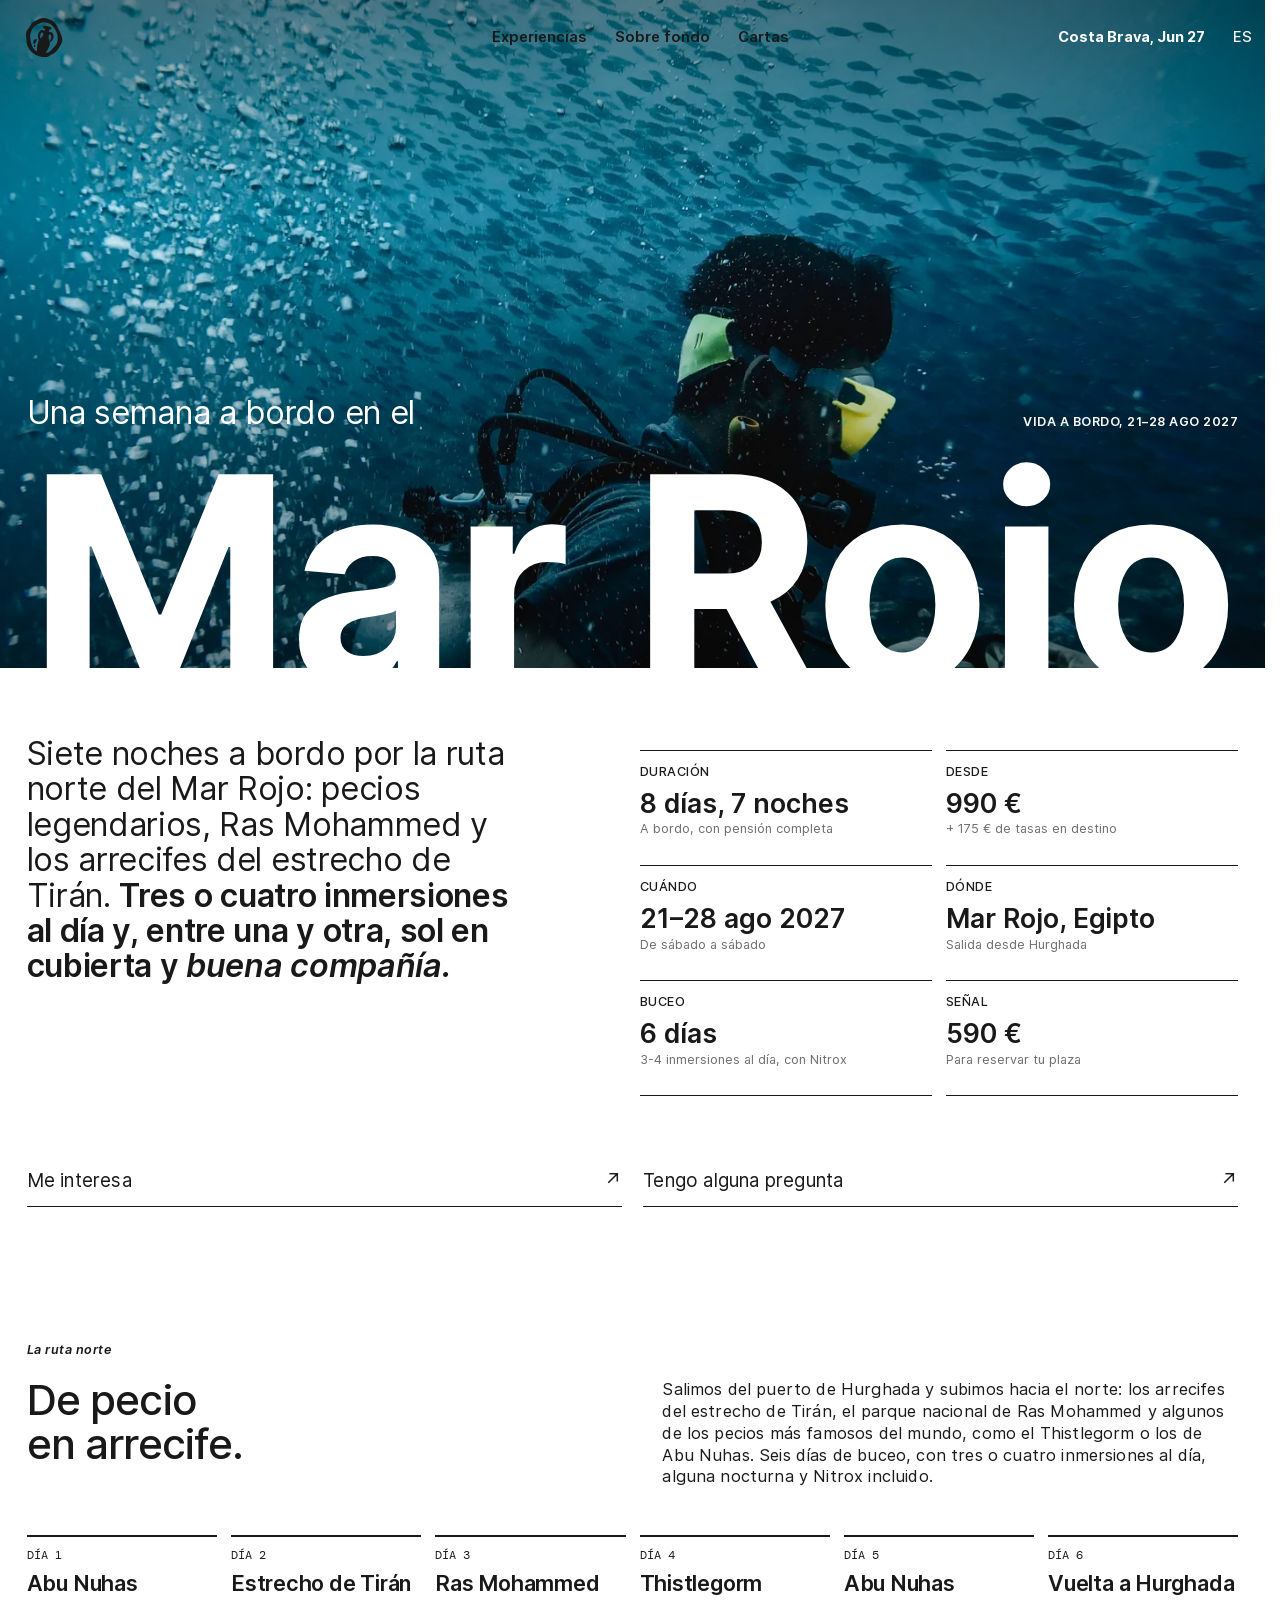
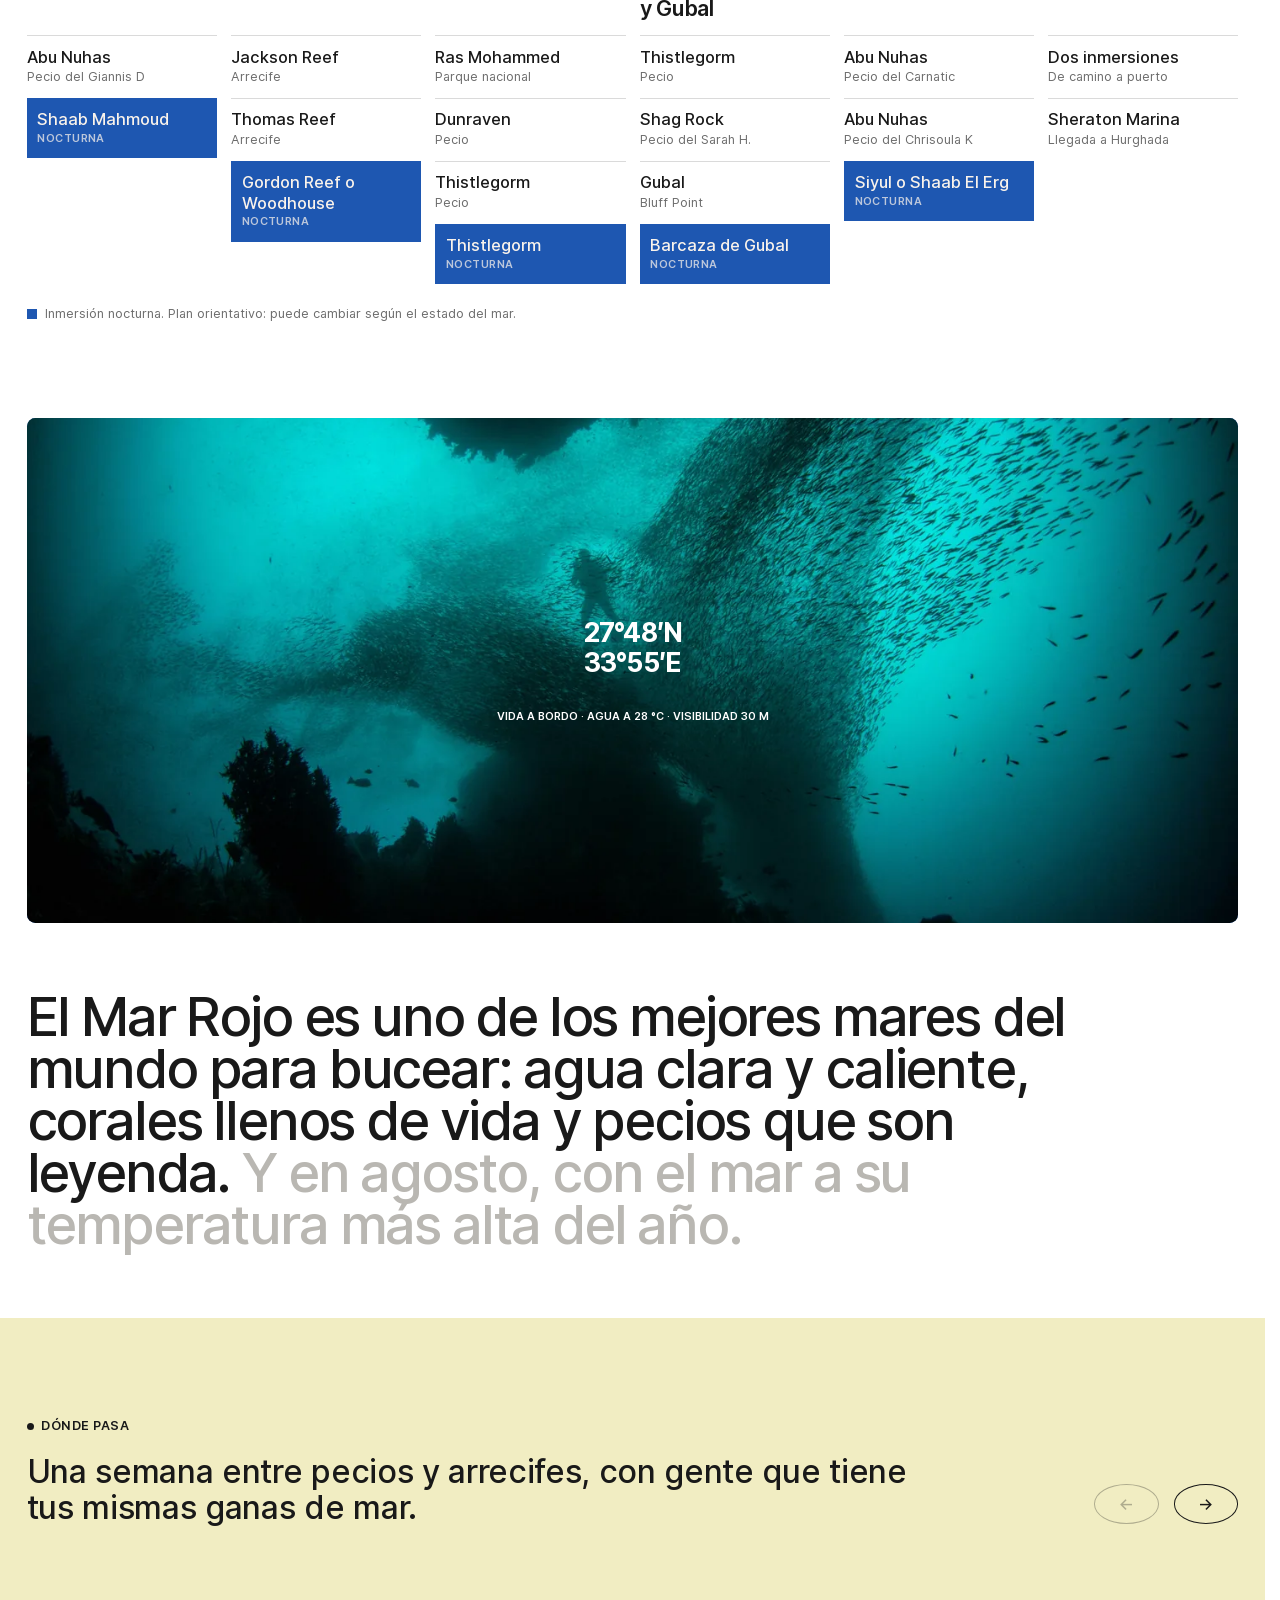
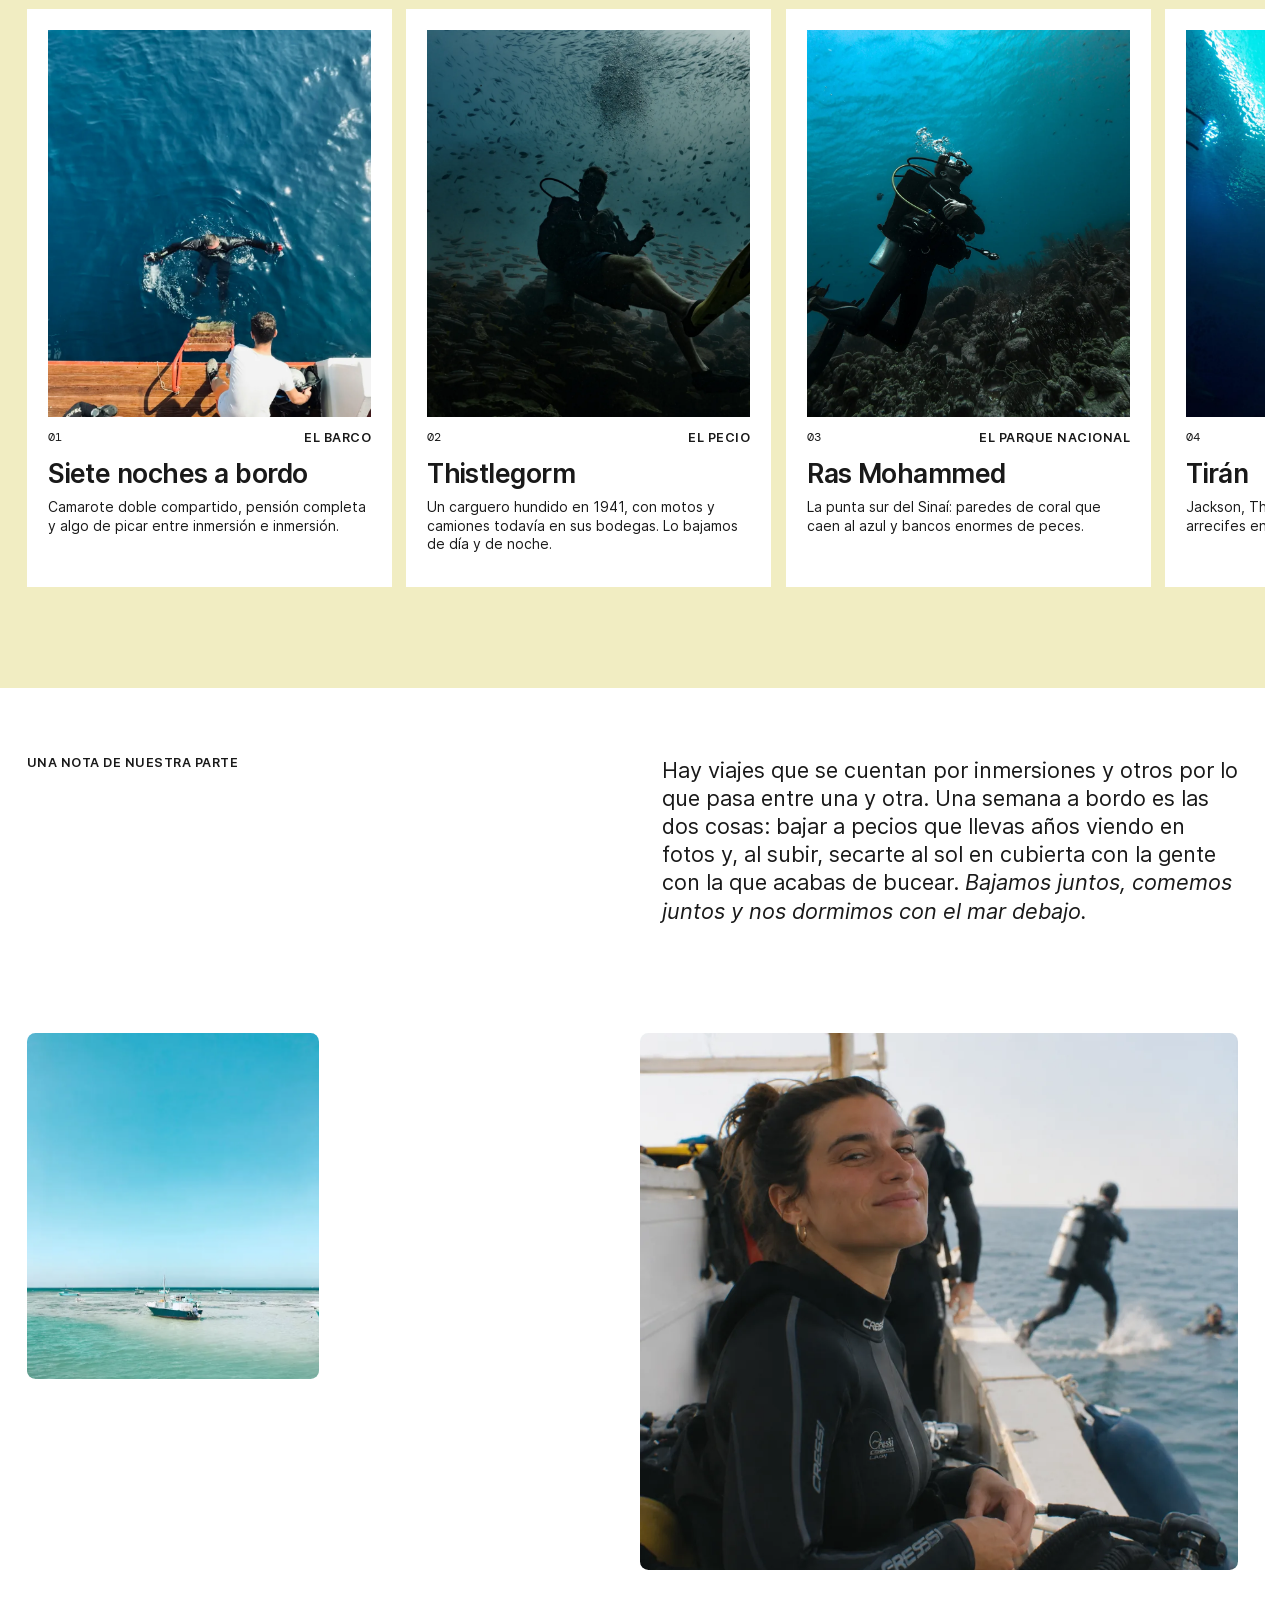
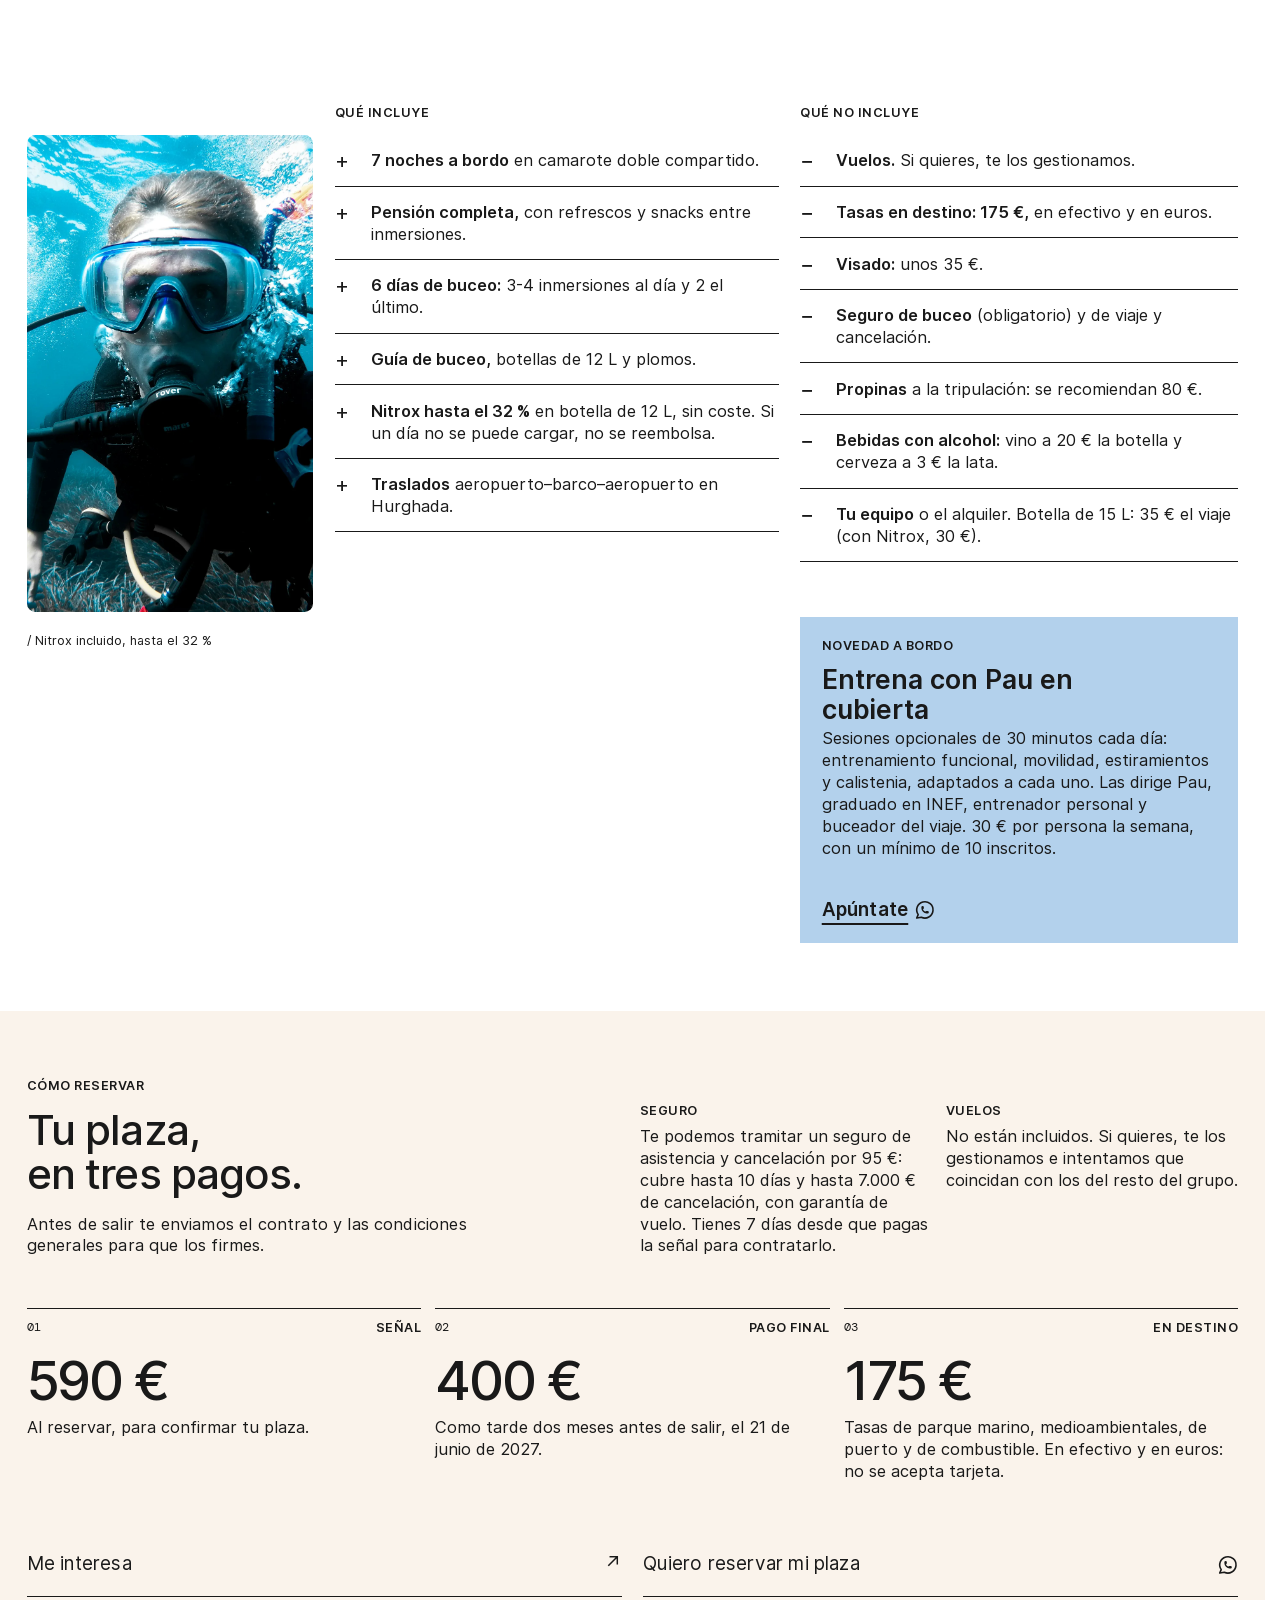
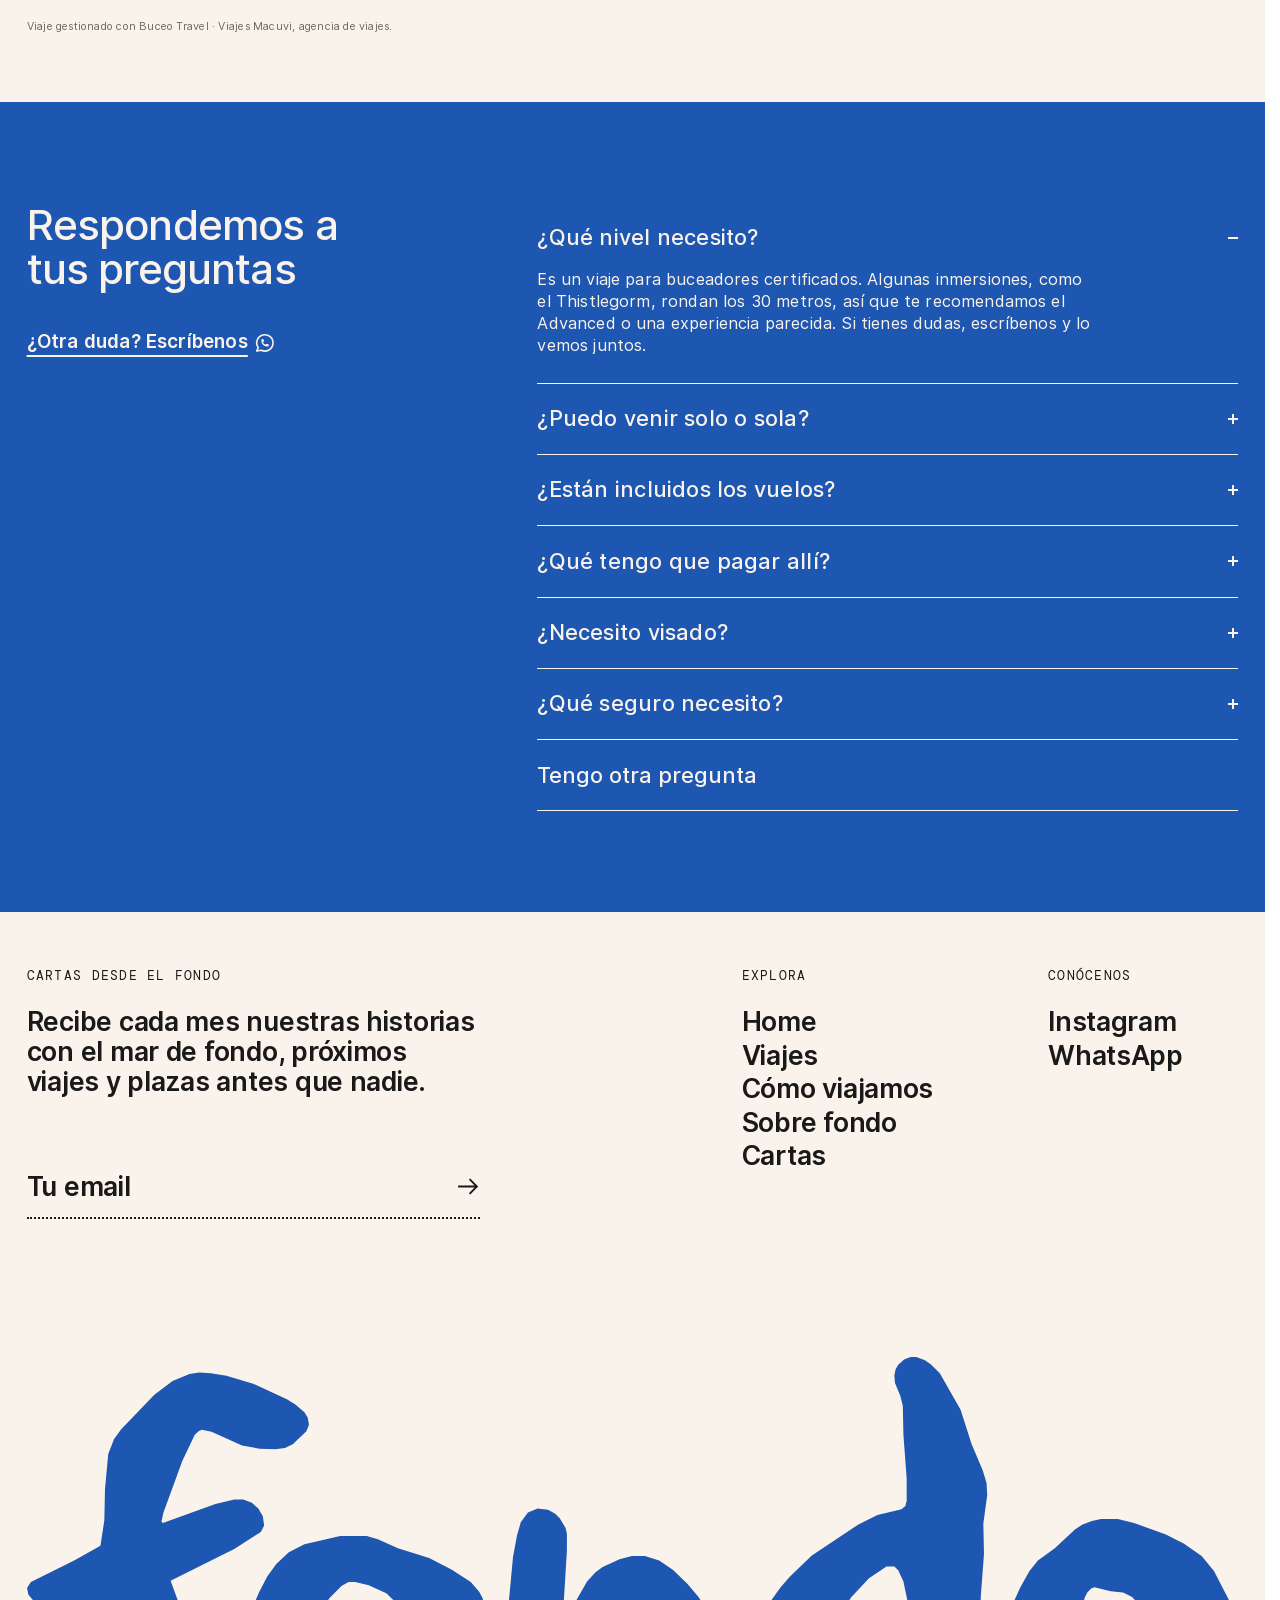
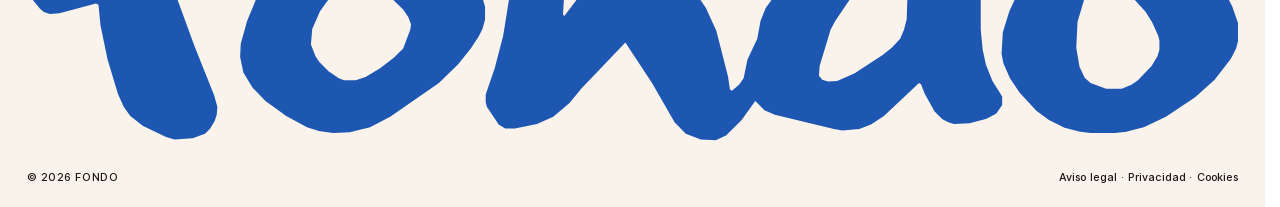
<file: viajes/mar-rojo/index.html>
<!doctype html>
<html lang="es">
<head>
  <meta charset="utf-8">
  <meta name="viewport" content="width=device-width, initial-scale=1, viewport-fit=cover">
  <title>Una semana a bordo en el Mar Rojo · Fondo</title>
  <meta name="description" content="Siete noches a bordo por la ruta norte del Mar Rojo: pecios, Ras Mohammed y el estrecho de Tirán. Del 21 al 28 de agosto de 2027, desde 990 €.">
  <meta name="theme-color" content="#191919" data-default="#191919">
  <meta property="og:title" content="Una semana a bordo en el Mar Rojo">
  <meta property="og:description" content="Vida a bordo por la ruta norte: pecios, Ras Mohammed y Tirán. Del 21 al 28 de agosto de 2027.">
  <meta property="og:type" content="website">
  <meta property="og:image" content="https://meetfondo.com/assets/img/og-mar-rojo.jpg">
  <meta property="og:image:width" content="1200">
  <meta property="og:image:height" content="630">
  <meta property="og:url" content="https://meetfondo.com/viajes/mar-rojo/">
  <meta property="og:locale" content="es_ES">
  <meta name="twitter:card" content="summary_large_image">
  <!-- Versión en pruebas: que no la indexen los buscadores. Quitar al lanzar. -->
  <meta name="robots" content="noindex, nofollow">
  <!-- Favicon: SVG que cambia solo (isotipo negro con tema claro, blanco con tema oscuro).
       Los navegadores que no leen SVG usan el .ico (negro). -->
  <link rel="icon" href="/favicon.ico?v=fe84fd92" sizes="32x32">
  <link rel="icon" href="../../assets/favicon.svg?v=fe84fd92" type="image/svg+xml">
  <link rel="manifest" href="/site.webmanifest?v=fe84fd92">
  <link rel="apple-touch-icon" href="../../assets/apple-touch-icon.png?v=fe84fd92">
  <link rel="preload" as="image" href="../../assets/img/mr-hero-2560.webp" imagesrcset="../../assets/img/mr-hero-1440.webp 1440w, ../../assets/img/mr-hero-2560.webp 2560w" imagesizes="100vw" fetchpriority="high">
  <link rel="stylesheet" href="../../css/styles.css?v=b3240bed">
  <script>document.documentElement.classList.add('js');</script>
  <script src="../../js/main.js?v=9a4d8f3f" defer></script>
</head>
<body class="page-viaje page-mar-rojo">

<!-- Sprite: marca. Se usa con <use href="#..."> y hereda currentColor -->
<svg width="0" height="0" style="position:absolute" aria-hidden="true" focusable="false">
  <defs>
    <path id="wm-path" fill="currentColor" fill-rule="evenodd" clip-rule="evenodd" d="M503.918 255.605L482.523 241.57L456.699 228.272L421.285 217.192L398.413 206.849L385.871 203.155H355.62L315.042 212.759L297.335 221.624L283.316 234.922L272.986 248.957L263.395 267.426L250.114 299.192L242.737 325.787L241.999 340.561L245.688 358.291L256.017 375.282L270.773 390.797L294.383 407.788L317.993 420.347L331.273 424.779L347.505 426.995L366.687 426.256L389.559 420.347L412.431 408.526L467.767 370.111L489.9 348.687L503.918 330.958L512.772 317.661L517.199 308.796L520.151 298.454V283.678L517.199 273.335L513.509 266.687L503.918 255.605ZM365.212 255.605H372.589L388.084 259.3L408.004 268.165L427.187 286.633L433.09 295.498L436.041 303.624L435.303 309.535L427.187 330.958L416.857 341.3L400.627 353.859L384.394 363.463L373.328 367.156H360.047L354.145 364.941L342.34 356.813L332.01 346.472L327.584 339.823L322.419 326.526L323.895 308.796L332.749 288.85L343.815 273.335L357.096 260.039L365.212 255.605ZM1238.77 183.947H1219.59L1209.26 186.164L1198.19 190.596L1190.07 195.768L1167.2 217.192L1148.02 231.227L1138.43 243.048L1128.1 261.516L1115.56 288.85L1108.18 312.489L1106.7 336.868L1108.92 347.949L1116.29 364.941L1127.36 381.193L1146.54 401.878L1160.56 412.219L1178.27 421.086L1195.98 425.517L1207.78 426.995H1235.82L1248.36 425.517L1268.28 420.347L1293.37 408.526L1326.57 386.364L1348.7 366.417L1367.15 342.778L1373.05 330.958L1376 319.876L1375.26 302.146L1368.62 282.939L1347.96 243.048L1333.95 226.057L1314.02 212.02L1293.37 201.677L1257.21 188.381L1238.77 183.947ZM1212.21 261.516L1230.65 265.948L1244.67 267.426L1255 272.598L1270.49 289.589L1277.87 301.408L1284.51 316.183L1285.99 322.093V332.435L1283.77 339.823L1277.13 350.904L1261.64 367.156L1254.26 372.328L1243.2 376.76H1225.49L1207.78 370.111L1201.14 364.202L1195.24 351.643L1191.55 330.219L1193.02 300.67L1201.14 273.335L1204.09 267.426L1208.52 262.994L1212.21 261.516ZM208.797 18.4686L195.518 17.7299L184.45 19.2073L165.267 27.3335L144.609 42.8473L106.981 82.0007L98.8655 93.0819L92.2252 110.073L88.5361 149.966L87.7984 185.425L83.3716 214.236L54.5973 230.488L4.42681 255.605L0 262.255L1.4756 269.642L14.756 285.894L19.1829 289.589L25.823 291.804L36.8901 291.066L78.207 279.985L81.1581 281.463L83.3716 304.363L91.4873 343.517L103.292 382.671L109.932 397.445L117.311 407.788L131.329 418.869L157.89 431.427L167.481 434.382L188.139 432.905L202.158 427.734L208.06 421.823L213.225 412.958L215.439 406.31L216.176 397.445L212.487 384.148L190.353 328.742L163.055 254.129L235.358 217.929L265.609 198.723L269.298 191.335L267.821 180.992L262.658 172.127L255.279 165.479L245.688 161.786H235.358L213.962 166.957L154.201 188.381L152.725 186.903L154.938 176.56L176.334 118.199L190.353 88.6494L194.78 84.217L198.469 82.7396L209.536 84.9557L244.212 100.469L264.133 104.163L281.84 104.902L292.907 103.424L301.761 98.9919L317.254 84.217L320.205 76.8295L318.73 68.7034L315.042 62.7933L304.712 53.9285L295.121 48.0184L256.755 30.2885L226.505 21.4236L208.797 18.4686ZM1036.61 18.4686L1026.28 8.1262L1019.64 3.69373L1010.05 0H1003.41L996.032 2.95498L989.392 8.86494L986.441 14.0362L984.965 20.6849L985.703 29.5498L991.606 43.586L994.557 55.4059L995.294 88.6494L998.983 138.145V163.262L997.508 169.173L993.081 172.866L965.782 179.516L943.648 190.596L891.264 225.318L866.179 249.696L855.849 261.516L838.881 285.155L832.979 299.931L829.289 319.876L818.221 343.517L813.795 364.941L808.63 372.328L800.514 378.976L798.302 377.499L796.088 362.724L782.807 311.011L771.002 285.155L762.149 271.859L749.606 257.083L733.374 241.57L717.881 231.227L701.65 226.057H686.894L672.875 229.75L653.692 238.614L645.576 244.525L635.985 254.867L624.18 275.552L610.161 294.02L608.686 292.543L613.113 220.146V200.938L611.638 194.29L604.998 183.209L599.833 178.038L591.717 173.605L579.912 172.127L568.845 176.56L560.73 187.642L556.302 203.155L551.875 227.533L547.449 274.813L540.809 316.183L531.217 353.121L520.888 383.41V392.274L522.363 397.445L535.644 417.391L543.021 421.823H554.089L579.174 416.652L597.619 408.526L616.064 393.013L629.345 376.76L679.515 324.309L709.765 370.111L735.588 415.175L748.132 427.734L765.1 434.382L782.07 435.121L793.874 429.951L811.581 412.219L827.075 390.797L837.405 401.139L849.21 406.31L916.35 422.562L925.941 424.04L945.124 422.562L958.404 417.391L973.16 407.788L1013 370.111L1015.22 371.589L1019.64 382.671L1030.71 402.617L1039.56 411.482L1046.94 415.175L1052.84 416.652L1070.55 415.914L1089.73 410.743L1100.8 404.832L1107.44 395.228V385.625L1096.37 367.895L1089 349.426L1085.31 332.435L1083.09 309.535V272.598L1086.78 223.84L1086.04 189.119L1090.47 156.614L1089.73 143.317L1085.31 128.542L1072.76 98.9919L1060.22 59.8383L1036.61 18.4686ZM984.965 237.876L989.392 242.309L995.294 254.867L999.721 276.291L998.983 297.715L996.032 309.535L991.606 319.876L982.013 330.219L971.685 338.345L939.959 359.03L920.038 367.895L909.71 368.634L903.069 366.417L899.38 361.985L900.117 350.904L912.661 309.535L917.825 299.931L936.271 272.598L956.191 251.174L976.111 237.876H984.965Z"/>
    <!-- Recorte para la cabecera «tinta»: sigue al wordmark del hero (lo mueve el JS) -->
    <clipPath id="ink-clip" clipPathUnits="userSpaceOnUse"><use id="ink-clip-shape" href="#wm-path" clip-rule="evenodd"/></clipPath>
  </defs>
  <symbol id="wordmark" viewBox="0 0 1376 436"><use href="#wm-path"/></symbol>
  <symbol id="isotipo" viewBox="0 0 41 44">
    <path fill="currentColor" fill-rule="evenodd" clip-rule="evenodd" d="M10.2041 30.0187C10.1063 29.9655 10.0012 29.9373 9.88877 29.9341C9.77635 29.931 9.66273 29.9509 9.54791 29.994C9.43309 30.0371 9.33546 30.0977 9.25502 30.1757C9.17458 30.2537 9.10744 30.3465 9.05361 30.4543C8.99977 30.562 8.95744 30.7192 8.92662 30.9261C8.8958 31.1329 8.88785 31.3251 8.90277 31.5026C8.9177 31.6801 8.95714 31.85 9.02111 32.0124C9.08507 32.1747 9.14979 32.2837 9.21526 32.3393C9.28073 32.395 9.35966 32.4237 9.45205 32.4254C9.54444 32.4272 9.64087 32.3898 9.74135 32.3132C9.84182 32.2366 9.96219 32.0476 10.1025 31.7462C10.2427 31.4448 10.3407 31.1451 10.3963 30.8471C10.452 30.5491 10.4583 30.3499 10.4153 30.2494C10.3722 30.1489 10.3018 30.072 10.2041 30.0187ZM8.604 28.7721C8.73104 29.0363 8.82625 29.1776 8.88963 29.196C8.95302 29.2143 9.09564 29.1778 9.31751 29.0864C9.53938 28.995 9.72178 28.8893 9.86471 28.7692C10.0077 28.6491 10.1714 28.477 10.3559 28.253C10.5404 28.029 10.7931 27.5752 11.114 26.8916C11.4349 26.208 11.6433 25.7187 11.739 25.4235C11.8347 25.1283 11.9126 24.8272 11.9728 24.5202C12.0329 24.2132 12.0433 23.9748 12.0038 23.8049C11.9644 23.635 11.8935 23.5279 11.7913 23.4836C11.689 23.4393 11.5733 23.422 11.4441 23.4316C11.315 23.4412 11.0687 23.4984 10.7054 23.6032C10.3422 23.7079 9.98035 23.8616 9.62003 24.0641C9.25971 24.2666 9.01361 24.4376 8.88174 24.577C8.74986 24.7165 8.63457 24.8849 8.53588 25.0824C8.43718 25.2799 8.36434 25.5604 8.31735 25.924C8.27036 26.2876 8.27462 26.7871 8.33015 27.4226C8.38568 28.058 8.47696 28.5078 8.604 28.7721Z"/>
    <path fill="currentColor" d="M19.2505 43.9321C18.3992 43.7717 17.3545 43.4468 16.0475 42.9363C15.4377 42.6986 14.4682 42.3794 13.8916 42.2261C9.78568 41.1318 6.64185 38.8619 3.9723 35.0631C1.49246 31.5357 0.522946 28.5442 0.393595 24.0225C0.356638 22.7075 0.238375 20.9987 0.13243 20.2251C-0.201417 17.8019 0.100401 15.6148 0.987376 14.0214C1.20789 13.6261 1.78689 12.8034 2.27595 12.193C2.76379 11.5826 3.39576 10.7036 3.6791 10.2394C4.55868 8.80065 5.56639 7.46313 6.68373 6.25641C8.33203 4.47586 9.41611 3.71357 11.9267 2.57154C12.6154 2.25791 13.3964 1.87535 13.6613 1.72065C15.689 0.540645 17.6293 -0.0205235 19.62 0.000573059C21.1698 0.0160439 22.3142 0.259358 24.0611 0.945699C24.7349 1.21011 26.0346 1.72065 26.9499 2.08069C29.309 3.00754 30.5508 3.80921 32.0623 5.37879C33.4827 6.85414 34.3303 8.22823 35.7556 11.3646C36.2828 12.5249 36.9 13.8301 37.1279 14.2633C37.3558 14.6978 37.7969 15.6781 38.1098 16.4432C38.4214 17.2083 39.0029 18.6246 39.4008 19.5923C40.3555 21.9143 40.549 22.8074 40.4664 24.5148C40.3605 26.7215 39.8234 28.09 37.4778 32.1306C34.7245 36.8703 32.6807 38.8928 29.0466 40.4764C27.8492 40.9982 26.9031 41.5397 25.7365 42.3695C24.9727 42.9124 23.811 43.4736 22.823 43.7745C22.1516 43.9799 20.0056 44.0741 19.2505 43.9321ZM23.3158 38.7873C24.199 38.6607 25.1833 38.3218 25.9681 37.8717C27.2382 37.1446 31.5449 32.5244 33.3891 29.9141C34.1972 28.7693 34.8674 27.2166 35.1544 25.8256C35.4673 24.3123 35.3355 20.2519 34.9167 18.4671C34.1381 15.1465 32.9789 12.9482 30.329 9.76969C27.843 6.78664 26.8513 6.22969 22.0222 5.10032C20.2988 4.69667 18.7059 4.7684 17.2178 5.31691C15.3342 6.00888 10.8919 8.06931 10.0629 8.6347C8.66834 9.58685 7.31693 11.2774 6.53344 13.0523C6.21191 13.7794 5.33232 16.2717 4.91963 17.6232C4.48231 19.0536 4.486 20.9298 4.93072 24.0225C5.32493 26.7637 5.70313 28.284 6.49278 30.3051C7.52143 32.9351 8.38377 34.312 9.84851 35.6566C10.5335 36.2839 11.9575 37.3134 12.1423 37.3134C12.1904 37.3134 12.2286 36.2529 12.2286 34.9576C12.2286 33.6243 12.2988 32.1742 12.3887 31.6173C12.6043 30.2938 13.3237 27.5288 13.7142 26.5246C14.2082 25.2546 14.2181 24.6526 13.7672 23.1787C13.3102 21.6864 13.171 20.069 13.3939 18.8482C13.6219 17.5909 14.446 15.8427 15.2147 14.9848C16.6326 13.3997 17.8535 13.1044 19.5178 13.944C20.0031 14.1887 20.4319 14.3884 20.47 14.3884C20.5698 14.3884 20.9049 13.4391 21.0404 12.7724C21.1402 12.2802 21.1217 12.1775 20.8975 11.9623C20.7558 11.8273 20.5464 11.7162 20.4319 11.7162C20.3161 11.7162 19.9342 11.5516 19.5831 11.3519C18.9585 10.9961 18.9425 10.9736 18.9425 10.3759C18.9425 9.93143 19.0238 9.65436 19.2394 9.36886C19.5289 8.98349 19.5744 8.97224 20.9702 8.92583C23.009 8.85832 25.9718 9.38714 27.519 10.0946C28.4479 10.5179 28.6844 11.7176 27.9946 12.5052C27.7445 12.7907 27.5794 12.8414 26.9006 12.8414C26.4621 12.8414 26.0765 12.8892 26.0444 12.9482C25.9212 13.1747 25.5997 15.2224 25.6588 15.3997C25.7057 15.5389 25.9693 15.5727 26.701 15.5347C28.8064 15.4264 29.9447 16.4278 30.589 18.9565C31.0903 20.9256 30.334 23.5415 28.6327 25.7229C27.6804 26.9423 27.3589 27.0112 27.0263 26.0633C26.8008 25.4205 26.8513 25.18 27.5461 23.5514C28.183 22.0591 28.2779 21.3686 28.0044 20.2434C27.5141 18.2294 26.143 17.4024 25.532 18.7512C25.4075 19.0269 25.3065 19.7287 25.2609 20.6443C25.1895 22.0971 25.1895 22.0999 25.633 23.1505C27.0792 26.5822 27.0571 28.9915 25.5504 32.3894C24.8014 34.0772 23.5535 36.4259 22.7134 37.7283C22.0765 38.717 21.9988 39.0405 22.4226 38.9406C22.5754 38.9055 22.977 38.8365 23.3158 38.7873ZM16.9961 22.017C18.7035 20.3461 19.4734 18.7189 19.2049 17.3518C19.041 16.522 18.6468 16.0762 18.0764 16.0762C16.7029 16.0762 15.6422 18.4994 15.7666 21.3559C15.8134 22.4361 15.8997 22.8299 16.0857 22.8257C16.1325 22.8242 16.5415 22.46 16.9961 22.017Z"/>
  </symbol>
</svg>

<a class="skip-link" href="#contenido">Saltar al contenido</a>

<!-- ============ Cabecera fija ============ -->
<header class="site-header" data-header>
  <a class="site-header__logo" href="../../" aria-label="Fondo, inicio" data-tone="dark">
    <svg class="icon-iso" aria-hidden="true"><use href="#isotipo"/></svg>
  </a>
  <!-- Sonidos desde el fondo. Móvil: al pasar el hero, el vinilo ocupa el sitio del isotipo.
       Escritorio: main.js lo lleva a .sonido-dock, fijo abajo a la izquierda. Nunca suena solo. -->
  <button class="site-header__sonido" type="button" aria-pressed="false" aria-label="Sonidos desde el fondo: poner música" data-tone="dark" data-sonido>
    <svg class="icon-iso" viewBox="0 0 41 44" overflow="visible" aria-hidden="true"><defs><filter id="sv-sombra" x="-40%" y="-40%" width="180%" height="190%"><feDropShadow dx="0" dy="1.2" stdDeviation="1.5" flood-color="#191919" flood-opacity="0.18"/></filter><filter id="sv-brazo" x="-20%" y="-20%" width="150%" height="150%"><feDropShadow dx="0.45" dy="0.8" stdDeviation="0.45" flood-color="#0c2550" flood-opacity="0.4"/></filter></defs><path class="sv-fondo" filter="url(#sv-sombra)" d="M18.18 43.68C17.70 43.54 17.17 43.36 16.20 43.00C15.14 42.60 14.66 42.45 13.73 42.18C9.44 40.97 6.32 38.60 3.54 34.42C1.69 31.64 0.81 29.15 0.50 25.84C0.47 25.48 0.41 24.54 0.38 23.76C0.35 22.98 0.30 22.12 0.28 21.84C0.26 21.57 0.24 20.15 0.24 18.69C0.24 16.15 0.24 16.02 0.32 15.72C0.58 14.68 1.05 13.78 1.90 12.68C2.75 11.57 3.23 10.92 3.54 10.44C4.60 8.81 5.08 8.13 5.79 7.28C7.76 4.93 9.00 3.94 11.40 2.82C12.59 2.26 13.45 1.84 13.77 1.66C14.62 1.17 15.70 0.70 16.64 0.41C17.14 0.26 17.14 0.26 19.58 0.26C22.50 0.26 22.13 0.18 25.36 1.46C26.01 1.71 26.64 1.96 26.76 2.01C29.31 2.99 30.79 3.96 32.34 5.68C33.63 7.10 34.37 8.35 35.80 11.46C36.11 12.14 36.63 13.25 36.96 13.92C37.67 15.38 37.74 15.54 38.79 18.10C40.38 22.00 40.52 22.51 40.47 24.30C40.39 26.57 39.87 27.96 37.70 31.74C34.86 36.68 32.84 38.76 29.28 40.37C27.90 40.99 27.02 41.48 26.10 42.12C25.09 42.81 24.26 43.26 23.33 43.60C22.88 43.76 22.88 43.76 20.67 43.76C18.60 43.75 18.44 43.75 18.18 43.68Z"/><g transform="translate(19.77 22.1) scale(0.0268) translate(-675 -675)"><path class="sv-azul" d="M654.5 1194.0C648.5 1193.6 633.1 1193.2 620.5 1193.1C570.8 1192.8 561.2 1191.2 498.5 1172.4C476.0 1165.6 429.4 1146.2 414.4 1137.4C387.9 1121.7 344.7 1093.6 341.6 1090.0C340.4 1088.5 334.4 1083.4 328.3 1078.7C314.5 1067.9 274.2 1028.2 266.8 1017.9C233.2 971.7 214.4 941.0 201.5 911.0C194.5 894.9 175.0 843.8 173.5 837.6C152.2 750.9 146.5 702.9 153.4 667.0C154.2 662.9 155.1 651.0 155.5 640.5C156.4 612.3 157.6 602.2 163.1 573.5C170.2 536.8 179.2 506.4 190.2 482.5C193.2 475.9 201.0 457.2 207.5 441.0C220.1 409.4 221.9 405.3 227.8 396.2C229.9 392.9 232.4 388.1 233.5 385.4C235.3 380.6 241.1 369.9 245.7 362.9C247.0 360.9 249.7 358.4 251.6 357.4C254.0 356.1 257.3 352.4 261.3 346.5C277.8 322.5 332.3 274.2 374.5 246.3C381.1 241.9 392.5 234.0 399.8 228.6C436.1 202.0 477.6 183.1 523.6 172.1C591.9 155.8 603.8 154.2 652.5 154.0C664.0 153.9 679.4 153.5 686.5 153.0C721.4 150.5 740.7 150.6 752.5 153.3C809.6 166.7 814.0 167.6 826.0 168.9C833.0 169.6 836.7 170.5 840.0 172.3C842.5 173.7 847.6 175.8 851.5 177.0C871.9 183.3 884.5 188.4 907.1 199.4C916.9 204.1 927.2 208.9 930.1 210.1C945.6 216.1 963.3 226.6 988.4 244.5C1015.9 264.1 1016.3 264.4 1029.9 278.5C1034.6 283.4 1041.6 290.1 1045.3 293.4C1049.0 296.6 1053.8 301.8 1055.9 304.9C1058.1 308.0 1062.0 312.4 1064.6 314.5C1083.5 329.7 1096.6 346.5 1111.5 374.5C1114.1 379.4 1118.8 387.1 1122.0 391.5C1131.0 404.2 1136.9 414.3 1134.1 412.6C1133.2 412.0 1125.0 421.2 1125.0 422.8C1125.0 423.3 1129.0 431.6 1133.9 441.1C1145.4 463.5 1145.0 461.2 1138.9 469.5C1132.8 477.9 1129.8 483.6 1127.6 491.2C1126.7 494.4 1125.1 498.4 1124.1 500.2C1122.4 503.1 1116.4 522.0 1113.1 534.5C1112.5 536.7 1110.5 547.3 1108.5 558.0C1106.6 568.7 1103.9 581.5 1102.6 586.5C1101.2 591.5 1099.0 602.5 1097.6 611.0C1096.1 619.5 1093.2 633.7 1091.0 642.5C1088.8 651.3 1086.1 664.2 1085.0 671.2C1083.9 678.2 1082.1 686.5 1081.0 689.7C1079.8 692.9 1078.2 697.8 1077.3 700.5C1074.0 711.3 1064.6 734.0 1059.4 743.8C1050.3 761.0 1046.9 765.3 1032.4 778.1C1030.8 779.5 1026.6 783.7 1023.0 787.4C1015.7 795.0 1012.1 797.7 1000.5 804.0C987.1 811.3 972.8 820.1 967.0 824.8C960.5 830.0 956.8 832.0 944.8 836.6C932.5 841.3 931.0 841.2 926.5 835.0C918.8 824.5 906.8 821.8 894.4 827.9C891.2 829.5 884.5 832.6 879.7 834.9C874.8 837.1 868.5 840.6 865.7 842.7C838.5 862.3 837.5 863.3 838.5 872.0C840.4 890.1 840.5 889.4 837.1 893.2C835.4 895.2 831.6 898.6 828.6 900.9C821.0 906.8 818.3 915.3 822.6 920.1C824.8 922.5 832.5 922.7 837.8 920.4C855.2 912.8 855.9 912.7 858.9 918.1C865.4 929.6 870.3 932.3 885.5 932.6C901.3 932.9 907.4 931.0 923.1 921.1C928.9 917.4 929.6 917.2 931.6 918.5C933.6 919.8 933.8 919.7 934.4 917.0C934.7 915.0 936.2 913.3 938.9 911.6C941.1 910.2 944.1 907.4 945.6 905.3C947.1 903.2 949.7 899.7 951.4 897.5C955.1 892.7 955.6 883.5 952.7 876.1C951.0 871.9 951.0 871.9 953.8 869.0C955.4 867.4 958.7 865.6 961.1 865.0C966.8 863.4 972.2 860.6 978.5 856.0C981.2 853.9 987.8 850.1 993.0 847.5C998.2 844.9 1005.2 840.9 1008.4 838.7C1018.1 832.2 1043.5 810.4 1048.7 804.3C1051.3 801.2 1058.1 794.1 1063.6 788.6C1078.0 774.2 1085.8 763.1 1089.1 752.1C1090.1 748.8 1091.2 747.4 1093.7 746.2C1097.3 744.5 1097.6 743.3 1095.9 738.5C1094.9 735.7 1095.4 733.3 1100.4 717.4C1108.0 693.4 1108.9 691.1 1111.0 690.0C1112.3 689.3 1113.0 686.9 1113.9 680.3C1114.5 675.4 1116.1 667.0 1117.6 661.6C1119.0 656.1 1121.0 645.8 1122.0 638.6C1123.1 631.4 1124.8 621.1 1126.0 615.6C1127.1 610.2 1128.0 603.2 1128.0 600.0C1128.0 593.0 1129.8 585.0 1134.9 568.7C1137.1 562.0 1140.2 551.5 1142.0 545.5C1143.8 539.5 1146.9 530.7 1149.1 526.0C1151.2 521.3 1154.1 513.0 1155.6 507.5C1157.0 502.0 1158.3 497.4 1158.5 497.2C1159.2 496.5 1171.0 534.6 1174.6 548.8L1178.4 564.2L1180.7 556.3C1183.2 547.8 1187.9 537.0 1189.1 537.0C1189.9 537.0 1191.2 544.5 1193.5 562.5C1194.3 569.1 1195.7 577.6 1196.5 581.5C1201.4 604.9 1203.3 632.5 1202.8 675.5C1202.8 679.9 1203.1 687.1 1203.5 691.6C1204.2 699.6 1202.8 711.5 1198.5 734.0C1197.7 738.1 1196.6 744.6 1196.1 748.5C1195.5 752.4 1193.9 759.5 1192.5 764.5C1191.1 769.5 1188.2 781.1 1186.0 790.3C1177.1 827.6 1170.7 848.2 1163.0 864.4C1154.3 882.7 1135.7 915.9 1125.9 930.7C1120.7 938.5 1115.0 947.6 1113.1 950.9C1111.2 954.3 1108.9 957.2 1107.9 957.5C1104.7 958.5 1100.0 964.0 1096.8 970.3C1093.9 976.2 1081.5 993.8 1076.7 999.0C1075.4 1000.4 1071.2 1003.7 1067.3 1006.3C1058.8 1012.0 1057.2 1013.8 1049.5 1024.8C1045.3 1030.9 1042.0 1034.4 1038.7 1036.5C1031.5 1041.0 1014.5 1056.5 1008.4 1064.1C1005.4 1067.8 1000.5 1073.0 997.3 1075.7C994.2 1078.3 988.4 1083.5 984.4 1087.1C980.5 1090.7 971.0 1097.7 963.4 1102.5C955.7 1107.4 942.8 1115.8 934.5 1121.3C890.6 1150.5 879.2 1155.8 831.5 1169.1C821.6 1171.9 806.3 1176.6 797.5 1179.5C768.6 1189.2 752.2 1191.7 709.5 1193.0C692.5 1193.5 675.6 1194.1 672.0 1194.4C668.4 1194.6 660.5 1194.4 654.5 1194.0Z"/><g data-spin><path class="sv-blanco" fill-rule="evenodd" d="M526.5 1099.6C494.5 1091.6 442.1 1073.6 435.3 1068.3C433.2 1066.7 426.6 1062.7 420.5 1059.5C398.7 1048.0 368.2 1024.8 337.2 995.9C329.9 989.1 320.3 980.4 315.9 976.5C303.6 965.7 288.6 943.1 275.1 914.9C263.6 890.9 261.5 882.6 264.9 874.9C267.7 868.6 269.1 867.6 274.6 868.3C281.0 869.0 283.2 871.6 288.1 883.9C297.9 909.0 317.7 941.6 330.7 954.0C338.5 961.5 375.0 993.4 391.0 1006.7C405.9 1019.0 425.1 1032.0 437.5 1038.3C440.2 1039.7 445.4 1043.1 449.0 1046.0C457.5 1052.8 458.0 1053.1 475.0 1057.9C483.0 1060.1 499.6 1065.3 512.0 1069.4C524.4 1073.4 539.8 1078.0 546.3 1079.5C560.5 1082.8 564.0 1085.1 564.0 1091.0C564.0 1096.8 560.4 1099.3 549.2 1101.4C544.3 1102.3 540.1 1103.0 539.9 1102.9C539.7 1102.9 533.6 1101.4 526.5 1099.6ZM420.0 996.1C412.7 993.8 384.8 977.3 376.1 970.0C367.9 963.1 328.1 918.5 319.9 907.0C312.3 896.4 295.8 868.9 291.2 859.1C285.1 846.5 286.8 835.5 295.1 833.8C301.1 832.6 302.8 834.4 310.0 848.5C313.6 855.6 320.6 867.8 325.6 875.5C330.6 883.2 335.4 890.9 336.3 892.5C338.7 897.2 345.7 904.9 354.8 912.9C359.4 917.0 368.4 926.2 374.8 933.4C394.5 955.5 399.1 959.9 410.5 967.7C430.5 981.5 435.0 985.8 435.0 991.3C435.0 996.1 427.7 998.4 420.0 996.1ZM667.5 831.5C665.2 830.8 660.7 829.0 657.5 827.5C654.2 826.0 647.2 823.5 642.0 821.8C595.1 807.2 596.0 807.6 581.4 796.7C575.9 792.5 568.7 788.0 565.5 786.5C556.8 782.7 538.3 763.3 533.9 753.5C531.5 748.2 525.7 726.2 522.5 711.0C521.7 706.9 520.2 699.8 519.3 695.2C517.6 686.8 518.7 671.9 522.1 657.5C522.7 655.3 523.5 648.3 524.0 642.0C525.1 627.1 526.8 620.9 533.4 607.5C551.6 570.6 590.1 537.9 627.5 527.7C668.4 516.5 692.9 517.4 733.0 531.7C757.0 540.2 757.4 540.4 768.8 549.2C787.1 563.3 789.2 565.8 812.1 602.0C820.4 615.1 822.8 620.1 825.7 629.9C827.1 634.7 829.3 641.9 830.7 646.0C835.7 660.8 835.6 682.3 830.6 700.0C827.5 711.2 820.3 735.6 818.8 740.0C815.0 751.8 802.4 774.7 795.8 781.8C792.1 785.8 789.0 789.5 789.0 790.0C789.0 792.4 768.6 809.0 763.9 810.4C761.2 811.2 757.5 813.0 755.8 814.3C750.9 817.9 746.0 819.5 731.0 822.5C723.6 823.9 710.0 826.9 700.8 829.1C683.1 833.2 674.8 833.8 667.5 831.5ZM698.3 700.4C705.3 695.8 708.4 683.0 703.7 678.2C701.5 676.1 694.9 676.4 687.6 678.9C684.3 680.1 681.2 681.0 680.6 681.0C679.7 681.0 675.7 675.2 674.2 671.8C674.0 671.3 678.0 671.0 683.2 671.0C693.5 671.0 695.9 670.1 698.5 665.0C704.3 653.7 691.9 639.3 675.4 638.2C657.3 637.0 646.9 646.1 640.5 668.4C637.7 678.2 641.5 684.7 655.9 694.4C661.2 698.0 662.6 698.4 668.6 698.0C670.3 697.9 673.5 698.6 675.6 699.6C687.4 704.7 691.5 704.9 698.3 700.4Z"/><path class="sv-azul" d="M683.0 702.6C681.1 701.9 677.8 700.5 675.6 699.6C673.5 698.6 670.3 697.9 668.6 698.0C662.6 698.4 661.2 698.0 655.9 694.4C641.5 684.7 637.7 678.2 640.5 668.4C646.9 646.1 657.3 637.0 675.4 638.2C691.9 639.3 704.3 653.7 698.5 665.0C695.9 670.1 693.5 671.0 683.2 671.0C678.0 671.0 674.0 671.3 674.2 671.8C675.7 675.2 679.7 681.0 680.6 681.0C681.2 681.0 684.3 680.1 687.6 678.9C699.6 674.7 704.8 676.3 705.7 684.2C707.1 696.6 694.2 707.0 683.0 702.6Z"/></g></g><g filter="url(#sv-brazo)"><g transform="translate(19.77 22.1) scale(0.0268) translate(-675 -675)"><path class="sv-azul" d="M861.7 970.0C856.8 968.5 851.0 965.9 848.7 964.4C844.6 961.7 844.2 961.6 832.0 961.9C805.3 962.4 788.6 950.7 782.1 927.0C777.5 910.6 782.3 891.0 794.2 877.6C797.7 873.5 798.0 872.7 798.0 867.2C798.0 856.2 804.2 841.6 812.8 832.6C816.6 828.7 828.3 819.7 842.6 809.7C851.7 803.3 878.5 790.2 888.6 787.0C902.7 782.7 925.1 784.7 936.6 791.3C940.7 793.7 940.7 793.7 944.6 790.8C949.7 787.0 970.4 774.4 980.5 769.1C986.5 765.9 990.7 762.5 997.5 755.7C1002.5 750.6 1008.8 744.7 1011.5 742.4C1022.2 733.6 1041.8 688.4 1045.0 665.0C1045.7 660.3 1048.4 647.3 1051.1 636.0C1053.8 624.7 1056.9 609.6 1058.0 602.5C1059.2 595.4 1061.2 585.3 1062.6 580.2C1063.9 575.1 1066.6 562.3 1068.6 551.7C1070.5 541.2 1072.8 529.8 1073.6 526.5C1076.5 515.2 1085.1 487.7 1086.9 484.1C1087.9 482.1 1089.5 478.0 1090.5 475.0C1094.7 461.9 1102.4 449.9 1121.4 426.5C1133.9 411.2 1135.1 410.4 1136.5 417.1C1136.9 418.7 1137.5 420.0 1137.8 420.0C1138.2 419.9 1144.6 412.5 1152.0 403.4C1166.3 385.9 1183.3 371.0 1204.4 357.4C1220.5 347.0 1220.8 346.6 1219.2 337.2C1216.3 319.7 1215.1 306.3 1216.1 302.4C1218.5 293.8 1234.5 284.2 1267.4 271.5C1276.0 268.2 1277.9 267.8 1282.6 268.4C1290.0 269.2 1298.1 272.5 1301.3 275.8C1303.8 278.4 1311.0 292.8 1311.0 295.3C1311.0 296.0 1312.3 298.4 1313.9 300.7C1315.6 303.3 1317.7 308.7 1319.0 314.2C1322.7 329.2 1328.3 341.2 1335.1 348.5C1337.2 350.8 1338.6 354.4 1340.9 363.4C1342.6 369.9 1345.2 377.8 1346.6 380.9C1351.6 391.4 1350.9 407.2 1344.9 423.7C1343.0 428.7 1341.0 431.2 1329.3 442.8C1321.0 450.9 1314.7 456.2 1313.1 456.6C1311.7 456.8 1309.4 457.7 1308.0 458.5C1301.1 462.5 1298.5 463.2 1292.7 462.7C1286.1 462.1 1282.0 459.9 1282.0 456.9C1282.0 455.7 1279.1 452.0 1274.7 447.7C1270.6 443.7 1267.1 439.9 1266.9 439.3C1266.2 437.0 1258.9 439.1 1252.6 443.5C1223.8 463.1 1214.0 471.8 1204.7 486.1C1192.2 505.4 1185.9 522.7 1188.1 531.6C1189.1 535.3 1188.9 536.3 1186.5 540.9C1184.1 545.8 1175.6 572.0 1170.4 591.0C1169.1 595.7 1168.0 602.3 1168.0 605.6C1168.0 609.0 1167.1 616.2 1166.0 621.6C1164.8 627.1 1163.1 637.4 1162.0 644.5C1161.0 651.7 1159.0 662.1 1157.6 667.5C1156.2 673.0 1154.4 682.0 1153.6 687.5C1151.9 699.1 1150.1 704.6 1146.1 711.0C1141.5 718.2 1137.8 731.1 1137.0 743.0C1136.1 755.4 1133.8 762.3 1128.0 769.5C1125.9 772.2 1122.9 776.8 1121.4 779.5C1115.7 790.1 1106.0 803.0 1094.9 814.5C1088.6 821.1 1080.2 829.8 1076.4 833.9C1061.2 850.0 1030.8 873.6 1015.0 881.5C1000.0 888.9 995.5 892.7 994.1 899.0C991.7 910.4 984.4 922.9 972.5 936.0C969.7 939.0 966.1 943.2 964.6 945.4C960.7 950.7 951.4 956.4 943.3 958.6C939.6 959.5 933.0 962.1 928.7 964.2C915.2 970.9 905.1 973.0 886.5 973.0C871.6 972.9 869.9 972.7 861.7 970.0Z"/><path class="sv-blanco" d="M873.2 931.6C868.3 929.9 863.5 925.6 859.8 919.5C858.0 916.5 855.8 914.0 855.0 914.0C853.5 914.0 846.6 916.6 837.8 920.4C832.5 922.7 824.8 922.5 822.6 920.1C818.3 915.3 821.0 906.8 828.6 900.9C831.6 898.6 835.4 895.2 837.1 893.2C840.5 889.4 840.4 890.1 838.5 872.0C837.5 863.3 838.5 862.3 865.7 842.7C868.5 840.6 874.8 837.1 879.7 834.9C884.5 832.6 891.2 829.5 894.4 827.9C906.8 821.8 918.8 824.5 926.5 835.0C931.0 841.2 932.5 841.3 944.8 836.6C956.8 832.0 960.5 830.0 967.0 824.8C972.8 820.1 987.1 811.3 1000.5 804.0C1012.1 797.7 1015.7 795.0 1023.0 787.4C1026.6 783.7 1030.8 779.5 1032.4 778.1C1046.9 765.3 1050.3 761.0 1059.4 743.8C1064.6 734.0 1074.0 711.3 1077.3 700.5C1078.2 697.8 1079.8 692.9 1081.0 689.7C1082.1 686.5 1083.9 678.2 1085.0 671.2C1086.1 664.2 1088.8 651.3 1091.0 642.5C1093.2 633.7 1096.1 619.5 1097.6 611.0C1099.0 602.5 1101.2 591.5 1102.6 586.5C1103.9 581.5 1106.6 568.7 1108.5 558.0C1110.5 547.3 1112.5 536.7 1113.1 534.5C1116.4 522.0 1122.4 503.1 1124.1 500.2C1125.1 498.4 1126.7 494.4 1127.6 491.2C1132.9 472.8 1162.2 437.0 1196.5 406.9C1220.6 385.8 1230.2 379.0 1235.7 379.0C1236.4 379.0 1239.5 384.0 1242.6 390.2C1249.1 403.1 1249.3 402.6 1234.3 411.0C1204.1 427.7 1192.3 437.6 1174.4 461.3C1164.3 474.6 1161.3 481.0 1158.4 494.9C1155.4 509.6 1152.5 519.0 1149.0 526.0C1147.5 529.0 1144.6 537.1 1142.5 544.0C1140.5 550.9 1137.1 562.0 1134.9 568.7C1129.8 585.0 1128.0 593.0 1128.0 600.0C1128.0 603.2 1127.1 610.2 1126.0 615.6C1124.8 621.1 1123.1 631.4 1122.0 638.6C1121.0 645.8 1119.0 656.1 1117.6 661.6C1116.1 667.0 1114.5 675.4 1113.9 680.3C1113.0 686.9 1112.3 689.3 1111.0 690.0C1108.9 691.1 1108.0 693.4 1100.4 717.4C1095.4 733.3 1094.9 735.7 1095.9 738.5C1097.6 743.3 1097.3 744.5 1093.7 746.2C1091.2 747.4 1090.1 748.8 1089.1 752.1C1085.8 763.1 1078.0 774.2 1063.6 788.6C1058.1 794.1 1051.3 801.2 1048.7 804.3C1043.5 810.4 1018.1 832.2 1008.4 838.7C1005.2 840.9 998.2 844.9 993.0 847.5C987.8 850.1 981.2 853.9 978.5 856.0C972.2 860.6 966.8 863.4 961.1 865.0C958.7 865.6 955.4 867.4 953.8 869.0C951.0 871.9 951.0 871.9 952.7 876.1C955.6 883.5 955.1 892.7 951.4 897.5C949.7 899.7 947.1 903.2 945.6 905.3C944.1 907.4 941.1 910.2 938.9 911.6C936.2 913.3 934.7 915.0 934.4 917.0C933.8 919.7 933.6 919.8 931.6 918.5C929.6 917.2 928.9 917.4 923.2 921.1C915.8 925.7 907.8 929.9 903.5 931.2C899.2 932.6 877.1 932.9 873.2 931.6ZM1287.8 415.7C1285.5 413.9 1281.0 403.9 1274.8 387.0C1272.1 379.6 1265.5 363.6 1260.1 351.5C1254.6 339.4 1249.9 328.5 1249.5 327.2C1247.8 321.4 1252.9 316.8 1268.1 310.7L1276.8 307.3L1277.4 312.9C1277.9 317.0 1279.9 322.3 1285.0 332.5C1306.7 376.6 1316.4 398.2 1315.5 400.9C1315.3 401.8 1311.9 405.7 1308.0 409.5C1301.2 416.2 1301.0 416.4 1295.3 416.7C1291.4 416.9 1288.9 416.6 1287.8 415.7Z"/></g></g></svg>
    <span class="sonido__tag"><strong>Sonidos desde el fondo</strong><em>Descubre cómo suenan nuestras experiencias</em></span>
  </button>
  <nav class="site-header__nav" aria-label="Principal">
    <a href="../../#viajes" data-tone="dark">Experiencias</a>
    <a href="../../sobre-nosotros/" data-tone="dark">Sobre fondo</a>
    <a href="../../cartas/" data-tone="dark">Cartas</a>
  </nav>
  <!-- Móvil: próximo viaje en el centro -->
  <a class="site-header__next site-header__next--m" href="../../viajes/costa-brava/" data-tone="dark"><span class="sr-only">Próximo viaje: </span>Costa Brava, Jun 27</a>
  <div class="site-header__right">
    <a class="site-header__next site-header__next--d" href="../../viajes/costa-brava/" data-tone="dark"><span class="sr-only">Próximo viaje: </span>Costa Brava, Jun 27</a>
    <button class="site-header__lang" type="button" aria-label="Cambiar idioma. Idioma actual: español" data-tone="dark">ES</button>
    <button class="site-header__menu" type="button" aria-label="Abrir menú" aria-expanded="false" aria-controls="menu" data-menu-open data-tone="dark">
      <span class="burger" aria-hidden="true"><i></i><i></i></span>
    </button>
  </div>
</header>

<!-- ============ Menú móvil (< 900 px) ============ -->
<div class="mmenu" id="menu" role="dialog" aria-modal="true" aria-label="Menú" aria-hidden="true" data-menu>
  <div class="mmenu__bar">
    <p class="mmenu__label" aria-hidden="true">MENÚ</p>
    <button class="mmenu__close" type="button" aria-label="Cerrar menú" data-menu-close>
      <svg viewBox="0 0 18 18" aria-hidden="true"><path d="M1 1L17 17M17 1L1 17" fill="none" stroke="currentColor" stroke-width="1.5"/></svg>
    </button>
  </div>
  <nav class="mmenu__nav" aria-label="Menú principal">
    <ol role="list">
      <li><a href="../../#viajes"><span class="mmenu__name">Experiencias</span><span class="mmenu__num" aria-hidden="true">01</span></a></li>
      <li><a href="../../sobre-nosotros/"><span class="mmenu__name">Sobre fondo</span><span class="mmenu__num" aria-hidden="true">02</span></a></li>
      <li><a href="../../cartas/"><span class="mmenu__name">Cartas</span><span class="mmenu__num" aria-hidden="true">03</span></a></li>
    </ol>
  </nav>
  <div class="mmenu__extra">
    <p class="mmenu__eyebrow">PRÓXIMO VIAJE</p>
    <a class="mmenu__next" href="../../viajes/costa-brava/"><span class="mmenu__next-text">Costa Brava, Jun 27</span><span class="mmenu__arrow" aria-hidden="true">↗</span></a>
    <ul class="mmenu__social" role="list">
      <li><a href="#" data-todo="perfil de Instagram">Instagram</a></li>
      <li><a href="#" data-wa="Hola, Fondo.">WhatsApp</a></li>
    </ul>
  </div>
  <div class="mmenu__foot">
    <p class="mmenu__claim">Good things take <strong><em>depth</em></strong>.</p>
    <button class="mmenu__lang" type="button" aria-label="Cambiar idioma. Idioma actual: español" data-lang>ES</button>
  </div>
</div>

<!-- Botón fijo abajo a la derecha: aparece al bajar, cuando el óvalo del hero «se ancla» -->
<a class="dock-pill" href="#lista" data-waitlist="mar-rojo" data-dock-pill><span>Me <br class="dock-pill__br">interesa</span></a>

<div class="page">
<main id="contenido">


  <!-- ============ 01 · Hero ============ -->
  <section class="vhero" id="top" aria-labelledby="vhero-title" data-dock-hero data-follow-area data-waitlist-area>
    <img class="vhero__img" src="../../assets/img/mr-hero-2560.webp" srcset="../../assets/img/mr-hero-1440.webp 1440w, ../../assets/img/mr-hero-2560.webp 2560w" sizes="100vw" width="2560" height="2048" alt="Un buceador entre un banco enorme de peces" decoding="async" fetchpriority="high">
    <div class="hero__shade" aria-hidden="true" data-shade="0.42"></div>
    <div class="vhero__shade" aria-hidden="true" data-shade="0.42" data-shade-dir="up"></div>
    <button class="oval oval--light vhero__oval" type="button" data-follow data-waitlist="mar-rojo"><span>Me<br>interesa</span></button>
    <div class="vhero__content">
      <div class="vhero__row">
        <p class="vhero__lead">Una semana a bordo en el</p>
        <p class="vhero__kicker">VIDA A BORDO, 21–28 AGO 2027</p>
      </div>
      <h1 class="vhero__title" id="vhero-title"><span>Mar</span> <span>Rojo</span><span class="sr-only">: una semana a bordo, del 21 al 28 de agosto de 2027</span></h1>
    </div>
  </section>

  <!-- ============ 02 · Resumen ============ -->
  <section class="vresumen" id="resumen" aria-label="Resumen del viaje">
    <p class="vresumen__text">Siete noches a bordo por la ruta norte del Mar Rojo: pecios legendarios, Ras Mohammed y los arrecifes del estrecho de Tirán. <strong>Tres o cuatro inmersiones al día y, entre una y otra, sol en cubierta y <em>buena compañía.</em></strong></p>
    <dl class="facts vresumen__facts">
      <div class="facts__item"><dt class="facts__label">DURACIÓN</dt><dd><span class="facts__value">8 días, 7 noches</span><span class="facts__note">A bordo, con pensión completa</span></dd></div>
      <div class="facts__item"><dt class="facts__label">DESDE</dt><dd><span class="facts__value">990 €</span><span class="facts__note">+ 175 € de tasas en destino</span></dd></div>
      <div class="facts__item"><dt class="facts__label">CUÁNDO</dt><dd><span class="facts__value">21–28 ago 2027</span><span class="facts__note">De sábado a sábado</span></dd></div>
      <div class="facts__item"><dt class="facts__label">DÓNDE</dt><dd><span class="facts__value">Mar Rojo, Egipto</span><span class="facts__note">Salida desde Hurghada</span></dd></div>
      <div class="facts__item"><dt class="facts__label">BUCEO</dt><dd><span class="facts__value">6 días</span><span class="facts__note">3-4 inmersiones al día, con Nitrox</span></dd></div>
      <div class="facts__item"><dt class="facts__label">SEÑAL</dt><dd><span class="facts__value">590 €</span><span class="facts__note">Para reservar tu plaza</span></dd></div>
    </dl>
    <ul class="rowlinks vresumen__links" role="list">
      <li><a class="rowlink" href="#lista" data-waitlist="mar-rojo">Me interesa <span class="rowlink__arrow mk mk--x" aria-hidden="true">↗</span></a></li>
      <li><a class="rowlink" href="#preguntas">Tengo alguna pregunta <span class="rowlink__arrow mk mk--x" aria-hidden="true">↗</span></a></li>
    </ul>
  </section>

  <!-- ============ 03 · La ruta (plan de inmersiones) ============
       Seis columnas en desktop; en móvil, carrusel con snap. Las nocturnas van en azul. -->
  <section class="vperfil vperfil--plan" aria-labelledby="perfil-title">
    <div class="vperfil__intro">
      <p class="vperfil__kicker">La ruta norte</p>
      <h2 class="vperfil__title" id="perfil-title">De pecio<br>en arrecife.</h2>
    </div>
    <p class="vperfil__body">Salimos del puerto de Hurghada y subimos hacia el norte: los arrecifes del estrecho de Tirán, el parque nacional de Ras Mohammed y algunos de los pecios más famosos del mundo, como el Thistlegorm o los de Abu Nuhas. Seis días de buceo, con tres o cuatro inmersiones al día, alguna nocturna y Nitrox incluido.</p>
    <div class="vplan" tabindex="0" aria-label="Plan de inmersiones, día a día. En móvil, desliza para verlo entero.">
      <ol class="vplan__days" role="list">
        <li class="dia">
          <p class="dia__n">DÍA 1</p>
          <h3 class="dia__title">Abu Nuhas</h3>
          <ul class="dia__list" role="list">
            <li class="inm"><span class="inm__name">Abu Nuhas</span><span class="inm__sub">Pecio del Giannis D</span></li>
            <li class="inm inm--noche"><span class="inm__name">Shaab Mahmoud</span><span class="inm__sub">Nocturna</span></li>
          </ul>
        </li>
        <li class="dia">
          <p class="dia__n">DÍA 2</p>
          <h3 class="dia__title">Estrecho de Tirán</h3>
          <ul class="dia__list" role="list">
            <li class="inm"><span class="inm__name">Jackson Reef</span><span class="inm__sub">Arrecife</span></li>
            <li class="inm"><span class="inm__name">Thomas Reef</span><span class="inm__sub">Arrecife</span></li>
            <li class="inm inm--noche"><span class="inm__name">Gordon Reef o Woodhouse</span><span class="inm__sub">Nocturna</span></li>
          </ul>
        </li>
        <li class="dia">
          <p class="dia__n">DÍA 3</p>
          <h3 class="dia__title">Ras Mohammed</h3>
          <ul class="dia__list" role="list">
            <li class="inm"><span class="inm__name">Ras Mohammed</span><span class="inm__sub">Parque nacional</span></li>
            <li class="inm"><span class="inm__name">Dunraven</span><span class="inm__sub">Pecio</span></li>
            <li class="inm"><span class="inm__name">Thistlegorm</span><span class="inm__sub">Pecio</span></li>
            <li class="inm inm--noche"><span class="inm__name">Thistlegorm</span><span class="inm__sub">Nocturna</span></li>
          </ul>
        </li>
        <li class="dia">
          <p class="dia__n">DÍA 4</p>
          <h3 class="dia__title">Thistlegorm y Gubal</h3>
          <ul class="dia__list" role="list">
            <li class="inm"><span class="inm__name">Thistlegorm</span><span class="inm__sub">Pecio</span></li>
            <li class="inm"><span class="inm__name">Shag Rock</span><span class="inm__sub">Pecio del Sarah H.</span></li>
            <li class="inm"><span class="inm__name">Gubal</span><span class="inm__sub">Bluff Point</span></li>
            <li class="inm inm--noche"><span class="inm__name">Barcaza de Gubal</span><span class="inm__sub">Nocturna</span></li>
          </ul>
        </li>
        <li class="dia">
          <p class="dia__n">DÍA 5</p>
          <h3 class="dia__title">Abu Nuhas</h3>
          <ul class="dia__list" role="list">
            <li class="inm"><span class="inm__name">Abu Nuhas</span><span class="inm__sub">Pecio del Carnatic</span></li>
            <li class="inm"><span class="inm__name">Abu Nuhas</span><span class="inm__sub">Pecio del Chrisoula K</span></li>
            <li class="inm inm--noche"><span class="inm__name">Siyul o Shaab El Erg</span><span class="inm__sub">Nocturna</span></li>
          </ul>
        </li>
        <li class="dia">
          <p class="dia__n">DÍA 6</p>
          <h3 class="dia__title">Vuelta a Hurghada</h3>
          <ul class="dia__list" role="list">
            <li class="inm"><span class="inm__name">Dos inmersiones</span><span class="inm__sub">De camino a puerto</span></li>
            <li class="inm"><span class="inm__name">Sheraton Marina</span><span class="inm__sub">Llegada a Hurghada</span></li>
          </ul>
        </li>
      </ol>
    </div>
    <p class="vplan__note"><span class="vplan__key" aria-hidden="true"></span>Inmersión nocturna. Plan orientativo: puede cambiar según el estado del mar.</p>
    <p class="vperfil__hint" aria-hidden="true">Desliza para ver los seis días →</p>
  </section>

  <!-- ============ 04 · Por qué el Mar Rojo ============ -->
  <section class="vporque" aria-labelledby="porque-title">
    <div class="vporque__media">
      <img src="../../assets/img/mr-banco-2560.webp" srcset="../../assets/img/mr-banco-1440.webp 1440w, ../../assets/img/mr-banco-2560.webp 2560w" sizes="100vw" width="2560" height="1707" alt="Un buceador en silueta bajo un banco enorme de peces, junto a una pared de roca" loading="lazy" decoding="async">
      <div class="vporque__caption">
        <p class="vporque__coords">27°48′N<br>33°55′E</p>
        <p class="vporque__data"><span>VIDA A BORDO</span><span class="vporque__sep" aria-hidden="true"> · </span><span>AGUA A 28&nbsp;°C</span><span class="vporque__sep" aria-hidden="true"> · </span><span>VISIBILIDAD 30&nbsp;M</span></p>
      </div>
    </div>
    <h2 class="vporque__text" id="porque-title">El Mar Rojo es uno de los mejores mares del mundo para bucear: agua clara y caliente, corales llenos de vida y pecios que son leyenda. <span class="vporque__muted">Y en agosto, con el mar a su temperatura más alta del año.</span></h2>
  </section>

  <!-- ============ 05 · Dónde pasa ============ -->
  <section class="vdonde" aria-labelledby="donde-title" data-carousel>
    <div class="vdonde__head">
      <div>
        <p class="eyebrow"><span class="dot" aria-hidden="true"></span>Dónde pasa</p>
        <h2 class="vdonde__title" id="donde-title">Una semana entre pecios y arrecifes, con gente que tiene tus mismas ganas de mar.</h2>
      </div>
      <div class="vdonde__nav">
        <button class="vbtn" type="button" aria-label="Anterior" data-prev disabled><span aria-hidden="true">←</span></button>
        <button class="vbtn" type="button" aria-label="Siguiente" data-next><span aria-hidden="true">→</span></button>
      </div>
    </div>
    <ul class="vdonde__track" role="list" data-track>
      <li class="lugar">
        <img class="lugar__img" src="../../assets/img/mr-barco.webp" width="1000" height="1196" alt="Un buceador flota junto a la escalerilla del barco, visto desde cubierta" loading="lazy" decoding="async">
        <p class="lugar__meta"><span class="lugar__num">01</span><span>EL BARCO</span></p>
        <h3 class="lugar__title">Siete noches a bordo</h3>
        <p class="lugar__text">Camarote doble compartido, pensión completa y algo de picar entre inmersión e inmersión.</p>
      </li>
      <li class="lugar">
        <img class="lugar__img" src="../../assets/img/mr-thistlegorm.webp" width="1000" height="1196" alt="Un buceador rodeado por un banco de peces sobre el fondo" loading="lazy" decoding="async">
        <p class="lugar__meta"><span class="lugar__num">02</span><span>EL PECIO</span></p>
        <h3 class="lugar__title">Thistlegorm</h3>
        <p class="lugar__text">Un carguero hundido en 1941, con motos y camiones todavía en sus bodegas. Lo bajamos de día y de noche.</p>
      </li>
      <li class="lugar">
        <img class="lugar__img" src="../../assets/img/mr-ras-mohammed.webp" width="1000" height="1196" alt="Un buceador mira hacia la superficie junto a un arrecife de coral" loading="lazy" decoding="async">
        <p class="lugar__meta"><span class="lugar__num">03</span><span>EL PARQUE NACIONAL</span></p>
        <h3 class="lugar__title">Ras Mohammed</h3>
        <p class="lugar__text">La punta sur del Sinaí: paredes de coral que caen al azul y bancos enormes de peces.</p>
      </li>
      <li class="lugar">
        <img class="lugar__img" src="../../assets/img/mr-tiran.webp" width="1000" height="1196" alt="Un tiburón visto desde abajo, con la luz entrando desde la superficie" loading="lazy" decoding="async">
        <p class="lugar__meta"><span class="lugar__num">04</span><span>EL ESTRECHO</span></p>
        <h3 class="lugar__title">Tirán</h3>
        <p class="lugar__text">Jackson, Thomas, Gordon y Woodhouse: cuatro arrecifes en fila en mitad del estrecho.</p>
      </li>
      <li class="lugar">
        <img class="lugar__img" src="../../assets/img/mr-abu-nuhas.webp" width="764" height="955" alt="Un grupo de buceadores en agua turquesa sobre un arrecife, visto desde arriba" loading="lazy" decoding="async">
        <p class="lugar__meta"><span class="lugar__num">05</span><span>EL ARRECIFE</span></p>
        <h3 class="lugar__title">Abu Nuhas</h3>
        <p class="lugar__text">El cementerio de barcos: el Giannis D, el Carnatic y el Chrisoula K, en el mismo arrecife.</p>
      </li>
    </ul>
  </section>

  <!-- ============ 06 · Una nota nuestra ============ -->
  <section class="vnota" aria-labelledby="nota-title">
    <p class="eyebrow vnota__kicker" id="nota-title">Una nota de nuestra parte</p>
    <blockquote class="vnota__quote">
      <p class="vnota__text">Hay viajes que se cuentan por inmersiones y otros por lo que pasa entre una y otra. Una semana a bordo es las dos cosas: bajar a pecios que llevas años viendo en fotos y, al subir, secarte al sol en cubierta con la gente con la que acabas de bucear. <em>Bajamos juntos, comemos juntos y nos dormimos con el mar debajo.</em></p>
    </blockquote>
    <figure class="vnota__small"><img src="../../assets/img/mr-hurghada.webp" width="735" height="980" alt="Barcas fondeadas en el agua turquesa y poco profunda de la costa de Hurghada" loading="lazy" decoding="async"></figure>
    <figure class="vnota__big"><img src="../../assets/img/mr-a-bordo.webp" width="1083" height="1452" alt="Una buceadora sonríe en la borda del barco mientras otro buceador salta al agua" loading="lazy" decoding="async"></figure>
  </section>

  <!-- ============ 07 · Qué incluye ============ -->
  <section class="vficha" aria-label="Qué incluye el viaje">
    <figure class="vficha__photo">
      <img src="../../assets/img/mr-buceadora.webp" width="900" height="1500" alt="Una buceadora bajo el agua, con burbujas y otro buceador detrás" loading="lazy" decoding="async">
      <figcaption>/ Nitrox incluido, hasta el 32&nbsp;%</figcaption>
    </figure>
    <div class="vficha__lists">
      <div class="incl">
        <h2 class="incl__label">QUÉ INCLUYE</h2>
        <ul class="incl__list" role="list">
          <li><span class="incl__sign" aria-hidden="true">+</span><p><strong>7 noches a bordo</strong> en camarote doble compartido.</p></li>
          <li><span class="incl__sign" aria-hidden="true">+</span><p><strong>Pensión completa,</strong> con refrescos y snacks entre inmersiones.</p></li>
          <li><span class="incl__sign" aria-hidden="true">+</span><p><strong>6 días de buceo:</strong> 3-4 inmersiones al día y 2 el último.</p></li>
          <li><span class="incl__sign" aria-hidden="true">+</span><p><strong>Guía de buceo,</strong> botellas de 12 L y plomos.</p></li>
          <li><span class="incl__sign" aria-hidden="true">+</span><p><strong>Nitrox hasta el 32 %</strong> en botella de 12 L, sin coste. Si un día no se puede cargar, no se reembolsa.</p></li>
          <li><span class="incl__sign" aria-hidden="true">+</span><p><strong>Traslados</strong> aeropuerto–barco–aeropuerto en Hurghada.</p></li>
        </ul>
      </div>
      <div class="vficha__side">
        <div class="incl">
          <h2 class="incl__label">QUÉ NO INCLUYE</h2>
          <ul class="incl__list" role="list">
            <li><span class="incl__sign" aria-hidden="true">−</span><p><strong>Vuelos.</strong> Si quieres, te los gestionamos.</p></li>
            <li><span class="incl__sign" aria-hidden="true">−</span><p><strong>Tasas en destino: 175 €,</strong> en efectivo y en euros.</p></li>
            <li><span class="incl__sign" aria-hidden="true">−</span><p><strong>Visado:</strong> unos 35 €.</p></li>
            <li><span class="incl__sign" aria-hidden="true">−</span><p><strong>Seguro de buceo</strong> (obligatorio) y de viaje y cancelación.</p></li>
            <li><span class="incl__sign" aria-hidden="true">−</span><p><strong>Propinas</strong> a la tripulación: se recomiendan 80 €.</p></li>
            <li><span class="incl__sign" aria-hidden="true">−</span><p><strong>Bebidas con alcohol:</strong> vino a 20 € la botella y cerveza a 3 € la lata.</p></li>
            <li><span class="incl__sign" aria-hidden="true">−</span><p><strong>Tu equipo</strong> o el alquiler. Botella de 15 L: 35 € el viaje (con Nitrox, 30 €).</p></li>
          </ul>
        </div>
        <aside class="acomp" aria-labelledby="acomp-title">
          <p class="acomp__label">NOVEDAD A BORDO</p>
          <h3 class="acomp__title" id="acomp-title">Entrena con Pau en cubierta</h3>
          <p class="acomp__text">Sesiones opcionales de 30 minutos cada día: entrenamiento funcional, movilidad, estiramientos y calistenia, adaptados a cada uno. Las dirige Pau, graduado en INEF, entrenador personal y buceador del viaje. 30 € por persona la semana, con un mínimo de 10 inscritos.</p>
          <a class="acomp__link" href="#" data-wa="Hola, me gustaría apuntarme a las sesiones de entrenamiento con Pau en el viaje al Mar Rojo."><span class="u">Apúntate</span><span class="sr-only"> (abre WhatsApp)</span><svg class="mk ico-wa" viewBox="0 0 24 24" fill="none" stroke="currentColor" stroke-width="1.75" stroke-linecap="round" stroke-linejoin="round" aria-hidden="true" focusable="false"><path d="M3 21l1.65 -3.8a9 9 0 1 1 3.4 2.9l-5.05 .9"/><path d="M9 10a.5 .5 0 0 0 1 0v-1a.5 .5 0 0 0 -1 0v1a5 5 0 0 0 5 5h1a.5 .5 0 0 0 0 -1h-1a.5 .5 0 0 0 0 1"/></svg></a>
        </aside>
      </div>
    </div>
  </section>

  <!-- ============ 08 · Cómo reservar ============ -->
  <section class="vpasos" id="reservar" aria-labelledby="pasos-title">
    <div class="vpasos__intro">
      <p class="eyebrow">Cómo reservar</p>
      <h2 class="vpasos__title" id="pasos-title">Tu plaza,<br>en tres pagos.</h2>
      <p class="vpasos__lead">Antes de salir te enviamos el contrato y las condiciones generales para que los firmes.</p>
    </div>
    <ol class="vpasos__list" role="list">
      <li class="paso">
        <p class="paso__top"><span class="paso__num">01</span><span>SEÑAL</span></p>
        <p class="paso__value">590 €</p>
        <p class="paso__text">Al reservar, para confirmar tu plaza.</p>
      </li>
      <li class="paso">
        <p class="paso__top"><span class="paso__num">02</span><span>PAGO FINAL</span></p>
        <p class="paso__value">400 €</p>
        <p class="paso__text">Como tarde dos meses antes de salir, el 21 de junio de 2027.</p>
      </li>
      <li class="paso">
        <p class="paso__top"><span class="paso__num">03</span><span>EN DESTINO</span></p>
        <p class="paso__value">175 €</p>
        <p class="paso__text">Tasas de parque marino, medioambientales, de puerto y de combustible. En efectivo y en euros: no se acepta tarjeta.</p>
      </li>
    </ol>
    <div class="vpasos__notes">
      <div class="vpasos__note">
        <p class="vpasos__label">SEGURO</p>
        <p>Te podemos tramitar un seguro de asistencia y cancelación por 95 €: cubre hasta 10 días y hasta 7.000 € de cancelación, con garantía de vuelo. Tienes 7 días desde que pagas la señal para contratarlo.</p>
      </div>
      <div class="vpasos__note">
        <p class="vpasos__label">VUELOS</p>
        <p>No están incluidos. Si quieres, te los gestionamos e intentamos que coincidan con los del resto del grupo.</p>
      </div>
    </div>
    <ul class="rowlinks vpasos__links" role="list">
      <li><a class="rowlink" href="#lista" data-waitlist="mar-rojo">Me interesa <span class="rowlink__arrow mk mk--x" aria-hidden="true">↗</span></a></li>
      <li><a class="rowlink" href="#" data-wa="Hola, quiero reservar mi plaza en el viaje al Mar Rojo."><span>Quiero reservar mi plaza</span><span class="sr-only"> (abre WhatsApp)</span><svg class="rowlink__arrow mk ico-wa" viewBox="0 0 24 24" fill="none" stroke="currentColor" stroke-width="1.75" stroke-linecap="round" stroke-linejoin="round" aria-hidden="true" focusable="false"><path d="M3 21l1.65 -3.8a9 9 0 1 1 3.4 2.9l-5.05 .9"/><path d="M9 10a.5 .5 0 0 0 1 0v-1a.5 .5 0 0 0 -1 0v1a5 5 0 0 0 5 5h1a.5 .5 0 0 0 0 -1h-1a.5 .5 0 0 0 0 1"/></svg></a></li>
    </ul>
    <p class="vpasos__legal">Viaje gestionado con Buceo Travel · Viajes Macuvi, agencia de viajes.</p>
  </section>

  <!-- ============ 09 · Preguntas ============ -->
  <section class="vfaq" id="preguntas" aria-labelledby="faq-title">
    <div class="vfaq__intro">
      <h2 class="vfaq__title" id="faq-title">Respondemos a<br>tus preguntas</h2>
      <a class="cta" href="#" data-wa="Hola, tengo una duda sobre el viaje al Mar Rojo."><span class="u">¿Otra duda? Escríbenos</span><span class="sr-only"> (abre WhatsApp)</span><svg class="mk ico-wa" viewBox="0 0 24 24" fill="none" stroke="currentColor" stroke-width="1.75" stroke-linecap="round" stroke-linejoin="round" aria-hidden="true" focusable="false"><path d="M3 21l1.65 -3.8a9 9 0 1 1 3.4 2.9l-5.05 .9"/><path d="M9 10a.5 .5 0 0 0 1 0v-1a.5 .5 0 0 0 -1 0v1a5 5 0 0 0 5 5h1a.5 .5 0 0 0 0 -1h-1a.5 .5 0 0 0 0 1"/></svg></a>
    </div>
    <div class="vfaq__list">
      <div class="acc acc--faq" data-accordion>
        <div class="acc__item is-open">
          <h3 class="acc__h"><button class="acc__head" type="button" aria-expanded="true" aria-controls="faq-1" id="faq-h-1"><span class="acc__title">¿Qué nivel necesito?</span><span class="acc__sign" aria-hidden="true"></span></button></h3>
          <div class="acc__panel" id="faq-1" role="region" aria-labelledby="faq-h-1"><div class="acc__inner">
            <p class="acc__body">Es un viaje para buceadores certificados. Algunas inmersiones, como el Thistlegorm, rondan los 30 metros, así que te recomendamos el Advanced o una experiencia parecida. Si tienes dudas, escríbenos y lo vemos juntos.</p>
          </div></div>
        </div>
        <div class="acc__item">
          <h3 class="acc__h"><button class="acc__head" type="button" aria-expanded="false" aria-controls="faq-2" id="faq-h-2"><span class="acc__title">¿Puedo venir solo o sola?</span><span class="acc__sign" aria-hidden="true"></span></button></h3>
          <div class="acc__panel" id="faq-2" role="region" aria-labelledby="faq-h-2"><div class="acc__inner">
            <p class="acc__body">Claro. Los camarotes son dobles y compartidos: si vienes solo, lo compartes con alguien del grupo. Llegas solo y te vas con gente con la que seguir buceando.</p>
          </div></div>
        </div>
        <div class="acc__item">
          <h3 class="acc__h"><button class="acc__head" type="button" aria-expanded="false" aria-controls="faq-3" id="faq-h-3"><span class="acc__title">¿Están incluidos los vuelos?</span><span class="acc__sign" aria-hidden="true"></span></button></h3>
          <div class="acc__panel" id="faq-3" role="region" aria-labelledby="faq-h-3"><div class="acc__inner">
            <p class="acc__body">No. Si quieres, los gestionamos nosotros e intentamos que coincidan con los del resto del grupo. Si los compras por tu cuenta, tienes que estar en el aeropuerto de Hurghada a la misma hora que el grupo para el traslado al barco: si lo pierdes, la agencia no se hace cargo.</p>
          </div></div>
        </div>
        <div class="acc__item">
          <h3 class="acc__h"><button class="acc__head" type="button" aria-expanded="false" aria-controls="faq-4" id="faq-h-4"><span class="acc__title">¿Qué tengo que pagar allí?</span><span class="acc__sign" aria-hidden="true"></span></button></h3>
          <div class="acc__panel" id="faq-4" role="region" aria-labelledby="faq-h-4"><div class="acc__inner">
            <p class="acc__body">175 € de tasas (parque marino, medioambientales, puerto y combustible), en efectivo y en euros: no se acepta tarjeta. Aparte, el visado, unos 35 €, y las propinas para la tripulación, si quieres dejarlas: se recomiendan 80 €.</p>
          </div></div>
        </div>
        <div class="acc__item">
          <h3 class="acc__h"><button class="acc__head" type="button" aria-expanded="false" aria-controls="faq-5" id="faq-h-5"><span class="acc__title">¿Necesito visado?</span><span class="acc__sign" aria-hidden="true"></span></button></h3>
          <div class="acc__panel" id="faq-5" role="region" aria-labelledby="faq-h-5"><div class="acc__inner">
            <p class="acc__body">Sí. Cuesta unos 35 € y lo puedes sacar al llegar al aeropuerto o antes, en la web oficial visa2egypt.gov.eg.</p>
          </div></div>
        </div>
        <div class="acc__item">
          <h3 class="acc__h"><button class="acc__head" type="button" aria-expanded="false" aria-controls="faq-6" id="faq-h-6"><span class="acc__title">¿Qué seguro necesito?</span><span class="acc__sign" aria-hidden="true"></span></button></h3>
          <div class="acc__panel" id="faq-6" role="region" aria-labelledby="faq-h-6"><div class="acc__inner">
            <p class="acc__body">El de buceo es obligatorio. También te recomendamos uno de viaje y cancelación: te podemos tramitar uno por 95 € en los 7 días siguientes a pagar la señal. Si prefieres no contratarlo, nos lo confirmas por escrito.</p>
          </div></div>
        </div>
      </div>
      <form class="faq-ask" data-ask="el viaje al Mar Rojo">
        <label class="sr-only" for="faq-q">Escribe tu pregunta y pulsa Enter para enviárnosla por WhatsApp</label>
        <input id="faq-q" name="pregunta" type="text" placeholder="Tengo otra pregunta" autocomplete="off" enterkeyhint="send">
        <button type="submit" aria-label="Enviar por WhatsApp"><svg class="ico-wa" viewBox="0 0 24 24" fill="none" stroke="currentColor" stroke-width="1.75" stroke-linecap="round" stroke-linejoin="round" aria-hidden="true" focusable="false"><path d="M3 21l1.65 -3.8a9 9 0 1 1 3.4 2.9l-5.05 .9"/><path d="M9 10a.5 .5 0 0 0 1 0v-1a.5 .5 0 0 0 -1 0v1a5 5 0 0 0 5 5h1a.5 .5 0 0 0 0 -1h-1a.5 .5 0 0 0 0 1"/></svg></button>
        <p class="faq-ask__hint" aria-hidden="true">Enter para enviárnosla por WhatsApp</p>
      </form>
    </div>
  </section>

</main>

<!-- ============ Footer (el mismo en las tres páginas) ============ -->
<footer class="footer" data-footer data-follow-area>
  <span class="oval oval--solid footer__oval" data-follow data-cursor-default="Llegaste al fondo" aria-hidden="true"><span>Llegaste<br>al fondo</span></span>

  <div class="fcol fcol--news">
    <p class="fcol__label">Cartas desde el fondo</p>
    <p class="fcol__text">Recibe cada mes nuestras historias con el mar de fondo, próximos viajes y plazas antes que nadie.</p>
    <form class="field field--foot" data-subscribe novalidate>
      <label class="sr-only" for="ft-email">Tu email</label>
      <input id="ft-email" name="email" type="email" inputmode="email" autocomplete="email" placeholder="Tu email" required>
      <button type="submit" class="field__send" aria-label="Suscribirme"><svg viewBox="0 0 24 24" aria-hidden="true"><path d="M3 12H21M14 5L21 12L14 19"/></svg></button>
      <p class="field__msg" role="status" aria-live="polite"></p>
    </form>
  </div>

  <nav class="fcol fcol--explora" aria-label="Explora">
    <p class="fcol__label">Explora</p>
    <ul class="fcol__links" role="list">
      <li><a href="../../">Home</a></li>
      <li><a href="../../#viajes">Viajes</a></li>
      <li><a href="../../#como">Cómo viajamos</a></li>
      <li><a href="../../sobre-nosotros/">Sobre fondo</a></li>
      <li><a href="../../cartas/">Cartas</a></li>
    </ul>
  </nav>

  <div class="fcol fcol--social">
    <p class="fcol__label">Conócenos</p>
    <ul class="fcol__links" role="list">
      <li><a href="#" data-todo="perfil de Instagram">Instagram</a></li>
      <li><a href="#" data-wa="Hola, Fondo.">WhatsApp</a></li>
    </ul>
  </div>

  <svg class="footer__wordmark" viewBox="0 0 1376 436" aria-hidden="true"><use href="#wordmark"/></svg>

  <div class="footer__legal">
    <p>© 2026 FONDO</p>
    <p><a href="#" data-todo="aviso legal">Aviso legal</a> · <a href="#" data-todo="privacidad">Privacidad</a> · <a href="#" data-todo="cookies">Cookies</a></p>
  </div>
</footer>
</div>

<!-- ============ Formulario · «Me interesa» / lista de espera (lo abre cualquier [data-waitlist]) ============
     En esta página todo abre el «Me interesa» del Mar Rojo (data-wl-default), solo paso 1. Textos en WL_TRIPS (main.js).
     El paso 2 se queda en el marcado porque main.js lo necesita, pero aquí no se muestra.
     Por ahora no envía nada (ver FONDO.formEndpoint en main.js). -->
<div class="wl" id="lista" role="dialog" aria-modal="true" aria-labelledby="wl-title" aria-hidden="true" data-wl data-wl-default="mar-rojo">
  <div class="wl__overlay" data-wl-close></div>
  <button class="wl__close" type="button" aria-label="Cerrar formulario" data-wl-close><span aria-hidden="true">×</span></button>
  <div class="wl__panel">

    <section class="wl__step" data-wl-step="1">
      <p class="wl__top"><span data-wl-top>Mar Rojo&nbsp; / &nbsp;21–28 ago 2027</span><span data-wl-count>01/01</span></p>
      <h2 class="wl__title" id="wl-title" data-wl-title>El Mar Rojo te espera <strong>en el fondo.</strong></h2>
      <p class="wl__intro" data-wl-intro>¿Te interesa? Déjanos tus datos y te escribimos para contarte cómo reservar tu plaza y resolver tus dudas.</p>
      <form class="wl__form" data-wl-form="1" novalidate>
        <input type="hidden" name="viaje" value="Viaje para buceadores · Mar Rojo · Agosto 2027 · Me interesa" data-wl-viaje>
        <p class="wl__req">* Obligatorio</p>
        <label class="wl__field"><span>Nombre *</span><input type="text" name="nombre" autocomplete="given-name" placeholder="Cómo te llamas" required></label>
        <label class="wl__field"><span>Email *</span><input type="email" name="email" inputmode="email" autocomplete="email" placeholder="hola@ejemplo.com" required></label>
        <label class="wl__field"><span>Teléfono</span><input type="tel" name="telefono" inputmode="tel" autocomplete="tel" placeholder="+34 600 000 000"><small>Te avisamos por WhatsApp antes que a nadie.</small></label>
        <label class="wl__check"><input type="checkbox" name="privacidad" required><span>He leído y acepto la <a href="#" data-todo="política de privacidad">política de privacidad</a>.*</span></label>
        <button class="wl__submit" type="submit" data-wl-submit>Me interesa</button>
        <p class="wl__msg" role="alert" aria-live="assertive"></p>
        <p class="wl__note" data-wl-note>Sin compromiso. Te escribimos nosotros.</p>
      </form>
    </section>

    <section class="wl__step" data-wl-step="2" hidden>
      <p class="wl__top"><span>Te tenemos en cuenta</span><span>02/02</span></p>
      <h2 class="wl__title" tabindex="-1">Tu primera vez te espera <strong>en el fondo.</strong></h2>
      <p class="wl__intro">Cuéntanos un poco y te preparamos el campamento a medida.<br>Solo si te apetece.</p>
      <form class="wl__form" data-wl-form="2" novalidate>
        <fieldset class="wl__q">
          <legend>¿Cómo te llevas con el agua?</legend>
          <div class="wl__chips">
            <label class="chip"><input type="checkbox" name="agua" value="Nunca he buceado"><span>Nunca he buceado</span></label>
            <label class="chip"><input type="checkbox" name="agua" value="Hice un bautizo"><span>Hice un bautizo</span></label>
            <label class="chip"><input type="checkbox" name="agua" value="Me da un poco de respeto"><span>Me da un poco de respeto</span></label>
            <label class="chip"><input type="checkbox" name="agua" value="Estoy deseando"><span>Estoy deseando</span></label>
          </div>
        </fieldset>
        <fieldset class="wl__q">
          <legend>¿Con quién vendrías?</legend>
          <div class="wl__chips">
            <label class="chip"><input type="radio" name="con" value="Por mi cuenta"><span>Por mi cuenta</span></label>
            <label class="chip"><input type="radio" name="con" value="En pareja"><span>En pareja</span></label>
            <label class="chip"><input type="radio" name="con" value="Con amigos"><span>Con amigos</span></label>
          </div>
        </fieldset>
        <label class="wl__q wl__open"><span>Si solo pudiéramos cuidar un detalle por ti, ¿cuál sería?</span>
          <textarea name="detalle" rows="4" placeholder="Algo dulce al salir del agua, que me lo expliquen sin prisas y con dibujitos, dormir escuchando el mar…"></textarea>
        </label>
        <button class="wl__submit" type="submit">Enviar respuestas</button>
        <button class="wl__skip" type="button" data-wl-close>Lo dejo aquí</button>
      </form>
    </section>

  </div>
</div>

<div class="toast" role="status" aria-live="polite" data-toast></div>
</body>
</html>
</file>
<file: css/styles.css>
/* =========================================================================
   FONDO · Web v4 (home, página de viaje y sobre nosotros)
   Fuente de verdad: Figma «Landing Dec 26» > «Copies Pablo», «Viaje · Costa
   Brava · Desktop», «Sobre nosotros · Desktop» y «Formulario» (desktop 1440).
   El móvil (390) sale del mismo sistema.

   SISTEMA
   · Tipografía y espacios fluidos: cada valor va del tamaño del diseño mobile
     (a calc(390 * var(--zu))) al del diseño desktop (a calc(1440 * var(--zu))) y se queda fijo fuera de ese rango.
     Así coincide con Figma en los dos anchos de referencia y escala sin saltos
     entre medias (tablets, portátiles pequeños).
   · Rejilla: 12 columnas en desktop (desde calc(900 * var(--zu))), 1 columna en mobile.
     Ancho máximo del contenido calc(1920 * var(--zu)); los fondos siempre a sangre.
     Entre 1440 y 1600 de ancho la composición de 1440 crece en proporción;
     a partir de 1600 los tamaños se quedan fijos y solo crece el aire.
   · Alturas: las secciones «de pantalla» (hero, Viajes, Guía, Campamento)
     se ajustan al alto visible (svh) para que nunca se corten en un portátil.
   · Las interacciones de cursor solo existen con ratón (hover + pointer fine).
     En táctil todo queda estático y visible.
   ========================================================================= */

/* ---------- Fuentes (autoalojadas) ----------
   Inter 3.19: la misma versión que usa Figma (eje slnt). La Inter 4 de Google
   Fonts tiene formas más redondas y no coincide con el diseño. */
@font-face { font-family: "Inter"; font-weight: 300; font-style: normal; font-display: swap; src: url("../assets/fonts/inter-3.19-300-normal.woff2") format("woff2"); }
@font-face { font-family: "Inter"; font-weight: 400; font-style: normal; font-display: swap; src: url("../assets/fonts/inter-3.19-400-normal.woff2") format("woff2"); }
@font-face { font-family: "Inter"; font-weight: 500; font-style: normal; font-display: swap; src: url("../assets/fonts/inter-3.19-500-normal.woff2") format("woff2"); }
@font-face { font-family: "Inter"; font-weight: 600; font-style: normal; font-display: swap; src: url("../assets/fonts/inter-3.19-600-normal.woff2") format("woff2"); }
@font-face { font-family: "Inter"; font-weight: 700; font-style: normal; font-display: swap; src: url("../assets/fonts/inter-3.19-700-normal.woff2") format("woff2"); }
@font-face { font-family: "Inter"; font-weight: 300; font-style: italic; font-display: swap; src: url("../assets/fonts/inter-3.19-300-italic.woff2") format("woff2"); }
@font-face { font-family: "Inter"; font-weight: 400; font-style: italic; font-display: swap; src: url("../assets/fonts/inter-3.19-400-italic.woff2") format("woff2"); }
@font-face { font-family: "Inter"; font-weight: 500; font-style: italic; font-display: swap; src: url("../assets/fonts/inter-3.19-500-italic.woff2") format("woff2"); }
@font-face { font-family: "Inter"; font-weight: 600; font-style: italic; font-display: swap; src: url("../assets/fonts/inter-3.19-600-italic.woff2") format("woff2"); }
@font-face { font-family: "Inter"; font-weight: 700; font-style: italic; font-display: swap; src: url("../assets/fonts/inter-3.19-700-italic.woff2") format("woff2"); }
@font-face { font-family: "DM Mono"; font-weight: 400; font-style: normal; font-display: swap; src: url("../assets/fonts/dm-mono-latin-400-normal.woff2") format("woff2"); }

/* ---------- Tokens ---------- */
:root { --zu: 1px; --zw: 0.9px;
  /* Color (mismos nombres que las variables de Figma) */
  --azul: #1e57b1;
  --beige: #faf3eb;
  --blanco: #ffffff;
  --negro: #191919;
  --negro-64: rgb(25 25 25 / 0.64);
  --negro-16: rgb(25 25 25 / 0.16);
  --blanco-85: rgb(255 255 255 / 0.85);
  --blanco-72: rgb(255 255 255 / 0.72);
  --blanco-28: rgb(255 255 255 / 0.28);
  --gris: #b9b7b2;          /* estado inactivo */
  --mantequilla: #f1edc2;   /* Viajes y Guía (pendiente de pasar a variable en Figma) */
  --celeste: #b3d1ec;       /* fila abierta del acordeón */

  --font: "Inter", system-ui, -apple-system, "Segoe UI", sans-serif;
  --font-mono: "DM Mono", ui-monospace, monospace;
  --ease-out: cubic-bezier(0.22, 0.61, 0.36, 1);

  /* Rejilla */
  --max: calc(1920 * var(--zu));
  --mx: clamp(calc(20 * var(--zu)), max(calc(calc(15.5429 * var(--zu)) + 1.1429cqi), 2.2222cqi), calc(35.5556 * var(--zu)));                                  /* margen lateral */
  --g: clamp(calc(12 * var(--zu)), max(calc(calc(10.5143 * var(--zu)) + 0.381cqi), 1.1111cqi), calc(17.7778 * var(--zu)));                                   /* separación entre columnas */
  --cw: min(100cqi, var(--max));                     /* ancho útil */
  --edge: calc((100cqi - var(--cw)) / 2);            /* sobrante a cada lado (>1600) */
  --pad-x: calc(var(--edge) + var(--mx));            /* padding lateral de sección */
  --col: calc((var(--cw) - 2 * var(--mx) - 11 * var(--g)) / 12);
  --header-h: clamp(calc(76 * var(--zu)), max(calc(calc(64.1143 * var(--zu)) + 3.0476vw), 7.5vw), calc(120 * var(--zu)));
  --r: clamp(6px, max(calc(4.8857px + 0.2857cqi), 0.625cqi), calc(10 * var(--zw)));                                   /* esquinas de las fotos sueltas (10 en Figma) */

  /* Escala tipográfica (Inter 3.19; DM Mono solo para números y etiquetas de datos)
       Display 72/40 · Titular 44/26 · Título 32/24 · Entradilla 24/20
       Cuerpo L 18/17 · Cuerpo 16 · Pequeño 14 · Etiqueta 12 Semibold +6 % */
  --t-display: clamp(40px, max(calc(30.7886px + 2.3619cqi), 4.5cqi), calc(72 * var(--zw)));
  --t-titular: clamp(26px, max(calc(20.9486px + 1.2952cqi), 2.75cqi), calc(44 * var(--zw)));
  --t-titulo: clamp(24px, max(calc(22.2171px + 0.4571cqi), 2cqi), calc(32 * var(--zw)));
  --t-entradilla: clamp(20px, max(calc(19.4057px + 0.1524cqi), 1.5cqi), calc(24 * var(--zw)));
  --t-cuerpo-l: max(calc(18 * var(--zw)), min(17px, calc(17.2971px - 0.0762cqi)));
}

/* ---------- Base ---------- */
*, *::before, *::after { box-sizing: border-box; }
html { -webkit-text-size-adjust: 100%; text-size-adjust: 100%; scroll-behavior: smooth; }
body {
  margin: 0; background: var(--blanco); color: var(--negro);
  font-family: var(--font); font-size: calc(16 * var(--zu)); line-height: 1.4;
  -webkit-font-smoothing: antialiased; -moz-osx-font-smoothing: grayscale; text-rendering: optimizeLegibility;
}
h1, h2, h3, p, ul, ol, figure { margin: 0; padding: 0; }
ul, ol { list-style: none; }
img, svg { display: block; max-width: 100%; }
img { height: auto; }
a { color: inherit; text-decoration: none; }
button, input { font: inherit; color: inherit; }
button { background: none; border: 0; padding: 0; cursor: pointer; }
::selection { background: var(--azul); color: var(--blanco); }
:focus-visible { outline: 2px solid currentColor; outline-offset: calc(4 * var(--zu)); border-radius: 2px; }

.sr-only { position: absolute !important; width: 1px; height: 1px; padding: 0; margin: -1px; overflow: hidden; clip: rect(0 0 0 0); white-space: nowrap; border: 0; }
.skip-link { position: fixed; left: calc(16 * var(--zu)); top: calc(-100 * var(--zu)); z-index: 100; padding: calc(12 * var(--zu)) calc(16 * var(--zu)); background: var(--negro); color: var(--beige); font-weight: 600; font-size: calc(14 * var(--zu)); }
.skip-link:focus { top: calc(16 * var(--zu)); }

.page { container-type: inline-size; overflow-x: clip; }
#guia, #como, #reserva, #cartas, #equipo, #manifiesto { scroll-margin-top: var(--header-h); }
@media (max-width: 899px) { #viajes { scroll-margin-top: calc(28 * var(--zu)); } }

.cta { display: inline-flex; align-items: center; gap: 0.3em; min-height: calc(44 * var(--zu)); font-weight: 600; font-size: calc(14 * var(--zu)); line-height: 1; }

/* ---------- Óvalo (sello de la marca) ----------
   El texto escala con el propio óvalo (unidades de contenedor). */
.oval {
  display: grid; place-items: center; border-radius: 50%; aspect-ratio: 303 / 119;
  container-type: inline-size;
  font-weight: 700; text-transform: uppercase; text-align: center; letter-spacing: -0.055em; line-height: 0.86;
  user-select: none;
}
.oval > span { display: block; padding-top: 0.08em; font-size: 7.92vw; font-size: 7.92cqi; }
.oval--light { background: var(--blanco); color: var(--azul); }
button.oval, a.oval { cursor: pointer; }
.oval--solid { background: var(--azul); color: var(--blanco); }
.oval--line { aspect-ratio: 447 / 175; border: 1.5px solid var(--azul); color: var(--azul); }
.oval--line > span { font-size: 8.95vw; font-size: 8.95cqi; }

/* Óvalos que aparecen con el cursor: solo con ratón. En táctil quedan fijos como sello. */
[data-follow] { pointer-events: none; }
@media (hover: hover) and (pointer: fine) {
  [data-follow] { opacity: 0; scale: 0.4; transition: opacity 0.2s linear, scale 0.35s var(--ease-out); will-change: translate, scale; }
  [data-follow].is-visible { opacity: 1; scale: 1; }
  [data-follow-area]:focus-within [data-follow] { opacity: 1; scale: 1; }
  .has-cursor, .has-cursor * { cursor: none !important; }
}

/* =========================================================================
   Cabecera: fija, sin fondo. Cada elemento se pone blanco o negro según
   lo que tenga detrás (JS marca data-tone).
   ========================================================================= */
.site-header {
  position: fixed; inset: 0 0 auto 0; z-index: 50;
  display: grid; grid-template-columns: 1fr auto 1fr; align-items: center;
  padding: clamp(calc(16 * var(--zu)), max(calc(calc(10.0571 * var(--zu)) + 1.5238vw), 2.2222vw), calc(35.5556 * var(--zu))) calc((100vw - min(100vw, var(--max))) / 2 + clamp(calc(20 * var(--zu)), max(calc(calc(15.5429 * var(--zu)) + 1.1429vw), 2.2222vw), calc(35.5556 * var(--zu)))) 0;
  pointer-events: none;
}
.site-header > * { pointer-events: auto; }
.site-header [data-tone] { color: var(--negro); transition: color 0.25s linear; }
.site-header [data-tone="dark"] { color: var(--blanco); }
.site-header__logo { justify-self: start; display: grid; place-items: center; width: calc(44 * var(--zu)); height: calc(44 * var(--zu)); margin-left: calc(-4 * var(--zu)); }
.icon-iso { width: clamp(calc(33.5 * var(--zu)), max(calc(calc(30.7143 * var(--zu)) + 0.7143vw), 2.8472vw), calc(45.5556 * var(--zu))); height: clamp(calc(36 * var(--zu)), max(calc(calc(33.0286 * var(--zu)) + 0.7619vw), 3.0556vw), calc(48.8889 * var(--zu))); }
.site-header__nav { display: flex; gap: clamp(calc(20 * var(--zu)), max(calc(calc(15.5429 * var(--zu)) + 1.1429vw), 2.2222vw), calc(35.5556 * var(--zu))); }
.site-header__nav a, .site-header__lang { position: relative; display: grid; place-items: center; min-height: calc(44 * var(--zu)); font-weight: 500; font-size: calc(14 * var(--zu)); line-height: 1; }
.site-header__nav a::after {
  content: ""; position: absolute; left: 0; right: 0; bottom: calc(11 * var(--zu)); height: 1px; background: currentColor;
  transform: scaleX(0); transform-origin: left; transition: transform 0.3s var(--ease-out);
}
.site-header__nav a:hover::after { transform: scaleX(1); }
.site-header__right { justify-self: end; display: flex; align-items: center; gap: calc(20 * var(--zu)); }
.site-header__lang { min-width: calc(44 * var(--zu)); margin-right: calc(-12 * var(--zu)); }
/* Próximo viaje: en móvil va en el centro (Medium); en desktop a la derecha, junto a ES (Bold) */
.site-header__next { display: none; align-items: center; min-height: calc(44 * var(--zu)); font-size: calc(14 * var(--zu)); line-height: 1; text-decoration: underline; text-decoration-thickness: 1px; text-underline-offset: 0.25em; }
.site-header__next--m { justify-self: center; font-weight: 500; }
.site-header__next--d { font-weight: 700; }
.site-header__next:hover { text-decoration-thickness: 2px; }
/* Botón de menú (móvil): dos líneas, como en Figma */
.site-header__menu { display: grid; place-items: center; width: calc(44 * var(--zu)); height: calc(44 * var(--zu)); }
.site-header__menu svg { width: calc(22.6 * var(--zu)); height: calc(13.2 * var(--zu)); overflow: visible; }
@media (max-width: 899px) {
  .js .site-header__nav, .js .site-header__lang { display: none; }
  .js .site-header__next--m { display: inline-flex; }
  .site-header__logo { margin-left: calc(-5 * var(--zu)); }
}
html:not(.js) .site-header__menu { display: none; }   /* sin JS se queda el menú en línea */
@media (min-width: 900px) {
  .site-header__menu { display: none; }
  .site-header__next--d { display: inline-flex; }
}
@media (max-width: 359px) { .site-header__nav { gap: calc(14 * var(--zu)); } }
/* Copia negra recortada con la forma del wordmark (ver main.js) */
.site-header--ink { clip-path: url(#ink-clip); visibility: hidden; }
.site-header--ink.is-on { visibility: visible; }
.site-header--ink, .site-header--ink * { pointer-events: none !important; }
.site-header--ink [data-tone] { color: var(--negro) !important; transition: none !important; }

/* =========================================================================
   01 · Hero
   Ocupa SIEMPRE exactamente la pantalla visible (100svh), en cualquier
   pantalla y navegador: nunca asoma la sección siguiente ni hace falta
   hacer scroll para verlo entero (regla de Carlos, 28 nov 2026).
   El wordmark va de margen a margen y se hunde por abajo como en Figma
   (siempre un 5 %, nunca más). Como mucho ocupa la mitad del alto: en
   pantallas bajas y anchas se reduce y se centra en vez de cortarse.
   ========================================================================= */
.hero {
  --wm-w: min(calc(var(--cw) - 2 * var(--mx)), calc(100svh * 1.66)); /* 1,66 = 50 % del alto visible (0,5 / 0,31686 / 0,95) */
  --wm-h: calc(var(--wm-w) * 0.31686);
  position: relative; overflow: hidden; height: 100vh; height: 100svh;
  background: var(--negro); color: var(--blanco);
}
.hero__img { position: absolute; inset: 0; width: 100%; height: 100%; object-fit: cover; object-position: 50% 30%; }
.hero__shade { position: absolute; inset: 0 0 auto; height: clamp(calc(200 * var(--zu)), max(calc(calc(185.1429 * var(--zu)) + 3.8095vw), 16.6667vw), calc(266.6667 * var(--zu))); height: clamp(calc(200 * var(--zu)), max(calc(calc(185.1429 * var(--zu)) + 3.8095cqi), 16.6667cqi), calc(266.6667 * var(--zu))); background: linear-gradient(180deg, rgb(0 0 0 / 0.42), rgb(0 0 0 / 0)); }
.hero__title {
  position: absolute; left: 0; right: 0; margin-inline: auto; width: var(--wm-w);
  bottom: calc(var(--wm-h) * -0.05);
}
.hero__wordmark { width: 100%; height: auto; aspect-ratio: 1376 / 436; }
/* =========================================================================
   02 · Dentro y fuera
   Desktop: frase a 8 columnas; foto grande a 6 columnas y, a su derecha,
   «Good things take depth.», dos fotos y el pie, apoyados abajo.
   ========================================================================= */
.dentro { display: grid; padding: clamp(48px, max(calc(44.4343px + 0.9143vw), 4vw), calc(64 * var(--zw))) var(--pad-x); padding: clamp(48px, max(calc(44.4343px + 0.9143cqi), 4cqi), calc(64 * var(--zw))) var(--pad-x); }
.dentro__intro { font-weight: 400; font-size: var(--t-titular); line-height: 1.08; letter-spacing: -0.03em; }
.dentro__intro strong { font-weight: 600; }
.dentro__photo { margin-top: clamp(32px, max(calc(-9.6px + 10.6667vw), 10vw), calc(160 * var(--zw))); margin-top: clamp(32px, max(calc(-9.6px + 10.6667cqi), 10cqi), calc(160 * var(--zw))); width: 100%; aspect-ratio: 680 / 786; object-fit: cover; border-radius: var(--r); }
.dentro__side { display: flex; flex-direction: column; margin-top: max(calc(0 * var(--zw)), min(32px, calc(43.8857px - 3.0476vw))); margin-top: max(calc(0 * var(--zw)), min(32px, calc(43.8857px - 3.0476cqi))); }
.dentro__title { font-weight: 300; font-size: clamp(36px, max(calc(29.9829px + 1.5429vw), 3.625vw), calc(58 * var(--zw))); font-size: clamp(36px, max(calc(29.9829px + 1.5429cqi), 3.625cqi), calc(58 * var(--zw))); line-height: 1.2; letter-spacing: -0.03em; }
.dentro__title strong { font-weight: 700; }
.dentro__pair { display: grid; grid-template-columns: 1fr 1fr; gap: var(--g); margin-top: clamp(16px, max(calc(13.5857px + 0.619vw), 1.5625vw), calc(25 * var(--zw))); margin-top: clamp(16px, max(calc(13.5857px + 0.619cqi), 1.5625cqi), calc(25 * var(--zw))); }
.dentro__pair img { width: 100%; aspect-ratio: 332 / 438; object-fit: cover; border-radius: var(--r); }
.dentro__caption { margin-top: clamp(16px, max(calc(9.9086px + 1.5619vw), 2.25vw), calc(36 * var(--zw))); margin-top: clamp(16px, max(calc(9.9086px + 1.5619cqi), 2.25cqi), calc(36 * var(--zw))); max-width: 46ch; font-size: calc(16 * var(--zu)); line-height: 1.4; }
.dentro__caption strong { font-weight: 700; }
.dentro__more { justify-self: start; margin-top: clamp(24px, max(calc(8.8457px + 3.8857vw), 4.5vw), calc(72 * var(--zw))); margin-top: clamp(24px, max(calc(8.8457px + 3.8857cqi), 4.5cqi), calc(72 * var(--zw))); font-weight: 300; font-size: clamp(20px, max(calc(16.7314px + 0.8381vw), 2vw), calc(32 * var(--zw))); font-size: clamp(20px, max(calc(16.7314px + 0.8381cqi), 2cqi), calc(32 * var(--zw))); line-height: 1.2; letter-spacing: -0.03em; text-decoration: underline; text-decoration-thickness: 1px; text-underline-offset: 0.18em; }
.dentro__more:hover { text-decoration-thickness: 2px; }
@media (min-width: 900px) {
  .dentro { grid-template-columns: repeat(12, 1fr); column-gap: var(--g); }
  .dentro__intro { grid-column: 1 / 9; }
  .dentro__photo { grid-column: 1 / 7; grid-row: 2; }
  .dentro__side { grid-column: 7 / 13; grid-row: 2; justify-content: flex-end; }
  .dentro__caption { max-width: none; }
  .dentro__more { grid-column: 1 / -1; justify-self: end; }
}

/* =========================================================================
   03 · Viajes
   Desktop (≥ 900 de ancho y ≥ 600 de alto): la sección se queda fija. Cada
   paso de scroll (con un poco de fricción: snap suave) sube la tira de
   tarjetas y cambia el tipo de viaje marcado a la izquierda.
   Móvil y pantallas bajas: tipos de viaje arriba y carrusel de tarjetas.
   Las tarjetas escalan como una unidad (unidades de contenedor).
   ========================================================================= */
.viajes { --cw-card: min(84cqi, calc(360 * var(--zu))); position: relative; background: var(--mantequilla); }
.viajes__snaps, .viajes__rail { display: none; }
.viajes__stage { display: flex; flex-direction: column; padding: clamp(48px, max(calc(44.4343px + 0.9143vw), 4vw), calc(64 * var(--zw))) var(--pad-x); padding: clamp(48px, max(calc(44.4343px + 0.9143cqi), 4cqi), calc(64 * var(--zw))) var(--pad-x); }
.viajes__panel { display: flex; flex-direction: column; }
.viajes__title { font-weight: 400; font-size: clamp(28px, max(calc(21.6857px + 1.619vw), 3.125vw), calc(50 * var(--zw))); font-size: clamp(28px, max(calc(21.6857px + 1.619cqi), 3.125cqi), calc(50 * var(--zw))); line-height: 1.36; letter-spacing: -0.045em; }
.viajes__title strong { font-weight: 700; }
.viajes__help { margin-top: calc(8 * var(--zu)); font-size: calc(16 * var(--zu)); line-height: 1.5; color: var(--negro-64); }
.viajes__filters { display: grid; gap: clamp(12px, max(calc(8.4343px + 0.9143vw), 1.5vw), calc(24 * var(--zw))); gap: clamp(12px, max(calc(8.4343px + 0.9143cqi), 1.5cqi), calc(24 * var(--zw))); margin-top: clamp(24px, max(calc(18.2057px + 1.4857vw), 2.75vw), calc(44 * var(--zw))); margin-top: clamp(24px, max(calc(18.2057px + 1.4857cqi), 2.75cqi), calc(44 * var(--zw))); }
.filtro {
  display: grid; gap: 0; width: 100%; padding: clamp(20px, max(calc(19.4057px + 0.1524vw), 1.5vw), calc(24 * var(--zw))); padding: clamp(20px, max(calc(19.4057px + 0.1524cqi), 1.5cqi), calc(24 * var(--zw))); text-align: left;
  background: var(--blanco); color: var(--azul); transition: background-color 0.35s var(--ease-out), color 0.35s var(--ease-out);
}
.filtro[aria-pressed="true"] { background: var(--azul); color: var(--blanco); }
.filtro__top { display: flex; justify-content: space-between; gap: calc(16 * var(--zu)); font-weight: 500; font-size: calc(12 * var(--zu)); line-height: calc(16 * var(--zu)); letter-spacing: 0.06em; text-transform: uppercase; }
.filtro__top > span:first-child { opacity: 0.72; }
.filtro[aria-pressed="false"] .filtro__top > span:first-child { opacity: 1; }
.filtro__title { margin-top: clamp(12px, max(calc(10.44px + 0.4vw), 1.125vw), calc(18 * var(--zw))); margin-top: clamp(12px, max(calc(10.44px + 0.4cqi), 1.125cqi), calc(18 * var(--zw))); font-weight: 500; font-size: clamp(24px, max(calc(22.2171px + 0.4571vw), 2vw), calc(32 * var(--zw))); font-size: clamp(24px, max(calc(22.2171px + 0.4571cqi), 2cqi), calc(32 * var(--zw))); line-height: 1.25; letter-spacing: -0.035em; }
.filtro__desc { margin-top: calc(10 * var(--zu)); font-size: calc(16 * var(--zu)); line-height: 1.5; }
.filtro__dest { margin-top: clamp(16px, max(calc(13.2514px + 0.7048vw), 1.625vw), calc(26 * var(--zw))); margin-top: clamp(16px, max(calc(13.2514px + 0.7048cqi), 1.625cqi), calc(26 * var(--zw))); font-size: calc(14 * var(--zu)); line-height: 1.43; }
.filtro[aria-pressed="true"] .filtro__desc, .filtro[aria-pressed="true"] .filtro__dest { opacity: 0.72; }
@media (hover: hover) { .filtro[aria-pressed="false"]:hover { background: var(--beige); } }
.viajes__any { order: 10; align-self: flex-start; display: inline-flex; align-items: center; gap: calc(8 * var(--zu)); min-height: calc(44 * var(--zu)); margin-top: calc(16 * var(--zu)); font-weight: 500; font-size: calc(14 * var(--zu)); color: var(--negro); }
.viajes__any:hover { opacity: 0.6; }

.viajes__strip {
  display: flex; gap: var(--g); margin: clamp(24px, max(calc(22.2171px + 0.4571vw), 2vw), calc(32 * var(--zw))) calc(var(--pad-x) * -1) 0; margin: clamp(24px, max(calc(22.2171px + 0.4571cqi), 2cqi), calc(32 * var(--zw))) calc(var(--pad-x) * -1) 0; padding-inline: var(--pad-x);
  overflow-x: auto; overscroll-behavior-x: contain; scroll-snap-type: x mandatory; scroll-padding-inline: var(--pad-x); scrollbar-width: none;
}
.viajes__strip::-webkit-scrollbar { display: none; }
.tcard {
  position: relative; flex: 0 0 var(--cw-card); scroll-snap-align: start; container-type: inline-size;
  display: flex; flex-direction: column; padding: calc(var(--cw-card) * 0.0492); background: var(--blanco);
}
.tcard__img { width: 100%; aspect-ratio: 440 / 424; object-fit: cover; }
.tcard__labels { display: flex; justify-content: space-between; gap: calc(8 * var(--zu)); margin-top: 4.1vw; margin-top: 4.1cqi; font-weight: 500; font-size: calc(12 * var(--zu)); line-height: calc(16 * var(--zu)); letter-spacing: 0.06em; }
.tcard__title { margin-top: 2.5vw; margin-top: 2.5cqi; font-weight: 400; font-size: 10.25vw; font-size: 10.25cqi; line-height: 1.3; letter-spacing: -0.034em; }
.tcard__title strong { font-weight: 700; }
.tcard__meta { margin-top: 3vw; margin-top: 3cqi; font-weight: 500; font-size: calc(12 * var(--zu)); line-height: calc(16 * var(--zu)); letter-spacing: 0.06em; color: var(--negro-64); }
.tcard__link { display: inline-flex; gap: 0.3em; margin-top: 10vw; margin-top: 10cqi; font-size: calc(16 * var(--zu)); line-height: 1.5; }
.tcard.is-soon .tcard__img { filter: saturate(0.85); }

@media (min-width: 900px) and (min-height: 600px) {
  .viajes {
    --step: 60svh;
    --sy: min(calc(64 * var(--zu)), 7.1svh);
    --card-w: min(33.89cqi, calc((100svh - 2 * var(--sy)) * 0.6321));
    --card-h: calc(var(--card-w) / 0.6321);
    --card-top: calc((100svh - var(--card-h)) / 2);
    --gap: calc(24 * var(--zu));
    --cw-card: var(--card-w);
    height: calc(100vh + 2 * var(--step)); height: calc(100svh + 2 * var(--step));
  }
  .viajes__snaps { display: block; position: absolute; inset: 0; pointer-events: none; }
  .viajes__snaps i { position: absolute; left: 0; width: 1px; height: 1px; scroll-snap-align: start; }
  .viajes__snaps i:nth-child(2) { top: var(--step); }
  .viajes__snaps i:nth-child(3) { top: calc(2 * var(--step)); }

  .viajes__stage { position: sticky; top: 0; height: 100vh; height: 100svh; overflow: hidden; display: block; padding: 0; }
  .viajes__rail {
    display: flex; align-items: center; justify-content: center;
    position: absolute; left: var(--pad-x); width: calc(var(--col) - calc(4 * var(--zu))); top: var(--card-top); height: var(--card-h);
    font-weight: 500; font-size: calc(12 * var(--zu)); letter-spacing: 0.1em; color: var(--negro-64);
  }
  .viajes__rail span { writing-mode: vertical-rl; transform: rotate(180deg); margin-right: calc(32 * var(--zu)); }
  .viajes__rail::after { content: ""; position: absolute; top: 0; bottom: 0; right: calc(36 * var(--zu)); width: 1px; background: var(--negro); }

  .viajes__panel {
    position: absolute; left: calc(var(--pad-x) + var(--col) + var(--g)); top: var(--card-top); height: var(--card-h);
    width: calc(6 * var(--col) + 5 * var(--g)); padding: min(calc(8 * var(--zu)), 0.9vh) 0 min(calc(32 * var(--zu)), 3.6vh); padding: min(calc(8 * var(--zu)), 0.9svh) 0 min(calc(32 * var(--zu)), 3.6svh);
  }
  .viajes__title { font-size: min(clamp(28px, max(calc(21.6857px + 1.619vw), 3.125vw), calc(50 * var(--zw))), 5.56vh); font-size: min(clamp(28px, max(calc(21.6857px + 1.619cqi), 3.125cqi), calc(50 * var(--zw))), 5.56svh); }
  .viajes__help { margin-top: min(calc(8 * var(--zu)), 0.9vh); margin-top: min(calc(8 * var(--zu)), 0.9svh); }
  .viajes__filters { gap: min(calc(24 * var(--zu)), 2.67vh); gap: min(calc(24 * var(--zu)), 2.67svh); margin-top: min(calc(44 * var(--zu)), 4.9vh); margin-top: min(calc(44 * var(--zu)), 4.9svh); }
  .filtro { padding: min(calc(24 * var(--zu)), 2.67vh) calc(24 * var(--zu)); padding: min(calc(24 * var(--zu)), 2.67svh) calc(24 * var(--zu)); }
  .filtro__title { margin-top: min(calc(18 * var(--zu)), 2vh); margin-top: min(calc(18 * var(--zu)), 2svh); font-size: min(clamp(24px, max(calc(22.2171px + 0.4571vw), 2vw), calc(32 * var(--zw))), 3.56vh); font-size: min(clamp(24px, max(calc(22.2171px + 0.4571cqi), 2cqi), calc(32 * var(--zw))), 3.56svh); }
  .filtro__desc { margin-top: min(calc(10 * var(--zu)), 1.1vh); margin-top: min(calc(10 * var(--zu)), 1.1svh); }
  .filtro__dest { margin-top: min(calc(26 * var(--zu)), 2.9vh); margin-top: min(calc(26 * var(--zu)), 2.9svh); }
  .viajes__any { margin-top: auto; min-height: calc(16 * var(--zu)); }

  .viajes__strip {
    position: absolute; top: 0; right: var(--pad-x); width: var(--card-w);
    margin: 0; padding: 0; overflow: visible; scroll-snap-type: none;
    flex-direction: column; gap: var(--gap);
    transform: translateY(calc(var(--card-top) - var(--i, 0) * (var(--card-h) + var(--gap))));
    transition: transform 0.8s var(--ease-out);
  }
  .tcard { flex: none; width: var(--card-w); height: var(--card-h); }
  .tcard__img { flex: 1 1 0; min-height: 0; aspect-ratio: auto; }
  .tcard__link { margin-top: 10.2vw; margin-top: 10.2cqi; }
}

/* =========================================================================
   04 · Manifiesto
   Dos frases: la activa en negro y la otra en gris. La foto va siempre
   detrás del texto. Con ratón aparece al entrar, sigue al puntero y cambia
   con la frase que pisas. Sin ratón cambia con el scroll y queda fija.
   ========================================================================= */
.manifiesto { position: relative; isolation: isolate; padding: clamp(64px, max(calc(55.68px + 2.1333vw), 6vw), calc(96 * var(--zw))) var(--pad-x); padding: clamp(64px, max(calc(55.68px + 2.1333cqi), 6cqi), calc(96 * var(--zw))) var(--pad-x); }
.manifiesto__text { position: relative; z-index: 1; font-weight: 500; font-size: clamp(calc(30 * var(--zu)), min(clamp(32px, max(calc(19.8171px + 3.1238vw), 4.5vw), calc(72 * var(--zw))), 9.2vh), calc(72 * var(--zu))); font-size: clamp(calc(30 * var(--zu)), min(clamp(32px, max(calc(19.8171px + 3.1238cqi), 4.5cqi), calc(72 * var(--zw))), 9.2svh), calc(72 * var(--zu))); line-height: 1; letter-spacing: -0.035em; }
.manifiesto__phrase { color: var(--gris); transition: color 0.25s var(--ease-out); outline-offset: 2px; }
.manifiesto__phrase.is-active { color: var(--negro); }
.manifiesto__photo {
  position: absolute; z-index: 0; right: var(--pad-x); bottom: clamp(24px, max(calc(0.8229px + 5.9429vw), 6vw), calc(96 * var(--zw))); bottom: clamp(24px, max(calc(0.8229px + 5.9429cqi), 6cqi), calc(96 * var(--zw)));
  width: min(46vw, calc(300 * var(--zu))); width: min(46cqi, calc(300 * var(--zu))); aspect-ratio: 300 / 360; overflow: hidden; margin: 0; border-radius: var(--r); background: var(--beige);
}
.manifiesto__photo img { position: absolute; inset: 0; width: 100%; height: 100%; object-fit: cover; opacity: 0; transition: opacity 0.3s linear; }
.manifiesto__photo img.is-active { opacity: 1; }
@media (hover: hover) and (pointer: fine) {
  .manifiesto__photo {
    left: 0; top: 0; right: auto; bottom: auto; width: clamp(calc(220 * var(--zu)), 20.8vw, calc(300 * var(--zu))); width: clamp(calc(220 * var(--zu)), 20.8cqi, calc(300 * var(--zu)));
    opacity: 0; scale: 0.85; transform-origin: 0 0; pointer-events: none;
    transition: opacity 0.25s linear, scale 0.4s var(--ease-out); will-change: translate, scale;
  }
  .manifiesto__photo.is-visible { opacity: 1; scale: 1; }
  .manifiesto__phrase { cursor: default; }
}

/* =========================================================================
   05 · Cómo viajamos (acordeón)
   Filas de 128 px; la abierta se pinta en celeste y su título crece.
   ========================================================================= */
.como { display: flex; flex-direction: column; gap: calc(32 * var(--zu)); padding: clamp(56px, max(calc(55.4057px + 0.1524vw), 4vw), calc(64 * var(--zw))) var(--pad-x); padding: clamp(56px, max(calc(55.4057px + 0.1524cqi), 4cqi), calc(64 * var(--zw))) var(--pad-x); }
.como__title { font-weight: 400; font-size: var(--t-display); line-height: 0.9; letter-spacing: -0.04em; }
.como__lead { margin-top: clamp(16px, max(calc(11.2457px + 1.219vw), 2vw), calc(32 * var(--zw))); margin-top: clamp(16px, max(calc(11.2457px + 1.219cqi), 2cqi), calc(32 * var(--zw))); max-width: 14em; font-style: italic; font-size: var(--t-entradilla); line-height: 1.15; }
.acc { --num: clamp(36px, max(calc(18.6171px + 4.4571cqi), 5.75cqi), calc(92 * var(--zw))); --px-acc: clamp(12px, max(calc(8.4343px + 0.9143cqi), 1.5cqi), calc(24 * var(--zw))); border-bottom: 1px solid var(--negro); }
.acc__item { border-top: 1px solid var(--negro); transition: background-color 0.35s var(--ease-out); }
.acc__item.is-open { background: var(--celeste); }
.acc__head { display: grid; grid-template-columns: var(--num) 1fr auto; align-items: center; column-gap: 0; width: 100%; min-height: clamp(72px, max(calc(55.9543px + 4.1143vw), 8vw), calc(128 * var(--zw))); min-height: clamp(72px, max(calc(55.9543px + 4.1143cqi), 8cqi), calc(128 * var(--zw))); padding: 0 var(--px-acc); text-align: left; }
.acc__num { align-self: start; padding-top: clamp(28px, max(calc(23.6914px + 1.1048vw), 2.75vw), calc(44 * var(--zw))); padding-top: clamp(28px, max(calc(23.6914px + 1.1048cqi), 2.75cqi), calc(44 * var(--zw))); font-family: var(--font-mono); font-size: calc(12 * var(--zu)); line-height: calc(16 * var(--zu)); }
.acc__title { padding: clamp(16px, max(calc(13.92px + 0.5333vw), 1.5vw), calc(24 * var(--zw))) calc(16 * var(--zu)) clamp(16px, max(calc(13.92px + 0.5333vw), 1.5vw), calc(24 * var(--zw))) 0; padding: clamp(16px, max(calc(13.92px + 0.5333cqi), 1.5cqi), calc(24 * var(--zw))) calc(16 * var(--zu)) clamp(16px, max(calc(13.92px + 0.5333cqi), 1.5cqi), calc(24 * var(--zw))) 0; font-weight: 700; font-size: clamp(24px, max(calc(18.2057px + 1.4857vw), 2.75vw), calc(44 * var(--zw))); font-size: clamp(24px, max(calc(18.2057px + 1.4857cqi), 2.75cqi), calc(44 * var(--zw))); line-height: 1.2; letter-spacing: -0.025em; transition: font-size 0.4s var(--ease-out), letter-spacing 0.4s var(--ease-out); }
.acc__item.is-open .acc__title { font-size: clamp(32px, max(calc(19.8171px + 3.1238vw), 4.5vw), calc(72 * var(--zw))); font-size: clamp(32px, max(calc(19.8171px + 3.1238cqi), 4.5cqi), calc(72 * var(--zw))); letter-spacing: -0.01em; }
.acc__head:hover .acc__title { text-decoration: underline; text-decoration-thickness: 1px; text-underline-offset: 0.15em; }
.acc__sign { position: relative; align-self: start; margin-top: clamp(26px, max(calc(18.2743px + 1.981vw), 3.25vw), calc(52 * var(--zw))); margin-top: clamp(26px, max(calc(18.2743px + 1.981cqi), 3.25cqi), calc(52 * var(--zw))); width: clamp(16px, max(calc(15.9257px + 0.019vw), 1.125vw), calc(18 * var(--zw))); width: clamp(16px, max(calc(15.9257px + 0.019cqi), 1.125cqi), calc(18 * var(--zw))); height: clamp(16px, max(calc(15.9257px + 0.019vw), 1.125vw), calc(18 * var(--zw))); height: clamp(16px, max(calc(15.9257px + 0.019cqi), 1.125cqi), calc(18 * var(--zw))); }
.acc__sign::before, .acc__sign::after { content: ""; position: absolute; left: 50%; top: 50%; width: 100%; height: 1.5px; background: currentColor; transform: translate(-50%, -50%); transition: transform 0.35s var(--ease-out); }
.acc__sign::after { transform: translate(-50%, -50%) rotate(90deg); }
.acc__item.is-open .acc__sign::after { transform: translate(-50%, -50%) rotate(0deg); }
.acc__panel { display: grid; grid-template-rows: 0fr; transition: grid-template-rows 0.45s var(--ease-out); }
.acc__item.is-open .acc__panel { grid-template-rows: 1fr; }
.acc__inner { min-height: 0; overflow: hidden; display: grid; gap: clamp(20px, max(calc(11.3829px + 2.2095vw), 3vw), calc(48 * var(--zw))); gap: clamp(20px, max(calc(11.3829px + 2.2095cqi), 3cqi), calc(48 * var(--zw))); padding: 0 var(--px-acc) 0 calc(var(--px-acc) + var(--num)); }
.acc__item.is-open .acc__inner { padding-bottom: calc(24 * var(--zu)); }
.acc__body { max-width: calc(448 * var(--zu)); font-size: var(--t-cuerpo-l); line-height: 1.45; }
.acc__body strong { font-weight: 700; }
.acc__tags { font-family: var(--font-mono); font-size: calc(12 * var(--zu)); line-height: calc(16 * var(--zu)); letter-spacing: 0.06em; text-transform: uppercase; }
@media (min-width: 900px) {
  .como { display: grid; grid-template-columns: repeat(12, 1fr); column-gap: var(--g); }
  .como__intro { grid-column: 1 / 4; }
  .acc { grid-column: 5 / 13; }
}

/* =========================================================================
   06 · Guía Costa Brava
   Mobile: paneles apilados. Tablet: 2 columnas. Desktop: 4 paneles en fila
   con alto ajustado a la pantalla. Con ratón, sobre las fotos aparece el
   óvalo blanco «Apúntame a la lista de espera» y abre el formulario.
   ========================================================================= */
.guia { display: grid; gap: var(--g); padding: var(--g) var(--pad-x); }
.guia__panel { background: var(--mantequilla); }
.guia__panel--title { padding: calc(24 * var(--zu)) calc(16 * var(--zu)); }
.guia__vtitle { font-weight: 300; font-size: clamp(44px, max(calc(41.6229px + 0.6095vw), 3.5vw), calc(56 * var(--zw))); font-size: clamp(44px, max(calc(41.6229px + 0.6095cqi), 3.5cqi), calc(56 * var(--zw))); line-height: 1; letter-spacing: -0.03em; }
.guia__panel--photo { position: relative; display: block; overflow: hidden; border-radius: var(--r); background: none; }
.guia__panel--photo img { width: 100%; height: 100%; aspect-ratio: 366 / 320; object-fit: cover; }
.guia__panel--dest { position: relative; display: flex; flex-direction: column; padding: clamp(12px, max(calc(8.4343px + 0.9143vw), 1.5vw), calc(24 * var(--zw))); padding: clamp(12px, max(calc(8.4343px + 0.9143cqi), 1.5cqi), calc(24 * var(--zw))); text-align: left; }
.guia__media { position: relative; display: block; }
.guia__img { width: 100%; aspect-ratio: 342 / 400; max-height: 70vh; max-height: 70svh; object-fit: cover; }
.guia__labels { display: flex; justify-content: space-between; gap: calc(8 * var(--zu)); margin-top: calc(14 * var(--zu)); font-weight: 600; font-size: calc(12 * var(--zu)); letter-spacing: 0.08em; }
.guia__dtitle { margin-top: clamp(24px, max(calc(23.8886px + 0.0286vw), 1.6875vw), calc(27 * var(--zw))); margin-top: clamp(24px, max(calc(23.8886px + 0.0286cqi), 1.6875cqi), calc(27 * var(--zw))); font-weight: 300; font-size: clamp(56px, max(calc(52.7314px + 0.8381vw), 4.5vw), calc(72 * var(--zw))); font-size: clamp(56px, max(calc(52.7314px + 0.8381cqi), 4.5cqi), calc(72 * var(--zw))); line-height: 1.2; letter-spacing: -0.045em; }
.guia__dsub { margin-top: calc(4 * var(--zu)); max-width: 14em; font-weight: 300; font-size: clamp(24px, max(calc(22.8857px + 0.2857vw), 1.875vw), calc(30 * var(--zw))); font-size: clamp(24px, max(calc(22.8857px + 0.2857cqi), 1.875cqi), calc(30 * var(--zw))); line-height: 1.2; letter-spacing: -0.045em; }
.guia__oval { position: absolute; z-index: 2; right: calc(16 * var(--zu)); bottom: calc(16 * var(--zu)); width: clamp(200px, max(calc(174px + 6.6667vw), 18.75vw), calc(300 * var(--zw))); width: clamp(200px, max(calc(174px + 6.6667cqi), 18.75cqi), calc(300 * var(--zw))); }
.guia__panel--photo .guia__oval { display: none; }
.guia__panel--text { display: flex; flex-direction: column; padding: calc(24 * var(--zu)) calc(16 * var(--zu)); }
.guia__coords { font-weight: 300; font-size: max(calc(44 * var(--zw)), min(40px, calc(40.1486px - 0.0381vw))); font-size: max(calc(44 * var(--zw)), min(40px, calc(40.1486px - 0.0381cqi))); line-height: 1; letter-spacing: -0.03em; }
.guia__desc { margin-top: clamp(16px, max(calc(8.5714px + 1.9048vw), 2.5vw), calc(40 * var(--zw))); margin-top: clamp(16px, max(calc(8.5714px + 1.9048cqi), 2.5cqi), calc(40 * var(--zw))); max-width: 46ch; font-size: calc(16 * var(--zu)); line-height: 1.45; }
.guia__foot { margin-top: calc(32 * var(--zu)); padding-top: calc(16 * var(--zu)); border-top: 1px solid var(--negro); }
.guia__details { font-weight: 500; font-size: calc(14 * var(--zu)); line-height: 1.5; }
.guia__foot .cta { margin-top: calc(8 * var(--zu)); min-height: calc(32 * var(--zu)); }
@media (min-width: 600px) and (max-width: 899px) {
  .guia { grid-template-columns: 1fr 1fr; }
  .guia__panel--title, .guia__panel--text { grid-column: 1 / -1; }
  .guia__panel--photo img { aspect-ratio: auto; }
}
@media (min-width: 900px) {
  .guia {
    grid-template-columns: repeat(12, 1fr);
    grid-auto-rows: clamp(calc(520 * var(--zu)), calc(100vh - 2 * var(--mx)), calc(852 * var(--zu))); grid-auto-rows: clamp(calc(520 * var(--zu)), calc(100svh - 2 * var(--mx)), calc(852 * var(--zu)));
    padding: var(--mx) var(--pad-x);
  }
  .guia__panel--title { grid-column: 1 / 2; display: flex; justify-content: center; padding: calc(24 * var(--zu)) 0; }
  .guia__vtitle { writing-mode: vertical-rl; transform: rotate(180deg); white-space: nowrap; font-size: clamp(calc(32 * var(--zu)), min(3.9vw, 6.4vh), calc(56 * var(--zu))); font-size: clamp(calc(32 * var(--zu)), min(3.9cqi, 6.4svh), calc(56 * var(--zu))); }
  .guia__panel--photo { grid-column: 2 / 5; }
  .guia__panel--photo img { aspect-ratio: auto; }
  .guia__panel--dest { grid-column: 5 / 10; padding: calc(24 * var(--zu)); }
  .guia__media { flex: 1 1 0; min-height: 0; }
  .guia__img { height: 100%; aspect-ratio: auto; max-height: none; }
  .guia__dtitle { margin-top: min(calc(27 * var(--zu)), 3vh); margin-top: min(calc(27 * var(--zu)), 3svh); font-size: clamp(calc(44 * var(--zu)), min(5vw, 8vh), calc(72 * var(--zu))); font-size: clamp(calc(44 * var(--zu)), min(5cqi, 8svh), calc(72 * var(--zu))); }
  .guia__dsub { font-size: clamp(calc(22 * var(--zu)), min(2.08vw, 3.4vh), calc(30 * var(--zu))); font-size: clamp(calc(22 * var(--zu)), min(2.08cqi, 3.4svh), calc(30 * var(--zu))); }
  .guia__panel--text { grid-column: 10 / 13; padding: calc(24 * var(--zu)); }
  .guia__desc { font-size: clamp(calc(14 * var(--zu)), 1.11vw, calc(16 * var(--zu))); font-size: clamp(calc(14 * var(--zu)), 1.11cqi, calc(16 * var(--zu))); }
  .guia__foot { margin-top: auto; }
  .guia__details { font-size: clamp(calc(12 * var(--zu)), 0.97vw, calc(14 * var(--zu))); font-size: clamp(calc(12 * var(--zu)), 0.97cqi, calc(14 * var(--zu))); }
}
@media (hover: hover) and (pointer: fine) {
  .guia__panel--photo .guia__oval { display: grid; }
  .guia__oval { left: 0; top: 0; right: auto; bottom: auto; }
}

/* =========================================================================
   07 · ¿Te vienes?
   ========================================================================= */
.tevienes { padding: max(calc(48 * var(--zw)), min(48px, calc(49.7829px - 0.4571vw))) var(--pad-x); padding: max(calc(48 * var(--zw)), min(48px, calc(49.7829px - 0.4571cqi))) var(--pad-x); }
.tevienes__text { max-width: calc(1028 * var(--zu)); font-weight: 400; font-size: var(--t-titulo); line-height: 1.12; letter-spacing: -0.015em; }
.tevienes__links { margin-top: clamp(32px, max(calc(27.84px + 1.0667vw), 3vw), calc(48 * var(--zw))); margin-top: clamp(32px, max(calc(27.84px + 1.0667cqi), 3cqi), calc(48 * var(--zw))); }
.rowlink {
  display: flex; justify-content: space-between; align-items: center; gap: calc(16 * var(--zu)); width: 100%; min-height: clamp(64px, max(calc(63.7029px + 0.0762vw), 4.5vw), calc(72 * var(--zw))); min-height: clamp(64px, max(calc(63.7029px + 0.0762cqi), 4.5cqi), calc(72 * var(--zw))); text-align: left;
  border-bottom: 1px solid currentColor; font-weight: 500; font-size: clamp(18px, max(calc(16.6629px + 0.3429vw), 1.5vw), calc(24 * var(--zw))); font-size: clamp(18px, max(calc(16.6629px + 0.3429cqi), 1.5cqi), calc(24 * var(--zw))); line-height: 1.2; letter-spacing: -0.015em; text-transform: uppercase;
}
.rowlink__arrow { flex: none; text-transform: none; letter-spacing: 0; }
@media (min-width: 900px) {
  .rowlinks { display: grid; grid-template-columns: 1fr 1fr; column-gap: var(--g); }
}

/* =========================================================================
   08 · Newsletter
   ========================================================================= */
.news { padding: clamp(12px, max(calc(5.76px + 1.6vw), 2vw), calc(32 * var(--zw))) var(--pad-x); padding: clamp(12px, max(calc(5.76px + 1.6cqi), 2cqi), calc(32 * var(--zw))) var(--pad-x); }
.news__block { display: flex; flex-direction: column; gap: calc(32 * var(--zu)); padding: clamp(32px, max(calc(25.1657px + 1.7524vw), 3.5vw), calc(56 * var(--zw))) clamp(24px, max(calc(14.1943px + 2.5143vw), 3.5vw), calc(56 * var(--zw))); padding: clamp(32px, max(calc(25.1657px + 1.7524cqi), 3.5cqi), calc(56 * var(--zw))) clamp(24px, max(calc(14.1943px + 2.5143cqi), 3.5cqi), calc(56 * var(--zw))); background: var(--azul); color: var(--blanco); overflow: hidden; border-radius: 0; }
.news__side { order: -1; display: flex; flex-direction: column; }
.news__eyebrow { font-size: var(--t-cuerpo-l); line-height: 1.25; }
.news__eyebrow strong { font-weight: 700; }
.news__title { margin-top: calc(8 * var(--zu)); font-weight: 500; font-size: var(--t-titular); line-height: 1.2; letter-spacing: -0.025em; }
.news__desc { margin-top: clamp(16px, max(calc(13.92px + 0.5333vw), 1.5vw), calc(24 * var(--zw))); margin-top: clamp(16px, max(calc(13.92px + 0.5333cqi), 1.5cqi), calc(24 * var(--zw))); max-width: calc(380 * var(--zu)); font-size: calc(16 * var(--zu)); line-height: 1.5; }
.news__desc + .news__desc { margin-top: calc(24 * var(--zu)); }
.news__side .field { margin-top: calc(32 * var(--zu)); }
.news { --cartaw: clamp(calc(232 * var(--zu)), 64cqi, calc(300 * var(--zu))); }
.news__cards {
  display: flex; gap: clamp(12px, max(calc(8.4343px + 0.9143vw), 1.5vw), calc(24 * var(--zw))); gap: clamp(12px, max(calc(8.4343px + 0.9143cqi), 1.5cqi), calc(24 * var(--zw))); overflow-x: auto; scroll-snap-type: x mandatory; scrollbar-width: none;
  margin-inline: calc(clamp(24px, max(calc(14.1943px + 2.5143vw), 3.5vw), calc(56 * var(--zw))) * -1); margin-inline: calc(clamp(24px, max(calc(14.1943px + 2.5143cqi), 3.5cqi), calc(56 * var(--zw))) * -1); padding-inline: clamp(24px, max(calc(14.1943px + 2.5143vw), 3.5vw), calc(56 * var(--zw))); padding-inline: clamp(24px, max(calc(14.1943px + 2.5143cqi), 3.5cqi), calc(56 * var(--zw))); scroll-padding-inline: clamp(24px, max(calc(14.1943px + 2.5143vw), 3.5vw), calc(56 * var(--zw))); scroll-padding-inline: clamp(24px, max(calc(14.1943px + 2.5143cqi), 3.5cqi), calc(56 * var(--zw)));
}
.news__cards::-webkit-scrollbar { display: none; }
.carta { flex: 0 0 var(--cartaw); scroll-snap-align: start; container-type: inline-size; display: flex; flex-direction: column; padding: calc(var(--cartaw) * 0.08); background: var(--blanco); color: var(--negro); }
.carta__title { min-height: 2em; font-weight: 500; font-size: max(calc(22 * var(--zu)), 10.67vw); font-size: max(calc(22 * var(--zu)), 10.67cqi); line-height: 1; letter-spacing: -0.035em; }
.carta__img { margin-top: 8vw; margin-top: 8cqi; width: 100%; aspect-ratio: 252 / 304; object-fit: cover; }
.carta__meta { margin-top: 11vw; margin-top: 11cqi; display: flex; justify-content: space-between; font-size: calc(12 * var(--zu)); }
@media (min-width: 900px) {
  .news__block { display: grid; grid-template-columns: repeat(12, 1fr); column-gap: var(--g); gap: 0 var(--g); padding: calc(56 * var(--zu)) 0; }
  .news__cards { grid-column: 1 / 8; grid-row: 1; overflow: visible; margin: 0; padding: 0 0 0 calc(56 * var(--zu)); }
  .news__side { order: 0; grid-column: 8 / 13; grid-row: 1; padding-right: calc(56 * var(--zu)); }
  .news__side .field { margin-top: auto; }
  .news { --cartaw: min(20.83cqi, calc(300 * var(--zu))); }
}

/* Campo de email (newsletter y footer) */
.field { position: relative; display: flex; align-items: center; border-bottom: 1px solid var(--negro); }
.field--dark { border-color: var(--blanco); }
.field input { flex: 1; min-width: 0; height: calc(48 * var(--zu)); padding: 0; border: 0; border-radius: 0; background: transparent; outline: 0; font-size: calc(16 * var(--zu)); }
.field input::placeholder { color: currentColor; opacity: 0.5; }
.field--dark input::placeholder { opacity: 0.85; }
.field:focus-within { box-shadow: 0 1px 0 0 currentColor; }
.field--dark:focus-within { box-shadow: 0 1px 0 0 var(--blanco); }
.field__send { display: grid; place-items: center; width: calc(48 * var(--zu)); height: calc(48 * var(--zu)); margin-right: calc(-12 * var(--zu)); font-size: calc(18 * var(--zu)); transition: transform 0.25s var(--ease-out); }
.field__send:hover { transform: translateX(calc(4 * var(--zu))); }
.field__text-btn { min-height: calc(48 * var(--zu)); padding-left: calc(16 * var(--zu)); font-weight: 600; font-size: calc(14 * var(--zu)); }
.field__msg { position: absolute; left: 0; top: calc(100% + calc(8 * var(--zu))); font-size: calc(13 * var(--zu)); line-height: 1.3; }
.field.is-error { border-color: #c2410c; }
.field--dark.is-error { border-color: var(--beige); }
.field.is-done input { opacity: 0.5; }

/* =========================================================================
   09 · Cinta «Algo más que inmersiones»
   ========================================================================= */
.marquee { overflow: hidden; padding-block: clamp(16px, max(calc(11.2457px + 1.219vw), 2vw), calc(32 * var(--zw))); padding-block: clamp(16px, max(calc(11.2457px + 1.219cqi), 2cqi), calc(32 * var(--zw))); }
.marquee__track { display: flex; gap: clamp(12px, max(calc(10.44px + 0.4vw), 1.125vw), calc(18 * var(--zw))); gap: clamp(12px, max(calc(10.44px + 0.4cqi), 1.125cqi), calc(18 * var(--zw))); width: max-content; margin-left: clamp(calc(-259 * var(--zu)), calc(calc(-65.6286 * var(--zu)) - 13.4286vw), calc(-118 * var(--zu))); margin-left: clamp(calc(-259 * var(--zu)), calc(calc(-65.6286 * var(--zu)) - 13.4286cqi), calc(-118 * var(--zu))); animation: marquee 45s linear infinite; }
.marquee:hover .marquee__track { animation-play-state: paused; }
.marquee .oval { flex: none; width: clamp(230px, max(calc(166.003px + 16.4095vw), 27.9375vw), calc(447 * var(--zw))); width: clamp(230px, max(calc(166.003px + 16.4095cqi), 27.9375cqi), calc(447 * var(--zw))); }
@keyframes marquee { to { transform: translateX(calc(-100% / 3)); } }

/* =========================================================================
   10 · Sobre nosotros (avance)
   ========================================================================= */
.equipo { display: flex; flex-direction: column; gap: calc(24 * var(--zu)); padding: clamp(48px, max(calc(44.4343px + 0.9143vw), 4vw), calc(64 * var(--zw))) var(--pad-x); padding: clamp(48px, max(calc(44.4343px + 0.9143cqi), 4cqi), calc(64 * var(--zw))) var(--pad-x); }
.equipo__text { display: contents; }
.eyebrow { display: flex; align-items: center; gap: calc(8 * var(--zu)); font-weight: 600; font-size: calc(12 * var(--zu)); line-height: calc(15 * var(--zu)); letter-spacing: 0.06em; text-transform: uppercase; }
.dot { flex: none; width: calc(8 * var(--zu)); height: calc(8 * var(--zu)); border-radius: 50%; background: currentColor; }
.equipo__title { order: 1; max-width: calc(564 * var(--zu)); font-weight: 500; font-size: clamp(30px, max(calc(25.0971px + 1.2571vw), 3vw), calc(48 * var(--zw))); font-size: clamp(30px, max(calc(25.0971px + 1.2571cqi), 3cqi), calc(48 * var(--zw))); line-height: 1.04; letter-spacing: -0.03em; }
.equipo__title strong { font-weight: 700; }
.equipo__img { order: 3; width: 100%; aspect-ratio: 680 / 752; max-height: 80vh; max-height: 80svh; object-fit: cover; border-radius: var(--r); }
.equipo__body { order: 2; max-width: calc(332 * var(--zu)); font-size: calc(16 * var(--zu)); line-height: 1.5; }
.equipo .cta { order: 4; align-self: flex-start; }
@media (min-width: 900px) {
  .equipo { display: grid; grid-template-columns: repeat(12, 1fr); column-gap: var(--g); }
  .equipo__text { display: flex; flex-direction: column; grid-column: 1 / 6; }
  .equipo__title { margin-top: calc(24 * var(--zu)); }
  .equipo__body { margin-top: calc(24 * var(--zu)); }
  .equipo .cta { margin-top: auto; min-height: calc(17 * var(--zu)); }
  .equipo__img { grid-column: 7 / 13; aspect-ratio: auto; height: clamp(calc(480 * var(--zu)), calc(100vh - calc(128 * var(--zu))), calc(752 * var(--zu))); height: clamp(calc(480 * var(--zu)), calc(100svh - calc(128 * var(--zu))), calc(752 * var(--zu))); max-height: none; }
}

/* =========================================================================
   Footer (el mismo en las tres páginas)
   El óvalo no se ve en desktop: al entrar en el footer aparece bajo el
   puntero con «Llegaste al fondo» y lo sigue; encima de un enlace muestra su
   nombre. Con teclado se ve al enfocar un enlace. En táctil queda fijo como
   sello arriba a la derecha.
   ========================================================================= */
.footer { position: relative; display: flex; flex-direction: column; gap: calc(32 * var(--zu)); padding: clamp(48px, max(calc(44.4343px + 0.9143vw), 4vw), calc(64 * var(--zw))) var(--pad-x) clamp(24px, max(calc(22.2171px + 0.4571vw), 2vw), calc(32 * var(--zw))); padding: clamp(48px, max(calc(44.4343px + 0.9143cqi), 4cqi), calc(64 * var(--zw))) var(--pad-x) clamp(24px, max(calc(22.2171px + 0.4571cqi), 2cqi), calc(32 * var(--zw))); background: var(--beige); }
.footer__lema { display: flex; flex-direction: column; font-size: var(--t-titular); line-height: 1.18; letter-spacing: -0.02em; }
.u-line { position: relative; width: fit-content; }
.u-line svg { position: absolute; left: -0.05em; top: 0.95em; width: calc(100% + 0.1em); height: 0.27em; overflow: visible; fill: none; stroke: var(--azul); stroke-width: clamp(2.4px, max(calc(2.2217px + 0.0457vw), 0.2vw), calc(3.2 * var(--zw))); stroke-width: clamp(2.4px, max(calc(2.2217px + 0.0457cqi), 0.2cqi), calc(3.2 * var(--zw))); stroke-linecap: round; }
.u-line svg path { vector-effect: non-scaling-stroke; }
.footer__oval { position: absolute; z-index: 3; right: var(--pad-x); top: clamp(48px, max(calc(44.4343px + 0.9143vw), 4vw), calc(64 * var(--zw))); top: clamp(48px, max(calc(44.4343px + 0.9143cqi), 4cqi), calc(64 * var(--zw))); width: clamp(150px, max(calc(104.426px + 11.6857vw), 18.9375vw), calc(303 * var(--zw))); width: clamp(150px, max(calc(104.426px + 11.6857cqi), 18.9375cqi), calc(303 * var(--zw))); }
.footer__claim { margin-left: -0.06em; font-weight: 500; font-size: min(clamp(56px, max(calc(34.0114px + 5.6381vw), 8vw), calc(128 * var(--zw))), 8.9vw); font-size: min(clamp(56px, max(calc(34.0114px + 5.6381cqi), 8cqi), calc(128 * var(--zw))), 8.9cqi); line-height: 1.2; letter-spacing: -0.055em; }
.footer__label { font-weight: 600; font-size: calc(12 * var(--zu)); line-height: calc(15 * var(--zu)); letter-spacing: 0.08em; }
.footer__desc { margin-top: calc(13 * var(--zu)); max-width: 34em; font-size: var(--t-cuerpo-l); line-height: 1.25; }
.footer__news .field { margin-top: clamp(24px, max(calc(14.8629px + 2.3429vw), 3.375vw), calc(54 * var(--zw))); margin-top: clamp(24px, max(calc(14.8629px + 2.3429cqi), 3.375cqi), calc(54 * var(--zw))); max-width: calc(564 * var(--zu)); }
.footer__links { display: flex; gap: calc(48 * var(--zu)); }
.footer__links ul { margin-top: calc(4 * var(--zu)); }
.footer__links li a { display: inline-flex; align-items: center; min-height: calc(40 * var(--zu)); font-weight: 600; font-size: calc(18 * var(--zu)); }
.footer__links li a:hover, .footer__legal a:hover { text-decoration: underline; text-underline-offset: 0.2em; }
.footer__wordmark { width: 100%; height: auto; aspect-ratio: 1376 / 436; color: var(--azul); }
.footer__legal { display: flex; flex-direction: column; gap: calc(8 * var(--zu)); font-weight: 600; font-size: calc(12 * var(--zu)); letter-spacing: 0.08em; }
@media (min-width: 900px) {
  .footer { display: grid; grid-template-columns: repeat(12, 1fr); column-gap: var(--g); row-gap: 0; }
  .footer__lema { grid-column: 1 / 8; }
  .footer__claim { grid-column: 1 / -1; margin-top: clamp(24px, max(calc(19.2086px + 1.2286vw), 2.5625vw), calc(41 * var(--zw))); margin-top: clamp(24px, max(calc(19.2086px + 1.2286cqi), 2.5625cqi), calc(41 * var(--zw))); white-space: nowrap; }
  .footer__news { grid-column: 1 / 6; margin-top: clamp(32px, max(calc(22.1571px + 2.5238vw), 4.0625vw), calc(65 * var(--zw))); margin-top: clamp(32px, max(calc(22.1571px + 2.5238cqi), 4.0625cqi), calc(65 * var(--zw))); }
  .footer__links { grid-column: 9 / 13; margin-top: clamp(32px, max(calc(22.1571px + 2.5238vw), 4.0625vw), calc(65 * var(--zw))); margin-top: clamp(32px, max(calc(22.1571px + 2.5238cqi), 4.0625cqi), calc(65 * var(--zw))); display: grid; grid-template-columns: 1fr 1fr; gap: var(--g); }
  .footer__links ul { margin-top: calc(6 * var(--zu)); }
  .footer__links li a { min-height: calc(32 * var(--zu)); }
  .footer__wordmark { grid-column: 1 / -1; margin-top: clamp(32px, max(calc(27.84px + 1.0667vw), 3vw), calc(48 * var(--zw))); margin-top: clamp(32px, max(calc(27.84px + 1.0667cqi), 3cqi), calc(48 * var(--zw))); }
  .footer__legal { grid-column: 1 / -1; flex-direction: row; justify-content: space-between; margin-top: calc(30 * var(--zu)); }
}
@media (max-width: 899px) { .footer__oval { top: clamp(40px, max(calc(33.4629px + 1.6762vw), 4vw), calc(64 * var(--zw))); top: clamp(40px, max(calc(33.4629px + 1.6762cqi), 4cqi), calc(64 * var(--zw))); } }

/* =========================================================================
   Menú móvil (< 900 px)
   Referencia: Figma «Home 2.0 · Móvil · Menú abierto» (medidas a 390 × 844).
   Se abre como una cortina que cae (clip-path) y el contenido entra escalonado.
   ========================================================================= */
.mmenu {
  --row: calc(72.5 * var(--zu));          /* + 1 px de línea = 73,5 px entre líneas, como la referencia */
  --name: calc(40 * var(--zu));
  --ease-curtain: cubic-bezier(0.65, 0, 0.35, 1);
  position: fixed; inset: 0; z-index: 70;
  display: flex; flex-direction: column;
  height: 100vh; height: 100dvh; overflow-y: auto; overscroll-behavior: contain; -webkit-overflow-scrolling: touch;
  padding-bottom: env(safe-area-inset-bottom);
  background: var(--azul); color: var(--blanco);
  visibility: hidden; clip-path: inset(0 0 100% 0);
  transition: clip-path 0.42s var(--ease-curtain), visibility 0s linear 0.42s;
}
.mmenu.is-open { visibility: visible; clip-path: inset(0 0 0 0); transition: clip-path 0.55s var(--ease-curtain), visibility 0s; }
@media (min-width: 900px) { .mmenu { display: none; } }

/* Entrada escalonada del contenido */
.mmenu__bar, .mmenu__nav li, .mmenu__extra, .mmenu__foot {
  opacity: 0; transform: translateY(calc(-10 * var(--zu)));
  transition: opacity 0.15s linear, transform 0.15s linear;
}
.mmenu.is-open .mmenu__bar, .mmenu.is-open .mmenu__nav li, .mmenu.is-open .mmenu__extra, .mmenu.is-open .mmenu__foot {
  opacity: 1; transform: none;
  transition: opacity 0.4s var(--ease-out) var(--d, 0.12s), transform 0.5s var(--ease-out) var(--d, 0.12s);
}
.mmenu.is-open .mmenu__nav li:nth-child(1) { --d: 0.16s; }
.mmenu.is-open .mmenu__nav li:nth-child(2) { --d: 0.21s; }
.mmenu.is-open .mmenu__nav li:nth-child(3) { --d: 0.26s; }
.mmenu.is-open .mmenu__extra { --d: 0.32s; }
.mmenu.is-open .mmenu__foot { --d: 0.38s; }

.mmenu__bar {
  flex: none; display: flex; justify-content: space-between; align-items: stretch;
  height: calc(calc(74 * var(--zu)) + env(safe-area-inset-top)); padding-top: calc(1px + env(safe-area-inset-top));
  border-bottom: 1px solid var(--blanco-28);
}
.mmenu__label { align-self: center; padding-left: calc(20 * var(--zu)); font-weight: 700; font-size: calc(12 * var(--zu)); line-height: 1; letter-spacing: 0.12em; }
.mmenu__close { flex: none; display: grid; place-items: center; width: calc(64 * var(--zu)); border-left: 1px solid var(--blanco-28); }
.mmenu__close svg { width: calc(18.5 * var(--zu)); height: calc(18.5 * var(--zu)); margin-right: 1.5px; }

.mmenu__nav { flex: none; }
.mmenu__nav li { border-bottom: 1px solid var(--blanco-28); }
.mmenu__nav a {
  display: flex; justify-content: space-between; align-items: center;
  height: var(--row); padding: 0 calc(20 * var(--zu));
  transition: opacity 0.2s linear;
}
.mmenu__name { font-weight: 500; font-size: var(--name); line-height: 1; letter-spacing: -0.07em; }
.mmenu__num { font-weight: 500; font-size: calc(12 * var(--zu)); line-height: 1; letter-spacing: 0.08em; color: rgb(255 255 255 / 0.6); }
.mmenu a:active { opacity: 0.6; }
.mmenu a:focus-visible, .mmenu button:focus-visible { outline: 2px solid var(--blanco); outline-offset: calc(-4 * var(--zu)); }

.mmenu__extra { flex: none; padding: calc(39 * var(--zu)) calc(20 * var(--zu)) 0; }
.mmenu__eyebrow { font-weight: 700; font-size: calc(12 * var(--zu)); line-height: 1; letter-spacing: 0.12em; color: var(--blanco-72); }
.mmenu__next { display: inline-flex; align-items: baseline; gap: 1.5px; margin-top: calc(6 * var(--zu)); font-weight: 500; font-size: calc(20 * var(--zu)); line-height: 1.2; letter-spacing: -0.03em; }
.mmenu__next-text { text-decoration: underline; text-decoration-thickness: 1px; text-underline-offset: calc(3.8 * var(--zu)); }
.mmenu__arrow { position: relative; top: calc(3 * var(--zu)); font-weight: 400; font-size: calc(19.5 * var(--zu)); letter-spacing: 0; transition: transform 0.25s var(--ease-out); }
.mmenu__next:active .mmenu__arrow { transform: translate(2px, -2px); }
.mmenu__social { margin-top: calc(28 * var(--zu)); }
.mmenu__social a { display: inline-block; padding-right: calc(24 * var(--zu)); font-size: calc(16 * var(--zu)); line-height: calc(30 * var(--zu)); }

.mmenu__foot {
  flex: none; margin-top: auto; padding: calc(48 * var(--zu)) calc(20 * var(--zu)) calc(18 * var(--zu));
  display: flex; justify-content: space-between; align-items: baseline;
}
.mmenu__claim { font-size: calc(17 * var(--zu)); line-height: 1.2; letter-spacing: -0.03em; }
.mmenu__claim strong { font-weight: 700; }
.mmenu__lang { min-height: calc(44 * var(--zu)); margin: calc(-12 * var(--zu)) calc(-12 * var(--zu)) calc(-12 * var(--zu)) 0; padding: 0 calc(12 * var(--zu)); font-weight: 700; font-size: calc(12 * var(--zu)); line-height: 1; letter-spacing: 0.12em; }

/* Tablet vertical: algo más grande */
@media (min-width: 600px) and (max-width: 899px) {
  .mmenu { --name: calc(56 * var(--zu)); --row: calc(96 * var(--zu)); }
  .mmenu__label, .mmenu__nav a, .mmenu__extra, .mmenu__foot { padding-left: calc(32 * var(--zu)); padding-right: calc(32 * var(--zu)); }
}
/* Móvil en horizontal: compacto, con scroll si hace falta */
@media (max-height: 520px) and (orientation: landscape) {
  .mmenu { --name: calc(32 * var(--zu)); --row: calc(56 * var(--zu)); }
  .mmenu__bar { height: calc(calc(57 * var(--zu)) + env(safe-area-inset-top)); }
  .mmenu__extra { padding-top: calc(24 * var(--zu)); }
  .mmenu__social { margin-top: calc(16 * var(--zu)); }
  .mmenu__foot { padding-top: calc(32 * var(--zu)); }
}

/* Página bloqueada mientras el menú está abierto */
html.menu-open { overflow: hidden; overscroll-behavior: none; }   /* solo en <html>: en <body> rompía las secciones fijas (sticky) */


/* =========================================================================
   Loader · «fondo» → ánfora → telón (motor en js/loader.js)
   Beige de fondo y logo en azul, con los tokens de la web.
   ========================================================================= */
.fl {
  position: fixed; inset: 0; z-index: 2147483000;
  display: grid; place-items: center;
  background: var(--fl-bg, var(--beige));
  color: var(--fl-fg, var(--azul));
  -webkit-tap-highlight-color: transparent;
  /* Salida de emergencia: si el JS no llega a cargar, el loader se aparta solo a los 9 s */
  animation: fl-failsafe 0.4s linear 9s forwards;
}
@keyframes fl-failsafe { to { opacity: 0; visibility: hidden; } }
html:not(.js) .fl, html.no-loader .fl { display: none; }
.fl[hidden] { display: none; }
.fl-logo {
  display: block; overflow: visible;
  width: var(--fl-size, clamp(calc(176 * var(--zu)), 34vmin, calc(340 * var(--zu))));
  height: var(--fl-size, clamp(calc(176 * var(--zu)), 34vmin, calc(340 * var(--zu))));
}
.fl-logo path { fill: currentColor; }
.fl-iso, .fl-morph { display: none; }
.fl.is-leaving { transition: transform var(--fl-exit, 1s) cubic-bezier(0.76, 0, 0.24, 1), opacity var(--fl-exit, 1s) ease; pointer-events: none; }
.fl.is-leaving.fl--slide { transform: translate3d(0, -100%, 0); }
.fl.is-leaving.fl--fade { opacity: 0; }
html.fl-lock, html.fl-lock body { overflow: hidden; }

/* Entrada del hero mientras sube el telón: la foto se asienta y «fondo» sube desde abajo */
.hero__img { transition: transform 1.8s cubic-bezier(0.22, 0.61, 0.36, 1); }
.hero__title { transition: transform 1.4s cubic-bezier(0.22, 0.61, 0.36, 1) 0.15s; }
html.is-loading .hero__img { transform: scale(1.08); }
html.is-loading .hero__title { transform: translateY(18%); }

/* ---------- Toast ---------- */
.toast {
  position: fixed; left: 50%; bottom: calc(24 * var(--zu)); z-index: 80; max-width: calc(100vw - calc(32 * var(--zu)));
  padding: calc(12 * var(--zu)) calc(20 * var(--zu)); border-radius: calc(999 * var(--zu)); background: var(--negro); color: var(--beige);
  font-size: calc(14 * var(--zu)); font-weight: 500; text-align: center;
  opacity: 0; transform: translate(-50%, calc(12 * var(--zu))); pointer-events: none;
  transition: opacity 0.25s, transform 0.35s var(--ease-out);
}
.toast.is-visible { opacity: 1; transform: translate(-50%, 0); }

/* ---------- Snap suave en Viajes (fricción) (solo desktop y sin movimiento reducido) ---------- */
@media (min-width: 900px) and (min-height: 600px) and (prefers-reduced-motion: no-preference) {
  html { scroll-snap-type: y proximity; }
}

/* ---------- Movimiento reducido ---------- */
@media (prefers-reduced-motion: reduce) {
  html { scroll-behavior: auto; }
  *, *::before, *::after { animation-duration: 0.01ms !important; animation-iteration-count: 1 !important; transition-duration: 0.01ms !important; }
  .marquee__track { animation: none; }
}


/* =========================================================================
   VÍDEO DEL HERO (home)
   Mismo encuadre que la foto. El póster se ve mientras carga y se queda
   si el sistema pide reducir movimiento o ahorrar datos.
   ========================================================================= */
.hero__video { background: var(--negro); }
/* =========================================================================
   PÁGINA DE VIAJE · viajes/costa-brava/
   Mismo sistema que la home: 12 columnas desde 900 px y tamaños fluidos
   de 390 a 1440.
   ========================================================================= */
#preguntas, #resumen { scroll-margin-top: var(--header-h); }

/* ---------- 01 · Hero ----------
   «Costa Brava» va de margen a margen y apoya la base de las letras en el
   borde inferior. El tamaño sale del ancho: 5,45 em de caja en Bold (Inter
   3.19, -4,5 %); en móvil va en dos líneas y manda «Brava» (2,72 em).
   El óvalo blanco sigue al ratón; al bajar se ancla en la cabecera. */
.vhero {
  --tw: 5.45;
  --cap: 34svh;
  --ts: min(calc((var(--cw) - 2 * var(--mx) + calc(16 * var(--zu))) / var(--tw)), var(--cap));
  position: relative; overflow: hidden; height: 92vh; height: 92svh; min-height: calc(520 * var(--zu));
  background: var(--negro); color: var(--blanco);
}
.vhero__img { position: absolute; inset: 0; width: 100%; height: 100%; object-fit: cover; object-position: 50% 40%; }
.vhero__shade { position: absolute; inset: auto 0 0; height: 70%; background: linear-gradient(180deg, rgb(0 0 0 / 0), rgb(0 0 0 / 0.42)); }
.vhero__content { position: absolute; left: calc(var(--pad-x) - calc(8 * var(--zu))); right: var(--pad-x); bottom: 0; }
.vhero__row { display: flex; justify-content: space-between; align-items: flex-end; gap: calc(16 * var(--zu)); padding-left: calc(16 * var(--zu)); margin-bottom: calc(var(--ts) * 0.155); }
.vhero__lead { font-weight: 400; font-size: clamp(26px, max(calc(16.9371px + 2.3238vw), 3.5vw), calc(56 * var(--zw))); font-size: clamp(26px, max(calc(16.9371px + 2.3238cqi), 3.5cqi), calc(56 * var(--zw))); line-height: 1; letter-spacing: -0.045em; }
.vhero__kicker { padding-bottom: 0.1em; font-weight: 600; font-size: calc(12 * var(--zu)); line-height: calc(15 * var(--zu)); letter-spacing: 0.06em; text-align: right; }
.vhero__title { font-weight: 700; font-size: var(--ts); line-height: 0.73; letter-spacing: -0.045em; white-space: nowrap; margin-bottom: -0.012em; }
.vhero__oval { position: absolute; z-index: 3; right: 15%; top: 41%; width: clamp(170px, max(calc(132.857px + 9.5238vw), 18.75vw), calc(300 * var(--zw))); width: clamp(170px, max(calc(132.857px + 9.5238cqi), 18.75cqi), calc(300 * var(--zw))); cursor: pointer; }
.vhero__oval > span { font-size: 7.93vw; font-size: 7.93cqi; line-height: 1.1; }
@media (hover: hover) and (pointer: fine) { .vhero__oval { left: 0; top: 0; right: auto; } }
@media (max-width: 899px) {
  .vhero__kicker { display: none; }
}
@media (max-width: 899px) and (orientation: portrait) {
  .vhero { --tw: 2.72; --cap: 30svh; height: 86vh; height: 86svh; }
  .vhero__title { white-space: normal; }
  .vhero__title > span:not(.sr-only) { display: block; }
  .vhero__title > span + span { margin-top: 0.12em; }
  .vhero__oval { right: var(--pad-x); top: auto; bottom: calc(var(--ts) * 1.85 + calc(72 * var(--zu))); }
}

/* ---------- 02 · Resumen ---------- */
.vresumen { display: grid; row-gap: clamp(32px, max(calc(17.1429px + 3.8095vw), 5vw), calc(80 * var(--zw))); row-gap: clamp(32px, max(calc(17.1429px + 3.8095cqi), 5cqi), calc(80 * var(--zw))); padding: clamp(56px, max(calc(44.7086px + 2.8952vw), 6vw), calc(96 * var(--zw))) var(--pad-x) max(calc(50 * var(--zw)), min(48px, calc(49.1143px - 0.2857vw))); padding: clamp(56px, max(calc(44.7086px + 2.8952cqi), 6cqi), calc(96 * var(--zw))) var(--pad-x) max(calc(50 * var(--zw)), min(48px, calc(49.1143px - 0.2857cqi))); }
.vresumen__text { font-weight: 400; font-size: var(--t-titular); line-height: 1.08; letter-spacing: -0.03em; }
.vresumen__text strong { font-weight: 600; }
.facts { display: grid; grid-template-columns: 1fr 1fr; column-gap: var(--g); }
.facts__item { min-width: 0; padding: calc(16 * var(--zu)) 0 clamp(20px, max(calc(18.7371px + 0.3238vw), 1.625vw), calc(26 * var(--zw))); padding: calc(16 * var(--zu)) 0 clamp(20px, max(calc(18.7371px + 0.3238cqi), 1.625cqi), calc(26 * var(--zw))); border-top: 1px solid var(--negro); }
.facts__item:nth-last-child(-n + 2) { border-bottom: 1px solid var(--negro); }
.facts__label { font-weight: 600; font-size: calc(12 * var(--zu)); line-height: calc(15 * var(--zu)); letter-spacing: 0.08em; }
.facts dd { margin: 0; }
.facts__value { display: block; margin-top: calc(11 * var(--zu)); font-weight: 500; font-size: var(--t-titulo); line-height: 1; letter-spacing: -0.035em; }
.facts__note { display: block; margin-top: calc(10 * var(--zu)); font-size: calc(14 * var(--zu)); line-height: 1.25; color: var(--negro-64); }
@media (min-width: 900px) {
  .vresumen { grid-template-columns: repeat(12, 1fr); column-gap: var(--g); }
  .vresumen__text { grid-column: 1 / 6; }
  .vresumen__facts { grid-column: 7 / 13; }
  .vresumen__links { grid-column: 1 / -1; }
}

/* ---------- 03 · Perfil del viaje (gráfico) ---------- */
.vperfil { display: grid; row-gap: calc(32 * var(--zu)); padding: clamp(56px, max(calc(44.7086px + 2.8952vw), 6vw), calc(96 * var(--zw))) var(--pad-x); padding: clamp(56px, max(calc(44.7086px + 2.8952cqi), 6cqi), calc(96 * var(--zw))) var(--pad-x); }
.vperfil__kicker { font-weight: 600; font-style: italic; font-size: calc(12 * var(--zu)); line-height: calc(15 * var(--zu)); letter-spacing: 0.06em; }
.vperfil__title { margin-top: clamp(16px, max(calc(14.2543px + 0.4476vw), 1.4375vw), calc(23 * var(--zw))); margin-top: clamp(16px, max(calc(14.2543px + 0.4476cqi), 1.4375cqi), calc(23 * var(--zw))); font-weight: 500; font-size: clamp(32px, max(calc(27.84px + 1.0667vw), 3vw), calc(48 * var(--zw))); font-size: clamp(32px, max(calc(27.84px + 1.0667cqi), 3cqi), calc(48 * var(--zw))); line-height: 1.04; letter-spacing: -0.03em; }
.vperfil__body { margin-top: clamp(16px, max(calc(10.9114px + 1.3048vw), 2.0625vw), calc(33 * var(--zw))); margin-top: clamp(16px, max(calc(10.9114px + 1.3048cqi), 2.0625cqi), calc(33 * var(--zw))); max-width: calc(332 * var(--zu)); font-size: calc(16 * var(--zu)); line-height: 1.5; }
.vperfil__chart { overflow-x: auto; overscroll-behavior-x: contain; scrollbar-width: none; margin-inline: calc(var(--pad-x) * -1); padding-inline: var(--pad-x); }
.vperfil__chart::-webkit-scrollbar { display: none; }
.vperfil__chart:focus-visible { outline-offset: -2px; }
.vperfil__svg { width: 100%; min-width: calc(912 * var(--zu)); height: auto; overflow: visible; }
.vperfil__hint { margin-top: calc(-16 * var(--zu)); font-family: var(--font-mono); font-size: calc(12 * var(--zu)); color: var(--negro-64); }
.pf-grid path { fill: none; stroke: var(--negro-16); stroke-width: 1; }
.pf-zero { fill: none; stroke: var(--negro); stroke-width: 1; }
.pf-axis text, .pf-labels text { font-family: var(--font-mono); font-size: calc(12 * var(--zu)); letter-spacing: 0.06em; fill: var(--negro); }
.pf-axis .pf-end { text-anchor: end; fill: var(--negro-64); }
.pf-labels text { text-anchor: middle; }
.pf-labels .pf-name { font-size: calc(10 * var(--zu)); fill: var(--negro-64); }
.pf-fill path { fill: var(--celeste); }
.pf-line path { fill: none; stroke: var(--azul); stroke-width: 2; }
.pf-dot circle { fill: var(--azul); }
.pf-oval ellipse { fill: none; stroke: var(--azul); stroke-width: 1.5; }
.pf-oval--solid ellipse { fill: var(--azul); }
.pf-oval text { font-family: var(--font); font-weight: 700; font-size: calc(18 * var(--zu)); letter-spacing: -0.04em; text-anchor: middle; fill: var(--azul); text-transform: uppercase; }
.pf-oval--solid text { fill: var(--blanco); }
/* Entrada: las inmersiones se dibujan de izquierda a derecha al llegar al gráfico */
.js .vperfil__dives { clip-path: inset(calc(-20 * var(--zu)) 100% calc(-40 * var(--zu)) 0); transition: clip-path 1.6s var(--ease-out); }
.js .pf-oval--solid { opacity: 0; transition: opacity 0.5s linear 1.3s; }
.js .vperfil__chart.is-in .vperfil__dives { clip-path: inset(calc(-20 * var(--zu)) 0 calc(-40 * var(--zu)) 0); }
.js .vperfil__chart.is-in .pf-oval--solid { opacity: 1; }
@media (min-width: 900px) {
  .vperfil { grid-template-columns: repeat(12, 1fr); column-gap: var(--g); }
  .vperfil__intro { grid-column: 1 / 5; }
  .vperfil__chart { grid-column: 5 / 13; overflow: visible; margin: 0; padding: 0; }
  .vperfil__svg { min-width: 0; }
  .vperfil__hint { display: none; }
}

/* ---------- 04 · Por qué la Costa Brava ---------- */
.vporque { padding: clamp(12px, max(calc(5.76px + 1.6vw), 2vw), calc(32 * var(--zw))) var(--pad-x) clamp(64px, max(calc(51px + 3.3333vw), 6.875vw), calc(110 * var(--zw))); padding: clamp(12px, max(calc(5.76px + 1.6cqi), 2cqi), calc(32 * var(--zw))) var(--pad-x) clamp(64px, max(calc(51px + 3.3333cqi), 6.875cqi), calc(110 * var(--zw))); }
.vporque__media { position: relative; display: grid; place-items: center; aspect-ratio: 366 / 480; max-height: 85vh; max-height: 85svh; overflow: hidden; border-radius: var(--r); background: var(--azul); color: var(--blanco); }
.vporque__media img { position: absolute; inset: 0; width: 100%; height: 100%; object-fit: cover; object-position: 50% 60%; }
.vporque__caption { position: relative; display: flex; flex-direction: column; align-items: center; gap: clamp(20px, max(calc(15.3943px + 1.181vw), 2.25vw), calc(36 * var(--zw))); gap: clamp(20px, max(calc(15.3943px + 1.181cqi), 2.25cqi), calc(36 * var(--zw))); padding: 0 calc(20 * var(--zu)); text-align: center; }
.vporque__coords { font-weight: 700; font-size: clamp(36px, max(calc(34.6629px + 0.3429vw), 2.75vw), calc(44 * var(--zw))); font-size: clamp(36px, max(calc(34.6629px + 0.3429cqi), 2.75cqi), calc(44 * var(--zw))); line-height: 1; letter-spacing: -0.03em; }
.vporque__data { font-weight: 600; font-size: calc(12 * var(--zu)); line-height: 1.6; letter-spacing: 0.06em; }
.vporque__text { margin-top: clamp(48px, max(calc(38.7514px + 2.3714vw), 5.0625vw), calc(81 * var(--zw))); margin-top: clamp(48px, max(calc(38.7514px + 2.3714cqi), 5.0625cqi), calc(81 * var(--zw))); font-weight: 500; font-size: clamp(calc(28 * var(--zu)), min(clamp(30px, max(calc(17.0743px + 3.3143vw), 4.5vw), calc(72 * var(--zw))), 9.2vh), calc(72 * var(--zu))); font-size: clamp(calc(28 * var(--zu)), min(clamp(30px, max(calc(17.0743px + 3.3143cqi), 4.5cqi), calc(72 * var(--zw))), 9.2svh), calc(72 * var(--zu))); line-height: 1; letter-spacing: -0.035em; }
.vporque__muted { color: var(--gris); }
@media (max-width: 899px) { .vporque__data > span { display: block; } .vporque__sep { display: none !important; } }
@media (min-width: 900px) { .vporque__media { aspect-ratio: 1376 / 726; max-height: calc(100vh - calc(64 * var(--zu))); max-height: calc(100svh - calc(64 * var(--zu))); } }

/* ---------- 05 · Dónde pasa (carrusel) ----------
   Se arrastra (dedo, trackpad o ratón) y encaja tarjeta a tarjeta.
   En móvil se ve tarjeta y media. */
.vdonde { --lw: calc((100cqi - var(--pad-x) - var(--g)) / 1.5); padding: clamp(56px, max(calc(44.7086px + 2.8952vw), 6vw), calc(96 * var(--zw))) 0; padding: clamp(56px, max(calc(44.7086px + 2.8952cqi), 6cqi), calc(96 * var(--zw))) 0; background: var(--mantequilla); }
.vdonde__head { display: flex; justify-content: space-between; align-items: flex-end; gap: calc(24 * var(--zu)); padding-inline: var(--pad-x); }
.vdonde__title { margin-top: clamp(16px, max(calc(13.92px + 0.5333vw), 1.5vw), calc(24 * var(--zw))); margin-top: clamp(16px, max(calc(13.92px + 0.5333cqi), 1.5cqi), calc(24 * var(--zw))); max-width: calc(994 * var(--zu)); font-weight: 400; font-size: clamp(26px, max(calc(22.2857px + 0.9524vw), 2.5vw), calc(40 * var(--zw))); font-size: clamp(26px, max(calc(22.2857px + 0.9524cqi), 2.5cqi), calc(40 * var(--zw))); line-height: 1.12; letter-spacing: -0.015em; }
.vdonde__nav { display: none; gap: calc(16 * var(--zu)); flex: none; margin-bottom: 1px; }
.vbtn { display: grid; place-items: center; width: calc(72 * var(--zu)); height: calc(44 * var(--zu)); border: 1px solid var(--negro); border-radius: 50%; font-weight: 500; font-size: calc(18 * var(--zu)); transition: background-color 0.2s, color 0.2s, opacity 0.2s; }
.vbtn:hover:not(:disabled) { background: var(--negro); color: var(--mantequilla); }
.vbtn:disabled { opacity: 0.3; cursor: default; }
.vdonde__track {
  display: flex; gap: var(--g); margin-top: clamp(32px, max(calc(8.7857px + 5.9524vw), 6.5625vw), calc(105 * var(--zw))); margin-top: clamp(32px, max(calc(8.7857px + 5.9524cqi), 6.5625cqi), calc(105 * var(--zw)));
  overflow-x: auto; overscroll-behavior-x: contain; scroll-snap-type: x mandatory;
  padding-inline: var(--pad-x); scroll-padding-inline: var(--pad-x); scrollbar-width: none;
}
.vdonde__track::-webkit-scrollbar { display: none; }
.vdonde__track.is-dragging { scroll-snap-type: none; cursor: grabbing; user-select: none; }
.vdonde__track.is-dragging * { pointer-events: none; }
@media (hover: hover) and (pointer: fine) { .vdonde__track { cursor: grab; } }
.lugar { flex: 0 0 var(--lw); scroll-snap-align: start; container-type: inline-size; display: flex; flex-direction: column; padding: calc(var(--lw) * 0.0577) calc(var(--lw) * 0.0577) calc(var(--lw) * 0.09); background: var(--blanco); }
.lugar__img { width: 100%; aspect-ratio: 368 / 440; object-fit: cover; -webkit-user-drag: none; }
.lugar__meta { display: flex; justify-content: space-between; gap: calc(8 * var(--zu)); margin-top: calc(16 * var(--zu)); font-weight: 600; font-size: calc(12 * var(--zu)); line-height: calc(16 * var(--zu)); letter-spacing: 0.06em; }
.lugar__num { font-family: var(--font-mono); font-weight: 400; letter-spacing: 0; }
.lugar__title { margin-top: calc(16 * var(--zu)); font-weight: 500; font-size: max(calc(22 * var(--zu)), 7.7vw); font-size: max(calc(22 * var(--zu)), 7.7cqi); line-height: 1; letter-spacing: -0.035em; }
.lugar__text { margin-top: calc(12 * var(--zu)); font-size: max(calc(14 * var(--zu)), min(3.85vw, calc(16 * var(--zu)))); font-size: max(calc(14 * var(--zu)), min(3.85cqi, calc(16 * var(--zu)))); line-height: 1.5; }
@media (min-width: 900px) {
  .vdonde { --lw: min(28.89cqi, calc(416 * var(--zu))); }
  .vdonde__nav { display: flex; }
}

/* ---------- 06 · Resumen del viaje ---------- */
.vficha { display: grid; row-gap: calc(40 * var(--zu)); padding: max(calc(48 * var(--zw)), min(48px, calc(49.7829px - 0.4571vw))) var(--pad-x); padding: max(calc(48 * var(--zw)), min(48px, calc(49.7829px - 0.4571cqi))) var(--pad-x); }
.vficha__lists { display: grid; row-gap: calc(40 * var(--zu)); }
.vficha__side { display: flex; flex-direction: column; gap: calc(32 * var(--zu)); }
.incl__label { margin-bottom: calc(16 * var(--zu)); font-weight: 600; font-size: calc(12 * var(--zu)); line-height: calc(15 * var(--zu)); letter-spacing: 0.08em; }
.incl__list li { display: grid; grid-template-columns: calc(24 * var(--zu)) 1fr; column-gap: calc(16 * var(--zu)); padding: calc(17 * var(--zu)) 0 calc(16 * var(--zu)); border-bottom: 1px solid var(--negro); font-size: calc(16 * var(--zu)); line-height: 1.5; }
.incl__list strong { font-weight: 600; }
.incl__sign { font-size: calc(24 * var(--zu)); line-height: 1; }
.acomp { display: flex; flex-direction: column; padding: calc(24 * var(--zu)); background: var(--celeste); }
.acomp__label { font-weight: 600; font-size: calc(12 * var(--zu)); line-height: calc(15 * var(--zu)); letter-spacing: 0.08em; }
.acomp__title { margin-top: calc(13 * var(--zu)); max-width: 10em; font-weight: 500; font-size: var(--t-titulo); line-height: 1; letter-spacing: -0.035em; }
.acomp__text { margin: calc(20 * var(--zu)) 0 calc(44 * var(--zu)); font-size: calc(16 * var(--zu)); line-height: 1.5; }
.acomp__link { display: flex; align-items: center; gap: 0.3em; margin-top: auto; padding-top: calc(20 * var(--zu)); border-top: 1px solid var(--negro); font-size: clamp(20px, max(calc(19.4057px + 0.1524vw), 1.5vw), calc(24 * var(--zw))); font-size: clamp(20px, max(calc(19.4057px + 0.1524cqi), 1.5cqi), calc(24 * var(--zw))); line-height: 1; letter-spacing: -0.035em; }
.vficha__photo { margin: 0; display: flex; flex-direction: column; }
.vficha__photo img { width: 100%; aspect-ratio: 332 / 529; object-fit: cover; border-radius: var(--r); }
.vficha__photo figcaption { margin-top: calc(16 * var(--zu)); font-size: calc(16 * var(--zu)); line-height: 1.4; }
@media (max-width: 899px) { .vficha__photo { width: 62%; order: 2; } }
@media (min-width: 900px) {
  .vficha { grid-template-columns: repeat(12, 1fr); column-gap: var(--g); row-gap: 0; }
  .vficha__photo { grid-column: 1 / 4; padding-top: calc(31 * var(--zu)); }
  .vficha__photo img { flex: 1 1 0; min-height: calc(320 * var(--zu)); aspect-ratio: auto; }
  .vficha__lists { grid-column: 5 / 13; grid-template-columns: 1fr 1fr; column-gap: var(--g); }
}

/* ---------- 07 · Una nota nuestra ---------- */
.vnota { display: grid; row-gap: calc(24 * var(--zu)); padding: clamp(56px, max(calc(44.7086px + 2.8952vw), 6vw), calc(96 * var(--zw))) var(--pad-x) clamp(64px, max(calc(47.6571px + 4.1905vw), 7.5vw), calc(120 * var(--zw))); padding: clamp(56px, max(calc(44.7086px + 2.8952cqi), 6cqi), calc(96 * var(--zw))) var(--pad-x) clamp(64px, max(calc(47.6571px + 4.1905cqi), 7.5cqi), calc(120 * var(--zw))); }
.vnota__quote { margin: 0; }
.vnota__text { font-weight: 400; font-size: var(--t-titulo); line-height: 1.12; letter-spacing: -0.015em; }
.vnota__small, .vnota__big { margin: 0; }
.vnota__small { width: 62%; margin-top: calc(24 * var(--zu)); }
.vnota__small img { width: 100%; aspect-ratio: 332 / 442; object-fit: cover; border-radius: var(--r); }
.vnota__big img { width: 100%; aspect-ratio: 680 / 820; max-height: 85vh; max-height: 85svh; object-fit: cover; border-radius: var(--r); }
@media (min-width: 900px) {
  .vnota { grid-template-columns: repeat(12, 1fr); column-gap: var(--g); row-gap: 0; }
  .vnota__kicker { grid-column: 1 / 6; grid-row: 1; align-self: start; }
  .vnota__quote { grid-column: 7 / 13; grid-row: 1; }
  .vnota__small { grid-column: 1 / 4; grid-row: 2; width: auto; margin-top: clamp(64px, max(calc(31.9457px + 8.219vw), 10.4375vw), calc(167 * var(--zw))); margin-top: clamp(64px, max(calc(31.9457px + 8.219cqi), 10.4375cqi), calc(167 * var(--zw))); }
  .vnota__big { grid-column: 7 / 13; grid-row: 2; margin-top: clamp(64px, max(calc(31.9457px + 8.219vw), 10.4375vw), calc(167 * var(--zw))); margin-top: clamp(64px, max(calc(31.9457px + 8.219cqi), 10.4375cqi), calc(167 * var(--zw))); }
  .vnota__big img { max-height: none; }
}

/* ---------- 08 · Preguntas (azul, acordeón sin números) ----------
   Una abierta cada vez. La última fila es un campo: al pulsar Enter abre
   WhatsApp con la pregunta escrita. */
.vfaq { display: grid; row-gap: calc(32 * var(--zu)); padding: clamp(56px, max(calc(44.7086px + 2.8952vw), 6vw), calc(96 * var(--zw))) var(--pad-x); padding: clamp(56px, max(calc(44.7086px + 2.8952cqi), 6cqi), calc(96 * var(--zw))) var(--pad-x); background: var(--azul); color: var(--beige); }
.vfaq__title { font-weight: 500; font-size: clamp(32px, max(calc(27.84px + 1.0667vw), 3vw), calc(48 * var(--zw))); font-size: clamp(32px, max(calc(27.84px + 1.0667cqi), 3cqi), calc(48 * var(--zw))); line-height: 1.04; letter-spacing: -0.03em; }
.vfaq__intro .cta { margin-top: clamp(16px, max(calc(13.92px + 0.5333vw), 1.5vw), calc(24 * var(--zw))); margin-top: clamp(16px, max(calc(13.92px + 0.5333cqi), 1.5cqi), calc(24 * var(--zw))); }
.vfaq ::selection { background: var(--beige); color: var(--azul); }
.acc--faq { border: 0; }
.acc--faq .acc__item { border-top: 0; border-bottom: 1px solid var(--beige); }
.acc--faq .acc__item.is-open { background: none; }
.acc--faq .acc__head { grid-template-columns: 1fr auto; column-gap: calc(16 * var(--zu)); min-height: calc(72 * var(--zu)); padding: 0; }
.acc--faq .acc__title, .acc--faq .acc__item.is-open .acc__title { padding: calc(20 * var(--zu)) 0; font-weight: 500; font-size: clamp(20px, max(calc(19.4057px + 0.1524vw), 1.5vw), calc(24 * var(--zw))); font-size: clamp(20px, max(calc(19.4057px + 0.1524cqi), 1.5cqi), calc(24 * var(--zw))); line-height: 1.2; letter-spacing: -0.015em; }
.acc--faq .acc__sign { align-self: center; margin: 0; width: calc(17 * var(--zu)); height: calc(17 * var(--zu)); }
.acc--faq .acc__inner { padding: 0; }
.acc--faq .acc__item.is-open .acc__inner { padding-bottom: calc(24 * var(--zu)); }
.acc--faq .acc__body { max-width: calc(564 * var(--zu)); font-size: calc(16 * var(--zu)); line-height: 1.5; margin-top: calc(-8 * var(--zu)); }
.faq-ask { position: relative; display: flex; align-items: center; min-height: calc(72 * var(--zu)); border-bottom: 1px solid var(--beige); }
.faq-ask input { flex: 1; min-width: 0; height: calc(72 * var(--zu)); padding: 0; border: 0; border-radius: 0; background: transparent; color: inherit; outline: 0; font-weight: 500; font-size: clamp(20px, max(calc(19.4057px + 0.1524vw), 1.5vw), calc(24 * var(--zw))); font-size: clamp(20px, max(calc(19.4057px + 0.1524cqi), 1.5cqi), calc(24 * var(--zw))); letter-spacing: -0.015em; }
.faq-ask input::placeholder { color: inherit; opacity: 1; }
.faq-ask input:focus::placeholder { opacity: 0.5; }
.faq-ask:focus-within { box-shadow: 0 1px 0 0 var(--beige); }
.faq-ask button { display: grid; place-items: center; width: calc(44 * var(--zu)); height: calc(44 * var(--zu)); margin-right: calc(-12 * var(--zu)); font-size: calc(20 * var(--zu)); opacity: 0; transition: opacity 0.2s, transform 0.25s var(--ease-out); }
.faq-ask.has-text button { opacity: 1; }
.faq-ask button:hover { transform: translateX(calc(4 * var(--zu))); }
.faq-ask__hint { position: absolute; left: 0; top: calc(100% + calc(10 * var(--zu))); font-size: calc(13 * var(--zu)); opacity: 0; transition: opacity 0.2s; }
.faq-ask.has-text .faq-ask__hint { opacity: 0.72; }
@media (min-width: 900px) {
  .vfaq { grid-template-columns: repeat(12, 1fr); column-gap: var(--g); }
  .vfaq__intro { grid-column: 1 / 6; }
  .vfaq__list { grid-column: 7 / 13; align-self: start; }
}

/* =========================================================================
   SOBRE NOSOTROS · sobre-nosotros/
   ========================================================================= */
/* ---------- 01 · Hero: bloque azul, titular centrado y foto ---------- */
.shero { padding-bottom: var(--mx); }
.shero__top { display: flex; flex-direction: column; align-items: center; padding: calc(var(--header-h) + clamp(24px, max(calc(15.1971px + 2.2571vw), 3.3125vw), calc(53 * var(--zw)))) var(--pad-x) clamp(56px, max(calc(40.0286px + 4.0952vw), 6.875vw), calc(110 * var(--zw))); padding: calc(var(--header-h) + clamp(24px, max(calc(15.1971px + 2.2571cqi), 3.3125cqi), calc(53 * var(--zw)))) var(--pad-x) clamp(56px, max(calc(40.0286px + 4.0952cqi), 6.875cqi), calc(110 * var(--zw))); background: var(--azul); color: var(--blanco); text-align: center; }
.shero__title { margin-top: max(calc(21 * var(--zw)), min(20px, calc(20.4086px - 0.1048vw))); margin-top: max(calc(21 * var(--zw)), min(20px, calc(20.4086px - 0.1048cqi))); max-width: 10.5em; font-weight: 400; font-size: clamp(48px, max(calc(25.7143px + 5.7143vw), 7.5vw), calc(120 * var(--zw))); font-size: clamp(48px, max(calc(25.7143px + 5.7143cqi), 7.5cqi), calc(120 * var(--zw))); line-height: 0.92; letter-spacing: -0.05em; }
.shero__title strong { font-weight: 700; }
.shero__lead { margin-top: clamp(28px, max(calc(0.2914px + 7.1048vw), 7.125vw), calc(114 * var(--zw))); margin-top: clamp(28px, max(calc(0.2914px + 7.1048cqi), 7.125cqi), calc(114 * var(--zw))); max-width: calc(600 * var(--zu)); font-size: clamp(17px, max(calc(16.6286px + 0.0952vw), 1.25vw), calc(20 * var(--zw))); font-size: clamp(17px, max(calc(16.6286px + 0.0952cqi), 1.25cqi), calc(20 * var(--zw))); line-height: 1.45; }
.shero__img { display: block; width: calc(100% - 2 * var(--pad-x)); margin: var(--mx) auto 0; aspect-ratio: 366 / 440; max-height: 80vh; max-height: 80svh; object-fit: cover; border-radius: var(--r); }
@media (min-width: 900px) { .shero__img { aspect-ratio: 1376 / 840; max-height: calc(100vh - calc(64 * var(--zu))); max-height: calc(100svh - calc(64 * var(--zu))); } }

/* ---------- 02 · Bucear, comer, coser o cantar ---------- */
.sfrase { padding: clamp(40px, max(calc(37.4743px + 0.6476vw), 3.25vw), calc(52 * var(--zw))) var(--pad-x) max(calc(52 * var(--zw)), min(48px, calc(48.4457px - 0.1143vw))); padding: clamp(40px, max(calc(37.4743px + 0.6476cqi), 3.25cqi), calc(52 * var(--zw))) var(--pad-x) max(calc(52 * var(--zw)), min(48px, calc(48.4457px - 0.1143cqi))); font-weight: 500; font-size: clamp(calc(26 * var(--zu)), min(clamp(28px, max(calc(19.68px + 2.1333vw), 3.5vw), calc(56 * var(--zw))), 8vh), calc(56 * var(--zu))); font-size: clamp(calc(26 * var(--zu)), min(clamp(28px, max(calc(19.68px + 2.1333cqi), 3.5cqi), calc(56 * var(--zw))), 8svh), calc(56 * var(--zu))); line-height: 1; letter-spacing: -0.035em; }
.sfrase span { color: var(--gris); }

/* ---------- 03 · Parar, respirar y disfrutar ---------- */
.sciclo { padding: max(calc(23 * var(--zw)), min(32px, calc(36.1971px - 1.0762vw))) var(--pad-x) clamp(48px, max(calc(39.0857px + 2.2857vw), 5vw), calc(80 * var(--zw))); padding: max(calc(23 * var(--zw)), min(32px, calc(36.1971px - 1.0762cqi))) var(--pad-x) clamp(48px, max(calc(39.0857px + 2.2857cqi), 5cqi), calc(80 * var(--zw))); background: var(--mantequilla); }
.sciclo__title { font-weight: 600; font-size: clamp(56px, max(calc(6.6px + 12.6667vw), 13.125vw), calc(210 * var(--zw))); font-size: clamp(56px, max(calc(6.6px + 12.6667cqi), 13.125cqi), calc(210 * var(--zw))); line-height: 1.1; letter-spacing: -0.05em; }
.sciclo__sub { margin-top: clamp(16px, max(calc(11.58px + 1.1333vw), 1.9375vw), calc(31 * var(--zw))); margin-top: clamp(16px, max(calc(11.58px + 1.1333cqi), 1.9375cqi), calc(31 * var(--zw))); max-width: calc(1100 * var(--zu)); font-size: clamp(20px, max(calc(17.7343px + 0.581vw), 1.8125vw), calc(29 * var(--zw))); font-size: clamp(20px, max(calc(17.7343px + 0.581cqi), 1.8125cqi), calc(29 * var(--zw))); line-height: 1.45; }

/* ---------- 04 · Cómo lo vivimos ---------- */
.svivir { display: flex; flex-direction: column; gap: calc(24 * var(--zu)); padding: max(calc(49 * var(--zw)), min(48px, calc(49.4486px - 0.3714vw))) var(--pad-x) max(calc(48 * var(--zw)), min(48px, calc(49.7829px - 0.4571vw))); padding: max(calc(49 * var(--zw)), min(48px, calc(49.4486px - 0.3714cqi))) var(--pad-x) max(calc(48 * var(--zw)), min(48px, calc(49.7829px - 0.4571cqi))); }
.svivir__title { max-width: min(calc(600 * var(--zu)), 41.67vw); max-width: min(calc(600 * var(--zu)), 41.67cqi); font-weight: 500; font-size: clamp(30px, max(calc(25.0971px + 1.2571vw), 3vw), calc(48 * var(--zw))); font-size: clamp(30px, max(calc(25.0971px + 1.2571cqi), 3cqi), calc(48 * var(--zw))); line-height: 1.04; letter-spacing: -0.03em; }
.svivir__title strong { font-weight: 700; }
.svivir__text { max-width: calc(332 * var(--zu)); font-size: calc(16 * var(--zu)); line-height: 1.5; }
.svivir__img { width: 100%; aspect-ratio: 680 / 820; max-height: 85vh; max-height: 85svh; object-fit: cover; }
@media (min-width: 900px) {
  .svivir { display: grid; grid-template-columns: repeat(12, 1fr); column-gap: var(--g); }
  .svivir__copy { grid-column: 1 / 7; display: flex; flex-direction: column; justify-content: space-between; }
  .svivir__img { grid-column: 7 / 13; max-height: none; }
}

/* ---------- 05 · Cómo entendemos el buceo y la vida ----------
   El contador se queda fijo mientras pasan los tres principios y cambia
   01 → 02 → 03 (como el año en una línea de tiempo). */
.sprin { position: relative; padding: clamp(48px, max(calc(41.4257px + 1.6857vw), 4.5625vw), calc(73 * var(--zw))) var(--pad-x) clamp(56px, max(calc(52.3971px + 0.9238vw), 4.5625vw), calc(73 * var(--zw))); padding: clamp(48px, max(calc(41.4257px + 1.6857cqi), 4.5625cqi), calc(73 * var(--zw))) var(--pad-x) clamp(56px, max(calc(52.3971px + 0.9238cqi), 4.5625cqi), calc(73 * var(--zw))); }
.sprin__aside { position: sticky; top: var(--header-h); z-index: 2; display: flex; flex-direction: column; gap: calc(8 * var(--zu)); margin: 0 calc(var(--pad-x) * -1); padding: calc(4 * var(--zu)) var(--pad-x) calc(12 * var(--zu)); background: var(--blanco); }
.sprin__aside::before { content: ""; position: absolute; left: 0; right: 0; bottom: 100%; height: var(--header-h); background: inherit; }
.sprin__count { display: flex; align-items: center; gap: calc(4 * var(--zu)); }
.sprin__num { position: relative; display: block; height: 0.9em; overflow: hidden; font-weight: 500; font-size: clamp(72px, max(calc(18.5143px + 13.7143vw), 15vw), calc(240 * var(--zw))); font-size: clamp(72px, max(calc(18.5143px + 13.7143cqi), 15cqi), calc(240 * var(--zw))); line-height: 0.9; letter-spacing: -0.05em; margin-left: -0.04em; font-variant-numeric: tabular-nums; }
.sprin__num > span { display: block; transition: transform 0.6s var(--ease-out); }
.sprin__num > span > span { display: block; height: 0.9em; }
.sprin__total { padding-top: 0.6em; font-weight: 600; font-size: calc(12 * var(--zu)); letter-spacing: 0.06em; color: var(--gris); }
.sprin__list { display: grid; gap: clamp(72px, max(calc(45.2571px + 6.8571vw), 10vw), calc(160 * var(--zw))); gap: clamp(72px, max(calc(45.2571px + 6.8571cqi), 10cqi), calc(160 * var(--zw))); margin-top: calc(32 * var(--zu)); }
.principio__n { font-weight: 600; font-size: calc(12 * var(--zu)); line-height: calc(15 * var(--zu)); letter-spacing: 0.06em; }
.principio__title { margin-top: calc(17 * var(--zu)); font-weight: 500; font-size: clamp(32px, max(calc(27.84px + 1.0667vw), 3vw), calc(48 * var(--zw))); font-size: clamp(32px, max(calc(27.84px + 1.0667cqi), 3cqi), calc(48 * var(--zw))); line-height: 1; letter-spacing: -0.03em; }
.principio__sub { margin-top: calc(8 * var(--zu)); font-style: italic; font-size: var(--t-entradilla); line-height: 1.2; letter-spacing: -0.01em; }
.principio__text { margin-top: clamp(16px, max(calc(13.92px + 0.5333vw), 1.5vw), calc(24 * var(--zw))); margin-top: clamp(16px, max(calc(13.92px + 0.5333cqi), 1.5cqi), calc(24 * var(--zw))); max-width: calc(520 * var(--zu)); font-size: calc(16 * var(--zu)); line-height: 1.5; }
.principio__text strong { font-weight: 600; }
.principio__img { margin-top: calc(40 * var(--zu)); width: 100%; aspect-ratio: 680 / 440; object-fit: cover; }
@media (min-width: 900px) {
  .sprin { display: grid; grid-template-columns: repeat(12, 1fr); column-gap: var(--g); align-items: start; }
  .sprin__aside { grid-column: 1 / 6; top: calc(var(--header-h) + calc(8 * var(--zu))); margin: 0; padding: 0; background: none; gap: calc(13 * var(--zu)); }
  .sprin__aside::before { display: none; }
  .sprin__list { grid-column: 7 / 13; margin-top: 0; }
  .sprin__total { padding-top: 1.1em; }
}

/* =========================================================================
   FORMULARIO · Lista de espera (cajón lateral)
   Desktop: cajón de 592 px a la derecha, con 16 px de aire y la X fuera.
   Móvil: hoja a pantalla completa con la X dentro.
   ========================================================================= */
.wl { position: fixed; inset: 0; z-index: 90; visibility: hidden; transition: visibility 0s linear 0.5s; }
.wl.is-open { visibility: visible; transition: visibility 0s; }
.wl__overlay { position: absolute; inset: 0; background: rgb(25 25 25 / 0.56); opacity: 0; transition: opacity 0.4s linear; }
.wl.is-open .wl__overlay { opacity: 1; }
.wl__panel {
  position: absolute; inset: 0; display: flex; flex-direction: column; overflow-y: auto; overscroll-behavior: contain;
  padding: calc(calc(20 * var(--zu)) + env(safe-area-inset-top)) calc(20 * var(--zu)) calc(calc(24 * var(--zu)) + env(safe-area-inset-bottom)); background: var(--beige); color: var(--negro);
  transform: translateY(100%); transition: transform 0.5s cubic-bezier(0.65, 0, 0.35, 1);
}
.wl.is-open .wl__panel { transform: none; }
.wl__close {
  position: absolute; z-index: 2; right: calc(12 * var(--zu)); top: calc(calc(12 * var(--zu)) + env(safe-area-inset-top)); display: grid; place-items: center; width: calc(48 * var(--zu)); height: calc(48 * var(--zu));
  border-radius: 50%; background: var(--blanco); font-weight: 500; font-size: calc(32 * var(--zu)); line-height: 1; color: var(--negro);
  opacity: 0; transition: opacity 0.3s linear, transform 0.25s var(--ease-out);
}
.wl.is-open .wl__close { opacity: 1; transition-delay: 0.25s, 0s; }
.wl__close:hover { transform: rotate(90deg); }
.wl__kicker, .wl__trip, .wl__fieldset-head, .wl label > span:first-child { font-weight: 500; font-size: calc(12 * var(--zu)); line-height: calc(16 * var(--zu)); letter-spacing: 0.06em; text-transform: uppercase; }
.wl__kicker, .wl__trip { color: var(--azul); }
.wl__kicker { padding-right: calc(56 * var(--zu)); }
.wl__title { margin-top: calc(20 * var(--zu)); max-width: 9.5em; font-weight: 400; font-size: clamp(36px, max(calc(33.3257px + 0.6857vw), 3vw), calc(48 * var(--zw))); font-size: clamp(36px, max(calc(33.3257px + 0.6857cqi), 3cqi), calc(48 * var(--zw))); line-height: 1.083; letter-spacing: -0.035em; color: var(--azul); }
.wl__title strong { font-weight: 700; }
.wl__intro { margin-top: calc(16 * var(--zu)); max-width: 30em; font-size: calc(16 * var(--zu)); line-height: 1.5; }
.wl__trip { margin-top: calc(24 * var(--zu)); padding-bottom: calc(16 * var(--zu)); border-bottom: 1px solid var(--negro-16); word-spacing: 0.2em; }
.wl__form { display: flex; flex-direction: column; margin-top: calc(24 * var(--zu)); }
.wl__fieldset-head { display: flex; justify-content: space-between; gap: calc(16 * var(--zu)); text-transform: uppercase; }
.wl__fieldset-head span:last-child { text-transform: none; letter-spacing: 0; }
.wl__grid { display: grid; grid-template-columns: 1fr 1fr; gap: calc(12 * var(--zu)) calc(16 * var(--zu)); margin-top: calc(16 * var(--zu)); }
.wl__grid .is-wide { grid-column: 1 / -1; }
.wl label { display: flex; flex-direction: column; gap: calc(8 * var(--zu)); min-width: 0; }
.wl input[type="text"], .wl input[type="email"], .wl input[type="tel"] {
  width: 100%; height: calc(48 * var(--zu)); padding: 0 calc(16 * var(--zu)); border: 1px solid var(--negro-16); border-radius: calc(4 * var(--zu)); background: var(--blanco);
  font-size: calc(16 * var(--zu)); color: var(--negro); outline: 0; transition: border-color 0.2s, box-shadow 0.2s;
}
.wl input::placeholder { color: var(--negro-64); }
.wl input:focus { border-color: var(--azul); box-shadow: 0 0 0 1px var(--azul); }
.wl .is-invalid input { border-color: #c2410c; box-shadow: 0 0 0 1px #c2410c; }
.wl__check { flex-direction: row !important; align-items: flex-start; gap: calc(12 * var(--zu)) !important; margin-top: calc(24 * var(--zu)); font-size: calc(14 * var(--zu)); line-height: calc(20 * var(--zu)); cursor: pointer; }
.wl__check input { flex: none; appearance: none; -webkit-appearance: none; width: calc(20 * var(--zu)); height: calc(20 * var(--zu)); margin: 0; border: 1px solid var(--negro); border-radius: calc(4 * var(--zu)); background: var(--blanco); display: grid; place-items: center; cursor: pointer; }
.wl__check input::after { content: ""; width: calc(10 * var(--zu)); height: calc(6 * var(--zu)); border: solid var(--blanco); border-width: 0 0 2px 2px; transform: translateY(-1px) rotate(-45deg) scale(0); transition: transform 0.15s var(--ease-out); }
.wl__check input:checked { background: var(--azul); border-color: var(--azul); }
.wl__check input:checked::after { transform: translateY(-1px) rotate(-45deg) scale(1); }
.wl__check input:focus-visible { outline: 2px solid var(--azul); outline-offset: 2px; }
.wl__check.is-invalid input { border-color: #c2410c; }
.wl__check a { text-decoration: underline; text-underline-offset: 0.2em; }
.wl__submit { display: grid; place-items: center; width: 100%; height: calc(56 * var(--zu)); margin-top: calc(24 * var(--zu)); border-radius: calc(999 * var(--zu)); background: var(--azul); color: var(--blanco); font-weight: 600; font-size: calc(14 * var(--zu)); transition: background-color 0.2s; }
.wl__submit:hover { background: #17468f; }
.wl__submit[disabled] { opacity: 0.6; cursor: progress; }
.wl__note { margin-top: calc(16 * var(--zu)); font-size: calc(14 * var(--zu)); line-height: calc(20 * var(--zu)); }
.wl__msg { margin-top: calc(12 * var(--zu)); min-height: calc(20 * var(--zu)); font-size: calc(14 * var(--zu)); line-height: calc(20 * var(--zu)); color: #c2410c; }
.wl__done { display: none; margin-top: calc(40 * var(--zu)); }
.wl__done-title { font-weight: 400; font-size: clamp(32px, max(calc(30.5143px + 0.381vw), 2.5vw), calc(40 * var(--zw))); font-size: clamp(32px, max(calc(30.5143px + 0.381cqi), 2.5cqi), calc(40 * var(--zw))); line-height: 1.1; letter-spacing: -0.035em; color: var(--azul); }
.wl__done-title strong { font-weight: 700; }
.wl__done p:last-child { margin-top: calc(16 * var(--zu)); font-size: calc(16 * var(--zu)); line-height: 1.5; }
.wl.is-done .wl__form, .wl.is-done .wl__trip { display: none; }
.wl.is-done .wl__done { display: block; }
@media (max-width: 420px) { .wl__grid { grid-template-columns: 1fr; } }
@media (min-width: 700px) {
  .wl__panel {
    inset: calc(16 * var(--zu)) calc(16 * var(--zu)) calc(16 * var(--zu)) auto; width: calc(592 * var(--zu)); padding: calc(28 * var(--zu)) calc(32 * var(--zu)) calc(32 * var(--zu)); border-radius: calc(4 * var(--zu));
    transform: translateX(calc(100% + calc(32 * var(--zu))));
  }
  .wl__close { right: calc(calc(592 * var(--zu)) + calc(32 * var(--zu))); top: calc(16 * var(--zu)); z-index: 3; }
  .wl__kicker { padding-right: 0; }
}
html.wl-open { overflow: hidden; }   /* solo en <html>: en <body> la sección de viajes (sticky) se descolgaba detrás del formulario */

/* =========================================================================
   Botón «Lista de espera» anclado en la cabecera (página de viaje)
   Aparece al bajar; el óvalo del hero «viaja» hasta aquí.
   ========================================================================= */
.site-header__pill {
  display: none; place-items: center; width: calc(137 * var(--zu)); height: calc(47 * var(--zu)); border-radius: 50%;
  font-weight: 700; font-size: calc(14 * var(--zu)); line-height: 1; letter-spacing: -0.055em; text-transform: uppercase;
  background: var(--azul); color: var(--blanco) !important; transition: opacity 0.25s linear, scale 0.35s var(--ease-out), background-color 0.25s, color 0.25s;
}
.site-header__pill[data-tone="dark"] { background: var(--blanco); color: var(--azul) !important; }
.has-pill .site-header__pill { display: grid; opacity: 0; scale: 0.6; pointer-events: none; }
.has-pill.is-docked .site-header__pill { opacity: 1; scale: 1; pointer-events: auto; }
@media (max-width: 899px) {
  .site-header__pill { width: calc(120 * var(--zu)); height: calc(41 * var(--zu)); font-size: calc(12 * var(--zu)); }
  .has-pill .site-header__right { gap: calc(8 * var(--zu)); }
}
.vhero__oval.is-docked { opacity: 0 !important; scale: 0.4 !important; }
.oval--light > span, .vhero__oval > span { line-height: 1.1; }
.shero__top .eyebrow { justify-content: center; }
.vhero__oval { pointer-events: auto; }
@media (hover: hover) and (pointer: fine) { .vhero__oval { pointer-events: none; } }

/* Claim en el hero, centrado sobre el wordmark */
.hero__claim {
  position: absolute; z-index: 1; left: 50%; top: 45%; transform: translate(-50%, -50%);
  width: max-content; text-align: center; color: var(--blanco); text-transform: uppercase;
  font-weight: 400; font-size: clamp(24px, max(calc(19.5429px + 1.1429vw), 2.5vw), calc(40 * var(--zw))); font-size: clamp(24px, max(calc(19.5429px + 1.1429cqi), 2.5cqi), calc(40 * var(--zw))); line-height: 1.125; letter-spacing: -0.01em;
}
.hero__claim strong { font-weight: 700; }
@media (max-width: 899px) and (orientation: portrait) { .hero__claim { top: 50%; } }

/* =========================================================================
   v5 · «Desktop optimizado» (Figma, frames «… · Desktop optimizado»)
   Contenido a 1344 px como máximo con márgenes de 48 px (pantallas de 1440
   o más) y escala más contenida: 96 · 48 · 40 · 32 · 24 · 20 · 18 · 16 · 14 · 12.
   Etiquetas sin tracking. Los tamaños se quedan en el valor de 1440 en
   pantallas más grandes.
   ========================================================================= */
:root { --max: calc(1440 * var(--zu)); --mx: clamp(20px, max(calc(11.3829px + 2.2095cqi), 3cqi), calc(48 * var(--zw))); --g: clamp(12px, max(calc(8.4343px + 0.9143cqi), 1.5cqi), calc(24 * var(--zw))); }
.eyebrow { line-height: calc(16 * var(--zu)); letter-spacing: 0; }

/* ---------- Cabecera ---------- */
.site-header { padding-top: clamp(16px, max(calc(15.2571px + 0.1905vw), 1.25vw), calc(20 * var(--zw))); padding-top: clamp(16px, max(calc(15.2571px + 0.1905cqi), 1.25cqi), calc(20 * var(--zw))); }
.site-header__next { text-decoration: none; }
.site-header__next:hover { text-decoration: underline; text-decoration-thickness: 1px; text-underline-offset: 0.25em; }
@media (min-width: 900px) { .site-header__nav { gap: calc(32 * var(--zu)); } }

/* ---------- Home · Hero ---------- */
/* El claim se centra justo encima del wordmark, entre la f y la d (en 1440 × 900 cae en el 51 %, como en Figma) */
.hero__claim { top: calc(100% - var(--wm-h)); font-size: clamp(22px, max(calc(19.4743px + 0.6476vw), 2vw), calc(32 * var(--zw))); font-size: clamp(22px, max(calc(19.4743px + 0.6476cqi), 2cqi), calc(32 * var(--zw))); line-height: 1.25; letter-spacing: -0.035em; }
@media (max-width: 899px) and (orientation: portrait) { .hero__claim { top: 51%; } }

/* ---------- Home · Dentro y fuera ---------- */
.dentro { padding: clamp(48px, max(calc(39.0857px + 2.2857vw), 5vw), calc(80 * var(--zw))) var(--pad-x) clamp(48px, max(calc(45.7714px + 0.5714vw), 3.75vw), calc(60 * var(--zw))); padding: clamp(48px, max(calc(39.0857px + 2.2857cqi), 5cqi), calc(80 * var(--zw))) var(--pad-x) clamp(48px, max(calc(45.7714px + 0.5714cqi), 3.75cqi), calc(60 * var(--zw))); }
.dentro__intro { font-size: clamp(22px, max(calc(19.4743px + 0.6476vw), 2vw), calc(32 * var(--zw))); font-size: clamp(22px, max(calc(19.4743px + 0.6476cqi), 2cqi), calc(32 * var(--zw))); line-height: 1.25; letter-spacing: -0.035em; }
.dentro__photo { margin-top: clamp(32px, max(calc(-4.92px + 9.4667vw), 9.125vw), calc(146 * var(--zw))); margin-top: clamp(32px, max(calc(-4.92px + 9.4667cqi), 9.125cqi), calc(146 * var(--zw))); aspect-ratio: 476 / 640; }
.dentro__title { font-size: clamp(32px, max(calc(27.84px + 1.0667vw), 3vw), calc(48 * var(--zw))); font-size: clamp(32px, max(calc(27.84px + 1.0667cqi), 3cqi), calc(48 * var(--zw))); line-height: 1.083; letter-spacing: -0.035em; }
.dentro__pair { margin-top: clamp(16px, max(calc(-6.1371px + 5.6762vw), 5.25vw), calc(84 * var(--zw))); margin-top: clamp(16px, max(calc(-6.1371px + 5.6762cqi), 5.25cqi), calc(84 * var(--zw))); }
.dentro__pair img { aspect-ratio: 318 / 320; }
.dentro__caption { margin-top: clamp(16px, max(calc(13.92px + 0.5333vw), 1.5vw), calc(24 * var(--zw))); margin-top: clamp(16px, max(calc(13.92px + 0.5333cqi), 1.5cqi), calc(24 * var(--zw))); line-height: 1.5; }
.dentro__more { margin-top: clamp(24px, max(calc(11.52px + 3.2vw), 4vw), calc(64 * var(--zw))); margin-top: clamp(24px, max(calc(11.52px + 3.2cqi), 4cqi), calc(64 * var(--zw))); font-size: calc(16 * var(--zu)); line-height: 1.5; letter-spacing: 0; }
@media (min-width: 900px) {
  .dentro { grid-template-columns: 476fr 208fr 660fr; column-gap: 0; }
  .dentro__intro { grid-column: 1 / -1; max-width: calc(1120 * var(--zu)); }
  .dentro__photo { grid-column: 1; }
  .dentro__side { grid-column: 3; }
  .dentro__more { grid-column: 1 / -1; }
}

/* ---------- Home · Viajes ---------- */
.viajes__title { font-size: clamp(28px, max(calc(22.3543px + 1.4476vw), 3vw), calc(48 * var(--zw))); font-size: clamp(28px, max(calc(22.3543px + 1.4476cqi), 3cqi), calc(48 * var(--zw))); line-height: 1.083; letter-spacing: -0.035em; }
.filtro__title { margin-top: calc(8 * var(--zu)); font-size: clamp(24px, max(calc(22.2171px + 0.4571vw), 2vw), calc(32 * var(--zw))); font-size: clamp(24px, max(calc(22.2171px + 0.4571cqi), 2cqi), calc(32 * var(--zw))); line-height: 1.25; letter-spacing: -0.035em; }
.filtro__desc { margin-top: calc(8 * var(--zu)); }
.filtro__dest { margin-top: clamp(16px, max(calc(13.92px + 0.5333vw), 1.5vw), calc(24 * var(--zw))); margin-top: clamp(16px, max(calc(13.92px + 0.5333cqi), 1.5cqi), calc(24 * var(--zw))); font-weight: 500; font-size: calc(12 * var(--zu)); line-height: calc(16 * var(--zu)); }
.tcard { padding: calc(var(--cw-card) * 0.0453) calc(var(--cw-card) * 0.0453) calc(var(--cw-card) * 0.0755); }
.tcard__img { aspect-ratio: 477 / 360; }
.tcard__labels { margin-top: 4.53vw; margin-top: 4.53cqi; }
.tcard__title { margin-top: 3vw; margin-top: 3cqi; font-size: 7.55vw; font-size: 7.55cqi; line-height: 1.125; letter-spacing: -0.042em; }
.tcard__meta { margin-top: 4.15vw; margin-top: 4.15cqi; }
.tcard__link { margin-top: 7.55vw; margin-top: 7.55cqi; }
@media (min-width: 900px) and (min-height: 600px) {
  .viajes {
    --card-w: min(36.81cqi, calc((100svh - 2 * var(--sy)) * 0.7887));
    --card-h: calc(var(--card-w) / 0.7887);
    --gap: calc(24 * var(--zu));
  }
  .viajes__rail { width: calc(73 * var(--zu)); justify-content: flex-start; }
  .viajes__rail span { margin: 0 0 0 calc(8 * var(--zu)); }
  .viajes__rail::after { right: calc(33 * var(--zu)); }
  .viajes__panel {
    left: calc(var(--pad-x) + calc(73 * var(--zu)));
    width: min(calc(673 * var(--zu)), calc(var(--cw) - 2 * var(--mx) - calc(73 * var(--zu)) - var(--card-w) - calc(48 * var(--zu))));
    padding: 0 0 min(calc(32 * var(--zu)), 3.6vh); padding: 0 0 min(calc(32 * var(--zu)), 3.6svh);
  }
  .viajes__title { font-size: min(clamp(28px, max(calc(22.3543px + 1.4476vw), 3vw), calc(48 * var(--zw))), 5.8vh); font-size: min(clamp(28px, max(calc(22.3543px + 1.4476cqi), 3cqi), calc(48 * var(--zw))), 5.8svh); }
  .viajes__help { margin-top: min(calc(32 * var(--zu)), 3.5vh); margin-top: min(calc(32 * var(--zu)), 3.5svh); }
  .viajes__filters { margin-top: min(calc(40 * var(--zu)), 4.4vh); margin-top: min(calc(40 * var(--zu)), 4.4svh); gap: min(calc(24 * var(--zu)), 2.67vh); gap: min(calc(24 * var(--zu)), 2.67svh); }
  .filtro { padding: min(calc(24 * var(--zu)), 2.67vh) calc(24 * var(--zu)); padding: min(calc(24 * var(--zu)), 2.67svh) calc(24 * var(--zu)); }
  .filtro__title { margin-top: min(calc(8 * var(--zu)), 0.9vh); margin-top: min(calc(8 * var(--zu)), 0.9svh); font-size: min(clamp(24px, max(calc(22.2171px + 0.4571vw), 2vw), calc(32 * var(--zw))), 3.56vh); font-size: min(clamp(24px, max(calc(22.2171px + 0.4571cqi), 2cqi), calc(32 * var(--zw))), 3.56svh); }
  .filtro__desc { margin-top: min(calc(8 * var(--zu)), 0.9vh); margin-top: min(calc(8 * var(--zu)), 0.9svh); }
  .filtro__dest { margin-top: min(calc(24 * var(--zu)), 2.67vh); margin-top: min(calc(24 * var(--zu)), 2.67svh); }
  .tcard__link { margin-top: 7.55vw; margin-top: 7.55cqi; }
}

/* ---------- Home · Manifiesto ---------- */
.manifiesto { padding: clamp(56px, max(calc(50.0571px + 1.5238vw), 5vw), calc(80 * var(--zw))) var(--pad-x) clamp(56px, max(calc(52.7314px + 0.8381vw), 4.5vw), calc(72 * var(--zw))); padding: clamp(56px, max(calc(50.0571px + 1.5238cqi), 5cqi), calc(80 * var(--zw))) var(--pad-x) clamp(56px, max(calc(52.7314px + 0.8381cqi), 4.5cqi), calc(72 * var(--zw))); }
.manifiesto__text { font-size: clamp(calc(28 * var(--zu)), min(clamp(28px, max(calc(22.3543px + 1.4476vw), 3vw), calc(48 * var(--zw))), 7vh), calc(48 * var(--zu))); font-size: clamp(calc(28 * var(--zu)), min(clamp(28px, max(calc(22.3543px + 1.4476cqi), 3cqi), calc(48 * var(--zw))), 7svh), calc(48 * var(--zu))); line-height: 1.083; letter-spacing: -0.035em; }
.manifiesto__photo { aspect-ratio: 338 / 360; }
@media (hover: hover) and (pointer: fine) { .manifiesto__photo { width: clamp(calc(220 * var(--zu)), 23.47vw, calc(338 * var(--zu))); width: clamp(calc(220 * var(--zu)), 23.47cqi, calc(338 * var(--zu))); } }

/* ---------- Home · Cómo viajamos ---------- */
.como { padding: clamp(56px, max(calc(55.4057px + 0.1524vw), 4vw), calc(64 * var(--zw))) var(--pad-x); padding: clamp(56px, max(calc(55.4057px + 0.1524cqi), 4cqi), calc(64 * var(--zw))) var(--pad-x); }
.como__title { font-size: clamp(36px, max(calc(33.3257px + 0.6857vw), 3vw), calc(48 * var(--zw))); font-size: clamp(36px, max(calc(33.3257px + 0.6857cqi), 3cqi), calc(48 * var(--zw))); line-height: 1.083; letter-spacing: -0.035em; }
.como__lead { margin-top: clamp(16px, max(calc(8.5714px + 1.9048vw), 2.5vw), calc(40 * var(--zw))); margin-top: clamp(16px, max(calc(8.5714px + 1.9048cqi), 2.5cqi), calc(40 * var(--zw))); max-width: calc(325 * var(--zu)); font-size: calc(16 * var(--zu)); line-height: 1.5; }
.acc { --num: clamp(36px, max(calc(30.6514px + 1.3714cqi), 3.5cqi), calc(56 * var(--zw))); }
.acc__head { min-height: clamp(72px, max(calc(66.6514px + 1.3714vw), 6vw), calc(96 * var(--zw))); min-height: clamp(72px, max(calc(66.6514px + 1.3714cqi), 6cqi), calc(96 * var(--zw))); }
.acc__num { padding-top: clamp(28px, max(calc(26.3657px + 0.419vw), 2.25vw), calc(36 * var(--zw))); padding-top: clamp(28px, max(calc(26.3657px + 0.419cqi), 2.25cqi), calc(36 * var(--zw))); }
.acc__title, .acc__item.is-open .acc__title { padding: clamp(16px, max(calc(13.92px + 0.5333vw), 1.5vw), calc(24 * var(--zw))) calc(16 * var(--zu)) clamp(16px, max(calc(13.92px + 0.5333vw), 1.5vw), calc(24 * var(--zw))) 0; padding: clamp(16px, max(calc(13.92px + 0.5333cqi), 1.5cqi), calc(24 * var(--zw))) calc(16 * var(--zu)) clamp(16px, max(calc(13.92px + 0.5333cqi), 1.5cqi), calc(24 * var(--zw))) 0; font-size: clamp(22px, max(calc(19.4743px + 0.6476vw), 2vw), calc(32 * var(--zw))); font-size: clamp(22px, max(calc(19.4743px + 0.6476cqi), 2cqi), calc(32 * var(--zw))); line-height: 1.25; letter-spacing: -0.035em; }
.acc__sign { align-self: center; margin: 0 clamp(0px, max(calc(-6.3514px + 1.6286vw), 1.1875vw), calc(19 * var(--zw))) 0 0; margin: 0 clamp(0px, max(calc(-6.3514px + 1.6286cqi), 1.1875cqi), calc(19 * var(--zw))) 0 0; width: clamp(14px, max(calc(13.8514px + 0.0381vw), 1vw), calc(16 * var(--zw))); width: clamp(14px, max(calc(13.8514px + 0.0381cqi), 1cqi), calc(16 * var(--zw))); height: clamp(14px, max(calc(13.8514px + 0.0381vw), 1vw), calc(16 * var(--zw))); height: clamp(14px, max(calc(13.8514px + 0.0381cqi), 1cqi), calc(16 * var(--zw))); }
.acc__inner { gap: clamp(24px, max(calc(6.1714px + 4.5714vw), 5vw), calc(80 * var(--zw))); gap: clamp(24px, max(calc(6.1714px + 4.5714cqi), 5cqi), calc(80 * var(--zw))); }
.acc__item.is-open .acc__inner { padding-bottom: clamp(24px, max(calc(22.2171px + 0.4571vw), 2vw), calc(32 * var(--zw))); padding-bottom: clamp(24px, max(calc(22.2171px + 0.4571cqi), 2cqi), calc(32 * var(--zw))); }
.acc__body { max-width: calc(727 * var(--zu)); font-size: calc(16 * var(--zu)); line-height: 1.5; }
@media (min-width: 900px) { .como__intro { grid-column: 1 / 5; } .acc { grid-column: 5 / 13; } }

/* ---------- Home · Guía ---------- */
.guia__vtitle { font-size: 36px; line-height: 1.2; }
.guia__labels { margin-top: calc(24 * var(--zu)); letter-spacing: 0; line-height: calc(16 * var(--zu)); }
.guia__dtitle { margin-top: clamp(24px, max(calc(22.2171px + 0.4571vw), 2vw), calc(32 * var(--zw))); margin-top: clamp(24px, max(calc(22.2171px + 0.4571cqi), 2cqi), calc(32 * var(--zw))); font-size: clamp(40px, max(calc(38.8114px + 0.3048vw), 3vw), calc(48 * var(--zw))); font-size: clamp(40px, max(calc(38.8114px + 0.3048cqi), 3cqi), calc(48 * var(--zw))); line-height: 1.083; letter-spacing: -0.035em; }
.guia__dsub { margin-top: calc(12 * var(--zu)); font-size: clamp(20px, max(calc(19.4057px + 0.1524vw), 1.5vw), calc(24 * var(--zw))); font-size: clamp(20px, max(calc(19.4057px + 0.1524cqi), 1.5cqi), calc(24 * var(--zw))); line-height: 1.417; letter-spacing: 0; }
.guia__coords { font-size: clamp(28px, max(calc(27.7029px + 0.0762vw), 2vw), calc(32 * var(--zw))); font-size: clamp(28px, max(calc(27.7029px + 0.0762cqi), 2cqi), calc(32 * var(--zw))); line-height: 1.25; letter-spacing: -0.035em; }
.guia__desc { margin-top: clamp(16px, max(calc(11.2457px + 1.219vw), 2vw), calc(32 * var(--zw))); margin-top: clamp(16px, max(calc(11.2457px + 1.219cqi), 2cqi), calc(32 * var(--zw))); line-height: 1.5; }
.guia__details { line-height: calc(20 * var(--zu)); }
.guia__foot .cta { margin-top: calc(24 * var(--zu)); min-height: calc(20 * var(--zu)); }
.guia__img { aspect-ratio: 539 / 440; }
@media (min-width: 900px) {
  .guia { grid-template-columns: 72fr 271fr 593fr 325fr; column-gap: calc(24 * var(--zu)); grid-auto-rows: clamp(calc(520 * var(--zu)), calc(100vh - calc(64 * var(--zu))), calc(736 * var(--zu))); grid-auto-rows: clamp(calc(520 * var(--zu)), calc(100svh - calc(64 * var(--zu))), calc(736 * var(--zu))); padding: calc(32 * var(--zu)) var(--pad-x); }
  .guia__panel--title { grid-column: 1; margin-right: calc(11 * var(--zu)); }
  .guia__panel--photo { grid-column: 2; }
  .guia__panel--dest { grid-column: 3; }
  .guia__panel--text { grid-column: 4; }
  .guia__vtitle { font-size: clamp(calc(28 * var(--zu)), min(2.78vw, 5.4vh), calc(40 * var(--zu))); font-size: clamp(calc(28 * var(--zu)), min(2.78cqi, 5.4svh), calc(40 * var(--zu))); }
  .guia__dtitle { margin-top: min(calc(32 * var(--zu)), 3.5vh); margin-top: min(calc(32 * var(--zu)), 3.5svh); font-size: clamp(calc(36 * var(--zu)), min(3.33vw, 6vh), calc(48 * var(--zu))); font-size: clamp(calc(36 * var(--zu)), min(3.33cqi, 6svh), calc(48 * var(--zu))); }
  .guia__dsub { font-size: clamp(calc(18 * var(--zu)), min(1.67vw, 3vh), calc(24 * var(--zu))); font-size: clamp(calc(18 * var(--zu)), min(1.67cqi, 3svh), calc(24 * var(--zu))); }
  .guia__img { aspect-ratio: auto; }
  .guia__desc { font-size: calc(16 * var(--zu)); }
  .guia__details { font-size: calc(14 * var(--zu)); }
}

/* ---------- Home · ¿Te vienes? (y enlaces en fila) ---------- */
.tevienes { padding: calc(48 * var(--zu)) var(--pad-x) clamp(48px, max(calc(44.4343px + 0.9143vw), 4vw), calc(64 * var(--zw))); padding: calc(48 * var(--zu)) var(--pad-x) clamp(48px, max(calc(44.4343px + 0.9143cqi), 4cqi), calc(64 * var(--zw))); }
.tevienes__text { max-width: calc(1232 * var(--zu)); font-size: clamp(22px, max(calc(19.4743px + 0.6476vw), 2vw), calc(32 * var(--zw))); font-size: clamp(22px, max(calc(19.4743px + 0.6476cqi), 2cqi), calc(32 * var(--zw))); line-height: 1.25; letter-spacing: -0.035em; }
.tevienes__links { margin-top: clamp(32px, max(calc(25.1657px + 1.7524vw), 3.5vw), calc(56 * var(--zw))); margin-top: clamp(32px, max(calc(25.1657px + 1.7524cqi), 3.5cqi), calc(56 * var(--zw))); }
.rowlink { min-height: calc(64 * var(--zu)); font-weight: 400; font-size: calc(16 * var(--zu)); line-height: 1.5; letter-spacing: 0; text-transform: none; }
@media (min-width: 900px) { .rowlinks { column-gap: calc(24 * var(--zu)); } }

/* ---------- Home · Newsletter ---------- */
.news { --cartaw: clamp(calc(232 * var(--zu)), 64cqi, calc(280 * var(--zu))); padding: clamp(12px, max(calc(5.76px + 1.6vw), 2vw), calc(32 * var(--zw))) var(--pad-x); padding: clamp(12px, max(calc(5.76px + 1.6cqi), 2cqi), calc(32 * var(--zw))) var(--pad-x); }
.carta { padding: calc(var(--cartaw) * 0.0857); }
.carta__title { min-height: 2.83em; font-weight: 400; font-size: max(calc(20 * var(--zu)), 8.57vw); font-size: max(calc(20 * var(--zu)), 8.57cqi); line-height: 1.417; letter-spacing: 0; }
.carta__img { margin-top: 7.14vw; margin-top: 7.14cqi; aspect-ratio: 226 / 272; }
.carta__meta { margin-top: 14.3vw; margin-top: 14.3cqi; font-weight: 500; line-height: calc(16 * var(--zu)); }
.news__eyebrow { font-size: calc(16 * var(--zu)); line-height: 1.5; }
.news__title { margin-top: calc(8 * var(--zu)); font-size: clamp(32px, max(calc(27.84px + 1.0667vw), 3vw), calc(48 * var(--zw))); font-size: clamp(32px, max(calc(27.84px + 1.0667cqi), 3cqi), calc(48 * var(--zw))); line-height: 1.083; letter-spacing: -0.035em; }
.news__desc { margin-top: clamp(16px, max(calc(9.9086px + 1.5619vw), 2.25vw), calc(36 * var(--zw))); margin-top: clamp(16px, max(calc(9.9086px + 1.5619cqi), 2.25cqi), calc(36 * var(--zw))); max-width: calc(539 * var(--zu)); }
@media (min-width: 900px) {
  .news { --cartaw: min(19.44cqi, calc(280 * var(--zu))); }
  .news__block { grid-template-columns: 32fr 588fr 77fr 593fr 54fr; column-gap: 0; padding: calc(32 * var(--zu)) 0; }
  .news__cards { grid-column: 2; gap: calc(28 * var(--zu)); padding: 0; }
  .news__side { grid-column: 4; padding: calc(16 * var(--zu)) 0 calc(24 * var(--zu)); }
}

/* ---------- Home · Cinta de óvalos ---------- */
.marquee { padding-block: clamp(16px, max(calc(12.5829px + 0.8762vw), 1.75vw), calc(28 * var(--zw))); padding-block: clamp(16px, max(calc(12.5829px + 0.8762cqi), 1.75cqi), calc(28 * var(--zw))); }
.marquee__track { gap: clamp(24px, max(calc(-5.8629px + 7.6571vw), 7.25vw), calc(116 * var(--zw))); gap: clamp(24px, max(calc(-5.8629px + 7.6571cqi), 7.25cqi), calc(116 * var(--zw))); }

/* ---------- Home · Sobre nosotros (avance) ---------- */
.equipo { padding: clamp(48px, max(calc(44.4343px + 0.9143vw), 4vw), calc(64 * var(--zw))) var(--pad-x); padding: clamp(48px, max(calc(44.4343px + 0.9143cqi), 4cqi), calc(64 * var(--zw))) var(--pad-x); }
.equipo__title { max-width: calc(584 * var(--zu)); font-size: clamp(30px, max(calc(25.0971px + 1.2571vw), 3vw), calc(48 * var(--zw))); font-size: clamp(30px, max(calc(25.0971px + 1.2571cqi), 3cqi), calc(48 * var(--zw))); line-height: 1.083; letter-spacing: -0.035em; }
.equipo__body { max-width: calc(495 * var(--zu)); }
.equipo .cta { font-size: calc(16 * var(--zu)); line-height: calc(24 * var(--zu)); }
@media (min-width: 900px) {
  .equipo__text { grid-column: 1 / 7; }
  .equipo__title { margin-top: calc(32 * var(--zu)); }
  .equipo__body { margin-top: calc(96 * var(--zu)); }
  .equipo__img { grid-column: 7 / 13; height: clamp(calc(480 * var(--zu)), calc(100vh - calc(128 * var(--zu))), calc(632 * var(--zu))); height: clamp(calc(480 * var(--zu)), calc(100svh - calc(128 * var(--zu))), calc(632 * var(--zu))); }
}

/* ---------- Footer ---------- */
.footer { padding: clamp(48px, max(calc(44.4343px + 0.9143vw), 4vw), calc(64 * var(--zw))) var(--pad-x) calc(32 * var(--zu)); padding: clamp(48px, max(calc(44.4343px + 0.9143cqi), 4cqi), calc(64 * var(--zw))) var(--pad-x) calc(32 * var(--zu)); }
.footer__lema { font-size: clamp(24px, max(calc(22.2171px + 0.4571vw), 2vw), calc(32 * var(--zw))); font-size: clamp(24px, max(calc(22.2171px + 0.4571cqi), 2cqi), calc(32 * var(--zw))); line-height: 1.25; letter-spacing: -0.035em; }
.footer__claim { font-size: min(clamp(48px, max(calc(33.7371px + 3.6571vw), 6vw), calc(96 * var(--zw))), 7.2vw); font-size: min(clamp(48px, max(calc(33.7371px + 3.6571cqi), 6cqi), calc(96 * var(--zw))), 7.2cqi); line-height: 1.083; letter-spacing: -0.023em; }
.footer__label { line-height: calc(16 * var(--zu)); letter-spacing: 0; }
.footer__desc { margin-top: calc(16 * var(--zu)); font-size: calc(16 * var(--zu)); line-height: 1.5; }
.footer__news .field { margin-top: clamp(24px, max(calc(16.8686px + 1.8286vw), 3vw), calc(48 * var(--zw))); margin-top: clamp(24px, max(calc(16.8686px + 1.8286cqi), 3cqi), calc(48 * var(--zw))); max-width: calc(656 * var(--zu)); }
.footer__links li a { font-size: calc(16 * var(--zu)); line-height: calc(24 * var(--zu)); min-height: calc(32 * var(--zu)); }
@media (min-width: 900px) {
  .footer__claim { margin-top: calc(48 * var(--zu)); }
  .footer__news { grid-row: 3; grid-column: 1 / 7; margin-top: calc(64 * var(--zu)); }
  .footer__links { grid-row: 3; grid-column: 7 / 13; justify-self: end; width: 68.2%; margin-top: calc(64 * var(--zu)); grid-template-columns: 259fr 191fr; gap: 0; }
  .footer__links ul { margin-top: calc(16 * var(--zu)); }
  .footer__wordmark { margin-top: calc(32 * var(--zu)); }
  .footer__legal { margin-top: calc(31 * var(--zu)); }
}
/* Footer azul (Sobre nosotros) */
.footer--azul { background: var(--azul); color: var(--beige); }
.footer--azul .footer__wordmark { color: var(--beige); }
.footer--azul .u-line svg { stroke: var(--beige); }
.footer--azul .field { border-color: var(--beige); }
.footer--azul .field:focus-within { box-shadow: 0 1px 0 0 var(--beige); }
.footer--azul .oval--solid { background: var(--beige); color: var(--azul); }
.footer--azul ::selection { background: var(--beige); color: var(--azul); }

/* =========================================================================
   Viaje
   ========================================================================= */
/* Hero: «Costa Brava» casi de borde a borde (17 px a cada lado) */
.vhero { --tw: 5.86; --ts: min(calc((var(--cw) - calc(34 * var(--zu))) / var(--tw)), var(--cap)); }
@media (min-width: 900px) { .vhero { height: min(100vh, max(calc(560 * var(--zu)), 52.78vw)); height: min(100svh, max(calc(560 * var(--zu)), 52.78cqi)); } }
.vhero__content { left: 0; right: 0; }
.vhero__row { padding: 0 var(--pad-x); margin-bottom: calc(var(--ts) * 0.13); }
.vhero__lead { font-size: clamp(24px, max(calc(22.2171px + 0.4571vw), 2vw), calc(32 * var(--zw))); font-size: clamp(24px, max(calc(22.2171px + 0.4571cqi), 2cqi), calc(32 * var(--zw))); line-height: 1.25; letter-spacing: -0.035em; }
.vhero__kicker { line-height: calc(16 * var(--zu)); letter-spacing: 0; }
.vhero__title { text-align: center; line-height: 0.77; letter-spacing: -0.0093em; }
.vhero__oval { width: clamp(170px, max(calc(150.909px + 4.8952vw), 15.375vw), calc(246 * var(--zw))); width: clamp(170px, max(calc(150.909px + 4.8952cqi), 15.375cqi), calc(246 * var(--zw))); }
@media (max-width: 899px) and (orientation: portrait) { .vhero { --tw: 2.9; } }

/* Botón fijo «Lista de espera» (abajo a la derecha al bajar) */
.dock-pill {
  position: fixed; z-index: 45; right: var(--pad-x); bottom: calc(clamp(16px, max(calc(13.92px + 0.5333vw), 1.5vw), calc(24 * var(--zw))) + env(safe-area-inset-bottom)); bottom: calc(clamp(16px, max(calc(13.92px + 0.5333cqi), 1.5cqi), calc(24 * var(--zw))) + env(safe-area-inset-bottom));
  display: grid; place-items: center; width: calc(137 * var(--zu)); height: calc(47 * var(--zu)); border-radius: 50%;
  background: var(--blanco); color: var(--azul); box-shadow: inset 0 0 0 1.5px var(--azul), 0 calc(6 * var(--zu)) calc(20 * var(--zu)) rgb(25 25 25 / 0.12);
  font-weight: 700; font-size: calc(14 * var(--zu)); line-height: 1; letter-spacing: -0.055em; text-transform: uppercase;
  opacity: 0; scale: 0.6; pointer-events: none; transition: opacity 0.25s linear, scale 0.35s var(--ease-out), background-color 0.2s, color 0.2s;
}
.dock-pill.is-on { opacity: 1; scale: 1; pointer-events: auto; }
.dock-pill:hover { background: var(--azul); color: var(--blanco); }

/* Resumen */
.vresumen { padding: clamp(48px, max(calc(39.0857px + 2.2857vw), 5vw), calc(80 * var(--zw))) var(--pad-x) clamp(48px, max(calc(44.4343px + 0.9143vw), 4vw), calc(64 * var(--zw))); padding: clamp(48px, max(calc(39.0857px + 2.2857cqi), 5cqi), calc(80 * var(--zw))) var(--pad-x) clamp(48px, max(calc(44.4343px + 0.9143cqi), 4cqi), calc(64 * var(--zw))); row-gap: clamp(32px, max(calc(25.5px + 1.6667vw), 3.4375vw), calc(55 * var(--zw))); row-gap: clamp(32px, max(calc(25.5px + 1.6667cqi), 3.4375cqi), calc(55 * var(--zw))); }
.vresumen__text { font-size: clamp(22px, max(calc(19.4743px + 0.6476vw), 2vw), calc(32 * var(--zw))); font-size: clamp(22px, max(calc(19.4743px + 0.6476cqi), 2cqi), calc(32 * var(--zw))); line-height: 1.25; letter-spacing: -0.035em; }
.facts__item { min-height: calc(128 * var(--zu)); padding: calc(15 * var(--zu)) 0 calc(8 * var(--zu)); }
.facts__label { font-weight: 500; line-height: calc(16 * var(--zu)); letter-spacing: 0; }
.facts__value { margin-top: calc(10 * var(--zu)); font-size: clamp(24px, max(calc(22.2171px + 0.4571vw), 2vw), calc(32 * var(--zw))); font-size: clamp(24px, max(calc(22.2171px + 0.4571cqi), 2cqi), calc(32 * var(--zw))); line-height: 1.25; letter-spacing: -0.035em; }
.facts__note { margin-top: 2px; line-height: calc(20 * var(--zu)); }
.vresumen__links .rowlink { min-height: calc(56 * var(--zu)); }
@media (min-width: 900px) { .vresumen__text { max-width: calc(539 * var(--zu)); } }

/* Perfil del viaje */
.vperfil { padding: clamp(56px, max(calc(55.4057px + 0.1524vw), 4vw), calc(64 * var(--zw))) var(--pad-x); padding: clamp(56px, max(calc(55.4057px + 0.1524cqi), 4cqi), calc(64 * var(--zw))) var(--pad-x); }
.vperfil__kicker { line-height: calc(16 * var(--zu)); letter-spacing: 0; }
.vperfil__title { margin-top: clamp(16px, max(calc(13.92px + 0.5333vw), 1.5vw), calc(24 * var(--zw))); margin-top: clamp(16px, max(calc(13.92px + 0.5333cqi), 1.5cqi), calc(24 * var(--zw))); font-size: clamp(32px, max(calc(27.84px + 1.0667vw), 3vw), calc(48 * var(--zw))); font-size: clamp(32px, max(calc(27.84px + 1.0667cqi), 3cqi), calc(48 * var(--zw))); line-height: 1.083; letter-spacing: -0.035em; }
.vperfil__body { max-width: calc(640 * var(--zu)); font-size: calc(16 * var(--zu)); line-height: 1.5; }
.vperfil__svg { min-width: calc(1000 * var(--zu)); }
.pf-axis text, .pf-labels text { font-size: calc(15.8 * var(--zu)); }
.pf-labels .pf-name { font-size: calc(13.2 * var(--zu)); }
.pf-line path { stroke-width: 2.6; }
.pf-oval ellipse { stroke-width: 2; }
.pf-oval text { font-size: calc(23.7 * var(--zu)); }
@media (min-width: 900px) {
  .vperfil { grid-template-columns: repeat(12, 1fr); row-gap: 0; }
  .vperfil__intro { grid-column: 1 / 6; }
  .vperfil__body { grid-column: 7 / 13; justify-self: end; margin-top: calc(40 * var(--zu)); }
  .vperfil__chart { grid-column: 1 / -1; margin-top: calc(52 * var(--zu)); }
  .vperfil__svg { min-width: 0; }
}

/* Por qué la Costa Brava */
.vporque { padding: clamp(24px, max(calc(11.52px + 3.2vw), 4vw), calc(64 * var(--zw))) var(--pad-x) clamp(64px, max(calc(44.9829px + 4.8762vw), 8vw), calc(128 * var(--zw))); padding: clamp(24px, max(calc(11.52px + 3.2cqi), 4cqi), calc(64 * var(--zw))) var(--pad-x) clamp(64px, max(calc(44.9829px + 4.8762cqi), 8cqi), calc(128 * var(--zw))); }
.vporque__caption { gap: clamp(16px, max(calc(8.5714px + 1.9048vw), 2.5vw), calc(40 * var(--zw))); gap: clamp(16px, max(calc(8.5714px + 1.9048cqi), 2.5cqi), calc(40 * var(--zw))); }
.vporque__coords { font-size: clamp(28px, max(calc(27.7029px + 0.0762vw), 2vw), calc(32 * var(--zw))); font-size: clamp(28px, max(calc(27.7029px + 0.0762cqi), 2cqi), calc(32 * var(--zw))); line-height: 1.25; letter-spacing: -0.035em; }
.vporque__data { line-height: calc(16 * var(--zu)); letter-spacing: 0; }
.vporque__text { margin-top: clamp(40px, max(calc(28.1143px + 3.0476vw), 5vw), calc(80 * var(--zw))); margin-top: clamp(40px, max(calc(28.1143px + 3.0476cqi), 5cqi), calc(80 * var(--zw))); font-size: clamp(calc(26 * var(--zu)), min(clamp(26px, max(calc(19.6114px + 1.6381vw), 3vw), calc(48 * var(--zw))), 7vh), calc(48 * var(--zu))); font-size: clamp(calc(26 * var(--zu)), min(clamp(26px, max(calc(19.6114px + 1.6381cqi), 3cqi), calc(48 * var(--zw))), 7svh), calc(48 * var(--zu))); line-height: 1.083; letter-spacing: -0.035em; }
@media (min-width: 900px) { .vporque__media { aspect-ratio: 1344 / 560; max-height: calc(100vh - calc(128 * var(--zu))); max-height: calc(100svh - calc(128 * var(--zu))); } }

/* Una nota nuestra */
.vnota { padding: clamp(56px, max(calc(55.4057px + 0.1524vw), 4vw), calc(64 * var(--zw))) var(--pad-x); padding: clamp(56px, max(calc(55.4057px + 0.1524cqi), 4cqi), calc(64 * var(--zw))) var(--pad-x); }
.vnota__text { font-size: clamp(20px, max(calc(19.4057px + 0.1524vw), 1.5vw), calc(24 * var(--zw))); font-size: clamp(20px, max(calc(19.4057px + 0.1524cqi), 1.5cqi), calc(24 * var(--zw))); line-height: 1.417; letter-spacing: 0; }
.vnota__small img { aspect-ratio: 318 / 376; }
.vnota__big img { aspect-ratio: 660 / 592; }
@media (min-width: 900px) {
  .vnota__quote { grid-column: 7 / 13; justify-self: end; max-width: calc(640 * var(--zu)); }
  .vnota__small, .vnota__big { margin-top: clamp(64px, max(calc(44.3143px + 5.0476vw), 8.125vw), calc(130 * var(--zw))); margin-top: clamp(64px, max(calc(44.3143px + 5.0476cqi), 8.125cqi), calc(130 * var(--zw))); }
}

/* Resumen del viaje */
.vficha { padding: clamp(48px, max(calc(44.4343px + 0.9143vw), 4vw), calc(64 * var(--zw))) var(--pad-x); padding: clamp(48px, max(calc(44.4343px + 0.9143cqi), 4cqi), calc(64 * var(--zw))) var(--pad-x); }
.incl__label { margin-bottom: calc(16 * var(--zu)); line-height: calc(16 * var(--zu)); letter-spacing: 0; }
.incl__list li { padding: calc(17 * var(--zu)) 0 calc(15 * var(--zu)); }
.vficha__side { gap: clamp(40px, max(calc(33.4629px + 1.6762vw), 4vw), calc(64 * var(--zw))); gap: clamp(40px, max(calc(33.4629px + 1.6762cqi), 4cqi), calc(64 * var(--zw))); }
.acomp__label { line-height: calc(16 * var(--zu)); letter-spacing: 0; }
.acomp__title { margin-top: calc(12 * var(--zu)); font-size: clamp(24px, max(calc(22.2171px + 0.4571vw), 2vw), calc(32 * var(--zw))); font-size: clamp(24px, max(calc(22.2171px + 0.4571cqi), 2cqi), calc(32 * var(--zw))); line-height: 1.25; letter-spacing: -0.035em; }
.acomp__text { margin: calc(4 * var(--zu)) 0 calc(44 * var(--zu)); }
.acomp__link { font-size: calc(16 * var(--zu)); line-height: 1.5; letter-spacing: 0; }
.vficha__photo img { aspect-ratio: 318 / 529; }
.vficha__photo figcaption { margin-top: calc(23 * var(--zu)); font-size: calc(14 * var(--zu)); line-height: calc(20 * var(--zu)); }
@media (min-width: 900px) {
  .vficha { grid-template-columns: 318fr 492fr 486fr; column-gap: calc(24 * var(--zu)); }
  .vficha__photo { grid-column: 1; padding-top: calc(32 * var(--zu)); }
  .vficha__photo img { flex: none; min-height: 0; aspect-ratio: 318 / 529; }
  .vficha__lists { grid-column: 2 / 4; grid-template-columns: 492fr 486fr; column-gap: calc(24 * var(--zu)); }
}

/* Preguntas */
.vfaq { padding: clamp(56px, max(calc(50.0571px + 1.5238vw), 5vw), calc(80 * var(--zw))) var(--pad-x) clamp(56px, max(calc(41.7px + 3.6667vw), 6.5625vw), calc(105 * var(--zw))); padding: clamp(56px, max(calc(50.0571px + 1.5238cqi), 5cqi), calc(80 * var(--zw))) var(--pad-x) clamp(56px, max(calc(41.7px + 3.6667cqi), 6.5625cqi), calc(105 * var(--zw))); }
.vfaq__title { font-size: clamp(32px, max(calc(27.84px + 1.0667vw), 3vw), calc(48 * var(--zw))); font-size: clamp(32px, max(calc(27.84px + 1.0667cqi), 3cqi), calc(48 * var(--zw))); line-height: 1.083; letter-spacing: -0.035em; }
.vfaq__intro .cta { margin-top: clamp(16px, max(calc(8.5714px + 1.9048vw), 2.5vw), calc(40 * var(--zw))); margin-top: clamp(16px, max(calc(8.5714px + 1.9048cqi), 2.5cqi), calc(40 * var(--zw))); }
.acc--faq .acc__head { min-height: calc(78 * var(--zu)); }
.acc--faq .acc__title, .acc--faq .acc__item.is-open .acc__title { padding: calc(21 * var(--zu)) 0 calc(23 * var(--zu)); font-size: clamp(20px, max(calc(19.4057px + 0.1524vw), 1.5vw), calc(24 * var(--zw))); font-size: clamp(20px, max(calc(19.4057px + 0.1524cqi), 1.5cqi), calc(24 * var(--zw))); line-height: 1.417; letter-spacing: 0; }
.acc--faq .acc__sign { margin: 0; width: calc(13 * var(--zu)); height: calc(13 * var(--zu)); }
.acc--faq .acc__body { max-width: calc(620 * var(--zu)); margin-top: calc(-11 * var(--zu)); }
.acc--faq .acc__item.is-open .acc__inner { padding-bottom: calc(29 * var(--zu)); }
.faq-ask { min-height: calc(78 * var(--zu)); }
.faq-ask input { height: calc(78 * var(--zu)); letter-spacing: 0; }
@media (min-width: 900px) { .vfaq__intro { grid-column: 1 / 6; } .vfaq__list { grid-column: 6 / 13; } }

/* =========================================================================
   Sobre nosotros
   ========================================================================= */
.shero { padding-bottom: clamp(40px, max(calc(34.8px + 1.3333vw), 3.75vw), calc(60 * var(--zw))); padding-bottom: clamp(40px, max(calc(34.8px + 1.3333cqi), 3.75cqi), calc(60 * var(--zw))); }
.shero__top { padding: calc(var(--header-h) + clamp(24px, max(calc(2.16px + 5.6vw), 5.75vw), calc(92 * var(--zw)))) var(--pad-x) clamp(56px, max(calc(15.2914px + 10.4381vw), 11.5vw), calc(184 * var(--zw))); padding: calc(var(--header-h) + clamp(24px, max(calc(2.16px + 5.6cqi), 5.75cqi), calc(92 * var(--zw)))) var(--pad-x) clamp(56px, max(calc(15.2914px + 10.4381cqi), 11.5cqi), calc(184 * var(--zw))); }
.shero__title { margin-top: clamp(20px, max(calc(14.0571px + 1.5238vw), 2.5vw), calc(40 * var(--zw))); margin-top: clamp(20px, max(calc(14.0571px + 1.5238cqi), 2.5cqi), calc(40 * var(--zw))); max-width: calc(1183 * var(--zu)); font-size: clamp(44px, max(calc(28.2514px + 4.0381vw), 6vw), calc(96 * var(--zw))); font-size: clamp(44px, max(calc(28.2514px + 4.0381cqi), 6cqi), calc(96 * var(--zw))); line-height: 1.104; letter-spacing: -0.023em; }
.shero__lead { margin-top: clamp(24px, max(calc(15.5314px + 2.1714vw), 3.25vw), calc(52 * var(--zw))); margin-top: clamp(24px, max(calc(15.5314px + 2.1714cqi), 3.25cqi), calc(52 * var(--zw))); max-width: calc(720 * var(--zu)); font-size: max(calc(18 * var(--zw)), min(17px, calc(17.2971px - 0.0762vw))); font-size: max(calc(18 * var(--zw)), min(17px, calc(17.2971px - 0.0762cqi))); line-height: 1.556; }
.shero__media { position: relative; margin: clamp(24px, max(calc(11.8543px + 3.1143vw), 3.9375vw), calc(63 * var(--zw))) var(--pad-x) 0; margin: clamp(24px, max(calc(11.8543px + 3.1143cqi), 3.9375cqi), calc(63 * var(--zw))) var(--pad-x) 0; overflow: hidden; border-radius: var(--r); }
.shero__img { width: 100%; margin: 0; aspect-ratio: 366 / 480; border-radius: 0; }
.shero__over {
  position: absolute; inset: 0; display: grid; place-content: center; justify-items: center; padding: calc(24 * var(--zu)); text-align: center; color: var(--blanco);
  background: radial-gradient(ellipse 60% 45% at 50% 50%, rgb(0 0 0 / 0.3), rgb(0 0 0 / 0));
}
.shero__over strong { font-weight: 700; font-size: clamp(28px, max(calc(25.0286px + 0.7619vw), 2.5vw), calc(40 * var(--zw))); font-size: clamp(28px, max(calc(25.0286px + 0.7619cqi), 2.5cqi), calc(40 * var(--zw))); line-height: 1.2; letter-spacing: -0.03em; }
.shero__over span { max-width: 34em; margin-top: calc(6 * var(--zu)); font-size: clamp(16px, max(calc(15.9257px + 0.019vw), 1.125vw), calc(18 * var(--zw))); font-size: clamp(16px, max(calc(15.9257px + 0.019cqi), 1.125cqi), calc(18 * var(--zw))); line-height: 1.556; letter-spacing: -0.03em; }
@media (min-width: 900px) { .shero__img { aspect-ratio: 1344 / 640; max-height: calc(100vh - calc(64 * var(--zu))); max-height: calc(100svh - calc(64 * var(--zu))); } }

.sfrase { padding: clamp(40px, max(calc(33.4629px + 1.6762vw), 4vw), calc(64 * var(--zw))) var(--pad-x) clamp(48px, max(calc(35.7429px + 3.1429vw), 5.625vw), calc(90 * var(--zw))); padding: clamp(40px, max(calc(33.4629px + 1.6762cqi), 4cqi), calc(64 * var(--zw))) var(--pad-x) clamp(48px, max(calc(35.7429px + 3.1429cqi), 5.625cqi), calc(90 * var(--zw))); font-size: clamp(calc(24 * var(--zu)), min(clamp(26px, max(calc(22.2857px + 0.9524vw), 2.5vw), calc(40 * var(--zw))), 7vh), calc(40 * var(--zu))); font-size: clamp(calc(24 * var(--zu)), min(clamp(26px, max(calc(22.2857px + 0.9524cqi), 2.5cqi), calc(40 * var(--zw))), 7svh), calc(40 * var(--zu))); line-height: 1.2; letter-spacing: -0.042em; }

.cinta { display: flex; align-items: stretch; min-height: calc(40 * var(--zu)); background: var(--azul); color: var(--blanco); }
.cinta__text { flex: 1; display: flex; align-items: center; justify-content: center; padding: calc(12 * var(--zu)) var(--pad-x); font-family: var(--font-mono); font-size: calc(12 * var(--zu)); line-height: calc(16 * var(--zu)); text-align: center; }
.cinta__arrow { flex: none; display: grid; place-items: center; width: calc(40 * var(--zu)); border-left: 1px solid rgb(255 255 255 / 0.28); }
.cinta__arrow svg { width: calc(20 * var(--zu)); height: calc(20 * var(--zu)); fill: none; stroke: currentColor; stroke-width: 1.5; transition: transform 0.25s var(--ease-out); }
.cinta:hover .cinta__arrow svg { transform: translateX(calc(3 * var(--zu))); }

.snota { display: flex; flex-direction: column; align-items: center; padding: clamp(56px, max(calc(50.0571px + 1.5238vw), 5vw), calc(80 * var(--zw))) var(--pad-x); padding: clamp(56px, max(calc(50.0571px + 1.5238cqi), 5cqi), calc(80 * var(--zw))) var(--pad-x); background: var(--beige); text-align: center; }
.snota__title { margin-top: calc(24 * var(--zu)); max-width: calc(986 * var(--zu)); font-weight: 500; font-size: clamp(32px, max(calc(27.84px + 1.0667vw), 3vw), calc(48 * var(--zw))); font-size: clamp(32px, max(calc(27.84px + 1.0667cqi), 3cqi), calc(48 * var(--zw))); line-height: 1.083; letter-spacing: -0.035em; }
.snota__text { margin-top: clamp(24px, max(calc(16.8686px + 1.8286vw), 3vw), calc(48 * var(--zw))); margin-top: clamp(24px, max(calc(16.8686px + 1.8286cqi), 3cqi), calc(48 * var(--zw))); max-width: calc(640 * var(--zu)); font-size: 18px; line-height: 1.4; text-align: left; }
.snota__firma { display: flex; align-items: center; gap: calc(23 * var(--zu)); width: min(calc(640 * var(--zu)), 100%); margin-top: clamp(40px, max(calc(18.7543px + 5.4476vw), 6.75vw), calc(108 * var(--zw))); margin-top: clamp(40px, max(calc(18.7543px + 5.4476cqi), 6.75cqi), calc(108 * var(--zw))); font-weight: 600; font-size: calc(12 * var(--zu)); line-height: calc(16 * var(--zu)); text-transform: uppercase; }
.snota__firma svg { flex: none; width: calc(40 * var(--zu)); height: calc(40 * var(--zu)); }

.svivir { padding: clamp(48px, max(calc(44.4343px + 0.9143vw), 4vw), calc(64 * var(--zw))) var(--pad-x); padding: clamp(48px, max(calc(44.4343px + 0.9143cqi), 4cqi), calc(64 * var(--zw))) var(--pad-x); }
.svivir__title { max-width: calc(584 * var(--zu)); font-size: clamp(28px, max(calc(25.0286px + 0.7619vw), 2.5vw), calc(40 * var(--zw))); font-size: clamp(28px, max(calc(25.0286px + 0.7619cqi), 2.5cqi), calc(40 * var(--zw))); line-height: 1.2; letter-spacing: -0.042em; }
.svivir__text { max-width: calc(495 * var(--zu)); }
.svivir__img { aspect-ratio: 660 / 672; }
@media (min-width: 900px) {
  .svivir__copy { grid-column: 1 / 7; padding-bottom: calc(48 * var(--zu)); }
  .svivir__img { grid-column: 7 / 13; }
}

.sprin { padding: clamp(48px, max(calc(44.4343px + 0.9143vw), 4vw), calc(64 * var(--zw))) var(--pad-x); padding: clamp(48px, max(calc(44.4343px + 0.9143cqi), 4cqi), calc(64 * var(--zw))) var(--pad-x); }
.sprin__num { font-size: clamp(72px, max(calc(45.2571px + 6.8571vw), 10vw), calc(160 * var(--zw))); font-size: clamp(72px, max(calc(45.2571px + 6.8571cqi), 10cqi), calc(160 * var(--zw))); }
.principio__n { line-height: calc(16 * var(--zu)); letter-spacing: 0; }
.principio__title { margin-top: calc(16 * var(--zu)); font-size: clamp(32px, max(calc(27.84px + 1.0667vw), 3vw), calc(48 * var(--zw))); font-size: clamp(32px, max(calc(27.84px + 1.0667cqi), 3cqi), calc(48 * var(--zw))); line-height: 1.083; letter-spacing: -0.035em; }
.principio__sub { margin-top: calc(12 * var(--zu)); font-size: clamp(20px, max(calc(19.4057px + 0.1524vw), 1.5vw), calc(24 * var(--zw))); font-size: clamp(20px, max(calc(19.4057px + 0.1524cqi), 1.5cqi), calc(24 * var(--zw))); line-height: 1.417; letter-spacing: 0; }
.principio__text { margin-top: calc(24 * var(--zu)); max-width: calc(640 * var(--zu)); }
.principio__img { margin-top: clamp(32px, max(calc(25.1657px + 1.7524vw), 3.5vw), calc(56 * var(--zw))); margin-top: clamp(32px, max(calc(25.1657px + 1.7524cqi), 3.5cqi), calc(56 * var(--zw))); aspect-ratio: 774 / 400; }
.sprin__list { gap: clamp(72px, max(calc(66.6514px + 1.3714vw), 6vw), calc(96 * var(--zw))); gap: clamp(72px, max(calc(66.6514px + 1.3714cqi), 6cqi), calc(96 * var(--zw))); }
@media (min-width: 900px) {
  .sprin__aside { gap: calc(32 * var(--zu)); }
  .sprin__list { grid-column: 6 / 13; }
}

/* Cabecera solo con texto: sin subrayados ni líneas (y «Menú» en vez del icono) */
.site-header__nav a::after { display: none; }
.site-header__next, .site-header__next:hover { text-decoration: none; }
.site-header__nav a, .site-header__next, .site-header__lang, .site-header__menu { transition: opacity 0.2s linear, color 0.25s linear; }
.site-header__nav a:hover, .site-header__next:hover, .site-header__lang:hover, .site-header__menu:hover { opacity: 0.64; }
.site-header__menu { width: auto; min-width: calc(44 * var(--zu)); justify-items: end; font-weight: 500; font-size: calc(14 * var(--zu)); line-height: calc(20 * var(--zu)); }

/* =========================================================================
   v6 · Proporciones de referencia: randomgolfclub.com
   Su sistema (medido en su CSS), en px a 1440 / 390:
     H1 80/46 (1.04, -2 %) · H2 64/38 (0.96, -4 %) · H3 49/32 (1.04, -2 %)
     H4 43/29 (1.1) · H5 37/27 (1.1) · H6 30/25 (1.14) · H7 24 (1.12)
     Cuerpo L 21 (1.2) · Cuerpo 18 (1.34, +1 %) · Pequeño 14
     Etiquetas 14 Semibold, mayúsculas, +4 % · Legal 12, +5 %
     Márgenes 32 (16 en móvil), separación 16, 160 entre bloques.
   Mismo contenido, colores y layout; cambian tamaños, interlineados y aire.
   ========================================================================= */
:root {
  --max: calc(1600 * var(--zu)); --mx: clamp(16px, max(calc(11.2457px + 1.219cqi), 2cqi), calc(32 * var(--zw))); --g: clamp(12px, max(calc(11.1086px + 0.2286cqi), 1cqi), calc(16 * var(--zw)));
  --h1: clamp(46px, max(calc(36.3429px + 2.4762cqi), 5cqi), calc(80 * var(--zw))); --h2: clamp(38px, max(calc(30.72px + 1.8667cqi), 4cqi), calc(64 * var(--zw))); --h3: clamp(32px, max(calc(27.5057px + 1.1524cqi), 3.0625cqi), calc(49 * var(--zw))); --h4: clamp(29px, max(calc(25.3971px + 0.9238cqi), 2.6875cqi), calc(43 * var(--zw))); --h5: clamp(27px, max(calc(24.66px + 0.6cqi), 2.3125cqi), calc(37 * var(--zw))); --h6: clamp(25px, max(calc(24.2571px + 0.1905cqi), 1.875cqi), calc(30 * var(--zw))); --h7: max(calc(24 * var(--zw)), min(22px, calc(22.1486px - 0.0381cqi)));
  --blg: max(calc(21 * var(--zw)), min(19px, calc(19.0371px - 0.0095cqi))); --bmd: max(calc(18 * var(--zw)), min(17px, calc(17.2971px - 0.0762cqi))); --bsm: calc(14 * var(--zu));
  --sec: clamp(48px, max(calc(39.0857px + 2.2857cqi), 5cqi), calc(80 * var(--zw)));
}
.eyebrow, .footer__label, .facts__label, .incl__label, .acomp__label, .vperfil__kicker, .vhero__kicker, .tcard__labels, .tcard__meta, .guia__labels, .filtro__top, .lugar__meta, .principio__n, .wl__kicker, .wl__trip, .wl__fieldset-head {
  font-size: calc(14 * var(--zu)); line-height: 1.15; letter-spacing: 0.04em;
}
.mono-14, .acc__num, .acc__tags, .lugar__num { font-size: calc(13 * var(--zu)); }

/* Cabecera */
.site-header__nav a, .site-header__next, .site-header__lang, .site-header__menu { font-size: clamp(16px, max(calc(15.9257px + 0.019vw), 1.125vw), calc(18 * var(--zw))); font-size: clamp(16px, max(calc(15.9257px + 0.019cqi), 1.125cqi), calc(18 * var(--zw))); line-height: 1.3; }
.site-header__nav a { font-weight: 600; }

/* Home */
.dentro, .manifiesto, .como, .tevienes, .equipo { padding-block: var(--sec); }
.dentro__intro { max-width: none; font-weight: 500; font-size: var(--h2); line-height: 0.96; letter-spacing: -0.04em; }
.dentro__intro strong { font-weight: 600; }
.dentro__photo { margin-top: clamp(40px, max(calc(14.7429px + 6.4762vw), 7.5vw), calc(120 * var(--zw))); margin-top: clamp(40px, max(calc(14.7429px + 6.4762cqi), 7.5cqi), calc(120 * var(--zw))); }
.dentro__title { font-size: var(--h3); line-height: 1.04; letter-spacing: -0.02em; }
.dentro__pair { margin-top: clamp(24px, max(calc(22.2171px + 0.4571vw), 2vw), calc(32 * var(--zw))); margin-top: clamp(24px, max(calc(22.2171px + 0.4571cqi), 2cqi), calc(32 * var(--zw))); }
.dentro__caption { font-size: var(--bmd); line-height: 1.34; letter-spacing: 0.01em; max-width: 34em; }
.dentro__more, .tcard__link, .equipo .cta, .guia__foot .cta, .vfaq__intro .cta, .acomp__link {
  font-weight: 600; font-size: var(--blg); line-height: 1.2; letter-spacing: 0.01em;
}
.dentro__more:hover, .tcard:hover .tcard__link, .equipo .cta:hover, .guia__foot .cta:hover, .vfaq__intro .cta:hover, .acomp__link:hover { opacity: 0.6; }
.acomp__link { border-top: 0; padding-top: 0; }

.viajes__title { font-size: var(--h3); line-height: 1.04; letter-spacing: -0.02em; }
.viajes__help { font-size: var(--bmd); line-height: 1.34; }
.filtro__title { font-weight: 600; font-size: var(--h6); line-height: 1.14; letter-spacing: 0; }
.filtro__desc { font-size: var(--bmd); line-height: 1.34; }
.filtro__dest { font-size: var(--bsm); line-height: 1.2; }
.tcard__title { font-size: 8.1vw; font-size: 8.1cqi; line-height: 1.04; letter-spacing: -0.02em; }
.tcard__link { font-size: max(calc(16 * var(--zu)), 3.96vw); font-size: max(calc(16 * var(--zu)), 3.96cqi); }
@media (min-width: 900px) and (min-height: 600px) {
  .viajes__title { font-size: min(var(--h3), 6vh); font-size: min(var(--h3), 6svh); }
  .filtro__title { font-size: min(var(--h6), 3.4vh); font-size: min(var(--h6), 3.4svh); }
  .viajes__help { margin-top: min(calc(24 * var(--zu)), 2.7vh); margin-top: min(calc(24 * var(--zu)), 2.7svh); }
  .viajes__filters { margin-top: min(calc(32 * var(--zu)), 3.6vh); margin-top: min(calc(32 * var(--zu)), 3.6svh); }
}

.manifiesto__text { font-size: clamp(calc(32 * var(--zu)), min(var(--h2), 8.6vh), calc(64 * var(--zu))); font-size: clamp(calc(32 * var(--zu)), min(var(--h2), 8.6svh), calc(64 * var(--zu))); line-height: 0.96; letter-spacing: -0.04em; }

.como__title { font-weight: 500; font-size: var(--h3); line-height: 1.04; letter-spacing: -0.02em; }
.como__lead { margin-top: calc(24 * var(--zu)); font-size: var(--bmd); line-height: 1.34; }
.acc__head { min-height: clamp(72px, max(calc(63.9771px + 2.0571vw), 6.5vw), calc(104 * var(--zw))); min-height: clamp(72px, max(calc(63.9771px + 2.0571cqi), 6.5cqi), calc(104 * var(--zw))); }
.acc__title, .acc__item.is-open .acc__title { font-size: var(--h5); line-height: 1.1; letter-spacing: -0.01em; }
.acc__num { padding-top: clamp(30px, max(calc(27.1029px + 0.7429vw), 2.625vw), calc(42 * var(--zw))); padding-top: clamp(30px, max(calc(27.1029px + 0.7429cqi), 2.625cqi), calc(42 * var(--zw))); }
.acc__body { font-size: var(--bmd); line-height: 1.34; letter-spacing: 0.01em; }
.acc__inner { gap: clamp(24px, max(calc(16.8686px + 1.8286vw), 3vw), calc(48 * var(--zw))); gap: clamp(24px, max(calc(16.8686px + 1.8286cqi), 3cqi), calc(48 * var(--zw))); }

.guia { padding-block: clamp(24px, max(calc(22.2171px + 0.4571vw), 2vw), calc(32 * var(--zw))); padding-block: clamp(24px, max(calc(22.2171px + 0.4571cqi), 2cqi), calc(32 * var(--zw))); }
.guia__vtitle { font-size: clamp(36px, max(calc(34.9971px + 0.2571vw), 2.6875vw), calc(43 * var(--zw))); font-size: clamp(36px, max(calc(34.9971px + 0.2571cqi), 2.6875cqi), calc(43 * var(--zw))); }
.guia__dtitle { font-size: var(--h3); line-height: 1.04; letter-spacing: -0.02em; }
.guia__dsub { font-size: var(--h7); line-height: 1.2; }
.guia__coords { font-size: var(--h6); line-height: 1.14; letter-spacing: -0.01em; }
.guia__desc { font-size: var(--bmd); line-height: 1.34; letter-spacing: 0.01em; }
.guia__details { font-size: var(--bsm); line-height: 1.3; }
@media (min-width: 900px) {
  .guia__dtitle { font-size: clamp(calc(36 * var(--zu)), min(3.4vw, 6.2vh), calc(49 * var(--zu))); font-size: clamp(calc(36 * var(--zu)), min(3.4cqi, 6.2svh), calc(49 * var(--zu))); }
  .guia__dsub { font-size: clamp(calc(18 * var(--zu)), min(1.67vw, 3vh), calc(24 * var(--zu))); font-size: clamp(calc(18 * var(--zu)), min(1.67cqi, 3svh), calc(24 * var(--zu))); }
  .guia__desc { font-size: clamp(calc(15 * var(--zu)), min(1.25vw, 2.1vh), calc(18 * var(--zu))); font-size: clamp(calc(15 * var(--zu)), min(1.25cqi, 2.1svh), calc(18 * var(--zu))); }
}

.tevienes__text { max-width: calc(1040 * var(--zu)); font-weight: 500; font-size: var(--h6); line-height: 1.14; letter-spacing: 0; }
.tevienes__links { margin-top: clamp(32px, max(calc(27.84px + 1.0667vw), 3vw), calc(48 * var(--zw))); margin-top: clamp(32px, max(calc(27.84px + 1.0667cqi), 3cqi), calc(48 * var(--zw))); }
.rowlink { min-height: clamp(64px, max(calc(63.7029px + 0.0762vw), 4.5vw), calc(72 * var(--zw))); min-height: clamp(64px, max(calc(63.7029px + 0.0762cqi), 4.5cqi), calc(72 * var(--zw))); font-size: var(--blg); line-height: 1.2; letter-spacing: 0.01em; }

.news { padding-block: clamp(24px, max(calc(6.1714px + 4.5714vw), 5vw), calc(80 * var(--zw))); padding-block: clamp(24px, max(calc(6.1714px + 4.5714cqi), 5cqi), calc(80 * var(--zw))); }
.news__eyebrow { font-size: var(--bmd); line-height: 1.34; }
.news__title { font-size: var(--h3); line-height: 1.04; letter-spacing: -0.02em; }
.news__desc { font-size: var(--bmd); line-height: 1.34; letter-spacing: 0.01em; }
.field input { font-size: var(--bmd); }
.field__text-btn { font-size: var(--bmd); }

.equipo__title { font-size: var(--h3); line-height: 1.04; letter-spacing: -0.02em; }
.equipo__body { font-size: var(--bmd); line-height: 1.34; letter-spacing: 0.01em; }
@media (min-width: 900px) { .equipo__body { margin-top: calc(32 * var(--zu)); } .equipo__title { margin-top: calc(24 * var(--zu)); } }

/* Footer: enlaces grandes como en la referencia */
.footer__lema { font-size: var(--h6); line-height: 1.2; letter-spacing: 0; }
.footer__claim { font-size: min(clamp(48px, max(calc(23.04px + 6.4vw), 8vw), calc(128 * var(--zw))), 8.9vw); font-size: min(clamp(48px, max(calc(23.04px + 6.4cqi), 8cqi), calc(128 * var(--zw))), 8.9cqi); line-height: 1; letter-spacing: -0.04em; }
.footer__label { font-weight: 500; font-size: calc(14 * var(--zu)); letter-spacing: 0.07em; }
.footer__desc { font-size: var(--bmd); line-height: 1.34; }
.footer__links li a { min-height: 0; padding: 1px 0; font-weight: 600; font-size: var(--h6); line-height: 1; }
.footer__links ul { display: grid; gap: 2px; }
.footer__legal { font-weight: 500; font-size: calc(12 * var(--zu)); letter-spacing: 0.05em; }
@media (min-width: 900px) {
  .footer__claim { margin-top: calc(40 * var(--zu)); }
  .footer__links { grid-template-columns: 1fr 1fr; width: 100%; }
}

/* Viaje */
.vresumen, .vperfil, .vnota, .vficha { padding-block: var(--sec); }
.vporque { padding-block: clamp(24px, max(calc(22.2171px + 0.4571vw), 2vw), calc(32 * var(--zw))) var(--sec); padding-block: clamp(24px, max(calc(22.2171px + 0.4571cqi), 2cqi), calc(32 * var(--zw))) var(--sec); }
.vhero__lead { font-size: var(--h5); line-height: 1.1; letter-spacing: -0.01em; }
.vresumen__text { font-size: var(--h5); line-height: 1.1; letter-spacing: -0.01em; }
@media (min-width: 900px) { .vresumen__text { max-width: none; } }
.facts__value { font-weight: 600; font-size: var(--h6); line-height: 1.14; letter-spacing: 0; }
.facts__note { font-size: var(--bsm); }
.vperfil__title { font-size: var(--h3); line-height: 1.04; letter-spacing: -0.02em; }
.vperfil__body { font-size: var(--bmd); line-height: 1.34; letter-spacing: 0.01em; }
.vporque__coords { font-size: var(--h6); line-height: 1.14; }
.vporque__text { font-size: clamp(calc(32 * var(--zu)), min(var(--h2), 8.6vh), calc(64 * var(--zu))); font-size: clamp(calc(32 * var(--zu)), min(var(--h2), 8.6svh), calc(64 * var(--zu))); line-height: 0.96; letter-spacing: -0.04em; }
.vdonde { padding-block: clamp(64px, max(calc(47.6571px + 4.1905vw), 7.5vw), calc(120 * var(--zw))); padding-block: clamp(64px, max(calc(47.6571px + 4.1905cqi), 7.5cqi), calc(120 * var(--zw))); }
.vdonde__title { font-weight: 500; font-size: var(--h5); line-height: 1.1; letter-spacing: -0.01em; }
.lugar__title { font-weight: 600; font-size: max(calc(22 * var(--zu)), 8.2vw); font-size: max(calc(22 * var(--zu)), 8.2cqi); line-height: 1.04; letter-spacing: -0.02em; }
.lugar__text { font-size: max(calc(15 * var(--zu)), min(4.3vw, calc(18 * var(--zu)))); font-size: max(calc(15 * var(--zu)), min(4.3cqi, calc(18 * var(--zu)))); line-height: 1.34; }
.vnota__text { font-size: var(--h7); line-height: 1.3; letter-spacing: 0; }
.incl__list li { font-size: var(--bmd); line-height: 1.34; }
.acomp__title { font-weight: 600; font-size: var(--h6); line-height: 1.14; letter-spacing: 0; }
.acomp__text { font-size: var(--bmd); line-height: 1.34; }
.vficha__photo figcaption { font-size: var(--bsm); }
.vfaq { padding-block: clamp(64px, max(calc(47.6571px + 4.1905vw), 7.5vw), calc(120 * var(--zw))); padding-block: clamp(64px, max(calc(47.6571px + 4.1905cqi), 7.5cqi), calc(120 * var(--zw))); }
.vfaq__title { font-size: var(--h3); line-height: 1.04; letter-spacing: -0.02em; }
.acc--faq .acc__title, .acc--faq .acc__item.is-open .acc__title { font-size: var(--h7); line-height: 1.2; letter-spacing: 0.01em; }
.acc--faq .acc__body { font-size: var(--bmd); line-height: 1.34; }
.faq-ask input { font-size: var(--h7); }

/* Sobre nosotros */
.svivir, .sprin { padding-block: var(--sec); }
.shero__lead { font-size: var(--blg); line-height: 1.34; }
.shero__over strong { font-size: var(--h3); line-height: 1.04; letter-spacing: -0.02em; }
.shero__over span { font-size: var(--blg); line-height: 1.34; letter-spacing: 0; }
.sfrase { padding-block: var(--sec); font-size: clamp(calc(30 * var(--zu)), min(var(--h2), 8.6vh), calc(64 * var(--zu))); font-size: clamp(calc(30 * var(--zu)), min(var(--h2), 8.6svh), calc(64 * var(--zu))); line-height: 0.96; letter-spacing: -0.04em; }
.cinta__text { font-size: calc(13 * var(--zu)); letter-spacing: 0.04em; }
.snota { padding-block: clamp(64px, max(calc(47.6571px + 4.1905vw), 7.5vw), calc(120 * var(--zw))); padding-block: clamp(64px, max(calc(47.6571px + 4.1905cqi), 7.5cqi), calc(120 * var(--zw))); }
.snota__title { font-size: var(--h3); line-height: 1.04; letter-spacing: -0.02em; }
.snota__text { font-size: var(--blg); line-height: 1.34; }
.snota__firma { font-size: calc(14 * var(--zu)); letter-spacing: 0.04em; margin-top: clamp(40px, max(calc(33.4629px + 1.6762vw), 4vw), calc(64 * var(--zw))); margin-top: clamp(40px, max(calc(33.4629px + 1.6762cqi), 4cqi), calc(64 * var(--zw))); }
.svivir__title { font-size: var(--h3); line-height: 1.04; letter-spacing: -0.02em; max-width: calc(640 * var(--zu)); }
.svivir__text { font-size: var(--bmd); line-height: 1.34; letter-spacing: 0.01em; }
.principio__title { font-size: var(--h3); line-height: 1.04; letter-spacing: -0.02em; }
.principio__sub { font-size: var(--h7); line-height: 1.2; }
.principio__text { font-size: var(--bmd); line-height: 1.34; letter-spacing: 0.01em; }
.sprin__list { gap: clamp(80px, max(calc(56.2286px + 6.0952vw), 10vw), calc(160 * var(--zw))); gap: clamp(80px, max(calc(56.2286px + 6.0952cqi), 10cqi), calc(160 * var(--zw))); }
.acc--faq .acc__body { margin-top: calc(-4 * var(--zu)); }

/* Óvalos que siguen al cursor: sin aparecer ni crecer. La zona los recorta
   como una ventana y el óvalo entra y sale con el ratón. */
@media (hover: hover) and (pointer: fine) {
  [data-follow], [data-follow].is-visible, [data-follow-area]:focus-within [data-follow] { opacity: 1; scale: 1; transition: none; will-change: translate; }
  .footer, .guia__media, .guia__panel--photo, .vhero { overflow: clip; }
}

/* Cinta de óvalos: todos los óvalos en mayúsculas y bold, con la proporción
   de los demás (303 × 119); 24 px entre ellos */
.marquee .oval { width: clamp(200px, max(calc(157.62px + 10.8667vw), 21.8125vw), calc(349 * var(--zw))); width: clamp(200px, max(calc(157.62px + 10.8667cqi), 21.8125cqi), calc(349 * var(--zw))); }
.marquee__track { gap: clamp(12px, max(calc(8.4343px + 0.9143vw), 1.5vw), calc(24 * var(--zw))); gap: clamp(12px, max(calc(8.4343px + 0.9143cqi), 1.5cqi), calc(24 * var(--zw))); }

/* Cabecera que se esconde al bajar y vuelve al subir */
.site-header { transition: transform 0.45s cubic-bezier(0.22, 0.61, 0.36, 1); }
.site-header.is-hidden { transform: translateY(-105%); }
@media (prefers-reduced-motion: reduce) { .site-header { transition: none; } }

/* Móvil: dos líneas que, al abrir el menú, giran en el sitio y forman la X.
   La cabecera queda por encima del menú y solo se ve ese botón. */
.site-header__menu { width: calc(44 * var(--zu)); min-width: calc(44 * var(--zu)); justify-items: center; }
.burger { position: relative; display: block; width: calc(22.6 * var(--zu)); height: calc(13.2 * var(--zu)); }
.burger i { position: absolute; left: 0; right: 0; top: 50%; height: 1.5px; margin-top: -0.75px; background: currentColor; transition: transform 0.45s cubic-bezier(0.65, 0, 0.35, 1); }
.burger i:first-child { transform: translateY(calc(-5.65 * var(--zu))); }
.burger i:last-child { transform: translateY(calc(5.65 * var(--zu))); }
html.menu-open .burger i:first-child { transform: rotate(45deg); }
html.menu-open .burger i:last-child { transform: rotate(-45deg); }
html.menu-open .site-header { z-index: 80; transform: none; }
html.menu-open .site-header > :not(.site-header__right),
html.menu-open .site-header__right > :not(.site-header__menu) { visibility: hidden; }
html.menu-open .site-header .site-header__menu { color: var(--blanco); }
.site-header__menu:hover { opacity: 1; }
.mmenu__close { position: absolute; width: 1px; height: 1px; overflow: hidden; clip-path: inset(50%); border: 0; }
@media (prefers-reduced-motion: reduce) { .burger i { transition: none; } }

/* Cabecera: subrayado al pasar el ratón por los enlaces de texto */
.site-header__nav a:hover, .site-header__next:hover, .site-header__lang:hover { opacity: 1; }
.site-header__nav a::after { display: none; }
.site-header__nav a, .site-header__next, .site-header__lang {
  text-decoration: underline; text-decoration-color: transparent; text-decoration-thickness: 1px; text-underline-offset: 0.3em;
  transition: text-decoration-color 0.2s linear, color 0.25s linear;
}
.site-header__nav a:hover, .site-header__next:hover, .site-header__lang:hover,
.site-header__nav a:focus-visible, .site-header__next:focus-visible, .site-header__lang:focus-visible { text-decoration-color: currentColor; }

/* Cabecera al 80 % del tamaño anterior (18 → 14,4 en desktop) */
.site-header__nav a, .site-header__next, .site-header__lang { font-size: max(calc(16 * var(--zw)), min(15px, calc(15.2229px - 0.0571vw))); font-size: max(calc(16 * var(--zw)), min(15px, calc(15.2229px - 0.0571cqi))); }

/* Secuencia de fotos (tipo gif) en «Sobre nosotros» de la home: corte seco, foto a foto */
.flipbook { position: relative; overflow: hidden; border-radius: var(--r); background: var(--beige); }
.flipbook img { position: absolute; inset: 0; width: 100%; height: 100%; object-fit: cover; opacity: 0; z-index: 0; transition: opacity 0.3s ease-out; }
.flipbook img.is-on { opacity: 1; z-index: 2; }
.flipbook img.is-prev { opacity: 1; z-index: 1; transition: none; }

/* =========================================================================
   Formulario v2 (Figma «Formulario v2 · Paso 1 / Paso 2»)
   ========================================================================= */
.wl__top { display: flex; justify-content: space-between; gap: calc(16 * var(--zu)); font-weight: 500; font-size: calc(12 * var(--zu)); line-height: calc(16 * var(--zu)); letter-spacing: 0; text-transform: uppercase; color: var(--azul); }
@media (max-width: 699px) { .wl__top { padding-right: calc(56 * var(--zu)); } }
.wl .wl__title { margin-top: calc(20 * var(--zu)); }
.wl .wl__intro { margin-top: calc(24 * var(--zu)); max-width: calc(508 * var(--zu)); }
.wl .wl__form { margin-top: 0; }
.wl__step[data-wl-step="1"] .wl__form { margin-top: calc(32 * var(--zu)); padding-top: calc(24 * var(--zu)); border-top: 1px solid var(--negro-16); }
.wl__step[data-wl-step="2"] .wl__form { margin-top: calc(24 * var(--zu)); padding-top: calc(24 * var(--zu)); border-top: 1px solid var(--negro-16); }
.wl__req { align-self: flex-end; font-weight: 500; font-size: calc(12 * var(--zu)); line-height: calc(16 * var(--zu)); color: var(--negro-64); }
.wl .wl__field { gap: 0; margin-top: calc(24 * var(--zu)); }
.wl .wl__field + .wl__field { margin-top: calc(28 * var(--zu)); }
.wl .wl__field > span { font-weight: 500; font-size: calc(12 * var(--zu)); line-height: calc(16 * var(--zu)); letter-spacing: 0; text-transform: uppercase; }
.wl .wl__field input {
  height: auto; padding: calc(12 * var(--zu)) 0 calc(11 * var(--zu)); border: 0; border-bottom: 1px solid var(--negro); border-radius: 0; background: transparent;
  font-size: calc(18 * var(--zu)); line-height: calc(24 * var(--zu));
}
.wl .wl__field input::placeholder { color: var(--negro); opacity: 0.4; }
.wl .wl__field input:focus { border-color: var(--azul); box-shadow: 0 1px 0 0 var(--azul); }
.wl .wl__field.is-invalid input { border-color: #c2410c; box-shadow: 0 1px 0 0 #c2410c; }
.wl__field small { margin-top: calc(10 * var(--zu)); font-size: calc(14 * var(--zu)); line-height: calc(20 * var(--zu)); color: var(--negro-64); }
.wl .wl__check { margin-top: calc(36 * var(--zu)); }
.wl .wl__submit { margin-top: calc(32 * var(--zu)); }
.wl .wl__note { margin-top: calc(16 * var(--zu)); color: var(--negro-64); }

.wl__q { margin: 0; padding: 0; border: 0; min-width: 0; }
.wl__q + .wl__q { margin-top: calc(32 * var(--zu)); }
.wl__q > legend, .wl__q > span { padding: 0; font-weight: 500; font-size: calc(12 * var(--zu)); line-height: calc(16 * var(--zu)); text-transform: uppercase; color: var(--negro); }
.wl__chips { display: flex; flex-wrap: wrap; gap: calc(8 * var(--zu)); margin-top: calc(12 * var(--zu)); }
.chip { position: relative; display: block; cursor: pointer; }
.chip input { position: absolute; opacity: 0; width: 1px; height: 1px; }
.chip span {
  display: grid; place-items: center; height: calc(44 * var(--zu)); padding: 0 calc(22 * var(--zu)); border-radius: 50%; box-shadow: inset 0 0 0 1.5px var(--azul);
  font-weight: 700; font-size: calc(13 * var(--zu)); line-height: 1; letter-spacing: -0.02em; text-transform: uppercase; color: var(--azul);
  transition: background-color 0.2s, color 0.2s;
}
.chip:hover span { background: rgb(30 87 177 / 0.08); }
.chip input:checked + span { background: var(--azul); color: var(--blanco); }
.chip input:focus-visible + span { outline: 2px solid var(--azul); outline-offset: calc(3 * var(--zu)); }
.wl .wl__open { display: block; gap: 0; }
.wl__open textarea {
  display: block; width: 100%; height: calc(128 * var(--zu)); margin-top: calc(12 * var(--zu)); padding: calc(16 * var(--zu)); resize: vertical;
  border: 1px solid var(--negro-16); border-radius: calc(4 * var(--zu)); background: var(--blanco); outline: 0;
  font: inherit; font-size: calc(16 * var(--zu)); line-height: calc(24 * var(--zu)); color: var(--negro);
}
.wl__open textarea::placeholder { color: var(--negro); opacity: 0.4; }
.wl__open textarea:focus { border-color: var(--azul); box-shadow: 0 0 0 1px var(--azul); }
.wl__skip { align-self: center; margin-top: calc(16 * var(--zu)); min-height: calc(32 * var(--zu)); font-weight: 500; font-size: calc(14 * var(--zu)); line-height: calc(20 * var(--zu)); text-decoration: underline; text-underline-offset: 0.2em; }
.wl__skip:hover { opacity: 0.6; }
.wl__title:focus { outline: none; }
.wl .wl__msg:empty { display: none; }

/* Cabecera: además del subrayado, el texto se aclara un poco al pasar el ratón */
.site-header__nav a, .site-header__next, .site-header__lang { transition: text-decoration-color 0.2s linear, color 0.25s linear, opacity 0.2s linear; }
.site-header__nav a:hover, .site-header__next:hover, .site-header__lang:hover { opacity: 0.7; }

/* Manifiesto: el texto se «pinta» de gris a negro con el scroll */
.js .manifiesto[data-fill].is-filling .manifiesto__phrase { color: var(--gris); }
.mf-w { transition: color 0.25s linear; }
.mf-w.is-on { color: var(--negro); }

/* =========================================================================
   Footer v2 (referencia Random Golf Club): tres columnas con el mismo peso.
   Newsletter a la izquierda; Explora y Conócenos a la derecha. Etiquetas en
   mono, todo lo demás en Semibold 30. Debajo, el wordmark.
   ========================================================================= */
.footer { display: grid; grid-template-columns: 1fr 1fr; column-gap: var(--g); row-gap: max(calc(0 * var(--zw)), min(48px, calc(65.8286px - 4.5714vw))); row-gap: max(calc(0 * var(--zw)), min(48px, calc(65.8286px - 4.5714cqi))); padding: clamp(48px, max(calc(44.4343px + 0.9143vw), 4vw), calc(64 * var(--zw))) var(--pad-x) clamp(20px, max(calc(19.4057px + 0.1524vw), 1.5vw), calc(24 * var(--zw))); padding: clamp(48px, max(calc(44.4343px + 0.9143cqi), 4cqi), calc(64 * var(--zw))) var(--pad-x) clamp(20px, max(calc(19.4057px + 0.1524cqi), 1.5cqi), calc(24 * var(--zw))); }
.fcol__label { font-family: var(--font-mono); font-weight: 400; font-size: max(calc(14 * var(--zw)), min(13px, calc(13.1486px - 0.0381vw))); font-size: max(calc(14 * var(--zw)), min(13px, calc(13.1486px - 0.0381cqi))); line-height: 1.2; letter-spacing: 0.1em; text-transform: uppercase; }
.fcol__text, .fcol__links a, .footer .field--foot input { font-weight: 600; font-size: var(--h6); line-height: 1.12; letter-spacing: -0.01em; }
.fcol__text { margin-top: clamp(20px, max(calc(18.0686px + 0.4952vw), 1.75vw), calc(28 * var(--zw))); margin-top: clamp(20px, max(calc(18.0686px + 0.4952cqi), 1.75cqi), calc(28 * var(--zw))); max-width: 17em; }
.fcol__links { margin-top: clamp(20px, max(calc(18.0686px + 0.4952vw), 1.75vw), calc(28 * var(--zw))); margin-top: clamp(20px, max(calc(18.0686px + 0.4952cqi), 1.75cqi), calc(28 * var(--zw))); display: grid; gap: calc(4 * var(--zu)); }
.fcol__links a { display: inline-block; transition: opacity 0.2s linear; }
.fcol__links a:hover { opacity: 0.6; }
.fcol--news { grid-column: 1 / -1; }
.footer .field--foot { font-size: var(--h6); max-width: 17em; margin-top: clamp(32px, max(calc(19.8171px + 3.1238vw), 4.5vw), calc(72 * var(--zw))); margin-top: clamp(32px, max(calc(19.8171px + 3.1238cqi), 4.5cqi), calc(72 * var(--zw))); border-bottom: 2px dotted currentColor; }
.footer .field--foot:focus-within { box-shadow: none; border-bottom-style: solid; }
.footer .field--foot input { height: clamp(56px, max(calc(54.0686px + 0.4952vw), 4.25vw), calc(68 * var(--zw))); height: clamp(56px, max(calc(54.0686px + 0.4952cqi), 4.25cqi), calc(68 * var(--zw))); color: inherit; }
.footer .field--foot input::placeholder { color: currentColor; opacity: 1; }
.footer .field--foot .field__send { width: calc(48 * var(--zu)); height: calc(48 * var(--zu)); margin-right: calc(-10 * var(--zu)); }
.footer .field--foot .field__send svg { width: clamp(24px, max(calc(23.5543px + 0.1143vw), 1.75vw), calc(28 * var(--zw))); width: clamp(24px, max(calc(23.5543px + 0.1143cqi), 1.75cqi), calc(28 * var(--zw))); height: clamp(24px, max(calc(23.5543px + 0.1143vw), 1.75vw), calc(28 * var(--zw))); height: clamp(24px, max(calc(23.5543px + 0.1143cqi), 1.75cqi), calc(28 * var(--zw))); fill: none; stroke: currentColor; stroke-width: 1.8; }
.footer__wordmark { grid-column: 1 / -1; margin-top: clamp(64px, max(calc(34.2857px + 7.619vw), 10vw), calc(160 * var(--zw))); margin-top: clamp(64px, max(calc(34.2857px + 7.619cqi), 10cqi), calc(160 * var(--zw))); }
.footer__legal { grid-column: 1 / -1; margin-top: clamp(20px, max(calc(19.4057px + 0.1524vw), 1.5vw), calc(24 * var(--zw))); margin-top: clamp(20px, max(calc(19.4057px + 0.1524cqi), 1.5cqi), calc(24 * var(--zw))); }
.footer--azul .field--foot { border-color: var(--beige); }
@media (min-width: 900px) {
  .footer { grid-template-columns: repeat(12, 1fr); }
  .fcol--news { grid-column: 1 / 6; }
  .fcol--explora { grid-column: 8 / 11; }
  .fcol--social { grid-column: 11 / 13; }
}
@media (max-width: 899px) {
  .fcol--news { grid-row: 1; }
  .fcol--explora { grid-row: 2; grid-column: 1; }
  .fcol--social { grid-row: 2; grid-column: 2; }
  .footer__oval { position: relative; top: auto; right: auto; grid-row: 2; grid-column: 2; align-self: end; justify-self: start; width: calc(140 * var(--zu)); }
}

/* =========================================================================
   Cómo viajamos en tabla (24 nov 2026)
   Cabecera (entradilla a la izquierda, título a la derecha), foto ancha que
   cambia con la fila abierta y tabla: foto · número · título y etiquetas · texto.
   Fila abierta en celeste. Móvil: cerradas, solo foto, número y título; al
   abrir, foto grande, etiquetas y texto (sin foto ancha).
   Tipografía de la escala general: título de sección --h3 500, títulos de
   fila --h6 600 (como filtros y cifras), número --h6 400, texto --bmd,
   etiquetas en mono mayúscula.
   ========================================================================= */
.como { display: block; }
.como__head { display: flex; justify-content: space-between; align-items: flex-end; gap: var(--g); }
.como .como__lead { margin: 0; max-width: 11em; }
.como .como__title { margin: 0; text-align: right; }
.como__media { display: none; }
.ct { margin-top: calc(32 * var(--zu)); }
.ct .ct__row { position: relative; display: grid; grid-template-columns: calc(72 * var(--zu)) 1fr auto; grid-template-areas: "thumb num sign" "thumb tit sign" "txt txt txt"; column-gap: calc(16 * var(--zu)); padding: calc(16 * var(--zu)) calc(12 * var(--zu)); }
.ct__thumb { grid-area: thumb; }
.ct__thumb img { display: block; width: calc(72 * var(--zu)); height: calc(72 * var(--zu)); object-fit: cover; border-radius: var(--r); transition: width 0.35s var(--ease-out), height 0.35s var(--ease-out); }
.ct__num { grid-area: num; margin: 0; font-weight: 400; font-size: var(--bmd); line-height: 1.2; letter-spacing: 0; }
.ct__num span { color: var(--gris); }
.ct__tit { grid-area: tit; }
.ct__h { margin: 0; font: inherit; }
.ct .ct__btn { position: static; display: block; width: 100%; min-height: 0; padding: 0; text-align: left; font-weight: 600; font-size: var(--h6); line-height: 1.14; letter-spacing: 0; color: inherit; }
.ct .ct__btn::after { content: ""; position: absolute; inset: 0; z-index: 1; cursor: pointer; }
.ct__row:hover .ct__btn { text-decoration: underline; text-decoration-thickness: 1px; text-underline-offset: 0.15em; }
.ct__tags { display: none; flex-wrap: wrap; gap: calc(6 * var(--zu)); margin: calc(12 * var(--zu)) 0 0; padding: 0; list-style: none; }
.ct__tags li { padding: calc(3 * var(--zu)) calc(7 * var(--zu)); border: 1px solid currentColor; border-radius: 2px; font-family: var(--font-mono); font-size: calc(12 * var(--zu)); line-height: 1.3; letter-spacing: 0.06em; text-transform: uppercase; }
.ct__txt { grid-area: txt; display: none; }
.ct__img { display: block; width: 100%; aspect-ratio: 4 / 3; margin: 0 0 calc(16 * var(--zu)); object-fit: cover; border-radius: var(--r); }
.ct__p { margin: 0; font-size: var(--bmd); line-height: 1.34; letter-spacing: 0.01em; }
.ct__p strong { font-weight: 400; }
.ct__row.is-open .ct__p strong { font-weight: 600; }
.ct__rest { display: none; }
.ct__row.is-open .ct__rest { display: inline; }
.ct .acc__sign { grid-area: sign; align-self: start; margin: calc(6 * var(--zu)) 0 0; }
/* Móvil abierta: sin miniatura; foto grande, etiquetas y texto */
.ct .ct__row.is-open { grid-template-columns: 0 1fr auto; column-gap: 0; padding-bottom: calc(24 * var(--zu)); }
.ct__row.is-open .ct__thumb { display: none; }
.ct__row.is-open .ct__tags { display: flex; }
.ct__row.is-open .ct__txt { display: block; margin-top: calc(16 * var(--zu)); }
.ct__row.is-open .acc__sign { margin-left: calc(16 * var(--zu)); }
@media (min-width: 900px) {
  .como__media { display: block; position: relative; margin-top: calc(40 * var(--zu)); aspect-ratio: 1344 / 264; overflow: hidden; border-radius: var(--r); background: var(--beige); }
  .como__media img { position: absolute; inset: 0; width: 100%; height: 100%; object-fit: cover; opacity: 0; transition: opacity 0.45s linear; }
  .como__media img.is-on { opacity: 1; }
  .ct { margin-top: calc(40 * var(--zu)); }
  .ct .ct__row, .ct .ct__row.is-open { grid-template-columns: calc(216 * var(--zu)) calc(184 * var(--zu)) 1fr 1fr; grid-template-areas: none; column-gap: 0; padding: 0; }
  .ct__row > :not(.acc__sign) { padding: calc(24 * var(--zu)); }
  .ct__thumb, .ct__row.is-open .ct__thumb { display: block; grid-column: 1; }
  .ct__thumb img { width: calc(120 * var(--zu)); height: calc(120 * var(--zu)); }
  .ct__row.is-open .ct__thumb img { width: calc(168 * var(--zu)); height: calc(210 * var(--zu)); }
  .ct__num { grid-column: 2; text-align: right; font-size: var(--h6); line-height: 1.14; border-right: 1px solid var(--negro); }
  .ct__tit { grid-column: 3; display: flex; flex-direction: column; justify-content: space-between; gap: calc(24 * var(--zu)); border-right: 1px solid var(--negro); }
  .ct__tags { display: flex; margin: 0; }
  .ct__txt, .ct__row.is-open .ct__txt { grid-column: 4; display: block; margin: 0; padding-right: calc(64 * var(--zu)); }
  .ct__img { display: none; }
  .ct .acc__sign { position: absolute; top: calc(32 * var(--zu)); right: calc(24 * var(--zu)); margin: 0; }
}
/* Cómo viajamos: número, título y +/− en gris que pasan a negro al bajar */
.como.is-reveal .ct__num, .como.is-reveal .ct__btn, .como.is-reveal .acc__sign { transition: color 0.35s linear; }
.como.is-reveal .acc__item:not(.is-reached) .ct__num,
.como.is-reveal .acc__item:not(.is-reached) .ct__btn,
.como.is-reveal .acc__item:not(.is-reached) .acc__sign { color: var(--gris); }
@media (prefers-reduced-motion: reduce) { .como.is-reveal .acc__item .ct__num, .como.is-reveal .acc__item .ct__btn, .como.is-reveal .acc__item .acc__sign { color: var(--negro); } }

/* Viajes: óvalo que sigue al ratón sobre la foto de cada tarjeta
   (Costa Brava: «Lista de espera», abre el formulario; los demás: «Avísame»).
   En táctil queda fijo como sello abajo a la derecha. */
.tcard__media { position: relative; display: block; overflow: hidden; }
.tcard__media .tcard__img { display: block; }
.tcard__oval { position: absolute; z-index: 2; right: calc(12 * var(--zu)); bottom: calc(12 * var(--zu)); width: calc(150 * var(--zu)); }
.tcard__oval > span { font-size: 10vw; font-size: 10cqi; }
.tcard__oval--one > span { font-size: 12vw; font-size: 12cqi; }
@media (hover: hover) and (pointer: fine) {
  .tcard__oval { left: 0; top: 0; right: auto; bottom: auto; width: calc(220 * var(--zu)); }
  .tcard__media { overflow: clip; }
}
@media (min-width: 900px) and (min-height: 600px) {
  .tcard__media { flex: 1 1 0; min-height: 0; }
  .tcard__media .tcard__img { height: 100%; }
}

/* =========================================================================
   Sonidos desde el fondo: vinilo fijo abajo a la izquierda.
   Al pasar por encima avisa («Dale al play»); al pulsar suena y gira.
   ========================================================================= */
.sonido { position: fixed; z-index: 46; left: var(--pad-x); bottom: calc(calc(16 * var(--zu)) + env(safe-area-inset-bottom)); }
.sonido__btn { position: relative; display: grid; place-items: center; width: calc(52 * var(--zu)); height: calc(52 * var(--zu)); border-radius: 50%; background: var(--blanco); box-shadow: 0 calc(6 * var(--zu)) calc(20 * var(--zu)) rgb(25 25 25 / 0.14); transition: transform 0.25s var(--ease-out); }
.sonido__btn:hover { transform: scale(1.06); }
.sonido__btn:focus-visible { outline: 2px solid var(--azul); outline-offset: calc(3 * var(--zu)); }
.sonido__vinilo { position: relative; width: calc(46 * var(--zu)); height: calc(46 * var(--zu)); }
.sonido__vinilo img { position: absolute; inset: 0; width: 100%; height: 100%; }
.sonido__label { animation: vinilo 2.4s linear infinite paused; }
.sonido.is-playing .sonido__label { animation-play-state: running; }
@keyframes vinilo { to { transform: rotate(360deg); } }
.sonido__tag {
  position: absolute; left: calc(62 * var(--zu)); bottom: calc(12 * var(--zu)); display: flex; gap: calc(6 * var(--zu)); align-items: baseline; padding: calc(7 * var(--zu)) calc(12 * var(--zu)); border-radius: calc(999 * var(--zu));
  background: var(--blanco); box-shadow: 0 calc(6 * var(--zu)) calc(20 * var(--zu)) rgb(25 25 25 / 0.1); white-space: nowrap; pointer-events: none;
  font-weight: 600; font-size: calc(12 * var(--zu)); line-height: 1; text-transform: uppercase; color: var(--azul);
  opacity: 0; translate: calc(-6 * var(--zu)) 0; transition: opacity 0.25s linear, translate 0.3s var(--ease-out);
}
.sonido__tag em { font-weight: 400; font-style: italic; text-transform: none; color: var(--negro); }
.sonido:hover .sonido__tag, .sonido.is-hint .sonido__tag, .sonido__btn:focus-visible + .sonido__tag { opacity: 1; translate: 0 0; }
.sonido.is-open .sonido__tag { opacity: 0; }
.sonido.is-playing .sonido__tag em { display: none; }
.sonido__panel {
  position: absolute; left: 0; bottom: calc(64 * var(--zu)); width: min(calc(340 * var(--zu)), calc(100vw - 2 * var(--pad-x))); padding: calc(16 * var(--zu)); border-radius: calc(12 * var(--zu));
  background: var(--blanco); box-shadow: 0 calc(10 * var(--zu)) calc(32 * var(--zu)) rgb(25 25 25 / 0.16);
  opacity: 0; visibility: hidden; translate: 0 calc(8 * var(--zu)); transition: opacity 0.25s linear, translate 0.3s var(--ease-out), visibility 0s linear 0.3s;
}
.sonido.is-open .sonido__panel { opacity: 1; visibility: visible; translate: 0 0; transition: opacity 0.25s linear, translate 0.3s var(--ease-out); }
.sonido__head { display: flex; justify-content: space-between; align-items: center; font-weight: 600; font-size: calc(12 * var(--zu)); text-transform: uppercase; color: var(--azul); }
.sonido__x { display: grid; place-items: center; width: calc(32 * var(--zu)); height: calc(32 * var(--zu)); margin: calc(-8 * var(--zu)) calc(-8 * var(--zu)) calc(-8 * var(--zu)) 0; font-size: calc(22 * var(--zu)); line-height: 1; color: var(--negro); }
.sonido__tabs { display: flex; gap: calc(8 * var(--zu)); margin-top: calc(12 * var(--zu)); }
.sonido__tabs button { height: calc(34 * var(--zu)); padding: 0 calc(16 * var(--zu)); border-radius: 50%; box-shadow: inset 0 0 0 1.5px var(--azul); font-weight: 700; font-size: calc(12 * var(--zu)); letter-spacing: -0.02em; text-transform: uppercase; color: var(--azul); }
.sonido__tabs button[aria-pressed="true"] { background: var(--azul); color: var(--blanco); }
.sonido__embed { margin-top: calc(12 * var(--zu)); min-height: calc(80 * var(--zu)); border-radius: calc(12 * var(--zu)); overflow: hidden; background: var(--beige); }
.sonido__embed iframe { display: block; width: 100%; height: calc(80 * var(--zu)); border: 0; }
.sonido__note { margin-top: calc(10 * var(--zu)); font-size: calc(12 * var(--zu)); line-height: 1.35; color: var(--negro-64); }
@media (prefers-reduced-motion: reduce) { .sonido__label { animation: none; } }
html.menu-open .sonido, html.wl-open .sonido { visibility: hidden; }

.sonido .sonido__embed { position: fixed; left: calc(-10000 * var(--zu)); top: 0; width: calc(300 * var(--zu)); height: calc(80 * var(--zu)); margin: 0; overflow: hidden; }

/* Sonidos v2: icono vectorial, giro con inercia (JS), texto en dos líneas y
   aparece solo al pasar el hero */
.sonido { opacity: 0; translate: 0 calc(12 * var(--zu)); pointer-events: none; transition: opacity 0.35s linear, translate 0.45s var(--ease-out); }
.sonido.is-shown { opacity: 1; translate: 0 0; pointer-events: auto; }
.sonido__btn { width: calc(56 * var(--zu)); height: calc(56 * var(--zu)); color: var(--azul); }
.sonido__vinilo { position: static; width: calc(44 * var(--zu)); height: auto; aspect-ratio: 1200 / 1044; }
.sonido__tag { left: calc(68 * var(--zu)); bottom: calc(6 * var(--zu)); flex-direction: column; align-items: flex-start; gap: calc(4 * var(--zu)); padding: calc(10 * var(--zu)) calc(14 * var(--zu)) calc(11 * var(--zu)); border-radius: calc(12 * var(--zu)); }
.sonido__tag strong { font-weight: 600; font-size: calc(12 * var(--zu)); line-height: 1; letter-spacing: 0.02em; text-transform: uppercase; color: var(--azul); }
.sonido__tag em { display: block !important; font-weight: 400; font-style: italic; font-size: calc(13 * var(--zu)); line-height: 1.15; text-transform: none; color: var(--negro); }

/* Sonidos v3: el vinilo vive en la cabecera, en el sitio del isotipo.
   Antes de pasar el hero se ve el isotipo; después, el vinilo. */
.site-header__logo, .site-header__sonido { grid-column: 1; grid-row: 1; }
.site-header .site-header__logo { transition: color 0.25s linear, opacity 0.3s linear; }
.site-header__sonido {
  position: relative; justify-self: start; display: grid; place-items: center; height: calc(44 * var(--zu)); margin-left: calc(-4 * var(--zu));
  opacity: 0; visibility: hidden; transition: color 0.25s linear, opacity 0.3s linear, visibility 0s linear 0.3s;
}
.site-header__sonido svg { display: block; overflow: visible; }
.site-header__sonido .sv-fondo { fill: var(--blanco); }
.site-header__sonido .sv-azul { fill: var(--azul); }
.site-header__sonido .sv-blanco { fill: var(--blanco); }
.site-header.has-sonido .site-header__sonido { opacity: 1; visibility: visible; transition: color 0.25s linear, opacity 0.3s linear; }
@media (max-width: 899px) { .site-header.has-sonido .site-header__logo { opacity: 0; pointer-events: none; } }
.site-header__sonido:focus-visible { outline: 2px solid currentColor; outline-offset: calc(4 * var(--zu)); border-radius: calc(4 * var(--zu)); }
.site-header__sonido .sonido__tag { left: 0; top: calc(100% + calc(10 * var(--zu))); bottom: auto; opacity: 0; translate: 0 calc(-6 * var(--zu)); }
.site-header__sonido:hover .sonido__tag, .site-header__sonido:focus-visible .sonido__tag, .site-header__sonido.is-hint .sonido__tag { opacity: 1; translate: 0 0; }
.site-header--ink .site-header__sonido { display: none; }

/* Sonidos v4: en escritorio el vinilo vuelve abajo a la izquierda (en móvil sigue en la cabecera) */
.sonido-dock { position: fixed; z-index: 46; left: var(--pad-x); bottom: calc(calc(18 * var(--zu)) + env(safe-area-inset-bottom)); opacity: 0; translate: 0 calc(12 * var(--zu)); pointer-events: none; transition: opacity 0.35s linear, translate 0.45s var(--ease-out); }
.sonido-dock.is-shown { opacity: 1; translate: 0 0; pointer-events: auto; }
.sonido-dock .site-header__sonido { opacity: 1; visibility: visible; height: auto; margin: 0; }
.sonido-dock .site-header__sonido svg { width: calc(52 * var(--zu)); height: calc(56 * var(--zu)); }
.sonido-dock .site-header__sonido .sonido__tag { left: calc(100% + calc(14 * var(--zu))); top: auto; bottom: calc(6 * var(--zu)); translate: calc(-6 * var(--zu)) 0; }
.sonido-dock .site-header__sonido:hover .sonido__tag, .sonido-dock .site-header__sonido:focus-visible .sonido__tag, .sonido-dock .site-header__sonido.is-hint .sonido__tag { translate: 0 0; }
html.menu-open .sonido-dock, html.wl-open .sonido-dock { visibility: hidden; }
.sonido-dock .site-header__sonido { display: grid; }
@media (max-width: 899px) {
  .site-header__sonido svg { width: calc(60 * var(--zu)); height: calc(64 * var(--zu)); }
  .site-header__sonido .sonido__tag { top: calc(100% + calc(14 * var(--zu))); }
}
/* En pantallas táctiles el texto solo sale al pulsar (con .is-hint), no con el :hover que se queda pegado */
@media (hover: none) { .site-header__sonido:hover:not(.is-hint) .sonido__tag { opacity: 0; translate: 0 calc(-6 * var(--zu)); } }

/* Recuadros de foco: solo con teclado (html.is-kb). Con ratón o dedo no aparecen. */
html:not(.is-kb) :focus, html:not(.is-kb) :focus-visible { outline: none; }
html:not(.is-kb) .chip input:focus-visible + span { outline: none; }
[tabindex="-1"]:focus { outline: none; }

/* Título del hero de viaje «fundido» con el blanco de abajo, como «fondo» en la home:
   la base de las letras queda unos px por debajo del borde de la foto y se corta ahí. */
.vhero { overflow: clip; }
.vhero__title { margin-bottom: -0.075em; }



@media (min-width: 900px) { :root { --zu: 0.9px; } }
@media (min-width: 1440px) { :root { --zu: max(0.9px, min(0.0625vw, 0.1125vh)); --zw: var(--zu); --max: 90vw; } }

/* Reservas para navegadores sin cqi/svh (ver legacy.py) */
@supports not (width: 1cqi) {
:root { --mx: clamp(calc(20 * var(--zu)), max(calc(calc(15.5429 * var(--zu)) + 1.1429vw), 2.2222vw), calc(35.5556 * var(--zu))); --g: clamp(calc(12 * var(--zu)), max(calc(calc(10.5143 * var(--zu)) + 0.381vw), 1.1111vw), calc(17.7778 * var(--zu))); --cw: min(100vw, var(--max)); --edge: calc((100vw - var(--cw)) / 2); --r: clamp(6px, max(calc(4.8857px + 0.2857vw), 0.625vw), calc(10 * var(--zw))); --t-display: clamp(40px, max(calc(30.7886px + 2.3619vw), 4.5vw), calc(72 * var(--zw))); --t-titular: clamp(26px, max(calc(20.9486px + 1.2952vw), 2.75vw), calc(44 * var(--zw))); --t-titulo: clamp(24px, max(calc(22.2171px + 0.4571vw), 2vw), calc(32 * var(--zw))); --t-entradilla: clamp(20px, max(calc(19.4057px + 0.1524vw), 1.5vw), calc(24 * var(--zw))); --t-cuerpo-l: max(calc(18 * var(--zw)), min(17px, calc(17.2971px - 0.0762vw))); }
.hero { --wm-w: min(calc(var(--cw) - 2 * var(--mx)), calc(100vh * 1.66)); }
.viajes { --cw-card: min(84vw, calc(360 * var(--zu))); }
@media (min-width: 900px) and (min-height: 600px) {
.viajes { --step: 60vh; --sy: min(calc(64 * var(--zu)), 7.1vh); --card-w: min(33.89vw, calc((100vh - 2 * var(--sy)) * 0.6321)); --card-top: calc((100vh - var(--card-h)) / 2); }
}
.acc { --num: clamp(36px, max(calc(18.6171px + 4.4571vw), 5.75vw), calc(92 * var(--zw))); --px-acc: clamp(12px, max(calc(8.4343px + 0.9143vw), 1.5vw), calc(24 * var(--zw))); }
.news { --cartaw: clamp(calc(232 * var(--zu)), 64vw, calc(300 * var(--zu))); }
@media (min-width: 900px) {
.news { --cartaw: min(20.83vw, calc(300 * var(--zu))); }
}
.vhero { --cap: 34vh; }
@media (max-width: 899px) and (orientation: portrait) {
.vhero { --cap: 30vh; }
}
.vdonde { --lw: calc((100vw - var(--pad-x) - var(--g)) / 1.5); }
@media (min-width: 900px) {
.vdonde { --lw: min(28.89vw, calc(416 * var(--zu))); }
}
:root { --mx: clamp(20px, max(calc(11.3829px + 2.2095vw), 3vw), calc(48 * var(--zw))); --g: clamp(12px, max(calc(8.4343px + 0.9143vw), 1.5vw), calc(24 * var(--zw))); }
@media (min-width: 900px) and (min-height: 600px) {
.viajes { --card-w: min(36.81vw, calc((100vh - 2 * var(--sy)) * 0.7887)); }
}
.acc { --num: clamp(36px, max(calc(30.6514px + 1.3714vw), 3.5vw), calc(56 * var(--zw))); }
.news { --cartaw: clamp(calc(232 * var(--zu)), 64vw, calc(280 * var(--zu))); }
@media (min-width: 900px) {
.news { --cartaw: min(19.44vw, calc(280 * var(--zu))); }
}
:root { --mx: clamp(16px, max(calc(11.2457px + 1.219vw), 2vw), calc(32 * var(--zw))); --g: clamp(12px, max(calc(11.1086px + 0.2286vw), 1vw), calc(16 * var(--zw))); --h1: clamp(46px, max(calc(36.3429px + 2.4762vw), 5vw), calc(80 * var(--zw))); --h2: clamp(38px, max(calc(30.72px + 1.8667vw), 4vw), calc(64 * var(--zw))); --h3: clamp(32px, max(calc(27.5057px + 1.1524vw), 3.0625vw), calc(49 * var(--zw))); --h4: clamp(29px, max(calc(25.3971px + 0.9238vw), 2.6875vw), calc(43 * var(--zw))); --h5: clamp(27px, max(calc(24.66px + 0.6vw), 2.3125vw), calc(37 * var(--zw))); --h6: clamp(25px, max(calc(24.2571px + 0.1905vw), 1.875vw), calc(30 * var(--zw))); --h7: max(calc(24 * var(--zw)), min(22px, calc(22.1486px - 0.0381vw))); --blg: max(calc(21 * var(--zw)), min(19px, calc(19.0371px - 0.0095vw))); --bmd: max(calc(18 * var(--zw)), min(17px, calc(17.2971px - 0.0762vw))); --sec: clamp(48px, max(calc(39.0857px + 2.2857vw), 5vw), calc(80 * var(--zw))); }
@media (min-width: 900px) and (min-height: 760px) {
.como { --cstep: 55vh; }
}
}

/* =========================================================================
   Sistema de botones (24 nov 2026)
   1. Óvalo = acción o control.
      Relleno = acción: «Me interesa» en blanco, «Lista de espera» en azul.
      De línea = controles (flechas del carrusel) y opciones en formularios.
   2. Enlace = texto subrayado (.u) + marca final (.mk) sin subrayar:
      siempre ↗, o el icono de WhatsApp si abre WhatsApp.
      Única flecha horizontal: enviar en los campos de newsletter (línea de puntos).
      Sin marca: cierra o vuelve («Lo dejo aquí»).
   3. Abrir/cerrar (+/−): sin forma alrededor, trazo de 2 px.
   Aparte: el botón azul de los formularios, y los menús (cabecera, footer,
   menú móvil), que van sin subrayar y se subrayan al pasar el ratón.
   «Llegaste al fondo» va relleno y siempre del color de la palabra «fondo»
   del footer (azul, o beige en el footer azul): es el cursor del footer, no un botón.
   Las mayúsculas pequeñas son solo etiquetas: nada en ellas se puede pulsar.
   ========================================================================= */
.u { text-decoration: underline; text-decoration-thickness: 0.08em; text-underline-offset: 0.35em; }
.mk { display: inline-block; flex: none; transition: transform 0.25s var(--ease-out); }
a:hover .mk--x { transform: translate(calc(3 * var(--zu)), calc(-3 * var(--zu))); }
.ico-wa { width: 1.15em; height: 1.15em; }
.footer__legal a { letter-spacing: 0.01em; }
/* + / − de los acordeones: sin círculo, algo más pequeños y con trazo de 2 px */
.acc__sign { width: clamp(12px, 0.9vw, calc(14 * var(--zw))); height: clamp(12px, 0.9vw, calc(14 * var(--zw))); }
.acc__sign::before, .acc__sign::after { height: 2px; }
.acc--faq .acc__sign { width: calc(11 * var(--zu)); height: calc(11 * var(--zu)); }
/* Newsletter de la home: línea de puntos y flecha, igual que en el footer */
.news .field--dark { border-bottom: 2px dotted var(--blanco); }
.news .field--dark:focus-within { box-shadow: none; border-bottom-style: solid; }
.news .field--dark .field__send svg { width: calc(24 * var(--zu)); height: calc(24 * var(--zu)); fill: none; stroke: currentColor; stroke-width: 1.8; }
/* Preguntas de Costa Brava en móvil: que la lista no se salga de su columna (el + quedaba cortado) */
.vfaq > * { min-width: 0; }
/* Radios de foto: sueltas a 10 (--r), incluida la foto de la cala de la guía.
   Dentro de cuadrículas y tarjetas, sin radio: miniaturas y foto de la fila abierta de
   «Cómo viajamos» (tarjetas de viaje, «Dónde pasa» y newsletter ya iban sin radio). */
.guia__panel--photo { border-radius: var(--r); }
.ct__thumb img, .ct__img { border-radius: 0; }
/* Gráfico de inmersiones: el texto del SVG va en unidades del dibujo (el SVG ya escala solo).
   Con --zu crecía dos veces en pantallas grandes y se salía de los óvalos. Mismos tamaños que antes en móvil y portátil. */
.pf-axis text, .pf-labels text { font-size: 15.8px; }
.pf-labels .pf-name { font-size: 13.2px; }
.pf-oval text { font-size: 23.7px; }
@media (min-width: 900px) {
  .pf-axis text, .pf-labels text { font-size: 14.2px; }
  .pf-labels .pf-name { font-size: 11.9px; }
  .pf-oval text { font-size: 21.3px; }
}
/* Cabecera: «Costa Brava, Jun 27» también se subraya al pasar, como el resto del menú */
.site-header__next:hover, .site-header__next:focus-visible { text-decoration-line: underline; text-decoration-color: currentColor; }
/* Cómo viajamos: el texto no se mete bajo el +/−; la fila abierta nunca va en gris; entradilla en dos líneas */
@media (min-width: 900px) {
  .ct__row > .ct__txt { padding-right: calc(64 * var(--zu)); }
  .como .como__lead { max-width: 16em; }
}
.como.is-reveal .acc__item.is-open .ct__num, .como.is-reveal .acc__item.is-open .ct__btn, .como.is-reveal .acc__item.is-open .acc__sign { color: var(--negro); }
/* Cómo viajamos: cerradas, solo foto, número y título; etiquetas y texto al abrir. Foto ancha fija. */
@media (min-width: 900px) {
  .ct__tags { display: none; }
  .ct__row.is-open .ct__tags { display: flex; }
  .ct__row:not(.is-open) .ct__p { display: none; }
}
/* Cómo viajamos: miniatura pequeña en las cerradas que crece x3 al abrir; foto ancha encima del título (como en Figma) */
.ct .ct__row { grid-template-columns: calc(40 * var(--zu)) 1fr auto; }
.ct__thumb img { width: calc(40 * var(--zu)); height: calc(40 * var(--zu)); }
@media (min-width: 900px) {
  .como__media { margin: 0 0 calc(48 * var(--zu)); }
  .ct { margin-top: calc(48 * var(--zu)); }
  .ct .ct__row { grid-template-columns: calc(216 * var(--zu)) calc(184 * var(--zu)) 1fr 1fr; }
  .ct__thumb img { width: calc(56 * var(--zu)); height: calc(56 * var(--zu)); }
}
/* =========================================================================
   Sonidos desde el fondo · escritorio (24 nov 2026): easter egg en el borde izquierdo
   En reposo solo asoma la puntita del vinilo; cada 9 s se asoma un poco y saluda.
   Al acercar el ratón sale entero con su texto; al pulsar vuelve a esconderse.
   Mientras suena, la puntita sigue girando.
   ========================================================================= */
@media (min-width: 900px) {
  .sonido-dock { left: 0; }
  .sonido-dock::before { content: ""; position: absolute; left: 0; bottom: calc(-18 * var(--zu)); width: calc(96 * var(--zu)); height: calc(104 * var(--zu)); }
  .sonido-dock .site-header__sonido { translate: calc(-36 * var(--zu)) 0; transition: translate 0.5s var(--ease-out), color 0.25s linear, opacity 0.3s linear; }
  .sonido-dock.is-out .site-header__sonido { translate: calc(16 * var(--zu)) 0; }
  html .sonido-dock:not(.is-out) .site-header__sonido .sonido__tag { opacity: 0; translate: calc(-6 * var(--zu)) 0; }
  html .sonido-dock.is-out .site-header__sonido .sonido__tag { opacity: 1; translate: 0 0; transition-delay: 0.15s; }
  .sonido-dock.is-shown:not(.is-out) .site-header__sonido:not(.is-playing) svg { animation: sonido-saluda 9s var(--ease-out) 1.2s infinite; transform-origin: 30% 50%; }
}
@keyframes sonido-saluda {
  0%, 84%, 100% { translate: 0 0; rotate: 0deg; }
  87% { translate: calc(12 * var(--zu)) 0; rotate: -10deg; }
  90% { translate: calc(10 * var(--zu)) 0; rotate: 7deg; }
  93% { translate: calc(12 * var(--zu)) 0; rotate: -5deg; }
  96% { translate: calc(6 * var(--zu)) 0; rotate: 2deg; }
}
@media (prefers-reduced-motion: reduce) { .sonido-dock .site-header__sonido svg { animation: none !important; } }
/* Sonidos desde el fondo (escritorio): escondido, más discreto (55 %); al sacarlo, opaco */
@media (min-width: 900px) {
  .sonido-dock .site-header__sonido svg { opacity: 0.55; transition: opacity 0.3s linear; }
  .sonido-dock.is-out .site-header__sonido svg { opacity: 1; }
}
/* Sonidos desde el fondo (escritorio): saludo cada 8 s con una vibración corta y dos corcheas
   que suben y desaparecen. Solo escondido y sin sonar. */
.sonido__notas { display: none; }
@media (min-width: 900px) {
  .sonido-dock.is-shown:not(.is-out) .site-header__sonido:not(.is-playing) svg { animation: sonido-saluda 8s linear 1.2s infinite; transform-origin: 30% 60%; }
  .sonido__notas { display: block; position: absolute; left: calc(12 * var(--zu)); bottom: calc(34 * var(--zu)); width: calc(40 * var(--zu)); height: calc(44 * var(--zu)); pointer-events: none; }
  .sonido__nota { position: absolute; left: 0; bottom: 0; width: calc(13 * var(--zu)); height: calc(17 * var(--zu)); fill: var(--azul); stroke: var(--blanco); stroke-width: 1.6; paint-order: stroke fill; opacity: 0; }
  .sonido__nota + .sonido__nota { width: calc(11 * var(--zu)); height: calc(14 * var(--zu)); }
  .sonido-dock.is-shown:not(.is-out):not(:has(.is-playing)) .sonido__nota { animation: sonido-nota-1 8s var(--ease-out) 1.2s infinite; }
  .sonido-dock.is-shown:not(.is-out):not(:has(.is-playing)) .sonido__nota + .sonido__nota { animation-name: sonido-nota-2; animation-delay: 1.45s; }
}
@keyframes sonido-saluda {
  0%, 80%, 100% { translate: 0 0; rotate: 0deg; }
  82% { translate: calc(10 * var(--zu)) 0; rotate: 0deg; }
  83.5% { rotate: -5deg; }
  85% { rotate: 5deg; }
  86.5% { rotate: -4deg; }
  88% { rotate: 4deg; }
  89.5% { rotate: -2deg; }
  91% { translate: calc(10 * var(--zu)) 0; rotate: 0deg; }
  96% { translate: 0 0; rotate: 0deg; }
}
@keyframes sonido-nota-1 {
  0%, 82% { opacity: 0; translate: 0 0; scale: 0.6; rotate: 0deg; }
  84% { opacity: 1; translate: calc(3 * var(--zu)) calc(-4 * var(--zu)); scale: 1; rotate: -6deg; }
  92% { opacity: 1; translate: calc(10 * var(--zu)) calc(-20 * var(--zu)); scale: 1; rotate: 4deg; }
  98% { opacity: 0; translate: calc(14 * var(--zu)) calc(-30 * var(--zu)); scale: 1; rotate: 8deg; }
  100% { opacity: 0; }
}
@keyframes sonido-nota-2 {
  0%, 82% { opacity: 0; translate: 0 0; scale: 0.6; rotate: 0deg; }
  84% { opacity: 1; translate: calc(8 * var(--zu)) calc(-1 * var(--zu)); scale: 1; rotate: 6deg; }
  92% { opacity: 1; translate: calc(20 * var(--zu)) calc(-14 * var(--zu)); scale: 1; rotate: -3deg; }
  98% { opacity: 0; translate: calc(26 * var(--zu)) calc(-22 * var(--zu)); scale: 1; rotate: -6deg; }
  100% { opacity: 0; }
}
@media (prefers-reduced-motion: reduce) { .sonido__nota { animation: none !important; opacity: 0 !important; } }
/* =========================================================================
   Sonidos desde el fondo (escritorio): prueba en el borde DERECHO (24 nov 2026)
   Asoma una parte del disco (el brazo queda escondido). Mismo comportamiento:
   saluda cada 8 s con vibración y corcheas, sale al acercarte con el texto a su
   izquierda y se esconde al pulsar. En Costa Brava sube para no chocar con el
   óvalo «Me interesa».
   ========================================================================= */
@media (min-width: 900px) {
  .sonido-dock { left: auto; right: 0; transition: opacity 0.35s linear, translate 0.45s var(--ease-out), bottom 0.35s var(--ease-out); }
  body:has(.dock-pill.is-on) .sonido-dock { bottom: calc(calc(88 * var(--zu)) + env(safe-area-inset-bottom)); }
  .sonido-dock::before { left: auto; right: 0; }
  .sonido-dock .site-header__sonido { translate: calc(30 * var(--zu)) 0; }
  .sonido-dock.is-out .site-header__sonido { translate: calc(-16 * var(--zu)) 0; }
  .sonido-dock .site-header__sonido .sonido__tag { left: auto; right: calc(100% + calc(14 * var(--zu))); }
  html .sonido-dock:not(.is-out) .site-header__sonido .sonido__tag { translate: calc(6 * var(--zu)) 0; }
  .sonido-dock.is-shown:not(.is-out) .site-header__sonido:not(.is-playing) svg { animation-name: sonido-saluda-der; transform-origin: 70% 60%; }
  .sonido__notas { left: auto; right: calc(14 * var(--zu)); }
  .sonido__nota { left: auto; right: 0; }
  .sonido-dock.is-shown:not(.is-out):not(:has(.is-playing)) .sonido__nota { animation-name: sonido-nota-1-der; }
  .sonido-dock.is-shown:not(.is-out):not(:has(.is-playing)) .sonido__nota + .sonido__nota { animation-name: sonido-nota-2-der; }
}
@keyframes sonido-saluda-der {
  0%, 80%, 100% { translate: 0 0; rotate: 0deg; }
  82% { translate: calc(-10 * var(--zu)) 0; rotate: 0deg; }
  83.5% { rotate: 5deg; }
  85% { rotate: -5deg; }
  86.5% { rotate: 4deg; }
  88% { rotate: -4deg; }
  89.5% { rotate: 2deg; }
  91% { translate: calc(-10 * var(--zu)) 0; rotate: 0deg; }
  96% { translate: 0 0; rotate: 0deg; }
}
@keyframes sonido-nota-1-der {
  0%, 82% { opacity: 0; translate: 0 0; scale: 0.6; rotate: 0deg; }
  84% { opacity: 1; translate: calc(-3 * var(--zu)) calc(-4 * var(--zu)); scale: 1; rotate: 6deg; }
  92% { opacity: 1; translate: calc(-10 * var(--zu)) calc(-20 * var(--zu)); scale: 1; rotate: -4deg; }
  98% { opacity: 0; translate: calc(-14 * var(--zu)) calc(-30 * var(--zu)); scale: 1; rotate: -8deg; }
  100% { opacity: 0; }
}
@keyframes sonido-nota-2-der {
  0%, 82% { opacity: 0; translate: 0 0; scale: 0.6; rotate: 0deg; }
  84% { opacity: 1; translate: calc(-8 * var(--zu)) calc(-1 * var(--zu)); scale: 1; rotate: -6deg; }
  92% { opacity: 1; translate: calc(-20 * var(--zu)) calc(-14 * var(--zu)); scale: 1; rotate: 3deg; }
  98% { opacity: 0; translate: calc(-26 * var(--zu)) calc(-22 * var(--zu)); scale: 1; rotate: 6deg; }
  100% { opacity: 0; }
}
/* Sonidos desde el fondo (escritorio): ficha fuera del botón, con enlace a la playlist */
.sonido__ficha { display: none; }
@media (min-width: 900px) { .sonido__br { display: none; } }   /* en móvil el enlace va en dos líneas */
@media (min-width: 900px) {
  .sonido-dock .site-header__sonido .sonido__tag { display: none; }
  .sonido-dock > .sonido__ficha { display: flex; left: auto; right: calc(100% + calc(30 * var(--zu))); bottom: calc(6 * var(--zu)); pointer-events: none; opacity: 0; translate: calc(6 * var(--zu)) 0; }
  .sonido-dock.is-out > .sonido__ficha { pointer-events: auto; opacity: 1; translate: 0 0; transition-delay: 0.15s; }
  .sonido__ficha a { display: inline-flex; align-items: baseline; gap: 0.3em; font-weight: 400; font-style: italic; font-size: calc(13 * var(--zu)); line-height: 1.15; letter-spacing: 0; text-transform: none; color: var(--negro); }
  .sonido__ficha a .mk { font-style: normal; }
  .sonido__ficha a:hover { color: var(--azul); }
}

/* =========================================================================
   Sonidos desde el fondo · móvil (24 nov 2026)
   Mismo easter egg que en escritorio: abajo a la derecha, asoma una parte del
   disco (el brazo queda escondido), saluda cada 8 s con vibración y corcheas.
   Primer toque: sale entero con su ficha. Segundo toque: suena o para y se
   esconde. Tocar fuera o hacer scroll lo vuelve a esconder.
   Vinilo un 10 % más pequeño que el que estaba en la cabecera (60 → 54).
   ========================================================================= */
@media (max-width: 899px) {
  .sonido-dock { left: auto; right: 0; bottom: calc(calc(16 * var(--zu)) + env(safe-area-inset-bottom)); transition: opacity 0.35s linear, translate 0.45s var(--ease-out), bottom 0.35s var(--ease-out); }
  body:has(.dock-pill.is-on) .sonido-dock { bottom: calc(calc(90 * var(--zu)) + env(safe-area-inset-bottom)); }
  .sonido-dock .site-header__sonido { translate: calc(31 * var(--zu)) 0; transition: translate 0.5s var(--ease-out), color 0.25s linear, opacity 0.3s linear; }
  .sonido-dock.is-out .site-header__sonido { translate: calc(-16 * var(--zu)) 0; }
  .sonido-dock .site-header__sonido svg { width: calc(54 * var(--zu)); height: calc(58 * var(--zu)); opacity: 0.55; transition: opacity 0.3s linear; }
  .sonido-dock.is-out .site-header__sonido svg { opacity: 1; }
  .sonido-dock.is-shown:not(.is-out) .site-header__sonido:not(.is-playing) svg { animation: sonido-saluda-der 8s linear 1.2s infinite; transform-origin: 70% 60%; }
  .sonido-dock .site-header__sonido .sonido__tag { display: none; }
  .sonido__notas { display: block; position: absolute; right: calc(14 * var(--zu)); bottom: calc(36 * var(--zu)); width: calc(40 * var(--zu)); height: calc(44 * var(--zu)); pointer-events: none; }
  .sonido__nota { position: absolute; right: 0; bottom: 0; width: calc(13 * var(--zu)); height: calc(17 * var(--zu)); fill: var(--azul); stroke: var(--blanco); stroke-width: 1.6; paint-order: stroke fill; opacity: 0; }
  .sonido__nota + .sonido__nota { width: calc(11 * var(--zu)); height: calc(14 * var(--zu)); }
  .sonido-dock.is-shown:not(.is-out):not(:has(.is-playing)) .sonido__nota { animation: sonido-nota-1-der 8s var(--ease-out) 1.2s infinite; }
  .sonido-dock.is-shown:not(.is-out):not(:has(.is-playing)) .sonido__nota + .sonido__nota { animation-name: sonido-nota-2-der; animation-delay: 1.45s; }
  .sonido-dock > .sonido__ficha { display: flex; left: auto; right: calc(100% + calc(28 * var(--zu))); bottom: calc(6 * var(--zu)); width: max-content; max-width: calc(100vw - 100% - calc(28 * var(--zu)) - var(--pad-x)); white-space: normal; pointer-events: none; opacity: 0; translate: calc(6 * var(--zu)) 0; }
  .sonido-dock.is-out > .sonido__ficha { pointer-events: auto; opacity: 1; translate: 0 0; transition-delay: 0.15s; }
  .sonido__ficha a { display: inline-flex; font-weight: 400; font-style: italic; font-size: calc(13 * var(--zu)); line-height: 1.25; letter-spacing: 0; text-transform: none; color: var(--negro); }
}

/* ==========================================================================
   Textos grandes con el peso a la izquierda (24 nov 2026)
   En desktop, los párrafos de titular (Dentro y fuera, Manifiesto y el
   «Por qué» de Costa Brava) no llegan al margen derecho: ocupan ~88 % del
   ancho útil, así queda ~17 % de aire a la derecha de la pantalla.
   ========================================================================== */
@media (min-width: 900px) {
  .dentro__intro,
  .manifiesto__text,
  .vporque__text { max-width: 88%; text-wrap: pretty; }
}

/* ==========================================================================
   Óvalos en móvil (24 nov 2026)
   Todos iguales: misma forma (150 × 59, la de las tarjetas de viaje), misma
   letra (15 px) y el mismo interlineado cuando el texto va en dos líneas.
   «Me interesa» fijo de Costa Brava también en dos líneas (en escritorio sigue
   en una). Sin óvalo en el footer ni en el hero de Costa Brava.
   ========================================================================== */
@media (min-width: 900px) { .dock-pill__br { display: none; } }
@media (max-width: 899px) {
  .oval, .marquee .oval, .dock-pill { width: calc(150 * var(--zu)); height: auto; aspect-ratio: 303 / 119; }
  .oval > span, .dock-pill > span { display: block; padding-top: 0.08em; font-size: calc(15 * var(--zu)); line-height: 1.1; letter-spacing: -0.055em; }
  .footer__oval, .vhero__oval { display: none !important; }
}

/* ==========================================================================
   Sobre nosotros v2 (24 nov 2026)
   Figma «Sobre nosotros v2 · Desktop», pasado al sistema de la web (escala de
   tipos, márgenes, rejilla de 12 columnas, radios de foto suelta).
   Hero azul centrado · «Por qué Fondo» en beige (nota a la derecha, foto
   pequeña abajo a la izquierda y la foto grande con «Parar, respirar y
   disfrutar») · «Cómo lo vivimos» · los tres principios con el contador fijo
   · cierre en beige · footer azul. En móvil todo va a la izquierda, en una
   columna.
   ========================================================================== */
/* Hero (26 nov 2026, Figma «Sobre nosotros v2»): titular a la izquierda (fino + negrita),
   «Nuestro propósito» a la izquierda y el texto en la mitad derecha, como «Por qué Fondo»,
   y una foto apaisada a todo el ancho de contenido al final. */
.sohero { display: grid; padding: calc(var(--header-h) + calc(24 * var(--zu))) var(--pad-x) var(--mx); background: var(--azul); color: var(--blanco); }
.sohero ::selection { background: var(--beige); color: var(--azul); }
.sohero__title { font-weight: 400; font-size: clamp(46px, 6.25vw, calc(100 * var(--zw))); line-height: 0.92; letter-spacing: -0.05em; color: var(--beige); }
.sohero__title strong { display: block; font-weight: 700; }
@media (max-width: 899px) { .sohero__title strong { text-wrap: balance; } }
.sohero__kicker { margin-top: calc(40 * var(--zu)); }
.sohero__copy { margin-top: calc(16 * var(--zu)); }
.sohero__lead { font-weight: 600; font-size: var(--blg); line-height: 1.25; letter-spacing: -0.01em; }
.sohero__text { margin-top: calc(20 * var(--zu)); font-size: var(--bmd); line-height: 1.34; }
.sohero__photo { margin: calc(40 * var(--zu)) 0 0; }
.sohero__photo img { display: block; width: 100%; aspect-ratio: 3 / 2; object-fit: cover; object-position: 50% 45%; border-radius: var(--r); }
@media (min-width: 900px) {
  .sohero { grid-template-columns: repeat(12, 1fr); column-gap: var(--g); padding-top: calc(var(--header-h) + calc(16 * var(--zu))); }
  .sohero__title { grid-column: 1 / -1; max-width: 9em; }
  .sohero__kicker { grid-column: 1 / 7; grid-row: 2; align-self: start; margin-top: calc(56 * var(--zu)); }
  .sohero__copy { grid-column: 7 / 13; grid-row: 2; max-width: calc(640 * var(--zu)); margin-top: calc(56 * var(--zu)); }
  .sohero__lead { font-size: var(--h6); line-height: 1.2; }
  .sohero__text { margin-top: calc(40 * var(--zu)); font-size: var(--h7); line-height: 1.3; }
  .sohero__photo { grid-column: 1 / -1; margin-top: calc(56 * var(--zu)); }
  .sohero__photo img { aspect-ratio: 1346 / 264; object-position: 50% 40%; }
}

.sopor { display: grid; padding: var(--sec) var(--pad-x) var(--mx); background: var(--beige); }
.sopor__copy { margin-top: calc(24 * var(--zu)); }
.sopor__title { font-weight: 500; font-size: var(--h3); line-height: 1.04; letter-spacing: -0.02em; }
.sopor__text { margin-top: calc(24 * var(--zu)); font-size: var(--h7); line-height: 1.4; letter-spacing: -0.01em; }
.sopor__small { width: 48%; margin: calc(40 * var(--zu)) 0 0; }
.sopor__small img { display: block; width: 100%; aspect-ratio: 225 / 272; object-fit: cover; border-radius: var(--r); }
.sopor .sopor__banner { margin: calc(40 * var(--zu)) 0 0; }
@media (min-width: 900px) {
  .sopor { grid-template-columns: repeat(12, 1fr); column-gap: var(--g); }
  .sopor__kicker { grid-column: 1 / 7; grid-row: 1; align-self: start; }
  .sopor__copy { grid-column: 7 / 13; grid-row: 1 / 3; max-width: calc(640 * var(--zu)); margin-top: 0; }
  .sopor__text { margin-top: calc(48 * var(--zu)); }
  .sopor__small { grid-column: 1 / 3; grid-row: 2; align-self: end; width: auto; margin: 0; }
  .sopor .sopor__banner { grid-column: 1 / -1; grid-row: 3; margin-top: calc(112 * var(--zu)); }
}

.svivir__copy { display: flex; flex-direction: column; gap: calc(16 * var(--zu)); }
.svivir__img { aspect-ratio: 680 / 820; border-radius: var(--r); }
.principio__img { border-radius: var(--r); }
.sopor .shero__over span { max-width: 40em; text-wrap: balance; }
@media (min-width: 900px) {
  .svivir__copy { gap: calc(48 * var(--zu)); padding-bottom: 0; }
  .page-about .sprin__list { grid-column: 7 / 13; }
  .page-about .principio__text { max-width: calc(520 * var(--zu)); }
}

.sofin { padding: var(--sec) var(--pad-x); background: var(--beige); }
.sofin__lead { max-width: calc(490 * var(--zu)); font-weight: 600; font-size: calc(14 * var(--zu)); line-height: 1.43; }
.sofin__text { margin-top: calc(40 * var(--zu)); max-width: calc(1000 * var(--zu)); font-weight: 500; font-size: var(--h3); line-height: 1.1; letter-spacing: -0.02em; text-wrap: pretty; }
.sofin__text strong { font-weight: 700; }

/* «Conoce más sobre nuestra filosofía» (home, Dentro y fuera): enlace del sistema, subrayado solo el texto */
.dentro__more { display: inline-flex; align-items: baseline; gap: 0.3em; text-decoration: none; }
.dentro__more { width: fit-content; }
/* Sobre nosotros: el texto sobre la foto de la hamaca cae encima del árbol; un poco más de sombra detrás para que se lea */
.sopor .shero__over { background: radial-gradient(ellipse 70% 50% at 50% 50%, rgb(0 0 0 / 0.42), rgb(0 0 0 / 0)); }

/* ==========================================================================
   Lista de espera en azul (24 nov 2026)
   Viajes sin fechas (Mar Rojo, Baja California): el cajón va en azul con el
   texto en beige, para distinguirlo del «Me interesa» de Costa Brava (beige).
   ========================================================================== */
.wl.is-wait .wl__panel { background: var(--azul); color: var(--beige); }
.wl.is-wait .wl__panel ::selection { background: var(--beige); color: var(--azul); }
.wl.is-wait .wl__top, .wl.is-wait .wl__title { color: var(--beige); }
.wl.is-wait .wl__step .wl__form { border-top-color: rgb(250 243 235 / 0.24); }
.wl.is-wait .wl__req, .wl.is-wait .wl__field small, .wl.is-wait .wl__note { color: rgb(250 243 235 / 0.72); }
.wl.is-wait .wl__field input { border-bottom-color: var(--beige); color: var(--beige); caret-color: var(--beige); }
.wl.is-wait .wl__field input::placeholder { color: var(--beige); opacity: 0.5; }
.wl.is-wait .wl__field input:focus { border-color: var(--blanco); box-shadow: 0 1px 0 0 var(--blanco); }
.wl.is-wait .wl__field input:-webkit-autofill { -webkit-text-fill-color: var(--beige); box-shadow: 0 0 0 100px var(--azul) inset; }
.wl.is-wait .wl__check input { border-color: var(--beige); background: transparent; }
.wl.is-wait .wl__check input:checked { background: var(--beige); border-color: var(--beige); }
.wl.is-wait .wl__check input::after { border-color: var(--azul); }
.wl.is-wait .wl__check input:focus-visible { outline-color: var(--beige); }
.wl.is-wait .wl__submit { background: var(--beige); color: var(--azul); }
.wl.is-wait .wl__submit:hover { background: var(--blanco); }
.wl.is-wait .wl__msg { color: #ffc7b8; }
.wl.is-wait .wl__field.is-invalid input { border-color: #ffc7b8; box-shadow: 0 1px 0 0 #ffc7b8; }
.wl.is-wait .wl__check.is-invalid input { border-color: #ffc7b8; }

/* ==========================================================================
   Sonidos desde el fondo · mientras suena (24 nov 2026)
   Al darle al play el vinilo se queda fuera, girando y sin transparencia; la
   ficha solo sale al pasar por encima (.is-out). Al parar se queda un momento
   fuera mientras frena (.is-hold) y vuelve a esconderse. En pausa, el saludo
   lleva ahora tres corcheas. Escritorio y móvil.
   ========================================================================== */
.sonido-dock:has(.is-playing) .site-header__sonido, .sonido-dock.is-hold .site-header__sonido { translate: calc(-16 * var(--zu)) 0; }
.sonido-dock:has(.is-playing) .site-header__sonido svg, .sonido-dock.is-hold .site-header__sonido svg { opacity: 1; }
.sonido__notas .sonido__nota:nth-child(3) { width: calc(12 * var(--zu)); height: calc(15 * var(--zu)); }
/* Las tres salen una detrás de otra (0,3 s) y se abren en abanico: arriba, arriba a la izquierda e izquierda */
.sonido-dock.is-shown:not(.is-out):not(:has(.is-playing)) .sonido__nota:nth-child(1) { animation-name: sonido-nota-1-der; animation-delay: 1.2s; }
.sonido-dock.is-shown:not(.is-out):not(:has(.is-playing)) .sonido__nota:nth-child(2) { animation-name: sonido-nota-2-der; animation-delay: 1.5s; }
.sonido-dock.is-shown:not(.is-out):not(:has(.is-playing)) .sonido__nota:nth-child(3) { animation-name: sonido-nota-3-der; animation-delay: 1.8s; }
@keyframes sonido-nota-1-der {
  0%, 82% { opacity: 0; translate: 0 0; scale: 0.6; rotate: 0deg; }
  84% { opacity: 1; translate: calc(-1 * var(--zu)) calc(-6 * var(--zu)); scale: 1; rotate: 6deg; }
  92% { opacity: 1; translate: calc(-4 * var(--zu)) calc(-28 * var(--zu)); scale: 1; rotate: -4deg; }
  98% { opacity: 0; translate: calc(-6 * var(--zu)) calc(-40 * var(--zu)); scale: 1; rotate: -8deg; }
  100% { opacity: 0; }
}
@keyframes sonido-nota-2-der {
  0%, 82% { opacity: 0; translate: 0 0; scale: 0.6; rotate: 0deg; }
  84% { opacity: 1; translate: calc(-5 * var(--zu)) calc(-4 * var(--zu)); scale: 1; rotate: -6deg; }
  92% { opacity: 1; translate: calc(-18 * var(--zu)) calc(-20 * var(--zu)); scale: 1; rotate: 3deg; }
  98% { opacity: 0; translate: calc(-26 * var(--zu)) calc(-30 * var(--zu)); scale: 1; rotate: 6deg; }
  100% { opacity: 0; }
}
@keyframes sonido-nota-3-der {
  0%, 82% { opacity: 0; translate: 0 0; scale: 0.6; rotate: 0deg; }
  84% { opacity: 1; translate: calc(-8 * var(--zu)) calc(-1 * var(--zu)); scale: 1; rotate: -4deg; }
  92% { opacity: 1; translate: calc(-28 * var(--zu)) calc(-8 * var(--zu)); scale: 1; rotate: 5deg; }
  98% { opacity: 0; translate: calc(-40 * var(--zu)) calc(-12 * var(--zu)); scale: 1; rotate: 9deg; }
  100% { opacity: 0; }
}
/* En la cueva (escondido y en pausa) siempre transparente y con el saludo: el foco no lo enciende.
   Con teclado, al enfocarlo sale (.is-out) y se ve entero. */

/* Bloqueo de scroll al abrir el formulario o el menú: se reserva el hueco de la barra
   de scroll (Windows) para que la página de detrás no se mueva de lado. */
html { scrollbar-gutter: stable; }
.wl__overlay { touch-action: none; }   /* en móvil, arrastrar sobre el fondo oscuro no mueve la página */

/* ==========================================================================
   Mar Rojo (28 nov 2026)
   Misma plantilla que Costa Brava; aquí solo lo nuevo: el titular del hero,
   el plan de inmersiones día a día y «Cómo reservar».
   ========================================================================== */
/* Hero: «Mar Rojo» es más corto que «Costa Brava». --tw = ancho del titular en em */
.page-mar-rojo .vhero { --tw: 4.3; }
@media (max-width: 899px) and (orientation: portrait) { .page-mar-rojo .vhero { --tw: 2.3; } }

/* Plan de inmersiones: seis columnas en desktop; en móvil, carrusel con snap.
   Las nocturnas van en bloque azul. */
.vplan { overflow-x: auto; overscroll-behavior-x: contain; scrollbar-width: none; scroll-snap-type: x mandatory; scroll-padding-inline: var(--pad-x); margin-inline: calc(var(--pad-x) * -1); padding-inline: var(--pad-x); }
.vplan::-webkit-scrollbar { display: none; }
.vplan:focus-visible { outline-offset: -2px; }
.vplan__days { display: grid; grid-auto-flow: column; grid-auto-columns: calc(236 * var(--zu)); column-gap: var(--g); width: max-content; }
.dia { scroll-snap-align: start; display: flex; flex-direction: column; padding-top: calc(12 * var(--zu)); border-top: 2px solid var(--negro); }
.dia__n { font-family: var(--font-mono); font-size: calc(13 * var(--zu)); line-height: 1.2; }
.dia__title { margin-top: calc(10 * var(--zu)); min-height: 2.28em; font-weight: 600; font-size: var(--h7); line-height: 1.14; letter-spacing: -0.01em; text-wrap: balance; }
.dia__list { display: flex; flex-direction: column; margin-top: calc(16 * var(--zu)); }
.inm { display: flex; flex-direction: column; gap: calc(2 * var(--zu)); padding: calc(12 * var(--zu)) 0 calc(14 * var(--zu)); border-top: 1px solid var(--negro-16); }
.inm__name { font-weight: 500; font-size: var(--bmd); line-height: 1.25; }
.inm__sub { font-size: var(--bsm); line-height: 1.3; color: var(--negro-64); }
.inm--noche { padding-inline: calc(12 * var(--zu)); border-top-color: var(--azul); background: var(--azul); color: var(--beige); }
.inm--noche .inm__sub { font-weight: 600; font-size: calc(12 * var(--zu)); letter-spacing: 0.04em; text-transform: uppercase; color: rgb(250 243 235 / 0.72); }
.inm--noche ::selection { background: var(--beige); color: var(--azul); }
.vplan__note { display: flex; align-items: center; gap: calc(8 * var(--zu)); font-size: var(--bsm); line-height: 1.3; color: var(--negro-64); }
.vplan__key { flex: none; width: calc(12 * var(--zu)); height: calc(12 * var(--zu)); background: var(--azul); }
@media (min-width: 900px) {
  .vplan { grid-column: 1 / -1; margin: calc(52 * var(--zu)) 0 0; padding: 0; overflow: visible; }
  .vplan__days { grid-auto-flow: row; grid-template-columns: repeat(6, minmax(0, 1fr)); width: auto; }
  .vplan__note { grid-column: 1 / -1; margin-top: calc(24 * var(--zu)); }
}

/* Cómo reservar (beige): los tres pagos en columnas, seguro y vuelos al lado de la entrada */
.vpasos { display: grid; row-gap: calc(40 * var(--zu)); padding: var(--sec) var(--pad-x); background: var(--beige); }
.vpasos__title { margin-top: calc(16 * var(--zu)); font-weight: 500; font-size: var(--h3); line-height: 1.04; letter-spacing: -0.02em; }
.vpasos__lead { margin-top: calc(20 * var(--zu)); max-width: 28em; font-size: var(--bmd); line-height: 1.34; letter-spacing: 0.01em; }
.vpasos__list { display: grid; }
.paso { padding: calc(14 * var(--zu)) 0 calc(24 * var(--zu)); border-top: 1px solid var(--negro); }
.paso:last-child { border-bottom: 1px solid var(--negro); }
.paso__top { display: flex; justify-content: space-between; gap: calc(8 * var(--zu)); font-weight: 600; font-size: calc(14 * var(--zu)); line-height: 1.15; letter-spacing: 0.04em; }
.paso__num { font-family: var(--font-mono); font-weight: 400; font-size: calc(13 * var(--zu)); letter-spacing: 0; }
.paso__value { margin-top: calc(20 * var(--zu)); font-weight: 500; font-size: var(--h2); line-height: 0.96; letter-spacing: -0.04em; }
.paso__text { margin-top: calc(12 * var(--zu)); max-width: 26em; font-size: var(--bmd); line-height: 1.34; }
.vpasos__notes { display: grid; row-gap: calc(24 * var(--zu)); }
.vpasos__label { font-weight: 600; font-size: calc(14 * var(--zu)); line-height: 1.15; letter-spacing: 0.04em; }
.vpasos__note p + p { margin-top: calc(8 * var(--zu)); font-size: var(--bmd); line-height: 1.34; }
.vpasos__legal { font-size: calc(12 * var(--zu)); line-height: 1.4; letter-spacing: 0.02em; color: var(--negro-64); }
@media (min-width: 900px) {
  .vpasos { grid-template-columns: repeat(12, 1fr); column-gap: var(--g); row-gap: 0; }
  .vpasos__intro { grid-column: 1 / 6; grid-row: 1; }
  .vpasos__notes { grid-column: 7 / 13; grid-row: 1; align-self: end; grid-template-columns: 1fr 1fr; column-gap: var(--g); }
  .vpasos__list { grid-column: 1 / -1; grid-row: 2; grid-template-columns: repeat(3, 1fr); column-gap: var(--g); margin-top: calc(56 * var(--zu)); }
  .paso:last-child { border-bottom: 0; }
  .vpasos__links { grid-column: 1 / -1; grid-row: 3; margin-top: calc(32 * var(--zu)); }
  .vpasos__legal { grid-column: 1 / -1; grid-row: 4; margin-top: calc(24 * var(--zu)); }
}

/* Tarjeta del Mar Rojo en la home: la cara de la buceadora, siempre dentro del recorte */
.tcard__img--mr { object-position: 50% 30%; }

/* =========================================================================
   Cartas desde el fondo (/cartas/ y una página por carta)
   Papel beige, tarjetas blancas (foto sin radio, como en cualquier tarjeta) y la foto
   suelta de cada carta con radio 10 (--r). La tarjeta azul es la próxima carta, con la
   suscripción. Footer azul, como en Sobre nosotros.
   ========================================================================= */
.page-cartas { background: var(--beige); }
.page-cartas .page { --cg: clamp(16px, 1.6cqi, calc(28 * var(--zw))); --ccw: 100%; }
@media (min-width: 640px) { .page-cartas .page { --ccw: calc((100cqi - 2 * var(--pad-x) - var(--cg)) / 2 - 0.5px); } }
@media (min-width: 1100px) { .page-cartas .page { --ccw: calc((min(100cqi, var(--max)) - 2 * var(--mx) - 2 * var(--cg)) / 3 - 0.5px); } }

/* Archivo: cabecera */
.chero { display: grid; row-gap: calc(24 * var(--zu)); padding: calc(var(--header-h) + clamp(16px, 3cqi, calc(56 * var(--zw)))) var(--pad-x) clamp(40px, 5cqi, calc(88 * var(--zw))); }
.chero__title { margin-top: calc(16 * var(--zu)); font-weight: 500; font-size: var(--h1); line-height: 0.96; letter-spacing: -0.04em; text-wrap: balance; }
.chero__lead { max-width: 22em; font-weight: 300; font-size: var(--h7); line-height: 1.25; letter-spacing: -0.01em; }
.chero__text { margin-top: calc(16 * var(--zu)); max-width: 30em; font-size: var(--bmd); line-height: 1.34; letter-spacing: 0.01em; color: var(--negro-64); }
@media (min-width: 900px) {
  .chero { grid-template-columns: repeat(12, 1fr); column-gap: var(--g); align-items: end; }
  .chero__main { grid-column: 1 / 8; }
  .chero__side { grid-column: 8 / 13; padding-bottom: 0.4em; }
}

/* Cabecera de lista («Todas las cartas», «Sigue leyendo») */
.chead { display: flex; align-items: center; justify-content: space-between; gap: calc(16 * var(--zu)); min-height: calc(44 * var(--zu)); padding-bottom: calc(12 * var(--zu)); border-bottom: 1px solid var(--negro); }
.chead__count { font-family: var(--font-mono); font-size: calc(13 * var(--zu)); }
.chead__all { font-size: var(--bmd); }

/* Rejilla de tarjetas: 1 columna en móvil, 2 en tablet, 3 en escritorio */
.carchive { padding: 0 var(--pad-x) var(--sec); }
.cgrid { display: flex; flex-wrap: wrap; gap: var(--cg); margin-top: var(--cg); }
.cgrid > li { flex: 0 0 var(--ccw); min-width: 0; }
.cgrid--center { justify-content: center; }

/* Tarjeta de carta: toda la tarjeta es el enlace (el del título se estira) */
.ccard { position: relative; display: flex; flex-direction: column; padding: clamp(16px, 1.6cqi, calc(28 * var(--zw))); background: var(--blanco); color: var(--negro); }
.ccard__top { display: flex; justify-content: space-between; gap: calc(12 * var(--zu)); font-family: var(--font-mono); font-size: calc(13 * var(--zu)); line-height: 1.2; }
.ccard__title { margin-top: calc(16 * var(--zu)); font-weight: 500; font-size: var(--h5); line-height: 1.04; letter-spacing: -0.02em; text-wrap: balance; }
.ccard__link::after { content: ""; position: absolute; inset: 0; z-index: 1; }
.ccard__link:focus-visible { outline: 0; }
.ccard:has(.ccard__link:focus-visible) { outline: 2px solid var(--negro); outline-offset: calc(4 * var(--zu)); }
.ccard__media { margin-top: calc(20 * var(--zu)); aspect-ratio: 4 / 5; overflow: hidden; background: var(--beige); }
.ccard__img { width: 100%; height: 100%; object-fit: cover; transition: transform 0.9s var(--ease-out); }
.ccard__excerpt { margin-top: calc(20 * var(--zu)); font-size: var(--bmd); line-height: 1.34; letter-spacing: 0.01em; }
.ccard__cta { display: inline-flex; align-items: center; gap: 0.3em; margin-top: auto; padding-top: calc(24 * var(--zu)); font-weight: 600; font-size: var(--bmd); line-height: 1.2; }
@media (hover: hover) and (pointer: fine) {
  .ccard:hover .ccard__img { transform: scale(1.04); }
  .ccard:hover .mk--x { transform: translate(calc(3 * var(--zu)), calc(-3 * var(--zu))); }
}

/* La próxima carta: azul, sin foto todavía (el ánfora en su lugar) y con la suscripción */
.ccard--next { background: var(--azul); color: var(--blanco); }
.ccard__media--next { display: grid; place-items: center; background: none; border: 1.5px dashed var(--blanco-28); }
.ccard__iso { width: 26%; height: auto; aspect-ratio: 41 / 44; color: var(--beige); }
.ccard--next .field { margin-top: auto; margin-bottom: calc(20 * var(--zu)); }
.ccard--next .ccard__excerpt { margin-bottom: calc(24 * var(--zu)); }
.field--dots { border-bottom: 2px dotted currentColor; }
/* Móvil: primero las cartas; la próxima, al final y sin el hueco de la foto */
@media (max-width: 639px) {
  .cgrid > .ccard--next { order: 1; }
  .ccard__media--next { display: none; }
}
@media (min-width: 640px) { .ccard__title { min-height: 2.08em; } }
.field--dots:focus-within { box-shadow: none; border-bottom-style: solid; }
.field--dots .field__send svg { width: calc(24 * var(--zu)); height: calc(24 * var(--zu)); fill: none; stroke: currentColor; stroke-width: 1.8; }

/* Página de una carta: una columna de lectura centrada */
.letter { padding: calc(var(--header-h) + clamp(16px, 3cqi, calc(56 * var(--zw)))) var(--pad-x) var(--sec); }
.letter > * { max-width: calc(760 * var(--zu)); margin-inline: auto; }
.letter__title { margin-top: calc(16 * var(--zu)); font-weight: 500; font-size: var(--h2); line-height: 0.98; letter-spacing: -0.04em; text-wrap: balance; }
.letter__meta { display: flex; flex-wrap: wrap; gap: calc(8 * var(--zu)); margin-top: calc(20 * var(--zu)); font-family: var(--font-mono); font-size: calc(13 * var(--zu)); line-height: 1.2; }
.letter__photo { margin-top: clamp(32px, 3.5cqi, calc(56 * var(--zw))); }
.letter__photo img { width: 100%; aspect-ratio: 3 / 2; object-fit: cover; border-radius: var(--r); }
.letter__body { margin-top: clamp(32px, 3.5cqi, calc(56 * var(--zw))); font-size: var(--blg); line-height: 1.5; letter-spacing: 0.005em; }
.letter__body > p + p, .letter__body > blockquote + p { margin-top: 1em; }
.letter__body > p:first-child { font-weight: 300; font-size: var(--h7); line-height: 1.4; letter-spacing: -0.005em; }
.letter__quote { margin: 1.8em 0; padding-left: clamp(16px, 1.6cqi, calc(28 * var(--zw))); border-left: 2px solid var(--azul); color: var(--azul); }
.letter__quote p { font-weight: 500; font-size: var(--h6); line-height: 1.18; letter-spacing: -0.01em; }
.letter__quote footer { margin-top: calc(16 * var(--zu)); font-weight: 600; font-size: calc(14 * var(--zu)); line-height: 1.15; letter-spacing: 0.04em; text-transform: uppercase; }
.letter__bye { margin-top: 2em; }
.letter__sign { width: clamp(96px, 9cqi, calc(150 * var(--zw))); height: auto; margin-top: calc(20 * var(--zu)); color: var(--azul); }
.letter__share { margin-top: clamp(40px, 4cqi, calc(64 * var(--zw))); padding-top: calc(16 * var(--zu)); border-top: 1px solid var(--negro-16); }
.letter__share .cta { font-size: var(--bmd); }

/* Sigue leyendo: las tarjetas, centradas bajo la carta */
.cmore { padding: 0 var(--pad-x) var(--sec); }
.cmore__inner { width: min(100%, calc(2 * var(--ccw) + var(--cg))); margin-inline: auto; }
@media (min-width: 900px) { .letter__title { font-size: var(--h1); } }

/* Newsletter de la home: cada carta abre su página; «Leer todas las cartas» lleva al archivo */
.carta { position: relative; }
.carta__link::after { content: ""; position: absolute; inset: 0; z-index: 1; }
.carta__link:focus-visible { outline: 0; }
.carta:has(.carta__link:focus-visible) { outline: 2px solid var(--blanco); outline-offset: calc(4 * var(--zu)); }
.carta__img { object-fit: cover; }
@media (hover: hover) and (pointer: fine) {
  .carta { transition: translate 0.45s var(--ease-out); }
  .carta:hover { translate: 0 calc(-6 * var(--zu)); }
}
.news__all { margin-top: clamp(20px, 2cqi, calc(32 * var(--zw))); width: fit-content; font-size: var(--bmd); }
</file>
